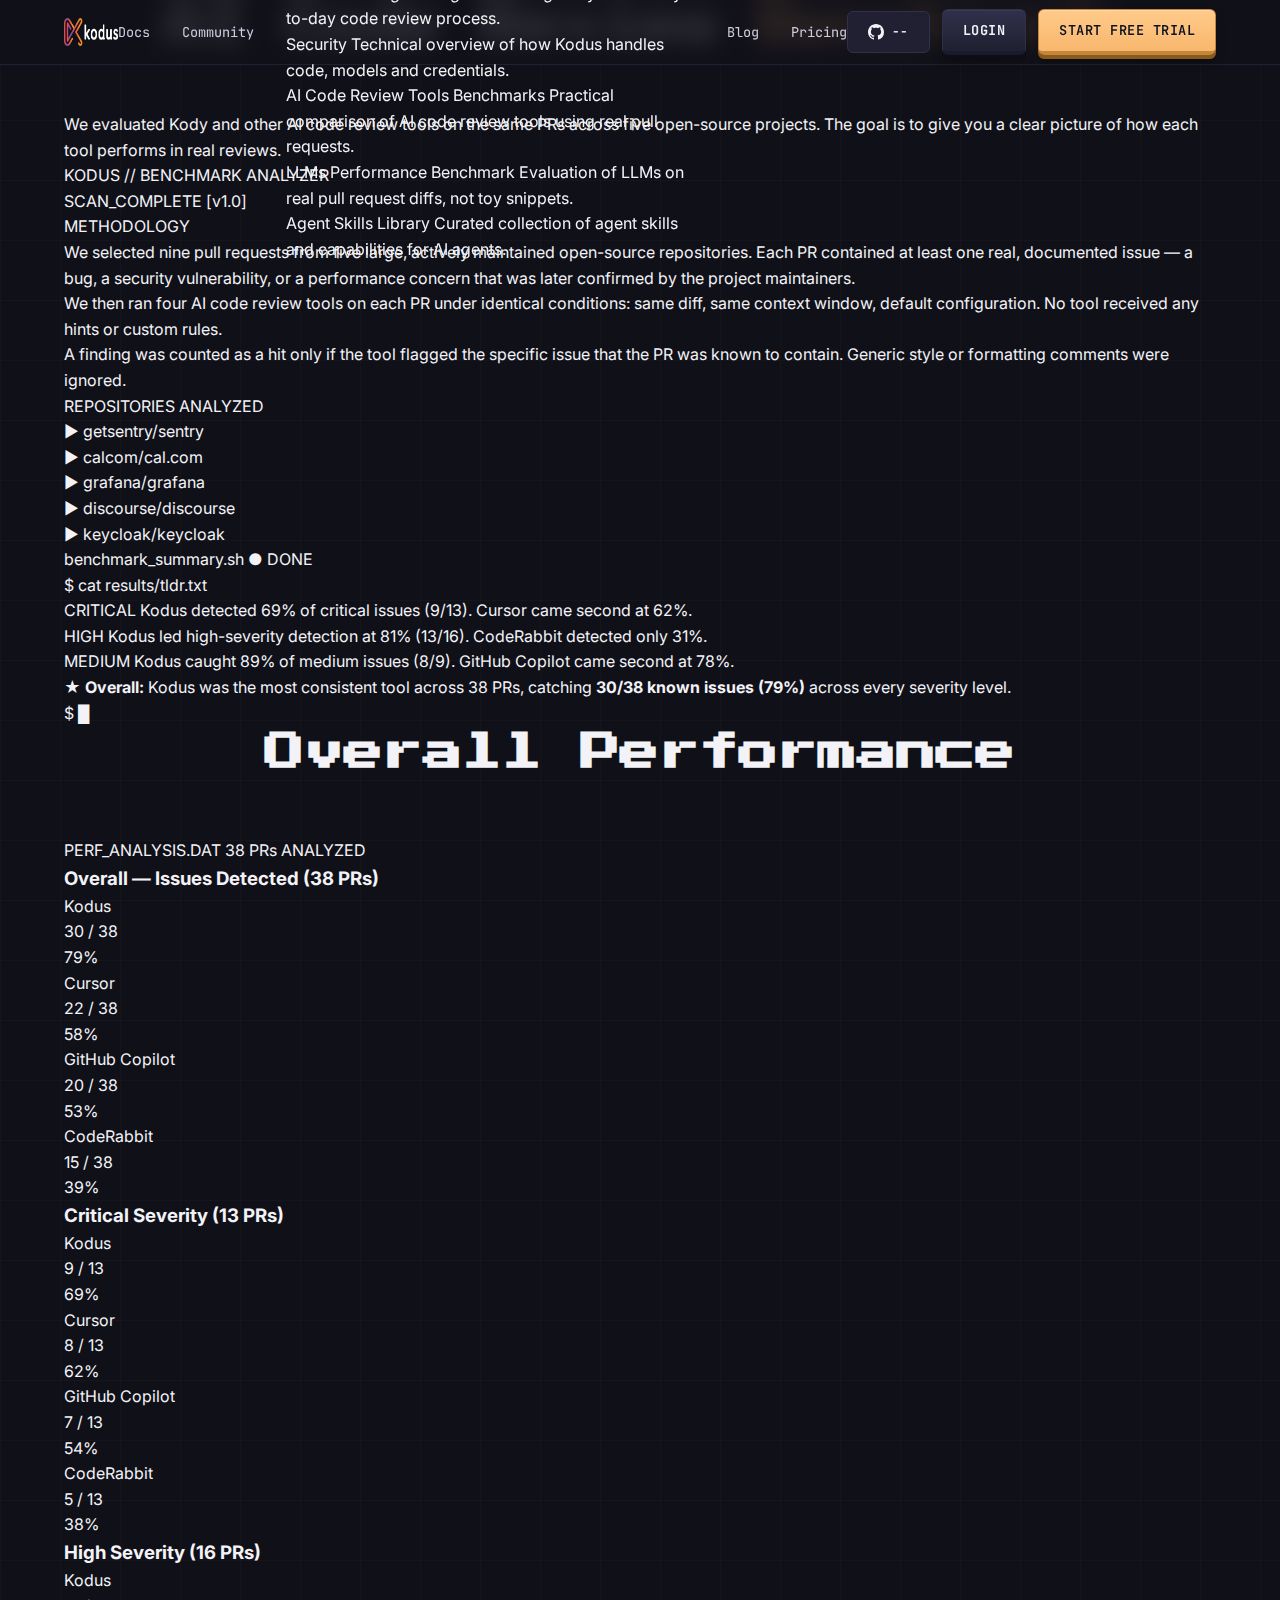
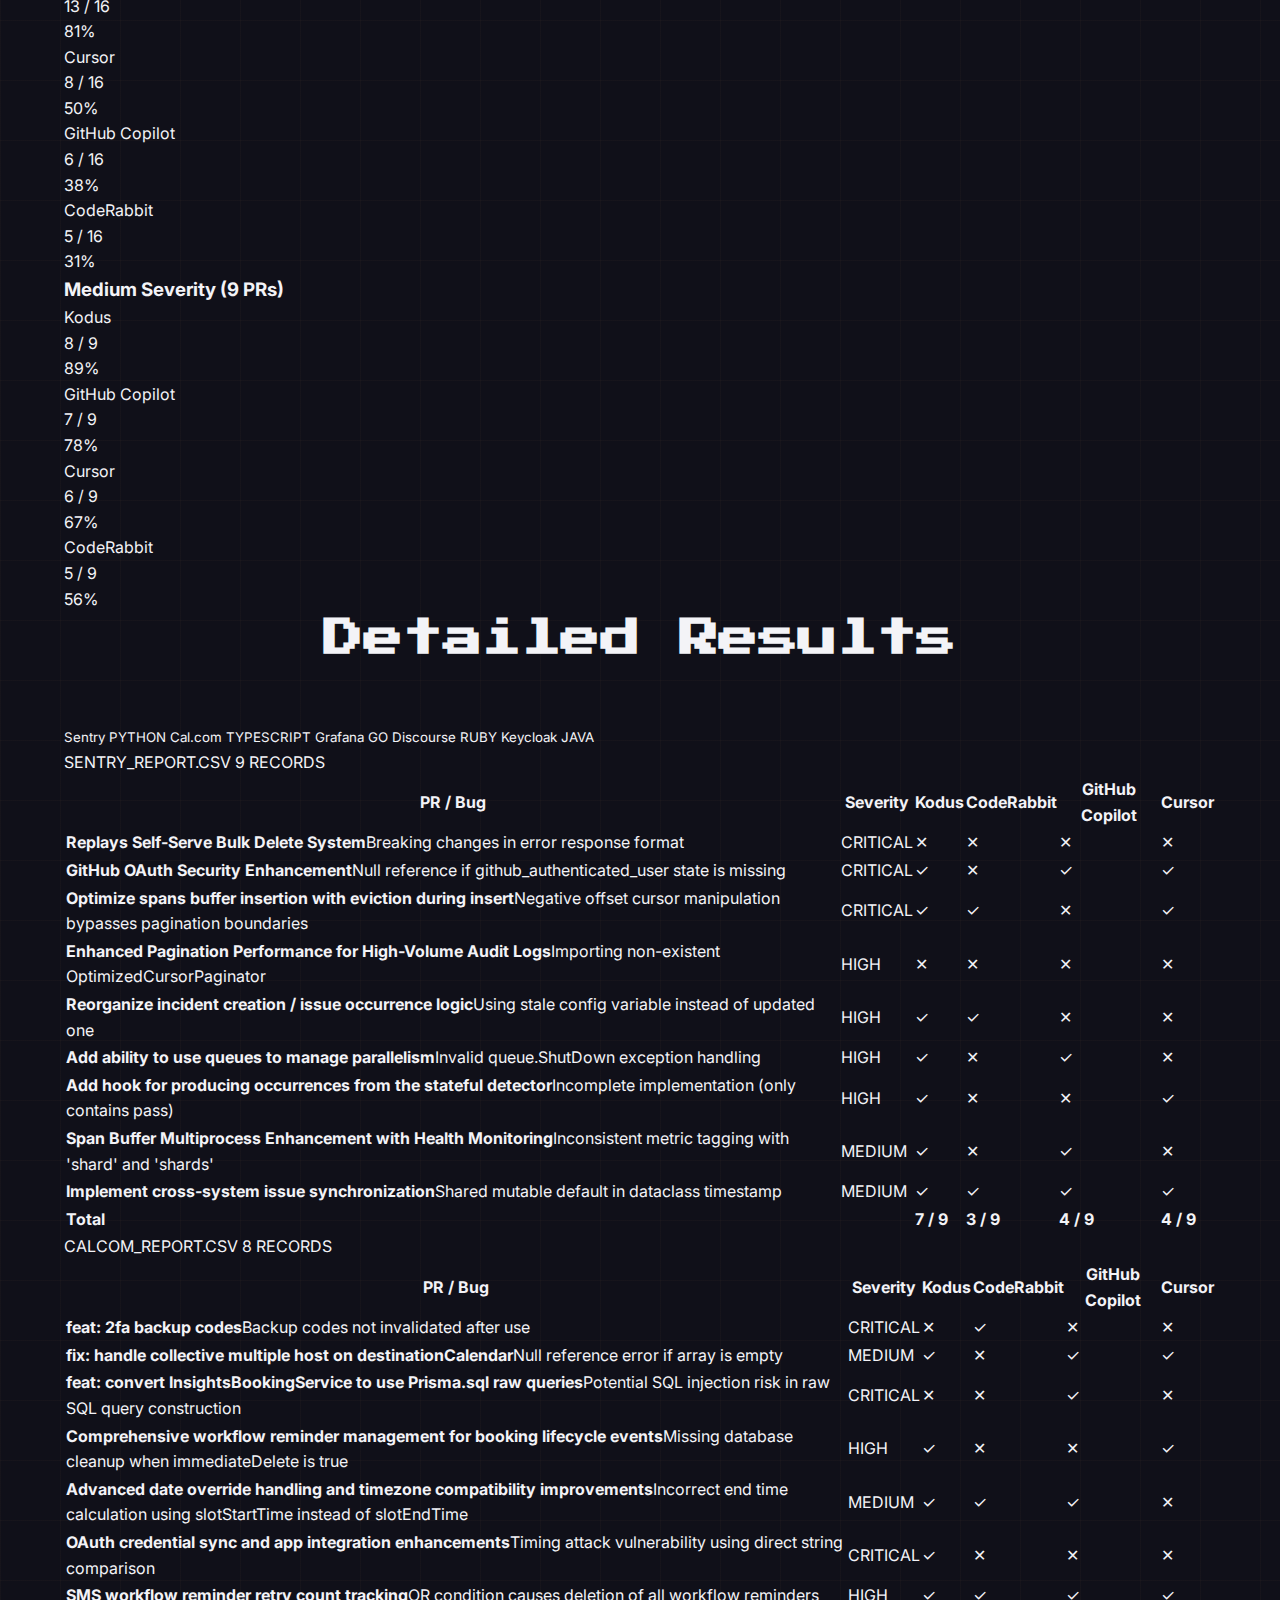
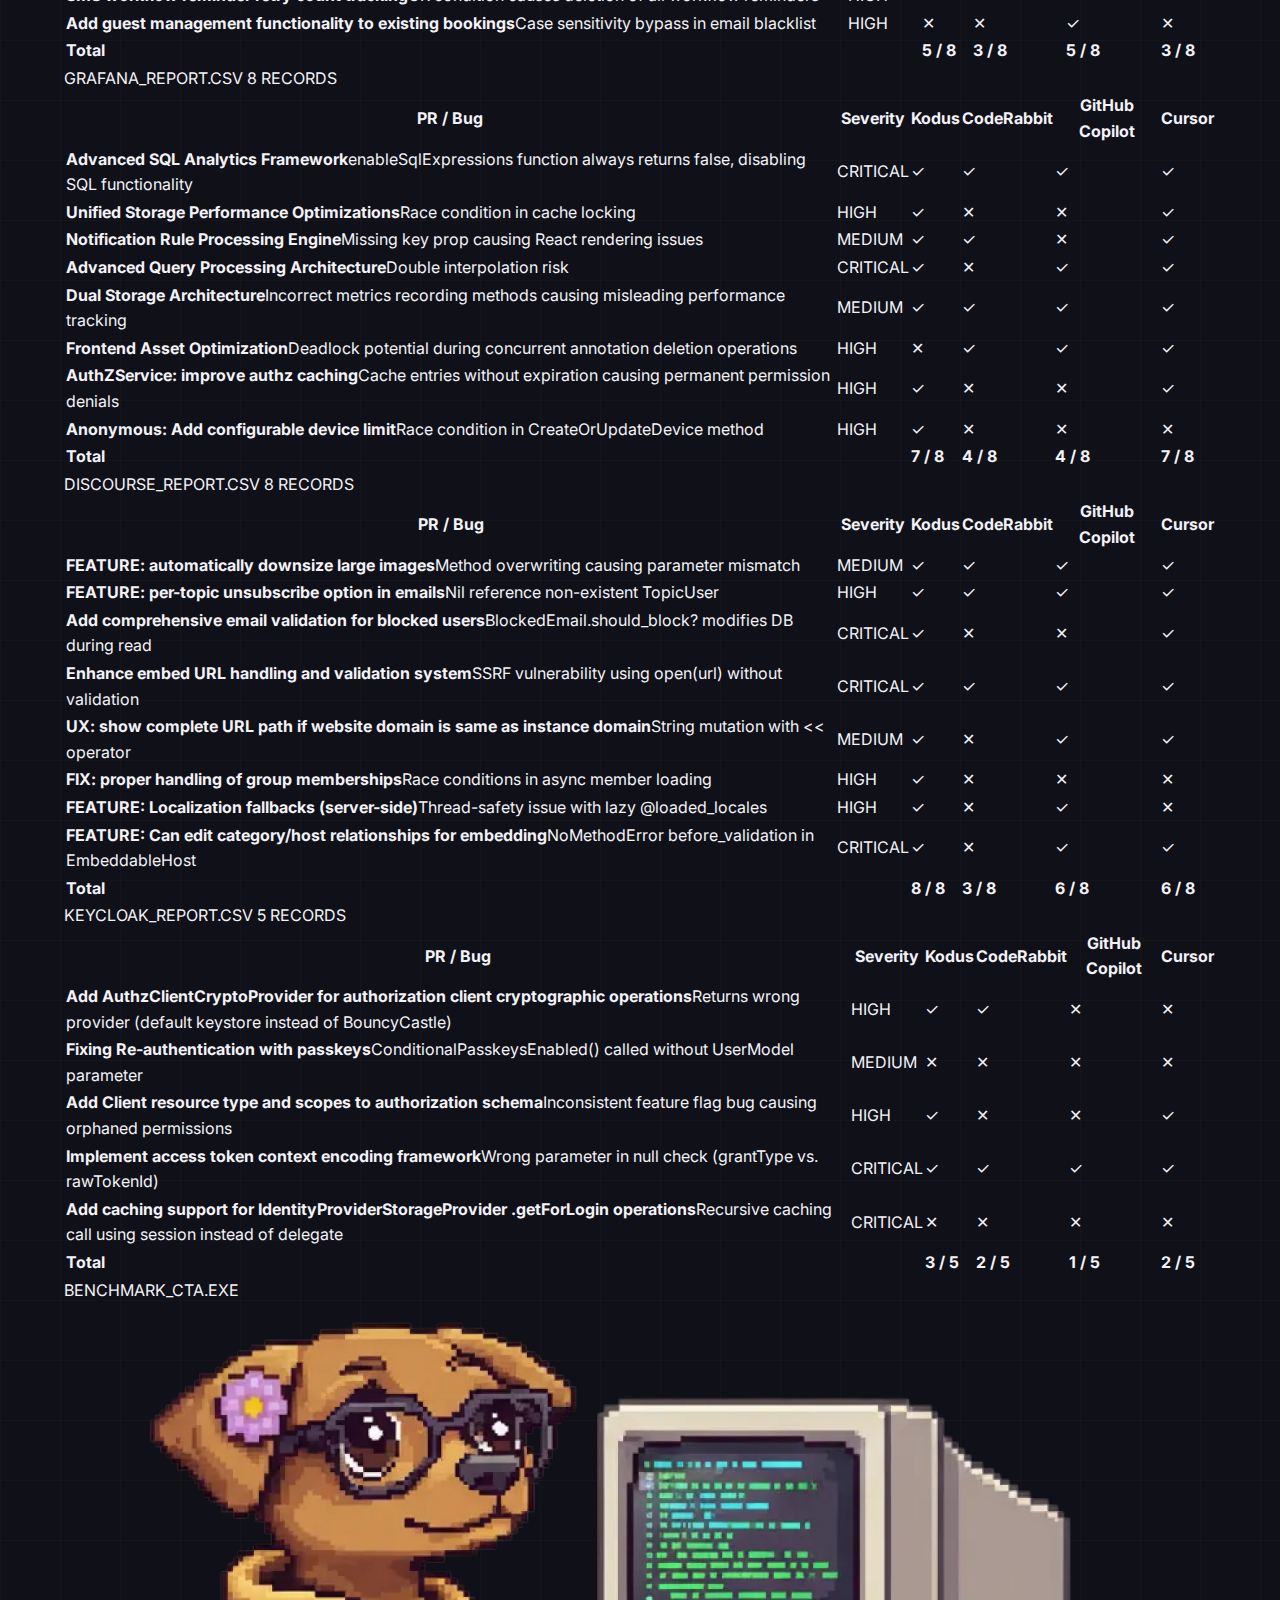
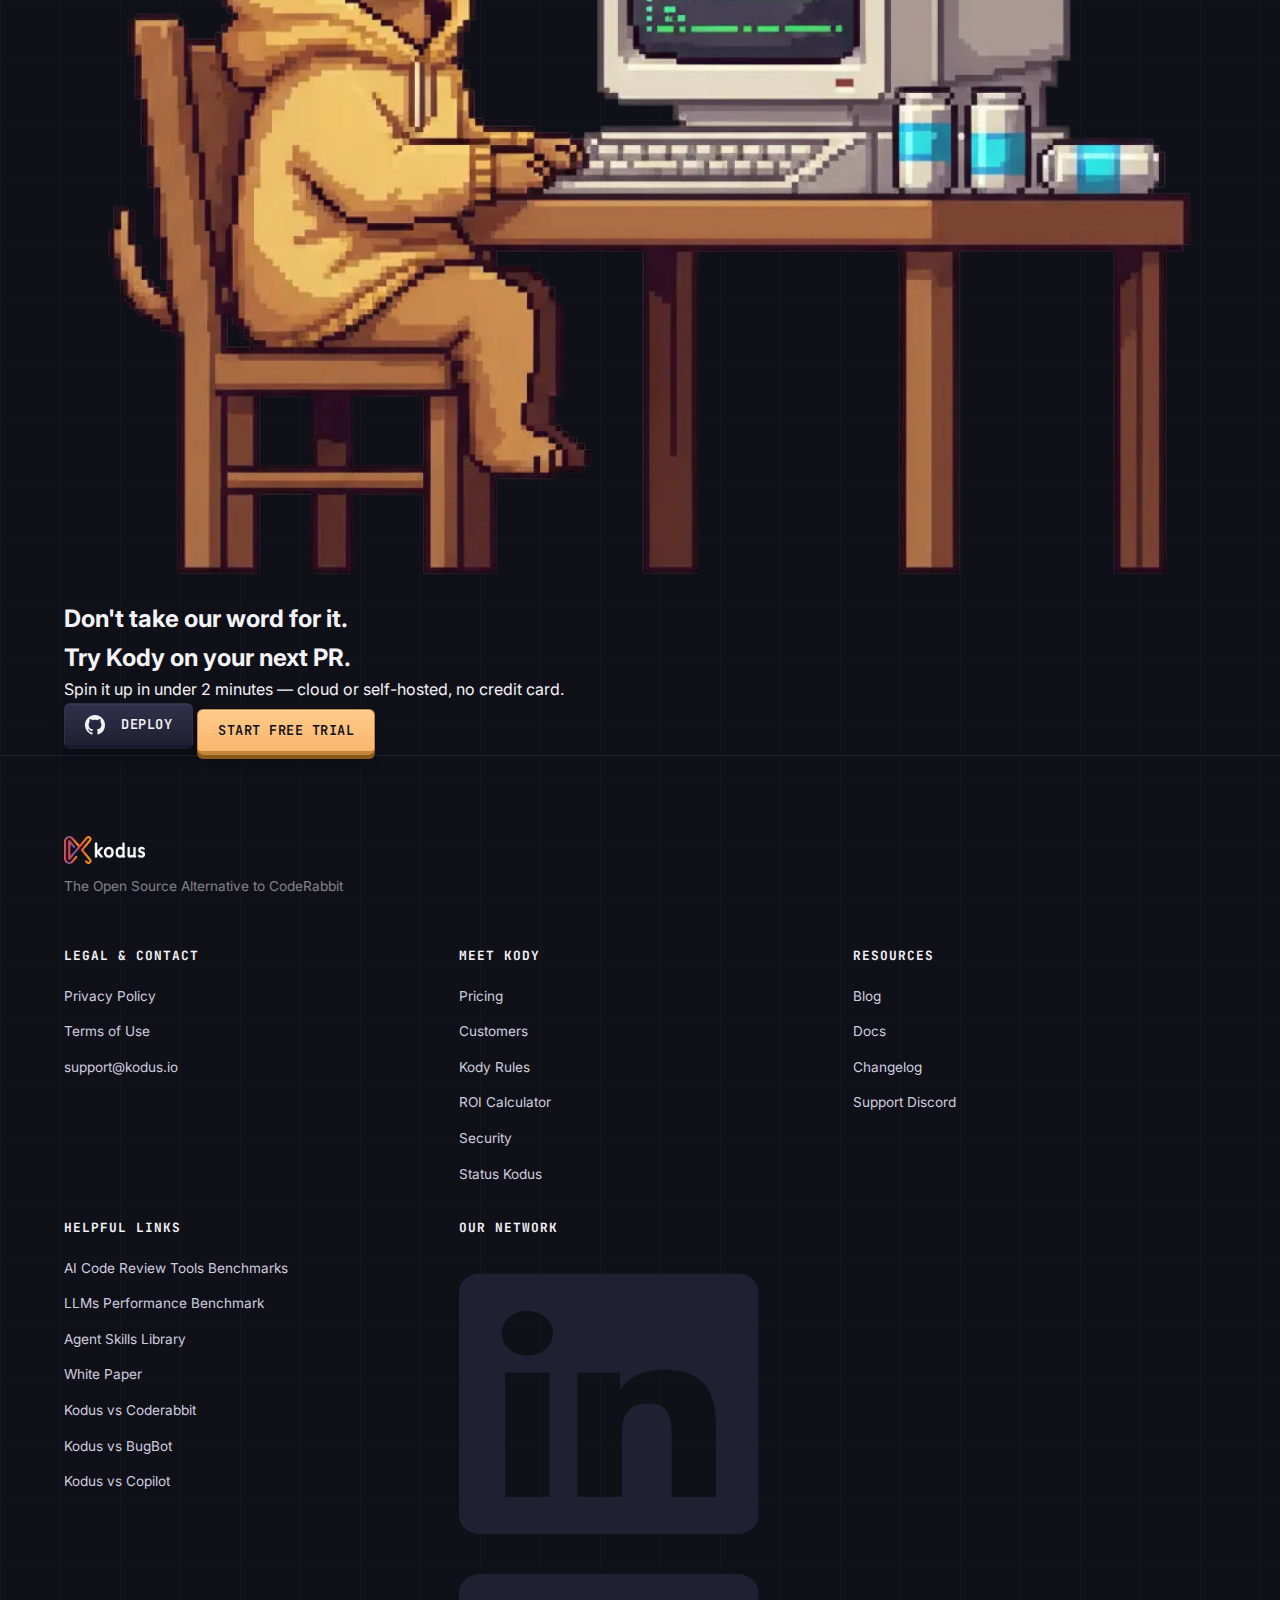
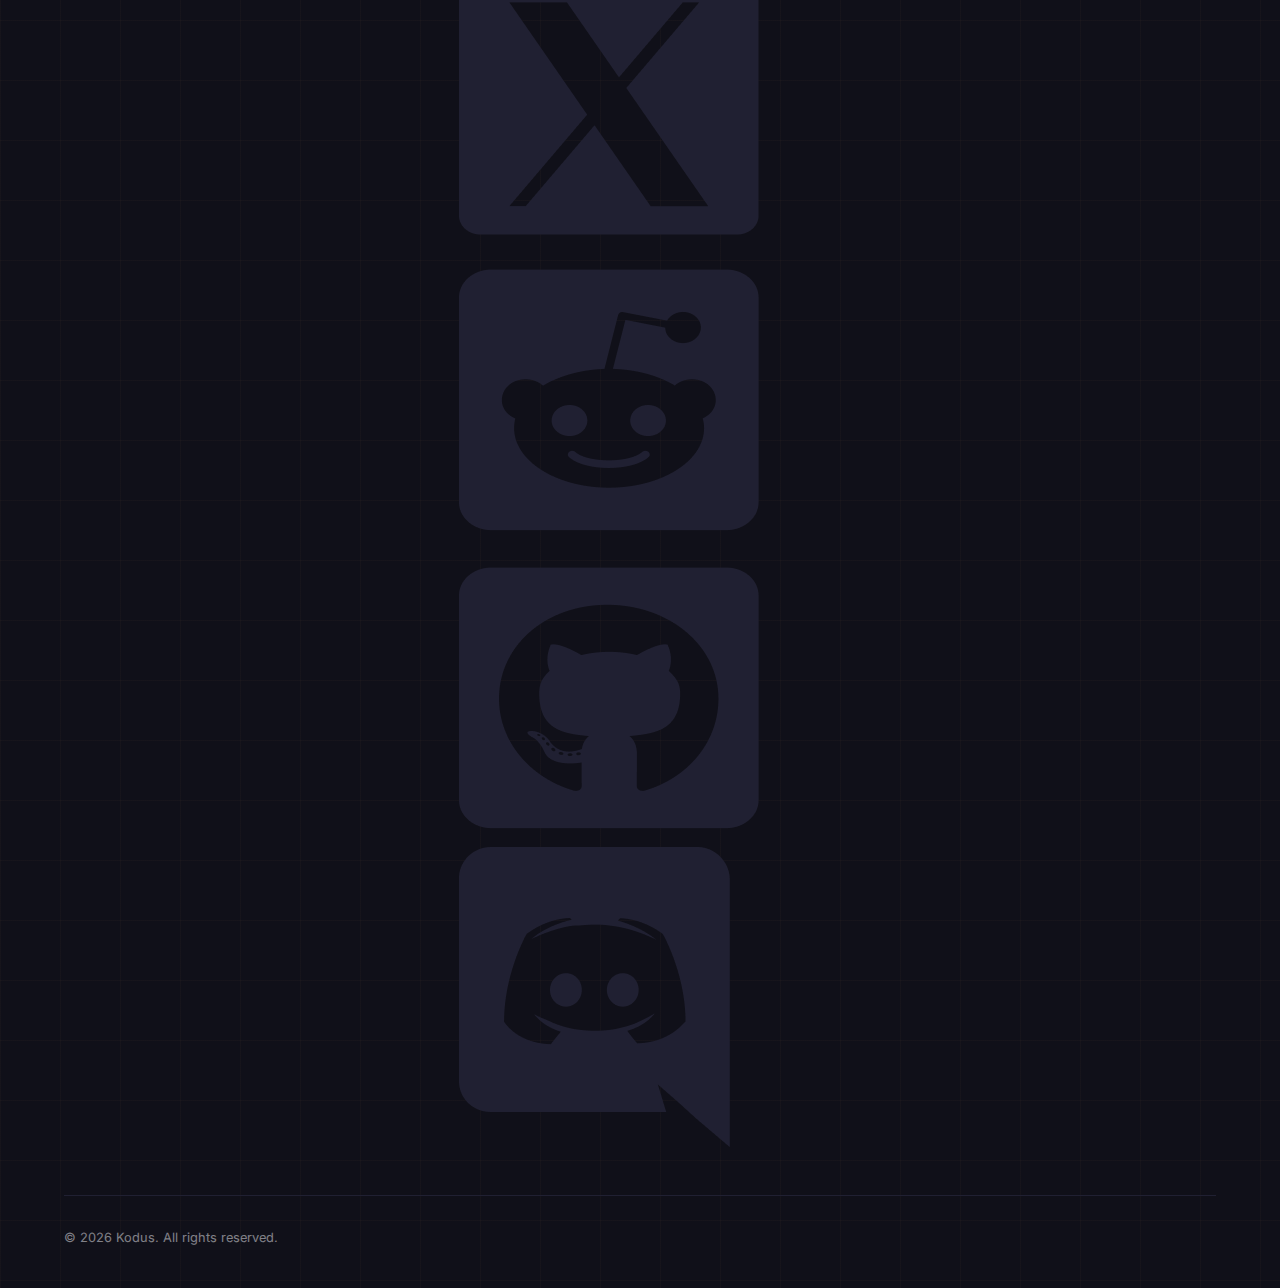
<file: benchmark.html>
<!DOCTYPE html>
<html lang="en">
<head>
  <meta charset="UTF-8">
  <meta name="viewport" content="width=device-width, initial-scale=1.0">
  <title>AI Code Review Benchmark — Kodus</title>
  <meta name="description" content="We evaluated Kody and other AI code review tools on the same PRs across five open-source projects. See how each tool performs in real reviews.">
  <meta name="keywords" content="AI Code Review, Coderabbit alternative, Open Source AI Code Review">
  <link rel="canonical" href="https://kodus.io/en/benchmark-ai-code-review/">
  <meta property="og:locale" content="en_US">
  <meta property="og:type" content="website">
  <meta property="og:site_name" content="Kodus">
  <meta property="og:title" content="AI Code Review Benchmark — Kodus">
  <meta property="og:description" content="We evaluated Kody and other AI code review tools on the same PRs across five open-source projects. See how each tool performs in real reviews.">
  <meta property="og:url" content="https://kodus.io/en/benchmark-ai-code-review/">
  <meta property="og:image" content="https://kodus.io/assets/img/kodus_dark.png">
  <meta property="og:image:alt" content="Kodus">
  <meta name="twitter:card" content="summary_large_image">
  <meta name="twitter:title" content="AI Code Review Benchmark — Kodus">
  <meta name="twitter:description" content="We evaluated Kody and other AI code review tools on the same PRs across five open-source projects. See how each tool performs in real reviews.">
  <meta name="twitter:image" content="https://kodus.io/assets/img/kodus_dark.png">
  <script type="application/ld+json">
    {
      "@context": "https://schema.org",
      "@type": "WebPage",
      "name": "AI Code Review Benchmark — Kodus",
      "description": "We evaluated Kody and other AI code review tools on the same PRs across five open-source projects. See how each tool performs in real reviews.",
      "url": "https://kodus.io/en/benchmark-ai-code-review/",
      "inLanguage": "en",
      "isPartOf": {
        "@type": "WebSite",
        "name": "Kodus",
        "url": "https://kodus.io/en/"
      }
    }
  </script>
  <link rel="stylesheet" href="styles.css">

  <link rel="preconnect" href="https://fonts.googleapis.com">
  <link rel="preconnect" href="https://fonts.gstatic.com" crossorigin>
  <link href="https://fonts.googleapis.com/css2?family=JetBrains+Mono:wght@400;500;600;700;800&family=Inter:wght@400;500;600;700&family=Press+Start+2P&display=swap" rel="stylesheet">
</head>
<body class="benchmark-page">

  <!-- ========== HEADER / NAV ========== -->
  <header class="header" id="header">
    <nav class="nav container">
      <a href="/" class="nav__logo">
        <img src="assets/img/kodus_dark.png" alt="Kodus" class="nav__logo-img">
      </a>

      <ul class="nav__links" id="navLinks">
        <li><a href="https://docs.kodus.io/how_to_use/en/overview" class="nav__link nav__link--external" target="_blank" rel="noopener">Docs</a></li>
        <li><a href="https://discord.gg/TFZBRk9fT6" class="nav__link nav__link--external" target="_blank" rel="noopener">Community</a></li>
        <li class="nav__dropdown">
          <a href="#" class="nav__link">Resources <span class="nav__chevron">&#9662;</span></a>
          <ul class="nav__dropdown-menu">
            <li>
              <a href="https://kodus.io/en/code-review-rules/">
                <span class="nav__item-title">Kody Rules</span>
                <span class="nav__item-desc">Library of production tested review rules for real world codebases.</span>
              </a>
            </li>
            <li>
              <a href="https://kodus.io/en/changelog-en/">
                <span class="nav__item-title">Changelog</span>
                <span class="nav__item-desc">Detailed release notes for every Kodus update.</span>
              </a>
            </li>
            <li>
              <a href="roi.html">
                <span class="nav__item-title">ROI Calculator</span>
                <span class="nav__item-desc">Model driven estimate of the impact of catching issues before they hit production.</span>
              </a>
            </li>
            <li>
              <a href="customers.html">
                <span class="nav__item-title">Customers</span>
                <span class="nav__item-desc">Engineering teams using Kody in their day-to-day code review process.</span>
              </a>
            </li>
            <li>
              <a href="https://docs.kodus.io/how_to_use/en/security/data_usage">
                <span class="nav__item-title">Security</span>
                <span class="nav__item-desc">Technical overview of how Kodus handles code, models and credentials.</span>
              </a>
            </li>
            <li>
              <a href="benchmark.html">
                <span class="nav__item-title">AI Code Review Tools Benchmarks</span>
                <span class="nav__item-desc">Practical comparison of AI code review tools using real pull requests.</span>
              </a>
            </li>
            <li>
              <a href="https://codereviewbench.com/">
                <span class="nav__item-title">LLMs Performance Benchmark</span>
                <span class="nav__item-desc">Evaluation of LLMs on real pull request diffs, not toy snippets.</span>
              </a>
            </li>
            <li>
              <a href="https://ai-skills.io/">
                <span class="nav__item-title">Agent Skills Library</span>
                <span class="nav__item-desc">Curated collection of agent skills and capabilities for AI agents.</span>
              </a>
            </li>
          </ul>
        </li>
        <li><a href="https://kodus.io/en/insights-en/" class="nav__link">Blog</a></li>
        <li><a href="pricing.html" class="nav__link">Pricing</a></li>
      </ul>

      <div class="nav__actions">
        <a href="#" class="btn btn--github">
          <svg width="16" height="16" viewBox="0 0 16 16" fill="currentColor"><path d="M8 0C3.58 0 0 3.58 0 8c0 3.54 2.29 6.53 5.47 7.59.4.07.55-.17.55-.38 0-.19-.01-.82-.01-1.49-2.01.37-2.53-.49-2.69-.94-.09-.23-.48-.94-.82-1.13-.28-.15-.68-.52-.01-.53.63-.01 1.08.58 1.23.82.72 1.21 1.87.87 2.33.66.07-.52.28-.87.51-1.07-1.78-.2-3.64-.89-3.64-3.95 0-.87.31-1.59.82-2.15-.08-.2-.36-1.02.08-2.12 0 0 .67-.21 2.2.82.64-.18 1.32-.27 2-.27.68 0 1.36.09 2 .27 1.53-1.04 2.2-.82 2.2-.82.44 1.1.16 1.92.08 2.12.51.56.82 1.27.82 2.15 0 3.07-1.87 3.75-3.65 3.95.29.25.54.73.54 1.48 0 1.07-.01 1.93-.01 2.2 0 .21.15.46.55.38A8.013 8.013 0 0016 8c0-4.42-3.58-8-8-8z"/></svg>
          <span id="ghStars">--</span>
        </a>
        <a href="https://app.kodus.io/sign-in" class="btn btn--outline-light">Login</a>
        <a href="https://app.kodus.io/sign-up" class="btn btn--primary">Start Free Trial</a>
      </div>

      <button class="nav__hamburger" id="navHamburger" aria-label="Toggle menu">
        <span></span><span></span><span></span>
      </button>
    </nav>
  </header>

  <main>

    <!-- ========== HERO ========== -->
    <section class="bench__hero">
      <div class="container">
        <h1 class="section-title">AI Code Review <span class="highlight">Benchmark</span></h1>
        <p class="bench__hero-sub">We evaluated Kody and other AI code review tools on the same PRs across five open-source projects. The goal is to give you a clear picture of how each tool performs in real reviews.</p>
      </div>
    </section>

    <!-- ========== METHODOLOGY (Industrial Frame) ========== -->
    <section class="bench__method">
      <div class="container">
        <div class="bench__frame">
          <!-- Screws -->
          <span class="bench__screw bench__screw--tl"></span>
          <span class="bench__screw bench__screw--tr"></span>
          <span class="bench__screw bench__screw--bl"></span>
          <span class="bench__screw bench__screw--br"></span>

          <!-- Header bar -->
          <div class="bench__frame-header">
            <div class="bench__frame-brand">
              <span class="bench__frame-logo">KODUS</span>
              <span class="bench__frame-sub">// BENCHMARK ANALYZER</span>
            </div>
            <div class="bench__frame-status">
              <span class="bench__led bench__led--green"></span>
              <span class="bench__frame-status-text">SCAN_COMPLETE [v1.0]</span>
            </div>
          </div>

          <!-- Content grid -->
          <div class="bench__method-grid">
            <!-- Left: methodology text -->
            <div class="bench__method-text">
              <div class="bench__label-bar">
                <span class="bench__label-bar-text">METHODOLOGY</span>
              </div>
              <p>We selected nine pull requests from five large, actively maintained open-source repositories. Each PR contained at least one real, documented issue — a bug, a security vulnerability, or a performance concern that was later confirmed by the project maintainers.</p>
              <p>We then ran four AI code review tools on each PR under identical conditions: same diff, same context window, default configuration. No tool received any hints or custom rules.</p>
              <p>A finding was counted as a hit only if the tool flagged the specific issue that the PR was known to contain. Generic style or formatting comments were ignored.</p>
            </div>

            <!-- Right: repos in monitor screen -->
            <div class="bench__repos-panel">
              <div class="bench__label-bar">
                <span class="bench__label-bar-text">REPOSITORIES ANALYZED</span>
              </div>
              <div class="bench__monitor">
                <div class="bench__monitor-screen">
                  <ul class="bench__repo-list">
                    <li><span class="bench__repo-bullet">&#9654;</span> <a href="https://github.com/getsentry/sentry" target="_blank" rel="noopener">getsentry/sentry</a></li>
                    <li><span class="bench__repo-bullet">&#9654;</span> <a href="https://github.com/calcom/cal.com" target="_blank" rel="noopener">calcom/cal.com</a></li>
                    <li><span class="bench__repo-bullet">&#9654;</span> <a href="https://github.com/grafana/grafana" target="_blank" rel="noopener">grafana/grafana</a></li>
                    <li><span class="bench__repo-bullet">&#9654;</span> <a href="https://github.com/discourse/discourse" target="_blank" rel="noopener">discourse/discourse</a></li>
                    <li><span class="bench__repo-bullet">&#9654;</span> <a href="https://github.com/keycloak/keycloak" target="_blank" rel="noopener">keycloak/keycloak</a></li>
                  </ul>
                  <!-- Scanlines -->
                  <div class="bench__scanlines"></div>
                </div>
              </div>
            </div>
          </div>
        </div>
      </div>
    </section>

    <!-- ========== TL;DR (Terminal Window) ========== -->
    <section class="bench__tldr">
      <div class="container">
        <div class="bench__terminal">
          <!-- Terminal bar -->
          <div class="bench__terminal-bar">
            <div class="bench__terminal-dots">
              <span class="bench__dot bench__dot--red"></span>
              <span class="bench__dot bench__dot--yellow"></span>
              <span class="bench__dot bench__dot--green"></span>
            </div>
            <span class="bench__terminal-title">benchmark_summary.sh</span>
            <span class="bench__terminal-status">&#9679; DONE</span>
          </div>

          <!-- Terminal body -->
          <div class="bench__terminal-body">
            <div class="bench__terminal-line">
              <span class="bench__prompt">$</span>
              <span class="bench__cmd">cat results/tldr.txt</span>
            </div>

            <div class="bench__tldr-output">
              <div class="bench__tldr-row">
                <span class="bench__sev bench__sev--critical">CRITICAL</span>
                <span class="bench__tldr-text">Kodus detected 69% of critical issues (9/13). Cursor came second at 62%.</span>
              </div>
              <div class="bench__tldr-row">
                <span class="bench__sev bench__sev--high">HIGH</span>
                <span class="bench__tldr-text">Kodus led high-severity detection at 81% (13/16). CodeRabbit detected only 31%.</span>
              </div>
              <div class="bench__tldr-row">
                <span class="bench__sev bench__sev--medium">MEDIUM</span>
                <span class="bench__tldr-text">Kodus caught 89% of medium issues (8/9). GitHub Copilot came second at 78%.</span>
              </div>
              <div class="bench__tldr-row">
                <span class="bench__tldr-highlight">&#9733;</span>
                <span class="bench__tldr-text"><strong>Overall:</strong> Kodus was the most consistent tool across 38 PRs, catching <strong>30/38 known issues (79%)</strong> across every severity level.</span>
              </div>
            </div>

            <div class="bench__terminal-line bench__terminal-line--end">
              <span class="bench__prompt">$</span>
              <span class="bench__cursor">&#9608;</span>
            </div>
          </div>
        </div>
      </div>
    </section>

    <!-- ========== PERFORMANCE CHARTS (Monitor Frame) ========== -->
    <section class="bench__charts">
      <div class="container">
        <h2 class="section-title">Overall Performance</h2>

        <div class="bench__charts-frame">
          <div class="bench__charts-bar">
            <div class="bench__terminal-dots">
              <span class="bench__dot bench__dot--red"></span>
              <span class="bench__dot bench__dot--yellow"></span>
              <span class="bench__dot bench__dot--green"></span>
            </div>
            <span class="bench__charts-bar-title">PERF_ANALYSIS.DAT</span>
            <span class="bench__charts-bar-status">38 PRs ANALYZED</span>
          </div>

          <div class="bench__charts-screen">
            <!-- Overall -->
            <div class="bench__chart-group">
              <h3 class="bench__chart-label">Overall — Issues Detected (38 PRs)</h3>
              <div class="bench__bar-row">
                <span class="bench__bar-name">Kodus</span>
                <div class="bench__bar-track"><div class="bench__bar bench__bar--kodus" style="width: 79%;"><span class="bench__bar-val">30 / 38</span></div></div>
                <span class="bench__bar-pct">79%</span>
              </div>
              <div class="bench__bar-row">
                <span class="bench__bar-name">Cursor</span>
                <div class="bench__bar-track"><div class="bench__bar bench__bar--other" style="width: 58%;"><span class="bench__bar-val">22 / 38</span></div></div>
                <span class="bench__bar-pct">58%</span>
              </div>
              <div class="bench__bar-row">
                <span class="bench__bar-name">GitHub Copilot</span>
                <div class="bench__bar-track"><div class="bench__bar bench__bar--other" style="width: 53%;"><span class="bench__bar-val">20 / 38</span></div></div>
                <span class="bench__bar-pct">53%</span>
              </div>
              <div class="bench__bar-row">
                <span class="bench__bar-name">CodeRabbit</span>
                <div class="bench__bar-track"><div class="bench__bar bench__bar--other" style="width: 39%;"><span class="bench__bar-val">15 / 38</span></div></div>
                <span class="bench__bar-pct">39%</span>
              </div>
            </div>

            <!-- Critical -->
            <div class="bench__chart-group">
              <h3 class="bench__chart-label">Critical Severity (13 PRs)</h3>
              <div class="bench__bar-row">
                <span class="bench__bar-name">Kodus</span>
                <div class="bench__bar-track"><div class="bench__bar bench__bar--kodus" style="width: 69%;"><span class="bench__bar-val">9 / 13</span></div></div>
                <span class="bench__bar-pct">69%</span>
              </div>
              <div class="bench__bar-row">
                <span class="bench__bar-name">Cursor</span>
                <div class="bench__bar-track"><div class="bench__bar bench__bar--other" style="width: 62%;"><span class="bench__bar-val">8 / 13</span></div></div>
                <span class="bench__bar-pct">62%</span>
              </div>
              <div class="bench__bar-row">
                <span class="bench__bar-name">GitHub Copilot</span>
                <div class="bench__bar-track"><div class="bench__bar bench__bar--other" style="width: 54%;"><span class="bench__bar-val">7 / 13</span></div></div>
                <span class="bench__bar-pct">54%</span>
              </div>
              <div class="bench__bar-row">
                <span class="bench__bar-name">CodeRabbit</span>
                <div class="bench__bar-track"><div class="bench__bar bench__bar--other" style="width: 38%;"><span class="bench__bar-val">5 / 13</span></div></div>
                <span class="bench__bar-pct">38%</span>
              </div>
            </div>

            <!-- High -->
            <div class="bench__chart-group">
              <h3 class="bench__chart-label">High Severity (16 PRs)</h3>
              <div class="bench__bar-row">
                <span class="bench__bar-name">Kodus</span>
                <div class="bench__bar-track"><div class="bench__bar bench__bar--kodus" style="width: 81%;"><span class="bench__bar-val">13 / 16</span></div></div>
                <span class="bench__bar-pct">81%</span>
              </div>
              <div class="bench__bar-row">
                <span class="bench__bar-name">Cursor</span>
                <div class="bench__bar-track"><div class="bench__bar bench__bar--other" style="width: 50%;"><span class="bench__bar-val">8 / 16</span></div></div>
                <span class="bench__bar-pct">50%</span>
              </div>
              <div class="bench__bar-row">
                <span class="bench__bar-name">GitHub Copilot</span>
                <div class="bench__bar-track"><div class="bench__bar bench__bar--other" style="width: 38%;"><span class="bench__bar-val">6 / 16</span></div></div>
                <span class="bench__bar-pct">38%</span>
              </div>
              <div class="bench__bar-row">
                <span class="bench__bar-name">CodeRabbit</span>
                <div class="bench__bar-track"><div class="bench__bar bench__bar--other" style="width: 31%;"><span class="bench__bar-val">5 / 16</span></div></div>
                <span class="bench__bar-pct">31%</span>
              </div>
            </div>

            <!-- Medium -->
            <div class="bench__chart-group">
              <h3 class="bench__chart-label">Medium Severity (9 PRs)</h3>
              <div class="bench__bar-row">
                <span class="bench__bar-name">Kodus</span>
                <div class="bench__bar-track"><div class="bench__bar bench__bar--kodus" style="width: 89%;"><span class="bench__bar-val">8 / 9</span></div></div>
                <span class="bench__bar-pct">89%</span>
              </div>
              <div class="bench__bar-row">
                <span class="bench__bar-name">GitHub Copilot</span>
                <div class="bench__bar-track"><div class="bench__bar bench__bar--other" style="width: 78%;"><span class="bench__bar-val">7 / 9</span></div></div>
                <span class="bench__bar-pct">78%</span>
              </div>
              <div class="bench__bar-row">
                <span class="bench__bar-name">Cursor</span>
                <div class="bench__bar-track"><div class="bench__bar bench__bar--other" style="width: 67%;"><span class="bench__bar-val">6 / 9</span></div></div>
                <span class="bench__bar-pct">67%</span>
              </div>
              <div class="bench__bar-row">
                <span class="bench__bar-name">CodeRabbit</span>
                <div class="bench__bar-track"><div class="bench__bar bench__bar--other" style="width: 56%;"><span class="bench__bar-val">5 / 9</span></div></div>
                <span class="bench__bar-pct">56%</span>
              </div>
            </div>

            <div class="bench__scanlines"></div>
          </div>
        </div>
      </div>
    </section>

    <!-- ========== DETAILED RESULTS (Tabbed) ========== -->
    <section class="bench__table-section">
      <div class="container">
        <h2 class="section-title">Detailed Results</h2>

        <!-- Tabs -->
        <div class="bench__tabs">
          <button class="bench__tab bench__tab--active" data-tab="sentry">Sentry <span class="bench__tab-lang">PYTHON</span></button>
          <button class="bench__tab" data-tab="calcom">Cal.com <span class="bench__tab-lang">TYPESCRIPT</span></button>
          <button class="bench__tab" data-tab="grafana">Grafana <span class="bench__tab-lang">GO</span></button>
          <button class="bench__tab" data-tab="discourse">Discourse <span class="bench__tab-lang">RUBY</span></button>
          <button class="bench__tab" data-tab="keycloak">Keycloak <span class="bench__tab-lang">JAVA</span></button>
        </div>

        <!-- ===== Sentry ===== -->
        <div class="bench__tab-panel bench__tab-panel--active" id="tab-sentry">
          <div class="bench__table-frame">
            <div class="bench__charts-bar">
              <div class="bench__terminal-dots">
                <span class="bench__dot bench__dot--red"></span>
                <span class="bench__dot bench__dot--yellow"></span>
                <span class="bench__dot bench__dot--green"></span>
              </div>
              <span class="bench__charts-bar-title">SENTRY_REPORT.CSV</span>
              <span class="bench__charts-bar-status">9 RECORDS</span>
            </div>
            <div class="bench__table-wrap">
              <table class="bench__table">
                <thead>
                  <tr>
                    <th class="bench__th-issue">PR / Bug</th>
                    <th class="bench__th-sev">Severity</th>
                    <th>Kodus</th>
                    <th>CodeRabbit</th>
                    <th>GitHub Copilot</th>
                    <th>Cursor</th>
                  </tr>
                </thead>
                <tbody>
                  <tr>
                    <td class="bench__td-issue"><strong>Replays Self-Serve Bulk Delete System</strong><span class="bench__td-desc">Breaking changes in error response format</span></td>
                    <td><span class="bench__sev bench__sev--critical">CRITICAL</span></td>
                    <td class="bench__td-check"><a href="https://github.com/edvaldofreitas/sentry-kodus-review/pull/10" target="_blank" rel="noopener" class="bench__td-link"><span class="bench__miss">&#10005;</span></a></td>
                    <td class="bench__td-check"><a href="https://github.com/ai-code-review-evaluation/sentry-cursor/pull/5" target="_blank" rel="noopener" class="bench__td-link"><span class="bench__miss">&#10005;</span></a></td>
                    <td class="bench__td-check"><a href="https://github.com/ai-code-review-evaluation/sentry-copilot/pull/4" target="_blank" rel="noopener" class="bench__td-link"><span class="bench__miss">&#10005;</span></a></td>
                    <td class="bench__td-check"><a href="https://github.com/ai-code-review-evaluation/sentry-cursor/pull/5" target="_blank" rel="noopener" class="bench__td-link"><span class="bench__miss">&#10005;</span></a></td>
                  </tr>
                  <tr>
                    <td class="bench__td-issue"><strong>GitHub OAuth Security Enhancement</strong><span class="bench__td-desc">Null reference if github_authenticated_user state is missing</span></td>
                    <td><span class="bench__sev bench__sev--critical">CRITICAL</span></td>
                    <td class="bench__td-check"><a href="https://github.com/edvaldofreitas/sentry-kodus-review/pull/9" target="_blank" rel="noopener" class="bench__td-link"><span class="bench__hit">&#10003;</span></a></td>
                    <td class="bench__td-check"><a href="https://github.com/ai-code-review-evaluation/sentry-coderabbit/pull/4" target="_blank" rel="noopener" class="bench__td-link"><span class="bench__miss">&#10005;</span></a></td>
                    <td class="bench__td-check"><a href="https://github.com/ai-code-review-evaluation/sentry-copilot/pull/3" target="_blank" rel="noopener" class="bench__td-link"><span class="bench__hit">&#10003;</span></a></td>
                    <td class="bench__td-check"><a href="https://github.com/ai-code-review-evaluation/sentry-cursor/pull/4" target="_blank" rel="noopener" class="bench__td-link"><span class="bench__hit">&#10003;</span></a></td>
                  </tr>
                  <tr>
                    <td class="bench__td-issue"><strong>Optimize spans buffer insertion with eviction during insert</strong><span class="bench__td-desc">Negative offset cursor manipulation bypasses pagination boundaries</span></td>
                    <td><span class="bench__sev bench__sev--critical">CRITICAL</span></td>
                    <td class="bench__td-check"><a href="https://github.com/kodustech/sentry-kodus/pull/7" target="_blank" rel="noopener" class="bench__td-link"><span class="bench__hit">&#10003;</span></a></td>
                    <td class="bench__td-check"><a href="https://github.com/ai-code-review-evaluation/sentry-coderabbit/pull/2" target="_blank" rel="noopener" class="bench__td-link"><span class="bench__hit">&#10003;</span></a></td>
                    <td class="bench__td-check"><a href="https://github.com/ai-code-review-evaluation/sentry-copilot/pull/10" target="_blank" rel="noopener" class="bench__td-link"><span class="bench__miss">&#10005;</span></a></td>
                    <td class="bench__td-check"><a href="https://github.com/ai-code-review-evaluation/sentry-cursor/pull/2" target="_blank" rel="noopener" class="bench__td-link"><span class="bench__hit">&#10003;</span></a></td>
                  </tr>
                  <tr>
                    <td class="bench__td-issue"><strong>Enhanced Pagination Performance for High-Volume Audit Logs</strong><span class="bench__td-desc">Importing non-existent OptimizedCursorPaginator</span></td>
                    <td><span class="bench__sev bench__sev--high">HIGH</span></td>
                    <td class="bench__td-check"><a href="https://github.com/edvaldofreitas/sentry-kodus-review/pull/1" target="_blank" rel="noopener" class="bench__td-link"><span class="bench__miss">&#10005;</span></a></td>
                    <td class="bench__td-check"><a href="https://github.com/ai-code-review-evaluation/sentry-coderabbit/pull/1" target="_blank" rel="noopener" class="bench__td-link"><span class="bench__miss">&#10005;</span></a></td>
                    <td class="bench__td-check"><a href="https://github.com/ai-code-review-evaluation/sentry-copilot/pull/1" target="_blank" rel="noopener" class="bench__td-link"><span class="bench__miss">&#10005;</span></a></td>
                    <td class="bench__td-check"><a href="https://github.com/ai-code-review-evaluation/sentry-cursor/pull/1" target="_blank" rel="noopener" class="bench__td-link"><span class="bench__miss">&#10005;</span></a></td>
                  </tr>
                  <tr>
                    <td class="bench__td-issue"><strong>Reorganize incident creation / issue occurrence logic</strong><span class="bench__td-desc">Using stale config variable instead of updated one</span></td>
                    <td><span class="bench__sev bench__sev--high">HIGH</span></td>
                    <td class="bench__td-check"><a href="https://github.com/edvaldofreitas/sentry-kodus/pull/27" target="_blank" rel="noopener" class="bench__td-link"><span class="bench__hit">&#10003;</span></a></td>
                    <td class="bench__td-check"><a href="https://github.com/ai-code-review-evaluation/sentry-coderabbit/pull/9" target="_blank" rel="noopener" class="bench__td-link"><span class="bench__hit">&#10003;</span></a></td>
                    <td class="bench__td-check"><a href="https://github.com/ai-code-review-evaluation/sentry-copilot/pull/7" target="_blank" rel="noopener" class="bench__td-link"><span class="bench__miss">&#10005;</span></a></td>
                    <td class="bench__td-check"><a href="https://github.com/ai-code-review-evaluation/sentry-cursor/pull/8" target="_blank" rel="noopener" class="bench__td-link"><span class="bench__miss">&#10005;</span></a></td>
                  </tr>
                  <tr>
                    <td class="bench__td-issue"><strong>Add ability to use queues to manage parallelism</strong><span class="bench__td-desc">Invalid queue.ShutDown exception handling</span></td>
                    <td><span class="bench__sev bench__sev--high">HIGH</span></td>
                    <td class="bench__td-check"><a href="https://github.com/edvaldofreitas/sentry-kodus-review/pull/12" target="_blank" rel="noopener" class="bench__td-link"><span class="bench__hit">&#10003;</span></a></td>
                    <td class="bench__td-check"><a href="https://github.com/ai-code-review-evaluation/sentry-coderabbit/pull/9" target="_blank" rel="noopener" class="bench__td-link"><span class="bench__miss">&#10005;</span></a></td>
                    <td class="bench__td-check"><a href="https://github.com/ai-code-review-evaluation/sentry-copilot/pull/9" target="_blank" rel="noopener" class="bench__td-link"><span class="bench__hit">&#10003;</span></a></td>
                    <td class="bench__td-check"><a href="https://github.com/ai-code-review-evaluation/sentry-cursor/pull/9" target="_blank" rel="noopener" class="bench__td-link"><span class="bench__miss">&#10005;</span></a></td>
                  </tr>
                  <tr>
                    <td class="bench__td-issue"><strong>Add hook for producing occurrences from the stateful detector</strong><span class="bench__td-desc">Incomplete implementation (only contains pass)</span></td>
                    <td><span class="bench__sev bench__sev--high">HIGH</span></td>
                    <td class="bench__td-check"><a href="https://github.com/edvaldofreitas/sentry-kodus-review/pull/13" target="_blank" rel="noopener" class="bench__td-link"><span class="bench__hit">&#10003;</span></a></td>
                    <td class="bench__td-check"><a href="https://github.com/ai-code-review-evaluation/sentry-coderabbit/pull/10" target="_blank" rel="noopener" class="bench__td-link"><span class="bench__miss">&#10005;</span></a></td>
                    <td class="bench__td-check"><a href="https://github.com/ai-code-review-evaluation/sentry-copilot/pull/9" target="_blank" rel="noopener" class="bench__td-link"><span class="bench__miss">&#10005;</span></a></td>
                    <td class="bench__td-check"><a href="https://github.com/ai-code-review-evaluation/sentry-cursor/pull/10" target="_blank" rel="noopener" class="bench__td-link"><span class="bench__hit">&#10003;</span></a></td>
                  </tr>
                  <tr>
                    <td class="bench__td-issue"><strong>Span Buffer Multiprocess Enhancement with Health Monitoring</strong><span class="bench__td-desc">Inconsistent metric tagging with &#x27;shard&#x27; and &#x27;shards&#x27;</span></td>
                    <td><span class="bench__sev bench__sev--medium">MEDIUM</span></td>
                    <td class="bench__td-check"><a href="https://github.com/kodustech/sentry-kodus/pull/9" target="_blank" rel="noopener" class="bench__td-link"><span class="bench__hit">&#10003;</span></a></td>
                    <td class="bench__td-check"><a href="https://github.com/ai-code-review-evaluation/sentry-coderabbit/pull/6" target="_blank" rel="noopener" class="bench__td-link"><span class="bench__miss">&#10005;</span></a></td>
                    <td class="bench__td-check"><a href="https://github.com/ai-code-review-evaluation/sentry-copilot/pull/5" target="_blank" rel="noopener" class="bench__td-link"><span class="bench__hit">&#10003;</span></a></td>
                    <td class="bench__td-check"><a href="https://github.com/ai-code-review-evaluation/sentry-cursor/pull/6" target="_blank" rel="noopener" class="bench__td-link"><span class="bench__miss">&#10005;</span></a></td>
                  </tr>
                  <tr>
                    <td class="bench__td-issue"><strong>Implement cross-system issue synchronization</strong><span class="bench__td-desc">Shared mutable default in dataclass timestamp</span></td>
                    <td><span class="bench__sev bench__sev--medium">MEDIUM</span></td>
                    <td class="bench__td-check"><a href="https://github.com/edvaldofreitas/sentry-kodus-review/pull/18" target="_blank" rel="noopener" class="bench__td-link"><span class="bench__hit">&#10003;</span></a></td>
                    <td class="bench__td-check"><a href="https://github.com/ai-code-review-evaluation/sentry-coderabbit/pull/7" target="_blank" rel="noopener" class="bench__td-link"><span class="bench__hit">&#10003;</span></a></td>
                    <td class="bench__td-check"><a href="https://github.com/ai-code-review-evaluation/sentry-copilot/pull/6" target="_blank" rel="noopener" class="bench__td-link"><span class="bench__hit">&#10003;</span></a></td>
                    <td class="bench__td-check"><a href="https://github.com/ai-code-review-evaluation/sentry-cursor/pull/7" target="_blank" rel="noopener" class="bench__td-link"><span class="bench__hit">&#10003;</span></a></td>
                  </tr>
                </tbody>
                <tfoot>
                  <tr class="bench__totals">
                    <td><strong>Total</strong></td>
                    <td></td>
                    <td><strong class="bench__total--kodus">7 / 9</strong></td>
                    <td><strong>3 / 9</strong></td>
                    <td><strong>4 / 9</strong></td>
                    <td><strong>4 / 9</strong></td>
                  </tr>
                </tfoot>
              </table>
            </div>
          </div>
        </div>

        <!-- ===== Cal.com ===== -->
        <div class="bench__tab-panel" id="tab-calcom">
          <div class="bench__table-frame">
            <div class="bench__charts-bar">
              <div class="bench__terminal-dots">
                <span class="bench__dot bench__dot--red"></span>
                <span class="bench__dot bench__dot--yellow"></span>
                <span class="bench__dot bench__dot--green"></span>
              </div>
              <span class="bench__charts-bar-title">CALCOM_REPORT.CSV</span>
              <span class="bench__charts-bar-status">8 RECORDS</span>
            </div>
            <div class="bench__table-wrap">
              <table class="bench__table">
                <thead>
                  <tr>
                    <th class="bench__th-issue">PR / Bug</th>
                    <th class="bench__th-sev">Severity</th>
                    <th>Kodus</th>
                    <th>CodeRabbit</th>
                    <th>GitHub Copilot</th>
                    <th>Cursor</th>
                  </tr>
                </thead>
                <tbody>
                  <tr>
                    <td class="bench__td-issue"><strong>feat: 2fa backup codes</strong><span class="bench__td-desc">Backup codes not invalidated after use</span></td>
                    <td><span class="bench__sev bench__sev--critical">CRITICAL</span></td>
                    <td class="bench__td-check"><a href="https://github.com/edvaldofreitas/cal.com-kodus/pull/6" target="_blank" rel="noopener" class="bench__td-link"><span class="bench__miss">&#10005;</span></a></td>
                    <td class="bench__td-check"><a href="https://github.com/ai-code-review-evaluation/cal.com-coderabbit/pull/3" target="_blank" rel="noopener" class="bench__td-link"><span class="bench__hit">&#10003;</span></a></td>
                    <td class="bench__td-check"><a href="https://github.com/ai-code-review-evaluation/cal.com-copilot/pull/3" target="_blank" rel="noopener" class="bench__td-link"><span class="bench__miss">&#10005;</span></a></td>
                    <td class="bench__td-check"><a href="https://github.com/ai-code-review-evaluation/cal.com-cursor/pull/3" target="_blank" rel="noopener" class="bench__td-link"><span class="bench__miss">&#10005;</span></a></td>
                  </tr>
                  <tr>
                    <td class="bench__td-issue"><strong>fix: handle collective multiple host on destinationCalendar</strong><span class="bench__td-desc">Null reference error if array is empty</span></td>
                    <td><span class="bench__sev bench__sev--medium">MEDIUM</span></td>
                    <td class="bench__td-check"><a href="https://github.com/edvaldofreitas/cal.com-kodus/pull/14" target="_blank" rel="noopener" class="bench__td-link"><span class="bench__hit">&#10003;</span></a></td>
                    <td class="bench__td-check"><a href="https://github.com/ai-code-review-evaluation/cal.com-coderabbit/pull/4" target="_blank" rel="noopener" class="bench__td-link"><span class="bench__miss">&#10005;</span></a></td>
                    <td class="bench__td-check"><a href="https://github.com/ai-code-review-evaluation/cal.com-copilot/pull/4" target="_blank" rel="noopener" class="bench__td-link"><span class="bench__hit">&#10003;</span></a></td>
                    <td class="bench__td-check"><a href="https://github.com/ai-code-review-evaluation/cal.com-cursor/pull/4" target="_blank" rel="noopener" class="bench__td-link"><span class="bench__hit">&#10003;</span></a></td>
                  </tr>
                  <tr>
                    <td class="bench__td-issue"><strong>feat: convert InsightsBookingService to use Prisma.sql raw queries</strong><span class="bench__td-desc">Potential SQL injection risk in raw SQL query construction</span></td>
                    <td><span class="bench__sev bench__sev--critical">CRITICAL</span></td>
                    <td class="bench__td-check"><a href="https://github.com/edvaldofreitas/cal.com-kodus/pull/8" target="_blank" rel="noopener" class="bench__td-link"><span class="bench__miss">&#10005;</span></a></td>
                    <td class="bench__td-check"><a href="https://github.com/ai-code-review-evaluation/cal.com-coderabbit/pull/5" target="_blank" rel="noopener" class="bench__td-link"><span class="bench__miss">&#10005;</span></a></td>
                    <td class="bench__td-check"><a href="https://github.com/ai-code-review-evaluation/cal.com-copilot/pull/5" target="_blank" rel="noopener" class="bench__td-link"><span class="bench__hit">&#10003;</span></a></td>
                    <td class="bench__td-check"><a href="https://github.com/ai-code-review-evaluation/cal.com-cursor/pull/5" target="_blank" rel="noopener" class="bench__td-link"><span class="bench__miss">&#10005;</span></a></td>
                  </tr>
                  <tr>
                    <td class="bench__td-issue"><strong>Comprehensive workflow reminder management for booking lifecycle events</strong><span class="bench__td-desc">Missing database cleanup when immediateDelete is true</span></td>
                    <td><span class="bench__sev bench__sev--high">HIGH</span></td>
                    <td class="bench__td-check"><a href="https://github.com/edvaldofreitas/cal.com-kodus/pull/9" target="_blank" rel="noopener" class="bench__td-link"><span class="bench__hit">&#10003;</span></a></td>
                    <td class="bench__td-check"><a href="https://github.com/ai-code-review-evaluation/cal.com-coderabbit/pull/6" target="_blank" rel="noopener" class="bench__td-link"><span class="bench__miss">&#10005;</span></a></td>
                    <td class="bench__td-check"><a href="https://github.com/ai-code-review-evaluation/cal.com-copilot/pull/6" target="_blank" rel="noopener" class="bench__td-link"><span class="bench__miss">&#10005;</span></a></td>
                    <td class="bench__td-check"><a href="https://github.com/ai-code-review-evaluation/cal.com-cursor/pull/6" target="_blank" rel="noopener" class="bench__td-link"><span class="bench__hit">&#10003;</span></a></td>
                  </tr>
                  <tr>
                    <td class="bench__td-issue"><strong>Advanced date override handling and timezone compatibility improvements</strong><span class="bench__td-desc">Incorrect end time calculation using slotStartTime instead of slotEndTime</span></td>
                    <td><span class="bench__sev bench__sev--medium">MEDIUM</span></td>
                    <td class="bench__td-check"><a href="https://github.com/edvaldofreitas/cal.com-kodus/pull/10" target="_blank" rel="noopener" class="bench__td-link"><span class="bench__hit">&#10003;</span></a></td>
                    <td class="bench__td-check"><a href="https://github.com/ai-code-review-evaluation/cal.com-coderabbit/pull/7" target="_blank" rel="noopener" class="bench__td-link"><span class="bench__hit">&#10003;</span></a></td>
                    <td class="bench__td-check"><a href="https://github.com/ai-code-review-evaluation/cal.com-copilot/pull/7" target="_blank" rel="noopener" class="bench__td-link"><span class="bench__hit">&#10003;</span></a></td>
                    <td class="bench__td-check"><a href="https://github.com/ai-code-review-evaluation/cal.com-cursor/pull/7" target="_blank" rel="noopener" class="bench__td-link"><span class="bench__miss">&#10005;</span></a></td>
                  </tr>
                  <tr>
                    <td class="bench__td-issue"><strong>OAuth credential sync and app integration enhancements</strong><span class="bench__td-desc">Timing attack vulnerability using direct string comparison</span></td>
                    <td><span class="bench__sev bench__sev--critical">CRITICAL</span></td>
                    <td class="bench__td-check"><a href="https://github.com/kodustech/cal.com-kodus/pull/1" target="_blank" rel="noopener" class="bench__td-link"><span class="bench__hit">&#10003;</span></a></td>
                    <td class="bench__td-check"><a href="https://github.com/ai-code-review-evaluation/cal.com-coderabbit/pull/8" target="_blank" rel="noopener" class="bench__td-link"><span class="bench__miss">&#10005;</span></a></td>
                    <td class="bench__td-check"><a href="https://github.com/ai-code-review-evaluation/cal.com-copilot/pull/8" target="_blank" rel="noopener" class="bench__td-link"><span class="bench__miss">&#10005;</span></a></td>
                    <td class="bench__td-check"><a href="https://github.com/ai-code-review-evaluation/cal.com-cursor/pull/8" target="_blank" rel="noopener" class="bench__td-link"><span class="bench__miss">&#10005;</span></a></td>
                  </tr>
                  <tr>
                    <td class="bench__td-issue"><strong>SMS workflow reminder retry count tracking</strong><span class="bench__td-desc">OR condition causes deletion of all workflow reminders</span></td>
                    <td><span class="bench__sev bench__sev--high">HIGH</span></td>
                    <td class="bench__td-check"><a href="https://github.com/edvaldofreitas/cal.com-kodus/pull/12" target="_blank" rel="noopener" class="bench__td-link"><span class="bench__hit">&#10003;</span></a></td>
                    <td class="bench__td-check"><a href="https://github.com/ai-code-review-evaluation/cal.com-coderabbit/pull/9" target="_blank" rel="noopener" class="bench__td-link"><span class="bench__hit">&#10003;</span></a></td>
                    <td class="bench__td-check"><a href="https://github.com/ai-code-review-evaluation/cal.com-copilot/pull/9" target="_blank" rel="noopener" class="bench__td-link"><span class="bench__hit">&#10003;</span></a></td>
                    <td class="bench__td-check"><a href="https://github.com/ai-code-review-evaluation/cal.com-cursor/pull/9" target="_blank" rel="noopener" class="bench__td-link"><span class="bench__hit">&#10003;</span></a></td>
                  </tr>
                  <tr>
                    <td class="bench__td-issue"><strong>Add guest management functionality to existing bookings</strong><span class="bench__td-desc">Case sensitivity bypass in email blacklist</span></td>
                    <td><span class="bench__sev bench__sev--high">HIGH</span></td>
                    <td class="bench__td-check"><a href="https://github.com/edvaldofreitas/cal.com-kodus/pull/13" target="_blank" rel="noopener" class="bench__td-link"><span class="bench__miss">&#10005;</span></a></td>
                    <td class="bench__td-check"><a href="https://github.com/ai-code-review-evaluation/cal.com-coderabbit/pull/10" target="_blank" rel="noopener" class="bench__td-link"><span class="bench__miss">&#10005;</span></a></td>
                    <td class="bench__td-check"><a href="https://github.com/ai-code-review-evaluation/cal.com-copilot/pull/10" target="_blank" rel="noopener" class="bench__td-link"><span class="bench__hit">&#10003;</span></a></td>
                    <td class="bench__td-check"><a href="https://github.com/ai-code-review-evaluation/cal.com-cursor/pull/10" target="_blank" rel="noopener" class="bench__td-link"><span class="bench__miss">&#10005;</span></a></td>
                  </tr>
                </tbody>
                <tfoot>
                  <tr class="bench__totals">
                    <td><strong>Total</strong></td>
                    <td></td>
                    <td><strong class="bench__total--kodus">5 / 8</strong></td>
                    <td><strong>3 / 8</strong></td>
                    <td><strong>5 / 8</strong></td>
                    <td><strong>3 / 8</strong></td>
                  </tr>
                </tfoot>
              </table>
            </div>
          </div>
        </div>

        <!-- ===== Grafana ===== -->
        <div class="bench__tab-panel" id="tab-grafana">
          <div class="bench__table-frame">
            <div class="bench__charts-bar">
              <div class="bench__terminal-dots">
                <span class="bench__dot bench__dot--red"></span>
                <span class="bench__dot bench__dot--yellow"></span>
                <span class="bench__dot bench__dot--green"></span>
              </div>
              <span class="bench__charts-bar-title">GRAFANA_REPORT.CSV</span>
              <span class="bench__charts-bar-status">8 RECORDS</span>
            </div>
            <div class="bench__table-wrap">
              <table class="bench__table">
                <thead>
                  <tr>
                    <th class="bench__th-issue">PR / Bug</th>
                    <th class="bench__th-sev">Severity</th>
                    <th>Kodus</th>
                    <th>CodeRabbit</th>
                    <th>GitHub Copilot</th>
                    <th>Cursor</th>
                  </tr>
                </thead>
                <tbody>
                  <tr>
                    <td class="bench__td-issue"><strong>Advanced SQL Analytics Framework</strong><span class="bench__td-desc">enableSqlExpressions function always returns false, disabling SQL functionality</span></td>
                    <td><span class="bench__sev bench__sev--critical">CRITICAL</span></td>
                    <td class="bench__td-check"><a href="https://github.com/edvaldofreitas/grafana-kodus/pull/14" target="_blank" rel="noopener" class="bench__td-link"><span class="bench__hit">&#10003;</span></a></td>
                    <td class="bench__td-check"><a href="https://github.com/ai-code-review-evaluation/grafana-coderabbit/pull/9" target="_blank" rel="noopener" class="bench__td-link"><span class="bench__hit">&#10003;</span></a></td>
                    <td class="bench__td-check"><a href="https://github.com/ai-code-review-evaluation/grafana-copilot/pull/9" target="_blank" rel="noopener" class="bench__td-link"><span class="bench__hit">&#10003;</span></a></td>
                    <td class="bench__td-check"><a href="https://github.com/ai-code-review-evaluation/grafana-cursor/pull/9" target="_blank" rel="noopener" class="bench__td-link"><span class="bench__hit">&#10003;</span></a></td>
                  </tr>
                  <tr>
                    <td class="bench__td-issue"><strong>Unified Storage Performance Optimizations</strong><span class="bench__td-desc">Race condition in cache locking</span></td>
                    <td><span class="bench__sev bench__sev--high">HIGH</span></td>
                    <td class="bench__td-check"><a href="https://github.com/edvaldofreitas/grafana-kodus/pull/15" target="_blank" rel="noopener" class="bench__td-link"><span class="bench__hit">&#10003;</span></a></td>
                    <td class="bench__td-check"><a href="https://github.com/ai-code-review-evaluation/grafana-coderabbit/pull/10" target="_blank" rel="noopener" class="bench__td-link"><span class="bench__miss">&#10005;</span></a></td>
                    <td class="bench__td-check"><a href="https://github.com/ai-code-review-evaluation/grafana-copilot/pull/10" target="_blank" rel="noopener" class="bench__td-link"><span class="bench__miss">&#10005;</span></a></td>
                    <td class="bench__td-check"><a href="https://github.com/ai-code-review-evaluation/grafana-cursor/pull/10" target="_blank" rel="noopener" class="bench__td-link"><span class="bench__hit">&#10003;</span></a></td>
                  </tr>
                  <tr>
                    <td class="bench__td-issue"><strong>Notification Rule Processing Engine</strong><span class="bench__td-desc">Missing key prop causing React rendering issues</span></td>
                    <td><span class="bench__sev bench__sev--medium">MEDIUM</span></td>
                    <td class="bench__td-check"><a href="https://github.com/edvaldofreitas/grafana-kodus/pull/11" target="_blank" rel="noopener" class="bench__td-link"><span class="bench__hit">&#10003;</span></a></td>
                    <td class="bench__td-check"><a href="https://github.com/ai-code-review-evaluation/grafana-coderabbit/pull/5" target="_blank" rel="noopener" class="bench__td-link"><span class="bench__hit">&#10003;</span></a></td>
                    <td class="bench__td-check"><a href="https://github.com/ai-code-review-evaluation/grafana-copilot/pull/5" target="_blank" rel="noopener" class="bench__td-link"><span class="bench__miss">&#10005;</span></a></td>
                    <td class="bench__td-check"><a href="https://github.com/ai-code-review-evaluation/grafana-cursor/pull/5" target="_blank" rel="noopener" class="bench__td-link"><span class="bench__hit">&#10003;</span></a></td>
                  </tr>
                  <tr>
                    <td class="bench__td-issue"><strong>Advanced Query Processing Architecture</strong><span class="bench__td-desc">Double interpolation risk</span></td>
                    <td><span class="bench__sev bench__sev--critical">CRITICAL</span></td>
                    <td class="bench__td-check"><a href="https://github.com/kodustech/grafana-kodus/pull/1" target="_blank" rel="noopener" class="bench__td-link"><span class="bench__hit">&#10003;</span></a></td>
                    <td class="bench__td-check"><a href="https://github.com/ai-code-review-evaluation/grafana-coderabbit/pull/4" target="_blank" rel="noopener" class="bench__td-link"><span class="bench__miss">&#10005;</span></a></td>
                    <td class="bench__td-check"><a href="https://github.com/ai-code-review-evaluation/grafana-copilot/pull/4" target="_blank" rel="noopener" class="bench__td-link"><span class="bench__hit">&#10003;</span></a></td>
                    <td class="bench__td-check"><a href="https://github.com/ai-code-review-evaluation/grafana-cursor/pull/4" target="_blank" rel="noopener" class="bench__td-link"><span class="bench__hit">&#10003;</span></a></td>
                  </tr>
                  <tr>
                    <td class="bench__td-issue"><strong>Dual Storage Architecture</strong><span class="bench__td-desc">Incorrect metrics recording methods causing misleading performance tracking</span></td>
                    <td><span class="bench__sev bench__sev--medium">MEDIUM</span></td>
                    <td class="bench__td-check"><a href="https://github.com/edvaldofreitas/grafana-kodus/pull/12" target="_blank" rel="noopener" class="bench__td-link"><span class="bench__hit">&#10003;</span></a></td>
                    <td class="bench__td-check"><a href="https://github.com/ai-code-review-evaluation/grafana-coderabbit/pull/6" target="_blank" rel="noopener" class="bench__td-link"><span class="bench__hit">&#10003;</span></a></td>
                    <td class="bench__td-check"><a href="https://github.com/ai-code-review-evaluation/grafana-copilot/pull/6" target="_blank" rel="noopener" class="bench__td-link"><span class="bench__hit">&#10003;</span></a></td>
                    <td class="bench__td-check"><a href="https://github.com/ai-code-review-evaluation/grafana-cursor/pull/6" target="_blank" rel="noopener" class="bench__td-link"><span class="bench__hit">&#10003;</span></a></td>
                  </tr>
                  <tr>
                    <td class="bench__td-issue"><strong>Frontend Asset Optimization</strong><span class="bench__td-desc">Deadlock potential during concurrent annotation deletion operations</span></td>
                    <td><span class="bench__sev bench__sev--high">HIGH</span></td>
                    <td class="bench__td-check"><a href="https://github.com/edvaldofreitas/grafana-kodus/pull/13" target="_blank" rel="noopener" class="bench__td-link"><span class="bench__miss">&#10005;</span></a></td>
                    <td class="bench__td-check"><a href="https://github.com/ai-code-review-evaluation/grafana-coderabbit/pull/8" target="_blank" rel="noopener" class="bench__td-link"><span class="bench__hit">&#10003;</span></a></td>
                    <td class="bench__td-check"><a href="https://github.com/ai-code-review-evaluation/grafana-copilot/pull/8" target="_blank" rel="noopener" class="bench__td-link"><span class="bench__hit">&#10003;</span></a></td>
                    <td class="bench__td-check"><a href="https://github.com/ai-code-review-evaluation/grafana-cursor/pull/8" target="_blank" rel="noopener" class="bench__td-link"><span class="bench__hit">&#10003;</span></a></td>
                  </tr>
                  <tr>
                    <td class="bench__td-issue"><strong>AuthZService: improve authz caching</strong><span class="bench__td-desc">Cache entries without expiration causing permanent permission denials</span></td>
                    <td><span class="bench__sev bench__sev--high">HIGH</span></td>
                    <td class="bench__td-check"><a href="https://github.com/edvaldofreitas/grafana-kodus/pull/8" target="_blank" rel="noopener" class="bench__td-link"><span class="bench__hit">&#10003;</span></a></td>
                    <td class="bench__td-check"><a href="https://github.com/ai-code-review-evaluation/grafana-coderabbit/pull/2" target="_blank" rel="noopener" class="bench__td-link"><span class="bench__miss">&#10005;</span></a></td>
                    <td class="bench__td-check"><a href="https://github.com/ai-code-review-evaluation/grafana-copilot/pull/2" target="_blank" rel="noopener" class="bench__td-link"><span class="bench__miss">&#10005;</span></a></td>
                    <td class="bench__td-check"><a href="https://github.com/ai-code-review-evaluation/grafana-cursor/pull/2" target="_blank" rel="noopener" class="bench__td-link"><span class="bench__hit">&#10003;</span></a></td>
                  </tr>
                  <tr>
                    <td class="bench__td-issue"><strong>Anonymous: Add configurable device limit</strong><span class="bench__td-desc">Race condition in CreateOrUpdateDevice method</span></td>
                    <td><span class="bench__sev bench__sev--high">HIGH</span></td>
                    <td class="bench__td-check"><a href="https://github.com/edvaldofreitas/grafana-kodus/pull/7" target="_blank" rel="noopener" class="bench__td-link"><span class="bench__hit">&#10003;</span></a></td>
                    <td class="bench__td-check"><a href="https://github.com/ai-code-review-evaluation/grafana-coderabbit/pull/1" target="_blank" rel="noopener" class="bench__td-link"><span class="bench__miss">&#10005;</span></a></td>
                    <td class="bench__td-check"><a href="https://github.com/ai-code-review-evaluation/grafana-copilot/pull/1" target="_blank" rel="noopener" class="bench__td-link"><span class="bench__miss">&#10005;</span></a></td>
                    <td class="bench__td-check"><a href="https://github.com/ai-code-review-evaluation/grafana-cursor/pull/1" target="_blank" rel="noopener" class="bench__td-link"><span class="bench__miss">&#10005;</span></a></td>
                  </tr>
                </tbody>
                <tfoot>
                  <tr class="bench__totals">
                    <td><strong>Total</strong></td>
                    <td></td>
                    <td><strong class="bench__total--kodus">7 / 8</strong></td>
                    <td><strong>4 / 8</strong></td>
                    <td><strong>4 / 8</strong></td>
                    <td><strong>7 / 8</strong></td>
                  </tr>
                </tfoot>
              </table>
            </div>
          </div>
        </div>

        <!-- ===== Discourse ===== -->
        <div class="bench__tab-panel" id="tab-discourse">
          <div class="bench__table-frame">
            <div class="bench__charts-bar">
              <div class="bench__terminal-dots">
                <span class="bench__dot bench__dot--red"></span>
                <span class="bench__dot bench__dot--yellow"></span>
                <span class="bench__dot bench__dot--green"></span>
              </div>
              <span class="bench__charts-bar-title">DISCOURSE_REPORT.CSV</span>
              <span class="bench__charts-bar-status">8 RECORDS</span>
            </div>
            <div class="bench__table-wrap">
              <table class="bench__table">
                <thead>
                  <tr>
                    <th class="bench__th-issue">PR / Bug</th>
                    <th class="bench__th-sev">Severity</th>
                    <th>Kodus</th>
                    <th>CodeRabbit</th>
                    <th>GitHub Copilot</th>
                    <th>Cursor</th>
                  </tr>
                </thead>
                <tbody>
                  <tr>
                    <td class="bench__td-issue"><strong>FEATURE: automatically downsize large images</strong><span class="bench__td-desc">Method overwriting causing parameter mismatch</span></td>
                    <td><span class="bench__sev bench__sev--medium">MEDIUM</span></td>
                    <td class="bench__td-check"><a href="https://github.com/edvaldofreitas/discourse-kodus/pull/1" target="_blank" rel="noopener" class="bench__td-link"><span class="bench__hit">&#10003;</span></a></td>
                    <td class="bench__td-check"><a href="https://github.com/ai-code-review-evaluation/discourse-coderabbit/pull/1" target="_blank" rel="noopener" class="bench__td-link"><span class="bench__hit">&#10003;</span></a></td>
                    <td class="bench__td-check"><a href="https://github.com/ai-code-review-evaluation/discourse-copilot/pull/1" target="_blank" rel="noopener" class="bench__td-link"><span class="bench__hit">&#10003;</span></a></td>
                    <td class="bench__td-check"><a href="https://github.com/ai-code-review-evaluation/discourse-cursor/pull/1" target="_blank" rel="noopener" class="bench__td-link"><span class="bench__hit">&#10003;</span></a></td>
                  </tr>
                  <tr>
                    <td class="bench__td-issue"><strong>FEATURE: per-topic unsubscribe option in emails</strong><span class="bench__td-desc">Nil reference non-existent TopicUser</span></td>
                    <td><span class="bench__sev bench__sev--high">HIGH</span></td>
                    <td class="bench__td-check"><a href="https://github.com/edvaldofreitas/discourse-kodus/pull/2" target="_blank" rel="noopener" class="bench__td-link"><span class="bench__hit">&#10003;</span></a></td>
                    <td class="bench__td-check"><a href="https://github.com/ai-code-review-evaluation/discourse-coderabbit/pull/2" target="_blank" rel="noopener" class="bench__td-link"><span class="bench__hit">&#10003;</span></a></td>
                    <td class="bench__td-check"><a href="https://github.com/ai-code-review-evaluation/discourse-copilot/pull/2" target="_blank" rel="noopener" class="bench__td-link"><span class="bench__hit">&#10003;</span></a></td>
                    <td class="bench__td-check"><a href="https://github.com/ai-code-review-evaluation/discourse-cursor/pull/2" target="_blank" rel="noopener" class="bench__td-link"><span class="bench__hit">&#10003;</span></a></td>
                  </tr>
                  <tr>
                    <td class="bench__td-issue"><strong>Add comprehensive email validation for blocked users</strong><span class="bench__td-desc">BlockedEmail.should_block? modifies DB during read</span></td>
                    <td><span class="bench__sev bench__sev--critical">CRITICAL</span></td>
                    <td class="bench__td-check"><a href="https://github.com/edvaldofreitas/discourse-kodus/pull/3" target="_blank" rel="noopener" class="bench__td-link"><span class="bench__hit">&#10003;</span></a></td>
                    <td class="bench__td-check"><a href="https://github.com/ai-code-review-evaluation/discourse-coderabbit/pull/3" target="_blank" rel="noopener" class="bench__td-link"><span class="bench__miss">&#10005;</span></a></td>
                    <td class="bench__td-check"><a href="https://github.com/ai-code-review-evaluation/discourse-copilot/pull/3" target="_blank" rel="noopener" class="bench__td-link"><span class="bench__miss">&#10005;</span></a></td>
                    <td class="bench__td-check"><a href="https://github.com/ai-code-review-evaluation/discourse-cursor/pull/3" target="_blank" rel="noopener" class="bench__td-link"><span class="bench__hit">&#10003;</span></a></td>
                  </tr>
                  <tr>
                    <td class="bench__td-issue"><strong>Enhance embed URL handling and validation system</strong><span class="bench__td-desc">SSRF vulnerability using open(url) without validation</span></td>
                    <td><span class="bench__sev bench__sev--critical">CRITICAL</span></td>
                    <td class="bench__td-check"><a href="https://github.com/kodustech/discourse-kodus/pull/1" target="_blank" rel="noopener" class="bench__td-link"><span class="bench__hit">&#10003;</span></a></td>
                    <td class="bench__td-check"><a href="https://github.com/ai-code-review-evaluation/discourse-coderabbit/pull/4" target="_blank" rel="noopener" class="bench__td-link"><span class="bench__hit">&#10003;</span></a></td>
                    <td class="bench__td-check"><a href="https://github.com/ai-code-review-evaluation/discourse-copilot/pull/4" target="_blank" rel="noopener" class="bench__td-link"><span class="bench__hit">&#10003;</span></a></td>
                    <td class="bench__td-check"><a href="https://github.com/ai-code-review-evaluation/discourse-cursor/pull/4" target="_blank" rel="noopener" class="bench__td-link"><span class="bench__hit">&#10003;</span></a></td>
                  </tr>
                  <tr>
                    <td class="bench__td-issue"><strong>UX: show complete URL path if website domain is same as instance domain</strong><span class="bench__td-desc">String mutation with &lt;&lt; operator</span></td>
                    <td><span class="bench__sev bench__sev--medium">MEDIUM</span></td>
                    <td class="bench__td-check"><a href="https://github.com/edvaldofreitas/discourse-kodus/pull/5" target="_blank" rel="noopener" class="bench__td-link"><span class="bench__hit">&#10003;</span></a></td>
                    <td class="bench__td-check"><a href="https://github.com/ai-code-review-evaluation/discourse-coderabbit/pull/6" target="_blank" rel="noopener" class="bench__td-link"><span class="bench__miss">&#10005;</span></a></td>
                    <td class="bench__td-check"><a href="https://github.com/ai-code-review-evaluation/discourse-copilot/pull/6" target="_blank" rel="noopener" class="bench__td-link"><span class="bench__hit">&#10003;</span></a></td>
                    <td class="bench__td-check"><a href="https://github.com/ai-code-review-evaluation/discourse-cursor/pull/6" target="_blank" rel="noopener" class="bench__td-link"><span class="bench__hit">&#10003;</span></a></td>
                  </tr>
                  <tr>
                    <td class="bench__td-issue"><strong>FIX: proper handling of group memberships</strong><span class="bench__td-desc">Race conditions in async member loading</span></td>
                    <td><span class="bench__sev bench__sev--high">HIGH</span></td>
                    <td class="bench__td-check"><a href="https://github.com/edvaldofreitas/discourse-kodus/pull/6" target="_blank" rel="noopener" class="bench__td-link"><span class="bench__hit">&#10003;</span></a></td>
                    <td class="bench__td-check"><a href="https://github.com/ai-code-review-evaluation/discourse-coderabbit/pull/8" target="_blank" rel="noopener" class="bench__td-link"><span class="bench__miss">&#10005;</span></a></td>
                    <td class="bench__td-check"><a href="https://github.com/ai-code-review-evaluation/discourse-copilot/pull/8" target="_blank" rel="noopener" class="bench__td-link"><span class="bench__miss">&#10005;</span></a></td>
                    <td class="bench__td-check"><a href="https://github.com/ai-code-review-evaluation/discourse-cursor/pull/8" target="_blank" rel="noopener" class="bench__td-link"><span class="bench__miss">&#10005;</span></a></td>
                  </tr>
                  <tr>
                    <td class="bench__td-issue"><strong>FEATURE: Localization fallbacks (server-side)</strong><span class="bench__td-desc">Thread-safety issue with lazy @loaded_locales</span></td>
                    <td><span class="bench__sev bench__sev--high">HIGH</span></td>
                    <td class="bench__td-check"><a href="https://github.com/edvaldofreitas/discourse-kodus/pull/7" target="_blank" rel="noopener" class="bench__td-link"><span class="bench__hit">&#10003;</span></a></td>
                    <td class="bench__td-check"><a href="https://github.com/ai-code-review-evaluation/discourse-coderabbit/pull/9" target="_blank" rel="noopener" class="bench__td-link"><span class="bench__miss">&#10005;</span></a></td>
                    <td class="bench__td-check"><a href="https://github.com/ai-code-review-evaluation/discourse-copilot/pull/9" target="_blank" rel="noopener" class="bench__td-link"><span class="bench__hit">&#10003;</span></a></td>
                    <td class="bench__td-check"><a href="https://github.com/ai-code-review-evaluation/discourse-cursor/pull/9" target="_blank" rel="noopener" class="bench__td-link"><span class="bench__miss">&#10005;</span></a></td>
                  </tr>
                  <tr>
                    <td class="bench__td-issue"><strong>FEATURE: Can edit category/host relationships for embedding</strong><span class="bench__td-desc">NoMethodError before_validation in EmbeddableHost</span></td>
                    <td><span class="bench__sev bench__sev--critical">CRITICAL</span></td>
                    <td class="bench__td-check"><a href="https://github.com/edvaldofreitas/discourse-kodus/pull/8" target="_blank" rel="noopener" class="bench__td-link"><span class="bench__hit">&#10003;</span></a></td>
                    <td class="bench__td-check"><a href="https://github.com/ai-code-review-evaluation/discourse-coderabbit/pull/10" target="_blank" rel="noopener" class="bench__td-link"><span class="bench__miss">&#10005;</span></a></td>
                    <td class="bench__td-check"><a href="https://github.com/ai-code-review-evaluation/discourse-copilot/pull/10" target="_blank" rel="noopener" class="bench__td-link"><span class="bench__hit">&#10003;</span></a></td>
                    <td class="bench__td-check"><a href="https://github.com/ai-code-review-evaluation/discourse-cursor/pull/10" target="_blank" rel="noopener" class="bench__td-link"><span class="bench__hit">&#10003;</span></a></td>
                  </tr>
                </tbody>
                <tfoot>
                  <tr class="bench__totals">
                    <td><strong>Total</strong></td>
                    <td></td>
                    <td><strong class="bench__total--kodus">8 / 8</strong></td>
                    <td><strong>3 / 8</strong></td>
                    <td><strong>6 / 8</strong></td>
                    <td><strong>6 / 8</strong></td>
                  </tr>
                </tfoot>
              </table>
            </div>
          </div>
        </div>

        <!-- ===== Keycloak ===== -->
        <div class="bench__tab-panel" id="tab-keycloak">
          <div class="bench__table-frame">
            <div class="bench__charts-bar">
              <div class="bench__terminal-dots">
                <span class="bench__dot bench__dot--red"></span>
                <span class="bench__dot bench__dot--yellow"></span>
                <span class="bench__dot bench__dot--green"></span>
              </div>
              <span class="bench__charts-bar-title">KEYCLOAK_REPORT.CSV</span>
              <span class="bench__charts-bar-status">5 RECORDS</span>
            </div>
            <div class="bench__table-wrap">
              <table class="bench__table">
                <thead>
                  <tr>
                    <th class="bench__th-issue">PR / Bug</th>
                    <th class="bench__th-sev">Severity</th>
                    <th>Kodus</th>
                    <th>CodeRabbit</th>
                    <th>GitHub Copilot</th>
                    <th>Cursor</th>
                  </tr>
                </thead>
                <tbody>
                  <tr>
                    <td class="bench__td-issue"><strong>Add AuthzClientCryptoProvider for authorization client cryptographic operations</strong><span class="bench__td-desc">Returns wrong provider (default keystore instead of BouncyCastle)</span></td>
                    <td><span class="bench__sev bench__sev--high">HIGH</span></td>
                    <td class="bench__td-check"><a href="https://github.com/edvaldofreitas/keycloak-kodus/pull/3" target="_blank" rel="noopener" class="bench__td-link"><span class="bench__hit">&#10003;</span></a></td>
                    <td class="bench__td-check"><a href="https://github.com/ai-code-review-evaluation/keycloak-coderabbit/pull/3" target="_blank" rel="noopener" class="bench__td-link"><span class="bench__hit">&#10003;</span></a></td>
                    <td class="bench__td-check"><a href="https://github.com/ai-code-review-evaluation/keycloak-copilot/pull/3" target="_blank" rel="noopener" class="bench__td-link"><span class="bench__miss">&#10005;</span></a></td>
                    <td class="bench__td-check"><a href="https://github.com/ai-code-review-evaluation/keycloak-cursor/pull/3" target="_blank" rel="noopener" class="bench__td-link"><span class="bench__miss">&#10005;</span></a></td>
                  </tr>
                  <tr>
                    <td class="bench__td-issue"><strong>Fixing Re-authentication with passkeys</strong><span class="bench__td-desc">ConditionalPasskeysEnabled() called without UserModel parameter</span></td>
                    <td><span class="bench__sev bench__sev--medium">MEDIUM</span></td>
                    <td class="bench__td-check"><a href="https://github.com/edvaldofreitas/keycloak-kodus/pull/1" target="_blank" rel="noopener" class="bench__td-link"><span class="bench__miss">&#10005;</span></a></td>
                    <td class="bench__td-check"><a href="https://github.com/ai-code-review-evaluation/keycloak-coderabbit/pull/1" target="_blank" rel="noopener" class="bench__td-link"><span class="bench__miss">&#10005;</span></a></td>
                    <td class="bench__td-check"><a href="https://github.com/ai-code-review-evaluation/keycloak-copilot/pull/1" target="_blank" rel="noopener" class="bench__td-link"><span class="bench__miss">&#10005;</span></a></td>
                    <td class="bench__td-check"><a href="https://github.com/ai-code-review-evaluation/keycloak-cursor/pull/1" target="_blank" rel="noopener" class="bench__td-link"><span class="bench__miss">&#10005;</span></a></td>
                  </tr>
                  <tr>
                    <td class="bench__td-issue"><strong>Add Client resource type and scopes to authorization schema</strong><span class="bench__td-desc">Inconsistent feature flag bug causing orphaned permissions</span></td>
                    <td><span class="bench__sev bench__sev--high">HIGH</span></td>
                    <td class="bench__td-check"><a href="https://github.com/edvaldofreitas/keycloak-kodus/pull/5" target="_blank" rel="noopener" class="bench__td-link"><span class="bench__hit">&#10003;</span></a></td>
                    <td class="bench__td-check"><a href="https://github.com/ai-code-review-evaluation/keycloak-coderabbit/pull/5" target="_blank" rel="noopener" class="bench__td-link"><span class="bench__miss">&#10005;</span></a></td>
                    <td class="bench__td-check"><a href="https://github.com/ai-code-review-evaluation/keycloak-copilot/pull/5" target="_blank" rel="noopener" class="bench__td-link"><span class="bench__miss">&#10005;</span></a></td>
                    <td class="bench__td-check"><a href="https://github.com/ai-code-review-evaluation/keycloak-cursor/pull/5" target="_blank" rel="noopener" class="bench__td-link"><span class="bench__hit">&#10003;</span></a></td>
                  </tr>
                  <tr>
                    <td class="bench__td-issue"><strong>Implement access token context encoding framework</strong><span class="bench__td-desc">Wrong parameter in null check (grantType vs. rawTokenId)</span></td>
                    <td><span class="bench__sev bench__sev--critical">CRITICAL</span></td>
                    <td class="bench__td-check"><a href="https://github.com/edvaldofreitas/keycloak-kodus/pull/6" target="_blank" rel="noopener" class="bench__td-link"><span class="bench__hit">&#10003;</span></a></td>
                    <td class="bench__td-check"><a href="https://github.com/ai-code-review-evaluation/keycloak-coderabbit/pull/8" target="_blank" rel="noopener" class="bench__td-link"><span class="bench__hit">&#10003;</span></a></td>
                    <td class="bench__td-check"><a href="https://github.com/ai-code-review-evaluation/keycloak-copilot/pull/8" target="_blank" rel="noopener" class="bench__td-link"><span class="bench__hit">&#10003;</span></a></td>
                    <td class="bench__td-check"><a href="https://github.com/ai-code-review-evaluation/keycloak-cursor/pull/8" target="_blank" rel="noopener" class="bench__td-link"><span class="bench__hit">&#10003;</span></a></td>
                  </tr>
                  <tr>
                    <td class="bench__td-issue"><strong>Add caching support for IdentityProviderStorageProvider .getForLogin operations</strong><span class="bench__td-desc">Recursive caching call using session instead of delegate</span></td>
                    <td><span class="bench__sev bench__sev--critical">CRITICAL</span></td>
                    <td class="bench__td-check"><a href="https://github.com/edvaldofreitas/keycloak-kodus/pull/2" target="_blank" rel="noopener" class="bench__td-link"><span class="bench__miss">&#10005;</span></a></td>
                    <td class="bench__td-check"><span class="bench__miss">&#10005;</span></td>
                    <td class="bench__td-check"><a href="https://github.com/ai-code-review-evaluation/keycloak-copilot/pull/2" target="_blank" rel="noopener" class="bench__td-link"><span class="bench__miss">&#10005;</span></a></td>
                    <td class="bench__td-check"><a href="https://github.com/ai-code-review-evaluation/keycloak-cursor/pull/2" target="_blank" rel="noopener" class="bench__td-link"><span class="bench__miss">&#10005;</span></a></td>
                  </tr>
                </tbody>
                <tfoot>
                  <tr class="bench__totals">
                    <td><strong>Total</strong></td>
                    <td></td>
                    <td><strong class="bench__total--kodus">3 / 5</strong></td>
                    <td><strong>2 / 5</strong></td>
                    <td><strong>1 / 5</strong></td>
                    <td><strong>2 / 5</strong></td>
                  </tr>
                </tfoot>
              </table>
            </div>
          </div>
        </div>


      </div>
    </section>

    <!-- ========== CTA ========== -->
    <section class="roi-cta">
      <div class="container">
        <div class="pixel-cta">
          <div class="pixel-cta__window">
            <div class="pixel-cta__bar">
              <span class="pixel-cta__bar-text">BENCHMARK_CTA.EXE</span>
            </div>
            <div class="pixel-cta__content">
              <div class="pixel-cta__media">
                <img src="assets/img/kody-review.png" alt="Kody Review" class="pixel-cta__kody">
              </div>
              <div class="pixel-cta__copy">
                <h2 class="pixel-cta__title">Don't take our word for it.<br>Try Kody on your next PR.</h2>
                <p class="pixel-cta__desc">Spin it up in under 2 minutes — cloud or self-hosted, no credit card.</p>
                <div class="pixel-cta__actions">
                  <a href="https://github.com/kodustech/kodus-ai" class="btn btn--outline-light pixel-cta__btn">
                    <svg width="20" height="20" viewBox="0 0 16 16" fill="currentColor" style="margin-right: 8px;"><path d="M8 0C3.58 0 0 3.58 0 8c0 3.54 2.29 6.53 5.47 7.59.4.07.55-.17.55-.38 0-.19-.01-.82-.01-1.49-2.01.37-2.53-.49-2.69-.94-.09-.23-.48-.94-.82-1.13-.28-.15-.68-.52-.01-.53.63-.01 1.08.58 1.23.82.72 1.21 1.87.87 2.33.66.07-.52.28-.87.51-1.07-1.78-.2-3.64-.89-3.64-3.95 0-.87.31-1.59.82-2.15-.08-.2-.36-1.02.08-2.12 0 0 .67-.21 2.2.82.64-.18 1.32-.27 2-.27.68 0 1.36.09 2 .27 1.53-1.04 2.2-.82 2.2-.82.44 1.1.16 1.92.08 2.12.51.56.82 1.27.82 2.15 0 3.07-1.87 3.75-3.65 3.95.29.25.54.73.54 1.48 0 1.07-.01 1.93-.01 2.2 0 .21.15.46.55.38A8.013 8.013 0 0016 8c0-4.42-3.58-8-8-8z"/></svg>
                    DEPLOY
                  </a>
                  <a href="https://app.kodus.io/sign-up" class="btn btn--primary pixel-cta__btn">
                    START FREE TRIAL
                  </a>
                </div>
              </div>
            </div>
          </div>
        </div>
      </div>
    </section>

  </main>

  <!-- ========== FOOTER ========== -->
  <footer class="footer">
    <div class="container footer__container">
      <div class="footer__brand">
        <a href="/" class="nav__logo">
          <img src="assets/img/kodus_dark.png" alt="Kodus" class="nav__logo-img">
        </a>
        <p class="footer__tagline">The Open Source Alternative to CodeRabbit</p>
      </div>
      <div class="footer__columns">
        <div class="footer__col">
          <h4 class="footer__col-title">Legal & Contact</h4>
          <ul class="footer__col-list">
            <li><a href="https://kodus.io/en/privacy-policy/">Privacy Policy</a></li>
            <li><a href="https://kodus.io/en/terms-of-use/">Terms of Use</a></li>
            <li><a href="mailto:support@kodus.io">support@kodus.io</a></li>
          </ul>
        </div>
        <div class="footer__col">
          <h4 class="footer__col-title">Meet Kody</h4>
          <ul class="footer__col-list">
            <li><a href="pricing.html">Pricing</a></li>
            <li><a href="customers.html">Customers</a></li>
            <li><a href="https://kodus.io/en/code-review-rules/">Kody Rules</a></li>
            <li><a href="roi.html">ROI Calculator</a></li>
            <li><a href="https://docs.kodus.io/how_to_use/en/security/data_usage">Security</a></li>
            <li><a href="https://status.kodus.io/">Status Kodus</a></li>
          </ul>
        </div>
        <div class="footer__col">
          <h4 class="footer__col-title">Resources</h4>
          <ul class="footer__col-list">
            <li><a href="https://kodus.io/en/insights-en/">Blog</a></li>
            <li><a href="https://docs.kodus.io/how_to_use/en/overview">Docs</a></li>
            <li><a href="https://kodus.io/en/changelog-en/">Changelog</a></li>
            <li><a href="https://discord.gg/TFZBRk9fT6">Support Discord</a></li>
          </ul>
        </div>
        <div class="footer__col">
          <h4 class="footer__col-title">Helpful Links</h4>
          <ul class="footer__col-list">
            <li><a href="benchmark.html">AI Code Review Tools Benchmarks</a></li>
            <li><a href="https://codereviewbench.com/">LLMs Performance Benchmark</a></li>
            <li><a href="https://ai-skills.io/">Agent Skills Library</a></li>
            <li><a href="https://kodus.io/en/how-software-engineering-teams-are-using-ai-to-be-more-effective/">White Paper</a></li>
            <li><a href="https://kodus.io/en/kodus-vs-coderabbit/">Kodus vs Coderabbit</a></li>
            <li><a href="https://kodus.io/en/kodus-vs-cursor-bugbot/">Kodus vs BugBot</a></li>
            <li><a href="https://kodus.io/en/kodus-vs-github-copilot/">Kodus vs Copilot</a></li>
          </ul>
        </div>
        <div class="footer__col">
          <h4 class="footer__col-title">Our Network</h4>
          <div class="footer__social">
            <a href="https://www.linkedin.com/company/kodustech/" target="_blank" rel="noopener noreferrer" class="footer__social-link" aria-label="LinkedIn">
              <img src="assets/img/linkedin.png" alt="LinkedIn" class="footer__social-icon">
            </a>
            <a href="https://twitter.com/kodustech" target="_blank" rel="noopener noreferrer" class="footer__social-link" aria-label="X (Twitter)">
              <img src="assets/img/x-1.png?v=2" alt="X (Twitter)" class="footer__social-icon">
            </a>
            <a href="https://www.reddit.com/r/Kodus/" target="_blank" rel="noopener noreferrer" class="footer__social-link" aria-label="Reddit">
              <img src="assets/img/reddit.png" alt="Reddit" class="footer__social-icon">
            </a>
            <a href="https://github.com/kodustech" target="_blank" rel="noopener noreferrer" class="footer__social-link" aria-label="GitHub">
              <img src="assets/img/github.png" alt="GitHub" class="footer__social-icon">
            </a>
            <div style="flex-basis: 100%; height: 0;"></div>
            <a href="https://discord.gg/TFZBRk9fT6" target="_blank" rel="noopener noreferrer" class="footer__social-link" aria-label="Discord">
              <img src="assets/img/discord.png" alt="Discord" class="footer__social-icon">
            </a>
          </div>
        </div>
      </div>
      <div class="footer__bottom">
        <p>&copy; 2026 Kodus. All rights reserved.</p>
      </div>
    </div>
  </footer>

  <script src="script.js"></script>
  <script>
    // Benchmark tabs
    document.querySelectorAll('.bench__tab').forEach(function(tab) {
      tab.addEventListener('click', function() {
        document.querySelectorAll('.bench__tab').forEach(function(t) { t.classList.remove('bench__tab--active'); });
        document.querySelectorAll('.bench__tab-panel').forEach(function(p) { p.classList.remove('bench__tab-panel--active'); });
        tab.classList.add('bench__tab--active');
        document.getElementById('tab-' + tab.dataset.tab).classList.add('bench__tab-panel--active');
      });
    });
  </script>
</body>
</html>
</file>
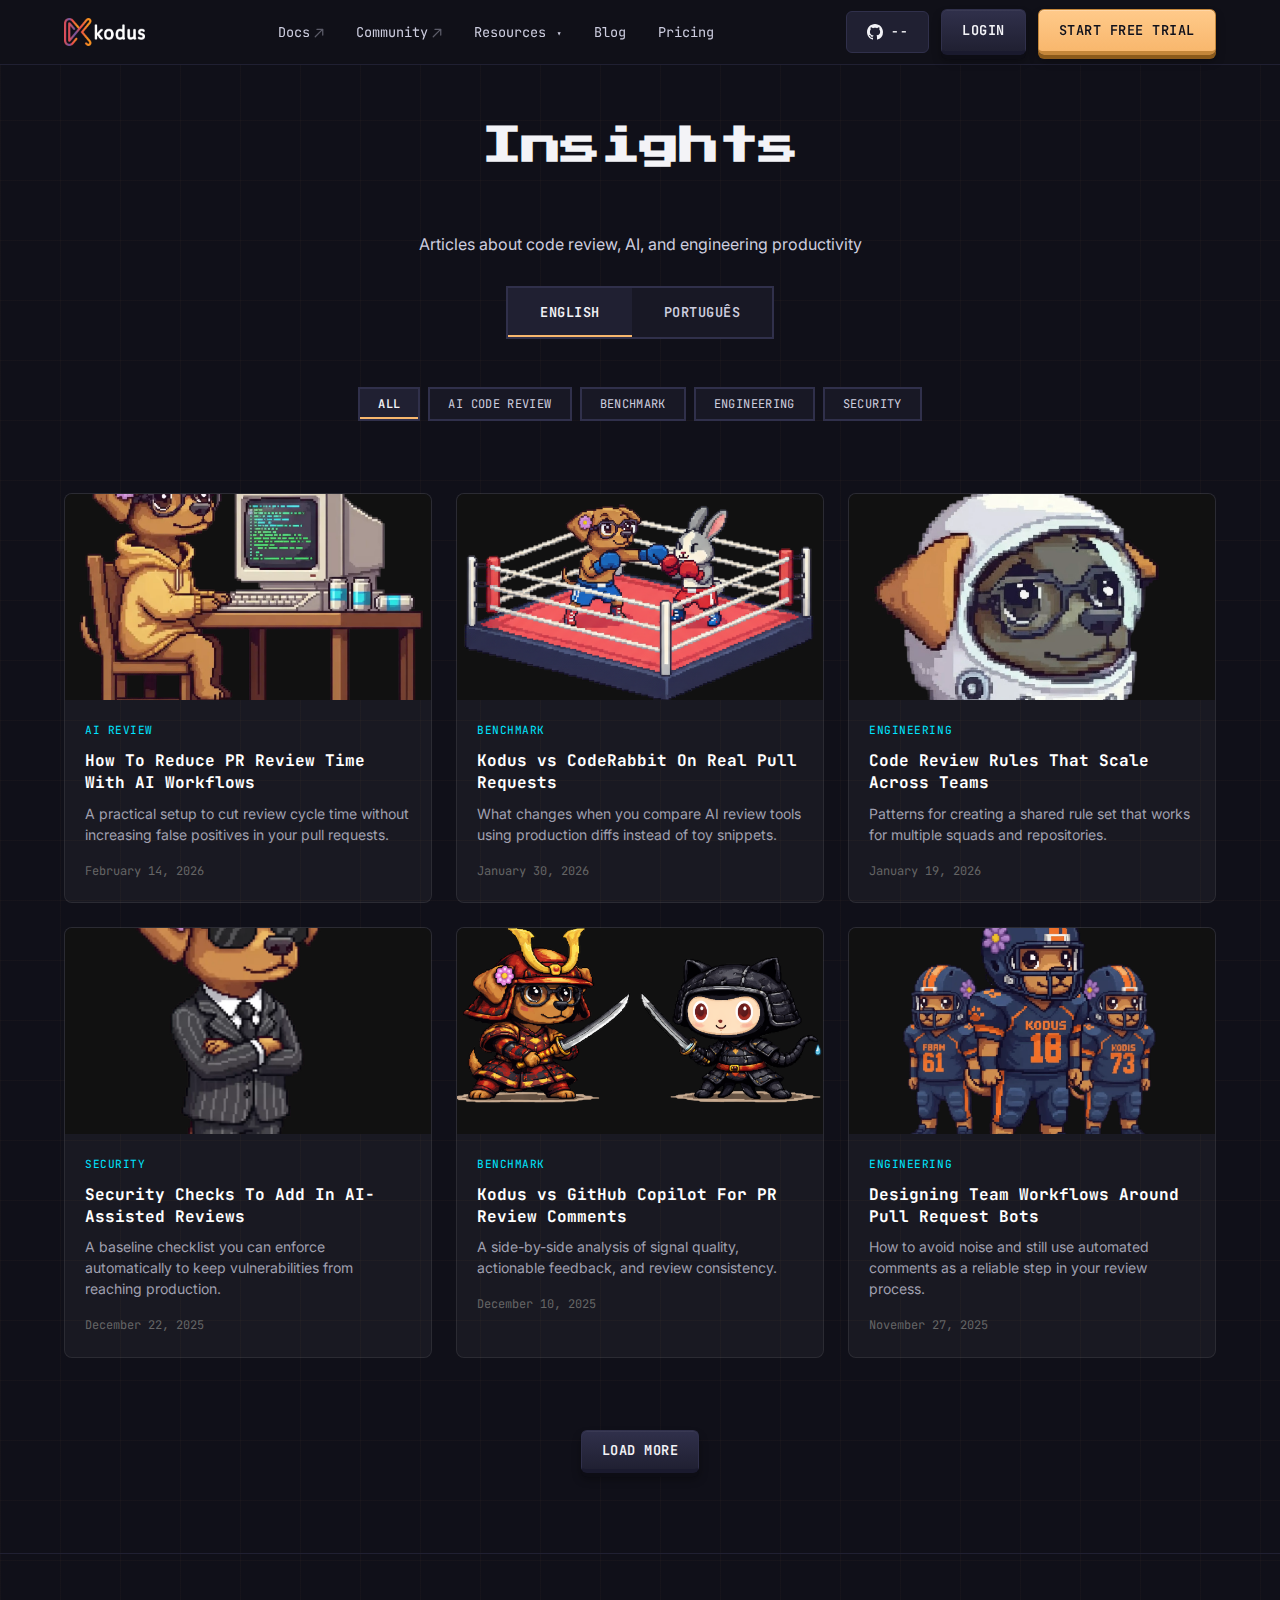
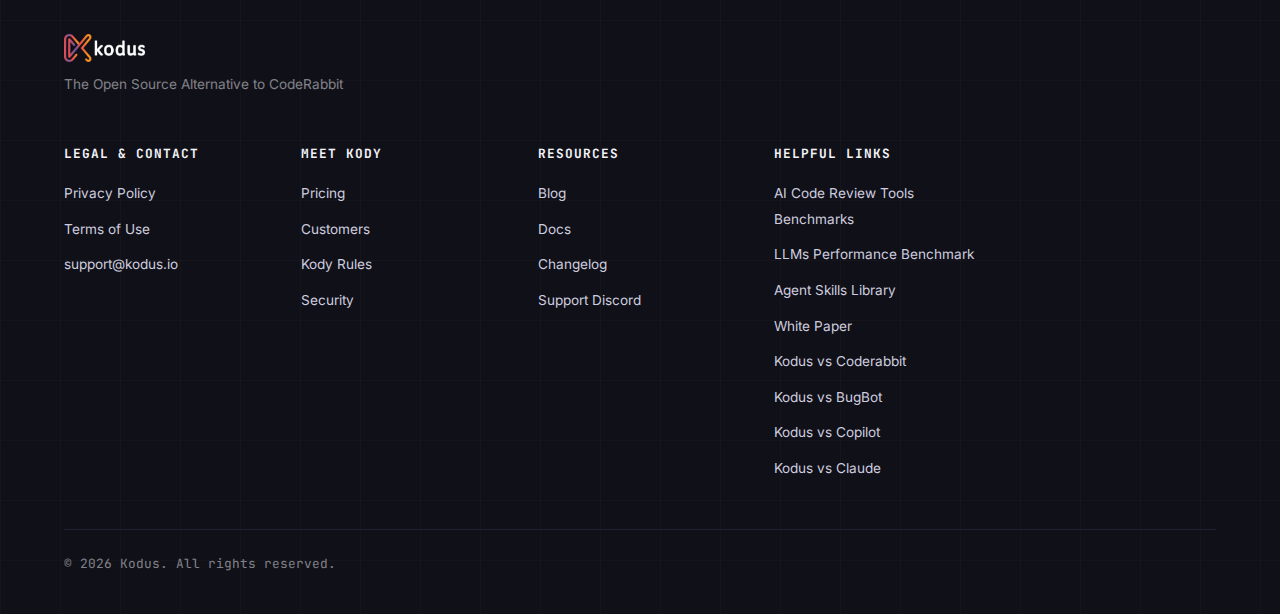
<file: blog.html>
<!DOCTYPE html>
<html lang="en">
<head>
  <meta charset="UTF-8">
  <meta name="viewport" content="width=device-width, initial-scale=1.0">
  <title>Kodus | Blog Preview</title>
  <link rel="preconnect" href="https://fonts.googleapis.com">
  <link rel="preconnect" href="https://fonts.gstatic.com" crossorigin>
  <link href="https://fonts.googleapis.com/css2?family=JetBrains+Mono:wght@400;600;700&family=Inter:wght@400;600;700&family=Press+Start+2P&display=swap" rel="stylesheet">
  <link rel="stylesheet" href="kodus-child/assets/css/kodus-retro.css">
  <style>
    .blog-card.is-hidden { display: none; }
  </style>
</head>
<body>
  <header class="header" id="header">
    <nav class="nav container">
      <a href="https://kodus.io/" class="nav__logo">
        <img src="kodus-child/assets/img/kodus_dark.webp" alt="Kodus" class="nav__logo-img">
      </a>

      <ul class="nav__links" id="navLinks">
        <li><a href="https://docs.kodus.io/how_to_use/en/overview" class="nav__link nav__link--external" target="_blank" rel="noopener">Docs</a></li>
        <li><a href="https://discord.gg/TFZBRk9fT6" class="nav__link nav__link--external" target="_blank" rel="noopener">Community</a></li>
        <li class="nav__dropdown">
          <a href="#" class="nav__link">Resources <span class="nav__chevron">&#9662;</span></a>
          <ul class="nav__dropdown-menu">
            <li><a href="https://kodus.io/code-review-rules/"><span class="nav__item-title">Kody Rules</span><span class="nav__item-desc">Library of production tested review rules for real world codebases.</span></a></li>
            <li><a href="https://kodus.io/changelog-en/"><span class="nav__item-title">Changelog</span><span class="nav__item-desc">Detailed release notes for every Kodus update.</span></a></li>
            <li><a href="https://kodus.io/customers/"><span class="nav__item-title">Customers</span><span class="nav__item-desc">Engineering teams using Kody in their day-to-day code review process.</span></a></li>
            <li><a href="https://docs.kodus.io/how_to_use/en/security/data_usage"><span class="nav__item-title">Security</span><span class="nav__item-desc">Technical overview of how Kodus handles code, models and credentials.</span></a></li>
            <li><a href="https://kodus.io/benchmark-ai-code-review/"><span class="nav__item-title">AI Code Review Tools Benchmarks</span><span class="nav__item-desc">Practical comparison of AI code review tools using real pull requests.</span></a></li>
            <li><a href="https://codereviewbench.com/"><span class="nav__item-title">LLMs Performance Benchmark</span><span class="nav__item-desc">Evaluation of LLMs on real pull request diffs, not toy snippets.</span></a></li>
            <li><a href="https://ai-skills.io/"><span class="nav__item-title">Agent Skills Library</span><span class="nav__item-desc">Curated collection of agent skills and capabilities for AI agents.</span></a></li>
          </ul>
        </li>
        <li><a href="https://kodus.io/en/insights-en/" class="nav__link">Blog</a></li>
        <li><a href="https://kodus.io/pricing/" class="nav__link">Pricing</a></li>
      </ul>

      <div class="nav__actions">
        <a href="https://github.com/kodustech/kodus-ai/stargazers" target="_blank" rel="noopener noreferrer" class="btn btn--github">
          <svg width="16" height="16" viewBox="0 0 16 16" fill="currentColor"><path d="M8 0C3.58 0 0 3.58 0 8c0 3.54 2.29 6.53 5.47 7.59.4.07.55-.17.55-.38 0-.19-.01-.82-.01-1.49-2.01.37-2.53-.49-2.69-.94-.09-.23-.48-.94-.82-1.13-.28-.15-.68-.52-.01-.53.63-.01 1.08.58 1.23.82.72 1.21 1.87.87 2.33.66.07-.52.28-.87.51-1.07-1.78-.2-3.64-.89-3.64-3.95 0-.87.31-1.59.82-2.15-.08-.2-.36-1.02.08-2.12 0 0 .67-.21 2.2.82.64-.18 1.32-.27 2-.27.68 0 1.36.09 2 .27 1.53-1.04 2.2-.82 2.2-.82.44 1.1.16 1.92.08 2.12.51.56.82 1.27.82 2.15 0 3.07-1.87 3.75-3.65 3.95.29.25.54.73.54 1.48 0 1.07-.01 1.93-.01 2.2 0 .21.15.46.55.38A8.013 8.013 0 0016 8c0-4.42-3.58-8-8-8z"/></svg>
          <span id="ghStars">--</span>
        </a>
        <a href="https://app.kodus.io/sign-in" class="btn btn--outline-light">Login</a>
        <a href="https://app.kodus.io/sign-up" class="btn btn--primary">Start Free Trial</a>
      </div>

      <button class="nav__hamburger" id="navHamburger" aria-label="Toggle menu">
        <span></span><span></span><span></span>
      </button>
    </nav>
  </header>

  <main>
    <section class="blog-page">
      <div class="container">
        <header class="blog-page__header">
          <h1 class="section-title">Insights</h1>
          <p class="blog-page__subtitle">Articles about code review, AI, and engineering productivity</p>
          <div class="blog-page__langs">
            <a href="#" class="hero__tab hero__tab--active" aria-current="page">English</a>
            <a href="#" class="hero__tab">Português</a>
          </div>
        </header>

        <nav class="blog-page__categories" aria-label="Categories">
          <button class="blog-cat-btn blog-cat-btn--active" data-cat="all">All</button>
          <button class="blog-cat-btn" data-cat="ai-review">AI Code Review</button>
          <button class="blog-cat-btn" data-cat="benchmark">Benchmark</button>
          <button class="blog-cat-btn" data-cat="engineering">Engineering</button>
          <button class="blog-cat-btn" data-cat="security">Security</button>
        </nav>

        <div class="blog-grid" id="blog-grid">
          <article class="blog-card" data-cat-list="ai-review,engineering">
            <a href="#" class="blog-card__thumb"><img src="kodus-child/assets/img/kody-review.webp" alt=""></a>
            <div class="blog-card__body">
              <span class="blog-card__category">AI Review</span>
              <h2 class="blog-card__title"><a href="#">How To Reduce PR Review Time With AI Workflows</a></h2>
              <p class="blog-card__excerpt">A practical setup to cut review cycle time without increasing false positives in your pull requests.</p>
              <time class="blog-card__date" datetime="2026-02-14">February 14, 2026</time>
            </div>
          </article>

          <article class="blog-card" data-cat-list="benchmark,ai-review">
            <a href="#" class="blog-card__thumb"><img src="kodus-child/assets/img/kody-coderabbit.png" alt=""></a>
            <div class="blog-card__body">
              <span class="blog-card__category">Benchmark</span>
              <h2 class="blog-card__title"><a href="#">Kodus vs CodeRabbit On Real Pull Requests</a></h2>
              <p class="blog-card__excerpt">What changes when you compare AI review tools using production diffs instead of toy snippets.</p>
              <time class="blog-card__date" datetime="2026-01-30">January 30, 2026</time>
            </div>
          </article>

          <article class="blog-card" data-cat-list="engineering">
            <a href="#" class="blog-card__thumb"><img src="kodus-child/assets/img/kody-space.webp" alt=""></a>
            <div class="blog-card__body">
              <span class="blog-card__category">Engineering</span>
              <h2 class="blog-card__title"><a href="#">Code Review Rules That Scale Across Teams</a></h2>
              <p class="blog-card__excerpt">Patterns for creating a shared rule set that works for multiple squads and repositories.</p>
              <time class="blog-card__date" datetime="2026-01-19">January 19, 2026</time>
            </div>
          </article>

          <article class="blog-card" data-cat-list="security,ai-review">
            <a href="#" class="blog-card__thumb"><img src="kodus-child/assets/img/kody-security.webp" alt=""></a>
            <div class="blog-card__body">
              <span class="blog-card__category">Security</span>
              <h2 class="blog-card__title"><a href="#">Security Checks To Add In AI-Assisted Reviews</a></h2>
              <p class="blog-card__excerpt">A baseline checklist you can enforce automatically to keep vulnerabilities from reaching production.</p>
              <time class="blog-card__date" datetime="2025-12-22">December 22, 2025</time>
            </div>
          </article>

          <article class="blog-card" data-cat-list="benchmark">
            <a href="#" class="blog-card__thumb"><img src="kodus-child/assets/img/kodyvsgithub.png" alt=""></a>
            <div class="blog-card__body">
              <span class="blog-card__category">Benchmark</span>
              <h2 class="blog-card__title"><a href="#">Kodus vs GitHub Copilot For PR Review Comments</a></h2>
              <p class="blog-card__excerpt">A side-by-side analysis of signal quality, actionable feedback, and review consistency.</p>
              <time class="blog-card__date" datetime="2025-12-10">December 10, 2025</time>
            </div>
          </article>

          <article class="blog-card" data-cat-list="engineering,ai-review">
            <a href="#" class="blog-card__thumb"><img src="kodus-child/assets/img/kody-team.webp" alt=""></a>
            <div class="blog-card__body">
              <span class="blog-card__category">Engineering</span>
              <h2 class="blog-card__title"><a href="#">Designing Team Workflows Around Pull Request Bots</a></h2>
              <p class="blog-card__excerpt">How to avoid noise and still use automated comments as a reliable step in your review process.</p>
              <time class="blog-card__date" datetime="2025-11-27">November 27, 2025</time>
            </div>
          </article>

          <article class="blog-card" data-cat-list="ai-review">
            <a href="#" class="blog-card__thumb"><img src="kodus-child/assets/img/kody-noise.webp" alt=""></a>
            <div class="blog-card__body">
              <span class="blog-card__category">AI Review</span>
              <h2 class="blog-card__title"><a href="#">Reducing False Positives In Automated PR Reviews</a></h2>
              <p class="blog-card__excerpt">A calibration flow to improve precision while preserving coverage in large codebases.</p>
              <time class="blog-card__date" datetime="2025-11-18">November 18, 2025</time>
            </div>
          </article>

          <article class="blog-card" data-cat-list="security,engineering">
            <a href="#" class="blog-card__thumb"><img src="kodus-child/assets/img/kody-guard.webp" alt=""></a>
            <div class="blog-card__body">
              <span class="blog-card__category">Security</span>
              <h2 class="blog-card__title"><a href="#">Secure Defaults For Multi-Repo Review Automation</a></h2>
              <p class="blog-card__excerpt">Configuration defaults that prevent accidental exposure of sensitive code and credentials.</p>
              <time class="blog-card__date" datetime="2025-11-04">November 4, 2025</time>
            </div>
          </article>

          <article class="blog-card" data-cat-list="benchmark,engineering">
            <a href="#" class="blog-card__thumb"><img src="kodus-child/assets/img/kody-money.webp" alt=""></a>
            <div class="blog-card__body">
              <span class="blog-card__category">Benchmark</span>
              <h2 class="blog-card__title"><a href="#">Cost Analysis: AI Review Tooling At Scale</a></h2>
              <p class="blog-card__excerpt">A model-by-model breakdown of operating costs for teams reviewing thousands of PRs per month.</p>
              <time class="blog-card__date" datetime="2025-10-28">October 28, 2025</time>
            </div>
          </article>
        </div>

        <p class="no-results" id="blog-no-results" style="display:none;">No posts found for this category.</p>

        <div class="blog-page__load-more">
          <button class="btn btn--outline-light" id="blog-load-more">Load More</button>
        </div>
      </div>
    </section>
  </main>

  <footer class="footer">
    <div class="container footer__container">
      <div class="footer__brand">
        <a href="https://kodus.io/" class="nav__logo">
          <img src="kodus-child/assets/img/kodus_dark.webp" alt="Kodus" class="nav__logo-img">
        </a>
        <p class="footer__tagline">The Open Source Alternative to CodeRabbit</p>
      </div>
      <div class="footer__columns">
        <div class="footer__col">
          <h4 class="footer__col-title">Legal & Contact</h4>
          <ul class="footer__col-list">
            <li><a href="https://kodus.io/privacy-policy/">Privacy Policy</a></li>
            <li><a href="https://kodus.io/terms-of-use/">Terms of Use</a></li>
            <li><a href="mailto:support@kodus.io">support@kodus.io</a></li>
          </ul>
        </div>
        <div class="footer__col">
          <h4 class="footer__col-title">Meet Kody</h4>
          <ul class="footer__col-list">
            <li><a href="https://kodus.io/pricing/">Pricing</a></li>
            <li><a href="https://kodus.io/customers/">Customers</a></li>
            <li><a href="https://kodus.io/code-review-rules/">Kody Rules</a></li>
            <li><a href="https://docs.kodus.io/how_to_use/en/security/data_usage">Security</a></li>
          </ul>
        </div>
        <div class="footer__col">
          <h4 class="footer__col-title">Resources</h4>
          <ul class="footer__col-list">
            <li><a href="https://kodus.io/en/insights-en/">Blog</a></li>
            <li><a href="https://docs.kodus.io/how_to_use/en/overview">Docs</a></li>
            <li><a href="https://kodus.io/changelog-en/">Changelog</a></li>
            <li><a href="https://discord.gg/TFZBRk9fT6">Support Discord</a></li>
          </ul>
        </div>
        <div class="footer__col">
          <h4 class="footer__col-title">Helpful Links</h4>
          <ul class="footer__col-list">
            <li><a href="https://kodus.io/benchmark-ai-code-review/">AI Code Review Tools Benchmarks</a></li>
            <li><a href="https://codereviewbench.com/">LLMs Performance Benchmark</a></li>
            <li><a href="https://ai-skills.io/">Agent Skills Library</a></li>
            <li><a href="https://kodus.io/how-software-engineering-teams-are-using-ai-to-be-more-effective/">White Paper</a></li>
            <li><a href="https://kodus.io/kodus-vs-coderabbit/">Kodus vs Coderabbit</a></li>
            <li><a href="https://kodus.io/kodus-vs-cursor-bugbot/">Kodus vs BugBot</a></li>
            <li><a href="https://kodus.io/kodus-vs-github-copilot/">Kodus vs Copilot</a></li>
            <li><a href="https://kodus.io/kodus-vs-claude/">Kodus vs Claude</a></li>
          </ul>
        </div>
      </div>
      <div class="footer__bottom">
        <p>&copy; 2026 Kodus. All rights reserved.</p>
      </div>
    </div>
  </footer>

  <script>
    (function () {
      const perPage = 6;
      let visibleCount = perPage;
      let activeCat = 'all';

      const cards = Array.from(document.querySelectorAll('#blog-grid .blog-card'));
      const catBtns = Array.from(document.querySelectorAll('.blog-cat-btn'));
      const loadMoreBtn = document.getElementById('blog-load-more');
      const noResults = document.getElementById('blog-no-results');

      function cardMatches(card, cat) {
        if (cat === 'all') return true;
        const list = (card.getAttribute('data-cat-list') || '').split(',').map(v => v.trim());
        return list.includes(cat);
      }

      function render() {
        const filtered = cards.filter(card => cardMatches(card, activeCat));
        cards.forEach(card => card.classList.add('is-hidden'));
        filtered.slice(0, visibleCount).forEach(card => card.classList.remove('is-hidden'));

        noResults.style.display = filtered.length ? 'none' : 'block';
        loadMoreBtn.style.display = filtered.length > visibleCount ? '' : 'none';
      }

      catBtns.forEach(btn => {
        btn.addEventListener('click', function () {
          catBtns.forEach(b => b.classList.remove('blog-cat-btn--active'));
          this.classList.add('blog-cat-btn--active');
          activeCat = this.getAttribute('data-cat') || 'all';
          visibleCount = perPage;
          render();
        });
      });

      loadMoreBtn.addEventListener('click', function () {
        visibleCount += perPage;
        render();
      });

      render();
    })();
  </script>
  <script src="kodus-child/assets/js/kodus-retro.js"></script>
</body>
</html>
</file>
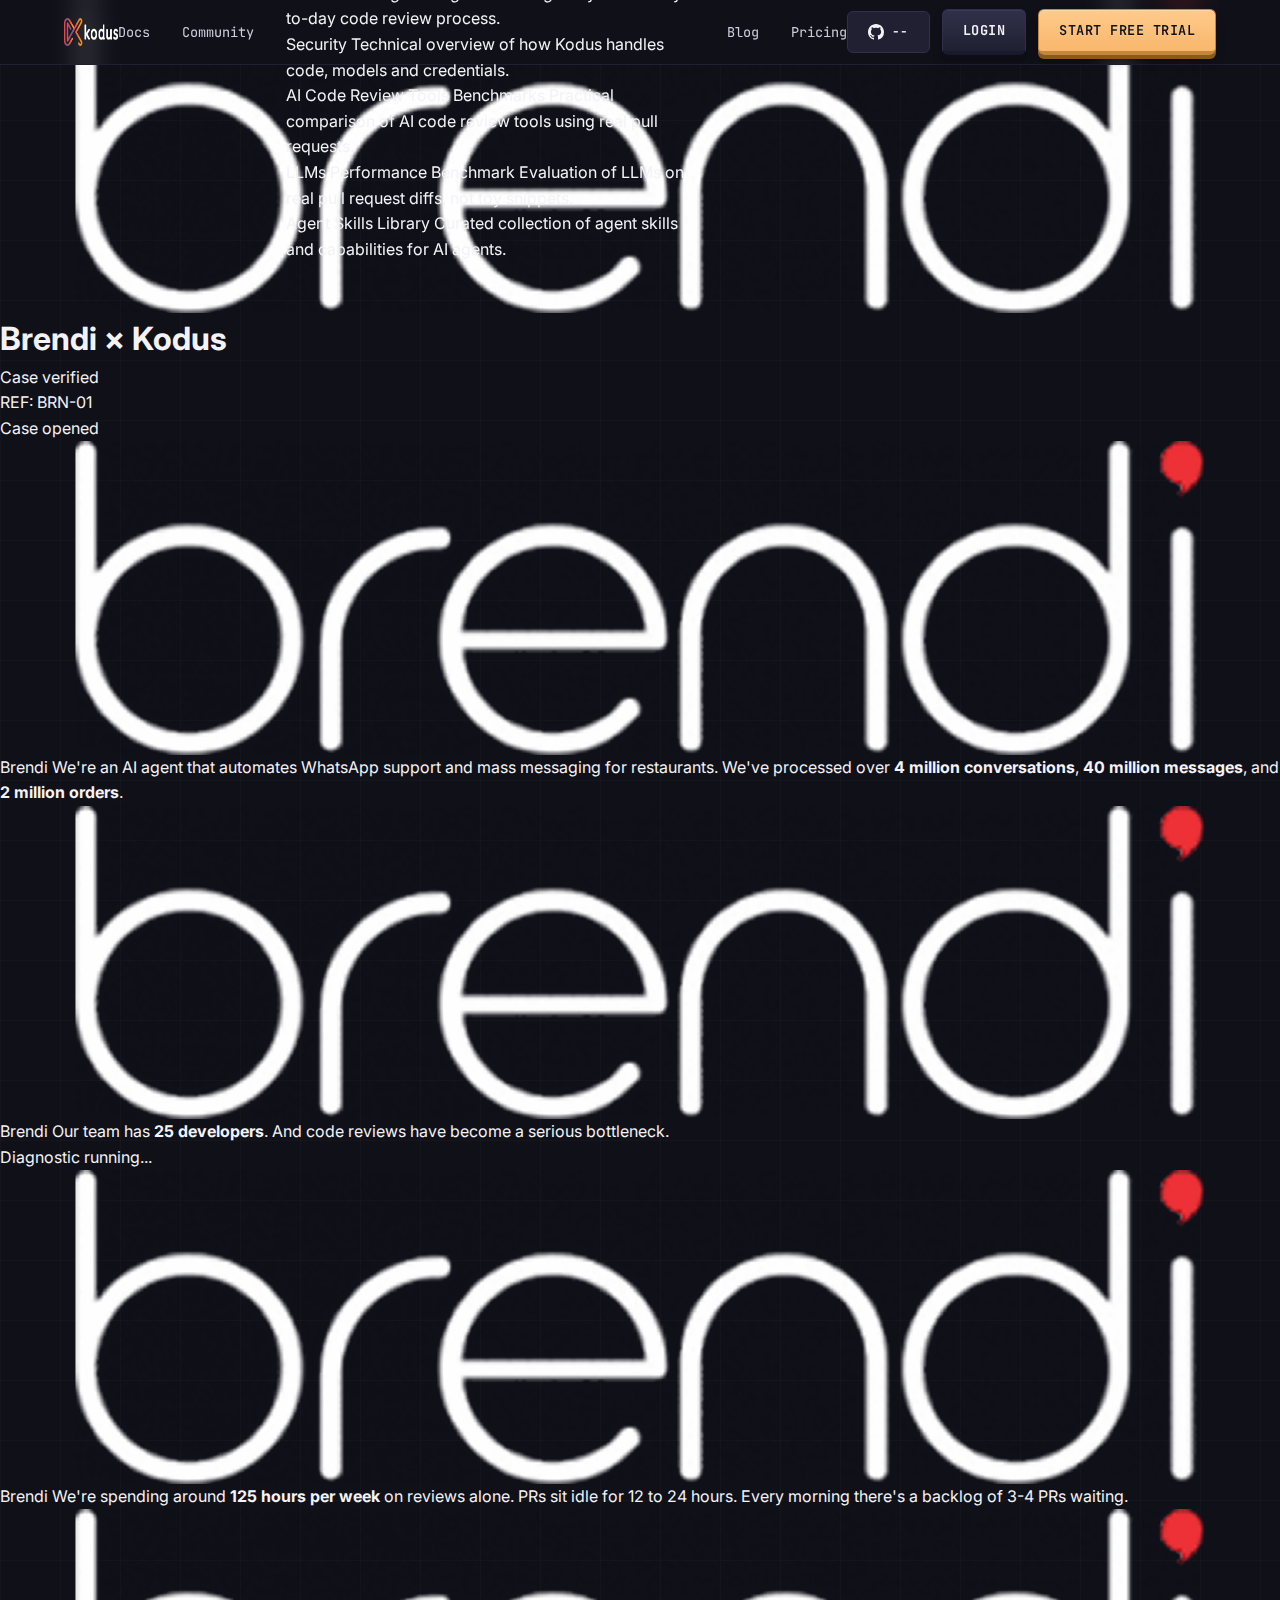
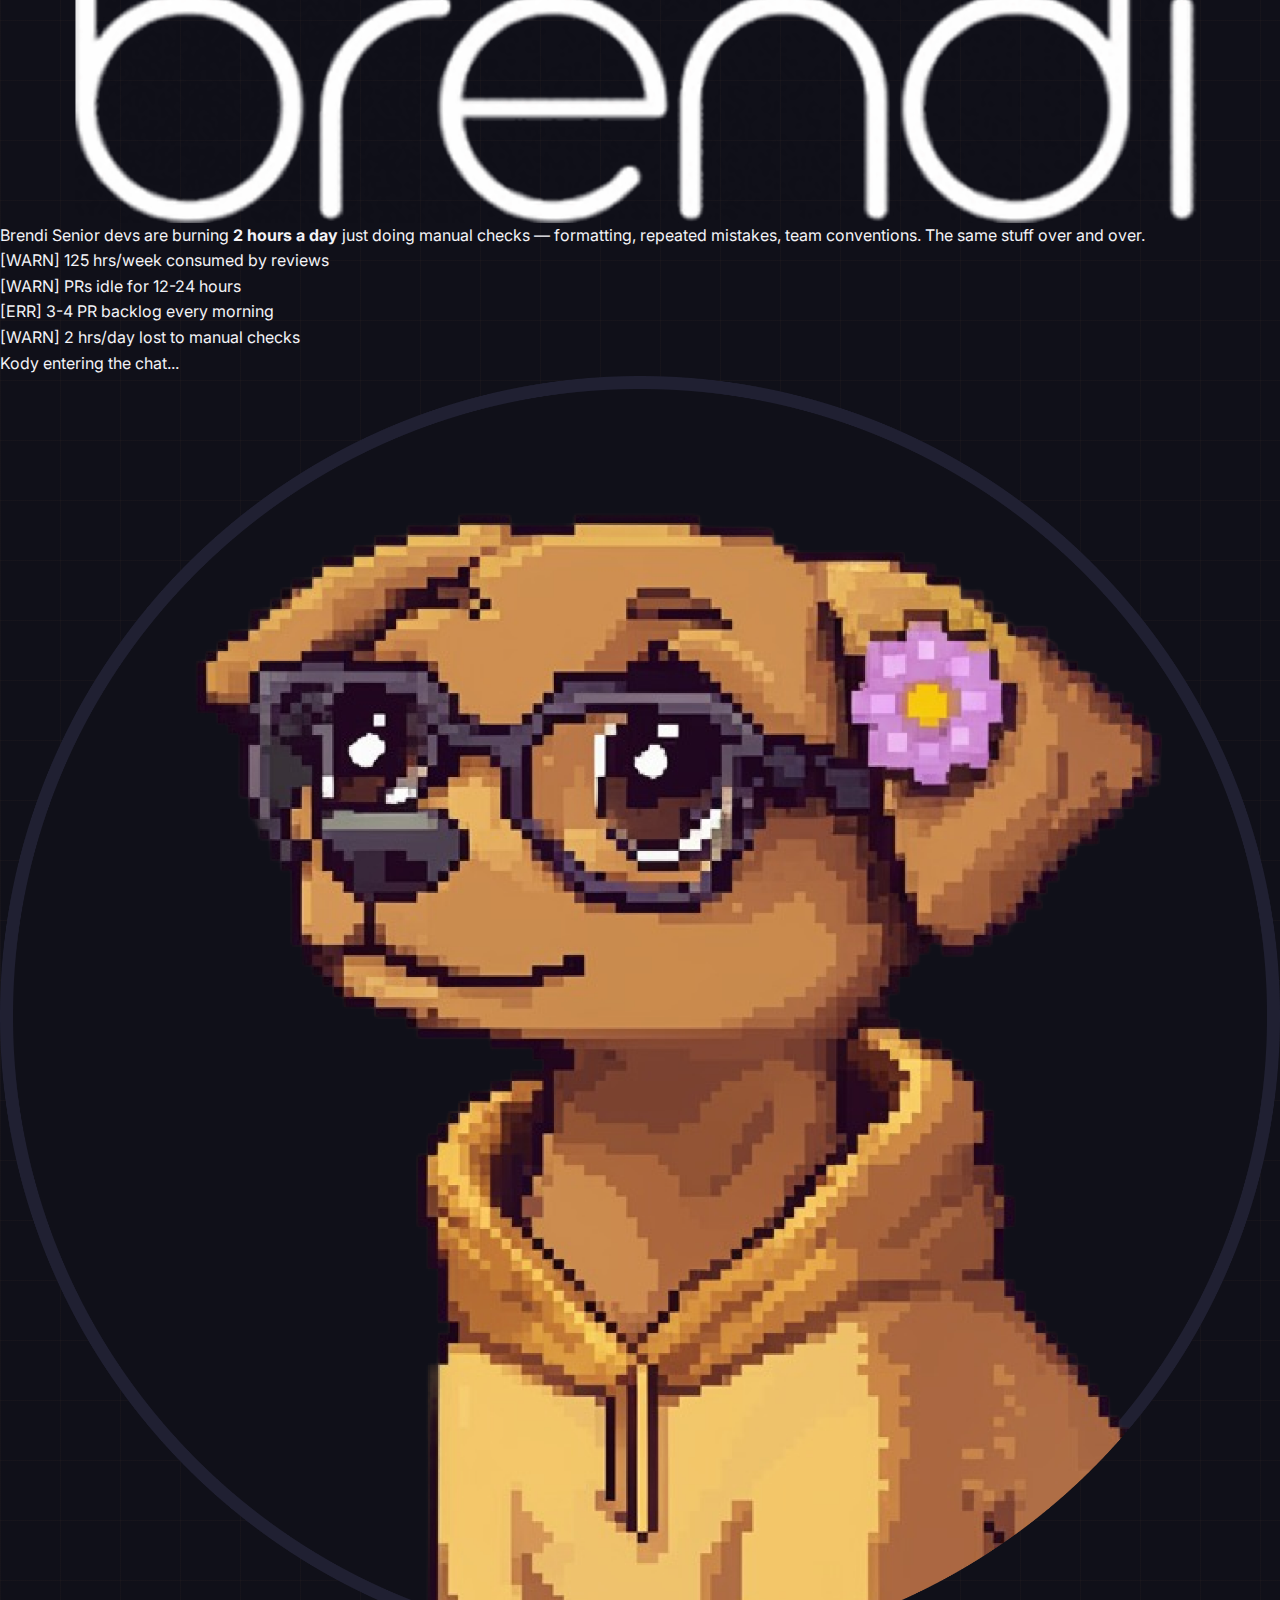
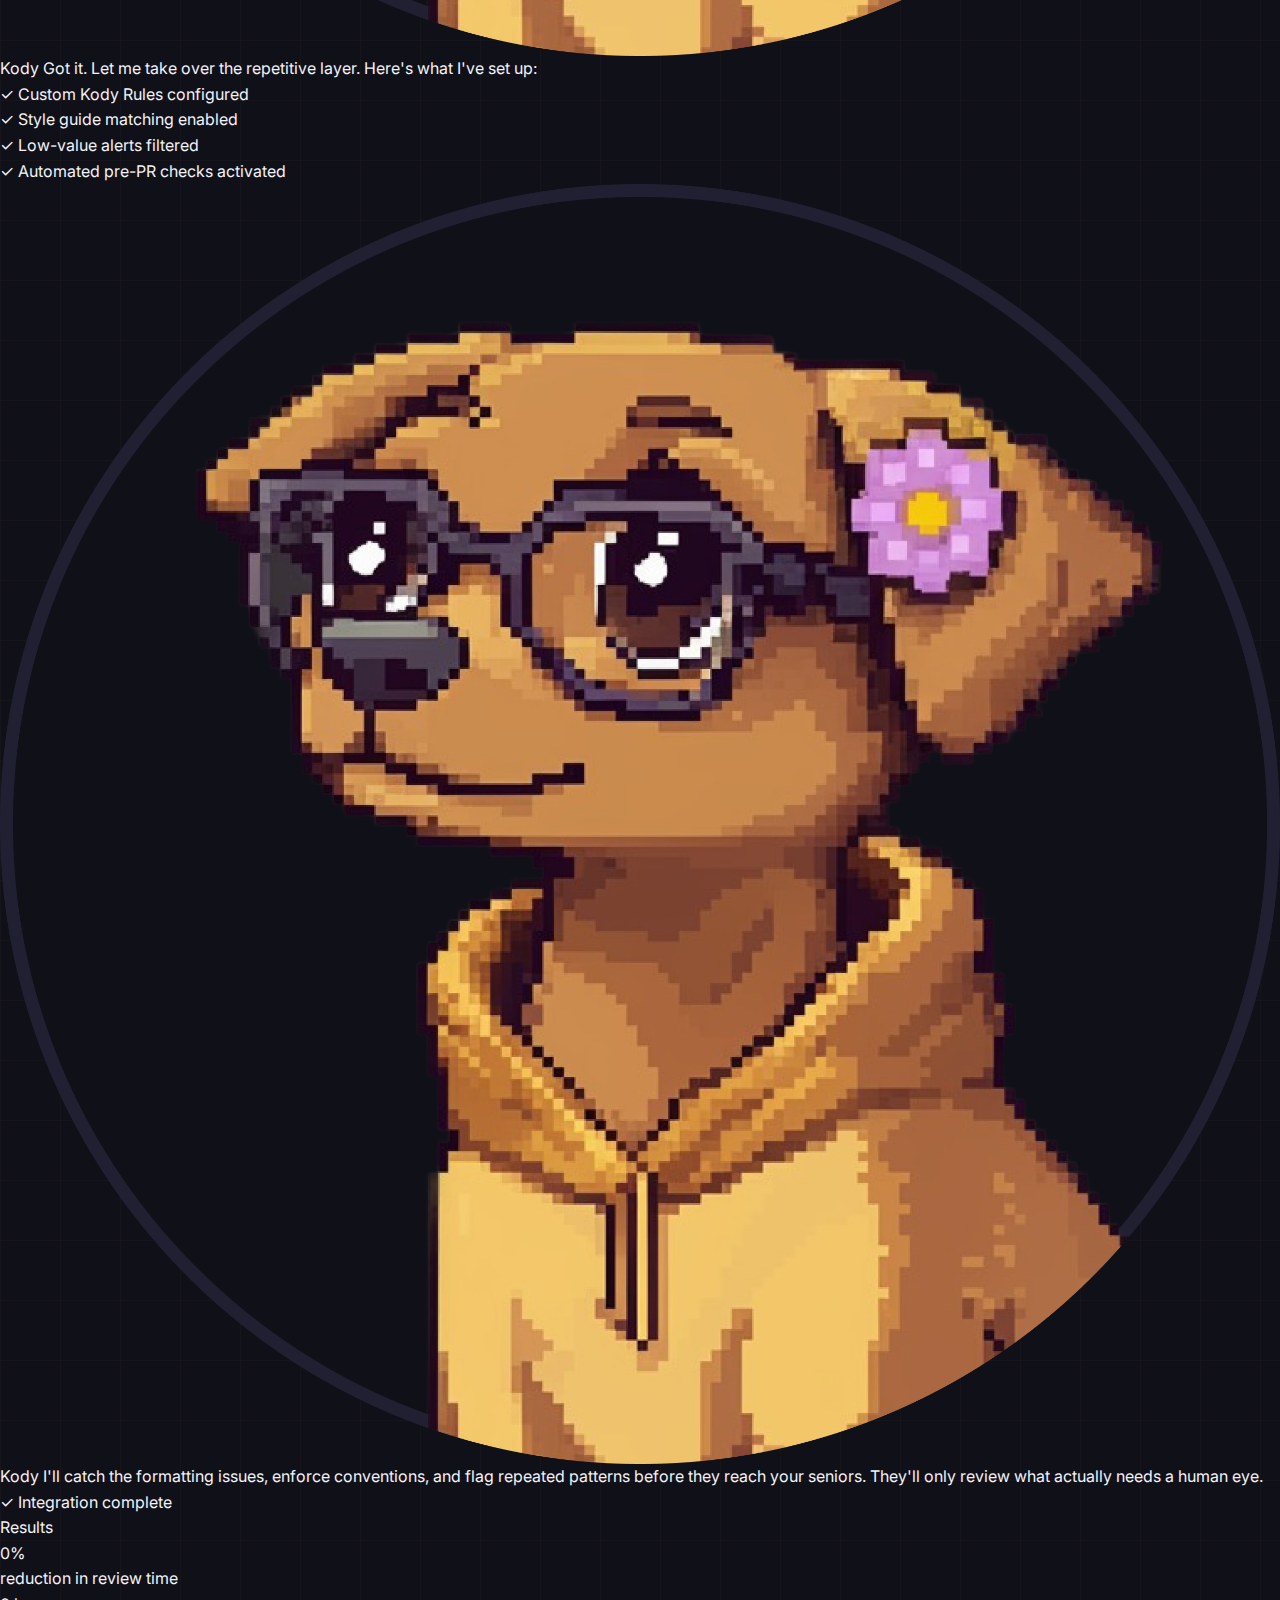
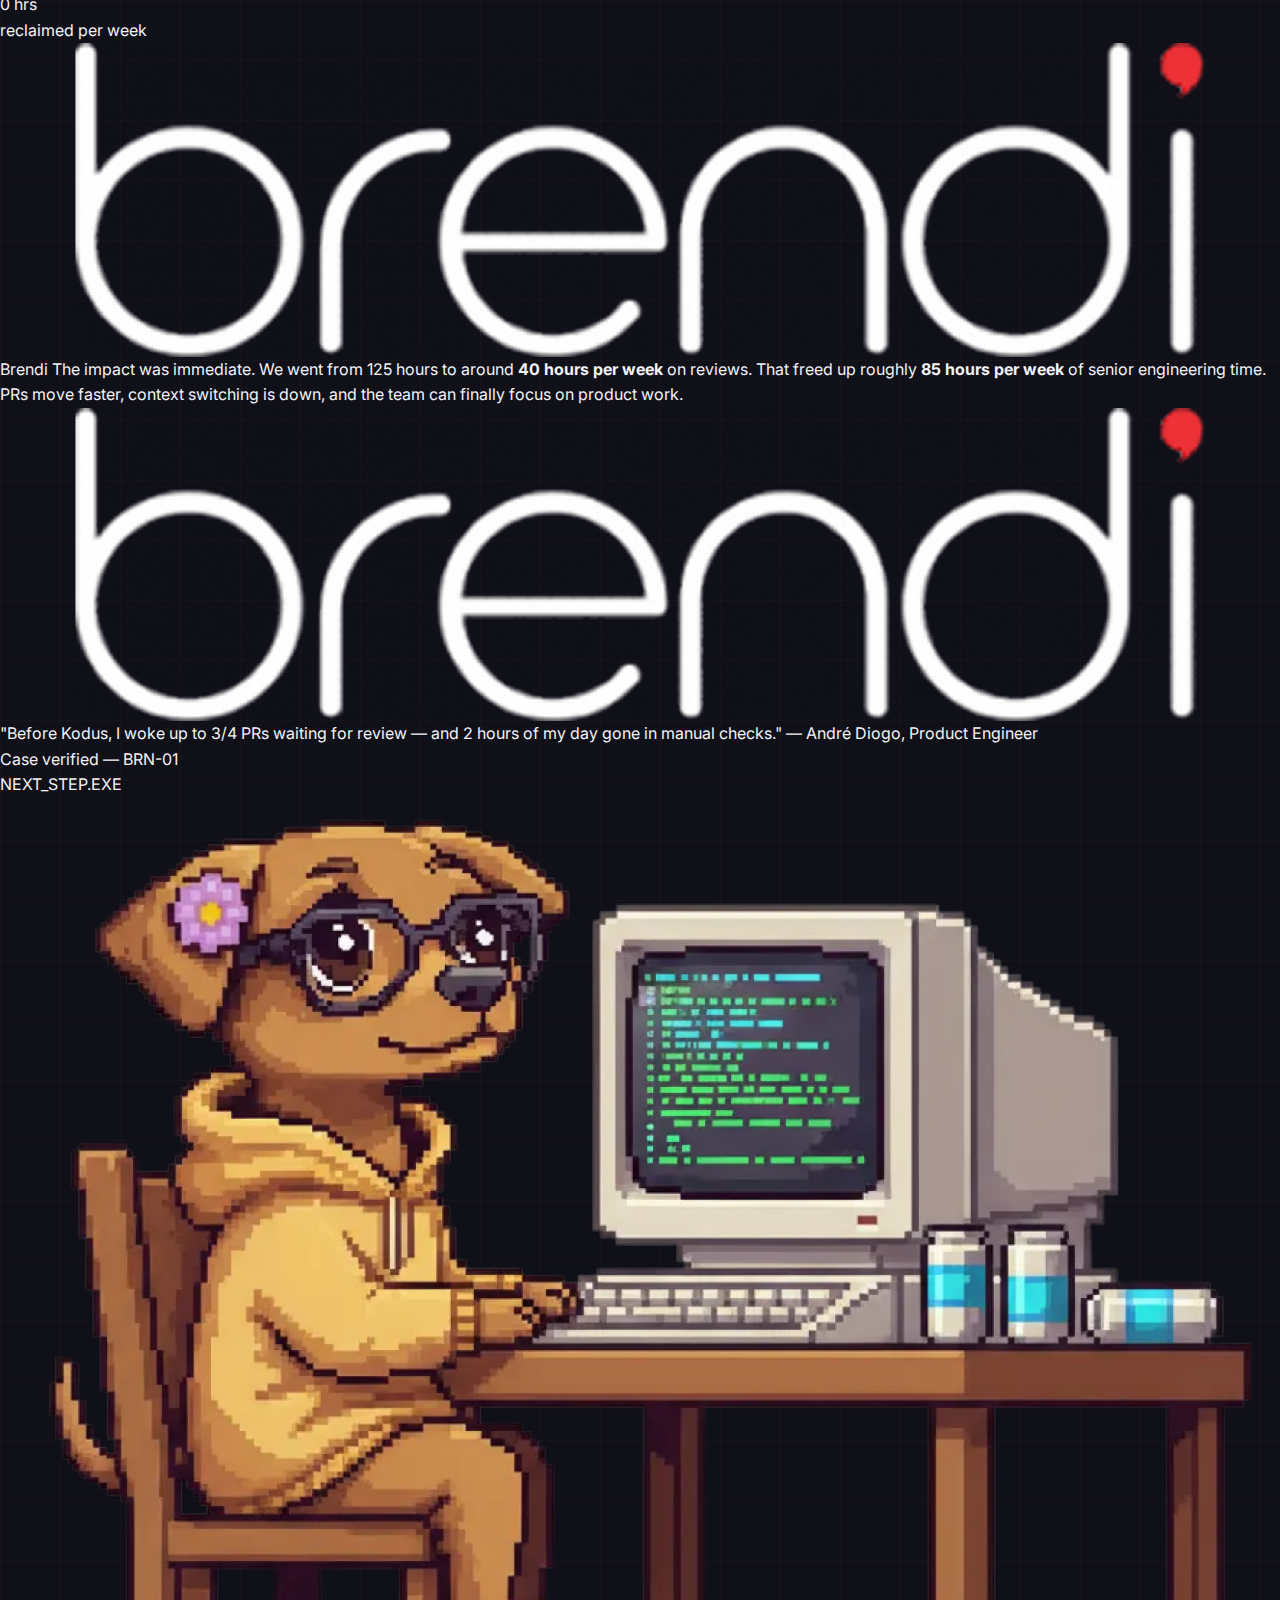
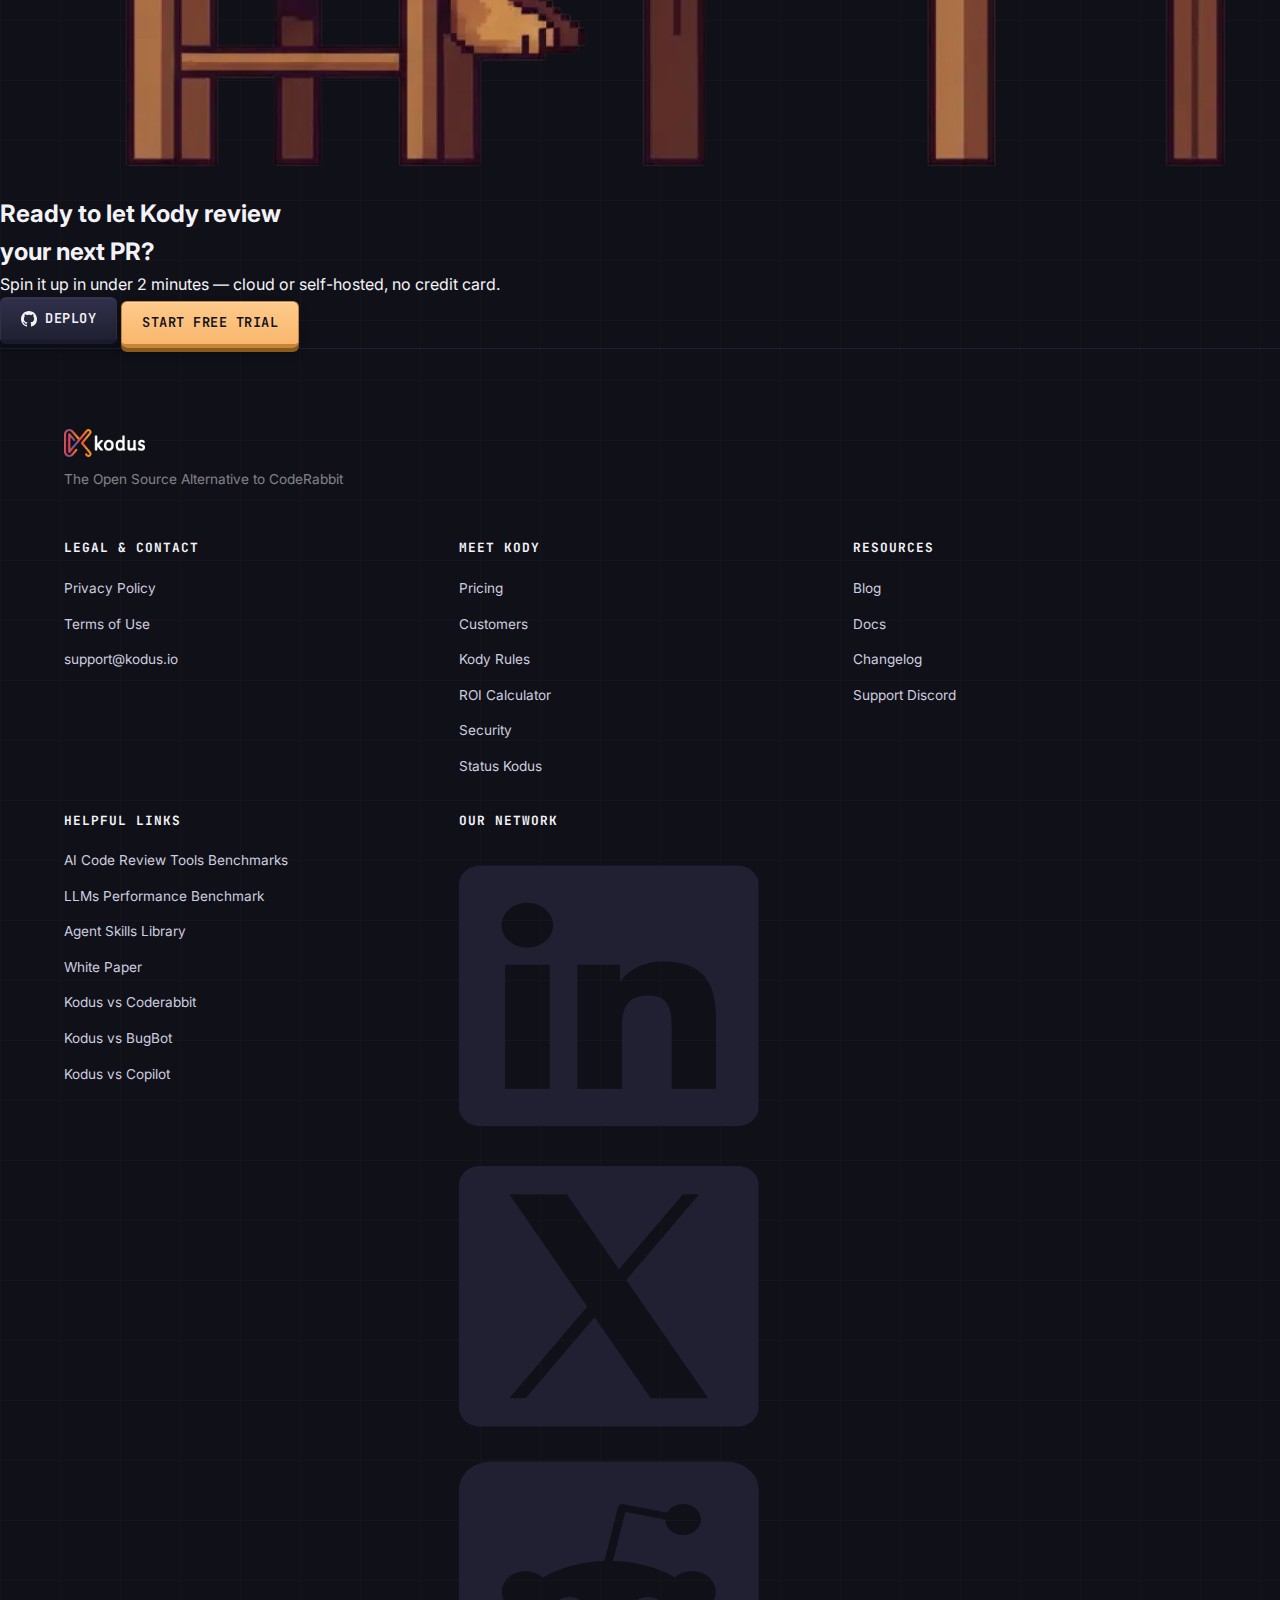
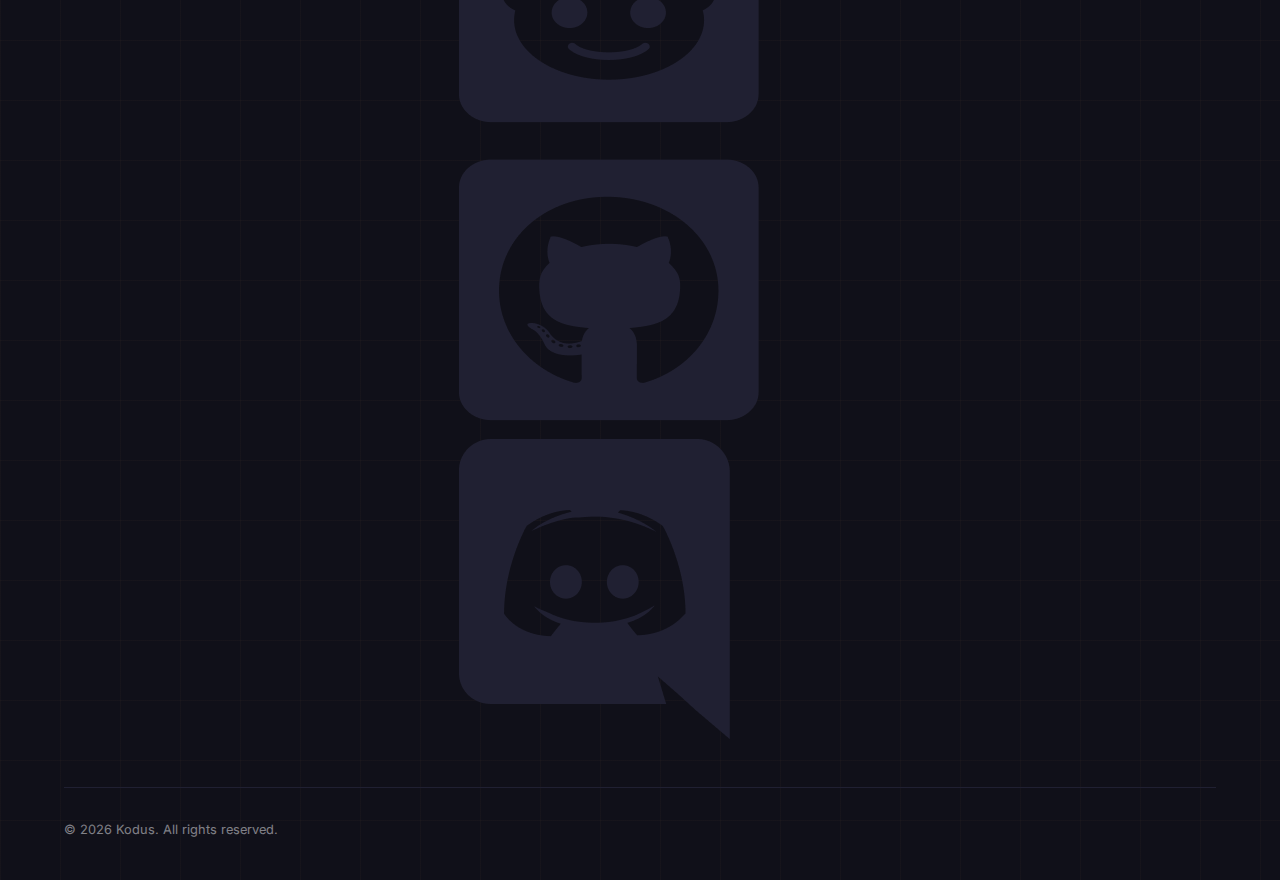
<file: case-brendi.html>
<!DOCTYPE html>
<html lang="en">
<head>
  <meta charset="UTF-8">
  <meta name="viewport" content="width=device-width, initial-scale=1.0">
  <title>Case Study: Brendi — Kodus</title>
  <meta name="description" content="How Brendi cut code review time by 70% with Kodus. From 125 hours per week to around 40, freeing senior engineers to focus on product work.">
  <meta name="keywords" content="AI Code Review, Coderabbit alternative, Open Source AI Code Review">
  <link rel="canonical" href="https://kodus.io/en/case-brendi/">
  <meta property="og:locale" content="en_US">
  <meta property="og:type" content="website">
  <meta property="og:site_name" content="Kodus">
  <meta property="og:title" content="Case Study: Brendi — Kodus">
  <meta property="og:description" content="How Brendi cut code review time by 70% with Kodus. From 125 hours per week to around 40, freeing senior engineers to focus on product work.">
  <meta property="og:url" content="https://kodus.io/en/case-brendi/">
  <meta property="og:image" content="https://kodus.io/assets/img/kodus_dark.png">
  <meta property="og:image:alt" content="Kodus">
  <meta name="twitter:card" content="summary_large_image">
  <meta name="twitter:title" content="Case Study: Brendi — Kodus">
  <meta name="twitter:description" content="How Brendi cut code review time by 70% with Kodus. From 125 hours per week to around 40, freeing senior engineers to focus on product work.">
  <meta name="twitter:image" content="https://kodus.io/assets/img/kodus_dark.png">
  <script type="application/ld+json">
    {
      "@context": "https://schema.org",
      "@type": "WebPage",
      "name": "Case Study: Brendi — Kodus",
      "description": "How Brendi cut code review time by 70% with Kodus. From 125 hours per week to around 40, freeing senior engineers to focus on product work.",
      "url": "https://kodus.io/en/case-brendi/",
      "inLanguage": "en",
      "isPartOf": {
        "@type": "WebSite",
        "name": "Kodus",
        "url": "https://kodus.io/en/"
      }
    }
  </script>
  <link rel="stylesheet" href="styles.css">

  <link rel="preconnect" href="https://fonts.googleapis.com">
  <link rel="preconnect" href="https://fonts.gstatic.com" crossorigin>
  <link href="https://fonts.googleapis.com/css2?family=JetBrains+Mono:wght@400;500;600;700;800&family=Inter:wght@400;500;600;700&family=Press+Start+2P&display=swap" rel="stylesheet">
</head>
<body class="benchmark-page">

  <!-- ========== HEADER / NAV ========== -->
  <header class="header" id="header">
    <nav class="nav container">
      <a href="/" class="nav__logo">
        <img src="assets/img/kodus_dark.png" alt="Kodus" class="nav__logo-img">
      </a>

      <ul class="nav__links" id="navLinks">
        <li><a href="https://docs.kodus.io/how_to_use/en/overview" class="nav__link nav__link--external" target="_blank" rel="noopener">Docs</a></li>
        <li><a href="https://discord.gg/TFZBRk9fT6" class="nav__link nav__link--external" target="_blank" rel="noopener">Community</a></li>
        <li class="nav__dropdown">
          <a href="#" class="nav__link">Resources <span class="nav__chevron">&#9662;</span></a>
          <ul class="nav__dropdown-menu">
            <li>
              <a href="https://kodus.io/en/code-review-rules/">
                <span class="nav__item-title">Kody Rules</span>
                <span class="nav__item-desc">Library of production tested review rules for real world codebases.</span>
              </a>
            </li>
            <li>
              <a href="https://kodus.io/en/changelog-en/">
                <span class="nav__item-title">Changelog</span>
                <span class="nav__item-desc">Detailed release notes for every Kodus update.</span>
              </a>
            </li>
            <li>
              <a href="roi.html">
                <span class="nav__item-title">ROI Calculator</span>
                <span class="nav__item-desc">Model driven estimate of the impact of catching issues before they hit production.</span>
              </a>
            </li>
            <li>
              <a href="customers.html">
                <span class="nav__item-title">Customers</span>
                <span class="nav__item-desc">Engineering teams using Kody in their day-to-day code review process.</span>
              </a>
            </li>
            <li>
              <a href="https://docs.kodus.io/how_to_use/en/security/data_usage">
                <span class="nav__item-title">Security</span>
                <span class="nav__item-desc">Technical overview of how Kodus handles code, models and credentials.</span>
              </a>
            </li>
            <li>
              <a href="benchmark.html">
                <span class="nav__item-title">AI Code Review Tools Benchmarks</span>
                <span class="nav__item-desc">Practical comparison of AI code review tools using real pull requests.</span>
              </a>
            </li>
            <li>
              <a href="https://codereviewbench.com/">
                <span class="nav__item-title">LLMs Performance Benchmark</span>
                <span class="nav__item-desc">Evaluation of LLMs on real pull request diffs, not toy snippets.</span>
              </a>
            </li>
            <li>
              <a href="https://ai-skills.io/">
                <span class="nav__item-title">Agent Skills Library</span>
                <span class="nav__item-desc">Curated collection of agent skills and capabilities for AI agents.</span>
              </a>
            </li>
          </ul>
        </li>
        <li><a href="https://kodus.io/en/insights-en/" class="nav__link">Blog</a></li>
        <li><a href="pricing.html" class="nav__link">Pricing</a></li>
      </ul>

      <div class="nav__actions">
        <a href="#" class="btn btn--github">
          <svg width="16" height="16" viewBox="0 0 16 16" fill="currentColor"><path d="M8 0C3.58 0 0 3.58 0 8c0 3.54 2.29 6.53 5.47 7.59.4.07.55-.17.55-.38 0-.19-.01-.82-.01-1.49-2.01.37-2.53-.49-2.69-.94-.09-.23-.48-.94-.82-1.13-.28-.15-.68-.52-.01-.53.63-.01 1.08.58 1.23.82.72 1.21 1.87.87 2.33.66.07-.52.28-.87.51-1.07-1.78-.2-3.64-.89-3.64-3.95 0-.87.31-1.59.82-2.15-.08-.2-.36-1.02.08-2.12 0 0 .67-.21 2.2.82.64-.18 1.32-.27 2-.27.68 0 1.36.09 2 .27 1.53-1.04 2.2-.82 2.2-.82.44 1.1.16 1.92.08 2.12.51.56.82 1.27.82 2.15 0 3.07-1.87 3.75-3.65 3.95.29.25.54.73.54 1.48 0 1.07-.01 1.93-.01 2.2 0 .21.15.46.55.38A8.013 8.013 0 0016 8c0-4.42-3.58-8-8-8z"/></svg>
          <span id="ghStars">--</span>
        </a>
        <a href="https://app.kodus.io/sign-in" class="btn btn--outline-light">Login</a>
        <a href="https://app.kodus.io/sign-up" class="btn btn--primary">Start Free Trial</a>
      </div>

      <button class="nav__hamburger" id="navHamburger" aria-label="Toggle menu">
        <span></span><span></span><span></span>
      </button>
    </nav>
  </header>

  <main class="chat">

    <!-- Chat Header -->
    <div class="chat__header">
      <img src="assets/img/logos_new/brendi1.png" alt="Brendi" class="chat__header-avatar">
      <div class="chat__header-info">
        <h1 class="chat__header-name">Brendi &times; Kodus</h1>
        <div class="chat__header-status">
          <span class="chat__header-dot"></span> Case verified
        </div>
      </div>
      <span class="chat__header-ref">REF: BRN-01</span>
    </div>

    <!-- Chat Thread -->
    <div class="chat__thread">

      <!-- System: Case opened -->
      <div class="chat__system chat__system--divider">Case opened</div>

      <!-- Client: Who they are -->
      <div class="chat__msg chat__msg--client">
        <img src="assets/img/logos_new/brendi1.png" alt="Brendi" class="chat__avatar">
        <div class="chat__bubble">
          <span class="chat__bubble-name">Brendi</span>
          We're an AI agent that automates WhatsApp support and mass messaging for restaurants. We've processed over <strong>4 million conversations</strong>, <strong>40 million messages</strong>, and <strong>2 million orders</strong>.
        </div>
      </div>

      <div class="chat__msg chat__msg--client">
        <img src="assets/img/logos_new/brendi1.png" alt="Brendi" class="chat__avatar">
        <div class="chat__bubble">
          <span class="chat__bubble-name">Brendi</span>
          Our team has <strong>25 developers</strong>. And code reviews have become a serious bottleneck.
        </div>
      </div>

      <!-- System: Diagnostic -->
      <div class="chat__system chat__system--divider">Diagnostic running...</div>

      <!-- Client: Pain points -->
      <div class="chat__msg chat__msg--client">
        <img src="assets/img/logos_new/brendi1.png" alt="Brendi" class="chat__avatar">
        <div class="chat__bubble">
          <span class="chat__bubble-name">Brendi</span>
          We're spending around <strong>125 hours per week</strong> on reviews alone. PRs sit idle for 12 to 24 hours. Every morning there's a backlog of 3-4 PRs waiting.
        </div>
      </div>

      <div class="chat__msg chat__msg--client">
        <img src="assets/img/logos_new/brendi1.png" alt="Brendi" class="chat__avatar">
        <div class="chat__bubble">
          <span class="chat__bubble-name">Brendi</span>
          Senior devs are burning <strong>2 hours a day</strong> just doing manual checks &mdash; formatting, repeated mistakes, team conventions. The same stuff over and over.
        </div>
      </div>

      <!-- System: Warnings -->
      <div class="chat__system chat__system--warn">[WARN] 125 hrs/week consumed by reviews</div>
      <div class="chat__system chat__system--warn">[WARN] PRs idle for 12-24 hours</div>
      <div class="chat__system chat__system--err">[ERR] 3-4 PR backlog every morning</div>
      <div class="chat__system chat__system--warn">[WARN] 2 hrs/day lost to manual checks</div>

      <!-- System: Divider -->
      <div class="chat__system chat__system--divider">Kody entering the chat...</div>

      <!-- Kody: Solution -->
      <div class="chat__msg chat__msg--kody">
        <img src="assets/img/kody_profile.png" alt="Kody" class="chat__avatar">
        <div class="chat__bubble">
          <span class="chat__bubble-name">Kody</span>
          Got it. Let me take over the repetitive layer. Here's what I've set up:
          <ul class="chat__checklist">
            <li><span class="chat__check">&#10003;</span> Custom Kody Rules configured</li>
            <li><span class="chat__check">&#10003;</span> Style guide matching enabled</li>
            <li><span class="chat__check">&#10003;</span> Low-value alerts filtered</li>
            <li><span class="chat__check">&#10003;</span> Automated pre-PR checks activated</li>
          </ul>
        </div>
      </div>

      <div class="chat__msg chat__msg--kody">
        <img src="assets/img/kody_profile.png" alt="Kody" class="chat__avatar">
        <div class="chat__bubble">
          <span class="chat__bubble-name">Kody</span>
          I'll catch the formatting issues, enforce conventions, and flag repeated patterns before they reach your seniors. They'll only review what actually needs a human eye.
        </div>
      </div>

      <!-- System: Integration complete -->
      <div class="chat__system chat__system--ok">&#10003; Integration complete</div>

      <!-- System: Divider -->
      <div class="chat__system chat__system--divider">Results</div>

      <!-- Metric cards -->
      <div class="chat__metrics">
        <div class="chat__metric">
          <div class="chat__metric-value" data-countup="70">0%</div>
          <div class="chat__metric-label">reduction in review time</div>
        </div>
        <div class="chat__metric">
          <div class="chat__metric-value" data-countup="85">0 hrs</div>
          <div class="chat__metric-label">reclaimed per week</div>
        </div>
      </div>

      <!-- Client: Impact -->
      <div class="chat__msg chat__msg--client">
        <img src="assets/img/logos_new/brendi1.png" alt="Brendi" class="chat__avatar">
        <div class="chat__bubble">
          <span class="chat__bubble-name">Brendi</span>
          The impact was immediate. We went from 125 hours to around <strong>40 hours per week</strong> on reviews. That freed up roughly <strong>85 hours per week</strong> of senior engineering time. PRs move faster, context switching is down, and the team can finally focus on product work.
        </div>
      </div>

      <!-- Quote -->
      <div class="chat__msg chat__msg--client chat__msg--quote">
        <img src="assets/img/logos_new/brendi1.png" alt="Brendi" class="chat__avatar">
        <div class="chat__bubble">
          <span class="chat__quote-text">"Before Kodus, I woke up to 3/4 PRs waiting for review &mdash; and 2 hours of my day gone in manual checks."</span>
          <span class="chat__quote-author">&mdash; Andr&eacute; Diogo, Product Engineer</span>
        </div>
      </div>

      <!-- System: Case verified -->
      <div class="chat__system chat__system--divider">Case verified &mdash; BRN-01</div>

    </div>

  </main>

  <!-- CTA -->
  <div class="chat__cta">
    <div class="pixel-cta">
        <div class="pixel-cta__window">
          <div class="pixel-cta__bar">
            <span class="pixel-cta__bar-text">NEXT_STEP.EXE</span>
          </div>
          <div class="pixel-cta__content">
            <div class="pixel-cta__media">
              <img src="assets/img/kody-review.png" alt="Kody Review" class="pixel-cta__kody">
            </div>
            <div class="pixel-cta__copy">
              <h2 class="pixel-cta__title">Ready to let Kody review<br>your next PR?</h2>
              <p class="pixel-cta__desc">Spin it up in under 2 minutes &mdash; cloud or self-hosted, no credit card.</p>
              <div class="pixel-cta__actions">
                <a href="https://github.com/kodustech/kodus-ai" class="btn btn--outline-light pixel-cta__btn">
                  <svg width="16" height="16" viewBox="0 0 16 16" fill="currentColor"><path d="M8 0C3.58 0 0 3.58 0 8c0 3.54 2.29 6.53 5.47 7.59.4.07.55-.17.55-.38 0-.19-.01-.82-.01-1.49-2.01.37-2.53-.49-2.69-.94-.09-.23-.48-.94-.82-1.13-.28-.15-.68-.52-.01-.53.63-.01 1.08.58 1.23.82.72 1.21 1.87.87 2.33.66.07-.52.28-.87.51-1.07-1.78-.2-3.64-.89-3.64-3.95 0-.87.31-1.59.82-2.15-.08-.2-.36-1.02.08-2.12 0 0 .67-.21 2.2.82.64-.18 1.32-.27 2-.27.68 0 1.36.09 2 .27 1.53-1.04 2.2-.82 2.2-.82.44 1.1.16 1.92.08 2.12.51.56.82 1.27.82 2.15 0 3.07-1.87 3.75-3.65 3.95.29.25.54.73.54 1.48 0 1.07-.01 1.93-.01 2.2 0 .21.15.46.55.38A8.013 8.013 0 0016 8c0-4.42-3.58-8-8-8z"/></svg>
                  DEPLOY
                </a>
                <a href="https://app.kodus.io/sign-up" class="btn btn--primary pixel-cta__btn">
                  START FREE TRIAL
                </a>
              </div>
            </div>
          </div>
        </div>
    </div>
  </div>

  <!-- ========== FOOTER ========== -->
  <footer class="footer">
    <div class="container footer__container">
      <div class="footer__brand">
        <a href="/" class="nav__logo">
          <img src="assets/img/kodus_dark.png" alt="Kodus" class="nav__logo-img">
        </a>
        <p class="footer__tagline">The Open Source Alternative to CodeRabbit</p>
      </div>
      <div class="footer__columns">
        <div class="footer__col">
          <h4 class="footer__col-title">Legal & Contact</h4>
          <ul class="footer__col-list">
            <li><a href="https://kodus.io/en/privacy-policy/">Privacy Policy</a></li>
            <li><a href="https://kodus.io/en/terms-of-use/">Terms of Use</a></li>
            <li><a href="mailto:support@kodus.io">support@kodus.io</a></li>
          </ul>
        </div>
        <div class="footer__col">
          <h4 class="footer__col-title">Meet Kody</h4>
          <ul class="footer__col-list">
            <li><a href="pricing.html">Pricing</a></li>
            <li><a href="customers.html">Customers</a></li>
            <li><a href="https://kodus.io/en/code-review-rules/">Kody Rules</a></li>
            <li><a href="roi.html">ROI Calculator</a></li>
            <li><a href="https://docs.kodus.io/how_to_use/en/security/data_usage">Security</a></li>
            <li><a href="https://status.kodus.io/">Status Kodus</a></li>
          </ul>
        </div>
        <div class="footer__col">
          <h4 class="footer__col-title">Resources</h4>
          <ul class="footer__col-list">
            <li><a href="https://kodus.io/en/insights-en/">Blog</a></li>
            <li><a href="https://docs.kodus.io/how_to_use/en/overview">Docs</a></li>
            <li><a href="https://kodus.io/en/changelog-en/">Changelog</a></li>
            <li><a href="https://discord.gg/TFZBRk9fT6">Support Discord</a></li>
          </ul>
        </div>
        <div class="footer__col">
          <h4 class="footer__col-title">Helpful Links</h4>
          <ul class="footer__col-list">
            <li><a href="benchmark.html">AI Code Review Tools Benchmarks</a></li>
            <li><a href="https://codereviewbench.com/">LLMs Performance Benchmark</a></li>
            <li><a href="https://ai-skills.io/">Agent Skills Library</a></li>
            <li><a href="https://kodus.io/en/how-software-engineering-teams-are-using-ai-to-be-more-effective/">White Paper</a></li>
            <li><a href="https://kodus.io/en/kodus-vs-coderabbit/">Kodus vs Coderabbit</a></li>
            <li><a href="https://kodus.io/en/kodus-vs-cursor-bugbot/">Kodus vs BugBot</a></li>
            <li><a href="https://kodus.io/en/kodus-vs-github-copilot/">Kodus vs Copilot</a></li>
          </ul>
        </div>
        <div class="footer__col">
          <h4 class="footer__col-title">Our Network</h4>
          <div class="footer__social">
            <a href="https://www.linkedin.com/company/kodustech/" target="_blank" rel="noopener noreferrer" class="footer__social-link" aria-label="LinkedIn">
              <img src="assets/img/linkedin.png" alt="LinkedIn" class="footer__social-icon">
            </a>
            <a href="https://twitter.com/kodustech" target="_blank" rel="noopener noreferrer" class="footer__social-link" aria-label="X (Twitter)">
              <img src="assets/img/x-1.png?v=2" alt="X (Twitter)" class="footer__social-icon">
            </a>
            <a href="https://www.reddit.com/r/Kodus/" target="_blank" rel="noopener noreferrer" class="footer__social-link" aria-label="Reddit">
              <img src="assets/img/reddit.png" alt="Reddit" class="footer__social-icon">
            </a>
            <a href="https://github.com/kodustech" target="_blank" rel="noopener noreferrer" class="footer__social-link" aria-label="GitHub">
              <img src="assets/img/github.png" alt="GitHub" class="footer__social-icon">
            </a>
            <div style="flex-basis: 100%; height: 0;"></div>
            <a href="https://discord.gg/TFZBRk9fT6" target="_blank" rel="noopener noreferrer" class="footer__social-link" aria-label="Discord">
              <img src="assets/img/discord.png" alt="Discord" class="footer__social-icon">
            </a>
          </div>
        </div>
      </div>
      <div class="footer__bottom">
        <p>&copy; 2026 Kodus. All rights reserved.</p>
      </div>
    </div>
  </footer>

  <script src="script.js"></script>
</body>
</html>
</file>
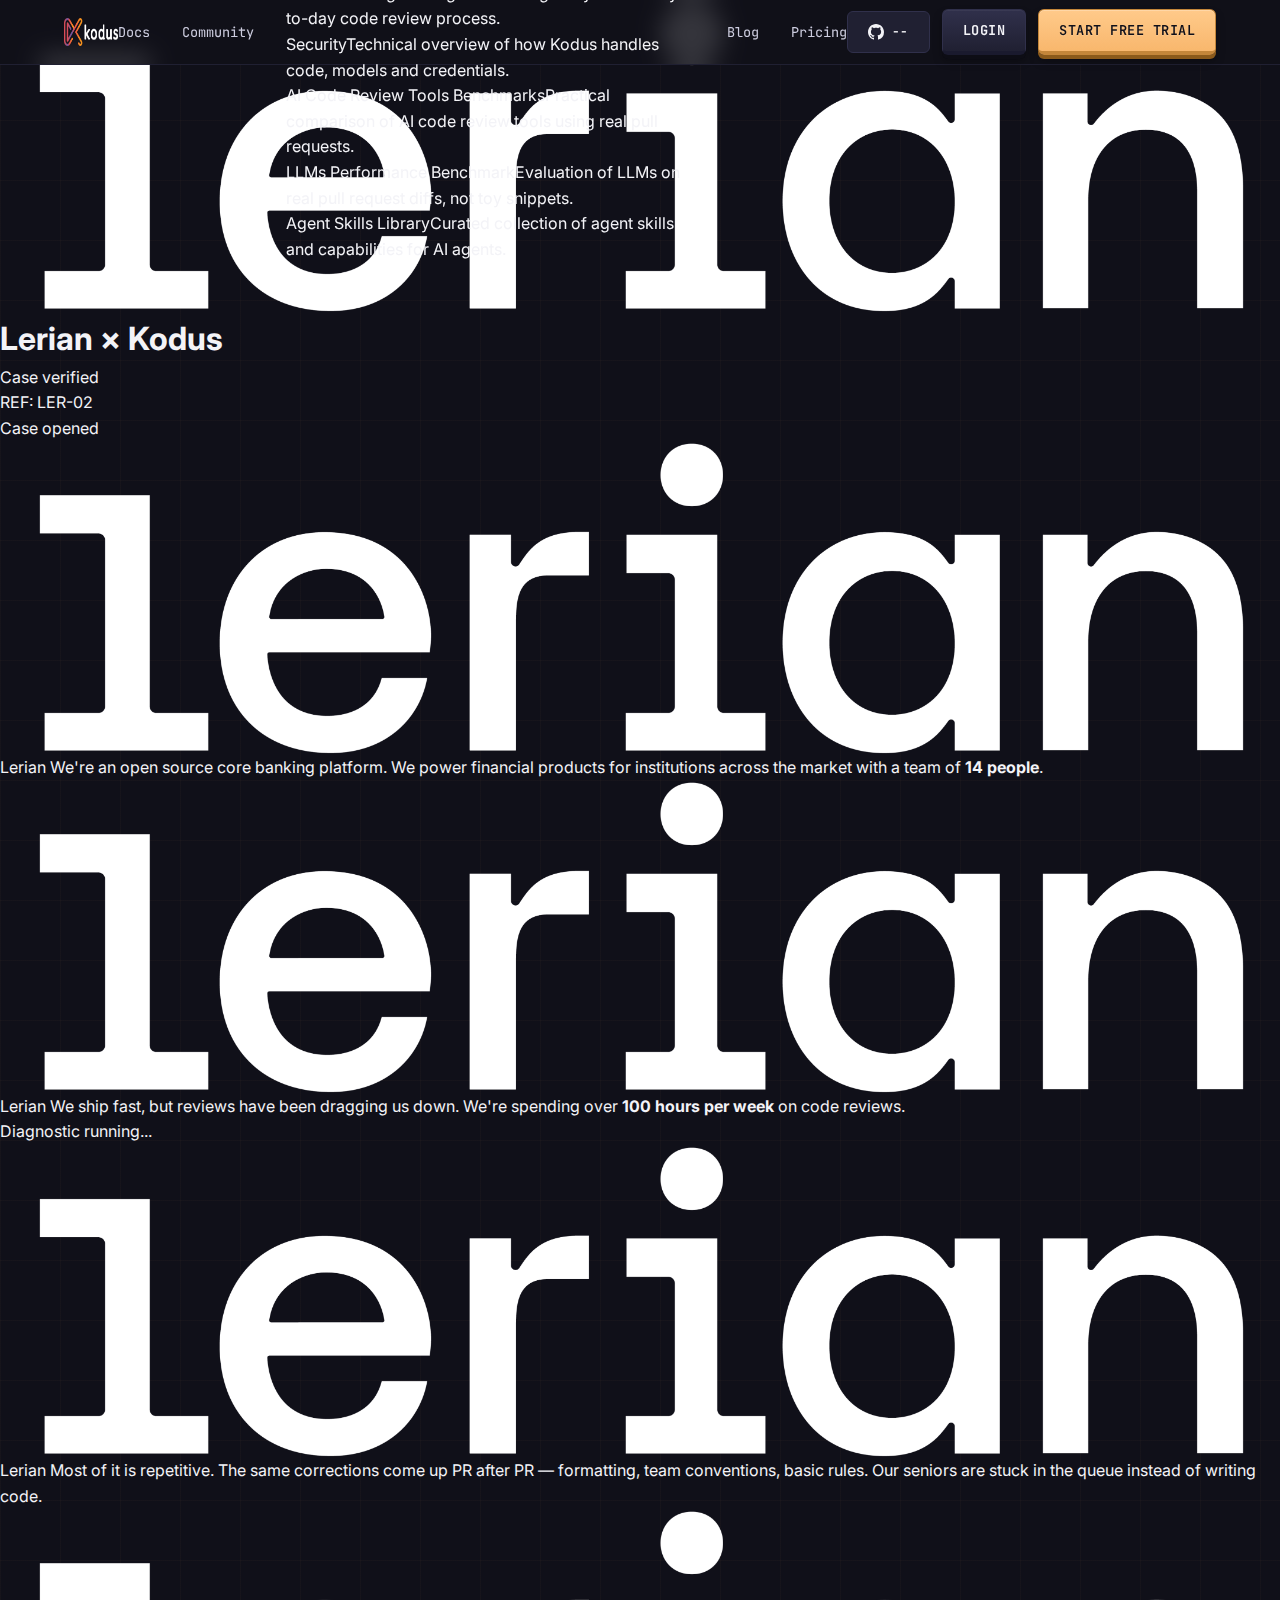
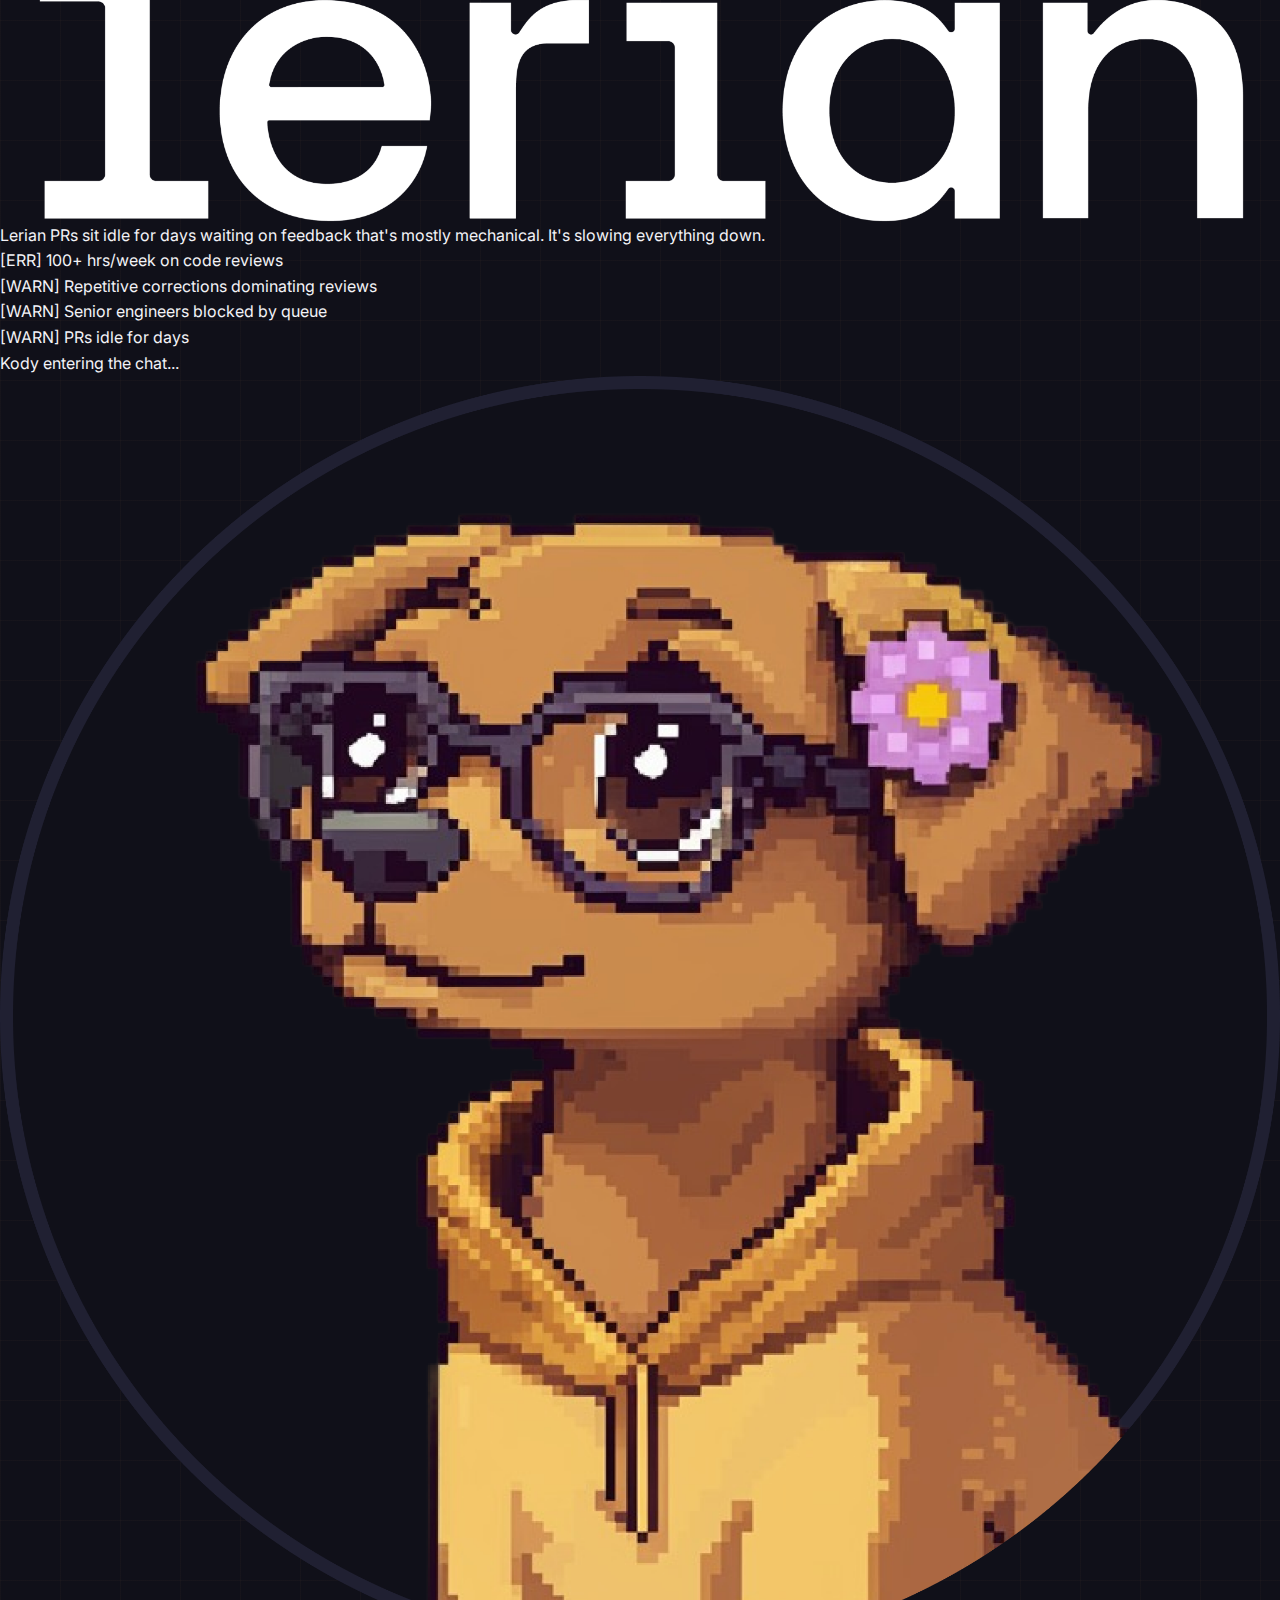
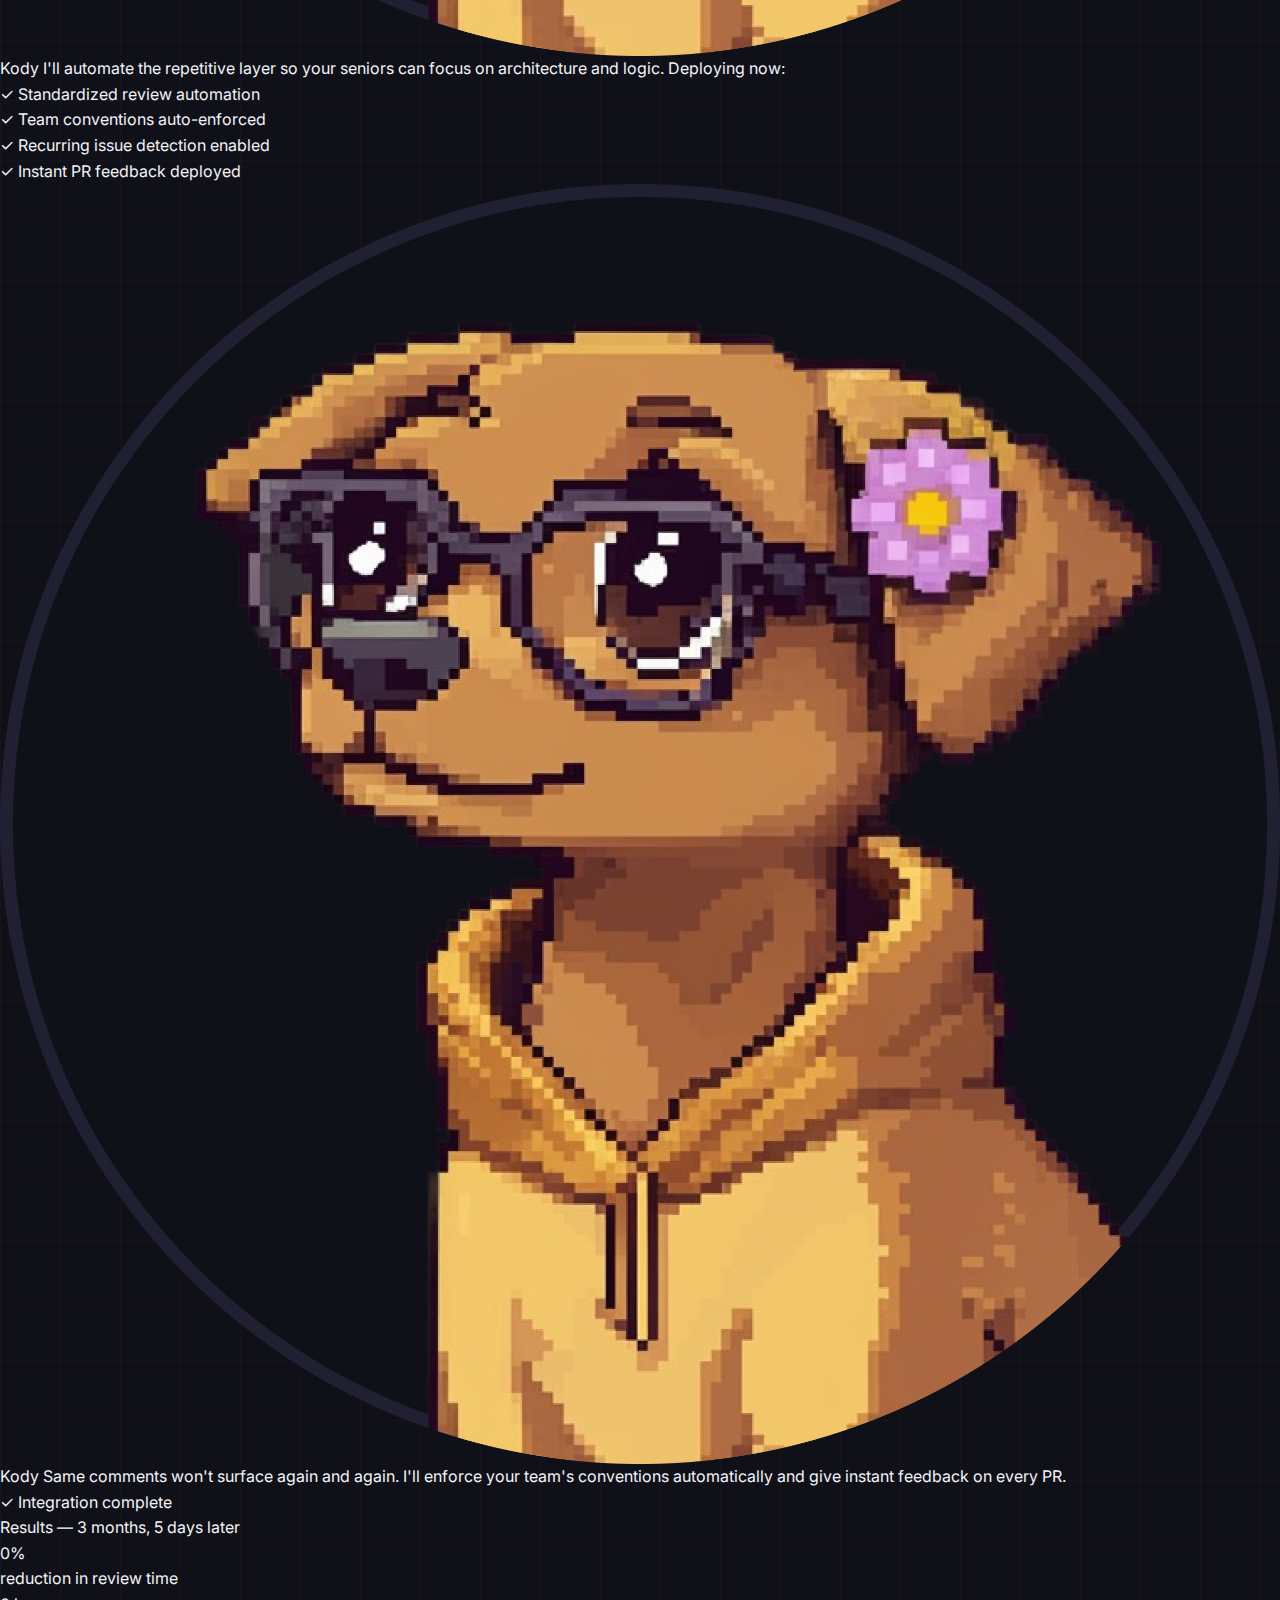
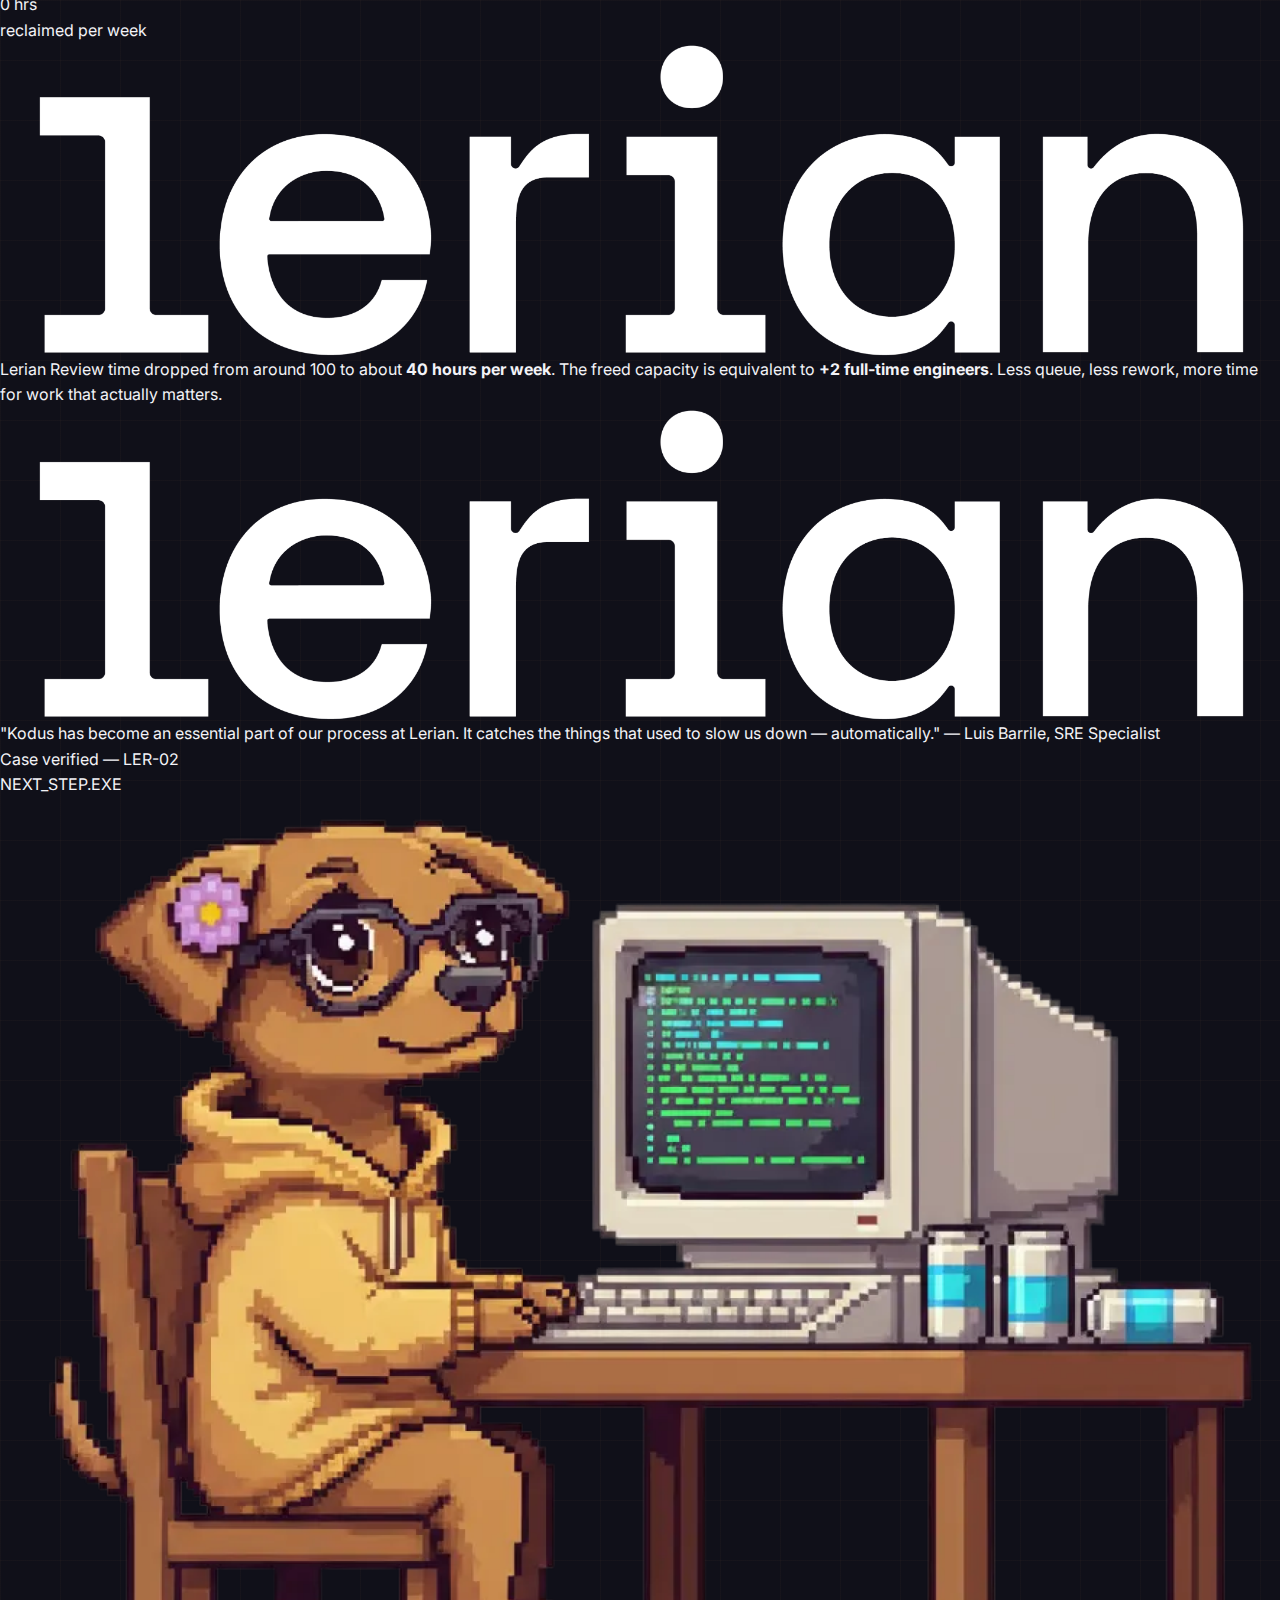
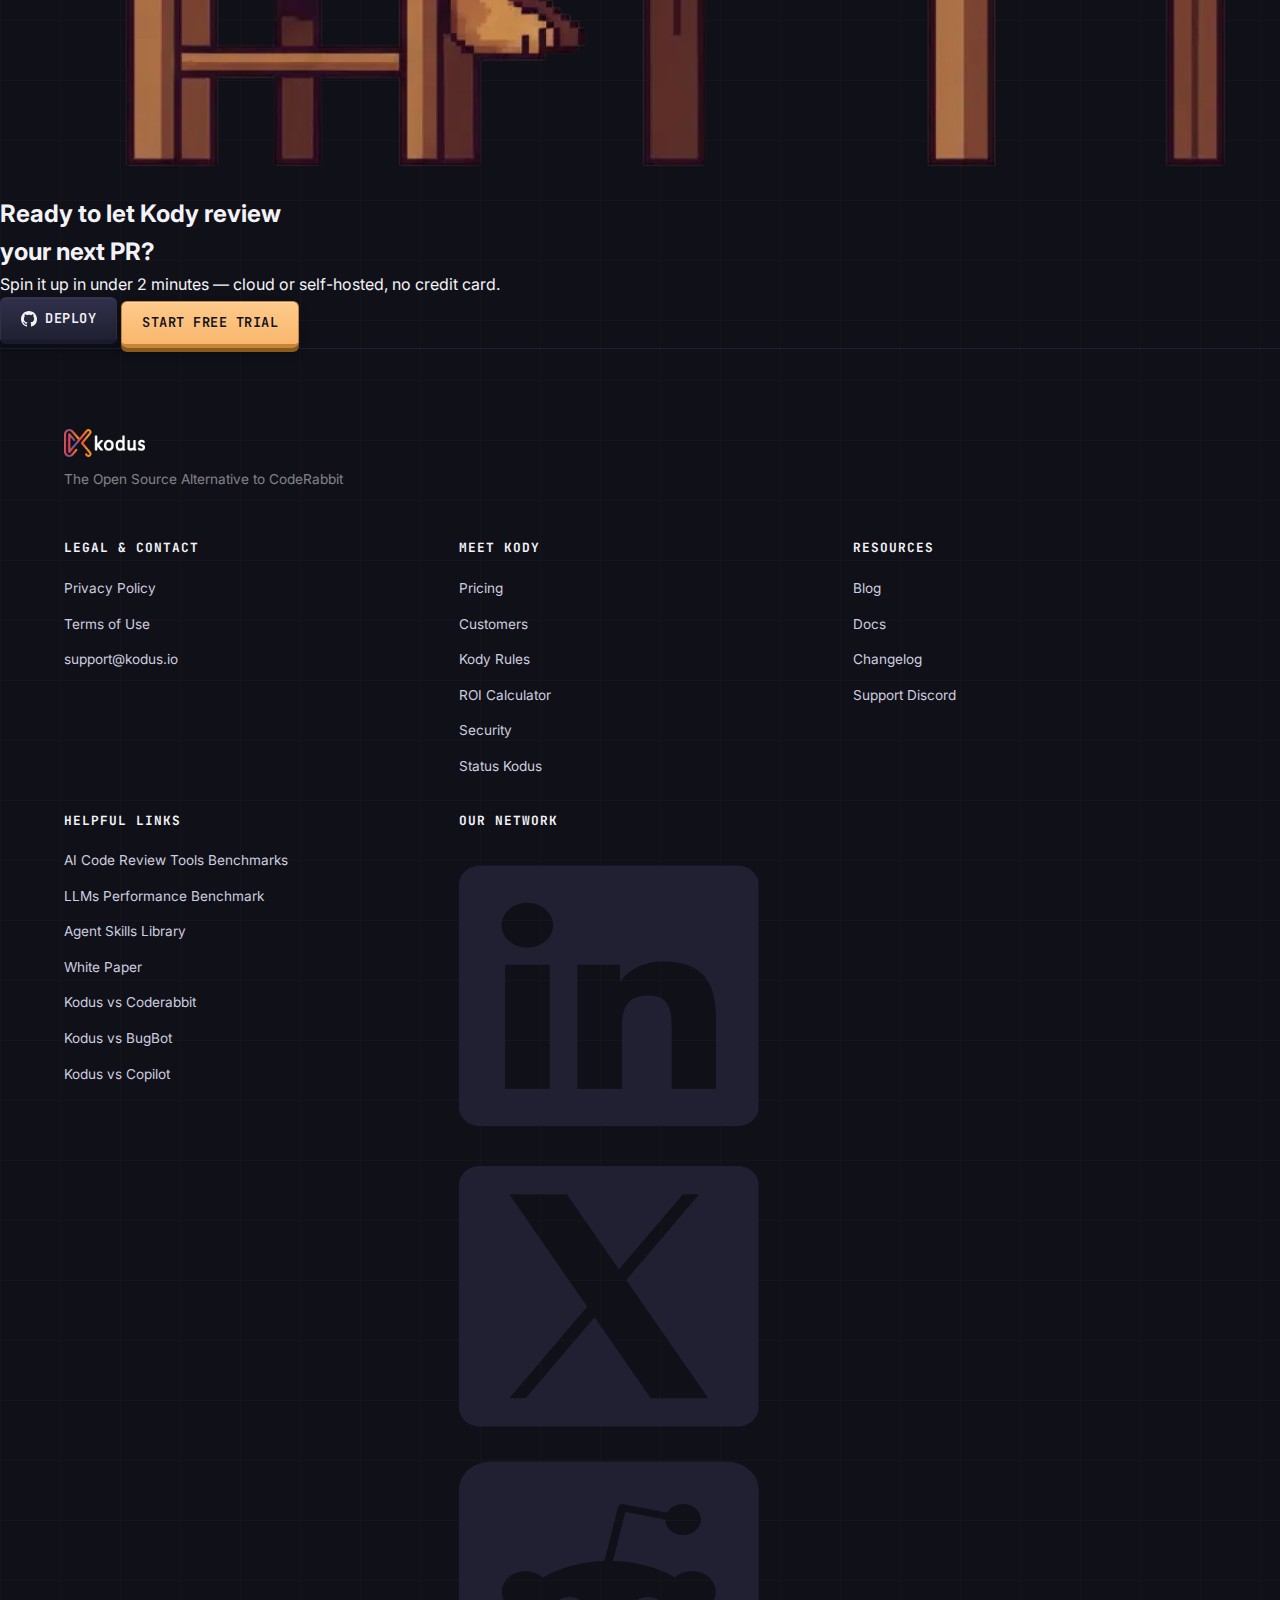
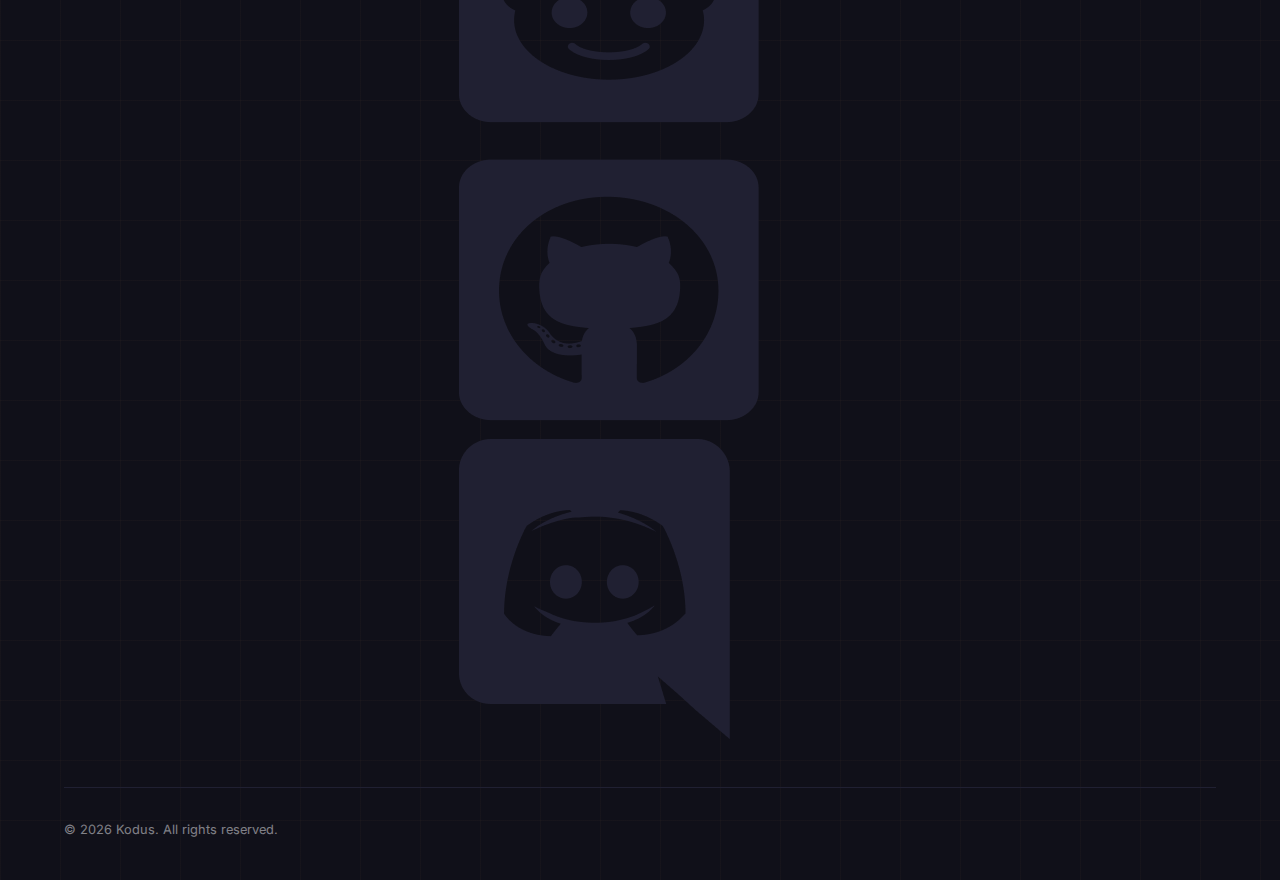
<file: case-lerian.html>
<!DOCTYPE html>
<html lang="en">
<head>
  <meta charset="UTF-8">
  <meta name="viewport" content="width=device-width, initial-scale=1.0">
  <title>Case Study: Lerian — Kodus</title>
  <meta name="description" content="From 100 hours to 40: how Lerian cut code review time by 60% with Kodus, freeing the equivalent of 2 full-time engineers.">
  <meta name="keywords" content="AI Code Review, Coderabbit alternative, Open Source AI Code Review">
  <link rel="canonical" href="https://kodus.io/en/case-lerian/">
  <meta property="og:locale" content="en_US">
  <meta property="og:type" content="website">
  <meta property="og:site_name" content="Kodus">
  <meta property="og:title" content="Case Study: Lerian — Kodus">
  <meta property="og:description" content="From 100 hours to 40: how Lerian cut code review time by 60% with Kodus, freeing the equivalent of 2 full-time engineers.">
  <meta property="og:url" content="https://kodus.io/en/case-lerian/">
  <meta property="og:image" content="https://kodus.io/assets/img/kodus_dark.png">
  <meta property="og:image:alt" content="Kodus">
  <meta name="twitter:card" content="summary_large_image">
  <meta name="twitter:title" content="Case Study: Lerian — Kodus">
  <meta name="twitter:description" content="From 100 hours to 40: how Lerian cut code review time by 60% with Kodus, freeing the equivalent of 2 full-time engineers.">
  <meta name="twitter:image" content="https://kodus.io/assets/img/kodus_dark.png">
  <script type="application/ld+json">
    {
      "@context": "https://schema.org",
      "@type": "WebPage",
      "name": "Case Study: Lerian — Kodus",
      "description": "From 100 hours to 40: how Lerian cut code review time by 60% with Kodus, freeing the equivalent of 2 full-time engineers.",
      "url": "https://kodus.io/en/case-lerian/",
      "inLanguage": "en",
      "isPartOf": {
        "@type": "WebSite",
        "name": "Kodus",
        "url": "https://kodus.io/en/"
      }
    }
  </script>
  <link rel="stylesheet" href="styles.css">

  <link rel="preconnect" href="https://fonts.googleapis.com">
  <link rel="preconnect" href="https://fonts.gstatic.com" crossorigin>
  <link href="https://fonts.googleapis.com/css2?family=JetBrains+Mono:wght@400;500;600;700;800&family=Inter:wght@400;500;600;700&family=Press+Start+2P&display=swap" rel="stylesheet">
</head>
<body class="benchmark-page">

  <!-- ========== HEADER / NAV ========== -->
  <header class="header" id="header">
    <nav class="nav container">
      <a href="/" class="nav__logo">
        <img src="assets/img/kodus_dark.png" alt="Kodus" class="nav__logo-img">
      </a>

      <ul class="nav__links" id="navLinks">
        <li><a href="https://docs.kodus.io/how_to_use/en/overview" class="nav__link nav__link--external" target="_blank" rel="noopener">Docs</a></li>
        <li><a href="https://discord.gg/TFZBRk9fT6" class="nav__link nav__link--external" target="_blank" rel="noopener">Community</a></li>
        <li class="nav__dropdown">
          <a href="#" class="nav__link">Resources <span class="nav__chevron">&#9662;</span></a>
          <ul class="nav__dropdown-menu">
            <li><a href="https://kodus.io/en/code-review-rules/"><span class="nav__item-title">Kody Rules</span><span class="nav__item-desc">Library of production tested review rules for real world codebases.</span></a></li>
            <li><a href="https://kodus.io/en/changelog-en/"><span class="nav__item-title">Changelog</span><span class="nav__item-desc">Detailed release notes for every Kodus update.</span></a></li>
            <li><a href="roi.html"><span class="nav__item-title">ROI Calculator</span><span class="nav__item-desc">Model driven estimate of the impact of catching issues before they hit production.</span></a></li>
            <li><a href="customers.html"><span class="nav__item-title">Customers</span><span class="nav__item-desc">Engineering teams using Kody in their day-to-day code review process.</span></a></li>
            <li><a href="https://docs.kodus.io/how_to_use/en/security/data_usage"><span class="nav__item-title">Security</span><span class="nav__item-desc">Technical overview of how Kodus handles code, models and credentials.</span></a></li>
            <li><a href="benchmark.html"><span class="nav__item-title">AI Code Review Tools Benchmarks</span><span class="nav__item-desc">Practical comparison of AI code review tools using real pull requests.</span></a></li>
            <li><a href="https://codereviewbench.com/"><span class="nav__item-title">LLMs Performance Benchmark</span><span class="nav__item-desc">Evaluation of LLMs on real pull request diffs, not toy snippets.</span></a></li>
            <li><a href="https://ai-skills.io/"><span class="nav__item-title">Agent Skills Library</span><span class="nav__item-desc">Curated collection of agent skills and capabilities for AI agents.</span></a></li>
          </ul>
        </li>
        <li><a href="https://kodus.io/en/insights-en/" class="nav__link">Blog</a></li>
        <li><a href="pricing.html" class="nav__link">Pricing</a></li>
      </ul>

      <div class="nav__actions">
        <a href="#" class="btn btn--github">
          <svg width="16" height="16" viewBox="0 0 16 16" fill="currentColor"><path d="M8 0C3.58 0 0 3.58 0 8c0 3.54 2.29 6.53 5.47 7.59.4.07.55-.17.55-.38 0-.19-.01-.82-.01-1.49-2.01.37-2.53-.49-2.69-.94-.09-.23-.48-.94-.82-1.13-.28-.15-.68-.52-.01-.53.63-.01 1.08.58 1.23.82.72 1.21 1.87.87 2.33.66.07-.52.28-.87.51-1.07-1.78-.2-3.64-.89-3.64-3.95 0-.87.31-1.59.82-2.15-.08-.2-.36-1.02.08-2.12 0 0 .67-.21 2.2.82.64-.18 1.32-.27 2-.27.68 0 1.36.09 2 .27 1.53-1.04 2.2-.82 2.2-.82.44 1.1.16 1.92.08 2.12.51.56.82 1.27.82 2.15 0 3.07-1.87 3.75-3.65 3.95.29.25.54.73.54 1.48 0 1.07-.01 1.93-.01 2.2 0 .21.15.46.55.38A8.013 8.013 0 0016 8c0-4.42-3.58-8-8-8z"/></svg>
          <span id="ghStars">--</span>
        </a>
        <a href="https://app.kodus.io/sign-in" class="btn btn--outline-light">Login</a>
        <a href="https://app.kodus.io/sign-up" class="btn btn--primary">Start Free Trial</a>
      </div>

      <button class="nav__hamburger" id="navHamburger" aria-label="Toggle menu">
        <span></span><span></span><span></span>
      </button>
    </nav>
  </header>

  <main class="chat">

    <!-- Chat Header -->
    <div class="chat__header">
      <img src="assets/img/logos_new/lerian1.png" alt="Lerian" class="chat__header-avatar">
      <div class="chat__header-info">
        <h1 class="chat__header-name">Lerian &times; Kodus</h1>
        <div class="chat__header-status">
          <span class="chat__header-dot"></span> Case verified
        </div>
      </div>
      <span class="chat__header-ref">REF: LER-02</span>
    </div>

    <!-- Chat Thread -->
    <div class="chat__thread">

      <div class="chat__system chat__system--divider">Case opened</div>

      <!-- Client: Who they are -->
      <div class="chat__msg chat__msg--client">
        <img src="assets/img/logos_new/lerian1.png" alt="Lerian" class="chat__avatar">
        <div class="chat__bubble">
          <span class="chat__bubble-name">Lerian</span>
          We're an open source core banking platform. We power financial products for institutions across the market with a team of <strong>14 people</strong>.
        </div>
      </div>

      <div class="chat__msg chat__msg--client">
        <img src="assets/img/logos_new/lerian1.png" alt="Lerian" class="chat__avatar">
        <div class="chat__bubble">
          <span class="chat__bubble-name">Lerian</span>
          We ship fast, but reviews have been dragging us down. We're spending over <strong>100 hours per week</strong> on code reviews.
        </div>
      </div>

      <div class="chat__system chat__system--divider">Diagnostic running...</div>

      <div class="chat__msg chat__msg--client">
        <img src="assets/img/logos_new/lerian1.png" alt="Lerian" class="chat__avatar">
        <div class="chat__bubble">
          <span class="chat__bubble-name">Lerian</span>
          Most of it is repetitive. The same corrections come up PR after PR &mdash; formatting, team conventions, basic rules. Our seniors are stuck in the queue instead of writing code.
        </div>
      </div>

      <div class="chat__msg chat__msg--client">
        <img src="assets/img/logos_new/lerian1.png" alt="Lerian" class="chat__avatar">
        <div class="chat__bubble">
          <span class="chat__bubble-name">Lerian</span>
          PRs sit idle for days waiting on feedback that's mostly mechanical. It's slowing everything down.
        </div>
      </div>

      <!-- System: Warnings -->
      <div class="chat__system chat__system--err">[ERR] 100+ hrs/week on code reviews</div>
      <div class="chat__system chat__system--warn">[WARN] Repetitive corrections dominating reviews</div>
      <div class="chat__system chat__system--warn">[WARN] Senior engineers blocked by queue</div>
      <div class="chat__system chat__system--warn">[WARN] PRs idle for days</div>

      <div class="chat__system chat__system--divider">Kody entering the chat...</div>

      <!-- Kody: Solution -->
      <div class="chat__msg chat__msg--kody">
        <img src="assets/img/kody_profile.png" alt="Kody" class="chat__avatar">
        <div class="chat__bubble">
          <span class="chat__bubble-name">Kody</span>
          I'll automate the repetitive layer so your seniors can focus on architecture and logic. Deploying now:
          <ul class="chat__checklist">
            <li><span class="chat__check">&#10003;</span> Standardized review automation</li>
            <li><span class="chat__check">&#10003;</span> Team conventions auto-enforced</li>
            <li><span class="chat__check">&#10003;</span> Recurring issue detection enabled</li>
            <li><span class="chat__check">&#10003;</span> Instant PR feedback deployed</li>
          </ul>
        </div>
      </div>

      <div class="chat__msg chat__msg--kody">
        <img src="assets/img/kody_profile.png" alt="Kody" class="chat__avatar">
        <div class="chat__bubble">
          <span class="chat__bubble-name">Kody</span>
          Same comments won't surface again and again. I'll enforce your team's conventions automatically and give instant feedback on every PR.
        </div>
      </div>

      <div class="chat__system chat__system--ok">&#10003; Integration complete</div>

      <div class="chat__system chat__system--divider">Results &mdash; 3 months, 5 days later</div>

      <!-- Metrics -->
      <div class="chat__metrics">
        <div class="chat__metric">
          <div class="chat__metric-value" data-countup="60">0%</div>
          <div class="chat__metric-label">reduction in review time</div>
        </div>
        <div class="chat__metric">
          <div class="chat__metric-value" data-countup="40">0 hrs</div>
          <div class="chat__metric-label">reclaimed per week</div>
        </div>
      </div>

      <!-- Client: Impact -->
      <div class="chat__msg chat__msg--client">
        <img src="assets/img/logos_new/lerian1.png" alt="Lerian" class="chat__avatar">
        <div class="chat__bubble">
          <span class="chat__bubble-name">Lerian</span>
          Review time dropped from around 100 to about <strong>40 hours per week</strong>. The freed capacity is equivalent to <strong>+2 full-time engineers</strong>. Less queue, less rework, more time for work that actually matters.
        </div>
      </div>

      <!-- Quote -->
      <div class="chat__msg chat__msg--client chat__msg--quote">
        <img src="assets/img/logos_new/lerian1.png" alt="Lerian" class="chat__avatar">
        <div class="chat__bubble">
          <span class="chat__quote-text">"Kodus has become an essential part of our process at Lerian. It catches the things that used to slow us down &mdash; automatically."</span>
          <span class="chat__quote-author">&mdash; Luis Barrile, SRE Specialist</span>
        </div>
      </div>

      <div class="chat__system chat__system--divider">Case verified &mdash; LER-02</div>

    </div>

  </main>

  <!-- CTA -->
  <div class="chat__cta">
    <div class="pixel-cta">
      <div class="pixel-cta__window">
        <div class="pixel-cta__bar">
          <span class="pixel-cta__bar-text">NEXT_STEP.EXE</span>
        </div>
        <div class="pixel-cta__content">
          <div class="pixel-cta__media">
            <img src="assets/img/kody-review.png" alt="Kody Review" class="pixel-cta__kody">
          </div>
          <div class="pixel-cta__copy">
            <h2 class="pixel-cta__title">Ready to let Kody review<br>your next PR?</h2>
            <p class="pixel-cta__desc">Spin it up in under 2 minutes &mdash; cloud or self-hosted, no credit card.</p>
            <div class="pixel-cta__actions">
              <a href="https://github.com/kodustech/kodus-ai" class="btn btn--outline-light pixel-cta__btn">
                <svg width="16" height="16" viewBox="0 0 16 16" fill="currentColor"><path d="M8 0C3.58 0 0 3.58 0 8c0 3.54 2.29 6.53 5.47 7.59.4.07.55-.17.55-.38 0-.19-.01-.82-.01-1.49-2.01.37-2.53-.49-2.69-.94-.09-.23-.48-.94-.82-1.13-.28-.15-.68-.52-.01-.53.63-.01 1.08.58 1.23.82.72 1.21 1.87.87 2.33.66.07-.52.28-.87.51-1.07-1.78-.2-3.64-.89-3.64-3.95 0-.87.31-1.59.82-2.15-.08-.2-.36-1.02.08-2.12 0 0 .67-.21 2.2.82.64-.18 1.32-.27 2-.27.68 0 1.36.09 2 .27 1.53-1.04 2.2-.82 2.2-.82.44 1.1.16 1.92.08 2.12.51.56.82 1.27.82 2.15 0 3.07-1.87 3.75-3.65 3.95.29.25.54.73.54 1.48 0 1.07-.01 1.93-.01 2.2 0 .21.15.46.55.38A8.013 8.013 0 0016 8c0-4.42-3.58-8-8-8z"/></svg>
                DEPLOY
              </a>
              <a href="https://app.kodus.io/sign-up" class="btn btn--primary pixel-cta__btn">
                START FREE TRIAL
              </a>
            </div>
          </div>
        </div>
      </div>
    </div>
  </div>

  <!-- ========== FOOTER ========== -->
  <footer class="footer">
    <div class="container footer__container">
      <div class="footer__brand">
        <a href="/" class="nav__logo">
          <img src="assets/img/kodus_dark.png" alt="Kodus" class="nav__logo-img">
        </a>
        <p class="footer__tagline">The Open Source Alternative to CodeRabbit</p>
      </div>
      <div class="footer__columns">
        <div class="footer__col">
          <h4 class="footer__col-title">Legal & Contact</h4>
          <ul class="footer__col-list">
            <li><a href="https://kodus.io/en/privacy-policy/">Privacy Policy</a></li>
            <li><a href="https://kodus.io/en/terms-of-use/">Terms of Use</a></li>
            <li><a href="mailto:support@kodus.io">support@kodus.io</a></li>
          </ul>
        </div>
        <div class="footer__col">
          <h4 class="footer__col-title">Meet Kody</h4>
          <ul class="footer__col-list">
            <li><a href="pricing.html">Pricing</a></li>
            <li><a href="customers.html">Customers</a></li>
            <li><a href="https://kodus.io/en/code-review-rules/">Kody Rules</a></li>
            <li><a href="roi.html">ROI Calculator</a></li>
            <li><a href="https://docs.kodus.io/how_to_use/en/security/data_usage">Security</a></li>
            <li><a href="https://status.kodus.io/">Status Kodus</a></li>
          </ul>
        </div>
        <div class="footer__col">
          <h4 class="footer__col-title">Resources</h4>
          <ul class="footer__col-list">
            <li><a href="https://kodus.io/en/insights-en/">Blog</a></li>
            <li><a href="https://docs.kodus.io/how_to_use/en/overview">Docs</a></li>
            <li><a href="https://kodus.io/en/changelog-en/">Changelog</a></li>
            <li><a href="https://discord.gg/TFZBRk9fT6">Support Discord</a></li>
          </ul>
        </div>
        <div class="footer__col">
          <h4 class="footer__col-title">Helpful Links</h4>
          <ul class="footer__col-list">
            <li><a href="benchmark.html">AI Code Review Tools Benchmarks</a></li>
            <li><a href="https://codereviewbench.com/">LLMs Performance Benchmark</a></li>
            <li><a href="https://ai-skills.io/">Agent Skills Library</a></li>
            <li><a href="https://kodus.io/en/how-software-engineering-teams-are-using-ai-to-be-more-effective/">White Paper</a></li>
            <li><a href="https://kodus.io/en/kodus-vs-coderabbit/">Kodus vs Coderabbit</a></li>
            <li><a href="https://kodus.io/en/kodus-vs-cursor-bugbot/">Kodus vs BugBot</a></li>
            <li><a href="https://kodus.io/en/kodus-vs-github-copilot/">Kodus vs Copilot</a></li>
          </ul>
        </div>
        <div class="footer__col">
          <h4 class="footer__col-title">Our Network</h4>
          <div class="footer__social">
            <a href="https://www.linkedin.com/company/kodustech/" target="_blank" rel="noopener noreferrer" class="footer__social-link" aria-label="LinkedIn"><img src="assets/img/linkedin.png" alt="LinkedIn" class="footer__social-icon"></a>
            <a href="https://twitter.com/kodustech" target="_blank" rel="noopener noreferrer" class="footer__social-link" aria-label="X (Twitter)"><img src="assets/img/x-1.png?v=2" alt="X (Twitter)" class="footer__social-icon"></a>
            <a href="https://www.reddit.com/r/Kodus/" target="_blank" rel="noopener noreferrer" class="footer__social-link" aria-label="Reddit"><img src="assets/img/reddit.png" alt="Reddit" class="footer__social-icon"></a>
            <a href="https://github.com/kodustech" target="_blank" rel="noopener noreferrer" class="footer__social-link" aria-label="GitHub"><img src="assets/img/github.png" alt="GitHub" class="footer__social-icon"></a>
            <div style="flex-basis: 100%; height: 0;"></div>
            <a href="https://discord.gg/TFZBRk9fT6" target="_blank" rel="noopener noreferrer" class="footer__social-link" aria-label="Discord"><img src="assets/img/discord.png" alt="Discord" class="footer__social-icon"></a>
          </div>
        </div>
      </div>
      <div class="footer__bottom">
        <p>&copy; 2026 Kodus. All rights reserved.</p>
      </div>
    </div>
  </footer>

  <script src="script.js"></script>
</body>
</html>
</file>
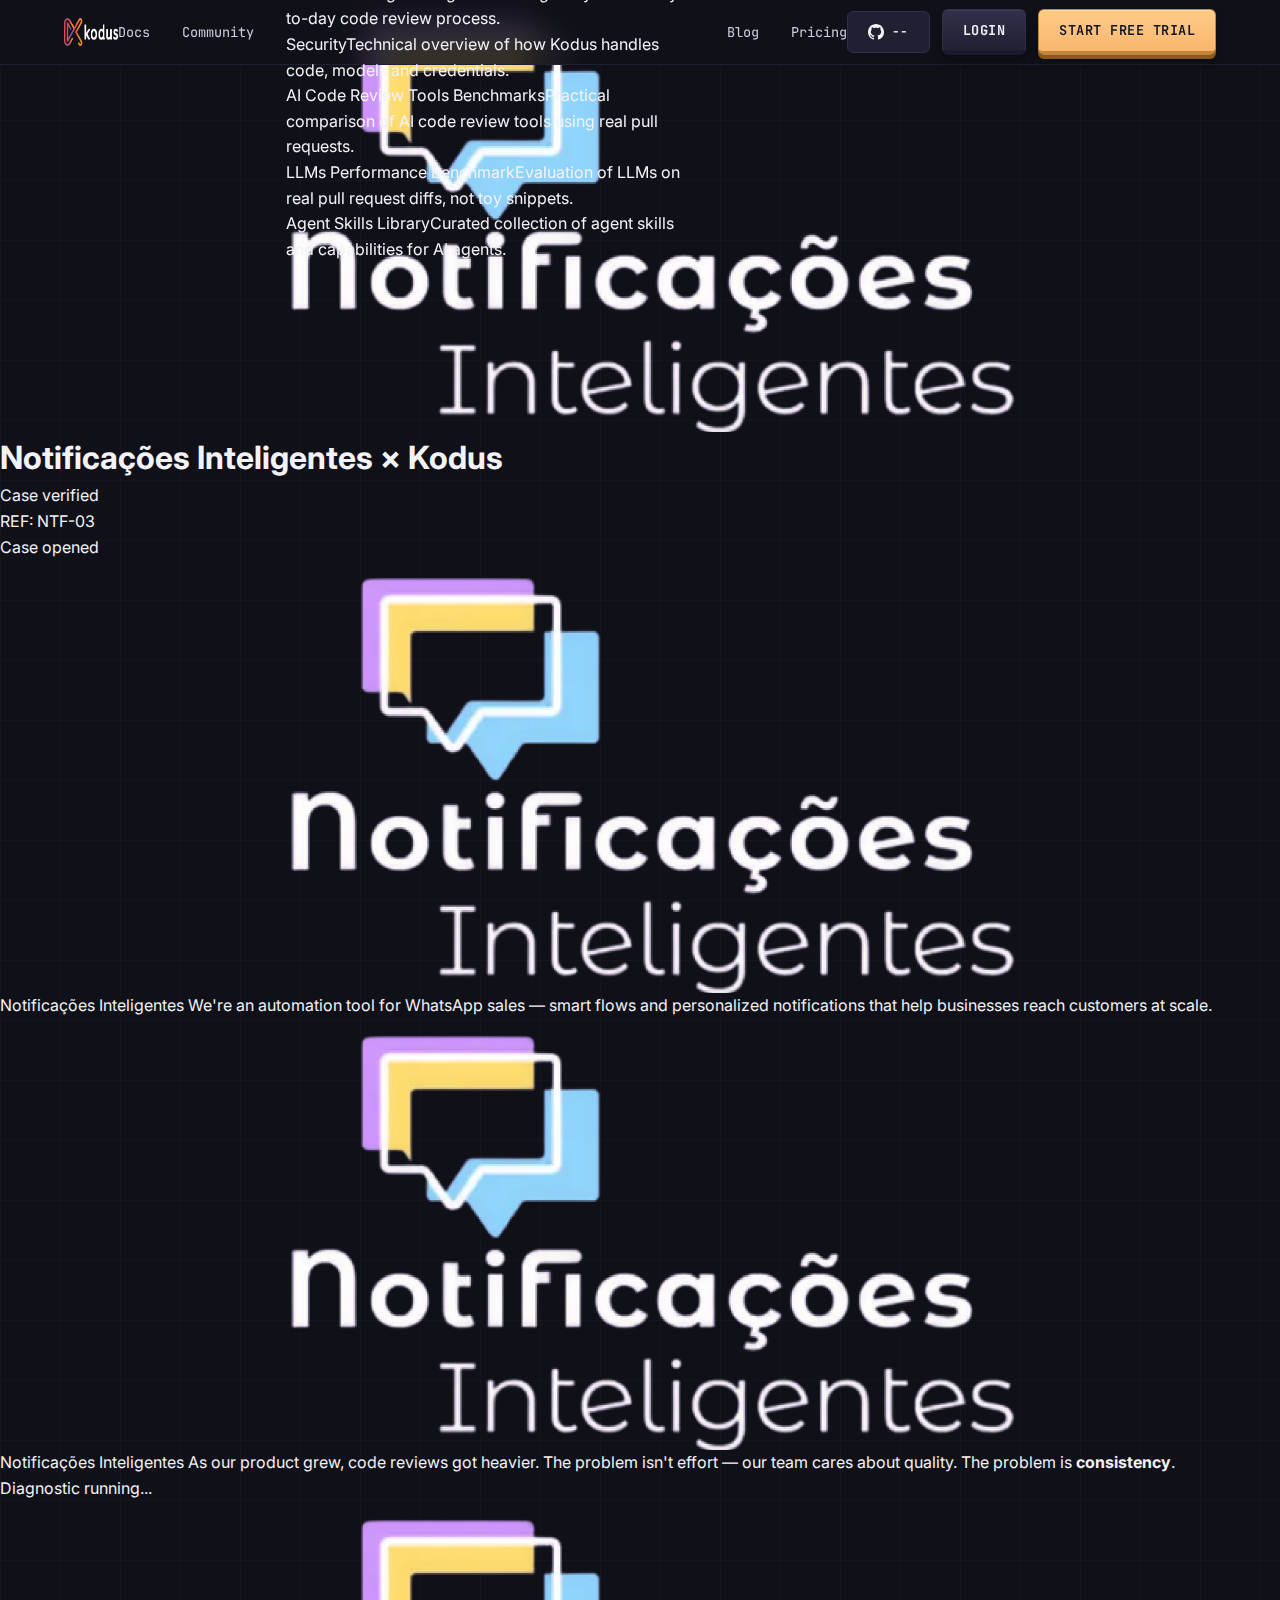
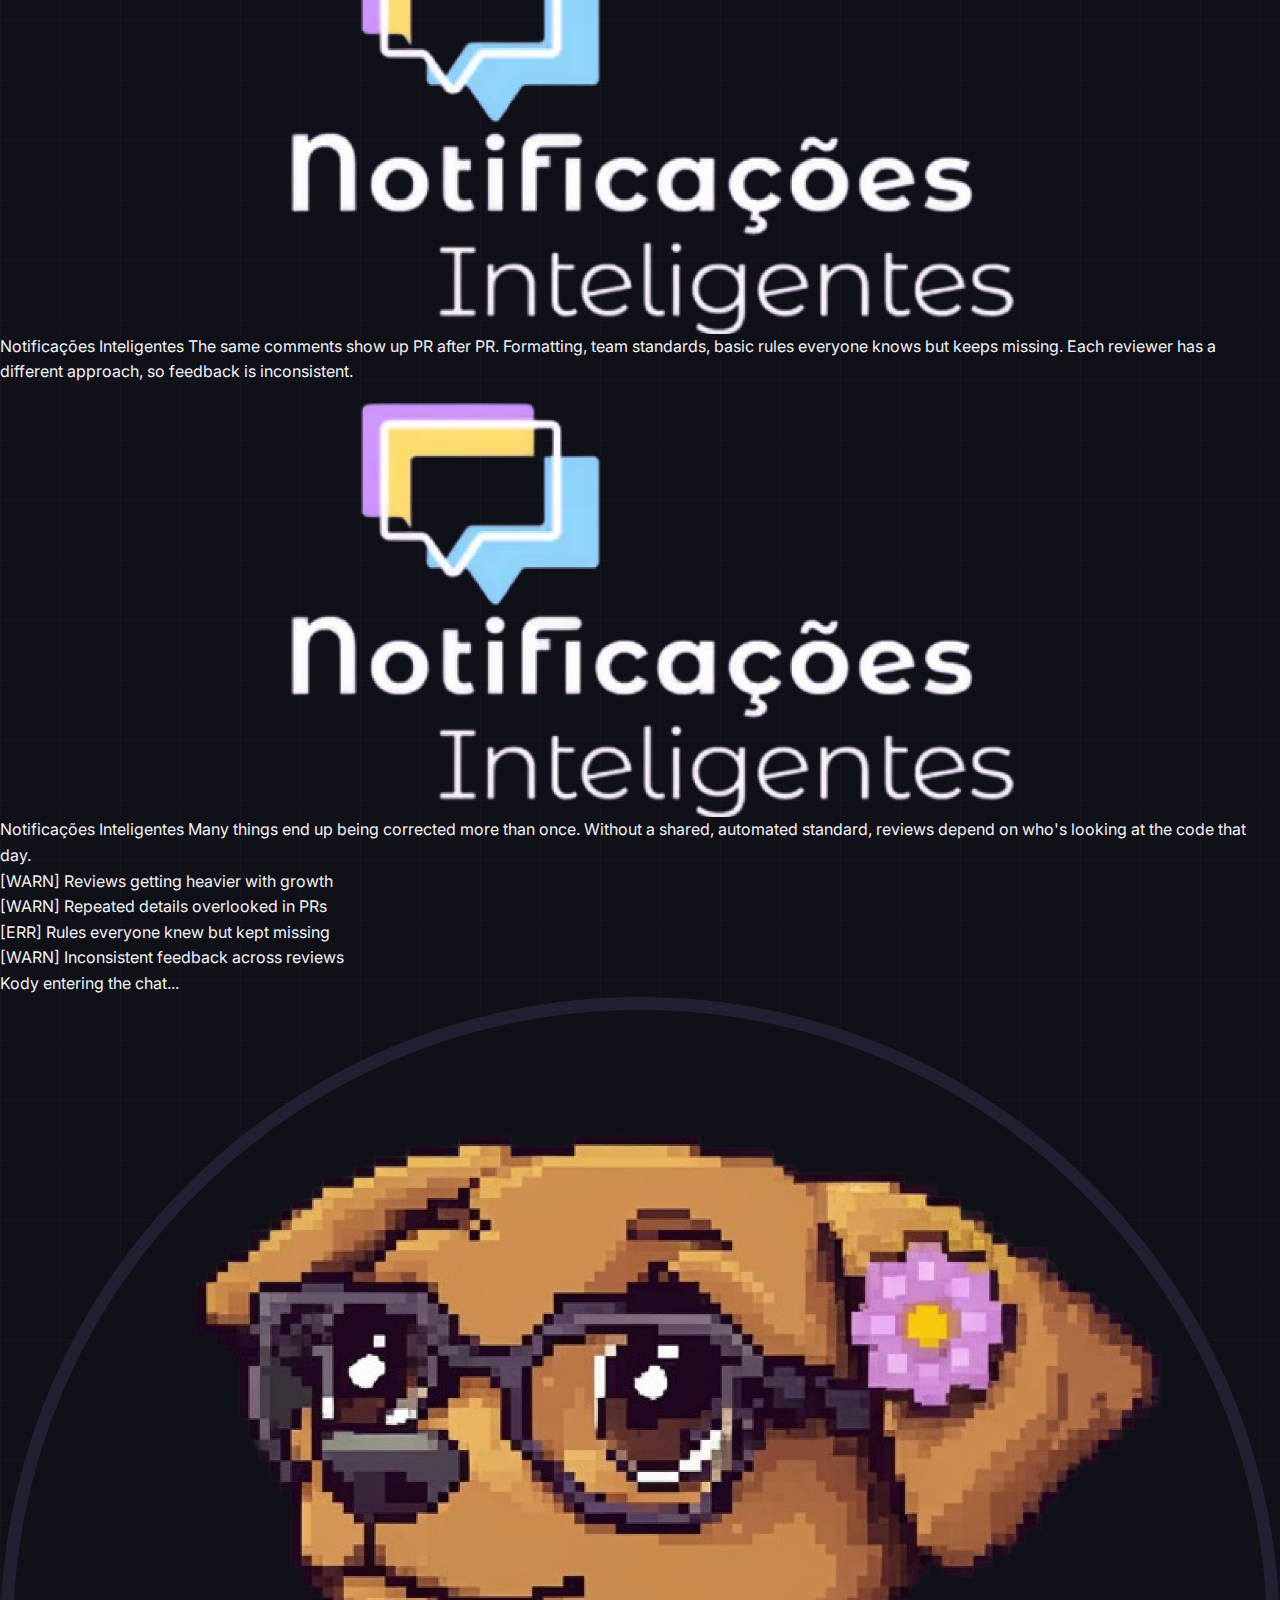
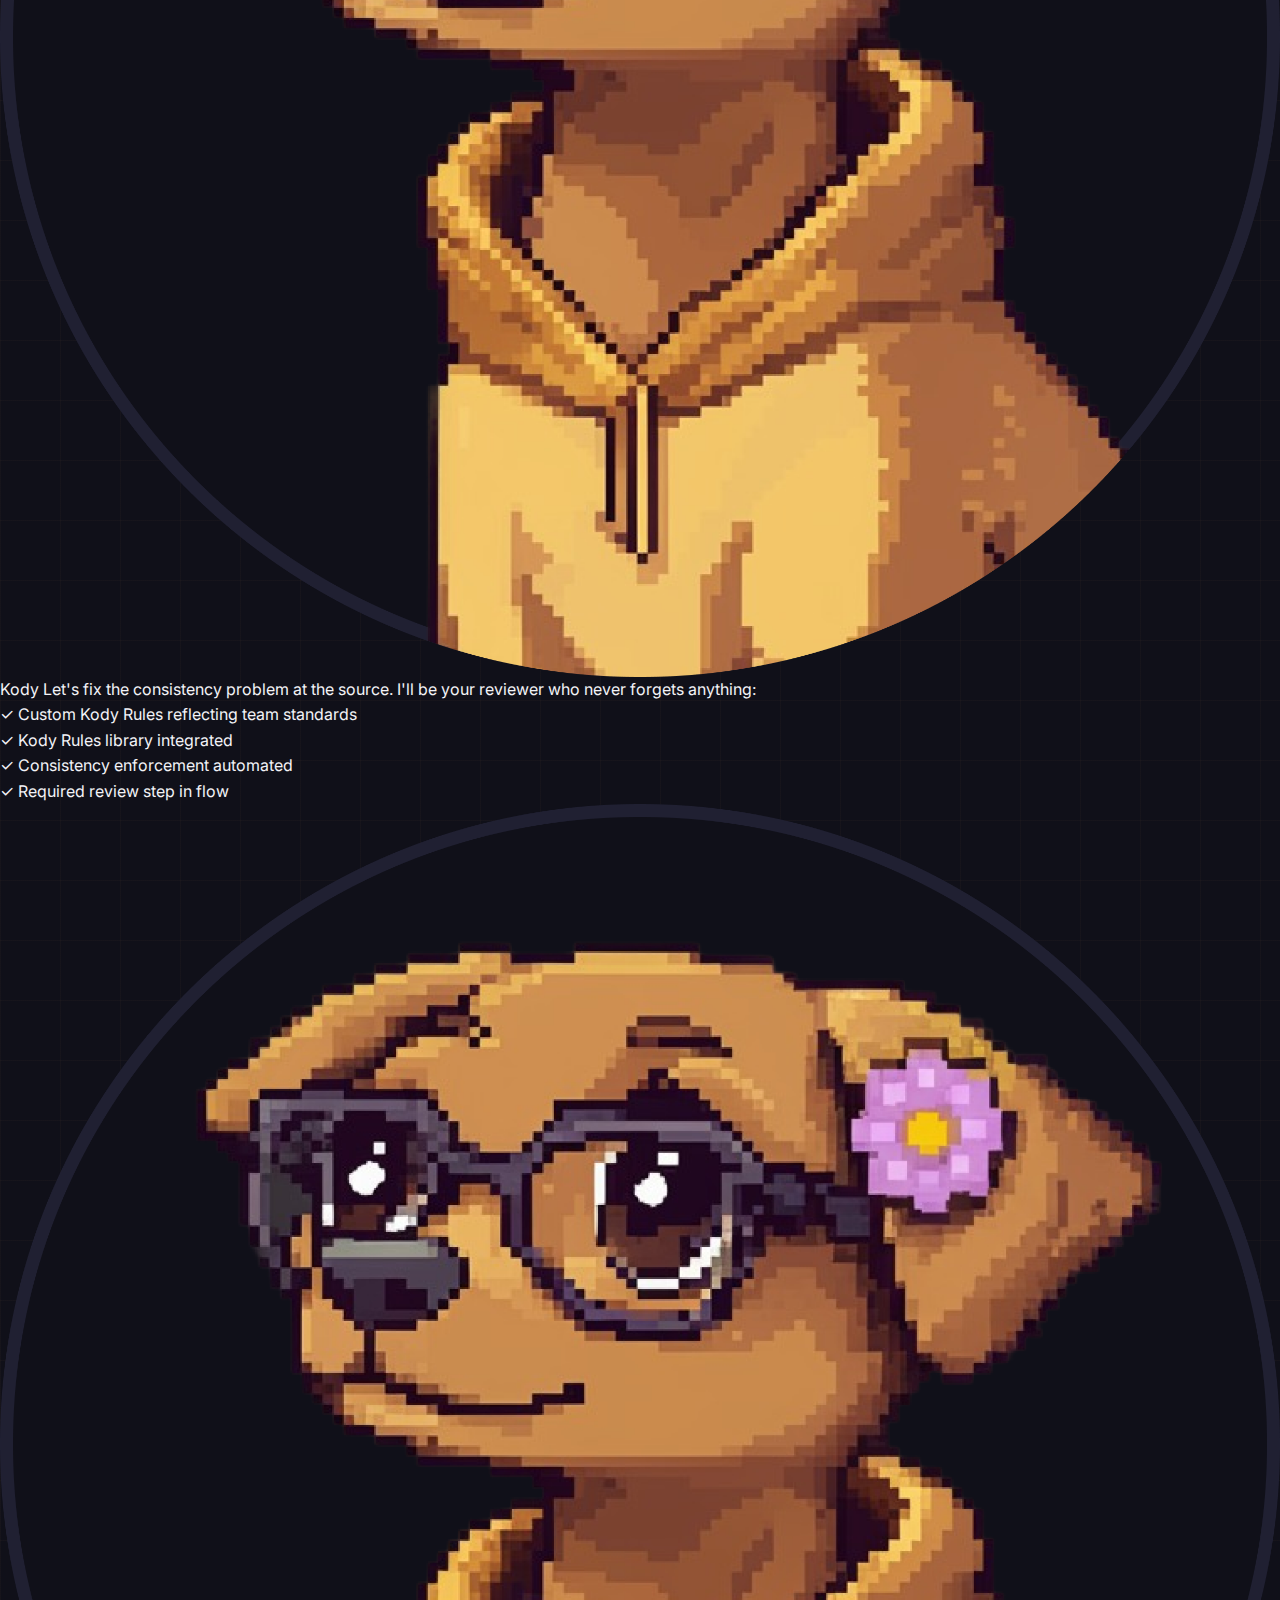
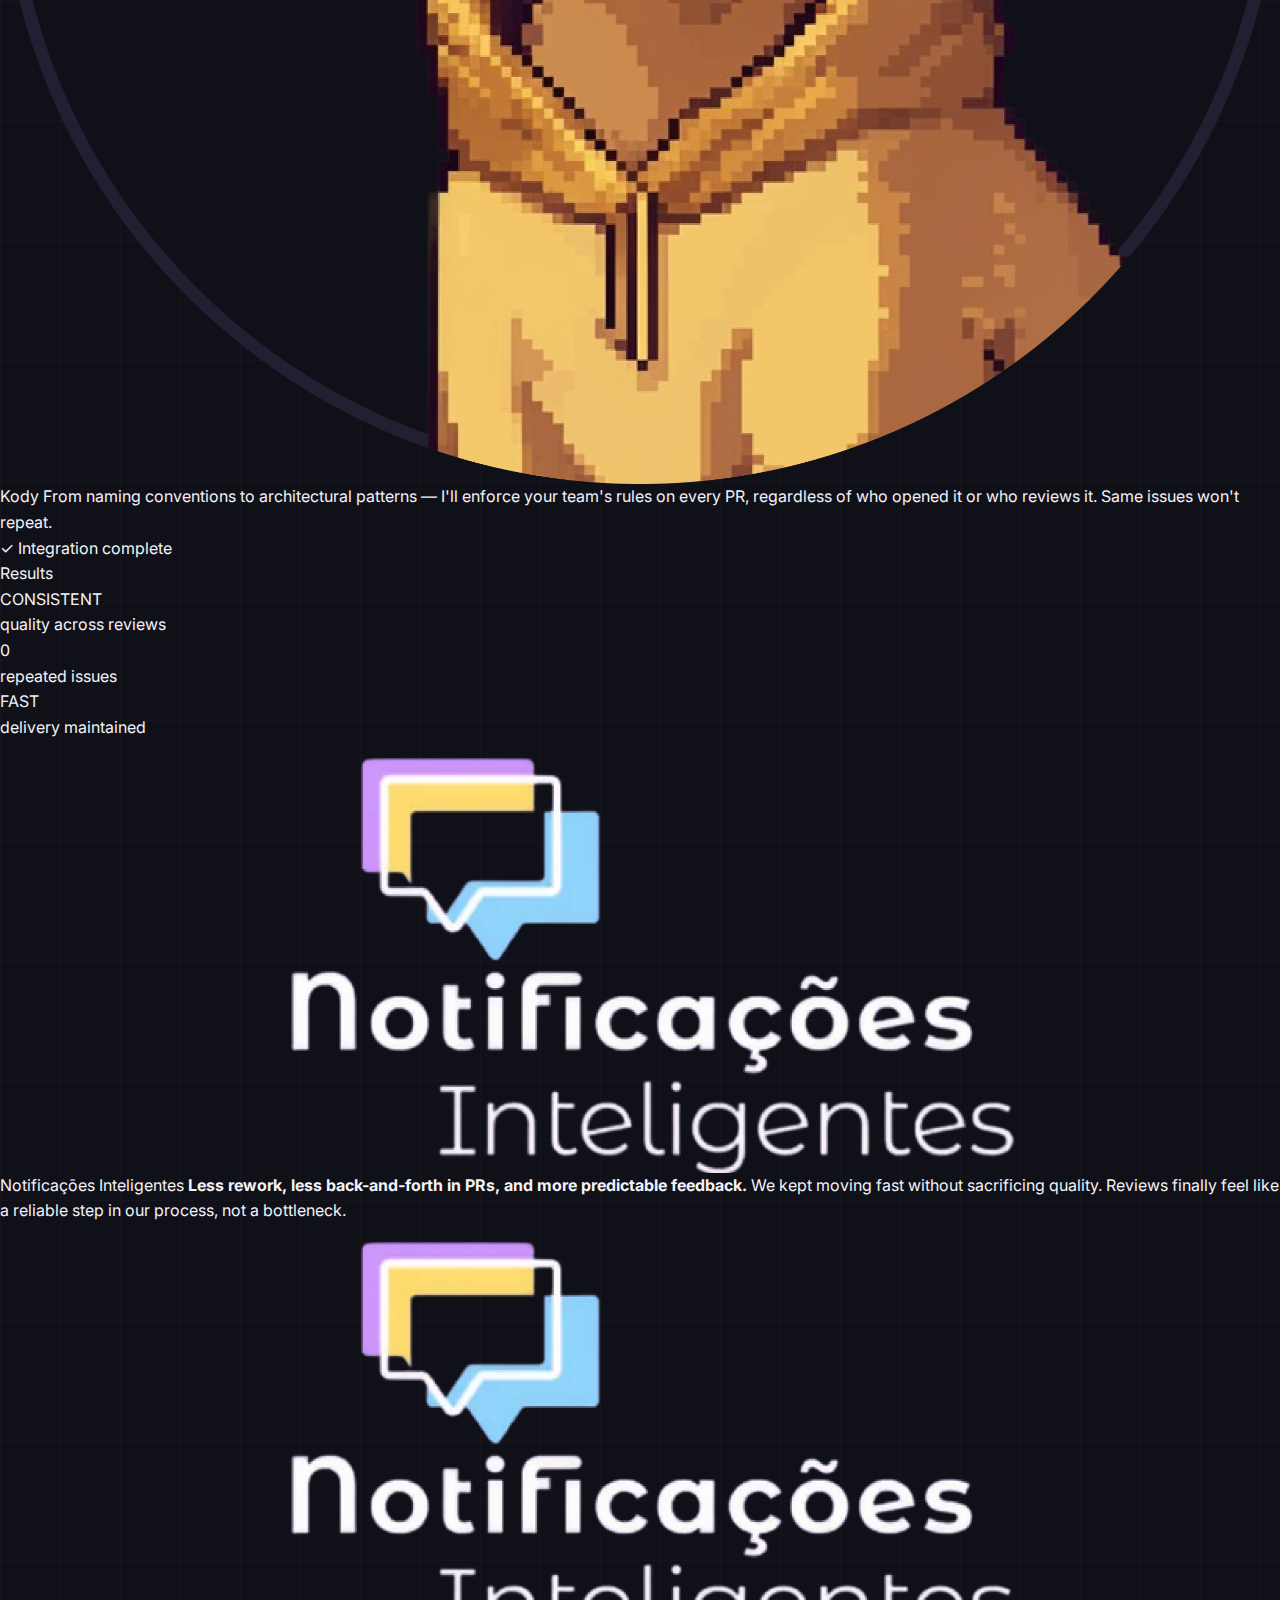
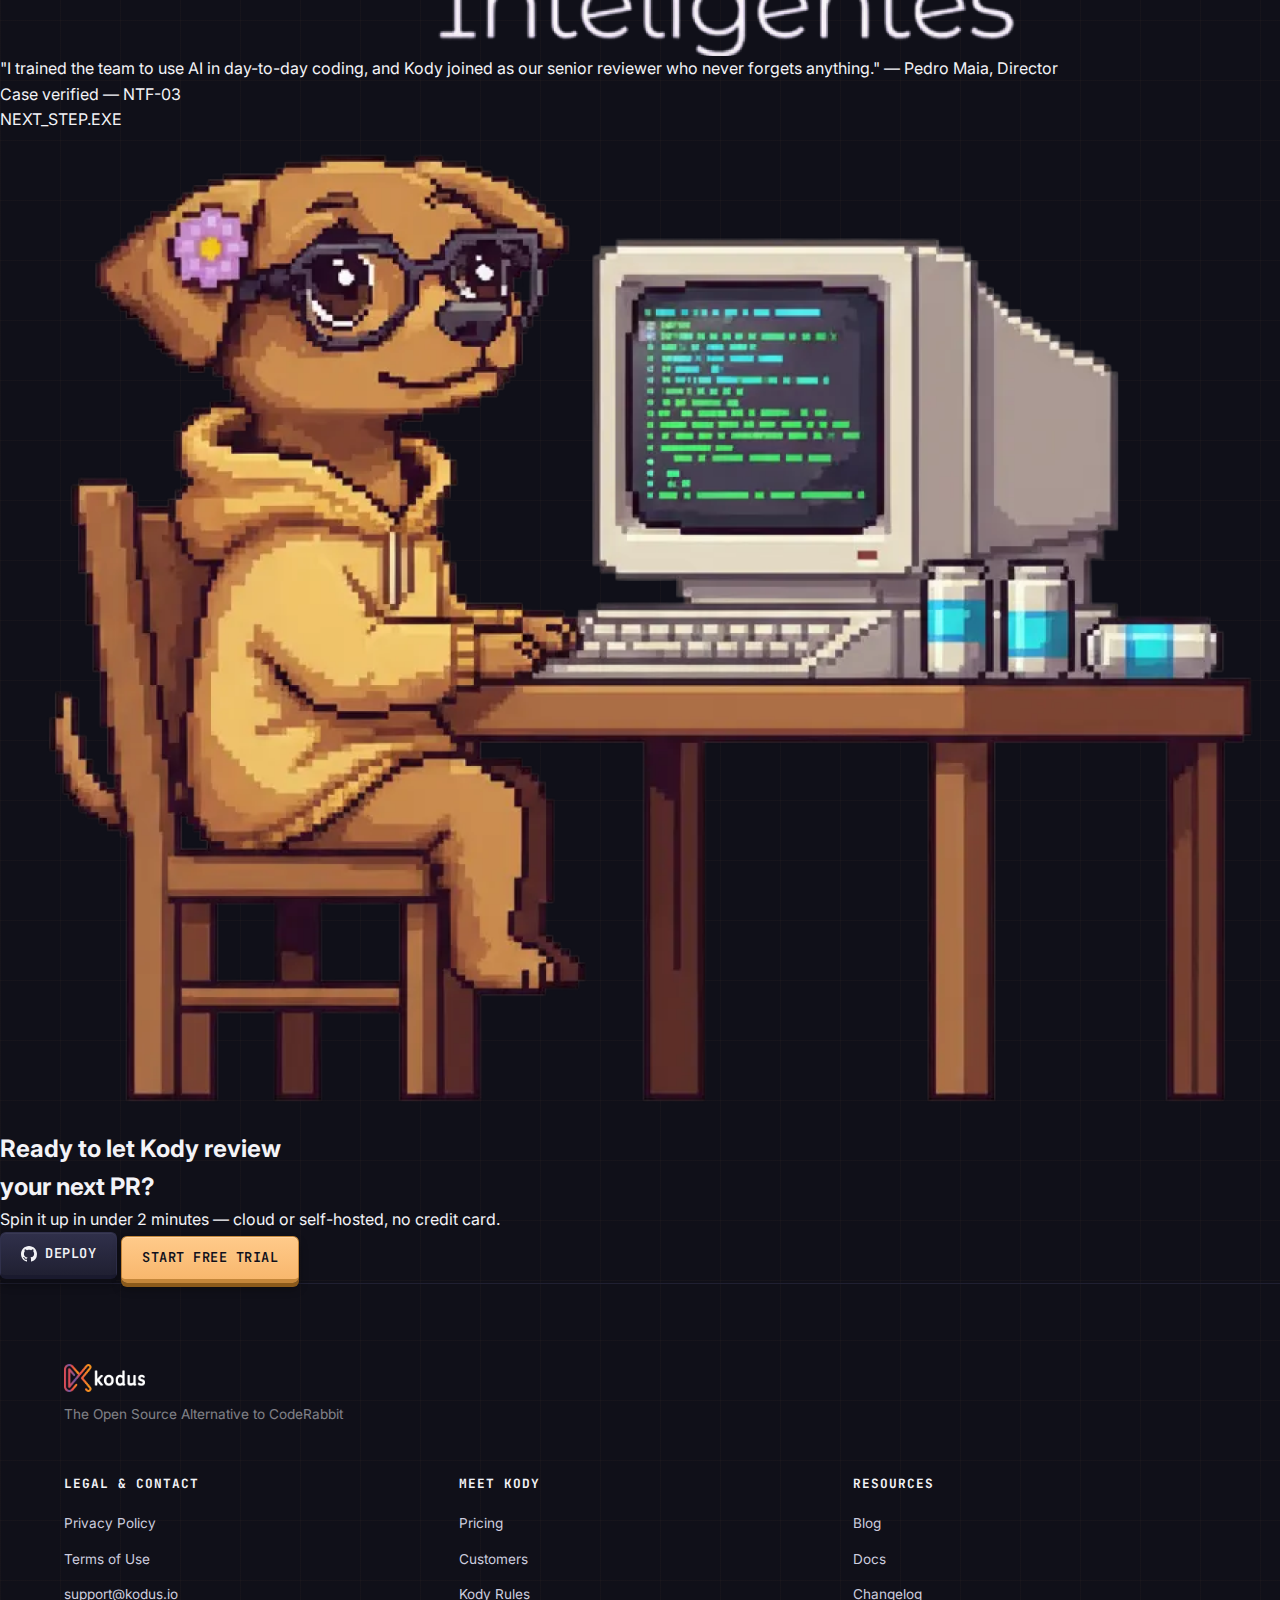
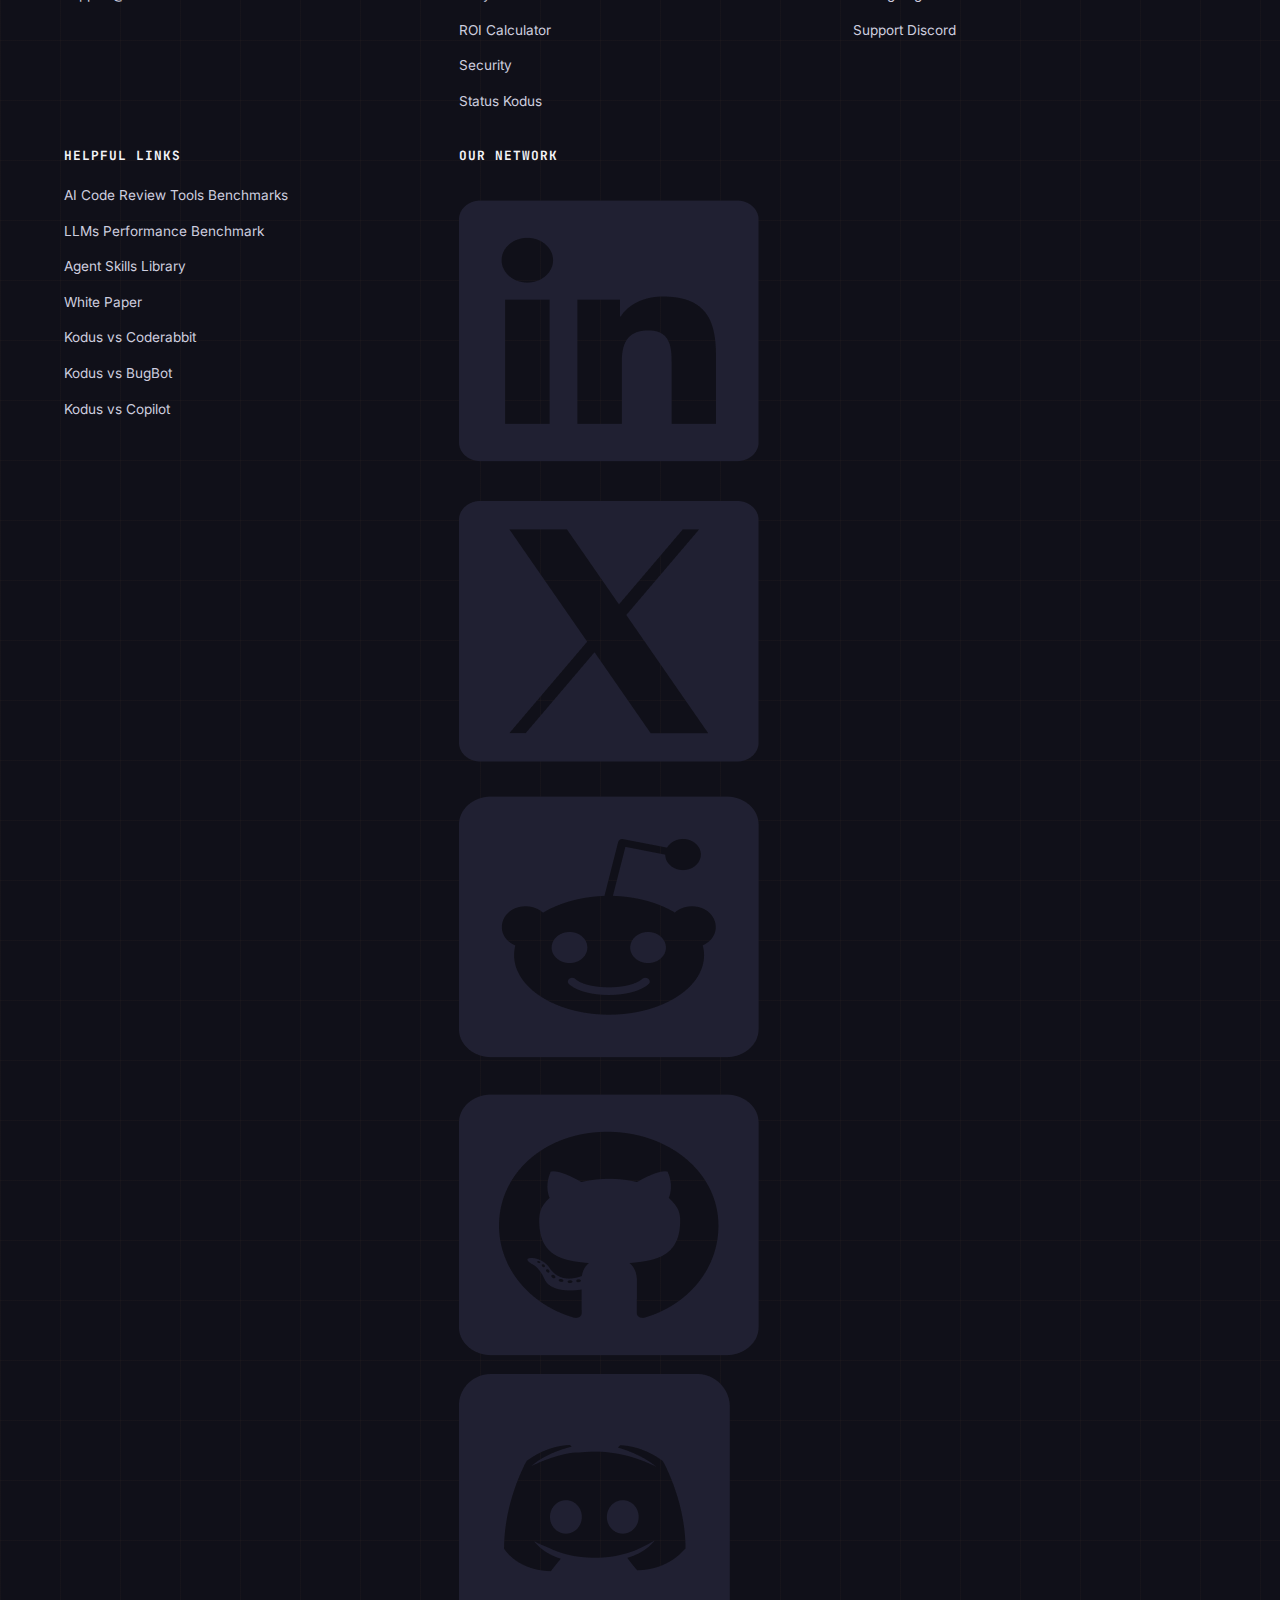
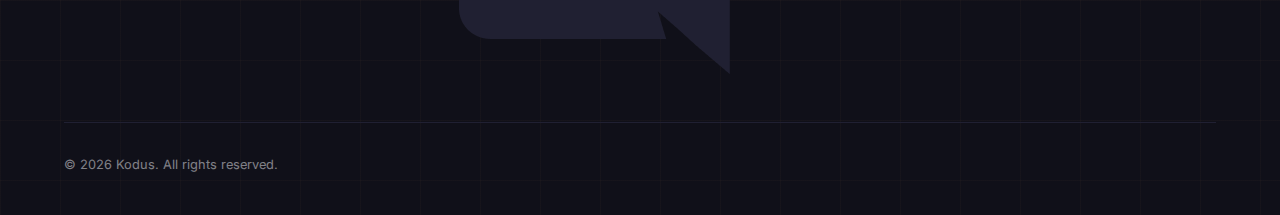
<file: case-notificacoes.html>
<!DOCTYPE html>
<html lang="en">
<head>
  <meta charset="UTF-8">
  <meta name="viewport" content="width=device-width, initial-scale=1.0">
  <title>Case Study: Notifica&ccedil;&otilde;es Inteligentes — Kodus</title>
  <meta name="description" content="How Notificações Inteligentes made code reviews consistent and reliable with Kodus. Custom rules, zero repeated issues, fast delivery maintained.">
  <meta name="keywords" content="AI Code Review, Coderabbit alternative, Open Source AI Code Review">
  <link rel="canonical" href="https://kodus.io/en/case-notificacoes/">
  <meta property="og:locale" content="en_US">
  <meta property="og:type" content="website">
  <meta property="og:site_name" content="Kodus">
  <meta property="og:title" content="Case Study: Notificações Inteligentes — Kodus">
  <meta property="og:description" content="How Notificações Inteligentes made code reviews consistent and reliable with Kodus. Custom rules, zero repeated issues, fast delivery maintained.">
  <meta property="og:url" content="https://kodus.io/en/case-notificacoes/">
  <meta property="og:image" content="https://kodus.io/assets/img/kodus_dark.png">
  <meta property="og:image:alt" content="Kodus">
  <meta name="twitter:card" content="summary_large_image">
  <meta name="twitter:title" content="Case Study: Notificações Inteligentes — Kodus">
  <meta name="twitter:description" content="How Notificações Inteligentes made code reviews consistent and reliable with Kodus. Custom rules, zero repeated issues, fast delivery maintained.">
  <meta name="twitter:image" content="https://kodus.io/assets/img/kodus_dark.png">
  <script type="application/ld+json">
    {
      "@context": "https://schema.org",
      "@type": "WebPage",
      "name": "Case Study: Notificações Inteligentes — Kodus",
      "description": "How Notificações Inteligentes made code reviews consistent and reliable with Kodus. Custom rules, zero repeated issues, fast delivery maintained.",
      "url": "https://kodus.io/en/case-notificacoes/",
      "inLanguage": "en",
      "isPartOf": {
        "@type": "WebSite",
        "name": "Kodus",
        "url": "https://kodus.io/en/"
      }
    }
  </script>
  <link rel="stylesheet" href="styles.css">

  <link rel="preconnect" href="https://fonts.googleapis.com">
  <link rel="preconnect" href="https://fonts.gstatic.com" crossorigin>
  <link href="https://fonts.googleapis.com/css2?family=JetBrains+Mono:wght@400;500;600;700;800&family=Inter:wght@400;500;600;700&family=Press+Start+2P&display=swap" rel="stylesheet">
</head>
<body class="benchmark-page">

  <!-- ========== HEADER / NAV ========== -->
  <header class="header" id="header">
    <nav class="nav container">
      <a href="/" class="nav__logo">
        <img src="assets/img/kodus_dark.png" alt="Kodus" class="nav__logo-img">
      </a>

      <ul class="nav__links" id="navLinks">
        <li><a href="https://docs.kodus.io/how_to_use/en/overview" class="nav__link nav__link--external" target="_blank" rel="noopener">Docs</a></li>
        <li><a href="https://discord.gg/TFZBRk9fT6" class="nav__link nav__link--external" target="_blank" rel="noopener">Community</a></li>
        <li class="nav__dropdown">
          <a href="#" class="nav__link">Resources <span class="nav__chevron">&#9662;</span></a>
          <ul class="nav__dropdown-menu">
            <li><a href="https://kodus.io/en/code-review-rules/"><span class="nav__item-title">Kody Rules</span><span class="nav__item-desc">Library of production tested review rules for real world codebases.</span></a></li>
            <li><a href="https://kodus.io/en/changelog-en/"><span class="nav__item-title">Changelog</span><span class="nav__item-desc">Detailed release notes for every Kodus update.</span></a></li>
            <li><a href="roi.html"><span class="nav__item-title">ROI Calculator</span><span class="nav__item-desc">Model driven estimate of the impact of catching issues before they hit production.</span></a></li>
            <li><a href="customers.html"><span class="nav__item-title">Customers</span><span class="nav__item-desc">Engineering teams using Kody in their day-to-day code review process.</span></a></li>
            <li><a href="https://docs.kodus.io/how_to_use/en/security/data_usage"><span class="nav__item-title">Security</span><span class="nav__item-desc">Technical overview of how Kodus handles code, models and credentials.</span></a></li>
            <li><a href="benchmark.html"><span class="nav__item-title">AI Code Review Tools Benchmarks</span><span class="nav__item-desc">Practical comparison of AI code review tools using real pull requests.</span></a></li>
            <li><a href="https://codereviewbench.com/"><span class="nav__item-title">LLMs Performance Benchmark</span><span class="nav__item-desc">Evaluation of LLMs on real pull request diffs, not toy snippets.</span></a></li>
            <li><a href="https://ai-skills.io/"><span class="nav__item-title">Agent Skills Library</span><span class="nav__item-desc">Curated collection of agent skills and capabilities for AI agents.</span></a></li>
          </ul>
        </li>
        <li><a href="https://kodus.io/en/insights-en/" class="nav__link">Blog</a></li>
        <li><a href="pricing.html" class="nav__link">Pricing</a></li>
      </ul>

      <div class="nav__actions">
        <a href="#" class="btn btn--github">
          <svg width="16" height="16" viewBox="0 0 16 16" fill="currentColor"><path d="M8 0C3.58 0 0 3.58 0 8c0 3.54 2.29 6.53 5.47 7.59.4.07.55-.17.55-.38 0-.19-.01-.82-.01-1.49-2.01.37-2.53-.49-2.69-.94-.09-.23-.48-.94-.82-1.13-.28-.15-.68-.52-.01-.53.63-.01 1.08.58 1.23.82.72 1.21 1.87.87 2.33.66.07-.52.28-.87.51-1.07-1.78-.2-3.64-.89-3.64-3.95 0-.87.31-1.59.82-2.15-.08-.2-.36-1.02.08-2.12 0 0 .67-.21 2.2.82.64-.18 1.32-.27 2-.27.68 0 1.36.09 2 .27 1.53-1.04 2.2-.82 2.2-.82.44 1.1.16 1.92.08 2.12.51.56.82 1.27.82 2.15 0 3.07-1.87 3.75-3.65 3.95.29.25.54.73.54 1.48 0 1.07-.01 1.93-.01 2.2 0 .21.15.46.55.38A8.013 8.013 0 0016 8c0-4.42-3.58-8-8-8z"/></svg>
          <span id="ghStars">--</span>
        </a>
        <a href="https://app.kodus.io/sign-in" class="btn btn--outline-light">Login</a>
        <a href="https://app.kodus.io/sign-up" class="btn btn--primary">Start Free Trial</a>
      </div>

      <button class="nav__hamburger" id="navHamburger" aria-label="Toggle menu">
        <span></span><span></span><span></span>
      </button>
    </nav>
  </header>

  <main class="chat">

    <!-- Chat Header -->
    <div class="chat__header">
      <img src="assets/img/logos_new/notifica1.png" alt="Notifica&ccedil;&otilde;es Inteligentes" class="chat__header-avatar">
      <div class="chat__header-info">
        <h1 class="chat__header-name">Notifica&ccedil;&otilde;es Inteligentes &times; Kodus</h1>
        <div class="chat__header-status">
          <span class="chat__header-dot"></span> Case verified
        </div>
      </div>
      <span class="chat__header-ref">REF: NTF-03</span>
    </div>

    <!-- Chat Thread -->
    <div class="chat__thread">

      <div class="chat__system chat__system--divider">Case opened</div>

      <!-- Client: Who they are -->
      <div class="chat__msg chat__msg--client">
        <img src="assets/img/logos_new/notifica1.png" alt="NI" class="chat__avatar">
        <div class="chat__bubble">
          <span class="chat__bubble-name">Notifica&ccedil;&otilde;es Inteligentes</span>
          We're an automation tool for WhatsApp sales &mdash; smart flows and personalized notifications that help businesses reach customers at scale.
        </div>
      </div>

      <div class="chat__msg chat__msg--client">
        <img src="assets/img/logos_new/notifica1.png" alt="NI" class="chat__avatar">
        <div class="chat__bubble">
          <span class="chat__bubble-name">Notifica&ccedil;&otilde;es Inteligentes</span>
          As our product grew, code reviews got heavier. The problem isn't effort &mdash; our team cares about quality. The problem is <strong>consistency</strong>.
        </div>
      </div>

      <div class="chat__system chat__system--divider">Diagnostic running...</div>

      <div class="chat__msg chat__msg--client">
        <img src="assets/img/logos_new/notifica1.png" alt="NI" class="chat__avatar">
        <div class="chat__bubble">
          <span class="chat__bubble-name">Notifica&ccedil;&otilde;es Inteligentes</span>
          The same comments show up PR after PR. Formatting, team standards, basic rules everyone knows but keeps missing. Each reviewer has a different approach, so feedback is inconsistent.
        </div>
      </div>

      <div class="chat__msg chat__msg--client">
        <img src="assets/img/logos_new/notifica1.png" alt="NI" class="chat__avatar">
        <div class="chat__bubble">
          <span class="chat__bubble-name">Notifica&ccedil;&otilde;es Inteligentes</span>
          Many things end up being corrected more than once. Without a shared, automated standard, reviews depend on who's looking at the code that day.
        </div>
      </div>

      <!-- System: Warnings -->
      <div class="chat__system chat__system--warn">[WARN] Reviews getting heavier with growth</div>
      <div class="chat__system chat__system--warn">[WARN] Repeated details overlooked in PRs</div>
      <div class="chat__system chat__system--err">[ERR] Rules everyone knew but kept missing</div>
      <div class="chat__system chat__system--warn">[WARN] Inconsistent feedback across reviews</div>

      <div class="chat__system chat__system--divider">Kody entering the chat...</div>

      <!-- Kody: Solution -->
      <div class="chat__msg chat__msg--kody">
        <img src="assets/img/kody_profile.png" alt="Kody" class="chat__avatar">
        <div class="chat__bubble">
          <span class="chat__bubble-name">Kody</span>
          Let's fix the consistency problem at the source. I'll be your reviewer who never forgets anything:
          <ul class="chat__checklist">
            <li><span class="chat__check">&#10003;</span> Custom Kody Rules reflecting team standards</li>
            <li><span class="chat__check">&#10003;</span> Kody Rules library integrated</li>
            <li><span class="chat__check">&#10003;</span> Consistency enforcement automated</li>
            <li><span class="chat__check">&#10003;</span> Required review step in flow</li>
          </ul>
        </div>
      </div>

      <div class="chat__msg chat__msg--kody">
        <img src="assets/img/kody_profile.png" alt="Kody" class="chat__avatar">
        <div class="chat__bubble">
          <span class="chat__bubble-name">Kody</span>
          From naming conventions to architectural patterns &mdash; I'll enforce your team's rules on every PR, regardless of who opened it or who reviews it. Same issues won't repeat.
        </div>
      </div>

      <div class="chat__system chat__system--ok">&#10003; Integration complete</div>

      <div class="chat__system chat__system--divider">Results</div>

      <!-- Metrics (qualitative) -->
      <div class="chat__metrics chat__metrics--notifica">
        <div class="chat__metric">
          <div class="chat__metric-value chat__metric-value--text chat__metric-value--long">CONSISTENT</div>
          <div class="chat__metric-label">quality across reviews</div>
        </div>
        <div class="chat__metric">
          <div class="chat__metric-value" data-countup="0">0</div>
          <div class="chat__metric-label">repeated issues</div>
        </div>
        <div class="chat__metric">
          <div class="chat__metric-value chat__metric-value--text">FAST</div>
          <div class="chat__metric-label">delivery maintained</div>
        </div>
      </div>

      <!-- Client: Impact -->
      <div class="chat__msg chat__msg--client">
        <img src="assets/img/logos_new/notifica1.png" alt="NI" class="chat__avatar">
        <div class="chat__bubble">
          <span class="chat__bubble-name">Notifica&ccedil;&otilde;es Inteligentes</span>
          <strong>Less rework, less back-and-forth in PRs, and more predictable feedback.</strong> We kept moving fast without sacrificing quality. Reviews finally feel like a reliable step in our process, not a bottleneck.
        </div>
      </div>

      <!-- Quote -->
      <div class="chat__msg chat__msg--client chat__msg--quote">
        <img src="assets/img/logos_new/notifica1.png" alt="NI" class="chat__avatar">
        <div class="chat__bubble">
          <span class="chat__quote-text">"I trained the team to use AI in day-to-day coding, and Kody joined as our senior reviewer who never forgets anything."</span>
          <span class="chat__quote-author">&mdash; Pedro Maia, Director</span>
        </div>
      </div>

      <div class="chat__system chat__system--divider">Case verified &mdash; NTF-03</div>

    </div>

  </main>

  <!-- CTA -->
  <div class="chat__cta">
    <div class="pixel-cta">
      <div class="pixel-cta__window">
        <div class="pixel-cta__bar">
          <span class="pixel-cta__bar-text">NEXT_STEP.EXE</span>
        </div>
        <div class="pixel-cta__content">
          <div class="pixel-cta__media">
            <img src="assets/img/kody-review.png" alt="Kody Review" class="pixel-cta__kody">
          </div>
          <div class="pixel-cta__copy">
            <h2 class="pixel-cta__title">Ready to let Kody review<br>your next PR?</h2>
            <p class="pixel-cta__desc">Spin it up in under 2 minutes &mdash; cloud or self-hosted, no credit card.</p>
            <div class="pixel-cta__actions">
              <a href="https://github.com/kodustech/kodus-ai" class="btn btn--outline-light pixel-cta__btn">
                <svg width="16" height="16" viewBox="0 0 16 16" fill="currentColor"><path d="M8 0C3.58 0 0 3.58 0 8c0 3.54 2.29 6.53 5.47 7.59.4.07.55-.17.55-.38 0-.19-.01-.82-.01-1.49-2.01.37-2.53-.49-2.69-.94-.09-.23-.48-.94-.82-1.13-.28-.15-.68-.52-.01-.53.63-.01 1.08.58 1.23.82.72 1.21 1.87.87 2.33.66.07-.52.28-.87.51-1.07-1.78-.2-3.64-.89-3.64-3.95 0-.87.31-1.59.82-2.15-.08-.2-.36-1.02.08-2.12 0 0 .67-.21 2.2.82.64-.18 1.32-.27 2-.27.68 0 1.36.09 2 .27 1.53-1.04 2.2-.82 2.2-.82.44 1.1.16 1.92.08 2.12.51.56.82 1.27.82 2.15 0 3.07-1.87 3.75-3.65 3.95.29.25.54.73.54 1.48 0 1.07-.01 1.93-.01 2.2 0 .21.15.46.55.38A8.013 8.013 0 0016 8c0-4.42-3.58-8-8-8z"/></svg>
                DEPLOY
              </a>
              <a href="https://app.kodus.io/sign-up" class="btn btn--primary pixel-cta__btn">
                START FREE TRIAL
              </a>
            </div>
          </div>
        </div>
      </div>
    </div>
  </div>

  <!-- ========== FOOTER ========== -->
  <footer class="footer">
    <div class="container footer__container">
      <div class="footer__brand">
        <a href="/" class="nav__logo">
          <img src="assets/img/kodus_dark.png" alt="Kodus" class="nav__logo-img">
        </a>
        <p class="footer__tagline">The Open Source Alternative to CodeRabbit</p>
      </div>
      <div class="footer__columns">
        <div class="footer__col">
          <h4 class="footer__col-title">Legal & Contact</h4>
          <ul class="footer__col-list">
            <li><a href="https://kodus.io/en/privacy-policy/">Privacy Policy</a></li>
            <li><a href="https://kodus.io/en/terms-of-use/">Terms of Use</a></li>
            <li><a href="mailto:support@kodus.io">support@kodus.io</a></li>
          </ul>
        </div>
        <div class="footer__col">
          <h4 class="footer__col-title">Meet Kody</h4>
          <ul class="footer__col-list">
            <li><a href="pricing.html">Pricing</a></li>
            <li><a href="customers.html">Customers</a></li>
            <li><a href="https://kodus.io/en/code-review-rules/">Kody Rules</a></li>
            <li><a href="roi.html">ROI Calculator</a></li>
            <li><a href="https://docs.kodus.io/how_to_use/en/security/data_usage">Security</a></li>
            <li><a href="https://status.kodus.io/">Status Kodus</a></li>
          </ul>
        </div>
        <div class="footer__col">
          <h4 class="footer__col-title">Resources</h4>
          <ul class="footer__col-list">
            <li><a href="https://kodus.io/en/insights-en/">Blog</a></li>
            <li><a href="https://docs.kodus.io/how_to_use/en/overview">Docs</a></li>
            <li><a href="https://kodus.io/en/changelog-en/">Changelog</a></li>
            <li><a href="https://discord.gg/TFZBRk9fT6">Support Discord</a></li>
          </ul>
        </div>
        <div class="footer__col">
          <h4 class="footer__col-title">Helpful Links</h4>
          <ul class="footer__col-list">
            <li><a href="benchmark.html">AI Code Review Tools Benchmarks</a></li>
            <li><a href="https://codereviewbench.com/">LLMs Performance Benchmark</a></li>
            <li><a href="https://ai-skills.io/">Agent Skills Library</a></li>
            <li><a href="https://kodus.io/en/how-software-engineering-teams-are-using-ai-to-be-more-effective/">White Paper</a></li>
            <li><a href="https://kodus.io/en/kodus-vs-coderabbit/">Kodus vs Coderabbit</a></li>
            <li><a href="https://kodus.io/en/kodus-vs-cursor-bugbot/">Kodus vs BugBot</a></li>
            <li><a href="https://kodus.io/en/kodus-vs-github-copilot/">Kodus vs Copilot</a></li>
          </ul>
        </div>
        <div class="footer__col">
          <h4 class="footer__col-title">Our Network</h4>
          <div class="footer__social">
            <a href="https://www.linkedin.com/company/kodustech/" target="_blank" rel="noopener noreferrer" class="footer__social-link" aria-label="LinkedIn"><img src="assets/img/linkedin.png" alt="LinkedIn" class="footer__social-icon"></a>
            <a href="https://twitter.com/kodustech" target="_blank" rel="noopener noreferrer" class="footer__social-link" aria-label="X (Twitter)"><img src="assets/img/x-1.png?v=2" alt="X (Twitter)" class="footer__social-icon"></a>
            <a href="https://www.reddit.com/r/Kodus/" target="_blank" rel="noopener noreferrer" class="footer__social-link" aria-label="Reddit"><img src="assets/img/reddit.png" alt="Reddit" class="footer__social-icon"></a>
            <a href="https://github.com/kodustech" target="_blank" rel="noopener noreferrer" class="footer__social-link" aria-label="GitHub"><img src="assets/img/github.png" alt="GitHub" class="footer__social-icon"></a>
            <div style="flex-basis: 100%; height: 0;"></div>
            <a href="https://discord.gg/TFZBRk9fT6" target="_blank" rel="noopener noreferrer" class="footer__social-link" aria-label="Discord"><img src="assets/img/discord.png" alt="Discord" class="footer__social-icon"></a>
          </div>
        </div>
      </div>
      <div class="footer__bottom">
        <p>&copy; 2026 Kodus. All rights reserved.</p>
      </div>
    </div>
  </footer>

  <script src="script.js"></script>
</body>
</html>
</file>
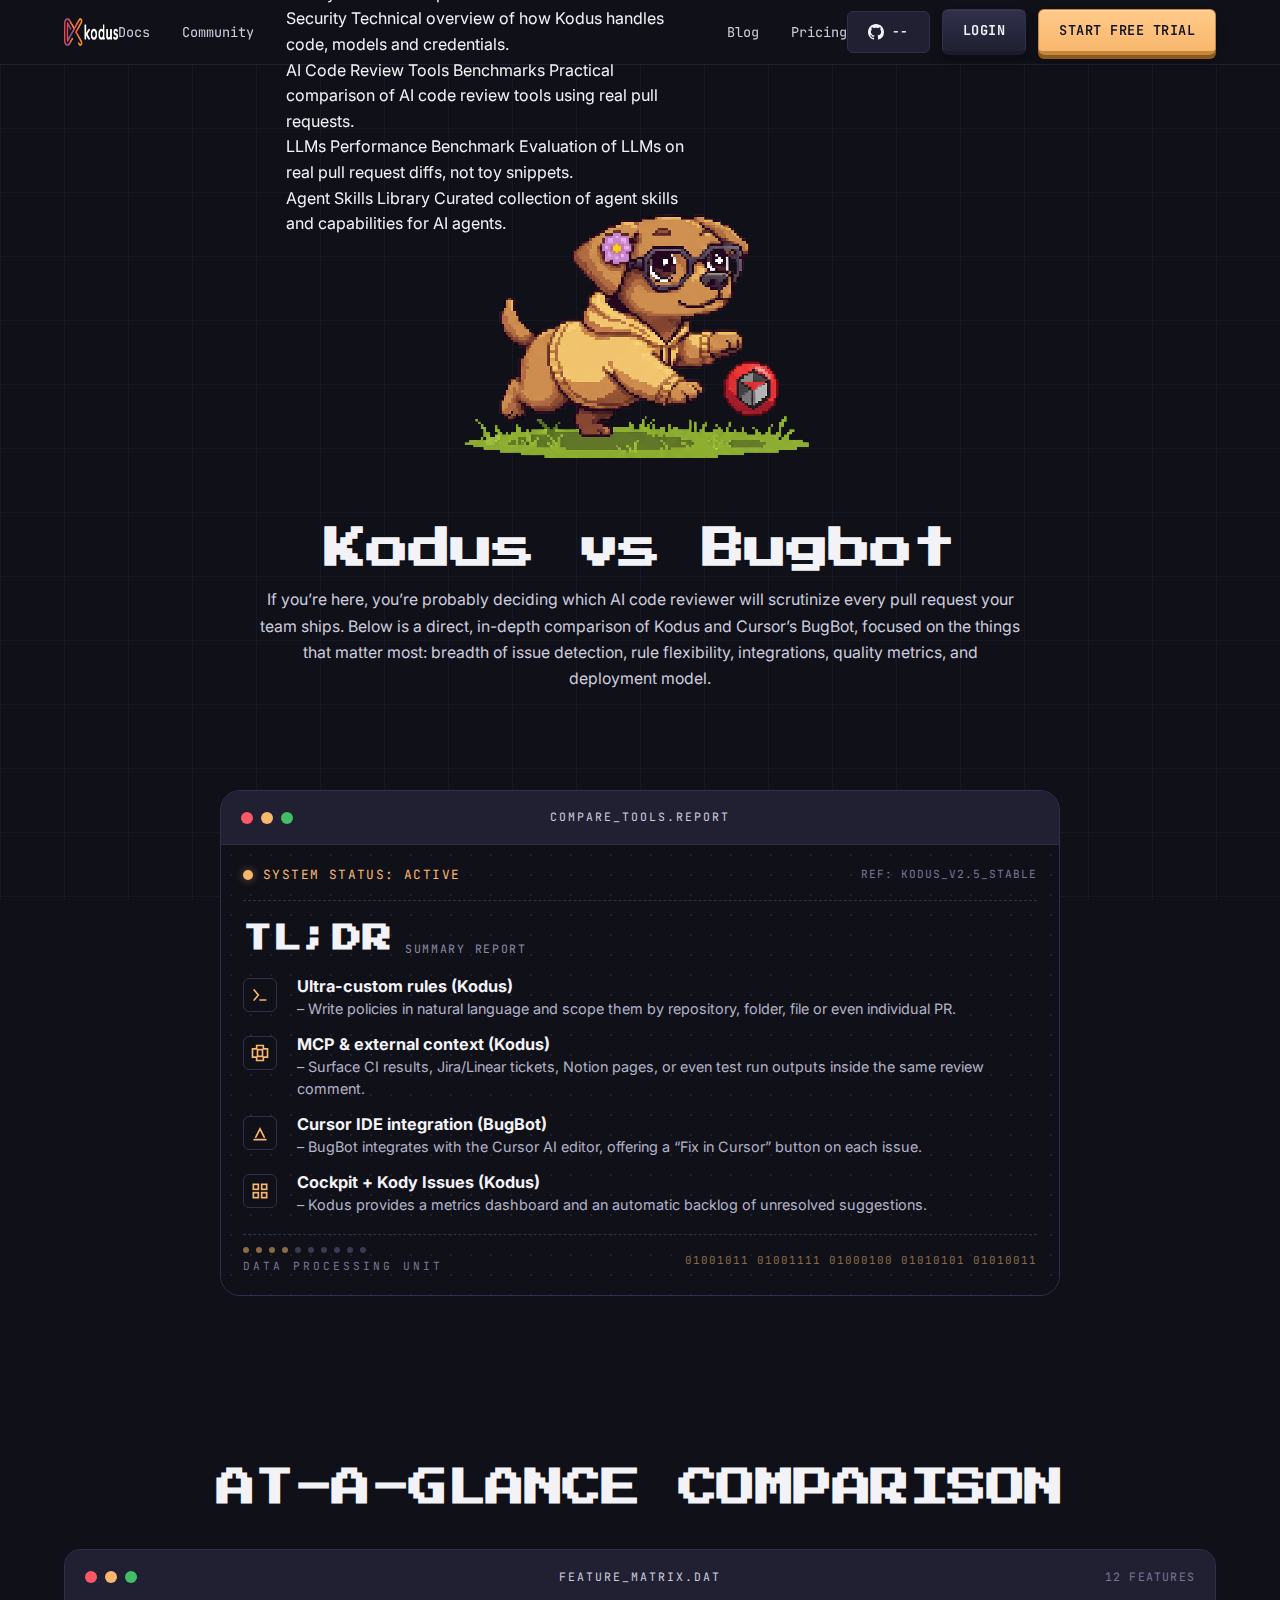
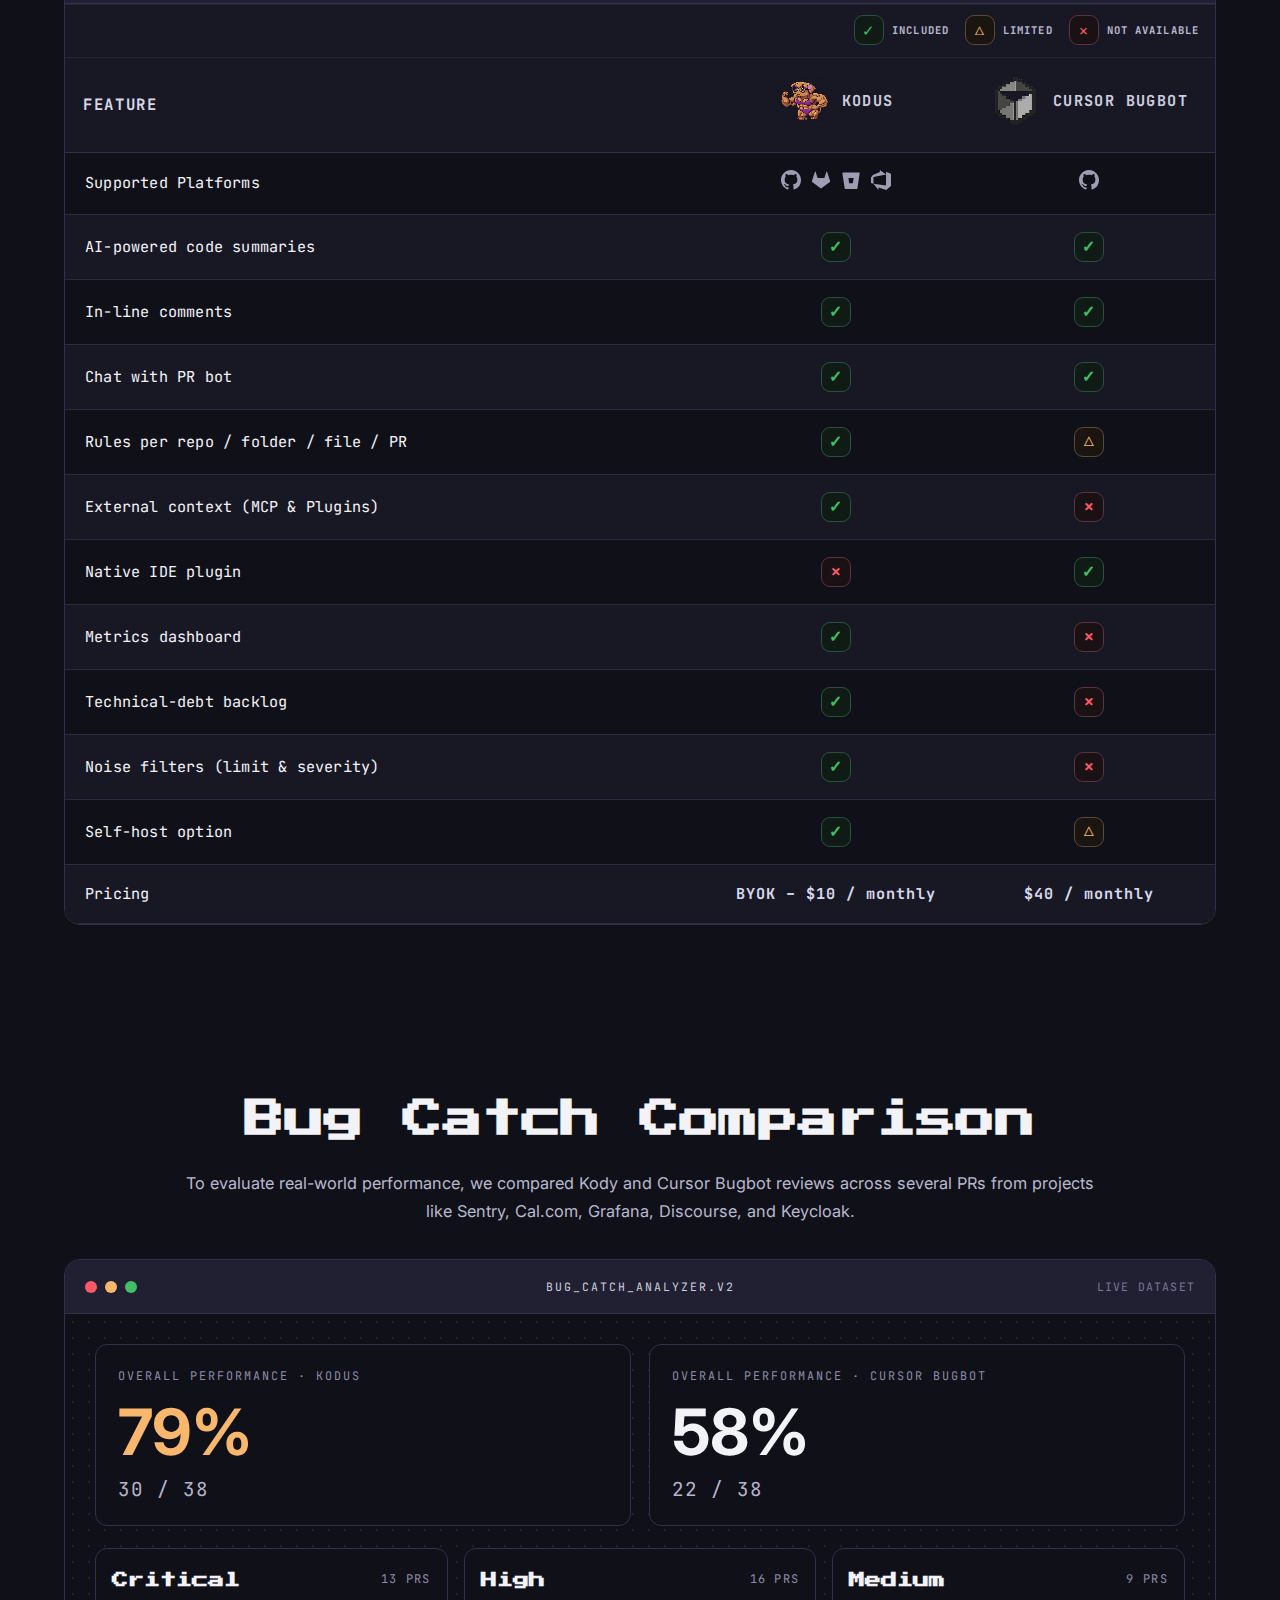
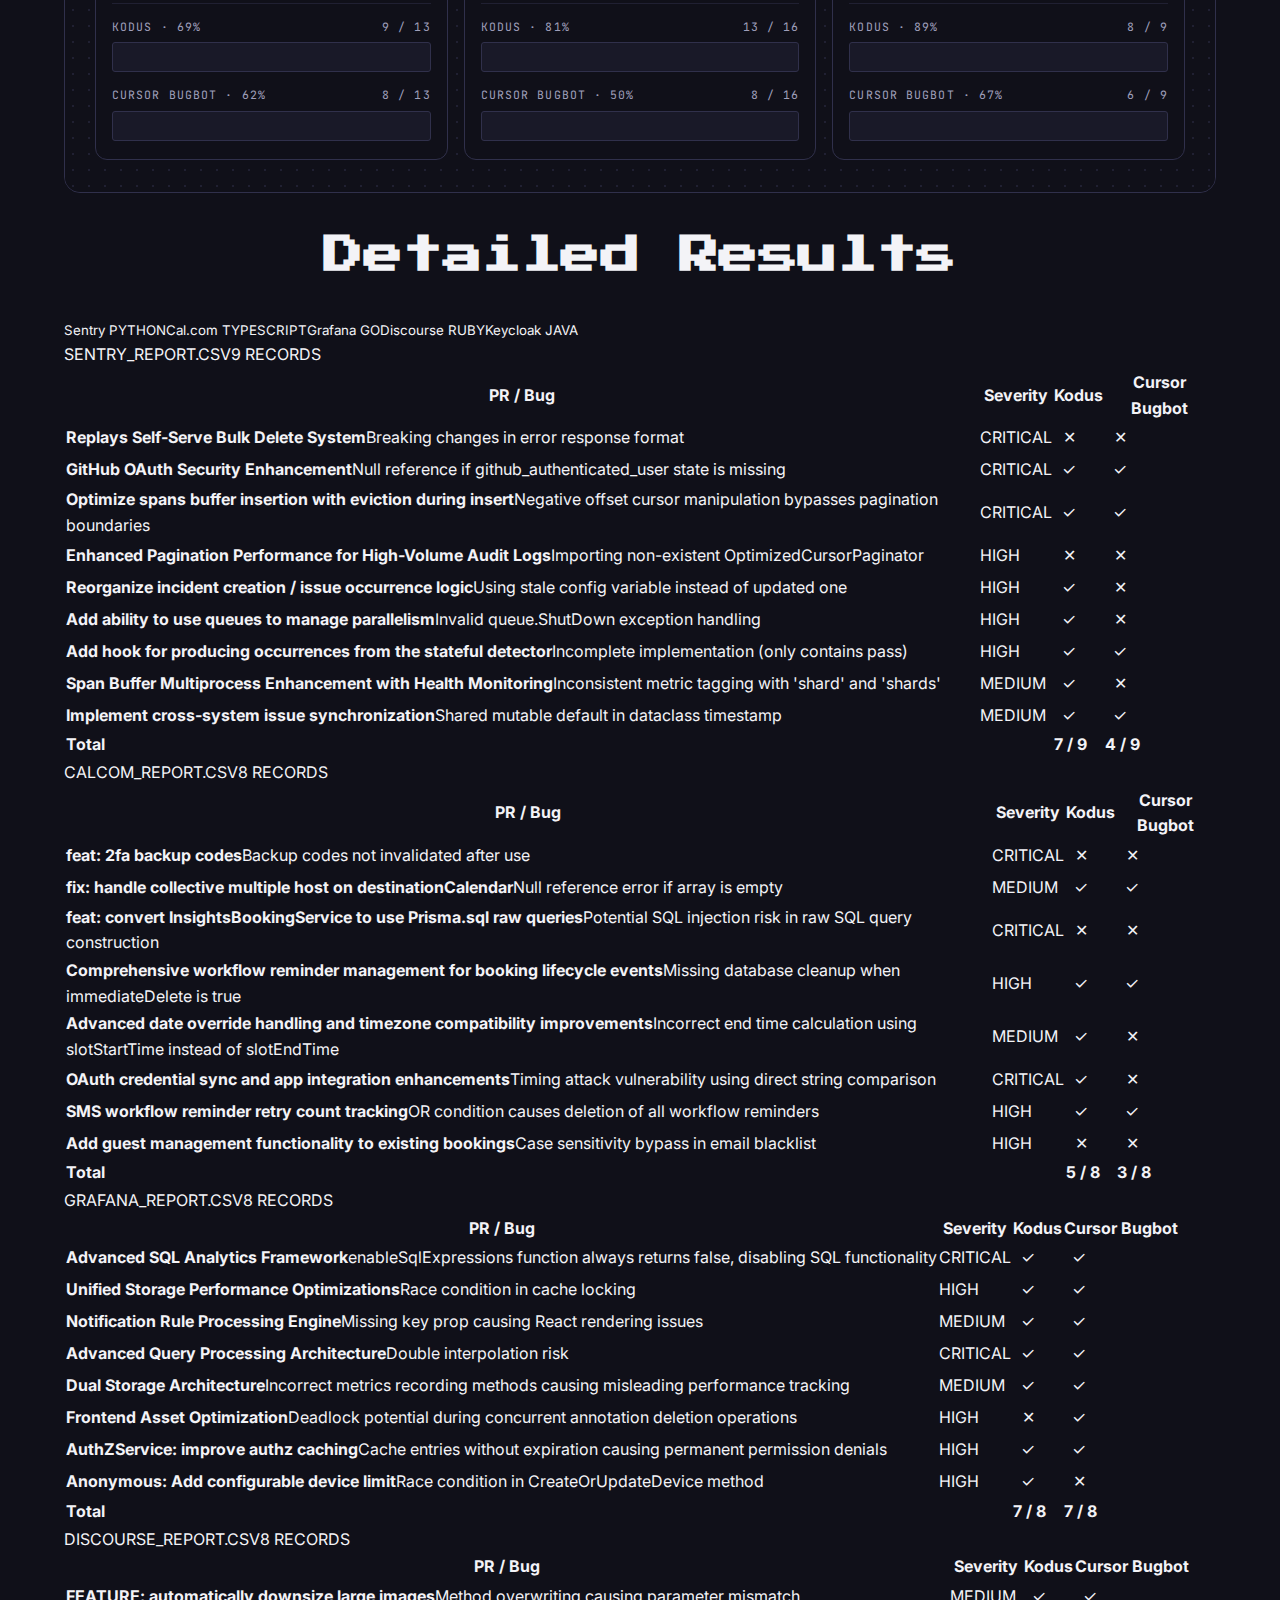
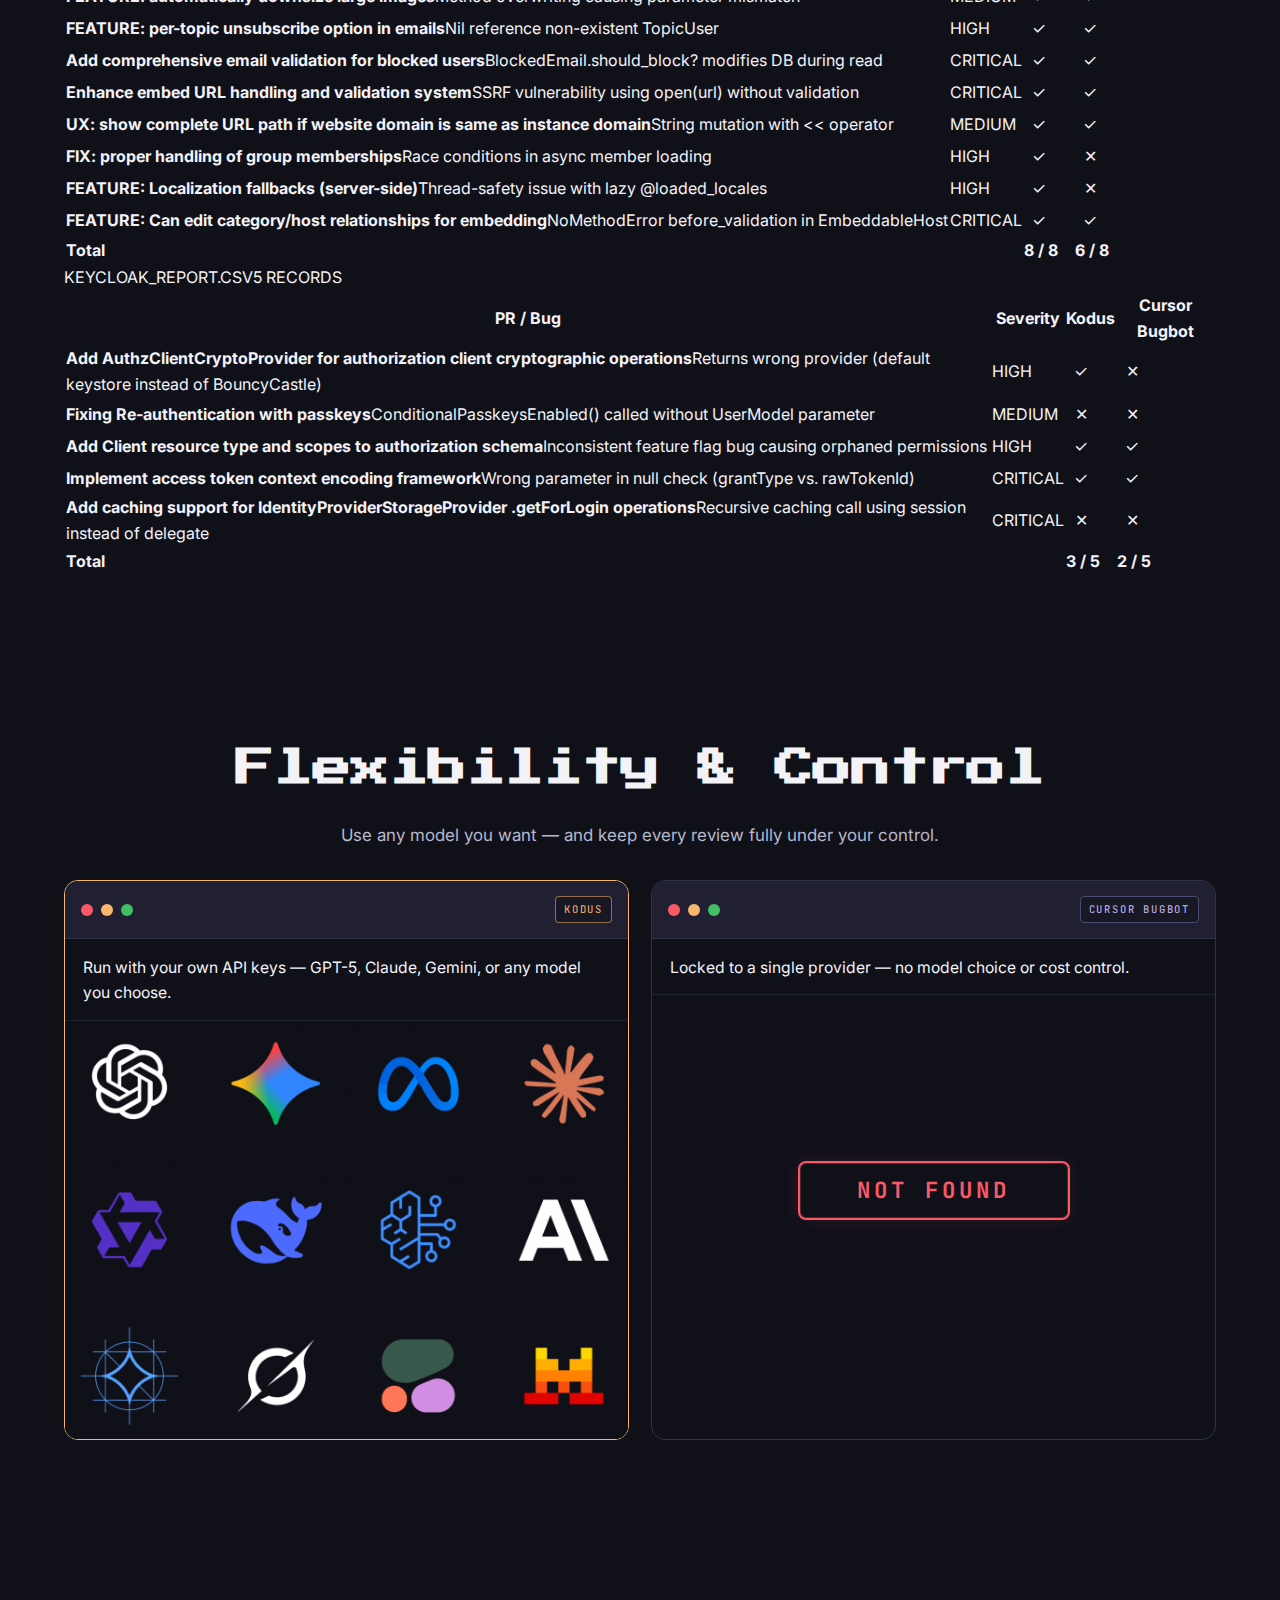
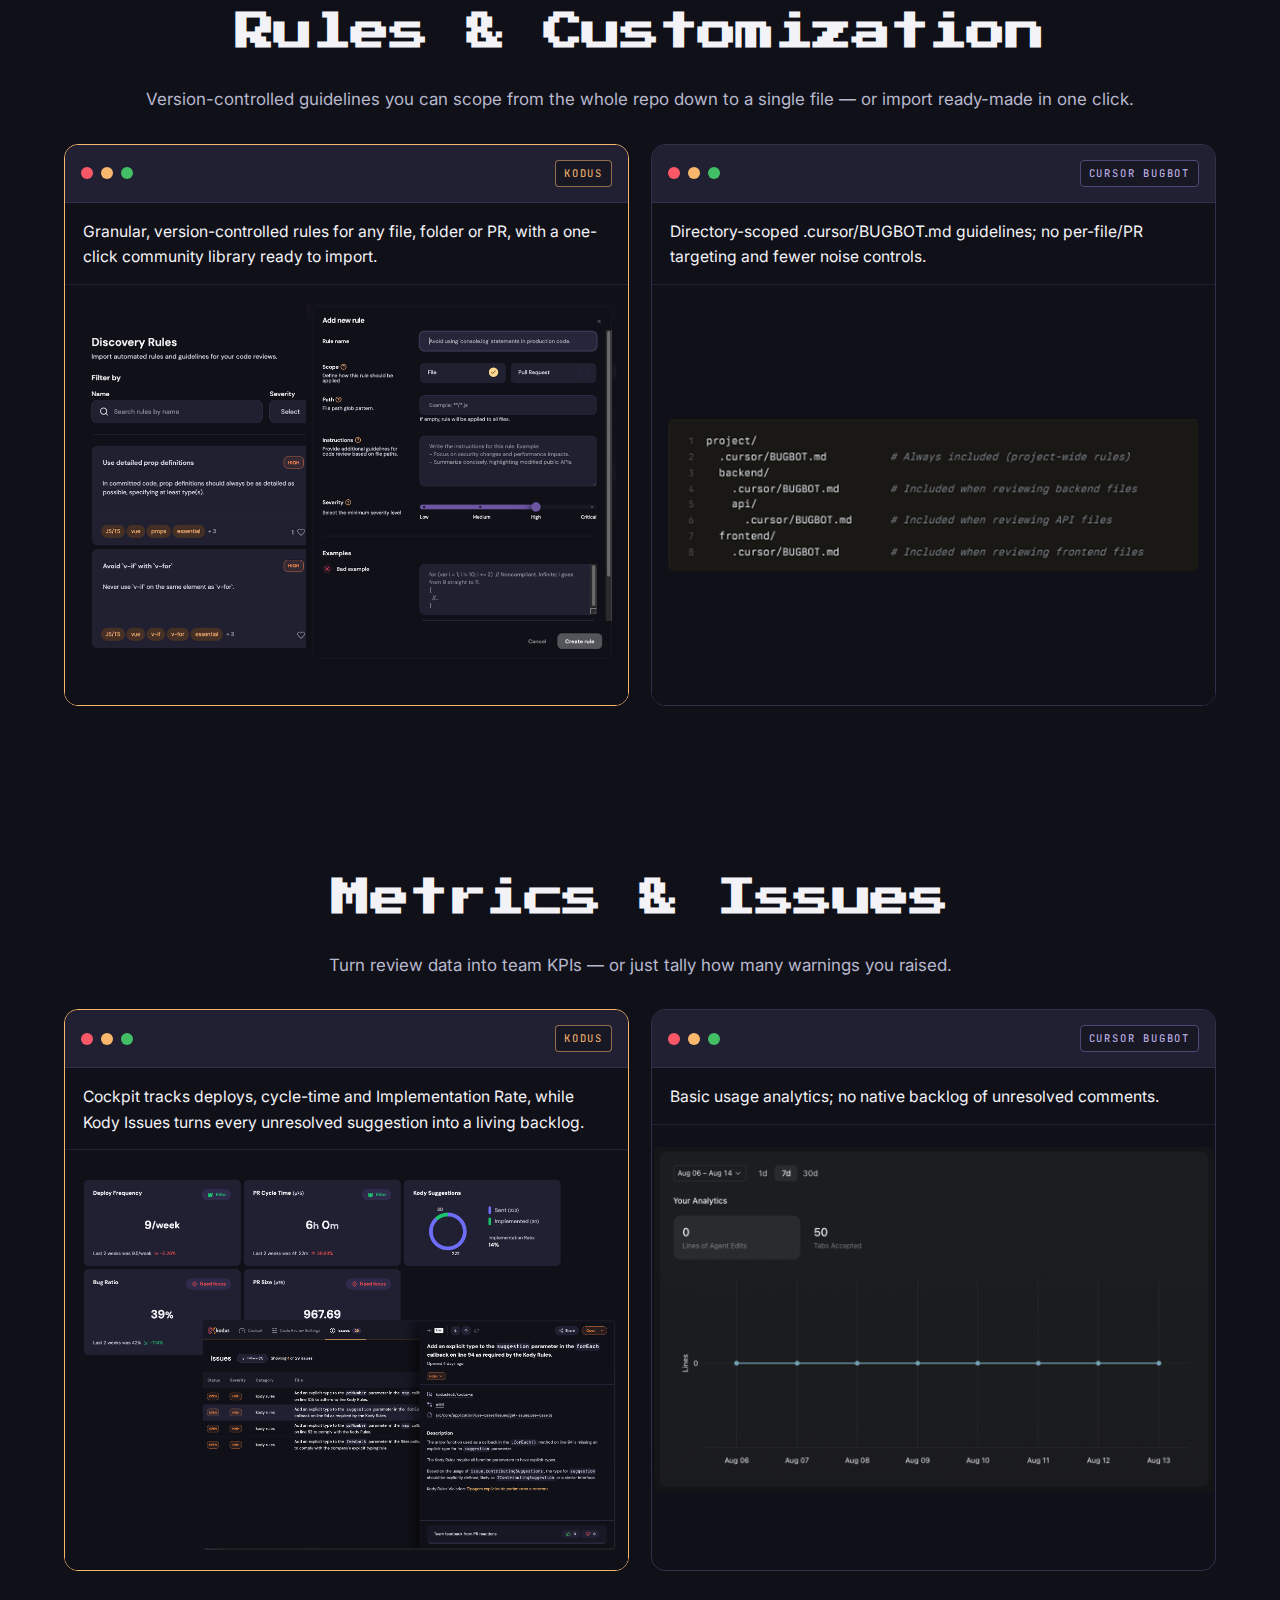
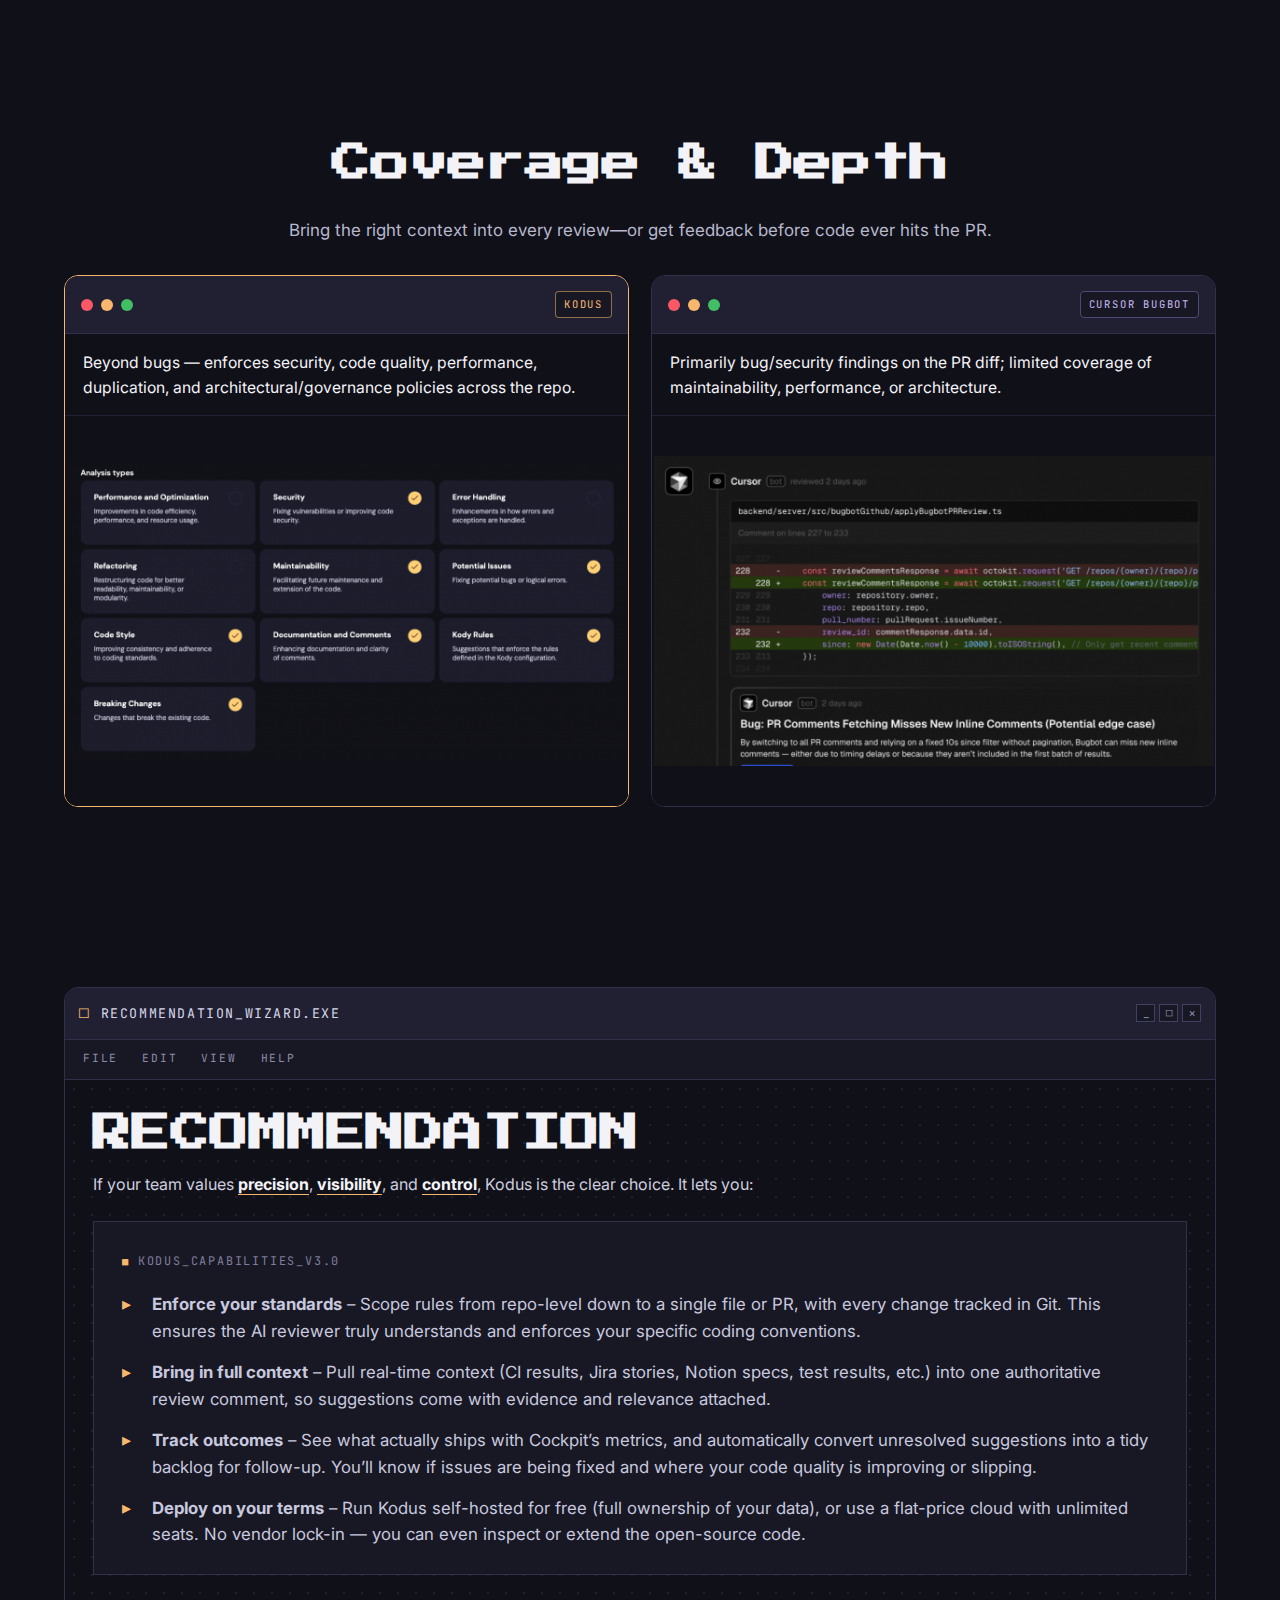
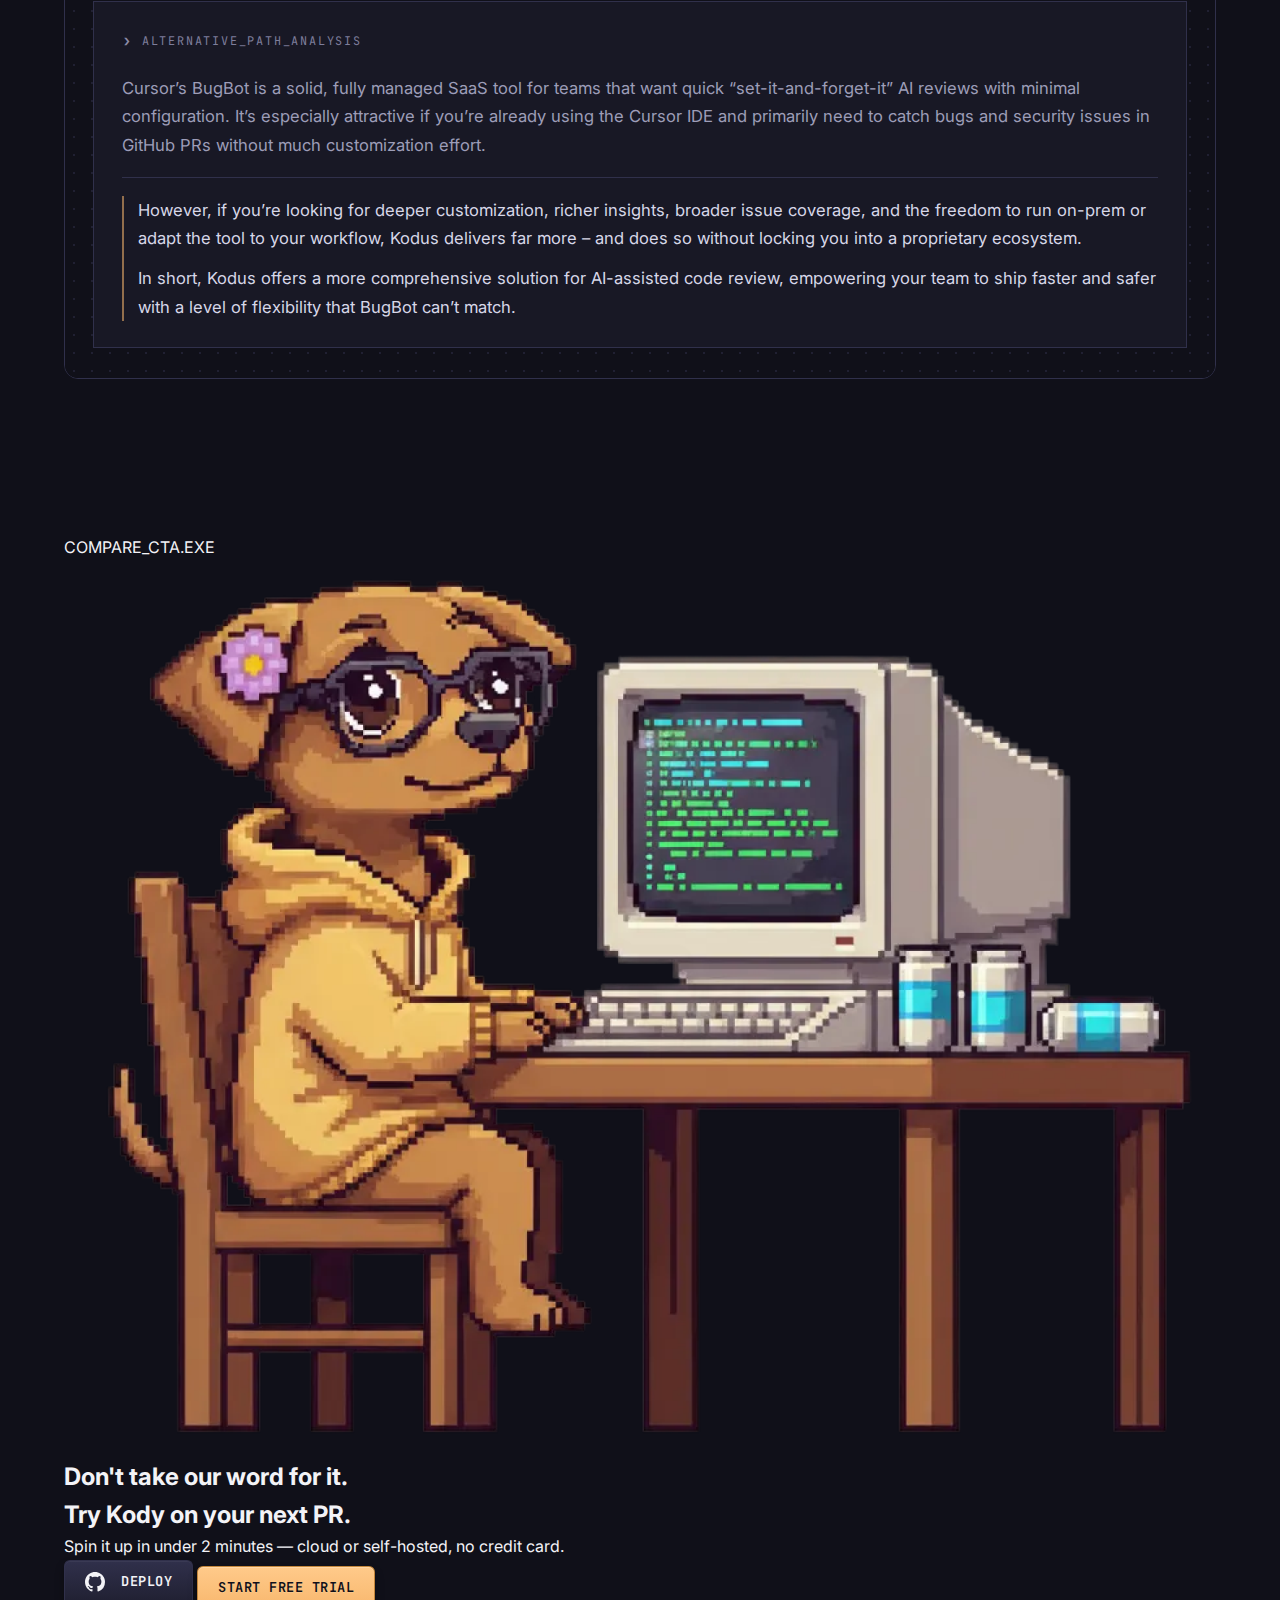
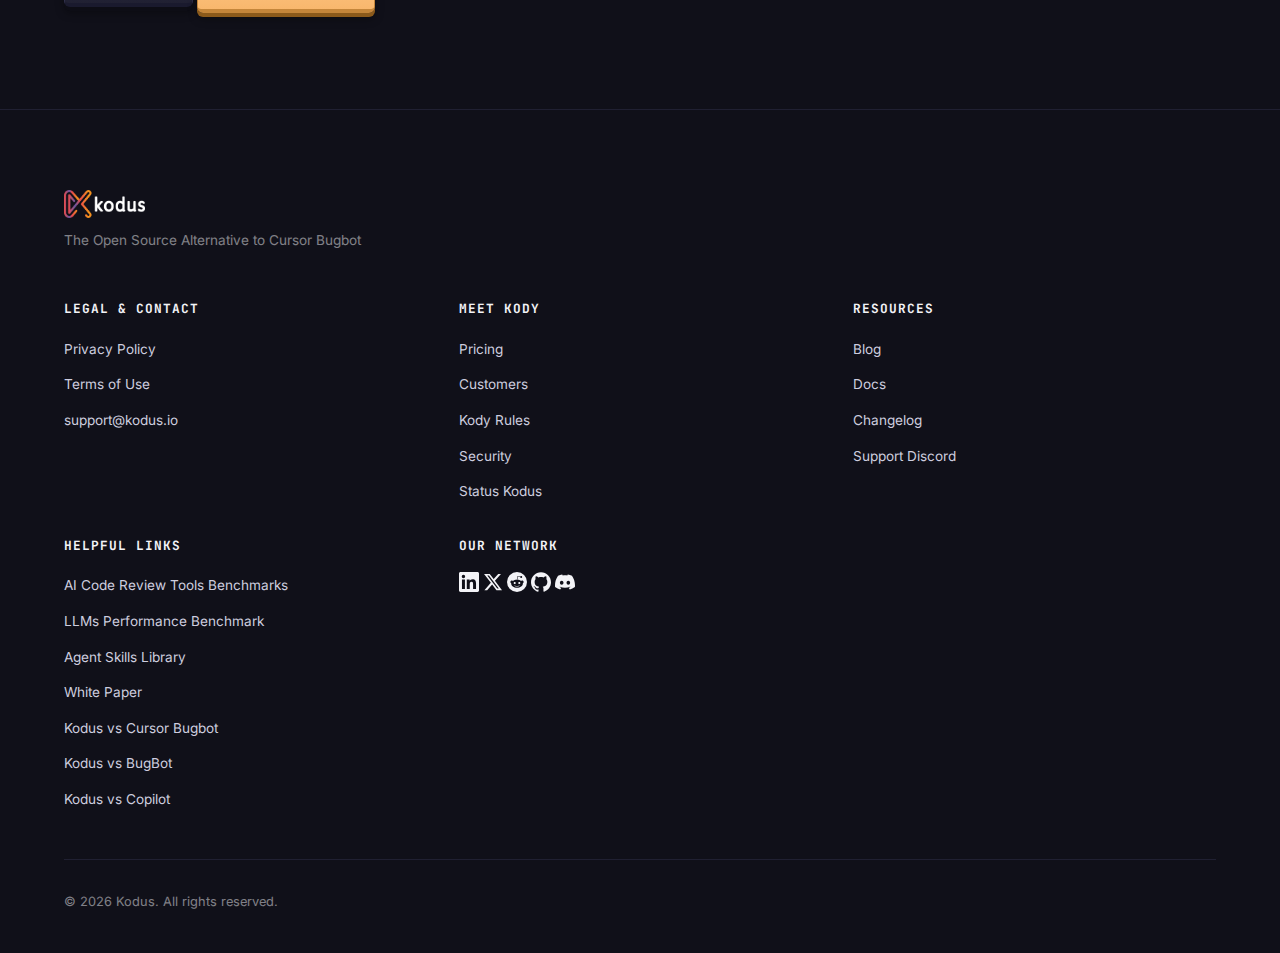
<file: kodus-vs-bugbot.html>
<!DOCTYPE html>
<html lang="en">
<head>
  <meta charset="UTF-8">
  <meta name="viewport" content="width=device-width, initial-scale=1.0">
  <title>Kodus vs Cursor Bugbot — In-Depth Comparison</title>
  <meta name="description" content="Direct comparison between Kodus and Cursor Bugbot across flexibility, context integrations, metrics, pricing and bug-catch performance.">
  <meta name="keywords" content="Kodus vs Cursor Bugbot, AI code review, code review tool comparison">
  <link rel="canonical" href="https://kodus.io/en/kodus-vs-coderabbit/">
  <meta property="og:locale" content="en_US">
  <meta property="og:type" content="website">
  <meta property="og:site_name" content="Kodus">
  <meta property="og:title" content="Kodus vs Cursor Bugbot — In-Depth Comparison">
  <meta property="og:description" content="Compare Kodus and Cursor Bugbot on flexibility, integrations, metrics and bug detection on real PR datasets.">
  <meta property="og:url" content="https://kodus.io/en/kodus-vs-coderabbit/">
  <meta property="og:image" content="https://kodus.io/assets/img/kodus_dark.png">
  <meta name="twitter:card" content="summary_large_image">
  <meta name="twitter:title" content="Kodus vs Cursor Bugbot — In-Depth Comparison">
  <meta name="twitter:description" content="Compare Kodus and Cursor Bugbot on flexibility, integrations, metrics and bug detection on real PR datasets.">
  <meta name="twitter:image" content="https://kodus.io/assets/img/kodus_dark.png">
  <link rel="stylesheet" href="styles.css">

  <link rel="preconnect" href="https://fonts.googleapis.com">
  <link rel="preconnect" href="https://fonts.gstatic.com" crossorigin>
  <link href="https://fonts.googleapis.com/css2?family=JetBrains+Mono:wght@400;500;600;700;800&family=Inter:wght@400;500;600;700&family=Press+Start+2P&display=swap" rel="stylesheet">

  <style>
    body.kvc-page {
      background-color: #101019;
      background-image:
        linear-gradient(rgba(32, 32, 50, 0.45) 1px, transparent 1px),
        linear-gradient(90deg, rgba(32, 32, 50, 0.45) 1px, transparent 1px);
      background-size: 64px 64px;
      background-attachment: fixed;
    }

    body.kvc-page::before {
      display: none;
    }

    body.kvc-page main {
      padding-top: 106px;
    }

    .kvc-section {
      padding: 84px 0;
    }

    .kvc-hero {
      padding: 48px 0 34px;
      text-align: center;
    }

    .kvc-hero__layout {
      max-width: 980px;
      margin: 0 auto;
      display: flex;
      flex-direction: column;
      align-items: center;
      gap: 12px;
    }

    .kvc-hero__text {
      min-width: 0;
      max-width: 900px;
    }

    .kvc-hero .section-title {
      margin-bottom: 0;
      font-size: clamp(1.7rem, 4vw, 2.65rem);
      letter-spacing: 0;
      line-height: 1.12;
      white-space: normal;
      text-align: center;
    }

    .kvc-hero__art {
      order: -1;
      width: clamp(240px, 30vw, 360px);
      height: auto;
      object-fit: contain;
      image-rendering: pixelated;
      flex-shrink: 0;
    }

    .kvc-hero__copy {
      max-width: 760px;
      margin: 14px auto 0;
      color: var(--color-text-muted);
      font-size: 0.99rem;
      line-height: 1.65;
      text-align: center;
    }

    .kvc-label {
      font-family: var(--font-mono);
      text-transform: uppercase;
      letter-spacing: 2px;
      color: #8b8ba7;
      font-size: 0.72rem;
      margin-bottom: 18px;
      text-align: center;
    }

    .kvc-window {
      background: #181825;
      border: 1px solid #30304b;
      border-radius: 16px;
      overflow: hidden;
      box-shadow: none;
    }

    .kvc-window__bar {
      height: 54px;
      background: #202032;
      border-bottom: 1px solid #30304b;
      display: flex;
      align-items: center;
      justify-content: center;
      position: relative;
      padding: 0 20px;
    }

    .kvc-window__dots {
      position: absolute;
      left: 20px;
      top: 50%;
      transform: translateY(-50%);
      display: flex;
      gap: 8px;
    }

    .kvc-window__dot {
      width: 12px;
      height: 12px;
      border-radius: 50%;
      display: block;
    }

    .kvc-window__dot--red { background: #fa5867; }
    .kvc-window__dot--yellow { background: #f8b76d; }
    .kvc-window__dot--green { background: #42be65; }

    .kvc-window__title {
      font-family: var(--font-mono);
      text-transform: uppercase;
      letter-spacing: 2px;
      font-size: 0.72rem;
      color: #cdcddf;
    }

    .kvc-window__meta {
      position: absolute;
      right: 20px;
      top: 50%;
      transform: translateY(-50%);
      color: #767695;
      font-family: var(--font-mono);
      font-size: 0.72rem;
      letter-spacing: 1.2px;
      text-transform: uppercase;
    }

    .kvc-dotted-bg {
      background-color: #181825;
      background-image: radial-gradient(#202032 1px, transparent 1px);
      background-size: 18px 18px;
    }

    .kvc-status-line {
      display: flex;
      align-items: center;
      justify-content: space-between;
      border-bottom: 1px dashed #30304b;
      padding-bottom: 14px;
      margin-bottom: 20px;
    }

    .kvc-status-line__left {
      display: inline-flex;
      align-items: center;
      gap: 10px;
      font-family: var(--font-mono);
      text-transform: uppercase;
      letter-spacing: 1.4px;
      font-size: 0.8rem;
      color: #f8b76d;
    }

    .kvc-status-line__dot {
      width: 10px;
      height: 10px;
      border-radius: 50%;
      background: #f8b76d;
      box-shadow: 0 0 8px rgba(248, 183, 109, 0.45);
    }

    .kvc-status-line__right {
      font-family: var(--font-mono);
      color: #767695;
      text-transform: uppercase;
      font-size: 0.7rem;
      letter-spacing: 1px;
    }

    .kvc-tldr {
      padding-top: 34px;
    }

    .kvc-tldr .kvc-window {
      max-width: 840px;
      margin: 0 auto;
      border-radius: 20px;
    }

    .kvc-tldr__body {
      padding: 20px 22px;
      background-color: #101019;
      background-image: radial-gradient(#202032 1px, transparent 1px);
      background-size: 20px 20px;
    }

    .kvc-tldr__headline {
      display: flex;
      align-items: baseline;
      gap: 12px;
      margin-bottom: 18px;
    }

    .kvc-tldr__headline h2 {
      font-family: var(--font-pixel);
      font-size: clamp(1.25rem, 2.8vw, 1.85rem);
      color: #f3f3f7;
      line-height: 1.15;
    }

    .kvc-tldr__headline span {
      font-family: var(--font-mono);
      text-transform: uppercase;
      letter-spacing: 1.7px;
      font-size: 0.72rem;
      color: #8b8ba7;
    }

    .kvc-tldr__list {
      display: grid;
      gap: 14px;
      margin-bottom: 18px;
    }

    .kvc-tldr__item {
      display: grid;
      grid-template-columns: 42px 1fr;
      gap: 12px;
      align-items: start;
    }

    .kvc-tldr__icon {
      width: 34px;
      height: 34px;
      border: 1px solid #30304b;
      border-radius: 6px;
      background: #101019;
      color: #f8b76d;
      display: inline-flex;
      align-items: center;
      justify-content: center;
      transition: border-color 0.2s ease;
      margin-top: 2px;
    }

    .kvc-tldr__item h4 {
      font-size: 1.02rem;
      line-height: 1.25;
      font-weight: 700;
      margin: 0 0 2px;
      transition: color 0.2s ease;
      color: #f3f3f7;
    }

    .kvc-tldr__item p {
      color: #b4b4c9;
      font-size: 0.9rem;
      line-height: 1.5;
      margin: 0;
    }

    .kvc-tldr__item:hover h4 {
      color: #f8b76d;
    }

    .kvc-tldr__item:hover .kvc-tldr__icon {
      border-color: #f8b76d;
    }

    .kvc-tldr__footer {
      border-top: 1px dashed #30304b;
      margin-top: 8px;
      padding-top: 12px;
      display: flex;
      align-items: center;
      justify-content: space-between;
    }

    .kvc-tldr__footer-left {
      display: flex;
      flex-direction: column;
      gap: 5px;
    }

    .kvc-dots {
      display: inline-flex;
      gap: 7px;
    }

    .kvc-dots span {
      width: 6px;
      height: 6px;
      border-radius: 50%;
      background: #3a3a52;
    }

    .kvc-dots span:nth-child(-n + 4) {
      background: #8a6a45;
    }

    .kvc-tldr__footer small {
      font-family: var(--font-mono);
      text-transform: uppercase;
      letter-spacing: 3px;
      color: #767695;
      font-size: 0.7rem;
    }

    .kvc-tldr__bits {
      font-family: var(--font-mono);
      color: #8a6a45;
      letter-spacing: 1px;
      font-size: 0.68rem;
    }

    .kvc-matrix .kvc-window {
      max-width: 1320px;
      margin: 0 auto;
    }

    .kvc-matrix .section-title {
      text-align: center;
      margin-bottom: 34px;
      font-size: clamp(1.55rem, 4vw, 2.45rem);
    }

    .kvc-matrix-table {
      width: 100%;
      border-collapse: collapse;
      min-width: 760px;
      font-family: var(--font-mono);
      background: #181825;
    }

    .kvc-matrix-wrap {
      overflow-x: auto;
      -webkit-overflow-scrolling: touch;
      background: #101019;
    }

    .kvc-matrix-table thead th {
      border-bottom: 1px solid #30304b;
      color: #cdcddf;
      font-size: 0.98rem;
      text-transform: uppercase;
      letter-spacing: 1.7px;
      padding: 16px 18px;
      text-align: left;
      vertical-align: middle;
      background: #181825;
    }

    .kvc-matrix-table thead th:first-child {
      width: 56%;
      color: #d6d6e8;
    }

    .kvc-matrix-table thead th:nth-child(2),
    .kvc-matrix-table thead th:nth-child(3) {
      text-align: center;
      width: 22%;
    }

    .kvc-matrix-table tbody td {
      border-bottom: 1px solid rgba(48, 48, 75, 0.75);
      padding: 17px 20px;
      color: #f3f3f7;
      font-size: 0.95rem;
      letter-spacing: 0.2px;
      background: #101019;
    }

    .kvc-matrix-table tbody tr:nth-child(even) td {
      background: #181825;
    }

    .kvc-matrix-table tbody td:nth-child(2),
    .kvc-matrix-table tbody td:nth-child(3) {
      text-align: center;
      font-size: 0.95rem;
      text-transform: none;
      letter-spacing: 0.2px;
    }

    .kvc-matrix-colhead {
      display: inline-flex;
      flex-direction: row;
      align-items: center;
      justify-content: center;
      gap: 10px;
    }

    .kvc-matrix-colhead img {
      width: 54px;
      height: 54px;
      object-fit: contain;
      image-rendering: pixelated;
    }

    .kvc-matrix-colhead span {
      font-size: 0.95rem;
      letter-spacing: 1.4px;
      text-transform: uppercase;
    }

    .kvc-status {
      display: inline-flex;
      align-items: center;
      justify-content: center;
      min-width: 0;
      border-radius: 0;
      border: none;
      padding: 0;
      font-weight: 700;
      letter-spacing: 0;
      background: transparent;
      color: #c8c8dd;
      gap: 0;
      font-size: 0.92rem;
      text-transform: none;
      line-height: 1.2;
    }

    .kvc-status--ok { color: #d8d8eb; }
    .kvc-status--lim { color: #d8d8eb; }
    .kvc-status--no { color: #d8d8eb; }

    .kvc-status em {
      font-style: normal;
      opacity: 0.85;
      font-size: 0.84em;
    }

    .kvc-status__glyph {
      font-size: 1rem;
      width: 30px;
      height: 30px;
      border: 1px solid #30304b;
      border-radius: 9px;
      background: #101019;
      display: inline-flex;
      align-items: center;
      justify-content: center;
      flex-shrink: 0;
      transition: border-color 0.2s ease;
      box-shadow: none;
    }

    .kvc-status--ok .kvc-status__glyph {
      color: #42be65;
      border-color: #2a5040;
      background: #101b16;
    }

    .kvc-status--lim .kvc-status__glyph {
      color: #f8b76d;
      border-color: #5a4a35;
      background: #1a1510;
    }

    .kvc-status--no .kvc-status__glyph {
      color: #fa5867;
      border-color: #5a3440;
      background: #1a1115;
    }

    .kvc-status__text {
      display: none;
    }

    .kvc-status--lim .kvc-status__glyph {
      width: 30px;
      height: 30px;
      border-radius: 9px;
      border: 1px solid #5a4a35;
      background: #1a1510;
      color: #f8b76d;
      font-weight: 700;
      font-size: 1rem;
      line-height: 1;
    }

    .kvc-matrix-value {
      font-family: var(--font-sans);
      font-size: 0.96rem;
      letter-spacing: 0;
      color: #d6d6e8;
      font-weight: 500;
      text-transform: none;
    }

    .kvc-price-value {
      font-family: var(--font-mono);
      font-size: 0.95rem;
      color: #d8d8eb;
      letter-spacing: 1px;
      text-transform: none;
      font-weight: 700;
    }

    .kvc-matrix-legend {
      display: flex;
      justify-content: flex-end;
      gap: 16px;
      padding: 10px 16px 12px;
      background: #181825;
      border-top: 1px solid rgba(48, 48, 75, 0.55);
      border-bottom: 1px solid rgba(48, 48, 75, 0.55);
      flex-wrap: wrap;
    }

    .kvc-legend-chip {
      display: inline-flex;
      align-items: center;
      gap: 8px;
      color: #9e9ebb;
      font-family: var(--font-mono);
      font-size: 0.66rem;
      letter-spacing: 1.1px;
      text-transform: uppercase;
      white-space: nowrap;
    }

    .kvc-legend-chip strong {
      color: #b8b8cf;
      font-weight: 700;
    }

    .kvc-legend-chip .kvc-status__glyph {
      width: 30px;
      height: 30px;
      border-radius: 9px;
      font-size: 0.92rem;
    }

    .kvc-legend-chip--ok .kvc-status__glyph {
      color: #42be65;
      border-color: #2a5040;
      background: #101b16;
    }

    .kvc-legend-chip--lim .kvc-status__glyph {
      color: #f8b76d;
      border-color: #5a4a35;
      background: #1a1510;
    }

    .kvc-legend-chip--no .kvc-status__glyph {
      color: #fa5867;
      border-color: #5a3440;
      background: #1a1115;
    }

    .kvc-platform-icons {
      display: inline-flex;
      align-items: center;
      justify-content: center;
      gap: 10px;
      flex-wrap: nowrap;
      color: #a5a5bc;
    }

    .kvc-platform-icons .hero__provider {
      display: inline-flex;
      align-items: center;
      justify-content: center;
      color: inherit;
      opacity: 0.95;
    }

    .kvc-platform-icons .hero__provider svg {
      width: 20px;
      height: 20px;
      display: block;
    }

    .kvc-matrix-table tbody tr:hover td {
      background: #202032;
    }

    .kvc-bug-analyzer .kvc-window {
      max-width: 1320px;
      margin: 0 auto;
    }

    .kvc-bug-analyzer .section-title {
      margin-bottom: 24px;
    }

    .kvc-bug-analyzer {
      padding-bottom: 18px;
    }

    .kvc-bug-analyzer__sub {
      text-align: center;
      color: #b8b8cd;
      max-width: 920px;
      margin: 0 auto 34px;
      font-size: 1.02rem;
      line-height: 1.72;
    }

    .kvc-bug-body {
      padding: 30px 30px 32px;
      background-color: #101019;
      background-image: radial-gradient(#202032 1px, transparent 1px);
      background-size: 16px 16px;
    }

    .kvc-overall-grid {
      display: grid;
      grid-template-columns: repeat(2, minmax(0, 1fr));
      gap: 18px;
      margin-bottom: 22px;
    }

    .kvc-overall-card {
      border: 1px solid #30304b;
      border-radius: 12px;
      padding: 22px 22px 20px;
      background: #101019;
    }

    .kvc-overall-card__label {
      font-family: var(--font-mono);
      font-size: 0.74rem;
      letter-spacing: 2px;
      text-transform: uppercase;
      color: #8b8ba7;
      margin-bottom: 14px;
    }

    .kvc-overall-card__value {
      font-family: var(--font-sans);
      font-size: clamp(2.2rem, 6vw, 4rem);
      font-weight: 700;
      line-height: 1;
      margin: 0 0 10px;
      color: #f3f3f7;
    }

    .kvc-overall-card--kodus .kvc-overall-card__value {
      color: #f8b76d;
    }

    .kvc-overall-card__meta {
      font-family: var(--font-mono);
      font-size: 1.2rem;
      letter-spacing: 1px;
      color: #b6b6cc;
    }

    .kvc-severity-grid {
      display: grid;
      grid-template-columns: repeat(3, minmax(0, 1fr));
      gap: 16px;
    }

    .kvc-sev-card {
      background: #101019;
      border: 1px solid #30304b;
      border-radius: 12px;
      padding: 18px 16px;
    }

    .kvc-sev-card__head {
      display: flex;
      justify-content: space-between;
      align-items: center;
      margin-bottom: 14px;
      border-bottom: 1px solid rgba(48, 48, 75, 0.5);
      padding-bottom: 10px;
    }

    .kvc-sev-card__head h4 {
      font-family: var(--font-pixel);
      font-size: 1.02rem;
      color: #f3f3f7;
      letter-spacing: 0;
    }

    .kvc-sev-card__head span {
      font-family: var(--font-mono);
      color: #8b8ba7;
      text-transform: uppercase;
      font-size: 0.75rem;
      letter-spacing: 1.3px;
    }

    .kvc-sev-row {
      margin-bottom: 14px;
    }

    .kvc-sev-row:last-child {
      margin-bottom: 0;
    }

    .kvc-sev-row__meta {
      display: flex;
      justify-content: space-between;
      align-items: center;
      margin-bottom: 6px;
      font-family: var(--font-mono);
      text-transform: uppercase;
      letter-spacing: 1.1px;
      font-size: 0.72rem;
      color: #9f9fba;
    }

    .kvc-sev-row__track {
      height: 30px;
      background: rgba(32, 32, 50, 0.6);
      border: 1px solid #30304b;
      border-radius: 3px;
      overflow: hidden;
      position: relative;
    }

    .kvc-sev-row__fill {
      width: 0;
      height: 100%;
      display: block;
      transition: width 1.2s cubic-bezier(0.2, 0.65, 0.22, 1);
      border-radius: 2px;
    }

    .kvc-sev-row__fill--kodus {
      background: linear-gradient(90deg, rgba(248, 183, 109, 0.25) 0%, #f8b76d 100%);
      box-shadow: 0 0 10px rgba(248, 183, 109, 0.16);
    }

    .kvc-sev-row__fill--coderabbit {
      background: linear-gradient(90deg, rgba(48, 48, 75, 0.5) 0%, #30304b 100%);
    }

    .kvc-sev-foot {
      margin-top: 13px;
      border: 1px solid #30304b;
      border-radius: 6px;
      padding: 5px 8px;
      font-family: var(--font-mono);
      font-size: 0.68rem;
      text-transform: uppercase;
      letter-spacing: 1px;
      display: inline-flex;
      color: #8f8fac;
      background: #101019;
    }

    .kvc-sev-foot--win {
      border-color: rgba(248, 183, 109, 0.6);
      color: #f8b76d;
    }

    .kvc-bug-compare {
      padding-top: 18px;
    }

    .kvc-bug-compare .section-title {
      margin-bottom: 36px;
    }

    .kvc-bug-compare .bench__tabs,
    .kvc-bug-compare .bench__tab-panel,
    .kvc-bug-compare .bench__table-frame {
      max-width: 1240px;
      margin-left: auto;
      margin-right: auto;
    }

    .kvc-bug-compare .bench__tabs {
      margin-bottom: 0;
    }

    .kvc-bug-compare .bench__tab-panel .bench__table-frame {
      border-top: none;
      border-radius: 0 0 12px 12px;
    }

    .kvc-bug-compare .bench__table {
      min-width: 960px;
    }

    .kvc-bug-compare .bench__th-issue {
      min-width: 460px;
    }

    .kvc-bug-compare .bench__td-check {
      font-size: 1rem;
    }

    .kvc-bug-compare .bench__td-link {
      width: 30px;
      height: 30px;
      display: inline-flex;
      align-items: center;
      justify-content: center;
      border-radius: 7px;
      background: transparent;
      border: 1px solid transparent;
      transition: border-color 0.16s ease, background-color 0.16s ease, transform 0.16s ease, box-shadow 0.16s ease;
      cursor: pointer;
      text-decoration: none;
    }

    .kvc-bug-compare .bench__td-link:hover,
    .kvc-bug-compare .bench__td-link:focus-visible {
      border-color: #30304b;
      background: rgba(32, 32, 50, 0.5);
      box-shadow: inset 0 0 0 1px rgba(248, 183, 109, 0.18);
      transform: translateY(-1px);
      outline: none;
      text-decoration: none;
    }

    .kvc-bug-compare .bench__td-link:hover .bench__hit,
    .kvc-bug-compare .bench__td-link:focus-visible .bench__hit,
    .kvc-bug-compare .bench__td-link:hover .bench__miss,
    .kvc-bug-compare .bench__td-link:focus-visible .bench__miss {
      text-shadow: 0 0 8px currentColor;
    }

    .kvc-pair-section .section-title {
      margin-bottom: 26px;
      font-size: clamp(1.55rem, 4vw, 2.45rem);
    }

    .kvc-pair-section__sub {
      text-align: center;
      color: #b8b8cd;
      max-width: 920px;
      margin: 0 auto 30px;
      font-size: 1.06rem;
      line-height: 1.7;
    }

    .kvc-pair-section__sub--wide {
      max-width: 1180px;
      text-wrap: pretty;
    }

    .kvc-pair-grid {
      max-width: 1320px;
      margin: 0 auto;
      display: grid;
      grid-template-columns: repeat(2, minmax(0, 1fr));
      gap: 22px;
    }

    .kvc-pair-card {
      background: #101019;
      border: 1px solid #30304b;
      border-radius: 14px;
      overflow: hidden;
      position: relative;
    }

    .kvc-pair-card--kodus {
      border-color: #f8b76d;
      box-shadow: inset 0 0 0 1px rgba(248, 183, 109, 0.16);
    }

    .kvc-pair-card__bar {
      height: 58px;
      border-bottom: 1px solid #30304b;
      background: #202032;
      display: flex;
      align-items: center;
      justify-content: space-between;
      padding: 0 16px;
    }

    .kvc-pair-card__bar .kvc-window__dots {
      position: static;
      transform: none;
    }

    .kvc-pair-card__tag {
      border: 1px solid #30304b;
      background: #181825;
      color: #c7c7dc;
      text-transform: uppercase;
      letter-spacing: 1.8px;
      font-family: var(--font-mono);
      font-size: 0.66rem;
      border-radius: 4px;
      padding: 4px 8px;
    }

    .kvc-pair-card--kodus .kvc-pair-card__tag {
      border-color: rgba(248, 183, 109, 0.55);
      color: #f8b76d;
    }

    .kvc-pair-card--coderabbit .kvc-pair-card__tag {
      border-color: #4a4a74;
      color: #c9bbf2;
    }

    .kvc-pair-card__body {
      padding: 0;
      background: #101019;
    }

    .kvc-pair-card__copy {
      color: #f3f3f7;
      font-size: 0.98rem;
      line-height: 1.62;
      margin: 0;
      min-height: 0;
      padding: 16px 18px 14px;
      border-bottom: 1px solid rgba(48, 48, 75, 0.55);
      background: #101019;
    }

    .kvc-pair-card__copy strong {
      color: #f8b76d;
      font-weight: 700;
    }

    .kvc-pair-card__media {
      margin: 0;
      background: #101019;
      border: none;
      border-radius: 0;
      overflow: hidden;
      min-height: 390px;
      padding: 0;
      display: flex;
      align-items: center;
      justify-content: center;
      position: relative;
    }

    .kvc-pair-card__media::before {
      display: none;
    }

    .kvc-pair-card__media::after {
      display: none;
    }

    .kvc-pair-card__media img {
      width: min(100%, 560px);
      max-width: 560px;
      height: auto;
      max-height: none;
      display: block;
      object-fit: contain;
      position: relative;
      z-index: 1;
      border: none;
      border-radius: 0;
      background: transparent;
      filter: none;
      image-rendering: auto;
      margin: 0 auto;
    }

    .kvc-pair-card__media--notfound {
      display: flex;
      align-items: center;
      justify-content: center;
      padding: 20px 14px;
    }

    .kvc-notfound-pill {
      display: inline-flex;
      align-items: center;
      justify-content: center;
      align-self: center;
      padding: 16px 26px;
      min-width: 272px;
      border: 2px solid #fa5867;
      border-radius: 8px;
      background: #101019;
      color: #fa5867;
      font-family: var(--font-mono);
      text-transform: uppercase;
      letter-spacing: 4px;
      font-size: clamp(1.05rem, 2vw, 1.4rem);
      font-weight: 700;
      line-height: 1;
      box-shadow: inset 0 0 0 1px rgba(250, 88, 103, 0.3), 0 0 18px rgba(250, 88, 103, 0.12);
      animation: kvc-notfound-blink 1.1s steps(2, end) infinite, kvc-notfound-pulse 1.8s ease-in-out infinite;
    }

    @keyframes kvc-notfound-blink {
      0%, 49% { opacity: 1; }
      50%, 100% { opacity: 0.42; }
    }

    @keyframes kvc-notfound-pulse {
      0%, 100% { transform: scale(1); }
      50% { transform: scale(1.04); }
    }

    .kvc-reco {
      padding-top: 96px;
    }

    body.kvc-page .roi-cta {
      padding-top: 72px;
      padding-bottom: 96px;
    }

    .kvc-reco-window {
      max-width: 1180px;
      margin: 0 auto;
      border: 1px solid #30304b;
      border-radius: 14px;
      overflow: hidden;
      background: #101019;
    }

    .kvc-reco-top {
      height: 52px;
      background: #202032;
      border-bottom: 1px solid #30304b;
      padding: 0 14px;
      display: flex;
      align-items: center;
      justify-content: space-between;
    }

    .kvc-reco-top__left {
      display: flex;
      align-items: center;
      gap: 10px;
      font-family: var(--font-mono);
      text-transform: uppercase;
      letter-spacing: 1.6px;
      font-size: 0.83rem;
      color: #d6d6e8;
    }

    .kvc-reco-top__left span:first-child {
      color: #f8b76d;
      font-size: 1rem;
    }

    .kvc-reco-top__ctrls {
      display: flex;
      gap: 4px;
    }

    .kvc-reco-top__ctrls span {
      width: 19px;
      height: 18px;
      border: 1px solid #404062;
      display: inline-flex;
      align-items: center;
      justify-content: center;
      font-family: var(--font-mono);
      font-size: 0.66rem;
      color: #9d9dba;
      line-height: 1;
      background: #181825;
    }

    .kvc-reco-menu {
      height: 40px;
      border-bottom: 1px solid #30304b;
      padding: 0 18px;
      display: flex;
      align-items: center;
      gap: 24px;
      font-family: var(--font-mono);
      text-transform: uppercase;
      letter-spacing: 1.8px;
      color: #8b8ba7;
      font-size: 0.7rem;
      background: #181825;
    }

    .kvc-reco-body {
      padding: 30px 28px 30px;
      background-color: #101019;
      background-image: radial-gradient(#202032 1px, transparent 1px);
      background-size: 18px 18px;
    }

    .kvc-reco-headline {
      display: block;
      margin-bottom: 16px;
    }

    .kvc-reco-headline h2 {
      font-family: var(--font-pixel);
      font-size: clamp(1.45rem, 3.2vw, 2.45rem);
      line-height: 1.2;
      margin: 0;
      color: #f3f3f7;
    }

    .kvc-reco-intro {
      font-size: clamp(0.92rem, 1.25vw, 1.12rem);
      line-height: 1.48;
      margin-bottom: 24px;
      color: #cdcddf;
      max-width: 920px;
    }

    .kvc-reco-intro strong {
      color: #f3f3f7;
      text-decoration: underline;
      text-decoration-color: #f8b76d;
      text-underline-offset: 4px;
    }

    .kvc-reco-panel,
    .kvc-reco-alt {
      border: 1px solid #30304b;
      background: #181825;
      padding: 26px 28px;
    }

    .kvc-reco-panel {
      margin-bottom: 26px;
    }

    .kvc-reco-panel__label,
    .kvc-reco-alt__label {
      display: inline-flex;
      align-items: center;
      gap: 8px;
      margin-bottom: 20px;
      font-family: var(--font-mono);
      text-transform: uppercase;
      letter-spacing: 1.8px;
      color: #7e7e9c;
      font-size: 0.74rem;
    }

    .kvc-reco-panel__label::before {
      content: "■";
      color: #f8b76d;
      font-size: 0.65rem;
    }

    .kvc-reco-list {
      display: grid;
      gap: 14px;
    }

    .kvc-reco-list li {
      position: relative;
      padding-left: 30px;
      color: #c8c8de;
      font-size: 1.05rem;
      line-height: 1.6;
    }

    .kvc-reco-list li::before {
      content: "▸";
      position: absolute;
      left: 0;
      top: 0;
      color: #f8b76d;
      font-size: 1.05em;
      line-height: 1.45;
    }

    .kvc-reco-alt__label::before {
      content: "›";
      color: #8b8ba7;
      font-weight: 700;
      font-size: 1rem;
    }

    .kvc-reco-alt p {
      color: #9d9db8;
      font-size: 1.04rem;
      line-height: 1.7;
      margin: 0;
    }

    .kvc-reco-alt .kvc-reco-alt__emphasis {
      border-left: 2px solid rgba(248, 183, 109, 0.55);
      padding-left: 14px;
      border-radius: 0 6px 6px 0;
      background: transparent;
      margin-top: 8px;
    }

    .kvc-reco-alt .kvc-reco-alt__emphasis p {
      color: #d7d7e8;
      margin: 0;
    }

    .kvc-reco-alt .kvc-reco-alt__emphasis p + p {
      margin-top: 12px;
    }

    .kvc-reco-alt .kvc-reco-alt__emphasis strong {
      color: #f8b76d;
      font-weight: 700;
    }

    .kvc-reco-alt hr {
      border: 0;
      border-top: 1px solid #30304b;
      margin: 18px 0;
    }

    .kvc-reco-alt strong {
      color: #f8b76d;
    }

    .kvc-sep-tight {
      padding-top: 64px;
    }

    @media (max-width: 1120px) {
      .kvc-severity-grid {
        grid-template-columns: 1fr;
      }

      .kvc-pair-grid {
        grid-template-columns: 1fr;
      }

      .kvc-overall-grid {
        grid-template-columns: 1fr;
      }

      .kvc-status-line {
        flex-direction: column;
        gap: 10px;
        align-items: flex-start;
      }

      .kvc-status-line__right {
        padding-left: 20px;
      }

      .kvc-reco-headline {
        margin-bottom: 14px;
      }
    }

    @media (max-width: 768px) {
      .kvc-section {
        padding: 68px 0;
      }

      .kvc-hero {
        padding-top: 36px;
      }

      .kvc-hero__layout {
        gap: 10px;
      }

      .kvc-hero__art {
        width: min(72vw, 270px);
      }

      .kvc-hero .section-title {
        white-space: normal;
        font-size: clamp(1.6rem, 8vw, 2.2rem);
        line-height: 1.25;
        text-align: center;
      }

      .kvc-hero__copy {
        font-size: 1rem;
        text-align: center;
        margin: 10px auto 0;
      }

      .kvc-tldr__body,
      .kvc-bug-body,
      .kvc-reco-body {
        padding: 20px 16px 20px;
      }

      .kvc-tldr__headline {
        flex-direction: column;
        gap: 10px;
      }

      .kvc-tldr__headline span {
        font-size: 0.66rem;
        letter-spacing: 1.4px;
      }

      .kvc-tldr__item {
        grid-template-columns: 1fr;
        gap: 8px;
      }

      .kvc-tldr__icon {
        width: 32px;
        height: 32px;
      }

      .kvc-tldr__item h4 {
        font-size: 1rem;
      }

      .kvc-tldr__item p {
        font-size: 0.88rem;
      }

      .kvc-tldr__footer {
        flex-direction: column;
        align-items: flex-start;
        gap: 10px;
      }

      .kvc-matrix-table thead th,
      .kvc-matrix-table tbody td {
        font-size: 0.86rem;
        padding: 13px 12px;
      }

      .kvc-matrix-colhead img {
        width: 42px;
        height: 42px;
      }

      .kvc-matrix-colhead {
        flex-direction: column;
        gap: 6px;
      }

      .kvc-status {
        min-width: 0;
        font-size: 0.72rem;
        padding: 0;
      }

      .kvc-overall-card__meta {
        font-size: 1rem;
      }

      .kvc-sev-card__head h4 {
        font-size: 0.86rem;
      }

      .kvc-pair-card__copy {
        font-size: 0.92rem;
        padding: 14px 14px 12px;
      }

      .kvc-pair-card__media {
        min-height: 290px;
        padding: 0;
      }

      .kvc-pair-card__media img {
        width: min(100%, 520px);
        max-width: 520px;
      }

      .kvc-pair-card__media--notfound {
        justify-content: center;
        padding: 10px;
      }

      .kvc-notfound-pill {
        min-width: 220px;
        padding: 14px 18px;
        font-size: 0.98rem;
        letter-spacing: 2.8px;
      }

      .kvc-window__meta {
        display: none;
      }

      .kvc-reco-top {
        padding: 0 10px;
      }

      .kvc-reco-menu {
        gap: 14px;
        font-size: 0.62rem;
        padding: 0 10px;
      }

      .kvc-reco-headline {
        margin-bottom: 12px;
      }

      .kvc-reco-list li {
        padding-left: 24px;
      }
    }
  </style>
</head>
<body class="kvc-page">

  <header class="header" id="header">
    <nav class="nav container">
      <a href="/" class="nav__logo">
        <img src="assets/img/kodus_dark.png" alt="Kodus" class="nav__logo-img">
      </a>

      <ul class="nav__links" id="navLinks">
        <li><a href="https://docs.kodus.io/how_to_use/en/overview" class="nav__link nav__link--external" target="_blank" rel="noopener">Docs</a></li>
        <li><a href="https://discord.gg/TFZBRk9fT6" class="nav__link nav__link--external" target="_blank" rel="noopener">Community</a></li>
        <li class="nav__dropdown">
          <a href="#" class="nav__link">Resources <span class="nav__chevron">&#9662;</span></a>
          <ul class="nav__dropdown-menu">
            <li>
              <a href="https://kodus.io/en/code-review-rules/">
                <span class="nav__item-title">Kody Rules</span>
                <span class="nav__item-desc">Library of production tested review rules for real world codebases.</span>
              </a>
            </li>
            <li>
              <a href="https://kodus.io/en/changelog-en/">
                <span class="nav__item-title">Changelog</span>
                <span class="nav__item-desc">Detailed release notes for every Kodus update.</span>
              </a>
            </li>
            <li>
              <a href="customers.html">
                <span class="nav__item-title">Customers</span>
                <span class="nav__item-desc">Engineering teams using Kody in their day-to-day code review process.</span>
              </a>
            </li>
            <li>
              <a href="https://docs.kodus.io/how_to_use/en/security/data_usage">
                <span class="nav__item-title">Security</span>
                <span class="nav__item-desc">Technical overview of how Kodus handles code, models and credentials.</span>
              </a>
            </li>
            <li>
              <a href="benchmark.html">
                <span class="nav__item-title">AI Code Review Tools Benchmarks</span>
                <span class="nav__item-desc">Practical comparison of AI code review tools using real pull requests.</span>
              </a>
            </li>
            <li>
              <a href="https://codereviewbench.com/">
                <span class="nav__item-title">LLMs Performance Benchmark</span>
                <span class="nav__item-desc">Evaluation of LLMs on real pull request diffs, not toy snippets.</span>
              </a>
            </li>
            <li>
              <a href="https://ai-skills.io/">
                <span class="nav__item-title">Agent Skills Library</span>
                <span class="nav__item-desc">Curated collection of agent skills and capabilities for AI agents.</span>
              </a>
            </li>
          </ul>
        </li>
        <li><a href="https://kodus.io/en/insights-en/" class="nav__link">Blog</a></li>
        <li><a href="pricing.html" class="nav__link">Pricing</a></li>
      </ul>

      <div class="nav__actions">
        <a href="#" class="btn btn--github">
          <svg width="16" height="16" viewBox="0 0 16 16" fill="currentColor"><path d="M8 0C3.58 0 0 3.58 0 8c0 3.54 2.29 6.53 5.47 7.59.4.07.55-.17.55-.38 0-.19-.01-.82-.01-1.49-2.01.37-2.53-.49-2.69-.94-.09-.23-.48-.94-.82-1.13-.28-.15-.68-.52-.01-.53.63-.01 1.08.58 1.23.82.72 1.21 1.87.87 2.33.66.07-.52.28-.87.51-1.07-1.78-.2-3.64-.89-3.64-3.95 0-.87.31-1.59.82-2.15-.08-.2-.36-1.02.08-2.12 0 0 .67-.21 2.2.82.64-.18 1.32-.27 2-.27.68 0 1.36.09 2 .27 1.53-1.04 2.2-.82 2.2-.82.44 1.1.16 1.92.08 2.12.51.56.82 1.27.82 2.15 0 3.07-1.87 3.75-3.65 3.95.29.25.54.73.54 1.48 0 1.07-.01 1.93-.01 2.2 0 .21.15.46.55.38A8.013 8.013 0 0016 8c0-4.42-3.58-8-8-8z"/></svg>
          <span id="ghStars">--</span>
        </a>
        <a href="https://app.kodus.io/sign-in" class="btn btn--outline-light">Login</a>
        <a href="https://app.kodus.io/sign-up" class="btn btn--primary">Start Free Trial</a>
      </div>

      <button class="nav__hamburger" id="navHamburger" aria-label="Toggle menu">
        <span></span><span></span><span></span>
      </button>
    </nav>
  </header>

  <main>
    <section class="kvc-hero">
      <div class="container">
        <div class="kvc-hero__layout">
          <div class="kvc-hero__text">
            <h1 class="section-title">Kodus vs Bugbot</h1>
            <p class="kvc-hero__copy">If you&rsquo;re here, you&rsquo;re probably deciding which AI code reviewer will scrutinize every pull request your team ships. Below is a direct, in-depth comparison of Kodus and Cursor&rsquo;s BugBot, focused on the things that matter most: breadth of issue detection, rule flexibility, integrations, quality metrics, and deployment model.</p>
          </div>
          <img class="kvc-hero__art" src="assets/img/kody%20vs%20cursor.png" alt="Kody vs Cursor Bugbot">
        </div>
      </div>
    </section>

    <section class="kvc-section kvc-sep-tight kvc-tldr">
      <div class="container">
        <div class="kvc-window">
          <div class="kvc-window__bar">
            <div class="kvc-window__dots">
              <span class="kvc-window__dot kvc-window__dot--red"></span>
              <span class="kvc-window__dot kvc-window__dot--yellow"></span>
              <span class="kvc-window__dot kvc-window__dot--green"></span>
            </div>
            <span class="kvc-window__title">COMPARE_TOOLS.REPORT</span>
          </div>

          <div class="kvc-tldr__body">
            <div class="kvc-status-line">
              <div class="kvc-status-line__left"><span class="kvc-status-line__dot"></span><span>System Status: Active</span></div>
              <div class="kvc-status-line__right">Ref: KODUS_V2.5_STABLE</div>
            </div>

            <div class="kvc-tldr__headline">
              <h2>TL;DR</h2>
              <span>Summary Report</span>
            </div>

            <div class="kvc-tldr__list">
              <article class="kvc-tldr__item">
                <div class="kvc-tldr__icon" aria-hidden="true">
                  <svg width="20" height="20" viewBox="0 0 24 24" fill="none" xmlns="http://www.w3.org/2000/svg"><path d="M5 6L10 12L5 18" stroke="currentColor" stroke-width="2" stroke-linecap="round"/><path d="M12 18H19" stroke="currentColor" stroke-width="2" stroke-linecap="round"/></svg>
                </div>
                <div>
                  <h4>Ultra-custom rules (Kodus)</h4>
                  <p>&ndash; Write policies in natural language and scope them by repository, folder, file or even individual PR.</p>
                </div>
              </article>

              <article class="kvc-tldr__item">
                <div class="kvc-tldr__icon" aria-hidden="true">
                  <svg width="20" height="20" viewBox="0 0 24 24" fill="none" xmlns="http://www.w3.org/2000/svg"><path d="M8 3H16V7H21V17H16V21H8V17H3V7H8V3Z" stroke="currentColor" stroke-width="2"/><path d="M9 8H15V16H9V8Z" stroke="currentColor" stroke-width="2"/></svg>
                </div>
                <div>
                  <h4>MCP &amp; external context (Kodus)</h4>
                  <p>&ndash; Surface CI results, Jira/Linear tickets, Notion pages, or even test run outputs inside the same review comment.</p>
                </div>
              </article>

              <article class="kvc-tldr__item">
                <div class="kvc-tldr__icon" aria-hidden="true">
                  <svg width="20" height="20" viewBox="0 0 24 24" fill="none" xmlns="http://www.w3.org/2000/svg"><path d="M7 17L12 7L17 17" stroke="currentColor" stroke-width="2" stroke-linecap="round"/><path d="M5 20H19" stroke="currentColor" stroke-width="2" stroke-linecap="round"/></svg>
                </div>
                <div>
                  <h4>Cursor IDE integration (BugBot)</h4>
                  <p>&ndash; BugBot integrates with the Cursor AI editor, offering a &ldquo;Fix in Cursor&rdquo; button on each issue.</p>
                </div>
              </article>

              <article class="kvc-tldr__item">
                <div class="kvc-tldr__icon" aria-hidden="true">
                  <svg width="20" height="20" viewBox="0 0 24 24" fill="none" xmlns="http://www.w3.org/2000/svg"><rect x="4" y="4" width="6" height="6" stroke="currentColor" stroke-width="2"/><rect x="14" y="4" width="6" height="6" stroke="currentColor" stroke-width="2"/><rect x="4" y="14" width="6" height="6" stroke="currentColor" stroke-width="2"/><rect x="14" y="14" width="6" height="6" stroke="currentColor" stroke-width="2"/></svg>
                </div>
                <div>
                  <h4>Cockpit + Kody Issues (Kodus)</h4>
                  <p>&ndash; Kodus provides a metrics dashboard and an automatic backlog of unresolved suggestions.</p>
                </div>
              </article>
            </div>

            <div class="kvc-tldr__footer">
              <div class="kvc-tldr__footer-left">
                <span class="kvc-dots"><span></span><span></span><span></span><span></span><span></span><span></span><span></span><span></span><span></span><span></span></span>
                <small>Data Processing Unit</small>
              </div>
              <span class="kvc-tldr__bits">01001011 01001111 01000100 01010101 01010011</span>
            </div>
          </div>
        </div>
      </div>
    </section>

    <section class="kvc-section kvc-matrix">
      <div class="container">
        <h2 class="section-title">AT-A-GLANCE COMPARISON</h2>
        <div class="kvc-window">
          <div class="kvc-window__bar">
            <div class="kvc-window__dots">
              <span class="kvc-window__dot kvc-window__dot--red"></span>
              <span class="kvc-window__dot kvc-window__dot--yellow"></span>
              <span class="kvc-window__dot kvc-window__dot--green"></span>
            </div>
            <span class="kvc-window__title">FEATURE_MATRIX.DAT</span>
            <span class="kvc-window__meta">12 FEATURES</span>
          </div>

          <div class="kvc-matrix-legend">
            <span class="kvc-legend-chip kvc-legend-chip--ok"><span class="kvc-status__glyph">&#10003;</span><strong>Included</strong></span>
            <span class="kvc-legend-chip kvc-legend-chip--lim"><span class="kvc-status__glyph">&#9651;</span><strong>Limited</strong></span>
            <span class="kvc-legend-chip kvc-legend-chip--no"><span class="kvc-status__glyph">&#10005;</span><strong>Not Available</strong></span>
          </div>

          <div class="kvc-matrix-wrap">
            <table class="kvc-matrix-table">
              <thead>
                <tr>
                  <th>Feature</th>
                  <th>
                    <div class="kvc-matrix-colhead">
                      <img src="assets/img/kody-maromba.png" alt="Kodus">
                      <span>Kodus</span>
                    </div>
                  </th>
                  <th>
                    <div class="kvc-matrix-colhead">
                      <img src="assets/img/bugbot.png" alt="Cursor Bugbot">
                      <span>Cursor Bugbot</span>
                    </div>
                  </th>
                </tr>
              </thead>
              <tbody>
                <tr>
                  <td>Supported Platforms</td>
                  <td>
                    <span class="kvc-platform-icons" aria-label="GitHub, GitLab, Bitbucket and Azure DevOps">
                      <span class="hero__provider" aria-label="GitHub">
                        <svg viewBox="0 0 16 16" fill="currentColor"><path d="M8 0C3.58 0 0 3.58 0 8c0 3.54 2.29 6.53 5.47 7.59.4.07.55-.17.55-.38 0-.19-.01-.82-.01-1.49-2.01.37-2.53-.49-2.69-.94-.09-.23-.48-.94-.82-1.13-.28-.15-.68-.52-.01-.53.63-.01 1.08.58 1.23.82.72 1.21 1.87.87 2.33.66.07-.52.28-.87.51-1.07-1.78-.2-3.64-.89-3.64-3.95 0-.87.31-1.59.82-2.15-.08-.2-.36-1.02.08-2.12 0 0 .67-.21 2.2.82.64-.18 1.32-.27 2-.27.68 0 1.36.09 2 .27 1.53-1.04 2.2-.82 2.2-.82.44 1.1.16 1.92.08 2.12.51.56.82 1.27.82 2.15 0 3.07-1.87 3.75-3.65 3.95.29.25.54.73.54 1.48 0 1.07-.01 1.93-.01 2.2 0 .21.15.46.55.38A8.013 8.013 0 0016 8c0-4.42-3.58-8-8-8z"/></svg>
                      </span>
                      <span class="hero__provider" aria-label="GitLab">
                        <svg viewBox="0 0 24 24" fill="currentColor"><path d="M22.65 14.39L12 22.13 1.35 14.39a.84.84 0 01-.3-.94l1.22-3.78 2.44-7.51A.42.42 0 014.82 2a.43.43 0 01.58 0 .42.42 0 01.11.18l2.44 7.49h8.1l2.44-7.51A.42.42 0 0118.6 2a.43.43 0 01.58 0 .42.42 0 01.11.18l2.44 7.51L23 13.45a.84.84 0 01-.35.94z"/></svg>
                      </span>
                      <span class="hero__provider" aria-label="Bitbucket">
                        <svg viewBox="0 0 24 24" fill="currentColor"><path d="M2.65 3A1 1 0 001.66 4.18l2.75 17.63a1.36 1.36 0 001.33 1.14h12.9a1 1 0 001-.85l2.75-17.92A1 1 0 0021.35 3zm11.59 12.83H9.84L8.9 9.57h6.28z"/></svg>
                      </span>
                      <span class="hero__provider" aria-label="Azure DevOps">
                        <svg viewBox="0 0 24 24" fill="currentColor"><path d="M0 8.877L2.247 5.91l8.405-3.416V.022l7.37 5.393L2.966 8.338v8.225L0 15.707zm24-4.45v14.651l-5.753 4.9-9.303-3.057v3.056l-5.978-7.416 15.057 1.98V2.244z"/></svg>
                      </span>
                    </span>
                  </td>
                  <td>
                    <span class="kvc-platform-icons" aria-label="GitHub">
                      <span class="hero__provider" aria-label="GitHub">
                        <svg viewBox="0 0 16 16" fill="currentColor"><path d="M8 0C3.58 0 0 3.58 0 8c0 3.54 2.29 6.53 5.47 7.59.4.07.55-.17.55-.38 0-.19-.01-.82-.01-1.49-2.01.37-2.53-.49-2.69-.94-.09-.23-.48-.94-.82-1.13-.28-.15-.68-.52-.01-.53.63-.01 1.08.58 1.23.82.72 1.21 1.87.87 2.33.66.07-.52.28-.87.51-1.07-1.78-.2-3.64-.89-3.64-3.95 0-.87.31-1.59.82-2.15-.08-.2-.36-1.02.08-2.12 0 0 .67-.21 2.2.82.64-.18 1.32-.27 2-.27.68 0 1.36.09 2 .27 1.53-1.04 2.2-.82 2.2-.82.44 1.1.16 1.92.08 2.12.51.56.82 1.27.82 2.15 0 3.07-1.87 3.75-3.65 3.95.29.25.54.73.54 1.48 0 1.07-.01 1.93-.01 2.2 0 .21.15.46.55.38A8.013 8.013 0 0016 8c0-4.42-3.58-8-8-8z"/></svg>
                      </span>
                    </span>
                  </td>
                </tr>
                <tr>
                  <td>AI-powered code summaries</td>
                  <td><span class="kvc-status kvc-status--ok"><span class="kvc-status__glyph">&#10003;</span></span></td>
                  <td><span class="kvc-status kvc-status--ok"><span class="kvc-status__glyph">&#10003;</span></span></td>
                </tr>
                <tr>
                  <td>In-line comments</td>
                  <td><span class="kvc-status kvc-status--ok"><span class="kvc-status__glyph">&#10003;</span></span></td>
                  <td><span class="kvc-status kvc-status--ok"><span class="kvc-status__glyph">&#10003;</span></span></td>
                </tr>
                <tr>
                  <td>Chat with PR bot</td>
                  <td><span class="kvc-status kvc-status--ok"><span class="kvc-status__glyph">&#10003;</span></span></td>
                  <td><span class="kvc-status kvc-status--ok"><span class="kvc-status__glyph">&#10003;</span></span></td>
                </tr>
                <tr>
                  <td>Rules per repo / folder / file / PR</td>
                  <td><span class="kvc-status kvc-status--ok"><span class="kvc-status__glyph">&#10003;</span></span></td>
                  <td><span class="kvc-status kvc-status--lim"><span class="kvc-status__glyph">&#9651;</span></span></td>
                </tr>
                <tr>
                  <td>External context (MCP &amp; Plugins)</td>
                  <td><span class="kvc-status kvc-status--ok"><span class="kvc-status__glyph">&#10003;</span></span></td>
                  <td><span class="kvc-status kvc-status--no"><span class="kvc-status__glyph">&#10005;</span></span></td>
                </tr>
                <tr>
                  <td>Native IDE plugin</td>
                  <td><span class="kvc-status kvc-status--no"><span class="kvc-status__glyph">&#10005;</span></span></td>
                  <td><span class="kvc-status kvc-status--ok"><span class="kvc-status__glyph">&#10003;</span></span></td>
                </tr>
                <tr>
                  <td>Metrics dashboard</td>
                  <td><span class="kvc-status kvc-status--ok"><span class="kvc-status__glyph">&#10003;</span></span></td>
                  <td><span class="kvc-status kvc-status--no"><span class="kvc-status__glyph">&#10005;</span></span></td>
                </tr>
                <tr>
                  <td>Technical-debt backlog</td>
                  <td><span class="kvc-status kvc-status--ok"><span class="kvc-status__glyph">&#10003;</span></span></td>
                  <td><span class="kvc-status kvc-status--no"><span class="kvc-status__glyph">&#10005;</span></span></td>
                </tr>
                <tr>
                  <td>Noise filters (limit &amp; severity)</td>
                  <td><span class="kvc-status kvc-status--ok"><span class="kvc-status__glyph">&#10003;</span></span></td>
                  <td><span class="kvc-status kvc-status--no"><span class="kvc-status__glyph">&#10005;</span></span></td>
                </tr>
                <tr>
                  <td>Self-host option</td>
                  <td><span class="kvc-status kvc-status--ok"><span class="kvc-status__glyph">&#10003;</span></span></td>
                  <td><span class="kvc-status kvc-status--lim"><span class="kvc-status__glyph">&#9651;</span></span></td>
                </tr>
                <tr>
                  <td>Pricing</td>
                  <td><span class="kvc-price-value">BYOK &ndash; $10 / monthly</span></td>
                  <td><span class="kvc-price-value">$40 / monthly</span></td>
                </tr>
              </tbody>
            </table>
          </div>

        </div>
      </div>
    </section>

    <section class="kvc-section kvc-bug-analyzer">
      <div class="container">
        <h2 class="section-title">Bug Catch Comparison</h2>
        <p class="kvc-bug-analyzer__sub">To evaluate real-world performance, we compared Kody and Cursor Bugbot reviews across several PRs from projects like Sentry, Cal.com, Grafana, Discourse, and Keycloak.</p>
        <div class="kvc-window">
          <div class="kvc-window__bar">
            <div class="kvc-window__dots">
              <span class="kvc-window__dot kvc-window__dot--red"></span>
              <span class="kvc-window__dot kvc-window__dot--yellow"></span>
              <span class="kvc-window__dot kvc-window__dot--green"></span>
            </div>
            <span class="kvc-window__title">BUG_CATCH_ANALYZER.V2</span>
            <span class="kvc-window__meta">LIVE DATASET</span>
          </div>

          <div class="kvc-bug-body">
            <div class="kvc-overall-grid">
              <article class="kvc-overall-card kvc-overall-card--kodus">
                <p class="kvc-overall-card__label">Overall Performance · Kodus</p>
                <h3 class="kvc-overall-card__value">79%</h3>
                <p class="kvc-overall-card__meta">30 / 38</p>
              </article>
              <article class="kvc-overall-card">
                <p class="kvc-overall-card__label">Overall Performance · Cursor Bugbot</p>
                <h3 class="kvc-overall-card__value">58%</h3>
                <p class="kvc-overall-card__meta">22 / 38</p>
              </article>
            </div>

            <div class="kvc-severity-grid" id="kvcSeverityGrid">
              <article class="kvc-sev-card">
                <div class="kvc-sev-card__head">
                  <h4>Critical</h4>
                  <span>13 PRs</span>
                </div>
                <div class="kvc-sev-row">
                  <div class="kvc-sev-row__meta"><span>Kodus · 69%</span><span>9 / 13</span></div>
                  <div class="kvc-sev-row__track"><div class="kvc-sev-row__fill kvc-sev-row__fill--kodus" data-target="69"></div></div>
                </div>
                <div class="kvc-sev-row">
                  <div class="kvc-sev-row__meta"><span>Cursor Bugbot · 62%</span><span>8 / 13</span></div>
                  <div class="kvc-sev-row__track"><div class="kvc-sev-row__fill kvc-sev-row__fill--coderabbit" data-target="62"></div></div>
                </div>
              </article>

              <article class="kvc-sev-card">
                <div class="kvc-sev-card__head">
                  <h4>High</h4>
                  <span>16 PRs</span>
                </div>
                <div class="kvc-sev-row">
                  <div class="kvc-sev-row__meta"><span>Kodus · 81%</span><span>13 / 16</span></div>
                  <div class="kvc-sev-row__track"><div class="kvc-sev-row__fill kvc-sev-row__fill--kodus" data-target="81"></div></div>
                </div>
                <div class="kvc-sev-row">
                  <div class="kvc-sev-row__meta"><span>Cursor Bugbot · 50%</span><span>8 / 16</span></div>
                  <div class="kvc-sev-row__track"><div class="kvc-sev-row__fill kvc-sev-row__fill--coderabbit" data-target="50"></div></div>
                </div>
              </article>

              <article class="kvc-sev-card">
                <div class="kvc-sev-card__head">
                  <h4>Medium</h4>
                  <span>9 PRs</span>
                </div>
                <div class="kvc-sev-row">
                  <div class="kvc-sev-row__meta"><span>Kodus · 89%</span><span>8 / 9</span></div>
                  <div class="kvc-sev-row__track"><div class="kvc-sev-row__fill kvc-sev-row__fill--kodus" data-target="89"></div></div>
                </div>
                <div class="kvc-sev-row">
                  <div class="kvc-sev-row__meta"><span>Cursor Bugbot · 67%</span><span>6 / 9</span></div>
                  <div class="kvc-sev-row__track"><div class="kvc-sev-row__fill kvc-sev-row__fill--coderabbit" data-target="67"></div></div>
                </div>
              </article>
            </div>
          </div>
        </div>
      </div>
    </section>

    <section class="kvc-section kvc-bug-compare">
      <div class="container">
        <h2 class="section-title">Detailed Results</h2>
        <div id="kvcBugCompareMount"></div>
      </div>
    </section>

    <section class="kvc-section kvc-pair-section">
      <div class="container">
        <h2 class="section-title">Flexibility &amp; Control</h2>
        <p class="kvc-pair-section__sub">Use any model you want &mdash; and keep every review fully under your control.</p>

        <div class="kvc-pair-grid">
          <article class="kvc-pair-card kvc-pair-card--kodus">
            <div class="kvc-pair-card__bar">
              <div class="kvc-window__dots">
                <span class="kvc-window__dot kvc-window__dot--red"></span>
                <span class="kvc-window__dot kvc-window__dot--yellow"></span>
                <span class="kvc-window__dot kvc-window__dot--green"></span>
              </div>
              <span class="kvc-pair-card__tag">Kodus</span>
            </div>
            <div class="kvc-pair-card__body">
              <p class="kvc-pair-card__copy">Run with your own API keys &mdash; GPT-5, Claude, Gemini, or any model you choose.</p>
              <div class="kvc-pair-card__media">
                <img src="assets/img/admin-ajax%20%282%29.png" alt="Kodus model flexibility">
              </div>
            </div>
          </article>

          <article class="kvc-pair-card kvc-pair-card--coderabbit">
            <div class="kvc-pair-card__bar">
              <div class="kvc-window__dots">
                <span class="kvc-window__dot kvc-window__dot--red"></span>
                <span class="kvc-window__dot kvc-window__dot--yellow"></span>
                <span class="kvc-window__dot kvc-window__dot--green"></span>
              </div>
              <span class="kvc-pair-card__tag">Cursor Bugbot</span>
            </div>
            <div class="kvc-pair-card__body">
              <p class="kvc-pair-card__copy">Locked to a single provider &mdash; no model choice or cost control.</p>
              <div class="kvc-pair-card__media kvc-pair-card__media--notfound">
                <span class="kvc-notfound-pill">Not Found</span>
              </div>
            </div>
          </article>
        </div>
      </div>
    </section>

    <section class="kvc-section kvc-pair-section">
      <div class="container">
        <h2 class="section-title">Rules &amp; Customization</h2>
        <p class="kvc-pair-section__sub kvc-pair-section__sub--wide">Version-controlled guidelines you can scope from the whole repo down to a single file &mdash; or import ready-made in one&nbsp;click.</p>

        <div class="kvc-pair-grid">
          <article class="kvc-pair-card kvc-pair-card--kodus">
            <div class="kvc-pair-card__bar">
              <div class="kvc-window__dots">
                <span class="kvc-window__dot kvc-window__dot--red"></span>
                <span class="kvc-window__dot kvc-window__dot--yellow"></span>
                <span class="kvc-window__dot kvc-window__dot--green"></span>
              </div>
              <span class="kvc-pair-card__tag">Kodus</span>
            </div>
            <div class="kvc-pair-card__body">
              <p class="kvc-pair-card__copy">Granular, version-controlled rules for any file, folder or PR, with a one-click community library ready to import.</p>
              <div class="kvc-pair-card__media">
                <img src="assets/img/rules1.png" alt="Kodus rules library">
              </div>
            </div>
          </article>

          <article class="kvc-pair-card kvc-pair-card--coderabbit">
            <div class="kvc-pair-card__bar">
              <div class="kvc-window__dots">
                <span class="kvc-window__dot kvc-window__dot--red"></span>
                <span class="kvc-window__dot kvc-window__dot--yellow"></span>
                <span class="kvc-window__dot kvc-window__dot--green"></span>
              </div>
              <span class="kvc-pair-card__tag">Cursor Bugbot</span>
            </div>
            <div class="kvc-pair-card__body">
              <p class="kvc-pair-card__copy">Directory-scoped .cursor/BUGBOT.md guidelines; no per-file/PR targeting and fewer noise controls.</p>
              <div class="kvc-pair-card__media">
                <img src="assets/img/admin-ajax%20%2812%29.png" alt="Cursor Bugbot rule customization">
              </div>
            </div>
          </article>
        </div>
      </div>
    </section>

    <section class="kvc-section kvc-pair-section">
      <div class="container">
        <h2 class="section-title">Metrics &amp; Issues</h2>
        <p class="kvc-pair-section__sub">Turn review data into team KPIs &mdash; or just tally how many warnings you raised.</p>

        <div class="kvc-pair-grid">
          <article class="kvc-pair-card kvc-pair-card--kodus">
            <div class="kvc-pair-card__bar">
              <div class="kvc-window__dots">
                <span class="kvc-window__dot kvc-window__dot--red"></span>
                <span class="kvc-window__dot kvc-window__dot--yellow"></span>
                <span class="kvc-window__dot kvc-window__dot--green"></span>
              </div>
              <span class="kvc-pair-card__tag">Kodus</span>
            </div>
            <div class="kvc-pair-card__body">
              <p class="kvc-pair-card__copy">Cockpit tracks deploys, cycle-time and Implementation Rate, while Kody Issues turns every unresolved suggestion into a living backlog.</p>
              <div class="kvc-pair-card__media">
                <img src="assets/img/cockpit12.png" alt="Kodus cockpit and kody issues">
              </div>
            </div>
          </article>

          <article class="kvc-pair-card kvc-pair-card--coderabbit">
            <div class="kvc-pair-card__bar">
              <div class="kvc-window__dots">
                <span class="kvc-window__dot kvc-window__dot--red"></span>
                <span class="kvc-window__dot kvc-window__dot--yellow"></span>
                <span class="kvc-window__dot kvc-window__dot--green"></span>
              </div>
              <span class="kvc-pair-card__tag">Cursor Bugbot</span>
            </div>
            <div class="kvc-pair-card__body">
              <p class="kvc-pair-card__copy">Basic usage analytics; no native backlog of unresolved comments.</p>
              <div class="kvc-pair-card__media">
                <img src="assets/img/admin-ajax%20%2813%29.png" alt="Cursor Bugbot metrics dashboard">
              </div>
            </div>
          </article>
        </div>
      </div>
    </section>

    <section class="kvc-section kvc-pair-section">
      <div class="container">
        <h2 class="section-title">Coverage &amp; Depth</h2>
        <p class="kvc-pair-section__sub">Bring the right context into every review—or get feedback before code ever hits the PR.</p>

        <div class="kvc-pair-grid">
          <article class="kvc-pair-card kvc-pair-card--kodus">
            <div class="kvc-pair-card__bar">
              <div class="kvc-window__dots">
                <span class="kvc-window__dot kvc-window__dot--red"></span>
                <span class="kvc-window__dot kvc-window__dot--yellow"></span>
                <span class="kvc-window__dot kvc-window__dot--green"></span>
              </div>
              <span class="kvc-pair-card__tag">Kodus</span>
            </div>
            <div class="kvc-pair-card__body">
              <p class="kvc-pair-card__copy">Beyond bugs &mdash; enforces security, code quality, performance, duplication, and architectural/governance policies across the repo.</p>
              <div class="kvc-pair-card__media">
                <img src="assets/img/admin-ajax%20%2815%29.png" alt="Kodus coverage depth">
              </div>
            </div>
          </article>

          <article class="kvc-pair-card kvc-pair-card--coderabbit">
            <div class="kvc-pair-card__bar">
              <div class="kvc-window__dots">
                <span class="kvc-window__dot kvc-window__dot--red"></span>
                <span class="kvc-window__dot kvc-window__dot--yellow"></span>
                <span class="kvc-window__dot kvc-window__dot--green"></span>
              </div>
              <span class="kvc-pair-card__tag">Cursor Bugbot</span>
            </div>
            <div class="kvc-pair-card__body">
              <p class="kvc-pair-card__copy">Primarily bug/security findings on the PR diff; limited coverage of maintainability, performance, or architecture.</p>
              <div class="kvc-pair-card__media">
                <img src="assets/img/admin-ajax%20%2814%29.png" alt="Cursor Bugbot coverage depth">
              </div>
            </div>
          </article>
        </div>
      </div>
    </section>

    <section class="kvc-section kvc-reco">
      <div class="container">
        <div class="kvc-reco-window">
          <div class="kvc-reco-top">
            <div class="kvc-reco-top__left">
              <span>&#9633;</span>
              <span>RECOMMENDATION_WIZARD.EXE</span>
            </div>
            <div class="kvc-reco-top__ctrls" aria-hidden="true">
              <span>_</span>
              <span>&#9633;</span>
              <span>&#10005;</span>
            </div>
          </div>

          <div class="kvc-reco-menu"><span>File</span><span>Edit</span><span>View</span><span>Help</span></div>

          <div class="kvc-reco-body">
            <div class="kvc-reco-headline">
              <h2>RECOMMENDATION</h2>
            </div>

            <p class="kvc-reco-intro">If your team values <strong>precision</strong>, <strong>visibility</strong>, and <strong>control</strong>, Kodus is the clear choice. It lets you:</p>

            <div class="kvc-reco-panel">
              <span class="kvc-reco-panel__label">KODUS_CAPABILITIES_V3.0</span>
              <ul class="kvc-reco-list">
                <li><strong>Enforce your standards</strong> &ndash; Scope rules from repo-level down to a single file or PR, with every change tracked in Git. This ensures the AI reviewer truly understands and enforces your specific coding conventions.</li>
                <li><strong>Bring in full context</strong> &ndash; Pull real-time context (CI results, Jira stories, Notion specs, test results, etc.) into one authoritative review comment, so suggestions come with evidence and relevance attached.</li>
                <li><strong>Track outcomes</strong> &ndash; See what actually ships with Cockpit&rsquo;s metrics, and automatically convert unresolved suggestions into a tidy backlog for follow-up. You&rsquo;ll know if issues are being fixed and where your code quality is improving or slipping.</li>
                <li><strong>Deploy on your terms</strong> &ndash; Run Kodus self-hosted for free (full ownership of your data), or use a flat-price cloud with unlimited seats. No vendor lock-in &mdash; you can even inspect or extend the open-source code.</li>
              </ul>
            </div>

            <div class="kvc-reco-alt">
              <span class="kvc-reco-alt__label">ALTERNATIVE_PATH_ANALYSIS</span>
              <p>Cursor&rsquo;s BugBot is a solid, fully managed SaaS tool for teams that want quick &ldquo;set-it-and-forget-it&rdquo; AI reviews with minimal configuration. It&rsquo;s especially attractive if you&rsquo;re already using the Cursor IDE and primarily need to catch bugs and security issues in GitHub PRs without much customization effort.</p>
              <hr>
              <div class="kvc-reco-alt__emphasis">
                <p>However, if you&rsquo;re looking for deeper customization, richer insights, broader issue coverage, and the freedom to run on-prem or adapt the tool to your workflow, Kodus delivers far more &ndash; and does so without locking you into a proprietary ecosystem.</p>
                <p>In short, Kodus offers a more comprehensive solution for AI-assisted code review, empowering your team to ship faster and safer with a level of flexibility that BugBot can&rsquo;t match.</p>
              </div>
            </div>
          </div>
        </div>
      </div>
    </section>

    <section class="roi-cta">
      <div class="container">
        <div class="pixel-cta">
          <div class="pixel-cta__window">
            <div class="pixel-cta__bar">
              <span class="pixel-cta__bar-text">COMPARE_CTA.EXE</span>
            </div>
            <div class="pixel-cta__content">
              <div class="pixel-cta__media">
                <img src="assets/img/kody-review.png" alt="Kody Review" class="pixel-cta__kody">
              </div>
              <div class="pixel-cta__copy">
                <h2 class="pixel-cta__title">Don't take our word for it.<br>Try Kody on your next PR.</h2>
                <p class="pixel-cta__desc">Spin it up in under 2 minutes &mdash; cloud or self-hosted, no credit card.</p>
                <div class="pixel-cta__actions">
                  <a href="https://github.com/kodustech/kodus-ai" class="btn btn--outline-light pixel-cta__btn">
                    <svg width="20" height="20" viewBox="0 0 16 16" fill="currentColor" style="margin-right: 8px;"><path d="M8 0C3.58 0 0 3.58 0 8c0 3.54 2.29 6.53 5.47 7.59.4.07.55-.17.55-.38 0-.19-.01-.82-.01-1.49-2.01.37-2.53-.49-2.69-.94-.09-.23-.48-.94-.82-1.13-.28-.15-.68-.52-.01-.53.63-.01 1.08.58 1.23.82.72 1.21 1.87.87 2.33.66.07-.52.28-.87.51-1.07-1.78-.2-3.64-.89-3.64-3.95 0-.87.31-1.59.82-2.15-.08-.2-.36-1.02.08-2.12 0 0 .67-.21 2.2.82.64-.18 1.32-.27 2-.27.68 0 1.36.09 2 .27 1.53-1.04 2.2-.82 2.2-.82.44 1.1.16 1.92.08 2.12.51.56.82 1.27.82 2.15 0 3.07-1.87 3.75-3.65 3.95.29.25.54.73.54 1.48 0 1.07-.01 1.93-.01 2.2 0 .21.15.46.55.38A8.013 8.013 0 0016 8c0-4.42-3.58-8-8-8z"/></svg>
                    DEPLOY
                  </a>
                  <a href="https://app.kodus.io/sign-up" class="btn btn--primary pixel-cta__btn">
                    START FREE TRIAL
                  </a>
                </div>
              </div>
            </div>
          </div>
        </div>
      </div>
    </section>
  </main>

  <footer class="footer">
    <div class="container footer__container">
      <div class="footer__brand">
        <a href="/" class="nav__logo">
          <img src="assets/img/kodus_dark.png" alt="Kodus" class="nav__logo-img">
        </a>
        <p class="footer__tagline">The Open Source Alternative to Cursor Bugbot</p>
      </div>
      <div class="footer__columns">
        <div class="footer__col">
          <h4 class="footer__col-title">Legal & Contact</h4>
          <ul class="footer__col-list">
            <li><a href="https://kodus.io/en/privacy-policy/">Privacy Policy</a></li>
            <li><a href="https://kodus.io/en/terms-of-use/">Terms of Use</a></li>
            <li><a href="mailto:support@kodus.io">support@kodus.io</a></li>
          </ul>
        </div>
        <div class="footer__col">
          <h4 class="footer__col-title">Meet Kody</h4>
          <ul class="footer__col-list">
            <li><a href="pricing.html">Pricing</a></li>
            <li><a href="customers.html">Customers</a></li>
            <li><a href="https://kodus.io/en/code-review-rules/">Kody Rules</a></li>
            <li><a href="https://docs.kodus.io/how_to_use/en/security/data_usage">Security</a></li>
            <li><a href="https://status.kodus.io/">Status Kodus</a></li>
          </ul>
        </div>
        <div class="footer__col">
          <h4 class="footer__col-title">Resources</h4>
          <ul class="footer__col-list">
            <li><a href="https://kodus.io/en/insights-en/">Blog</a></li>
            <li><a href="https://docs.kodus.io/how_to_use/en/overview">Docs</a></li>
            <li><a href="https://kodus.io/en/changelog-en/">Changelog</a></li>
            <li><a href="https://discord.gg/TFZBRk9fT6">Support Discord</a></li>
          </ul>
        </div>
        <div class="footer__col">
          <h4 class="footer__col-title">Helpful Links</h4>
          <ul class="footer__col-list">
            <li><a href="benchmark.html">AI Code Review Tools Benchmarks</a></li>
            <li><a href="https://codereviewbench.com/">LLMs Performance Benchmark</a></li>
            <li><a href="https://ai-skills.io/">Agent Skills Library</a></li>
            <li><a href="https://kodus.io/en/how-software-engineering-teams-are-using-ai-to-be-more-effective/">White Paper</a></li>
            <li><a href="https://kodus.io/en/kodus-vs-coderabbit/">Kodus vs Cursor Bugbot</a></li>
            <li><a href="https://kodus.io/en/kodus-vs-cursor-bugbot/">Kodus vs BugBot</a></li>
            <li><a href="https://kodus.io/en/kodus-vs-github-copilot/">Kodus vs Copilot</a></li>
          </ul>
        </div>
        <div class="footer__col">
          <h4 class="footer__col-title">Our Network</h4>
          <div class="footer__social">
            <a href="https://www.linkedin.com/company/kodustech/" target="_blank" rel="noopener noreferrer" class="footer__social-link" aria-label="LinkedIn">
              <svg width="20" height="20" viewBox="0 0 24 24" fill="currentColor"><path d="M20.447 20.452h-3.554v-5.569c0-1.328-.027-3.037-1.852-3.037-1.853 0-2.136 1.445-2.136 2.939v5.667H9.351V9h3.414v1.561h.046c.477-.9 1.637-1.85 3.37-1.85 3.601 0 4.267 2.37 4.267 5.455v6.286zM5.337 7.433a2.062 2.062 0 01-2.063-2.065 2.064 2.064 0 112.063 2.065zm1.782 13.019H3.555V9h3.564v11.452zM22.225 0H1.771C.792 0 0 .774 0 1.729v20.542C0 23.227.792 24 1.771 24h20.451C23.2 24 24 23.227 24 22.271V1.729C24 .774 23.2 0 22.222 0h.003z"/></svg>
            </a>
            <a href="https://twitter.com/kodustech" target="_blank" rel="noopener noreferrer" class="footer__social-link" aria-label="X (Twitter)">
              <svg width="20" height="20" viewBox="0 0 24 24" fill="currentColor"><path d="M18.244 2.25h3.308l-7.227 8.26 8.502 11.24H16.17l-5.214-6.817L4.99 21.75H1.68l7.73-8.835L1.254 2.25H8.08l4.713 6.231zm-1.161 17.52h1.833L7.084 4.126H5.117z"/></svg>
            </a>
            <a href="https://www.reddit.com/r/Kodus/" target="_blank" rel="noopener noreferrer" class="footer__social-link" aria-label="Reddit">
              <svg width="20" height="20" viewBox="0 0 24 24" fill="currentColor"><path d="M12 0A12 12 0 000 12a12 12 0 0012 12 12 12 0 0012-12A12 12 0 0012 0zm5.01 4.744c.688 0 1.25.561 1.25 1.249a1.25 1.25 0 01-2.498.056l-2.597-.547-.8 3.747c1.824.07 3.48.632 4.674 1.488.308-.309.73-.491 1.207-.491.968 0 1.754.786 1.754 1.754 0 .716-.435 1.333-1.01 1.614a3.111 3.111 0 01.042.52c0 2.694-3.13 4.87-7.004 4.87-3.874 0-7.004-2.176-7.004-4.87 0-.183.015-.366.043-.534A1.748 1.748 0 014.028 12c0-.968.786-1.754 1.754-1.754.463 0 .898.196 1.207.49 1.207-.883 2.878-1.43 4.744-1.487l.885-4.182a.342.342 0 01.14-.197.35.35 0 01.238-.042l2.906.617a1.214 1.214 0 011.108-.701zM9.25 12C8.561 12 8 12.562 8 13.25c0 .687.561 1.248 1.25 1.248.687 0 1.248-.561 1.248-1.249 0-.688-.561-1.249-1.249-1.249zm5.5 0c-.687 0-1.248.561-1.248 1.25 0 .687.561 1.248 1.249 1.248.688 0 1.249-.561 1.249-1.249 0-.687-.562-1.249-1.25-1.249zm-5.466 3.99a.327.327 0 00-.231.094.33.33 0 000 .463c.842.842 2.484.913 2.961.913.477 0 2.105-.056 2.961-.913a.361.361 0 000-.463.327.327 0 00-.462 0c-.545.533-1.684.73-2.512.73-.828 0-1.979-.196-2.512-.73a.326.326 0 00-.205-.094z"/></svg>
            </a>
            <a href="https://github.com/kodustech" target="_blank" rel="noopener noreferrer" class="footer__social-link" aria-label="GitHub">
              <svg width="20" height="20" viewBox="0 0 24 24" fill="currentColor"><path d="M12 .297c-6.63 0-12 5.373-12 12 0 5.303 3.438 9.8 8.205 11.385.6.113.82-.258.82-.577 0-.285-.01-1.04-.015-2.04-3.338.724-4.042-1.61-4.042-1.61C4.422 18.07 3.633 17.7 3.633 17.7c-1.087-.744.084-.729.084-.729 1.205.084 1.838 1.236 1.838 1.236 1.07 1.835 2.809 1.305 3.495.998.108-.776.417-1.305.76-1.605-2.665-.3-5.466-1.332-5.466-5.93 0-1.31.465-2.38 1.235-3.22-.135-.303-.54-1.523.105-3.176 0 0 1.005-.322 3.3 1.23.96-.267 1.98-.399 3-.405 1.02.006 2.04.138 3 .405 2.28-1.552 3.285-1.23 3.285-1.23.645 1.653.24 2.873.12 3.176.765.84 1.23 1.91 1.23 3.22 0 4.61-2.805 5.625-5.475 5.92.42.36.81 1.096.81 2.22 0 1.606-.015 2.896-.015 3.286 0 .315.21.69.825.57C20.565 22.092 24 17.592 24 12.297c0-6.627-5.373-12-12-12"/></svg>
            </a>
            <a href="https://discord.gg/TFZBRk9fT6" target="_blank" rel="noopener noreferrer" class="footer__social-link" aria-label="Discord">
              <svg width="20" height="20" viewBox="0 0 24 24" fill="currentColor"><path d="M20.317 4.3698a19.7913 19.7913 0 00-4.8851-1.5152.0741.0741 0 00-.0785.0371c-.211.3753-.4447.8648-.6083 1.2495-1.8447-.2762-3.68-.2762-5.4868 0-.1636-.3933-.4058-.8742-.6177-1.2495a.077.077 0 00-.0785-.037 19.7363 19.7363 0 00-4.8852 1.515.0699.0699 0 00-.0321.0277C.5334 9.0458-.319 13.5799.0992 18.0578a.0824.0824 0 00.0312.0561c2.0528 1.5076 4.0413 2.4228 5.9929 3.0294a.0777.0777 0 00.0842-.0276c.4616-.6304.8731-1.2952 1.226-1.9942a.076.076 0 00-.0416-.1057c-.6528-.2476-1.2743-.5495-1.8722-.8923a.077.077 0 01-.0076-.1277c.1258-.0943.2517-.1923.3718-.2914a.0743.0743 0 01.0776-.0105c3.9278 1.7933 8.18 1.7933 12.0614 0a.0739.0739 0 01.0785.0095c.1202.099.246.1981.3728.2924a.077.077 0 01-.0066.1276 12.2986 12.2986 0 01-1.873.8914.0766.0766 0 00-.0407.1067c.3604.698.7719 1.3628 1.225 1.9932a.076.076 0 00.0842.0286c1.961-.6067 3.9495-1.5219 6.0023-3.0294a.077.077 0 00.0313-.0552c.5004-5.177-.8382-9.6739-3.5485-13.6604a.061.061 0 00-.0312-.0286zM8.02 15.3312c-1.1825 0-2.1569-1.0857-2.1569-2.419 0-1.3332.9555-2.4189 2.157-2.4189 1.2108 0 2.1757 1.0952 2.1568 2.419 0 1.3332-.9555 2.4189-2.1569 2.4189zm7.9748 0c-1.1825 0-2.1569-1.0857-2.1569-2.419 0-1.3332.9554-2.4189 2.1569-2.4189 1.2108 0 2.1757 1.0952 2.1568 2.419 0 1.3332-.946 2.4189-2.1568 2.4189z"/></svg>
            </a>
          </div>
        </div>
      </div>
      <div class="footer__bottom">
        <p>&copy; 2026 Kodus. All rights reserved.</p>
      </div>
    </div>
  </footer>

  <script src="script.js"></script>
  <script>
    const BUG_DATA = {
    "Sentry": [
        {
            "title": "Replays Self-Serve Bulk Delete System",
            "desc": "Breaking changes in error response format",
            "severity": "Critical",
            "kodusHit": false,
            "coderabbitHit": false,
            "kodusUrl": "https://github.com/edvaldofreitas/sentry-kodus-review/pull/10",
            "coderabbitUrl": "https://github.com/ai-code-review-evaluation/sentry-cursor/pull/5"
        },
        {
            "title": "GitHub OAuth Security Enhancement",
            "desc": "Null reference if github_authenticated_user state is missing",
            "severity": "Critical",
            "kodusHit": true,
            "coderabbitHit": true,
            "kodusUrl": "https://github.com/edvaldofreitas/sentry-kodus-review/pull/9",
            "coderabbitUrl": "https://github.com/ai-code-review-evaluation/sentry-cursor/pull/4"
        },
        {
            "title": "Optimize spans buffer insertion with eviction during insert",
            "desc": "Negative offset cursor manipulation bypasses pagination boundaries",
            "severity": "Critical",
            "kodusHit": true,
            "coderabbitHit": true,
            "kodusUrl": "https://github.com/kodustech/sentry-kodus/pull/7",
            "coderabbitUrl": "https://github.com/ai-code-review-evaluation/sentry-cursor/pull/2"
        },
        {
            "title": "Enhanced Pagination Performance for High-Volume Audit Logs",
            "desc": "Importing non-existent OptimizedCursorPaginator",
            "severity": "High",
            "kodusHit": false,
            "coderabbitHit": false,
            "kodusUrl": "https://github.com/edvaldofreitas/sentry-kodus-review/pull/1",
            "coderabbitUrl": "https://github.com/ai-code-review-evaluation/sentry-cursor/pull/1"
        },
        {
            "title": "Reorganize incident creation / issue occurrence logic",
            "desc": "Using stale config variable instead of updated one",
            "severity": "High",
            "kodusHit": true,
            "coderabbitHit": false,
            "kodusUrl": "https://github.com/edvaldofreitas/sentry-kodus/pull/27",
            "coderabbitUrl": "https://github.com/ai-code-review-evaluation/sentry-cursor/pull/8"
        },
        {
            "title": "Add ability to use queues to manage parallelism",
            "desc": "Invalid queue.ShutDown exception handling",
            "severity": "High",
            "kodusHit": true,
            "coderabbitHit": false,
            "kodusUrl": "https://github.com/edvaldofreitas/sentry-kodus-review/pull/12",
            "coderabbitUrl": "https://github.com/ai-code-review-evaluation/sentry-cursor/pull/9"
        },
        {
            "title": "Add hook for producing occurrences from the stateful detector",
            "desc": "Incomplete implementation (only contains pass)",
            "severity": "High",
            "kodusHit": true,
            "coderabbitHit": true,
            "kodusUrl": "https://github.com/edvaldofreitas/sentry-kodus-review/pull/13",
            "coderabbitUrl": "https://github.com/ai-code-review-evaluation/sentry-cursor/pull/10"
        },
        {
            "title": "Span Buffer Multiprocess Enhancement with Health Monitoring",
            "desc": "Inconsistent metric tagging with 'shard' and 'shards'",
            "severity": "Medium",
            "kodusHit": true,
            "coderabbitHit": false,
            "kodusUrl": "https://github.com/kodustech/sentry-kodus/pull/9",
            "coderabbitUrl": "https://github.com/ai-code-review-evaluation/sentry-cursor/pull/6"
        },
        {
            "title": "Implement cross-system issue synchronization",
            "desc": "Shared mutable default in dataclass timestamp",
            "severity": "Medium",
            "kodusHit": true,
            "coderabbitHit": true,
            "kodusUrl": "https://github.com/edvaldofreitas/sentry-kodus-review/pull/18",
            "coderabbitUrl": "https://github.com/ai-code-review-evaluation/sentry-cursor/pull/7"
        }
    ],
    "Cal.com": [
        {
            "title": "feat: 2fa backup codes",
            "desc": "Backup codes not invalidated after use",
            "severity": "Critical",
            "kodusHit": false,
            "coderabbitHit": false,
            "kodusUrl": "https://github.com/edvaldofreitas/cal.com-kodus/pull/6",
            "coderabbitUrl": "https://github.com/ai-code-review-evaluation/cal.com-cursor/pull/3"
        },
        {
            "title": "fix: handle collective multiple host on destinationCalendar",
            "desc": "Null reference error if array is empty",
            "severity": "Medium",
            "kodusHit": true,
            "coderabbitHit": true,
            "kodusUrl": "https://github.com/edvaldofreitas/cal.com-kodus/pull/14",
            "coderabbitUrl": "https://github.com/ai-code-review-evaluation/cal.com-cursor/pull/4"
        },
        {
            "title": "feat: convert InsightsBookingService to use Prisma.sql raw queries",
            "desc": "Potential SQL injection risk in raw SQL query construction",
            "severity": "Critical",
            "kodusHit": false,
            "coderabbitHit": false,
            "kodusUrl": "https://github.com/edvaldofreitas/cal.com-kodus/pull/8",
            "coderabbitUrl": "https://github.com/ai-code-review-evaluation/cal.com-cursor/pull/5"
        },
        {
            "title": "Comprehensive workflow reminder management for booking lifecycle events",
            "desc": "Missing database cleanup when immediateDelete is true",
            "severity": "High",
            "kodusHit": true,
            "coderabbitHit": true,
            "kodusUrl": "https://github.com/edvaldofreitas/cal.com-kodus/pull/9",
            "coderabbitUrl": "https://github.com/ai-code-review-evaluation/cal.com-cursor/pull/6"
        },
        {
            "title": "Advanced date override handling and timezone compatibility improvements",
            "desc": "Incorrect end time calculation using slotStartTime instead of slotEndTime",
            "severity": "Medium",
            "kodusHit": true,
            "coderabbitHit": false,
            "kodusUrl": "https://github.com/edvaldofreitas/cal.com-kodus/pull/10",
            "coderabbitUrl": "https://github.com/ai-code-review-evaluation/cal.com-cursor/pull/7"
        },
        {
            "title": "OAuth credential sync and app integration enhancements",
            "desc": "Timing attack vulnerability using direct string comparison",
            "severity": "Critical",
            "kodusHit": true,
            "coderabbitHit": false,
            "kodusUrl": "https://github.com/kodustech/cal.com-kodus/pull/1",
            "coderabbitUrl": "https://github.com/ai-code-review-evaluation/cal.com-cursor/pull/8"
        },
        {
            "title": "SMS workflow reminder retry count tracking",
            "desc": "OR condition causes deletion of all workflow reminders",
            "severity": "High",
            "kodusHit": true,
            "coderabbitHit": true,
            "kodusUrl": "https://github.com/edvaldofreitas/cal.com-kodus/pull/12",
            "coderabbitUrl": "https://github.com/ai-code-review-evaluation/cal.com-cursor/pull/9"
        },
        {
            "title": "Add guest management functionality to existing bookings",
            "desc": "Case sensitivity bypass in email blacklist",
            "severity": "High",
            "kodusHit": false,
            "coderabbitHit": false,
            "kodusUrl": "https://github.com/edvaldofreitas/cal.com-kodus/pull/13",
            "coderabbitUrl": "https://github.com/ai-code-review-evaluation/cal.com-cursor/pull/10"
        }
    ],
    "Grafana": [
        {
            "title": "Advanced SQL Analytics Framework",
            "desc": "enableSqlExpressions function always returns false, disabling SQL functionality",
            "severity": "Critical",
            "kodusHit": true,
            "coderabbitHit": true,
            "kodusUrl": "https://github.com/edvaldofreitas/grafana-kodus/pull/14",
            "coderabbitUrl": "https://github.com/ai-code-review-evaluation/grafana-cursor/pull/9"
        },
        {
            "title": "Unified Storage Performance Optimizations",
            "desc": "Race condition in cache locking",
            "severity": "High",
            "kodusHit": true,
            "coderabbitHit": true,
            "kodusUrl": "https://github.com/edvaldofreitas/grafana-kodus/pull/15",
            "coderabbitUrl": "https://github.com/ai-code-review-evaluation/grafana-cursor/pull/10"
        },
        {
            "title": "Notification Rule Processing Engine",
            "desc": "Missing key prop causing React rendering issues",
            "severity": "Medium",
            "kodusHit": true,
            "coderabbitHit": true,
            "kodusUrl": "https://github.com/edvaldofreitas/grafana-kodus/pull/11",
            "coderabbitUrl": "https://github.com/ai-code-review-evaluation/grafana-cursor/pull/5"
        },
        {
            "title": "Advanced Query Processing Architecture",
            "desc": "Double interpolation risk",
            "severity": "Critical",
            "kodusHit": true,
            "coderabbitHit": true,
            "kodusUrl": "https://github.com/kodustech/grafana-kodus/pull/1",
            "coderabbitUrl": "https://github.com/ai-code-review-evaluation/grafana-cursor/pull/4"
        },
        {
            "title": "Dual Storage Architecture",
            "desc": "Incorrect metrics recording methods causing misleading performance tracking",
            "severity": "Medium",
            "kodusHit": true,
            "coderabbitHit": true,
            "kodusUrl": "https://github.com/edvaldofreitas/grafana-kodus/pull/12",
            "coderabbitUrl": "https://github.com/ai-code-review-evaluation/grafana-cursor/pull/6"
        },
        {
            "title": "Frontend Asset Optimization",
            "desc": "Deadlock potential during concurrent annotation deletion operations",
            "severity": "High",
            "kodusHit": false,
            "coderabbitHit": true,
            "kodusUrl": "https://github.com/edvaldofreitas/grafana-kodus/pull/13",
            "coderabbitUrl": "https://github.com/ai-code-review-evaluation/grafana-cursor/pull/8"
        },
        {
            "title": "AuthZService: improve authz caching",
            "desc": "Cache entries without expiration causing permanent permission denials",
            "severity": "High",
            "kodusHit": true,
            "coderabbitHit": true,
            "kodusUrl": "https://github.com/edvaldofreitas/grafana-kodus/pull/8",
            "coderabbitUrl": "https://github.com/ai-code-review-evaluation/grafana-cursor/pull/2"
        },
        {
            "title": "Anonymous: Add configurable device limit",
            "desc": "Race condition in CreateOrUpdateDevice method",
            "severity": "High",
            "kodusHit": true,
            "coderabbitHit": false,
            "kodusUrl": "https://github.com/edvaldofreitas/grafana-kodus/pull/7",
            "coderabbitUrl": "https://github.com/ai-code-review-evaluation/grafana-cursor/pull/1"
        }
    ],
    "Discourse": [
        {
            "title": "FEATURE: automatically downsize large images",
            "desc": "Method overwriting causing parameter mismatch",
            "severity": "Medium",
            "kodusHit": true,
            "coderabbitHit": true,
            "kodusUrl": "https://github.com/edvaldofreitas/discourse-kodus/pull/1",
            "coderabbitUrl": "https://github.com/ai-code-review-evaluation/discourse-cursor/pull/1"
        },
        {
            "title": "FEATURE: per-topic unsubscribe option in emails",
            "desc": "Nil reference non-existent TopicUser",
            "severity": "High",
            "kodusHit": true,
            "coderabbitHit": true,
            "kodusUrl": "https://github.com/edvaldofreitas/discourse-kodus/pull/2",
            "coderabbitUrl": "https://github.com/ai-code-review-evaluation/discourse-cursor/pull/2"
        },
        {
            "title": "Add comprehensive email validation for blocked users",
            "desc": "BlockedEmail.should_block? modifies DB during read",
            "severity": "Critical",
            "kodusHit": true,
            "coderabbitHit": true,
            "kodusUrl": "https://github.com/edvaldofreitas/discourse-kodus/pull/3",
            "coderabbitUrl": "https://github.com/ai-code-review-evaluation/discourse-cursor/pull/3"
        },
        {
            "title": "Enhance embed URL handling and validation system",
            "desc": "SSRF vulnerability using open(url) without validation",
            "severity": "Critical",
            "kodusHit": true,
            "coderabbitHit": true,
            "kodusUrl": "https://github.com/kodustech/discourse-kodus/pull/1",
            "coderabbitUrl": "https://github.com/ai-code-review-evaluation/discourse-cursor/pull/4"
        },
        {
            "title": "UX: show complete URL path if website domain is same as instance domain",
            "desc": "String mutation with << operator",
            "severity": "Medium",
            "kodusHit": true,
            "coderabbitHit": true,
            "kodusUrl": "https://github.com/edvaldofreitas/discourse-kodus/pull/5",
            "coderabbitUrl": "https://github.com/ai-code-review-evaluation/discourse-cursor/pull/6"
        },
        {
            "title": "FIX: proper handling of group memberships",
            "desc": "Race conditions in async member loading",
            "severity": "High",
            "kodusHit": true,
            "coderabbitHit": false,
            "kodusUrl": "https://github.com/edvaldofreitas/discourse-kodus/pull/6",
            "coderabbitUrl": "https://github.com/ai-code-review-evaluation/discourse-cursor/pull/8"
        },
        {
            "title": "FEATURE: Localization fallbacks (server-side)",
            "desc": "Thread-safety issue with lazy @loaded_locales",
            "severity": "High",
            "kodusHit": true,
            "coderabbitHit": false,
            "kodusUrl": "https://github.com/edvaldofreitas/discourse-kodus/pull/7",
            "coderabbitUrl": "https://github.com/ai-code-review-evaluation/discourse-cursor/pull/9"
        },
        {
            "title": "FEATURE: Can edit category/host relationships for embedding",
            "desc": "NoMethodError before_validation in EmbeddableHost",
            "severity": "Critical",
            "kodusHit": true,
            "coderabbitHit": true,
            "kodusUrl": "https://github.com/edvaldofreitas/discourse-kodus/pull/8",
            "coderabbitUrl": "https://github.com/ai-code-review-evaluation/discourse-cursor/pull/10"
        }
    ],
    "Keycloak": [
        {
            "title": "Add AuthzClientCryptoProvider for authorization client cryptographic operations",
            "desc": "Returns wrong provider (default keystore instead of BouncyCastle)",
            "severity": "High",
            "kodusHit": true,
            "coderabbitHit": false,
            "kodusUrl": "https://github.com/edvaldofreitas/keycloak-kodus/pull/3",
            "coderabbitUrl": "https://github.com/ai-code-review-evaluation/keycloak-cursor/pull/3"
        },
        {
            "title": "Fixing Re-authentication with passkeys",
            "desc": "ConditionalPasskeysEnabled() called without UserModel parameter",
            "severity": "Medium",
            "kodusHit": false,
            "coderabbitHit": false,
            "kodusUrl": "https://github.com/edvaldofreitas/keycloak-kodus/pull/1",
            "coderabbitUrl": "https://github.com/ai-code-review-evaluation/keycloak-cursor/pull/1"
        },
        {
            "title": "Add Client resource type and scopes to authorization schema",
            "desc": "Inconsistent feature flag bug causing orphaned permissions",
            "severity": "High",
            "kodusHit": true,
            "coderabbitHit": true,
            "kodusUrl": "https://github.com/edvaldofreitas/keycloak-kodus/pull/5",
            "coderabbitUrl": "https://github.com/ai-code-review-evaluation/keycloak-cursor/pull/5"
        },
        {
            "title": "Implement access token context encoding framework",
            "desc": "Wrong parameter in null check (grantType vs. rawTokenId)",
            "severity": "Critical",
            "kodusHit": true,
            "coderabbitHit": true,
            "kodusUrl": "https://github.com/edvaldofreitas/keycloak-kodus/pull/6",
            "coderabbitUrl": "https://github.com/ai-code-review-evaluation/keycloak-cursor/pull/8"
        },
        {
            "title": "Add caching support for IdentityProviderStorageProvider .getForLogin operations",
            "desc": "Recursive caching call using session instead of delegate",
            "severity": "Critical",
            "kodusHit": false,
            "coderabbitHit": false,
            "kodusUrl": "https://github.com/edvaldofreitas/keycloak-kodus/pull/2",
            "coderabbitUrl": "https://github.com/ai-code-review-evaluation/keycloak-cursor/pull/2"
        }
    ]
};

    const TAB_META = {
    "Sentry": {
        "slug": "sentry",
        "lang": "PYTHON",
        "file": "SENTRY_REPORT.CSV"
    },
    "Cal.com": {
        "slug": "calcom",
        "lang": "TYPESCRIPT",
        "file": "CALCOM_REPORT.CSV"
    },
    "Grafana": {
        "slug": "grafana",
        "lang": "GO",
        "file": "GRAFANA_REPORT.CSV"
    },
    "Discourse": {
        "slug": "discourse",
        "lang": "RUBY",
        "file": "DISCOURSE_REPORT.CSV"
    },
    "Keycloak": {
        "slug": "keycloak",
        "lang": "JAVA",
        "file": "KEYCLOAK_REPORT.CSV"
    }
};

    function sevClass(sev) {
      const s = String(sev).toLowerCase();
      if (s === 'critical') return 'bench__sev bench__sev--critical';
      if (s === 'high') return 'bench__sev bench__sev--high';
      return 'bench__sev bench__sev--medium';
    }

    function boolCell(hit, url) {
      const mark = hit ? '<span class="bench__hit">&#10003;</span>' : '<span class="bench__miss">&#10005;</span>';
      if (url) {
        return '<a href="' + url + '" target="_blank" rel="noopener" class="bench__td-link" title="Open PR link" aria-label="Open PR link">' + mark + '</a>';
      }
      return '<span>' + mark + '</span>';
    }

    function buildBugComparison() {
      const mount = document.getElementById('kvcBugCompareMount');
      if (!mount) return;

      const repos = Object.keys(BUG_DATA);

      const tabsHtml = '<div class="bench__tabs">' + repos.map((name, idx) => {
        const meta = TAB_META[name];
        return '<button class="bench__tab' + (idx === 0 ? ' bench__tab--active' : '') + '" data-tab="' + meta.slug + '">' + name + ' <span class="bench__tab-lang">' + meta.lang + '</span></button>';
      }).join('') + '</div>';

      const panelsHtml = repos.map((name, idx) => {
        const meta = TAB_META[name];
        const rows = BUG_DATA[name];
        const total = rows.length;
        const kodusHits = rows.filter(r => r.kodusHit).length;
        const coderabbitHits = rows.filter(r => r.coderabbitHit).length;

        const bodyRows = rows.map(row => {
          return '<tr>' +
            '<td class="bench__td-issue"><strong>' + row.title + '</strong><span class="bench__td-desc">' + row.desc + '</span></td>' +
            '<td><span class="' + sevClass(row.severity) + '">' + row.severity.toUpperCase() + '</span></td>' +
            '<td class="bench__td-check">' + boolCell(row.kodusHit, row.kodusUrl) + '</td>' +
            '<td class="bench__td-check">' + boolCell(row.coderabbitHit, row.coderabbitUrl) + '</td>' +
          '</tr>';
        }).join('');

        return '<div class="bench__tab-panel' + (idx === 0 ? ' bench__tab-panel--active' : '') + '" id="kvc-tab-' + meta.slug + '">' +
          '<div class="bench__table-frame">' +
            '<div class="bench__charts-bar">' +
              '<div class="bench__terminal-dots">' +
                '<span class="bench__dot bench__dot--red"></span>' +
                '<span class="bench__dot bench__dot--yellow"></span>' +
                '<span class="bench__dot bench__dot--green"></span>' +
              '</div>' +
              '<span class="bench__charts-bar-title">' + meta.file + '</span>' +
              '<span class="bench__charts-bar-status">' + total + ' RECORDS</span>' +
            '</div>' +
            '<div class="bench__table-wrap">' +
              '<table class="bench__table">' +
                '<thead><tr><th class="bench__th-issue">PR / Bug</th><th class="bench__th-sev">Severity</th><th>Kodus</th><th>Cursor Bugbot</th></tr></thead>' +
                '<tbody>' + bodyRows + '</tbody>' +
                '<tfoot><tr class="bench__totals"><td><strong>Total</strong></td><td></td><td><strong class="bench__total--kodus">' + kodusHits + ' / ' + total + '</strong></td><td><strong>' + coderabbitHits + ' / ' + total + '</strong></td></tr></tfoot>' +
              '</table>' +
            '</div>' +
          '</div>' +
        '</div>';
      }).join('');

      mount.innerHTML = tabsHtml + panelsHtml;

      const tabs = mount.querySelectorAll('.bench__tab');
      tabs.forEach(tab => {
        tab.addEventListener('click', () => {
          tabs.forEach(t => t.classList.remove('bench__tab--active'));
          mount.querySelectorAll('.bench__tab-panel').forEach(p => p.classList.remove('bench__tab-panel--active'));
          tab.classList.add('bench__tab--active');
          const panel = mount.querySelector('#kvc-tab-' + tab.dataset.tab);
          if (panel) panel.classList.add('bench__tab-panel--active');
        });
      });
    }

    function animateSeverityBars() {
      const grid = document.getElementById('kvcSeverityGrid');
      if (!grid) return;

      const fills = Array.from(grid.querySelectorAll('.kvc-sev-row__fill'));
      if (!fills.length) return;

      let played = false;
      const run = () => {
        if (played) return;
        played = true;
        fills.forEach((el, idx) => {
          const target = Number(el.dataset.target || 0);
          setTimeout(() => {
            el.style.width = Math.max(0, Math.min(100, target)) + '%';
          }, idx * 110);
        });
      };

      const io = new IntersectionObserver((entries) => {
        entries.forEach(entry => {
          if (entry.isIntersecting) {
            run();
            io.disconnect();
          }
        });
      }, { threshold: 0.28 });

      io.observe(grid);
    }

    buildBugComparison();
    animateSeverityBars();
  </script>
</body>
</html>
</file>
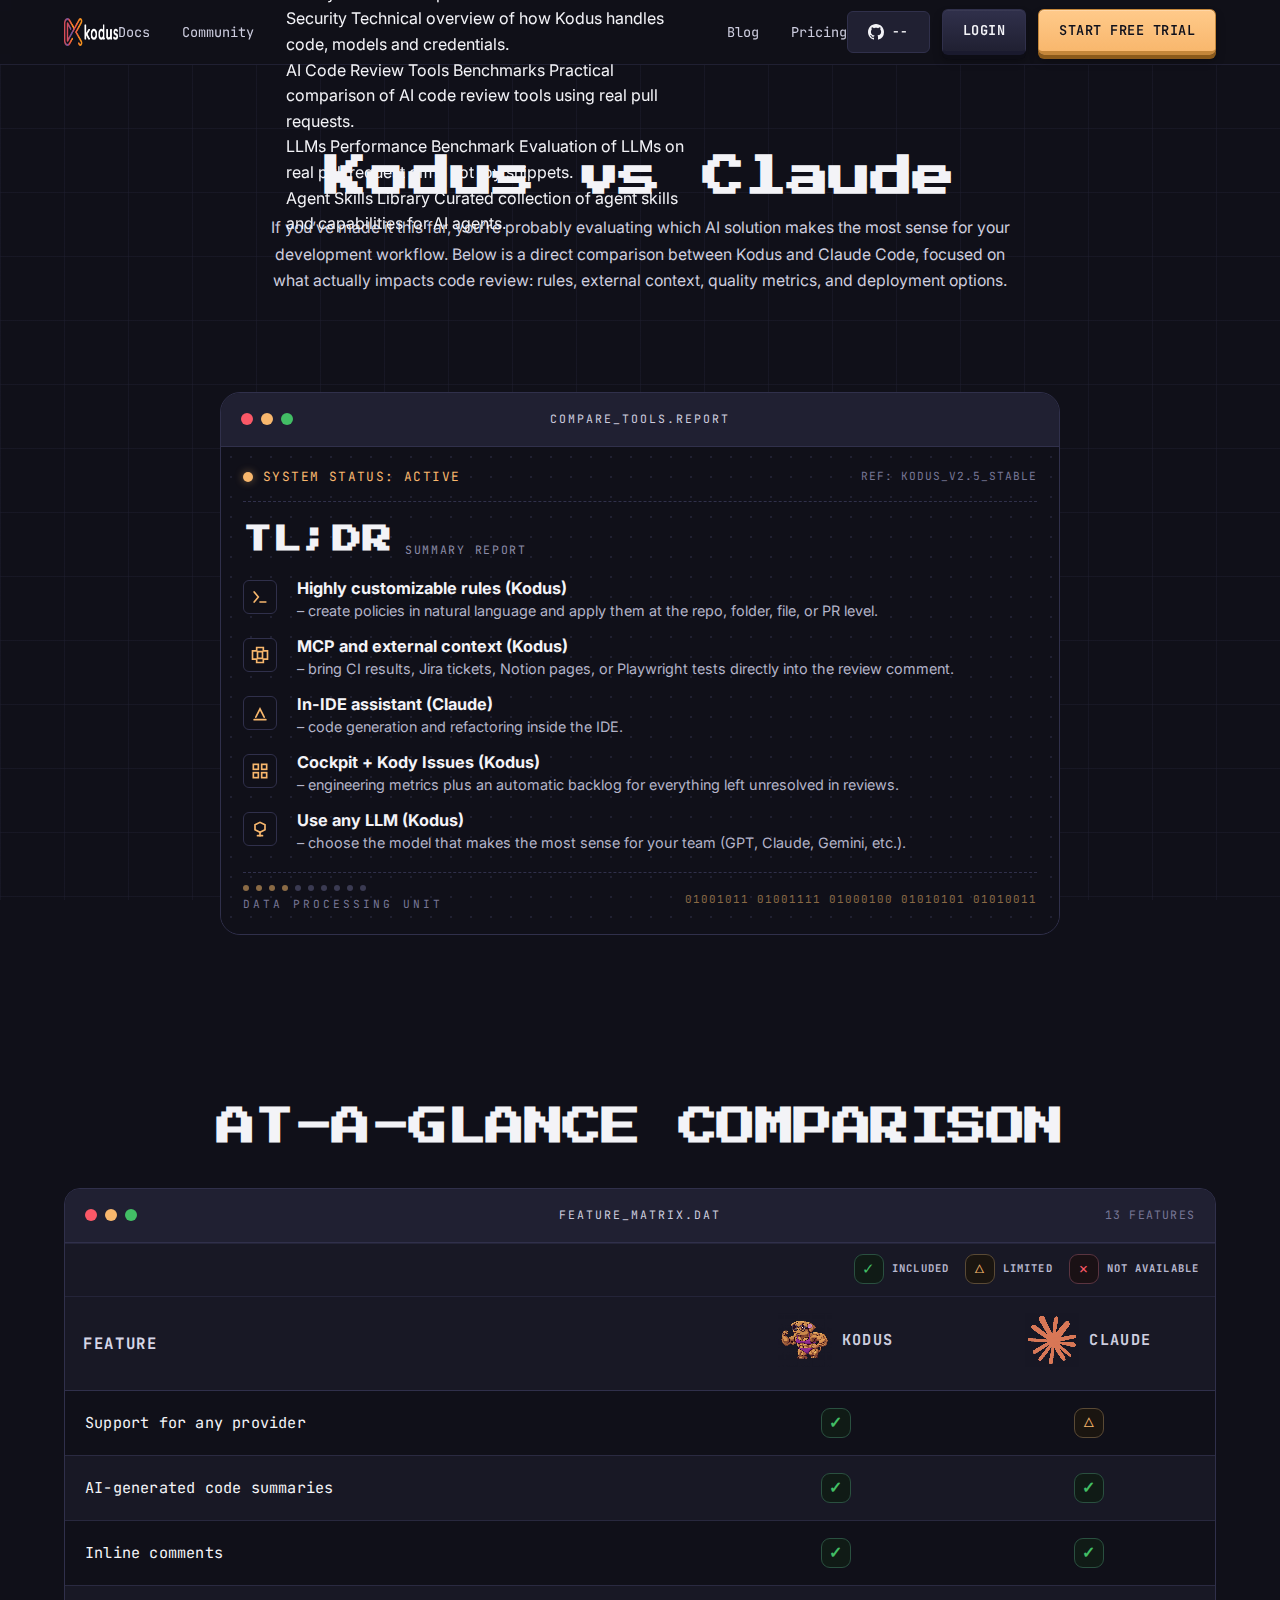
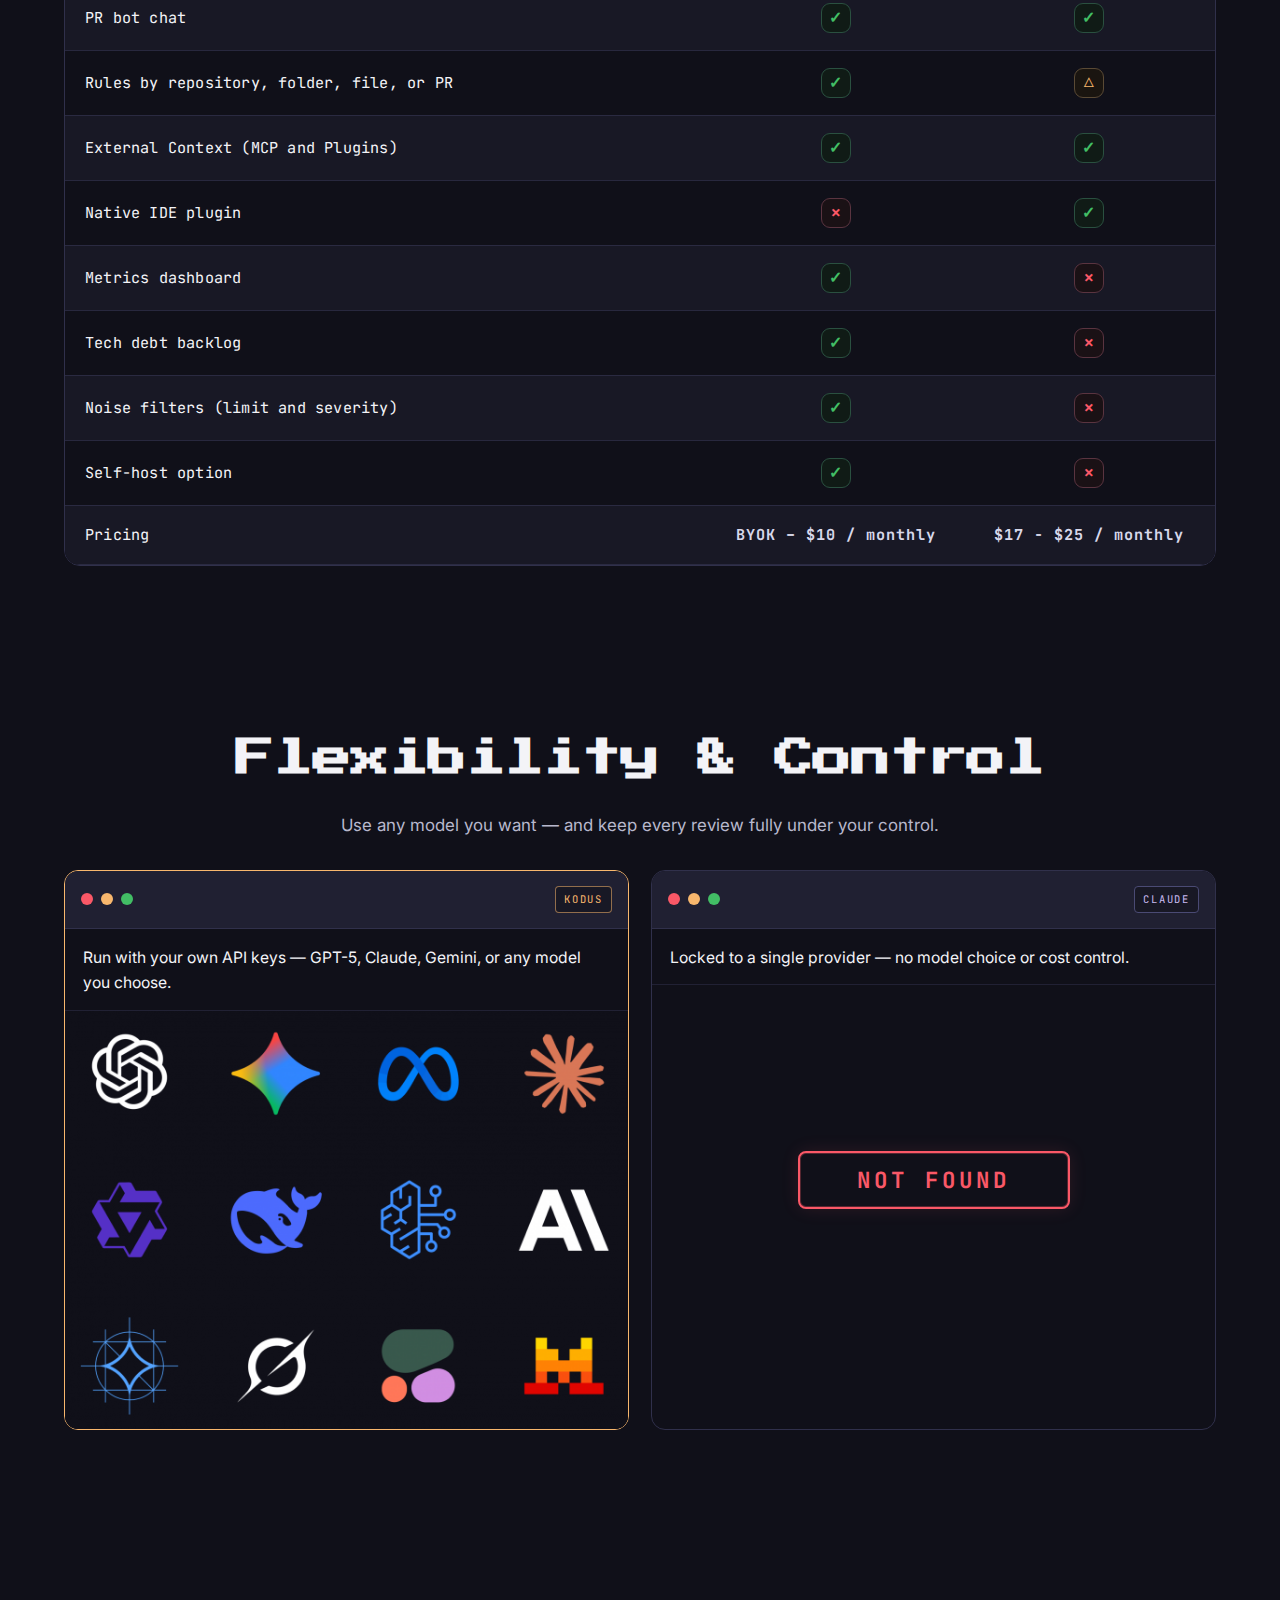
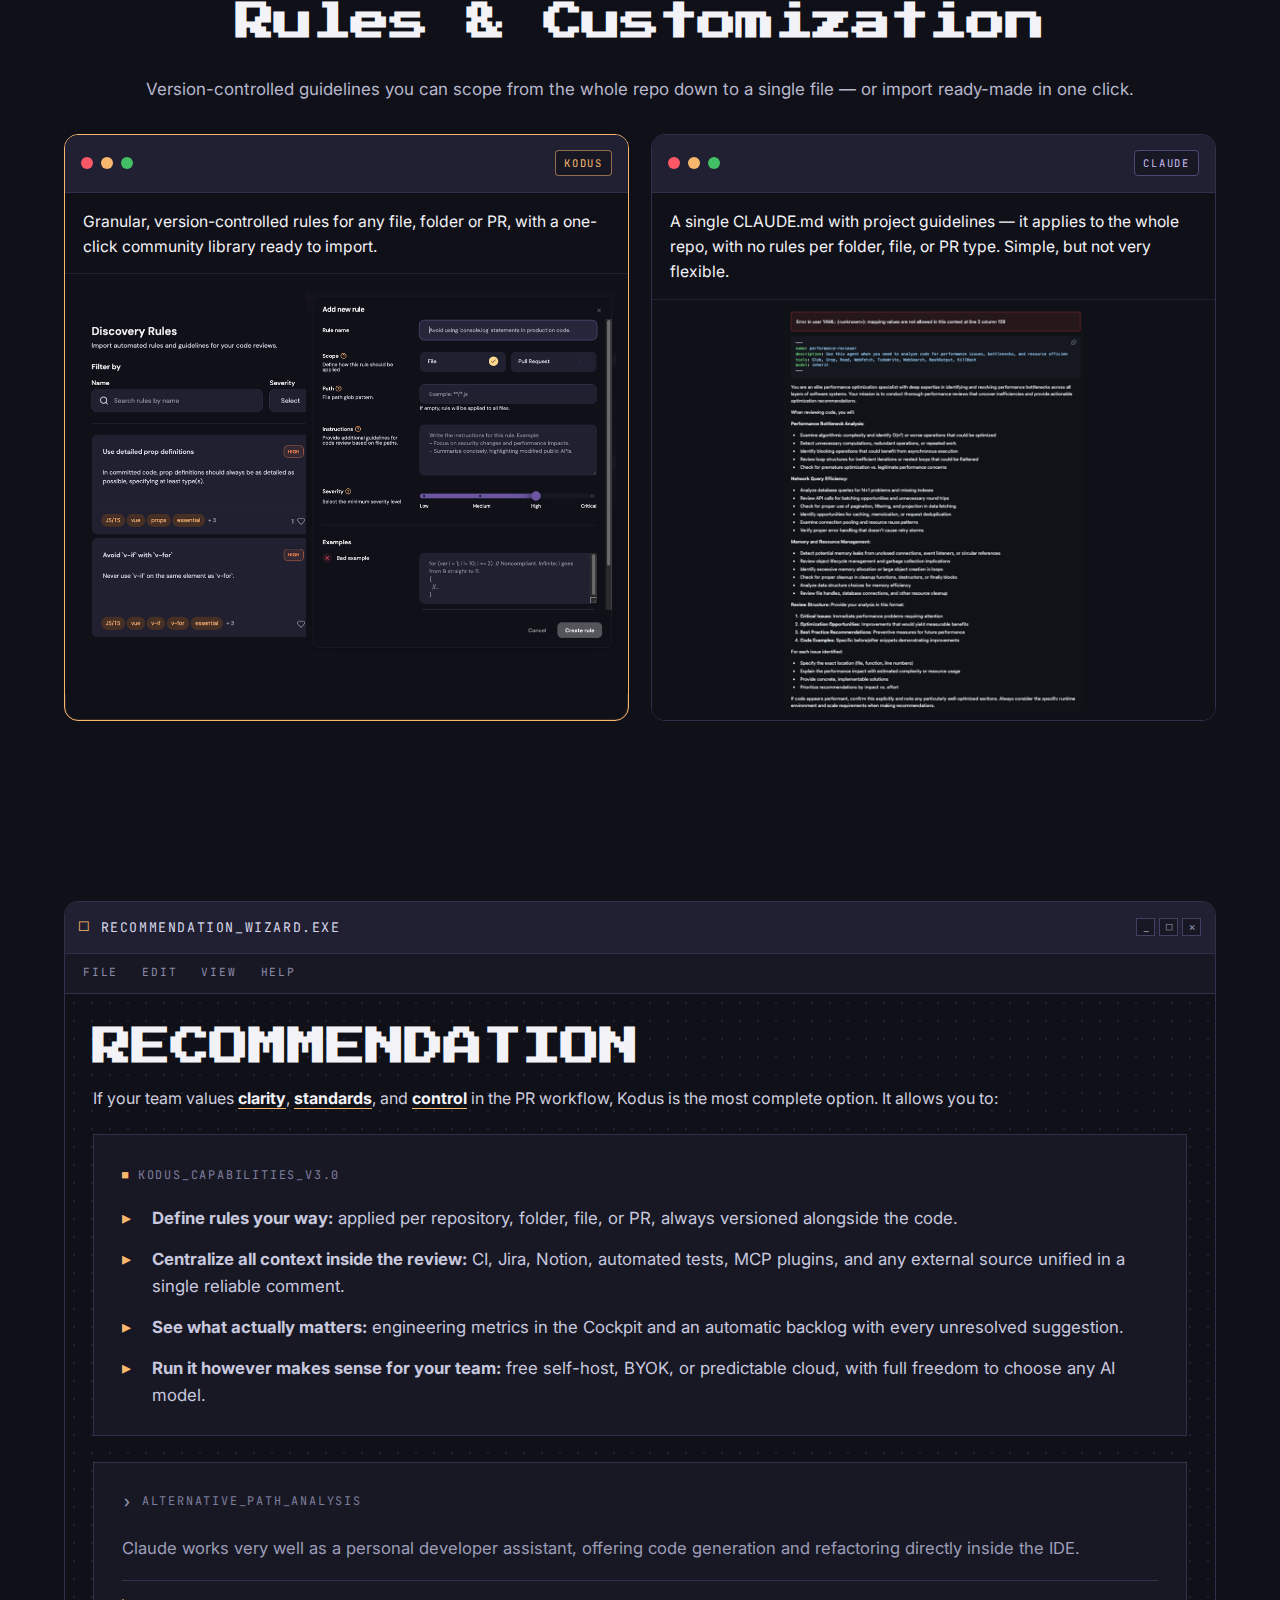
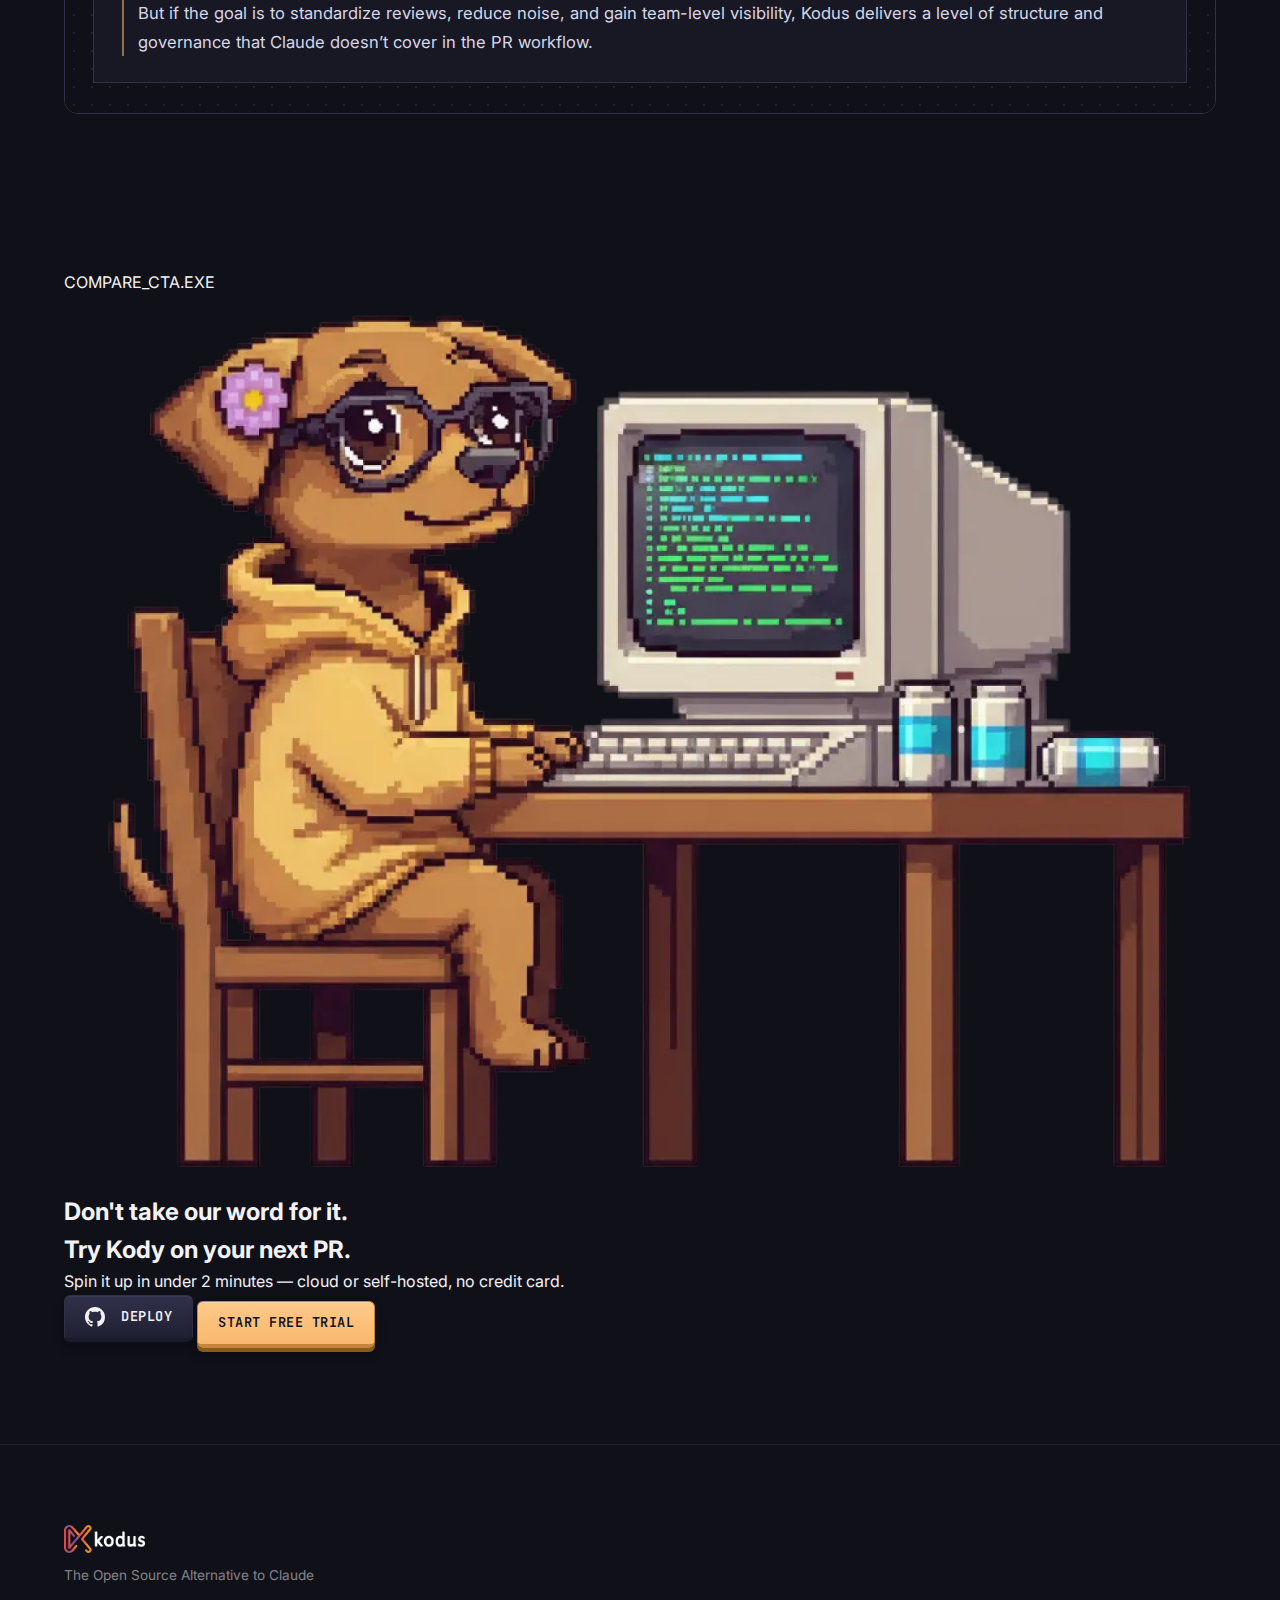
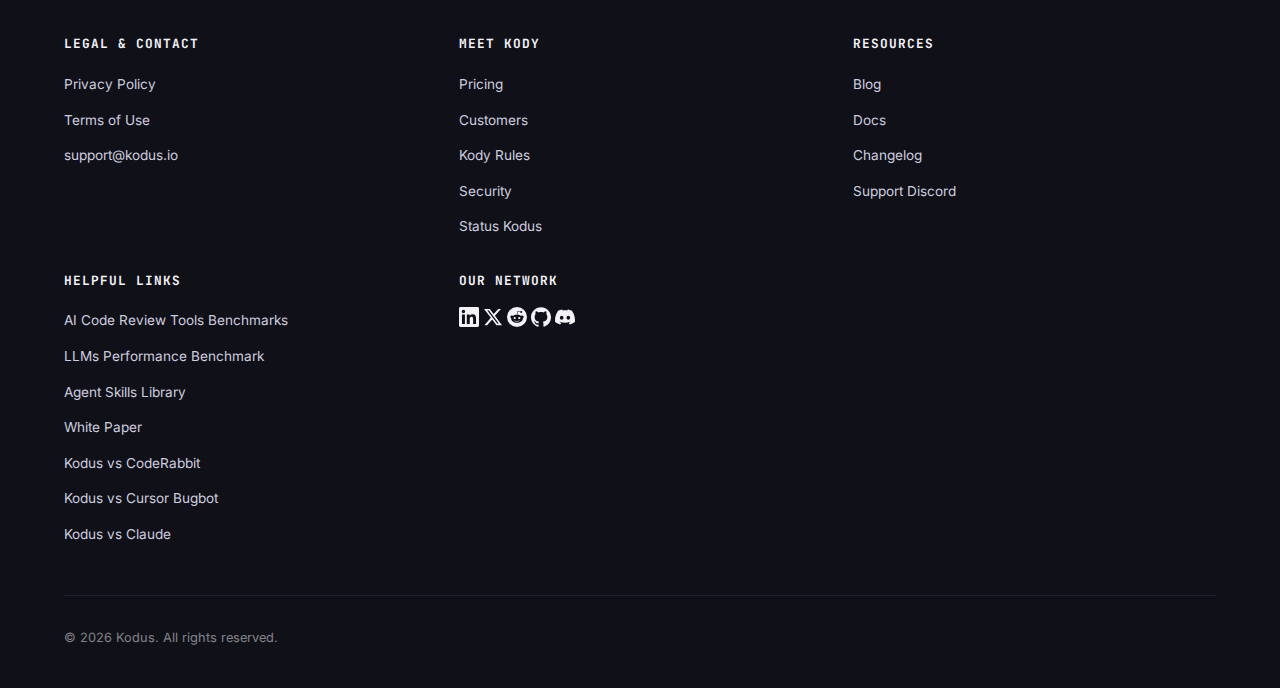
<file: kodus-vs-claude.html>
<!DOCTYPE html>
<html lang="en">
<head>
  <meta charset="UTF-8">
  <meta name="viewport" content="width=device-width, initial-scale=1.0">
  <title>Kodus vs Claude — In-Depth Comparison</title>
  <meta name="description" content="Direct comparison between Kodus and Claude Code across flexibility, context integrations, metrics, pricing and bug-catch performance.">
  <meta name="keywords" content="Kodus vs Claude, AI code review, code review tool comparison">
  <link rel="canonical" href="https://kodus.io/en/kodus-vs-coderabbit/">
  <meta property="og:locale" content="en_US">
  <meta property="og:type" content="website">
  <meta property="og:site_name" content="Kodus">
  <meta property="og:title" content="Kodus vs Claude — In-Depth Comparison">
  <meta property="og:description" content="Compare Kodus and Claude Code on flexibility, integrations, metrics and bug detection on real PR datasets.">
  <meta property="og:url" content="https://kodus.io/en/kodus-vs-coderabbit/">
  <meta property="og:image" content="https://kodus.io/assets/img/kodus_dark.png">
  <meta name="twitter:card" content="summary_large_image">
  <meta name="twitter:title" content="Kodus vs Claude — In-Depth Comparison">
  <meta name="twitter:description" content="Compare Kodus and Claude Code on flexibility, integrations, metrics and bug detection on real PR datasets.">
  <meta name="twitter:image" content="https://kodus.io/assets/img/kodus_dark.png">
  <link rel="stylesheet" href="styles.css">

  <link rel="preconnect" href="https://fonts.googleapis.com">
  <link rel="preconnect" href="https://fonts.gstatic.com" crossorigin>
  <link href="https://fonts.googleapis.com/css2?family=JetBrains+Mono:wght@400;500;600;700;800&family=Inter:wght@400;500;600;700&family=Press+Start+2P&display=swap" rel="stylesheet">

  <style>
    body.kvc-page {
      background-color: #101019;
      background-image:
        linear-gradient(rgba(32, 32, 50, 0.45) 1px, transparent 1px),
        linear-gradient(90deg, rgba(32, 32, 50, 0.45) 1px, transparent 1px);
      background-size: 64px 64px;
      background-attachment: fixed;
    }

    body.kvc-page::before {
      display: none;
    }

    body.kvc-page main {
      padding-top: 106px;
    }

    .kvc-section {
      padding: 84px 0;
    }

    .kvc-hero {
      padding: 48px 0 34px;
      text-align: center;
    }

    .kvc-hero__layout {
      max-width: 980px;
      margin: 0 auto;
      display: flex;
      flex-direction: column;
      align-items: center;
      gap: 12px;
    }

    .kvc-hero__text {
      min-width: 0;
      max-width: 900px;
    }

    .kvc-hero .section-title {
      margin-bottom: 0;
      font-size: clamp(1.7rem, 4vw, 2.65rem);
      letter-spacing: 0;
      line-height: 1.12;
      white-space: normal;
      text-align: center;
    }

    .kvc-hero__art {
      order: -1;
      width: clamp(240px, 30vw, 360px);
      height: auto;
      object-fit: contain;
      image-rendering: pixelated;
      flex-shrink: 0;
      transform: translateY(-10px);
    }

    .kvc-hero__copy {
      max-width: 760px;
      margin: 14px auto 0;
      color: var(--color-text-muted);
      font-size: 0.99rem;
      line-height: 1.65;
      text-align: center;
    }

    .kvc-label {
      font-family: var(--font-mono);
      text-transform: uppercase;
      letter-spacing: 2px;
      color: #8b8ba7;
      font-size: 0.72rem;
      margin-bottom: 18px;
      text-align: center;
    }

    .kvc-window {
      background: #181825;
      border: 1px solid #30304b;
      border-radius: 16px;
      overflow: hidden;
      box-shadow: none;
    }

    .kvc-window__bar {
      height: 54px;
      background: #202032;
      border-bottom: 1px solid #30304b;
      display: flex;
      align-items: center;
      justify-content: center;
      position: relative;
      padding: 0 20px;
    }

    .kvc-window__dots {
      position: absolute;
      left: 20px;
      top: 50%;
      transform: translateY(-50%);
      display: flex;
      gap: 8px;
    }

    .kvc-window__dot {
      width: 12px;
      height: 12px;
      border-radius: 50%;
      display: block;
    }

    .kvc-window__dot--red { background: #fa5867; }
    .kvc-window__dot--yellow { background: #f8b76d; }
    .kvc-window__dot--green { background: #42be65; }

    .kvc-window__title {
      font-family: var(--font-mono);
      text-transform: uppercase;
      letter-spacing: 2px;
      font-size: 0.72rem;
      color: #cdcddf;
    }

    .kvc-window__meta {
      position: absolute;
      right: 20px;
      top: 50%;
      transform: translateY(-50%);
      color: #767695;
      font-family: var(--font-mono);
      font-size: 0.72rem;
      letter-spacing: 1.2px;
      text-transform: uppercase;
    }

    .kvc-dotted-bg {
      background-color: #181825;
      background-image: radial-gradient(#202032 1px, transparent 1px);
      background-size: 18px 18px;
    }

    .kvc-status-line {
      display: flex;
      align-items: center;
      justify-content: space-between;
      border-bottom: 1px dashed #30304b;
      padding-bottom: 14px;
      margin-bottom: 20px;
    }

    .kvc-status-line__left {
      display: inline-flex;
      align-items: center;
      gap: 10px;
      font-family: var(--font-mono);
      text-transform: uppercase;
      letter-spacing: 1.4px;
      font-size: 0.8rem;
      color: #f8b76d;
    }

    .kvc-status-line__dot {
      width: 10px;
      height: 10px;
      border-radius: 50%;
      background: #f8b76d;
      box-shadow: 0 0 8px rgba(248, 183, 109, 0.45);
    }

    .kvc-status-line__right {
      font-family: var(--font-mono);
      color: #767695;
      text-transform: uppercase;
      font-size: 0.7rem;
      letter-spacing: 1px;
    }

    .kvc-tldr {
      padding-top: 34px;
    }

    .kvc-tldr .kvc-window {
      max-width: 840px;
      margin: 0 auto;
      border-radius: 20px;
    }

    .kvc-tldr__body {
      padding: 20px 22px;
      background-color: #101019;
      background-image: radial-gradient(#202032 1px, transparent 1px);
      background-size: 20px 20px;
    }

    .kvc-tldr__headline {
      display: flex;
      align-items: baseline;
      gap: 12px;
      margin-bottom: 18px;
    }

    .kvc-tldr__headline h2 {
      font-family: var(--font-pixel);
      font-size: clamp(1.25rem, 2.8vw, 1.85rem);
      color: #f3f3f7;
      line-height: 1.15;
    }

    .kvc-tldr__headline span {
      font-family: var(--font-mono);
      text-transform: uppercase;
      letter-spacing: 1.7px;
      font-size: 0.72rem;
      color: #8b8ba7;
    }

    .kvc-tldr__list {
      display: grid;
      gap: 14px;
      margin-bottom: 18px;
    }

    .kvc-tldr__item {
      display: grid;
      grid-template-columns: 42px 1fr;
      gap: 12px;
      align-items: start;
    }

    .kvc-tldr__icon {
      width: 34px;
      height: 34px;
      border: 1px solid #30304b;
      border-radius: 6px;
      background: #101019;
      color: #f8b76d;
      display: inline-flex;
      align-items: center;
      justify-content: center;
      transition: border-color 0.2s ease;
      margin-top: 2px;
    }

    .kvc-tldr__item h4 {
      font-size: 1.02rem;
      line-height: 1.25;
      font-weight: 700;
      margin: 0 0 2px;
      transition: color 0.2s ease;
      color: #f3f3f7;
    }

    .kvc-tldr__item p {
      color: #b4b4c9;
      font-size: 0.9rem;
      line-height: 1.5;
      margin: 0;
    }

    .kvc-tldr__item:hover h4 {
      color: #f8b76d;
    }

    .kvc-tldr__item:hover .kvc-tldr__icon {
      border-color: #f8b76d;
    }

    .kvc-tldr__footer {
      border-top: 1px dashed #30304b;
      margin-top: 8px;
      padding-top: 12px;
      display: flex;
      align-items: center;
      justify-content: space-between;
    }

    .kvc-tldr__footer-left {
      display: flex;
      flex-direction: column;
      gap: 5px;
    }

    .kvc-dots {
      display: inline-flex;
      gap: 7px;
    }

    .kvc-dots span {
      width: 6px;
      height: 6px;
      border-radius: 50%;
      background: #3a3a52;
    }

    .kvc-dots span:nth-child(-n + 4) {
      background: #8a6a45;
    }

    .kvc-tldr__footer small {
      font-family: var(--font-mono);
      text-transform: uppercase;
      letter-spacing: 3px;
      color: #767695;
      font-size: 0.7rem;
    }

    .kvc-tldr__bits {
      font-family: var(--font-mono);
      color: #8a6a45;
      letter-spacing: 1px;
      font-size: 0.68rem;
    }

    .kvc-matrix .kvc-window {
      max-width: 1320px;
      margin: 0 auto;
    }

    .kvc-matrix .section-title {
      text-align: center;
      margin-bottom: 34px;
      font-size: clamp(1.55rem, 4vw, 2.45rem);
    }

    .kvc-matrix-table {
      width: 100%;
      border-collapse: collapse;
      min-width: 760px;
      font-family: var(--font-mono);
      background: #181825;
    }

    .kvc-matrix-wrap {
      overflow-x: auto;
      -webkit-overflow-scrolling: touch;
      background: #101019;
    }

    .kvc-matrix-table thead th {
      border-bottom: 1px solid #30304b;
      color: #cdcddf;
      font-size: 0.98rem;
      text-transform: uppercase;
      letter-spacing: 1.7px;
      padding: 16px 18px;
      text-align: left;
      vertical-align: middle;
      background: #181825;
    }

    .kvc-matrix-table thead th:first-child {
      width: 56%;
      color: #d6d6e8;
    }

    .kvc-matrix-table thead th:nth-child(2),
    .kvc-matrix-table thead th:nth-child(3) {
      text-align: center;
      width: 22%;
    }

    .kvc-matrix-table tbody td {
      border-bottom: 1px solid rgba(48, 48, 75, 0.75);
      padding: 17px 20px;
      color: #f3f3f7;
      font-size: 0.95rem;
      letter-spacing: 0.2px;
      background: #101019;
    }

    .kvc-matrix-table tbody tr:nth-child(even) td {
      background: #181825;
    }

    .kvc-matrix-table tbody td:nth-child(2),
    .kvc-matrix-table tbody td:nth-child(3) {
      text-align: center;
      font-size: 0.95rem;
      text-transform: none;
      letter-spacing: 0.2px;
    }

    .kvc-matrix-colhead {
      display: inline-flex;
      flex-direction: row;
      align-items: center;
      justify-content: center;
      gap: 10px;
    }

    .kvc-matrix-colhead img {
      width: 54px;
      height: 54px;
      object-fit: contain;
      image-rendering: pixelated;
    }

    .kvc-matrix-colhead span {
      font-size: 0.95rem;
      letter-spacing: 1.4px;
      text-transform: uppercase;
    }

    .kvc-status {
      display: inline-flex;
      align-items: center;
      justify-content: center;
      min-width: 0;
      border-radius: 0;
      border: none;
      padding: 0;
      font-weight: 700;
      letter-spacing: 0;
      background: transparent;
      color: #c8c8dd;
      gap: 0;
      font-size: 0.92rem;
      text-transform: none;
      line-height: 1.2;
    }

    .kvc-status--ok { color: #d8d8eb; }
    .kvc-status--lim { color: #d8d8eb; }
    .kvc-status--no { color: #d8d8eb; }

    .kvc-status em {
      font-style: normal;
      opacity: 0.85;
      font-size: 0.84em;
    }

    .kvc-status__glyph {
      font-size: 1rem;
      width: 30px;
      height: 30px;
      border: 1px solid #30304b;
      border-radius: 9px;
      background: #101019;
      display: inline-flex;
      align-items: center;
      justify-content: center;
      flex-shrink: 0;
      transition: border-color 0.2s ease;
      box-shadow: none;
    }

    .kvc-status--ok .kvc-status__glyph {
      color: #42be65;
      border-color: #2a5040;
      background: #101b16;
    }

    .kvc-status--lim .kvc-status__glyph {
      color: #f8b76d;
      border-color: #5a4a35;
      background: #1a1510;
    }

    .kvc-status--no .kvc-status__glyph {
      color: #fa5867;
      border-color: #5a3440;
      background: #1a1115;
    }

    .kvc-status__text {
      display: none;
    }

    .kvc-status--lim .kvc-status__glyph {
      width: 30px;
      height: 30px;
      border-radius: 9px;
      border: 1px solid #5a4a35;
      background: #1a1510;
      color: #f8b76d;
      font-weight: 700;
      font-size: 1rem;
      line-height: 1;
    }

    .kvc-matrix-value {
      font-family: var(--font-sans);
      font-size: 0.96rem;
      letter-spacing: 0;
      color: #d6d6e8;
      font-weight: 500;
      text-transform: none;
    }

    .kvc-price-value {
      font-family: var(--font-mono);
      font-size: 0.95rem;
      color: #d8d8eb;
      letter-spacing: 1px;
      text-transform: none;
      font-weight: 700;
    }

    .kvc-matrix-legend {
      display: flex;
      justify-content: flex-end;
      gap: 16px;
      padding: 10px 16px 12px;
      background: #181825;
      border-top: 1px solid rgba(48, 48, 75, 0.55);
      border-bottom: 1px solid rgba(48, 48, 75, 0.55);
      flex-wrap: wrap;
    }

    .kvc-legend-chip {
      display: inline-flex;
      align-items: center;
      gap: 8px;
      color: #9e9ebb;
      font-family: var(--font-mono);
      font-size: 0.66rem;
      letter-spacing: 1.1px;
      text-transform: uppercase;
      white-space: nowrap;
    }

    .kvc-legend-chip strong {
      color: #b8b8cf;
      font-weight: 700;
    }

    .kvc-legend-chip .kvc-status__glyph {
      width: 30px;
      height: 30px;
      border-radius: 9px;
      font-size: 0.92rem;
    }

    .kvc-legend-chip--ok .kvc-status__glyph {
      color: #42be65;
      border-color: #2a5040;
      background: #101b16;
    }

    .kvc-legend-chip--lim .kvc-status__glyph {
      color: #f8b76d;
      border-color: #5a4a35;
      background: #1a1510;
    }

    .kvc-legend-chip--no .kvc-status__glyph {
      color: #fa5867;
      border-color: #5a3440;
      background: #1a1115;
    }

    .kvc-platform-icons {
      display: inline-flex;
      align-items: center;
      justify-content: center;
      gap: 10px;
      flex-wrap: nowrap;
      color: #a5a5bc;
    }

    .kvc-platform-icons .hero__provider {
      display: inline-flex;
      align-items: center;
      justify-content: center;
      color: inherit;
      opacity: 0.95;
    }

    .kvc-platform-icons .hero__provider svg {
      width: 20px;
      height: 20px;
      display: block;
    }

    .kvc-matrix-table tbody tr:hover td {
      background: #202032;
    }

    .kvc-bug-analyzer .kvc-window {
      max-width: 1320px;
      margin: 0 auto;
    }

    .kvc-bug-analyzer .section-title {
      margin-bottom: 24px;
    }

    .kvc-bug-analyzer {
      padding-bottom: 18px;
    }

    .kvc-bug-analyzer__sub {
      text-align: center;
      color: #b8b8cd;
      max-width: 920px;
      margin: 0 auto 34px;
      font-size: 1.02rem;
      line-height: 1.72;
    }

    .kvc-bug-body {
      padding: 30px 30px 32px;
      background-color: #101019;
      background-image: radial-gradient(#202032 1px, transparent 1px);
      background-size: 16px 16px;
    }

    .kvc-overall-grid {
      display: grid;
      grid-template-columns: repeat(2, minmax(0, 1fr));
      gap: 18px;
      margin-bottom: 22px;
    }

    .kvc-overall-card {
      border: 1px solid #30304b;
      border-radius: 12px;
      padding: 22px 22px 20px;
      background: #101019;
    }

    .kvc-overall-card__label {
      font-family: var(--font-mono);
      font-size: 0.74rem;
      letter-spacing: 2px;
      text-transform: uppercase;
      color: #8b8ba7;
      margin-bottom: 14px;
    }

    .kvc-overall-card__value {
      font-family: var(--font-sans);
      font-size: clamp(2.2rem, 6vw, 4rem);
      font-weight: 700;
      line-height: 1;
      margin: 0 0 10px;
      color: #f3f3f7;
    }

    .kvc-overall-card--kodus .kvc-overall-card__value {
      color: #f8b76d;
    }

    .kvc-overall-card__meta {
      font-family: var(--font-mono);
      font-size: 1.2rem;
      letter-spacing: 1px;
      color: #b6b6cc;
    }

    .kvc-severity-grid {
      display: grid;
      grid-template-columns: repeat(3, minmax(0, 1fr));
      gap: 16px;
    }

    .kvc-sev-card {
      background: #101019;
      border: 1px solid #30304b;
      border-radius: 12px;
      padding: 18px 16px;
    }

    .kvc-sev-card__head {
      display: flex;
      justify-content: space-between;
      align-items: center;
      margin-bottom: 14px;
      border-bottom: 1px solid rgba(48, 48, 75, 0.5);
      padding-bottom: 10px;
    }

    .kvc-sev-card__head h4 {
      font-family: var(--font-pixel);
      font-size: 1.02rem;
      color: #f3f3f7;
      letter-spacing: 0;
    }

    .kvc-sev-card__head span {
      font-family: var(--font-mono);
      color: #8b8ba7;
      text-transform: uppercase;
      font-size: 0.75rem;
      letter-spacing: 1.3px;
    }

    .kvc-sev-row {
      margin-bottom: 14px;
    }

    .kvc-sev-row:last-child {
      margin-bottom: 0;
    }

    .kvc-sev-row__meta {
      display: flex;
      justify-content: space-between;
      align-items: center;
      margin-bottom: 6px;
      font-family: var(--font-mono);
      text-transform: uppercase;
      letter-spacing: 1.1px;
      font-size: 0.72rem;
      color: #9f9fba;
    }

    .kvc-sev-row__track {
      height: 30px;
      background: rgba(32, 32, 50, 0.6);
      border: 1px solid #30304b;
      border-radius: 3px;
      overflow: hidden;
      position: relative;
    }

    .kvc-sev-row__fill {
      width: 0;
      height: 100%;
      display: block;
      transition: width 1.2s cubic-bezier(0.2, 0.65, 0.22, 1);
      border-radius: 2px;
    }

    .kvc-sev-row__fill--kodus {
      background: linear-gradient(90deg, rgba(248, 183, 109, 0.25) 0%, #f8b76d 100%);
      box-shadow: 0 0 10px rgba(248, 183, 109, 0.16);
    }

    .kvc-sev-row__fill--coderabbit {
      background: linear-gradient(90deg, rgba(48, 48, 75, 0.5) 0%, #30304b 100%);
    }

    .kvc-sev-foot {
      margin-top: 13px;
      border: 1px solid #30304b;
      border-radius: 6px;
      padding: 5px 8px;
      font-family: var(--font-mono);
      font-size: 0.68rem;
      text-transform: uppercase;
      letter-spacing: 1px;
      display: inline-flex;
      color: #8f8fac;
      background: #101019;
    }

    .kvc-sev-foot--win {
      border-color: rgba(248, 183, 109, 0.6);
      color: #f8b76d;
    }

    .kvc-bug-compare {
      padding-top: 18px;
    }

    .kvc-bug-compare .section-title {
      margin-bottom: 36px;
    }

    .kvc-bug-compare .bench__tabs,
    .kvc-bug-compare .bench__tab-panel,
    .kvc-bug-compare .bench__table-frame {
      max-width: 1240px;
      margin-left: auto;
      margin-right: auto;
    }

    .kvc-bug-compare .bench__tabs {
      margin-bottom: 0;
    }

    .kvc-bug-compare .bench__tab-panel .bench__table-frame {
      border-top: none;
      border-radius: 0 0 12px 12px;
    }

    .kvc-bug-compare .bench__table {
      min-width: 960px;
    }

    .kvc-bug-compare .bench__th-issue {
      min-width: 460px;
    }

    .kvc-bug-compare .bench__td-check {
      font-size: 1rem;
    }

    .kvc-bug-compare .bench__td-link {
      width: 30px;
      height: 30px;
      display: inline-flex;
      align-items: center;
      justify-content: center;
      border-radius: 7px;
      background: transparent;
      border: 1px solid transparent;
      transition: border-color 0.16s ease, background-color 0.16s ease, transform 0.16s ease, box-shadow 0.16s ease;
      cursor: pointer;
      text-decoration: none;
    }

    .kvc-bug-compare .bench__td-link:hover,
    .kvc-bug-compare .bench__td-link:focus-visible {
      border-color: #30304b;
      background: rgba(32, 32, 50, 0.5);
      box-shadow: inset 0 0 0 1px rgba(248, 183, 109, 0.18);
      transform: translateY(-1px);
      outline: none;
      text-decoration: none;
    }

    .kvc-bug-compare .bench__td-link:hover .bench__hit,
    .kvc-bug-compare .bench__td-link:focus-visible .bench__hit,
    .kvc-bug-compare .bench__td-link:hover .bench__miss,
    .kvc-bug-compare .bench__td-link:focus-visible .bench__miss {
      text-shadow: 0 0 8px currentColor;
    }

    .kvc-pair-section .section-title {
      margin-bottom: 26px;
      font-size: clamp(1.55rem, 4vw, 2.45rem);
    }

    .kvc-pair-section__sub {
      text-align: center;
      color: #b8b8cd;
      max-width: 920px;
      margin: 0 auto 30px;
      font-size: 1.06rem;
      line-height: 1.7;
    }

    .kvc-pair-section__sub--wide {
      max-width: 1180px;
      text-wrap: pretty;
    }

    .kvc-pair-grid {
      max-width: 1320px;
      margin: 0 auto;
      display: grid;
      grid-template-columns: repeat(2, minmax(0, 1fr));
      gap: 22px;
    }

    .kvc-pair-card {
      background: #101019;
      border: 1px solid #30304b;
      border-radius: 14px;
      overflow: hidden;
      position: relative;
    }

    .kvc-pair-card--kodus {
      border-color: #f8b76d;
      box-shadow: inset 0 0 0 1px rgba(248, 183, 109, 0.16);
    }

    .kvc-pair-card__bar {
      height: 58px;
      border-bottom: 1px solid #30304b;
      background: #202032;
      display: flex;
      align-items: center;
      justify-content: space-between;
      padding: 0 16px;
    }

    .kvc-pair-card__bar .kvc-window__dots {
      position: static;
      transform: none;
    }

    .kvc-pair-card__tag {
      border: 1px solid #30304b;
      background: #181825;
      color: #c7c7dc;
      text-transform: uppercase;
      letter-spacing: 1.8px;
      font-family: var(--font-mono);
      font-size: 0.66rem;
      border-radius: 4px;
      padding: 4px 8px;
    }

    .kvc-pair-card--kodus .kvc-pair-card__tag {
      border-color: rgba(248, 183, 109, 0.55);
      color: #f8b76d;
    }

    .kvc-pair-card--coderabbit .kvc-pair-card__tag {
      border-color: #4a4a74;
      color: #c9bbf2;
    }

    .kvc-pair-card__body {
      padding: 0;
      background: #101019;
    }

    .kvc-pair-card__copy {
      color: #f3f3f7;
      font-size: 0.98rem;
      line-height: 1.62;
      margin: 0;
      min-height: 0;
      padding: 16px 18px 14px;
      border-bottom: 1px solid rgba(48, 48, 75, 0.55);
      background: #101019;
    }

    .kvc-pair-card__copy strong {
      color: #f8b76d;
      font-weight: 700;
    }

    .kvc-pair-card__media {
      margin: 0;
      background: #101019;
      border: none;
      border-radius: 0;
      overflow: hidden;
      min-height: 390px;
      padding: 0;
      display: flex;
      align-items: center;
      justify-content: center;
      position: relative;
    }

    .kvc-pair-card__media::before {
      display: none;
    }

    .kvc-pair-card__media::after {
      display: none;
    }

    .kvc-pair-card__media img {
      width: min(100%, 560px);
      max-width: 560px;
      height: auto;
      max-height: none;
      display: block;
      object-fit: contain;
      position: relative;
      z-index: 1;
      border: none;
      border-radius: 0;
      background: transparent;
      filter: none;
      image-rendering: auto;
      margin: 0 auto;
    }

    .kvc-pair-card__media--notfound {
      display: flex;
      align-items: center;
      justify-content: center;
      padding: 20px 14px;
    }

    .kvc-notfound-pill {
      display: inline-flex;
      align-items: center;
      justify-content: center;
      align-self: center;
      padding: 16px 26px;
      min-width: 272px;
      border: 2px solid #fa5867;
      border-radius: 8px;
      background: #101019;
      color: #fa5867;
      font-family: var(--font-mono);
      text-transform: uppercase;
      letter-spacing: 4px;
      font-size: clamp(1.05rem, 2vw, 1.4rem);
      font-weight: 700;
      line-height: 1;
      box-shadow: inset 0 0 0 1px rgba(250, 88, 103, 0.3), 0 0 18px rgba(250, 88, 103, 0.12);
      animation: kvc-notfound-blink 1.1s steps(2, end) infinite, kvc-notfound-pulse 1.8s ease-in-out infinite;
    }

    @keyframes kvc-notfound-blink {
      0%, 49% { opacity: 1; }
      50%, 100% { opacity: 0.42; }
    }

    @keyframes kvc-notfound-pulse {
      0%, 100% { transform: scale(1); }
      50% { transform: scale(1.04); }
    }

    .kvc-reco {
      padding-top: 96px;
    }

    body.kvc-page .roi-cta {
      padding-top: 72px;
      padding-bottom: 96px;
    }

    .kvc-reco-window {
      max-width: 1180px;
      margin: 0 auto;
      border: 1px solid #30304b;
      border-radius: 14px;
      overflow: hidden;
      background: #101019;
    }

    .kvc-reco-top {
      height: 52px;
      background: #202032;
      border-bottom: 1px solid #30304b;
      padding: 0 14px;
      display: flex;
      align-items: center;
      justify-content: space-between;
    }

    .kvc-reco-top__left {
      display: flex;
      align-items: center;
      gap: 10px;
      font-family: var(--font-mono);
      text-transform: uppercase;
      letter-spacing: 1.6px;
      font-size: 0.83rem;
      color: #d6d6e8;
    }

    .kvc-reco-top__left span:first-child {
      color: #f8b76d;
      font-size: 1rem;
    }

    .kvc-reco-top__ctrls {
      display: flex;
      gap: 4px;
    }

    .kvc-reco-top__ctrls span {
      width: 19px;
      height: 18px;
      border: 1px solid #404062;
      display: inline-flex;
      align-items: center;
      justify-content: center;
      font-family: var(--font-mono);
      font-size: 0.66rem;
      color: #9d9dba;
      line-height: 1;
      background: #181825;
    }

    .kvc-reco-menu {
      height: 40px;
      border-bottom: 1px solid #30304b;
      padding: 0 18px;
      display: flex;
      align-items: center;
      gap: 24px;
      font-family: var(--font-mono);
      text-transform: uppercase;
      letter-spacing: 1.8px;
      color: #8b8ba7;
      font-size: 0.7rem;
      background: #181825;
    }

    .kvc-reco-body {
      padding: 30px 28px 30px;
      background-color: #101019;
      background-image: radial-gradient(#202032 1px, transparent 1px);
      background-size: 18px 18px;
    }

    .kvc-reco-headline {
      display: block;
      margin-bottom: 16px;
    }

    .kvc-reco-headline h2 {
      font-family: var(--font-pixel);
      font-size: clamp(1.45rem, 3.2vw, 2.45rem);
      line-height: 1.2;
      margin: 0;
      color: #f3f3f7;
    }

    .kvc-reco-intro {
      font-size: clamp(0.92rem, 1.25vw, 1.12rem);
      line-height: 1.48;
      margin-bottom: 24px;
      color: #cdcddf;
      max-width: 920px;
    }

    .kvc-reco-intro strong {
      color: #f3f3f7;
      text-decoration: underline;
      text-decoration-color: #f8b76d;
      text-underline-offset: 4px;
    }

    .kvc-reco-panel,
    .kvc-reco-alt {
      border: 1px solid #30304b;
      background: #181825;
      padding: 26px 28px;
    }

    .kvc-reco-panel {
      margin-bottom: 26px;
    }

    .kvc-reco-panel__label,
    .kvc-reco-alt__label {
      display: inline-flex;
      align-items: center;
      gap: 8px;
      margin-bottom: 20px;
      font-family: var(--font-mono);
      text-transform: uppercase;
      letter-spacing: 1.8px;
      color: #7e7e9c;
      font-size: 0.74rem;
    }

    .kvc-reco-panel__label::before {
      content: "■";
      color: #f8b76d;
      font-size: 0.65rem;
    }

    .kvc-reco-list {
      display: grid;
      gap: 14px;
    }

    .kvc-reco-list li {
      position: relative;
      padding-left: 30px;
      color: #c8c8de;
      font-size: 1.05rem;
      line-height: 1.6;
    }

    .kvc-reco-list li::before {
      content: "▸";
      position: absolute;
      left: 0;
      top: 0;
      color: #f8b76d;
      font-size: 1.05em;
      line-height: 1.45;
    }

    .kvc-reco-alt__label::before {
      content: "›";
      color: #8b8ba7;
      font-weight: 700;
      font-size: 1rem;
    }

    .kvc-reco-alt p {
      color: #9d9db8;
      font-size: 1.04rem;
      line-height: 1.7;
      margin: 0;
    }

    .kvc-reco-alt .kvc-reco-alt__emphasis {
      border-left: 2px solid rgba(248, 183, 109, 0.55);
      padding-left: 14px;
      border-radius: 0 6px 6px 0;
      background: transparent;
      margin-top: 8px;
    }

    .kvc-reco-alt .kvc-reco-alt__emphasis p {
      color: #d7d7e8;
      margin: 0;
    }

    .kvc-reco-alt .kvc-reco-alt__emphasis p + p {
      margin-top: 12px;
    }

    .kvc-reco-alt .kvc-reco-alt__emphasis strong {
      color: #f8b76d;
      font-weight: 700;
    }

    .kvc-reco-alt hr {
      border: 0;
      border-top: 1px solid #30304b;
      margin: 18px 0;
    }

    .kvc-reco-alt strong {
      color: #f8b76d;
    }

    .kvc-sep-tight {
      padding-top: 64px;
    }

    @media (max-width: 1120px) {
      .kvc-severity-grid {
        grid-template-columns: 1fr;
      }

      .kvc-pair-grid {
        grid-template-columns: 1fr;
      }

      .kvc-overall-grid {
        grid-template-columns: 1fr;
      }

      .kvc-status-line {
        flex-direction: column;
        gap: 10px;
        align-items: flex-start;
      }

      .kvc-status-line__right {
        padding-left: 20px;
      }

      .kvc-reco-headline {
        margin-bottom: 14px;
      }
    }

    @media (max-width: 768px) {
      .kvc-section {
        padding: 68px 0;
      }

      .kvc-hero {
        padding-top: 36px;
      }

      .kvc-hero__layout {
        gap: 10px;
      }

      .kvc-hero__art {
        width: min(72vw, 270px);
      }

      .kvc-hero .section-title {
        white-space: normal;
        font-size: clamp(1.6rem, 8vw, 2.2rem);
        line-height: 1.25;
        text-align: center;
      }

      .kvc-hero__copy {
        font-size: 1rem;
        text-align: center;
        margin: 10px auto 0;
      }

      .kvc-tldr__body,
      .kvc-bug-body,
      .kvc-reco-body {
        padding: 20px 16px 20px;
      }

      .kvc-tldr__headline {
        flex-direction: column;
        gap: 10px;
      }

      .kvc-tldr__headline span {
        font-size: 0.66rem;
        letter-spacing: 1.4px;
      }

      .kvc-tldr__item {
        grid-template-columns: 1fr;
        gap: 8px;
      }

      .kvc-tldr__icon {
        width: 32px;
        height: 32px;
      }

      .kvc-tldr__item h4 {
        font-size: 1rem;
      }

      .kvc-tldr__item p {
        font-size: 0.88rem;
      }

      .kvc-tldr__footer {
        flex-direction: column;
        align-items: flex-start;
        gap: 10px;
      }

      .kvc-matrix-table thead th,
      .kvc-matrix-table tbody td {
        font-size: 0.86rem;
        padding: 13px 12px;
      }

      .kvc-matrix-colhead img {
        width: 42px;
        height: 42px;
      }

      .kvc-matrix-colhead {
        flex-direction: column;
        gap: 6px;
      }

      .kvc-status {
        min-width: 0;
        font-size: 0.72rem;
        padding: 0;
      }

      .kvc-overall-card__meta {
        font-size: 1rem;
      }

      .kvc-sev-card__head h4 {
        font-size: 0.86rem;
      }

      .kvc-pair-card__copy {
        font-size: 0.92rem;
        padding: 14px 14px 12px;
      }

      .kvc-pair-card__media {
        min-height: 290px;
        padding: 0;
      }

      .kvc-pair-card__media img {
        width: min(100%, 520px);
        max-width: 520px;
      }

      .kvc-pair-card__media--notfound {
        justify-content: center;
        padding: 10px;
      }

      .kvc-notfound-pill {
        min-width: 220px;
        padding: 14px 18px;
        font-size: 0.98rem;
        letter-spacing: 2.8px;
      }

      .kvc-window__meta {
        display: none;
      }

      .kvc-reco-top {
        padding: 0 10px;
      }

      .kvc-reco-menu {
        gap: 14px;
        font-size: 0.62rem;
        padding: 0 10px;
      }

      .kvc-reco-headline {
        margin-bottom: 12px;
      }

      .kvc-reco-list li {
        padding-left: 24px;
      }
    }
  </style>
</head>
<body class="kvc-page">

  <header class="header" id="header">
    <nav class="nav container">
      <a href="/" class="nav__logo">
        <img src="assets/img/kodus_dark.png" alt="Kodus" class="nav__logo-img">
      </a>

      <ul class="nav__links" id="navLinks">
        <li><a href="https://docs.kodus.io/how_to_use/en/overview" class="nav__link nav__link--external" target="_blank" rel="noopener">Docs</a></li>
        <li><a href="https://discord.gg/TFZBRk9fT6" class="nav__link nav__link--external" target="_blank" rel="noopener">Community</a></li>
        <li class="nav__dropdown">
          <a href="#" class="nav__link">Resources <span class="nav__chevron">&#9662;</span></a>
          <ul class="nav__dropdown-menu">
            <li>
              <a href="https://kodus.io/en/code-review-rules/">
                <span class="nav__item-title">Kody Rules</span>
                <span class="nav__item-desc">Library of production tested review rules for real world codebases.</span>
              </a>
            </li>
            <li>
              <a href="https://kodus.io/en/changelog-en/">
                <span class="nav__item-title">Changelog</span>
                <span class="nav__item-desc">Detailed release notes for every Kodus update.</span>
              </a>
            </li>
            <li>
              <a href="customers.html">
                <span class="nav__item-title">Customers</span>
                <span class="nav__item-desc">Engineering teams using Kody in their day-to-day code review process.</span>
              </a>
            </li>
            <li>
              <a href="https://docs.kodus.io/how_to_use/en/security/data_usage">
                <span class="nav__item-title">Security</span>
                <span class="nav__item-desc">Technical overview of how Kodus handles code, models and credentials.</span>
              </a>
            </li>
            <li>
              <a href="benchmark.html">
                <span class="nav__item-title">AI Code Review Tools Benchmarks</span>
                <span class="nav__item-desc">Practical comparison of AI code review tools using real pull requests.</span>
              </a>
            </li>
            <li>
              <a href="https://codereviewbench.com/">
                <span class="nav__item-title">LLMs Performance Benchmark</span>
                <span class="nav__item-desc">Evaluation of LLMs on real pull request diffs, not toy snippets.</span>
              </a>
            </li>
            <li>
              <a href="https://ai-skills.io/">
                <span class="nav__item-title">Agent Skills Library</span>
                <span class="nav__item-desc">Curated collection of agent skills and capabilities for AI agents.</span>
              </a>
            </li>
          </ul>
        </li>
        <li><a href="https://kodus.io/en/insights-en/" class="nav__link">Blog</a></li>
        <li><a href="pricing.html" class="nav__link">Pricing</a></li>
      </ul>

      <div class="nav__actions">
        <a href="#" class="btn btn--github">
          <svg width="16" height="16" viewBox="0 0 16 16" fill="currentColor"><path d="M8 0C3.58 0 0 3.58 0 8c0 3.54 2.29 6.53 5.47 7.59.4.07.55-.17.55-.38 0-.19-.01-.82-.01-1.49-2.01.37-2.53-.49-2.69-.94-.09-.23-.48-.94-.82-1.13-.28-.15-.68-.52-.01-.53.63-.01 1.08.58 1.23.82.72 1.21 1.87.87 2.33.66.07-.52.28-.87.51-1.07-1.78-.2-3.64-.89-3.64-3.95 0-.87.31-1.59.82-2.15-.08-.2-.36-1.02.08-2.12 0 0 .67-.21 2.2.82.64-.18 1.32-.27 2-.27.68 0 1.36.09 2 .27 1.53-1.04 2.2-.82 2.2-.82.44 1.1.16 1.92.08 2.12.51.56.82 1.27.82 2.15 0 3.07-1.87 3.75-3.65 3.95.29.25.54.73.54 1.48 0 1.07-.01 1.93-.01 2.2 0 .21.15.46.55.38A8.013 8.013 0 0016 8c0-4.42-3.58-8-8-8z"/></svg>
          <span id="ghStars">--</span>
        </a>
        <a href="https://app.kodus.io/sign-in" class="btn btn--outline-light">Login</a>
        <a href="https://app.kodus.io/sign-up" class="btn btn--primary">Start Free Trial</a>
      </div>

      <button class="nav__hamburger" id="navHamburger" aria-label="Toggle menu">
        <span></span><span></span><span></span>
      </button>
    </nav>
  </header>

  <main>
    <section class="kvc-hero">
      <div class="container">
        <div class="kvc-hero__layout">
          <div class="kvc-hero__text">
            <h1 class="section-title">Kodus vs Claude</h1>
            <p class="kvc-hero__copy">If you&rsquo;ve made it this far, you&rsquo;re probably evaluating which AI solution makes the most sense for your development workflow. Below is a direct comparison between Kodus and Claude Code, focused on what actually impacts code review: rules, external context, quality metrics, and deployment options.</p>
          </div>
        </div>
      </div>
    </section>

    <section class="kvc-section kvc-sep-tight kvc-tldr">
      <div class="container">
        <div class="kvc-window">
          <div class="kvc-window__bar">
            <div class="kvc-window__dots">
              <span class="kvc-window__dot kvc-window__dot--red"></span>
              <span class="kvc-window__dot kvc-window__dot--yellow"></span>
              <span class="kvc-window__dot kvc-window__dot--green"></span>
            </div>
            <span class="kvc-window__title">COMPARE_TOOLS.REPORT</span>
          </div>

          <div class="kvc-tldr__body">
            <div class="kvc-status-line">
              <div class="kvc-status-line__left"><span class="kvc-status-line__dot"></span><span>System Status: Active</span></div>
              <div class="kvc-status-line__right">Ref: KODUS_V2.5_STABLE</div>
            </div>

            <div class="kvc-tldr__headline">
              <h2>TL;DR</h2>
              <span>Summary Report</span>
            </div>

            <div class="kvc-tldr__list">
              <article class="kvc-tldr__item">
                <div class="kvc-tldr__icon" aria-hidden="true">
                  <svg width="20" height="20" viewBox="0 0 24 24" fill="none" xmlns="http://www.w3.org/2000/svg"><path d="M5 6L10 12L5 18" stroke="currentColor" stroke-width="2" stroke-linecap="round"/><path d="M12 18H19" stroke="currentColor" stroke-width="2" stroke-linecap="round"/></svg>
                </div>
                <div>
                  <h4>Highly customizable rules (Kodus)</h4>
                  <p>&ndash; create policies in natural language and apply them at the repo, folder, file, or PR level.</p>
                </div>
              </article>

              <article class="kvc-tldr__item">
                <div class="kvc-tldr__icon" aria-hidden="true">
                  <svg width="20" height="20" viewBox="0 0 24 24" fill="none" xmlns="http://www.w3.org/2000/svg"><path d="M8 3H16V7H21V17H16V21H8V17H3V7H8V3Z" stroke="currentColor" stroke-width="2"/><path d="M9 8H15V16H9V8Z" stroke="currentColor" stroke-width="2"/></svg>
                </div>
                <div>
                  <h4>MCP and external context (Kodus)</h4>
                  <p>&ndash; bring CI results, Jira tickets, Notion pages, or Playwright tests directly into the review comment.</p>
                </div>
              </article>

              <article class="kvc-tldr__item">
                <div class="kvc-tldr__icon" aria-hidden="true">
                  <svg width="20" height="20" viewBox="0 0 24 24" fill="none" xmlns="http://www.w3.org/2000/svg"><path d="M7 17L12 7L17 17" stroke="currentColor" stroke-width="2" stroke-linecap="round"/><path d="M5 20H19" stroke="currentColor" stroke-width="2" stroke-linecap="round"/></svg>
                </div>
                <div>
                  <h4>In-IDE assistant (Claude)</h4>
                  <p>&ndash; code generation and refactoring inside the IDE.</p>
                </div>
              </article>

              <article class="kvc-tldr__item">
                <div class="kvc-tldr__icon" aria-hidden="true">
                  <svg width="20" height="20" viewBox="0 0 24 24" fill="none" xmlns="http://www.w3.org/2000/svg"><rect x="4" y="4" width="6" height="6" stroke="currentColor" stroke-width="2"/><rect x="14" y="4" width="6" height="6" stroke="currentColor" stroke-width="2"/><rect x="4" y="14" width="6" height="6" stroke="currentColor" stroke-width="2"/><rect x="14" y="14" width="6" height="6" stroke="currentColor" stroke-width="2"/></svg>
                </div>
                <div>
                  <h4>Cockpit + Kody Issues (Kodus)</h4>
                  <p>&ndash; engineering metrics plus an automatic backlog for everything left unresolved in reviews.</p>
                </div>
              </article>

              <article class="kvc-tldr__item">
                <div class="kvc-tldr__icon" aria-hidden="true">
                  <svg width="20" height="20" viewBox="0 0 24 24" fill="none" xmlns="http://www.w3.org/2000/svg"><path d="M6 7L12 4L18 7V13L12 16L6 13V7Z" stroke="currentColor" stroke-width="2"/><path d="M12 16V20" stroke="currentColor" stroke-width="2" stroke-linecap="round"/><path d="M9 20H15" stroke="currentColor" stroke-width="2" stroke-linecap="round"/></svg>
                </div>
                <div>
                  <h4>Use any LLM (Kodus)</h4>
                  <p>&ndash; choose the model that makes the most sense for your team (GPT, Claude, Gemini, etc.).</p>
                </div>
              </article>
            </div>

            <div class="kvc-tldr__footer">
              <div class="kvc-tldr__footer-left">
                <span class="kvc-dots"><span></span><span></span><span></span><span></span><span></span><span></span><span></span><span></span><span></span><span></span></span>
                <small>Data Processing Unit</small>
              </div>
              <span class="kvc-tldr__bits">01001011 01001111 01000100 01010101 01010011</span>
            </div>
          </div>
        </div>
      </div>
    </section>

    <section class="kvc-section kvc-matrix">
      <div class="container">
        <h2 class="section-title">AT-A-GLANCE COMPARISON</h2>
        <div class="kvc-window">
          <div class="kvc-window__bar">
            <div class="kvc-window__dots">
              <span class="kvc-window__dot kvc-window__dot--red"></span>
              <span class="kvc-window__dot kvc-window__dot--yellow"></span>
              <span class="kvc-window__dot kvc-window__dot--green"></span>
            </div>
            <span class="kvc-window__title">FEATURE_MATRIX.DAT</span>
            <span class="kvc-window__meta">13 FEATURES</span>
          </div>

          <div class="kvc-matrix-legend">
            <span class="kvc-legend-chip kvc-legend-chip--ok"><span class="kvc-status__glyph">&#10003;</span><strong>Included</strong></span>
            <span class="kvc-legend-chip kvc-legend-chip--lim"><span class="kvc-status__glyph">&#9651;</span><strong>Limited</strong></span>
            <span class="kvc-legend-chip kvc-legend-chip--no"><span class="kvc-status__glyph">&#10005;</span><strong>Not Available</strong></span>
          </div>

          <div class="kvc-matrix-wrap">
            <table class="kvc-matrix-table">
              <thead>
                <tr>
                  <th>Feature</th>
                  <th>
                    <div class="kvc-matrix-colhead">
                      <img src="assets/img/kody-maromba.png" alt="Kodus">
                      <span>Kodus</span>
                    </div>
                  </th>
                  <th>
                    <div class="kvc-matrix-colhead">
                      <img src="assets/img/claudelogo.png" alt="Claude">
                      <span>Claude</span>
                    </div>
                  </th>
                </tr>
              </thead>
              <tbody>
                <tr>
                  <td>Support for any provider</td>
                  <td><span class="kvc-status kvc-status--ok"><span class="kvc-status__glyph">&#10003;</span></span></td>
                  <td><span class="kvc-status kvc-status--lim"><span class="kvc-status__glyph">&#9651;</span></span></td>
                </tr>
                <tr>
                  <td>AI-generated code summaries</td>
                  <td><span class="kvc-status kvc-status--ok"><span class="kvc-status__glyph">&#10003;</span></span></td>
                  <td><span class="kvc-status kvc-status--ok"><span class="kvc-status__glyph">&#10003;</span></span></td>
                </tr>
                <tr>
                  <td>Inline comments</td>
                  <td><span class="kvc-status kvc-status--ok"><span class="kvc-status__glyph">&#10003;</span></span></td>
                  <td><span class="kvc-status kvc-status--ok"><span class="kvc-status__glyph">&#10003;</span></span></td>
                </tr>
                <tr>
                  <td>PR bot chat</td>
                  <td><span class="kvc-status kvc-status--ok"><span class="kvc-status__glyph">&#10003;</span></span></td>
                  <td><span class="kvc-status kvc-status--ok"><span class="kvc-status__glyph">&#10003;</span></span></td>
                </tr>
                <tr>
                  <td>Rules by repository, folder, file, or PR</td>
                  <td><span class="kvc-status kvc-status--ok"><span class="kvc-status__glyph">&#10003;</span></span></td>
                  <td><span class="kvc-status kvc-status--lim"><span class="kvc-status__glyph">&#9651;</span></span></td>
                </tr>
                <tr>
                  <td>External Context (MCP and Plugins)</td>
                  <td><span class="kvc-status kvc-status--ok"><span class="kvc-status__glyph">&#10003;</span></span></td>
                  <td><span class="kvc-status kvc-status--ok"><span class="kvc-status__glyph">&#10003;</span></span></td>
                </tr>
                <tr>
                  <td>Native IDE plugin</td>
                  <td><span class="kvc-status kvc-status--no"><span class="kvc-status__glyph">&#10005;</span></span></td>
                  <td><span class="kvc-status kvc-status--ok"><span class="kvc-status__glyph">&#10003;</span></span></td>
                </tr>
                <tr>
                  <td>Metrics dashboard</td>
                  <td><span class="kvc-status kvc-status--ok"><span class="kvc-status__glyph">&#10003;</span></span></td>
                  <td><span class="kvc-status kvc-status--no"><span class="kvc-status__glyph">&#10005;</span></span></td>
                </tr>
                <tr>
                  <td>Tech debt backlog</td>
                  <td><span class="kvc-status kvc-status--ok"><span class="kvc-status__glyph">&#10003;</span></span></td>
                  <td><span class="kvc-status kvc-status--no"><span class="kvc-status__glyph">&#10005;</span></span></td>
                </tr>
                <tr>
                  <td>Noise filters (limit and severity)</td>
                  <td><span class="kvc-status kvc-status--ok"><span class="kvc-status__glyph">&#10003;</span></span></td>
                  <td><span class="kvc-status kvc-status--no"><span class="kvc-status__glyph">&#10005;</span></span></td>
                </tr>
                <tr>
                  <td>Self-host option</td>
                  <td><span class="kvc-status kvc-status--ok"><span class="kvc-status__glyph">&#10003;</span></span></td>
                  <td><span class="kvc-status kvc-status--no"><span class="kvc-status__glyph">&#10005;</span></span></td>
                </tr>
                <tr>
                  <td>Pricing</td>
                  <td><span class="kvc-price-value">BYOK &ndash; $10 / monthly</span></td>
                  <td><span class="kvc-price-value">$17 - $25 / monthly</span></td>
                </tr>
              </tbody>
            </table>
          </div>

        </div>
      </div>
    </section>

    <section class="kvc-section kvc-pair-section">
      <div class="container">
        <h2 class="section-title">Flexibility &amp; Control</h2>
        <p class="kvc-pair-section__sub">Use any model you want &mdash; and keep every review fully under your control.</p>

        <div class="kvc-pair-grid">
          <article class="kvc-pair-card kvc-pair-card--kodus">
            <div class="kvc-pair-card__bar">
              <div class="kvc-window__dots">
                <span class="kvc-window__dot kvc-window__dot--red"></span>
                <span class="kvc-window__dot kvc-window__dot--yellow"></span>
                <span class="kvc-window__dot kvc-window__dot--green"></span>
              </div>
              <span class="kvc-pair-card__tag">Kodus</span>
            </div>
            <div class="kvc-pair-card__body">
              <p class="kvc-pair-card__copy">Run with your own API keys &mdash; GPT-5, Claude, Gemini, or any model you choose.</p>
              <div class="kvc-pair-card__media">
                <img src="assets/img/admin-ajax%20%282%29.png" alt="Kodus model flexibility">
              </div>
            </div>
          </article>

          <article class="kvc-pair-card kvc-pair-card--coderabbit">
            <div class="kvc-pair-card__bar">
              <div class="kvc-window__dots">
                <span class="kvc-window__dot kvc-window__dot--red"></span>
                <span class="kvc-window__dot kvc-window__dot--yellow"></span>
                <span class="kvc-window__dot kvc-window__dot--green"></span>
              </div>
              <span class="kvc-pair-card__tag">Claude</span>
            </div>
            <div class="kvc-pair-card__body">
              <p class="kvc-pair-card__copy">Locked to a single provider &mdash; no model choice or cost control.</p>
              <div class="kvc-pair-card__media kvc-pair-card__media--notfound">
                <span class="kvc-notfound-pill">Not Found</span>
              </div>
            </div>
          </article>
        </div>
      </div>
    </section>

    <section class="kvc-section kvc-pair-section">
      <div class="container">
        <h2 class="section-title">Rules &amp; Customization</h2>
        <p class="kvc-pair-section__sub kvc-pair-section__sub--wide">Version-controlled guidelines you can scope from the whole repo down to a single file &mdash; or import ready-made in one&nbsp;click.</p>

        <div class="kvc-pair-grid">
          <article class="kvc-pair-card kvc-pair-card--kodus">
            <div class="kvc-pair-card__bar">
              <div class="kvc-window__dots">
                <span class="kvc-window__dot kvc-window__dot--red"></span>
                <span class="kvc-window__dot kvc-window__dot--yellow"></span>
                <span class="kvc-window__dot kvc-window__dot--green"></span>
              </div>
              <span class="kvc-pair-card__tag">Kodus</span>
            </div>
            <div class="kvc-pair-card__body">
              <p class="kvc-pair-card__copy">Granular, version-controlled rules for any file, folder or PR, with a one-click community library ready to import.</p>
              <div class="kvc-pair-card__media">
                <img src="assets/img/rules1.png" alt="Kodus rules library">
              </div>
            </div>
          </article>

          <article class="kvc-pair-card kvc-pair-card--coderabbit">
            <div class="kvc-pair-card__bar">
              <div class="kvc-window__dots">
                <span class="kvc-window__dot kvc-window__dot--red"></span>
                <span class="kvc-window__dot kvc-window__dot--yellow"></span>
                <span class="kvc-window__dot kvc-window__dot--green"></span>
              </div>
              <span class="kvc-pair-card__tag">Claude</span>
            </div>
            <div class="kvc-pair-card__body">
              <p class="kvc-pair-card__copy">A single CLAUDE.md with project guidelines &mdash; it applies to the whole repo, with no rules per folder, file, or PR type. Simple, but not very flexible.</p>
              <div class="kvc-pair-card__media">
                <img src="assets/img/admin-ajax%20%2818%29.png" alt="Claude rule customization">
              </div>
            </div>
          </article>
        </div>
      </div>
    </section>

    <section class="kvc-section kvc-reco">
      <div class="container">
        <div class="kvc-reco-window">
          <div class="kvc-reco-top">
            <div class="kvc-reco-top__left">
              <span>&#9633;</span>
              <span>RECOMMENDATION_WIZARD.EXE</span>
            </div>
            <div class="kvc-reco-top__ctrls" aria-hidden="true">
              <span>_</span>
              <span>&#9633;</span>
              <span>&#10005;</span>
            </div>
          </div>

          <div class="kvc-reco-menu"><span>File</span><span>Edit</span><span>View</span><span>Help</span></div>

          <div class="kvc-reco-body">
            <div class="kvc-reco-headline">
              <h2>RECOMMENDATION</h2>
            </div>

            <p class="kvc-reco-intro">If your team values <strong>clarity</strong>, <strong>standards</strong>, and <strong>control</strong> in the PR workflow, Kodus is the most complete option. It allows you to:</p>

            <div class="kvc-reco-panel">
              <span class="kvc-reco-panel__label">KODUS_CAPABILITIES_V3.0</span>
              <ul class="kvc-reco-list">
                <li><strong>Define rules your way:</strong> applied per repository, folder, file, or PR, always versioned alongside the code.</li>
                <li><strong>Centralize all context inside the review:</strong> CI, Jira, Notion, automated tests, MCP plugins, and any external source unified in a single reliable comment.</li>
                <li><strong>See what actually matters:</strong> engineering metrics in the Cockpit and an automatic backlog with every unresolved suggestion.</li>
                <li><strong>Run it however makes sense for your team:</strong> free self-host, BYOK, or predictable cloud, with full freedom to choose any AI model.</li>
              </ul>
            </div>

            <div class="kvc-reco-alt">
              <span class="kvc-reco-alt__label">ALTERNATIVE_PATH_ANALYSIS</span>
              <p>Claude works very well as a personal developer assistant, offering code generation and refactoring directly inside the IDE.</p>
              <hr>
              <div class="kvc-reco-alt__emphasis">
                <p>But if the goal is to standardize reviews, reduce noise, and gain team-level visibility, Kodus delivers a level of structure and governance that Claude doesn&rsquo;t cover in the PR workflow.</p>
              </div>
            </div>
          </div>
        </div>
      </div>
    </section>

    <section class="roi-cta">
      <div class="container">
        <div class="pixel-cta">
          <div class="pixel-cta__window">
            <div class="pixel-cta__bar">
              <span class="pixel-cta__bar-text">COMPARE_CTA.EXE</span>
            </div>
            <div class="pixel-cta__content">
              <div class="pixel-cta__media">
                <img src="assets/img/kody-review.png" alt="Kody Review" class="pixel-cta__kody">
              </div>
              <div class="pixel-cta__copy">
                <h2 class="pixel-cta__title">Don't take our word for it.<br>Try Kody on your next PR.</h2>
                <p class="pixel-cta__desc">Spin it up in under 2 minutes &mdash; cloud or self-hosted, no credit card.</p>
                <div class="pixel-cta__actions">
                  <a href="https://github.com/kodustech/kodus-ai" class="btn btn--outline-light pixel-cta__btn">
                    <svg width="20" height="20" viewBox="0 0 16 16" fill="currentColor" style="margin-right: 8px;"><path d="M8 0C3.58 0 0 3.58 0 8c0 3.54 2.29 6.53 5.47 7.59.4.07.55-.17.55-.38 0-.19-.01-.82-.01-1.49-2.01.37-2.53-.49-2.69-.94-.09-.23-.48-.94-.82-1.13-.28-.15-.68-.52-.01-.53.63-.01 1.08.58 1.23.82.72 1.21 1.87.87 2.33.66.07-.52.28-.87.51-1.07-1.78-.2-3.64-.89-3.64-3.95 0-.87.31-1.59.82-2.15-.08-.2-.36-1.02.08-2.12 0 0 .67-.21 2.2.82.64-.18 1.32-.27 2-.27.68 0 1.36.09 2 .27 1.53-1.04 2.2-.82 2.2-.82.44 1.1.16 1.92.08 2.12.51.56.82 1.27.82 2.15 0 3.07-1.87 3.75-3.65 3.95.29.25.54.73.54 1.48 0 1.07-.01 1.93-.01 2.2 0 .21.15.46.55.38A8.013 8.013 0 0016 8c0-4.42-3.58-8-8-8z"/></svg>
                    DEPLOY
                  </a>
                  <a href="https://app.kodus.io/sign-up" class="btn btn--primary pixel-cta__btn">
                    START FREE TRIAL
                  </a>
                </div>
              </div>
            </div>
          </div>
        </div>
      </div>
    </section>
  </main>

  <footer class="footer">
    <div class="container footer__container">
      <div class="footer__brand">
        <a href="/" class="nav__logo">
          <img src="assets/img/kodus_dark.png" alt="Kodus" class="nav__logo-img">
        </a>
        <p class="footer__tagline">The Open Source Alternative to Claude</p>
      </div>
      <div class="footer__columns">
        <div class="footer__col">
          <h4 class="footer__col-title">Legal & Contact</h4>
          <ul class="footer__col-list">
            <li><a href="https://kodus.io/en/privacy-policy/">Privacy Policy</a></li>
            <li><a href="https://kodus.io/en/terms-of-use/">Terms of Use</a></li>
            <li><a href="mailto:support@kodus.io">support@kodus.io</a></li>
          </ul>
        </div>
        <div class="footer__col">
          <h4 class="footer__col-title">Meet Kody</h4>
          <ul class="footer__col-list">
            <li><a href="pricing.html">Pricing</a></li>
            <li><a href="customers.html">Customers</a></li>
            <li><a href="https://kodus.io/en/code-review-rules/">Kody Rules</a></li>
            <li><a href="https://docs.kodus.io/how_to_use/en/security/data_usage">Security</a></li>
            <li><a href="https://status.kodus.io/">Status Kodus</a></li>
          </ul>
        </div>
        <div class="footer__col">
          <h4 class="footer__col-title">Resources</h4>
          <ul class="footer__col-list">
            <li><a href="https://kodus.io/en/insights-en/">Blog</a></li>
            <li><a href="https://docs.kodus.io/how_to_use/en/overview">Docs</a></li>
            <li><a href="https://kodus.io/en/changelog-en/">Changelog</a></li>
            <li><a href="https://discord.gg/TFZBRk9fT6">Support Discord</a></li>
          </ul>
        </div>
        <div class="footer__col">
          <h4 class="footer__col-title">Helpful Links</h4>
          <ul class="footer__col-list">
            <li><a href="benchmark.html">AI Code Review Tools Benchmarks</a></li>
            <li><a href="https://codereviewbench.com/">LLMs Performance Benchmark</a></li>
            <li><a href="https://ai-skills.io/">Agent Skills Library</a></li>
            <li><a href="https://kodus.io/en/how-software-engineering-teams-are-using-ai-to-be-more-effective/">White Paper</a></li>
            <li><a href="https://kodus.io/en/kodus-vs-coderabbit/">Kodus vs CodeRabbit</a></li>
            <li><a href="https://kodus.io/en/kodus-vs-cursor-bugbot/">Kodus vs Cursor Bugbot</a></li>
            <li><a href="https://kodus.io/en/kodus-vs-github-copilot/">Kodus vs Claude</a></li>
          </ul>
        </div>
        <div class="footer__col">
          <h4 class="footer__col-title">Our Network</h4>
          <div class="footer__social">
            <a href="https://www.linkedin.com/company/kodustech/" target="_blank" rel="noopener noreferrer" class="footer__social-link" aria-label="LinkedIn">
              <svg width="20" height="20" viewBox="0 0 24 24" fill="currentColor"><path d="M20.447 20.452h-3.554v-5.569c0-1.328-.027-3.037-1.852-3.037-1.853 0-2.136 1.445-2.136 2.939v5.667H9.351V9h3.414v1.561h.046c.477-.9 1.637-1.85 3.37-1.85 3.601 0 4.267 2.37 4.267 5.455v6.286zM5.337 7.433a2.062 2.062 0 01-2.063-2.065 2.064 2.064 0 112.063 2.065zm1.782 13.019H3.555V9h3.564v11.452zM22.225 0H1.771C.792 0 0 .774 0 1.729v20.542C0 23.227.792 24 1.771 24h20.451C23.2 24 24 23.227 24 22.271V1.729C24 .774 23.2 0 22.222 0h.003z"/></svg>
            </a>
            <a href="https://twitter.com/kodustech" target="_blank" rel="noopener noreferrer" class="footer__social-link" aria-label="X (Twitter)">
              <svg width="20" height="20" viewBox="0 0 24 24" fill="currentColor"><path d="M18.244 2.25h3.308l-7.227 8.26 8.502 11.24H16.17l-5.214-6.817L4.99 21.75H1.68l7.73-8.835L1.254 2.25H8.08l4.713 6.231zm-1.161 17.52h1.833L7.084 4.126H5.117z"/></svg>
            </a>
            <a href="https://www.reddit.com/r/Kodus/" target="_blank" rel="noopener noreferrer" class="footer__social-link" aria-label="Reddit">
              <svg width="20" height="20" viewBox="0 0 24 24" fill="currentColor"><path d="M12 0A12 12 0 000 12a12 12 0 0012 12 12 12 0 0012-12A12 12 0 0012 0zm5.01 4.744c.688 0 1.25.561 1.25 1.249a1.25 1.25 0 01-2.498.056l-2.597-.547-.8 3.747c1.824.07 3.48.632 4.674 1.488.308-.309.73-.491 1.207-.491.968 0 1.754.786 1.754 1.754 0 .716-.435 1.333-1.01 1.614a3.111 3.111 0 01.042.52c0 2.694-3.13 4.87-7.004 4.87-3.874 0-7.004-2.176-7.004-4.87 0-.183.015-.366.043-.534A1.748 1.748 0 014.028 12c0-.968.786-1.754 1.754-1.754.463 0 .898.196 1.207.49 1.207-.883 2.878-1.43 4.744-1.487l.885-4.182a.342.342 0 01.14-.197.35.35 0 01.238-.042l2.906.617a1.214 1.214 0 011.108-.701zM9.25 12C8.561 12 8 12.562 8 13.25c0 .687.561 1.248 1.25 1.248.687 0 1.248-.561 1.248-1.249 0-.688-.561-1.249-1.249-1.249zm5.5 0c-.687 0-1.248.561-1.248 1.25 0 .687.561 1.248 1.249 1.248.688 0 1.249-.561 1.249-1.249 0-.687-.562-1.249-1.25-1.249zm-5.466 3.99a.327.327 0 00-.231.094.33.33 0 000 .463c.842.842 2.484.913 2.961.913.477 0 2.105-.056 2.961-.913a.361.361 0 000-.463.327.327 0 00-.462 0c-.545.533-1.684.73-2.512.73-.828 0-1.979-.196-2.512-.73a.326.326 0 00-.205-.094z"/></svg>
            </a>
            <a href="https://github.com/kodustech" target="_blank" rel="noopener noreferrer" class="footer__social-link" aria-label="GitHub">
              <svg width="20" height="20" viewBox="0 0 24 24" fill="currentColor"><path d="M12 .297c-6.63 0-12 5.373-12 12 0 5.303 3.438 9.8 8.205 11.385.6.113.82-.258.82-.577 0-.285-.01-1.04-.015-2.04-3.338.724-4.042-1.61-4.042-1.61C4.422 18.07 3.633 17.7 3.633 17.7c-1.087-.744.084-.729.084-.729 1.205.084 1.838 1.236 1.838 1.236 1.07 1.835 2.809 1.305 3.495.998.108-.776.417-1.305.76-1.605-2.665-.3-5.466-1.332-5.466-5.93 0-1.31.465-2.38 1.235-3.22-.135-.303-.54-1.523.105-3.176 0 0 1.005-.322 3.3 1.23.96-.267 1.98-.399 3-.405 1.02.006 2.04.138 3 .405 2.28-1.552 3.285-1.23 3.285-1.23.645 1.653.24 2.873.12 3.176.765.84 1.23 1.91 1.23 3.22 0 4.61-2.805 5.625-5.475 5.92.42.36.81 1.096.81 2.22 0 1.606-.015 2.896-.015 3.286 0 .315.21.69.825.57C20.565 22.092 24 17.592 24 12.297c0-6.627-5.373-12-12-12"/></svg>
            </a>
            <a href="https://discord.gg/TFZBRk9fT6" target="_blank" rel="noopener noreferrer" class="footer__social-link" aria-label="Discord">
              <svg width="20" height="20" viewBox="0 0 24 24" fill="currentColor"><path d="M20.317 4.3698a19.7913 19.7913 0 00-4.8851-1.5152.0741.0741 0 00-.0785.0371c-.211.3753-.4447.8648-.6083 1.2495-1.8447-.2762-3.68-.2762-5.4868 0-.1636-.3933-.4058-.8742-.6177-1.2495a.077.077 0 00-.0785-.037 19.7363 19.7363 0 00-4.8852 1.515.0699.0699 0 00-.0321.0277C.5334 9.0458-.319 13.5799.0992 18.0578a.0824.0824 0 00.0312.0561c2.0528 1.5076 4.0413 2.4228 5.9929 3.0294a.0777.0777 0 00.0842-.0276c.4616-.6304.8731-1.2952 1.226-1.9942a.076.076 0 00-.0416-.1057c-.6528-.2476-1.2743-.5495-1.8722-.8923a.077.077 0 01-.0076-.1277c.1258-.0943.2517-.1923.3718-.2914a.0743.0743 0 01.0776-.0105c3.9278 1.7933 8.18 1.7933 12.0614 0a.0739.0739 0 01.0785.0095c.1202.099.246.1981.3728.2924a.077.077 0 01-.0066.1276 12.2986 12.2986 0 01-1.873.8914.0766.0766 0 00-.0407.1067c.3604.698.7719 1.3628 1.225 1.9932a.076.076 0 00.0842.0286c1.961-.6067 3.9495-1.5219 6.0023-3.0294a.077.077 0 00.0313-.0552c.5004-5.177-.8382-9.6739-3.5485-13.6604a.061.061 0 00-.0312-.0286zM8.02 15.3312c-1.1825 0-2.1569-1.0857-2.1569-2.419 0-1.3332.9555-2.4189 2.157-2.4189 1.2108 0 2.1757 1.0952 2.1568 2.419 0 1.3332-.9555 2.4189-2.1569 2.4189zm7.9748 0c-1.1825 0-2.1569-1.0857-2.1569-2.419 0-1.3332.9554-2.4189 2.1569-2.4189 1.2108 0 2.1757 1.0952 2.1568 2.419 0 1.3332-.946 2.4189-2.1568 2.4189z"/></svg>
            </a>
          </div>
        </div>
      </div>
      <div class="footer__bottom">
        <p>&copy; 2026 Kodus. All rights reserved.</p>
      </div>
    </div>
  </footer>

  <script src="script.js"></script>
  <script>
    const BUG_DATA = {
    "Sentry": [
        {
            "title": "Replays Self-Serve Bulk Delete System",
            "desc": "Breaking changes in error response format",
            "severity": "Critical",
            "kodusHit": false,
            "coderabbitHit": false,
            "kodusUrl": "https://github.com/edvaldofreitas/sentry-kodus-review/pull/10",
            "coderabbitUrl": "https://github.com/ai-code-review-evaluation/sentry-copilot/pull/4"
        },
        {
            "title": "GitHub OAuth Security Enhancement",
            "desc": "Null reference if github_authenticated_user state is missing",
            "severity": "Critical",
            "kodusHit": true,
            "coderabbitHit": true,
            "kodusUrl": "https://github.com/edvaldofreitas/sentry-kodus-review/pull/9",
            "coderabbitUrl": "https://github.com/ai-code-review-evaluation/sentry-copilot/pull/3"
        },
        {
            "title": "Optimize spans buffer insertion with eviction during insert",
            "desc": "Negative offset cursor manipulation bypasses pagination boundaries",
            "severity": "Critical",
            "kodusHit": true,
            "coderabbitHit": false,
            "kodusUrl": "https://github.com/kodustech/sentry-kodus/pull/7",
            "coderabbitUrl": "https://github.com/ai-code-review-evaluation/sentry-copilot/pull/10"
        },
        {
            "title": "Enhanced Pagination Performance for High-Volume Audit Logs",
            "desc": "Importing non-existent OptimizedCursorPaginator",
            "severity": "High",
            "kodusHit": false,
            "coderabbitHit": false,
            "kodusUrl": "https://github.com/edvaldofreitas/sentry-kodus-review/pull/1",
            "coderabbitUrl": "https://github.com/ai-code-review-evaluation/sentry-copilot/pull/1"
        },
        {
            "title": "Reorganize incident creation / issue occurrence logic",
            "desc": "Using stale config variable instead of updated one",
            "severity": "High",
            "kodusHit": true,
            "coderabbitHit": false,
            "kodusUrl": "https://github.com/edvaldofreitas/sentry-kodus/pull/27",
            "coderabbitUrl": "https://github.com/ai-code-review-evaluation/sentry-copilot/pull/7"
        },
        {
            "title": "Add ability to use queues to manage parallelism",
            "desc": "Invalid queue.ShutDown exception handling",
            "severity": "High",
            "kodusHit": true,
            "coderabbitHit": true,
            "kodusUrl": "https://github.com/edvaldofreitas/sentry-kodus-review/pull/12",
            "coderabbitUrl": "https://github.com/ai-code-review-evaluation/sentry-copilot/pull/9"
        },
        {
            "title": "Add hook for producing occurrences from the stateful detector",
            "desc": "Incomplete implementation (only contains pass)",
            "severity": "High",
            "kodusHit": true,
            "coderabbitHit": false,
            "kodusUrl": "https://github.com/edvaldofreitas/sentry-kodus-review/pull/13",
            "coderabbitUrl": "https://github.com/ai-code-review-evaluation/sentry-copilot/pull/9"
        },
        {
            "title": "Span Buffer Multiprocess Enhancement with Health Monitoring",
            "desc": "Inconsistent metric tagging with 'shard' and 'shards'",
            "severity": "Medium",
            "kodusHit": true,
            "coderabbitHit": true,
            "kodusUrl": "https://github.com/kodustech/sentry-kodus/pull/9",
            "coderabbitUrl": "https://github.com/ai-code-review-evaluation/sentry-copilot/pull/5"
        },
        {
            "title": "Implement cross-system issue synchronization",
            "desc": "Shared mutable default in dataclass timestamp",
            "severity": "Medium",
            "kodusHit": true,
            "coderabbitHit": true,
            "kodusUrl": "https://github.com/edvaldofreitas/sentry-kodus-review/pull/18",
            "coderabbitUrl": "https://github.com/ai-code-review-evaluation/sentry-copilot/pull/6"
        }
    ],
    "Cal.com": [
        {
            "title": "feat: 2fa backup codes",
            "desc": "Backup codes not invalidated after use",
            "severity": "Critical",
            "kodusHit": false,
            "coderabbitHit": false,
            "kodusUrl": "https://github.com/edvaldofreitas/cal.com-kodus/pull/6",
            "coderabbitUrl": "https://github.com/ai-code-review-evaluation/cal.com-copilot/pull/3"
        },
        {
            "title": "fix: handle collective multiple host on destinationCalendar",
            "desc": "Null reference error if array is empty",
            "severity": "Medium",
            "kodusHit": true,
            "coderabbitHit": true,
            "kodusUrl": "https://github.com/edvaldofreitas/cal.com-kodus/pull/14",
            "coderabbitUrl": "https://github.com/ai-code-review-evaluation/cal.com-copilot/pull/4"
        },
        {
            "title": "feat: convert InsightsBookingService to use Prisma.sql raw queries",
            "desc": "Potential SQL injection risk in raw SQL query construction",
            "severity": "Critical",
            "kodusHit": false,
            "coderabbitHit": true,
            "kodusUrl": "https://github.com/edvaldofreitas/cal.com-kodus/pull/8",
            "coderabbitUrl": "https://github.com/ai-code-review-evaluation/cal.com-copilot/pull/5"
        },
        {
            "title": "Comprehensive workflow reminder management for booking lifecycle events",
            "desc": "Missing database cleanup when immediateDelete is true",
            "severity": "High",
            "kodusHit": true,
            "coderabbitHit": false,
            "kodusUrl": "https://github.com/edvaldofreitas/cal.com-kodus/pull/9",
            "coderabbitUrl": "https://github.com/ai-code-review-evaluation/cal.com-copilot/pull/6"
        },
        {
            "title": "Advanced date override handling and timezone compatibility improvements",
            "desc": "Incorrect end time calculation using slotStartTime instead of slotEndTime",
            "severity": "Medium",
            "kodusHit": true,
            "coderabbitHit": true,
            "kodusUrl": "https://github.com/edvaldofreitas/cal.com-kodus/pull/10",
            "coderabbitUrl": "https://github.com/ai-code-review-evaluation/cal.com-copilot/pull/7"
        },
        {
            "title": "OAuth credential sync and app integration enhancements",
            "desc": "Timing attack vulnerability using direct string comparison",
            "severity": "Critical",
            "kodusHit": true,
            "coderabbitHit": false,
            "kodusUrl": "https://github.com/kodustech/cal.com-kodus/pull/1",
            "coderabbitUrl": "https://github.com/ai-code-review-evaluation/cal.com-copilot/pull/8"
        },
        {
            "title": "SMS workflow reminder retry count tracking",
            "desc": "OR condition causes deletion of all workflow reminders",
            "severity": "High",
            "kodusHit": true,
            "coderabbitHit": true,
            "kodusUrl": "https://github.com/edvaldofreitas/cal.com-kodus/pull/12",
            "coderabbitUrl": "https://github.com/ai-code-review-evaluation/cal.com-copilot/pull/9"
        },
        {
            "title": "Add guest management functionality to existing bookings",
            "desc": "Case sensitivity bypass in email blacklist",
            "severity": "High",
            "kodusHit": false,
            "coderabbitHit": true,
            "kodusUrl": "https://github.com/edvaldofreitas/cal.com-kodus/pull/13",
            "coderabbitUrl": "https://github.com/ai-code-review-evaluation/cal.com-copilot/pull/10"
        }
    ],
    "Grafana": [
        {
            "title": "Advanced SQL Analytics Framework",
            "desc": "enableSqlExpressions function always returns false, disabling SQL functionality",
            "severity": "Critical",
            "kodusHit": true,
            "coderabbitHit": true,
            "kodusUrl": "https://github.com/edvaldofreitas/grafana-kodus/pull/14",
            "coderabbitUrl": "https://github.com/ai-code-review-evaluation/grafana-copilot/pull/9"
        },
        {
            "title": "Unified Storage Performance Optimizations",
            "desc": "Race condition in cache locking",
            "severity": "High",
            "kodusHit": true,
            "coderabbitHit": false,
            "kodusUrl": "https://github.com/edvaldofreitas/grafana-kodus/pull/15",
            "coderabbitUrl": "https://github.com/ai-code-review-evaluation/grafana-copilot/pull/10"
        },
        {
            "title": "Notification Rule Processing Engine",
            "desc": "Missing key prop causing React rendering issues",
            "severity": "Medium",
            "kodusHit": true,
            "coderabbitHit": false,
            "kodusUrl": "https://github.com/edvaldofreitas/grafana-kodus/pull/11",
            "coderabbitUrl": "https://github.com/ai-code-review-evaluation/grafana-copilot/pull/5"
        },
        {
            "title": "Advanced Query Processing Architecture",
            "desc": "Double interpolation risk",
            "severity": "Critical",
            "kodusHit": true,
            "coderabbitHit": true,
            "kodusUrl": "https://github.com/kodustech/grafana-kodus/pull/1",
            "coderabbitUrl": "https://github.com/ai-code-review-evaluation/grafana-copilot/pull/4"
        },
        {
            "title": "Dual Storage Architecture",
            "desc": "Incorrect metrics recording methods causing misleading performance tracking",
            "severity": "Medium",
            "kodusHit": true,
            "coderabbitHit": true,
            "kodusUrl": "https://github.com/edvaldofreitas/grafana-kodus/pull/12",
            "coderabbitUrl": "https://github.com/ai-code-review-evaluation/grafana-copilot/pull/6"
        },
        {
            "title": "Frontend Asset Optimization",
            "desc": "Deadlock potential during concurrent annotation deletion operations",
            "severity": "High",
            "kodusHit": false,
            "coderabbitHit": true,
            "kodusUrl": "https://github.com/edvaldofreitas/grafana-kodus/pull/13",
            "coderabbitUrl": "https://github.com/ai-code-review-evaluation/grafana-copilot/pull/8"
        },
        {
            "title": "AuthZService: improve authz caching",
            "desc": "Cache entries without expiration causing permanent permission denials",
            "severity": "High",
            "kodusHit": true,
            "coderabbitHit": false,
            "kodusUrl": "https://github.com/edvaldofreitas/grafana-kodus/pull/8",
            "coderabbitUrl": "https://github.com/ai-code-review-evaluation/grafana-copilot/pull/2"
        },
        {
            "title": "Anonymous: Add configurable device limit",
            "desc": "Race condition in CreateOrUpdateDevice method",
            "severity": "High",
            "kodusHit": true,
            "coderabbitHit": false,
            "kodusUrl": "https://github.com/edvaldofreitas/grafana-kodus/pull/7",
            "coderabbitUrl": "https://github.com/ai-code-review-evaluation/grafana-copilot/pull/1"
        }
    ],
    "Discourse": [
        {
            "title": "FEATURE: automatically downsize large images",
            "desc": "Method overwriting causing parameter mismatch",
            "severity": "Medium",
            "kodusHit": true,
            "coderabbitHit": true,
            "kodusUrl": "https://github.com/edvaldofreitas/discourse-kodus/pull/1",
            "coderabbitUrl": "https://github.com/ai-code-review-evaluation/discourse-copilot/pull/1"
        },
        {
            "title": "FEATURE: per-topic unsubscribe option in emails",
            "desc": "Nil reference non-existent TopicUser",
            "severity": "High",
            "kodusHit": true,
            "coderabbitHit": true,
            "kodusUrl": "https://github.com/edvaldofreitas/discourse-kodus/pull/2",
            "coderabbitUrl": "https://github.com/ai-code-review-evaluation/discourse-copilot/pull/2"
        },
        {
            "title": "Add comprehensive email validation for blocked users",
            "desc": "BlockedEmail.should_block? modifies DB during read",
            "severity": "Critical",
            "kodusHit": true,
            "coderabbitHit": false,
            "kodusUrl": "https://github.com/edvaldofreitas/discourse-kodus/pull/3",
            "coderabbitUrl": "https://github.com/ai-code-review-evaluation/discourse-copilot/pull/3"
        },
        {
            "title": "Enhance embed URL handling and validation system",
            "desc": "SSRF vulnerability using open(url) without validation",
            "severity": "Critical",
            "kodusHit": true,
            "coderabbitHit": true,
            "kodusUrl": "https://github.com/kodustech/discourse-kodus/pull/1",
            "coderabbitUrl": "https://github.com/ai-code-review-evaluation/discourse-copilot/pull/4"
        },
        {
            "title": "UX: show complete URL path if website domain is same as instance domain",
            "desc": "String mutation with << operator",
            "severity": "Medium",
            "kodusHit": true,
            "coderabbitHit": true,
            "kodusUrl": "https://github.com/edvaldofreitas/discourse-kodus/pull/5",
            "coderabbitUrl": "https://github.com/ai-code-review-evaluation/discourse-copilot/pull/6"
        },
        {
            "title": "FIX: proper handling of group memberships",
            "desc": "Race conditions in async member loading",
            "severity": "High",
            "kodusHit": true,
            "coderabbitHit": false,
            "kodusUrl": "https://github.com/edvaldofreitas/discourse-kodus/pull/6",
            "coderabbitUrl": "https://github.com/ai-code-review-evaluation/discourse-copilot/pull/8"
        },
        {
            "title": "FEATURE: Localization fallbacks (server-side)",
            "desc": "Thread-safety issue with lazy @loaded_locales",
            "severity": "High",
            "kodusHit": true,
            "coderabbitHit": true,
            "kodusUrl": "https://github.com/edvaldofreitas/discourse-kodus/pull/7",
            "coderabbitUrl": "https://github.com/ai-code-review-evaluation/discourse-copilot/pull/9"
        },
        {
            "title": "FEATURE: Can edit category/host relationships for embedding",
            "desc": "NoMethodError before_validation in EmbeddableHost",
            "severity": "Critical",
            "kodusHit": true,
            "coderabbitHit": true,
            "kodusUrl": "https://github.com/edvaldofreitas/discourse-kodus/pull/8",
            "coderabbitUrl": "https://github.com/ai-code-review-evaluation/discourse-copilot/pull/10"
        }
    ],
    "Keycloak": [
        {
            "title": "Add AuthzClientCryptoProvider for authorization client cryptographic operations",
            "desc": "Returns wrong provider (default keystore instead of BouncyCastle)",
            "severity": "High",
            "kodusHit": true,
            "coderabbitHit": false,
            "kodusUrl": "https://github.com/edvaldofreitas/keycloak-kodus/pull/3",
            "coderabbitUrl": "https://github.com/ai-code-review-evaluation/keycloak-copilot/pull/3"
        },
        {
            "title": "Fixing Re-authentication with passkeys",
            "desc": "ConditionalPasskeysEnabled() called without UserModel parameter",
            "severity": "Medium",
            "kodusHit": false,
            "coderabbitHit": false,
            "kodusUrl": "https://github.com/edvaldofreitas/keycloak-kodus/pull/1",
            "coderabbitUrl": "https://github.com/ai-code-review-evaluation/keycloak-copilot/pull/1"
        },
        {
            "title": "Add Client resource type and scopes to authorization schema",
            "desc": "Inconsistent feature flag bug causing orphaned permissions",
            "severity": "High",
            "kodusHit": true,
            "coderabbitHit": false,
            "kodusUrl": "https://github.com/edvaldofreitas/keycloak-kodus/pull/5",
            "coderabbitUrl": "https://github.com/ai-code-review-evaluation/keycloak-copilot/pull/5"
        },
        {
            "title": "Implement access token context encoding framework",
            "desc": "Wrong parameter in null check (grantType vs. rawTokenId)",
            "severity": "Critical",
            "kodusHit": true,
            "coderabbitHit": true,
            "kodusUrl": "https://github.com/edvaldofreitas/keycloak-kodus/pull/6",
            "coderabbitUrl": "https://github.com/ai-code-review-evaluation/keycloak-copilot/pull/8"
        },
        {
            "title": "Add caching support for IdentityProviderStorageProvider .getForLogin operations",
            "desc": "Recursive caching call using session instead of delegate",
            "severity": "Critical",
            "kodusHit": false,
            "coderabbitHit": false,
            "kodusUrl": "https://github.com/edvaldofreitas/keycloak-kodus/pull/2",
            "coderabbitUrl": "https://github.com/ai-code-review-evaluation/keycloak-copilot/pull/2"
        }
    ]
};

    const TAB_META = {
    "Sentry": {
        "slug": "sentry",
        "lang": "PYTHON",
        "file": "SENTRY_REPORT.CSV"
    },
    "Cal.com": {
        "slug": "calcom",
        "lang": "TYPESCRIPT",
        "file": "CALCOM_REPORT.CSV"
    },
    "Grafana": {
        "slug": "grafana",
        "lang": "GO",
        "file": "GRAFANA_REPORT.CSV"
    },
    "Discourse": {
        "slug": "discourse",
        "lang": "RUBY",
        "file": "DISCOURSE_REPORT.CSV"
    },
    "Keycloak": {
        "slug": "keycloak",
        "lang": "JAVA",
        "file": "KEYCLOAK_REPORT.CSV"
    }
};

    function sevClass(sev) {
      const s = String(sev).toLowerCase();
      if (s === 'critical') return 'bench__sev bench__sev--critical';
      if (s === 'high') return 'bench__sev bench__sev--high';
      return 'bench__sev bench__sev--medium';
    }

    function boolCell(hit, url) {
      const mark = hit ? '<span class="bench__hit">&#10003;</span>' : '<span class="bench__miss">&#10005;</span>';
      if (url) {
        return '<a href="' + url + '" target="_blank" rel="noopener" class="bench__td-link" title="Open PR link" aria-label="Open PR link">' + mark + '</a>';
      }
      return '<span>' + mark + '</span>';
    }

    function buildBugComparison() {
      const mount = document.getElementById('kvcBugCompareMount');
      if (!mount) return;

      const repos = Object.keys(BUG_DATA);

      const tabsHtml = '<div class="bench__tabs">' + repos.map((name, idx) => {
        const meta = TAB_META[name];
        return '<button class="bench__tab' + (idx === 0 ? ' bench__tab--active' : '') + '" data-tab="' + meta.slug + '">' + name + ' <span class="bench__tab-lang">' + meta.lang + '</span></button>';
      }).join('') + '</div>';

      const panelsHtml = repos.map((name, idx) => {
        const meta = TAB_META[name];
        const rows = BUG_DATA[name];
        const total = rows.length;
        const kodusHits = rows.filter(r => r.kodusHit).length;
        const coderabbitHits = rows.filter(r => r.coderabbitHit).length;

        const bodyRows = rows.map(row => {
          return '<tr>' +
            '<td class="bench__td-issue"><strong>' + row.title + '</strong><span class="bench__td-desc">' + row.desc + '</span></td>' +
            '<td><span class="' + sevClass(row.severity) + '">' + row.severity.toUpperCase() + '</span></td>' +
            '<td class="bench__td-check">' + boolCell(row.kodusHit, row.kodusUrl) + '</td>' +
            '<td class="bench__td-check">' + boolCell(row.coderabbitHit, row.coderabbitUrl) + '</td>' +
          '</tr>';
        }).join('');

        return '<div class="bench__tab-panel' + (idx === 0 ? ' bench__tab-panel--active' : '') + '" id="kvc-tab-' + meta.slug + '">' +
          '<div class="bench__table-frame">' +
            '<div class="bench__charts-bar">' +
              '<div class="bench__terminal-dots">' +
                '<span class="bench__dot bench__dot--red"></span>' +
                '<span class="bench__dot bench__dot--yellow"></span>' +
                '<span class="bench__dot bench__dot--green"></span>' +
              '</div>' +
              '<span class="bench__charts-bar-title">' + meta.file + '</span>' +
              '<span class="bench__charts-bar-status">' + total + ' RECORDS</span>' +
            '</div>' +
            '<div class="bench__table-wrap">' +
              '<table class="bench__table">' +
                '<thead><tr><th class="bench__th-issue">PR / Bug</th><th class="bench__th-sev">Severity</th><th>Kodus</th><th>Claude</th></tr></thead>' +
                '<tbody>' + bodyRows + '</tbody>' +
                '<tfoot><tr class="bench__totals"><td><strong>Total</strong></td><td></td><td><strong class="bench__total--kodus">' + kodusHits + ' / ' + total + '</strong></td><td><strong>' + coderabbitHits + ' / ' + total + '</strong></td></tr></tfoot>' +
              '</table>' +
            '</div>' +
          '</div>' +
        '</div>';
      }).join('');

      mount.innerHTML = tabsHtml + panelsHtml;

      const tabs = mount.querySelectorAll('.bench__tab');
      tabs.forEach(tab => {
        tab.addEventListener('click', () => {
          tabs.forEach(t => t.classList.remove('bench__tab--active'));
          mount.querySelectorAll('.bench__tab-panel').forEach(p => p.classList.remove('bench__tab-panel--active'));
          tab.classList.add('bench__tab--active');
          const panel = mount.querySelector('#kvc-tab-' + tab.dataset.tab);
          if (panel) panel.classList.add('bench__tab-panel--active');
        });
      });
    }

    function animateSeverityBars() {
      const grid = document.getElementById('kvcSeverityGrid');
      if (!grid) return;

      const fills = Array.from(grid.querySelectorAll('.kvc-sev-row__fill'));
      if (!fills.length) return;

      let played = false;
      const run = () => {
        if (played) return;
        played = true;
        fills.forEach((el, idx) => {
          const target = Number(el.dataset.target || 0);
          setTimeout(() => {
            el.style.width = Math.max(0, Math.min(100, target)) + '%';
          }, idx * 110);
        });
      };

      const io = new IntersectionObserver((entries) => {
        entries.forEach(entry => {
          if (entry.isIntersecting) {
            run();
            io.disconnect();
          }
        });
      }, { threshold: 0.28 });

      io.observe(grid);
    }

    buildBugComparison();
    animateSeverityBars();
  </script>
</body>
</html>
</file>
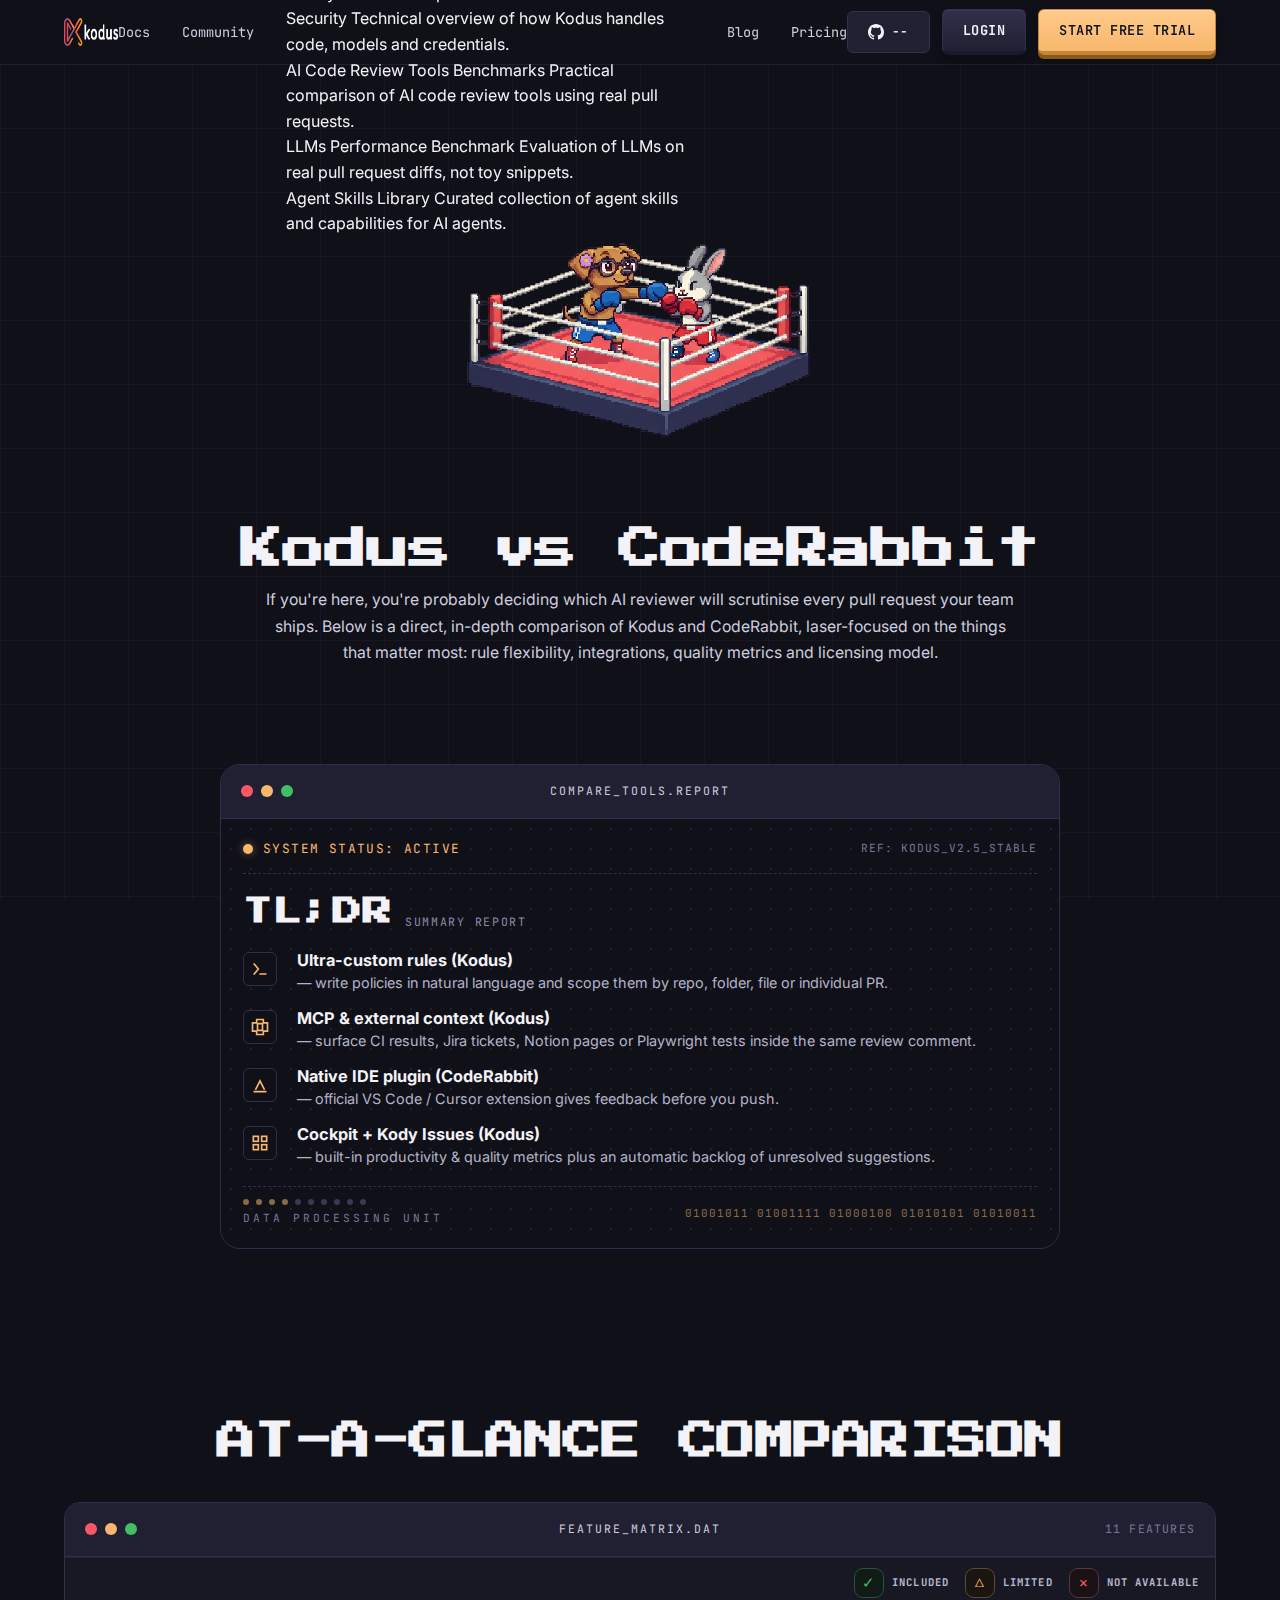
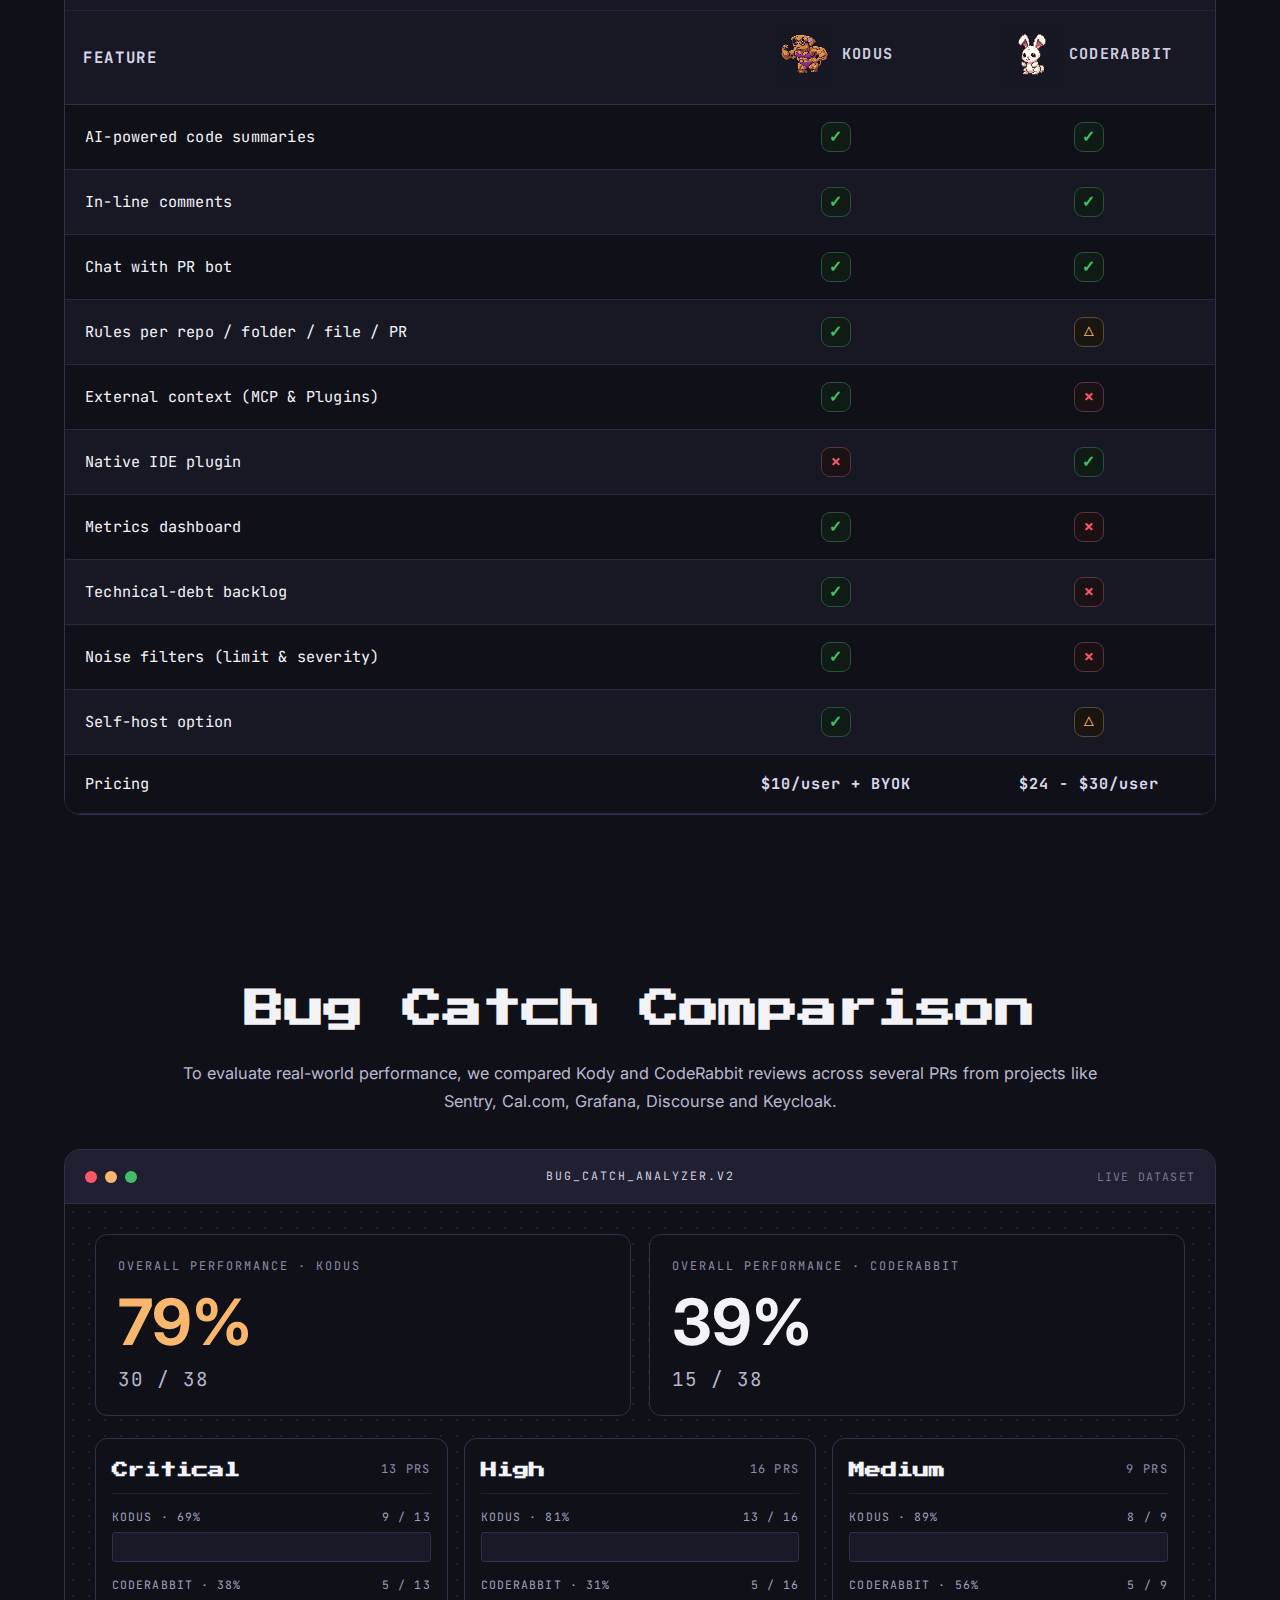
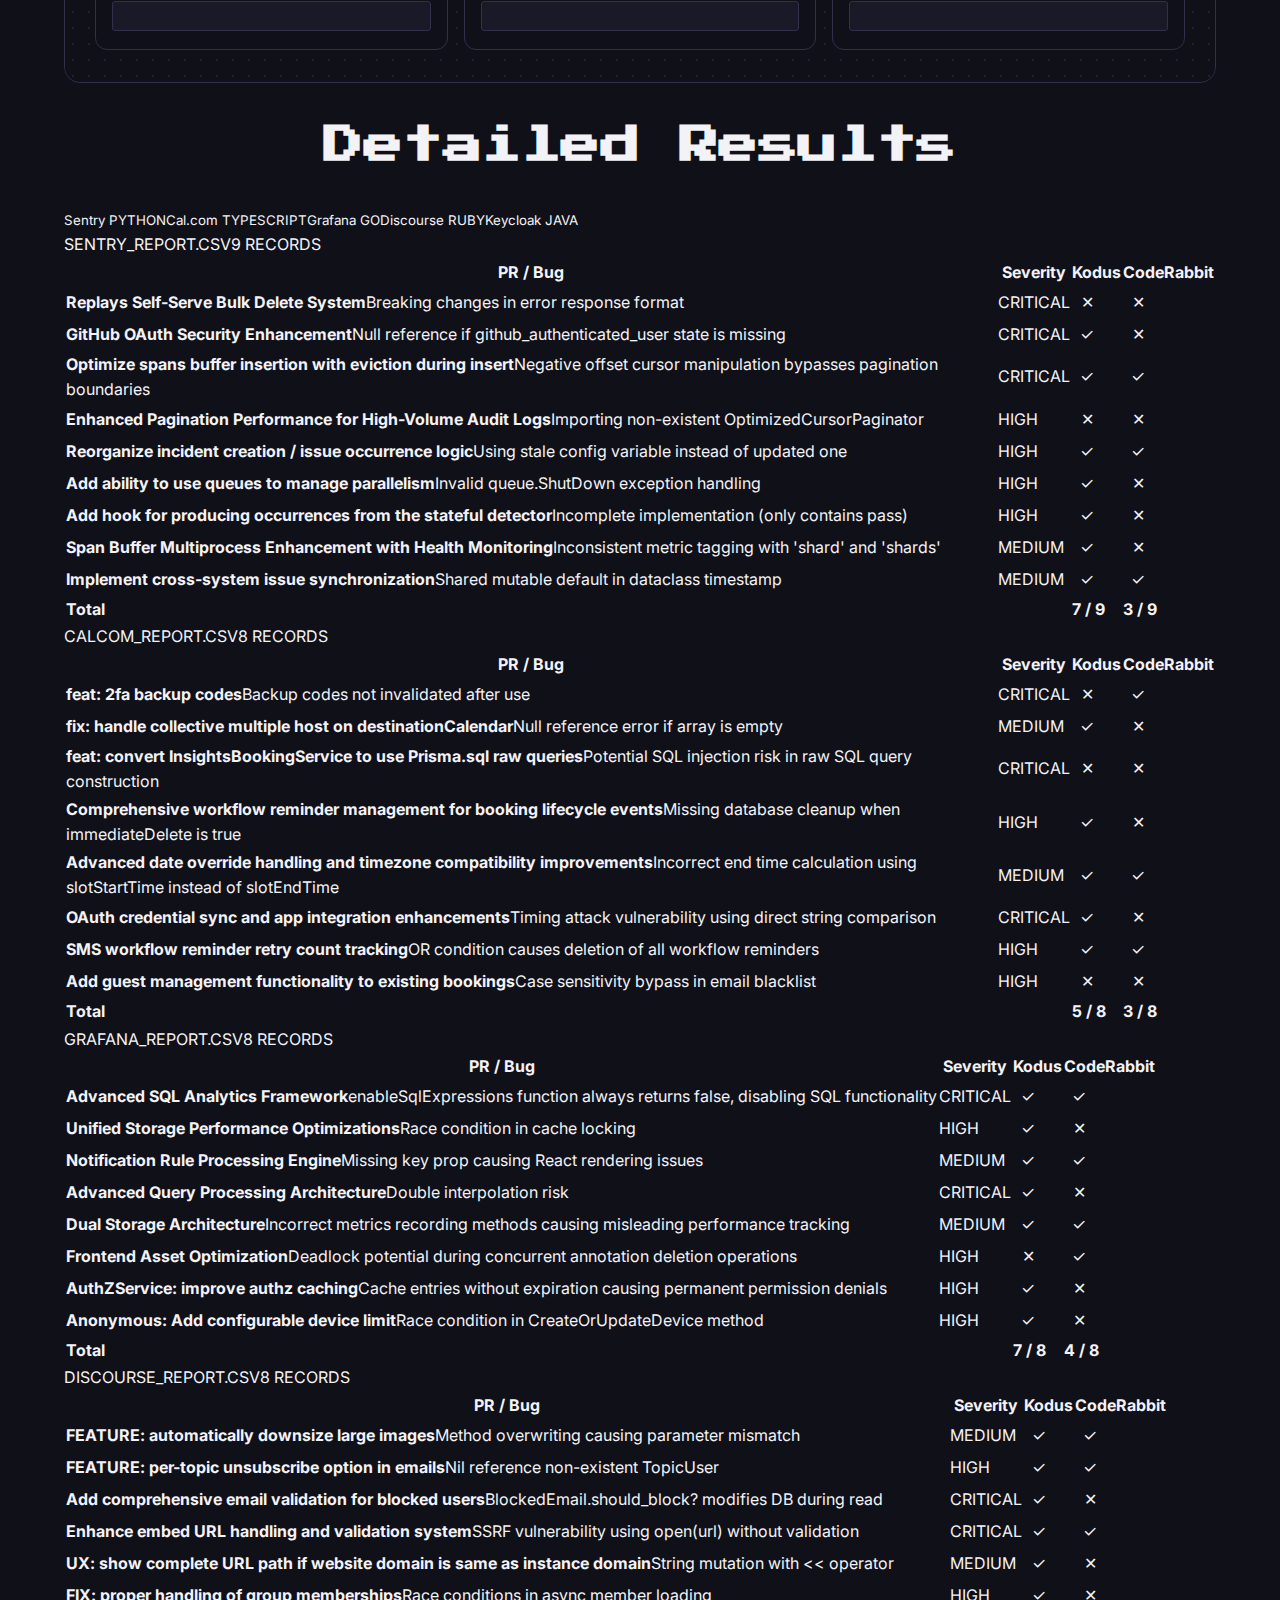
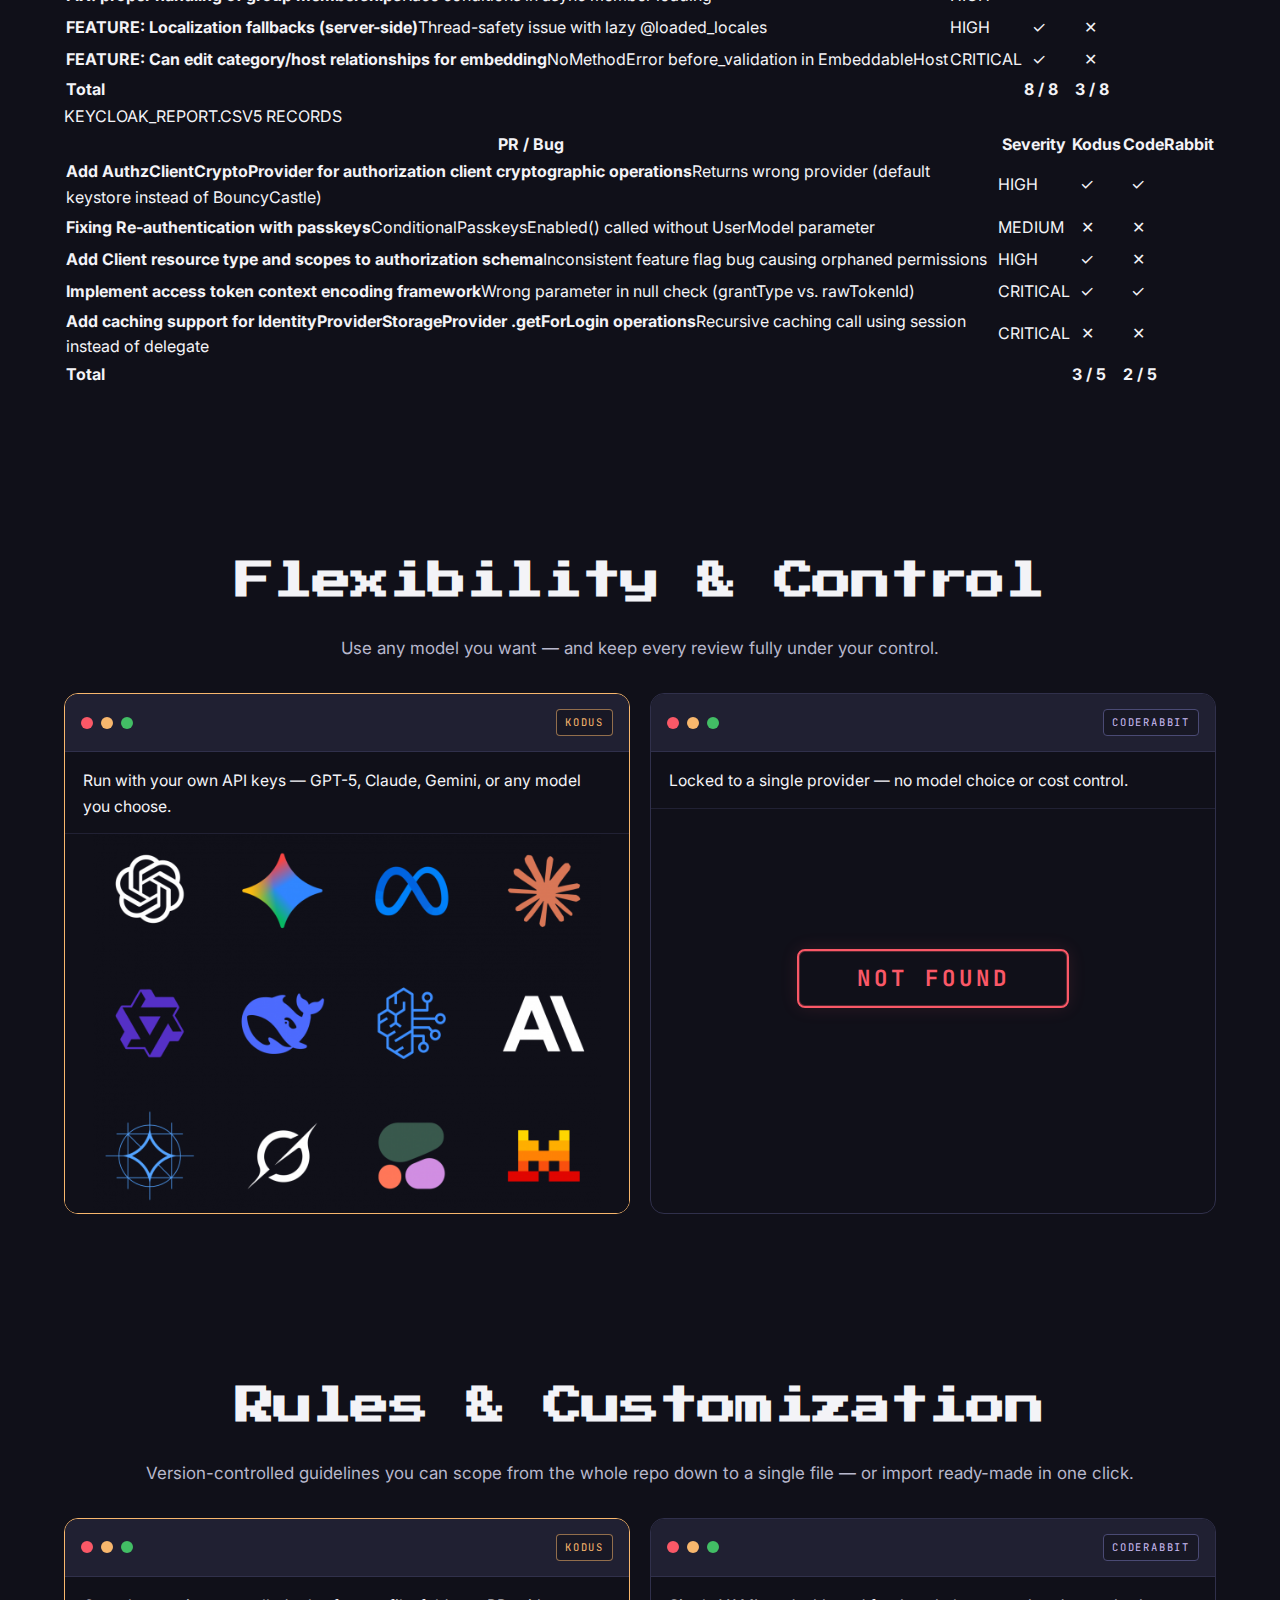
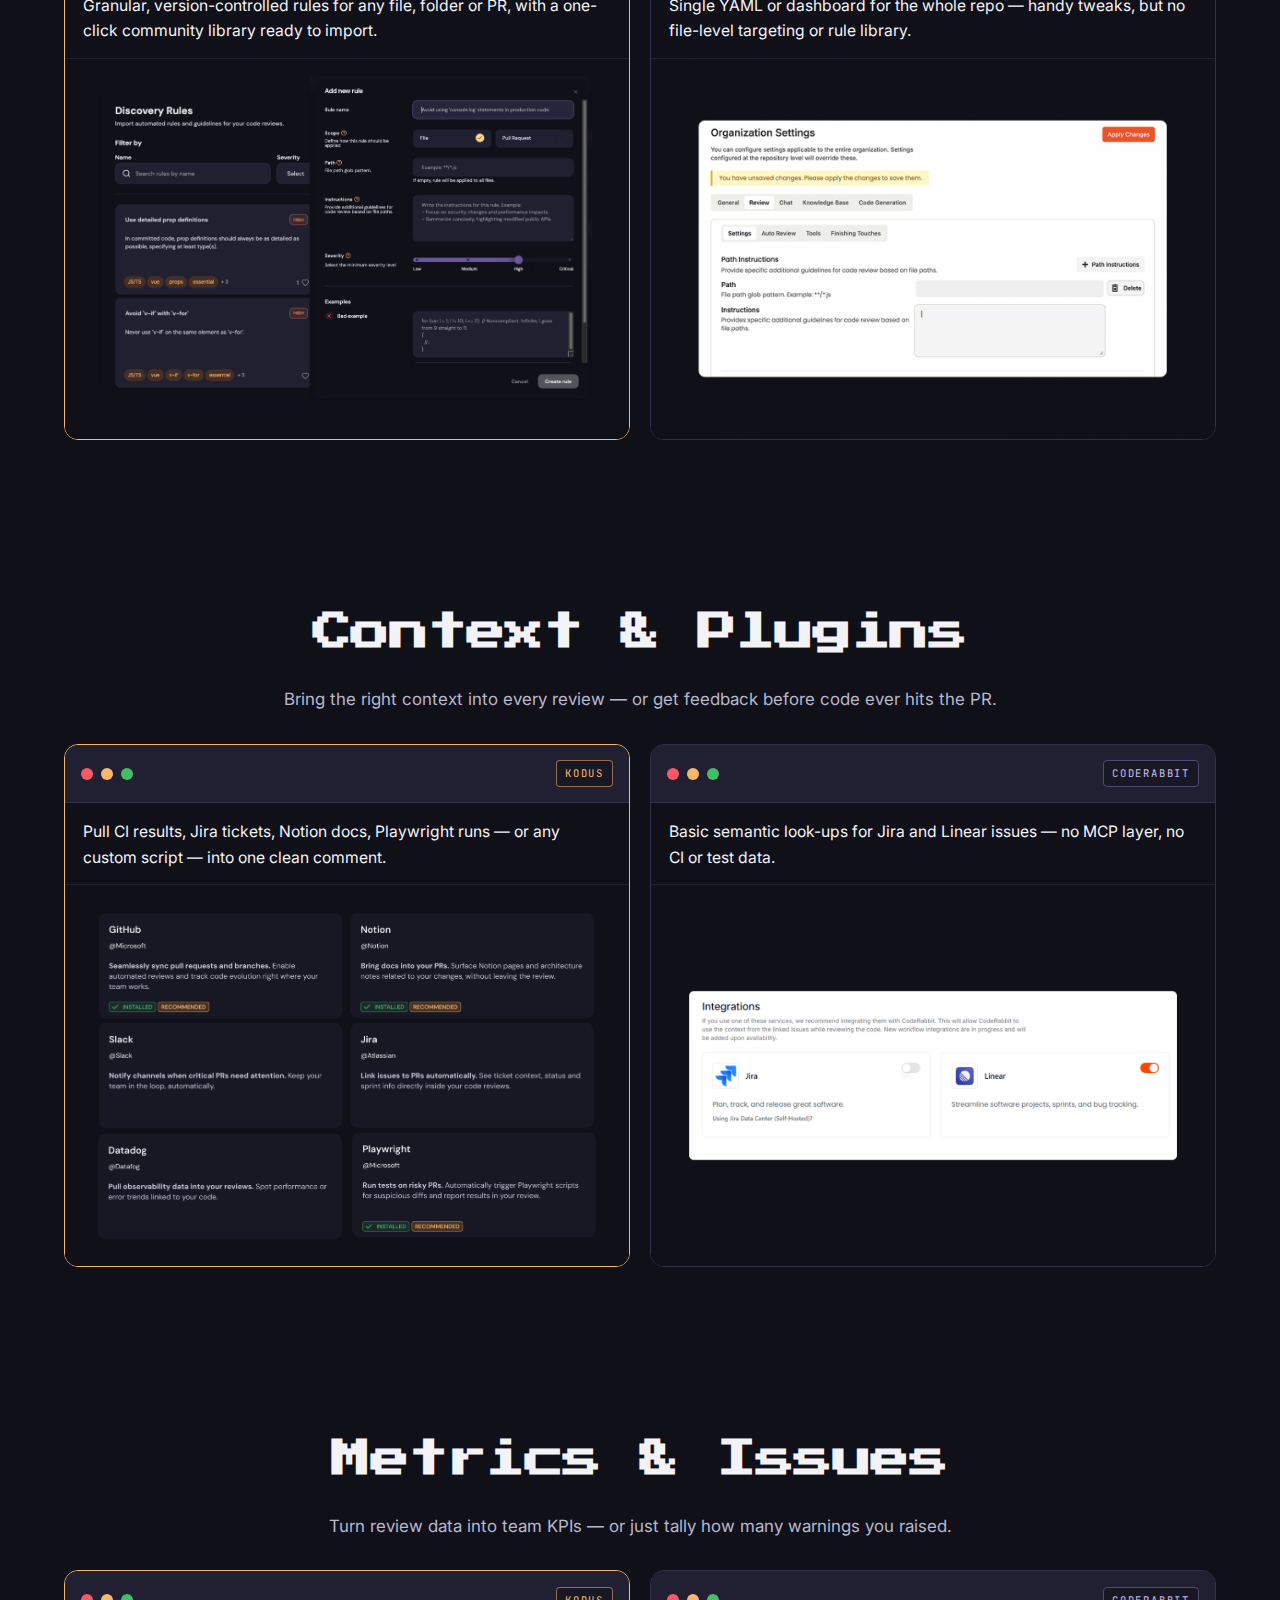
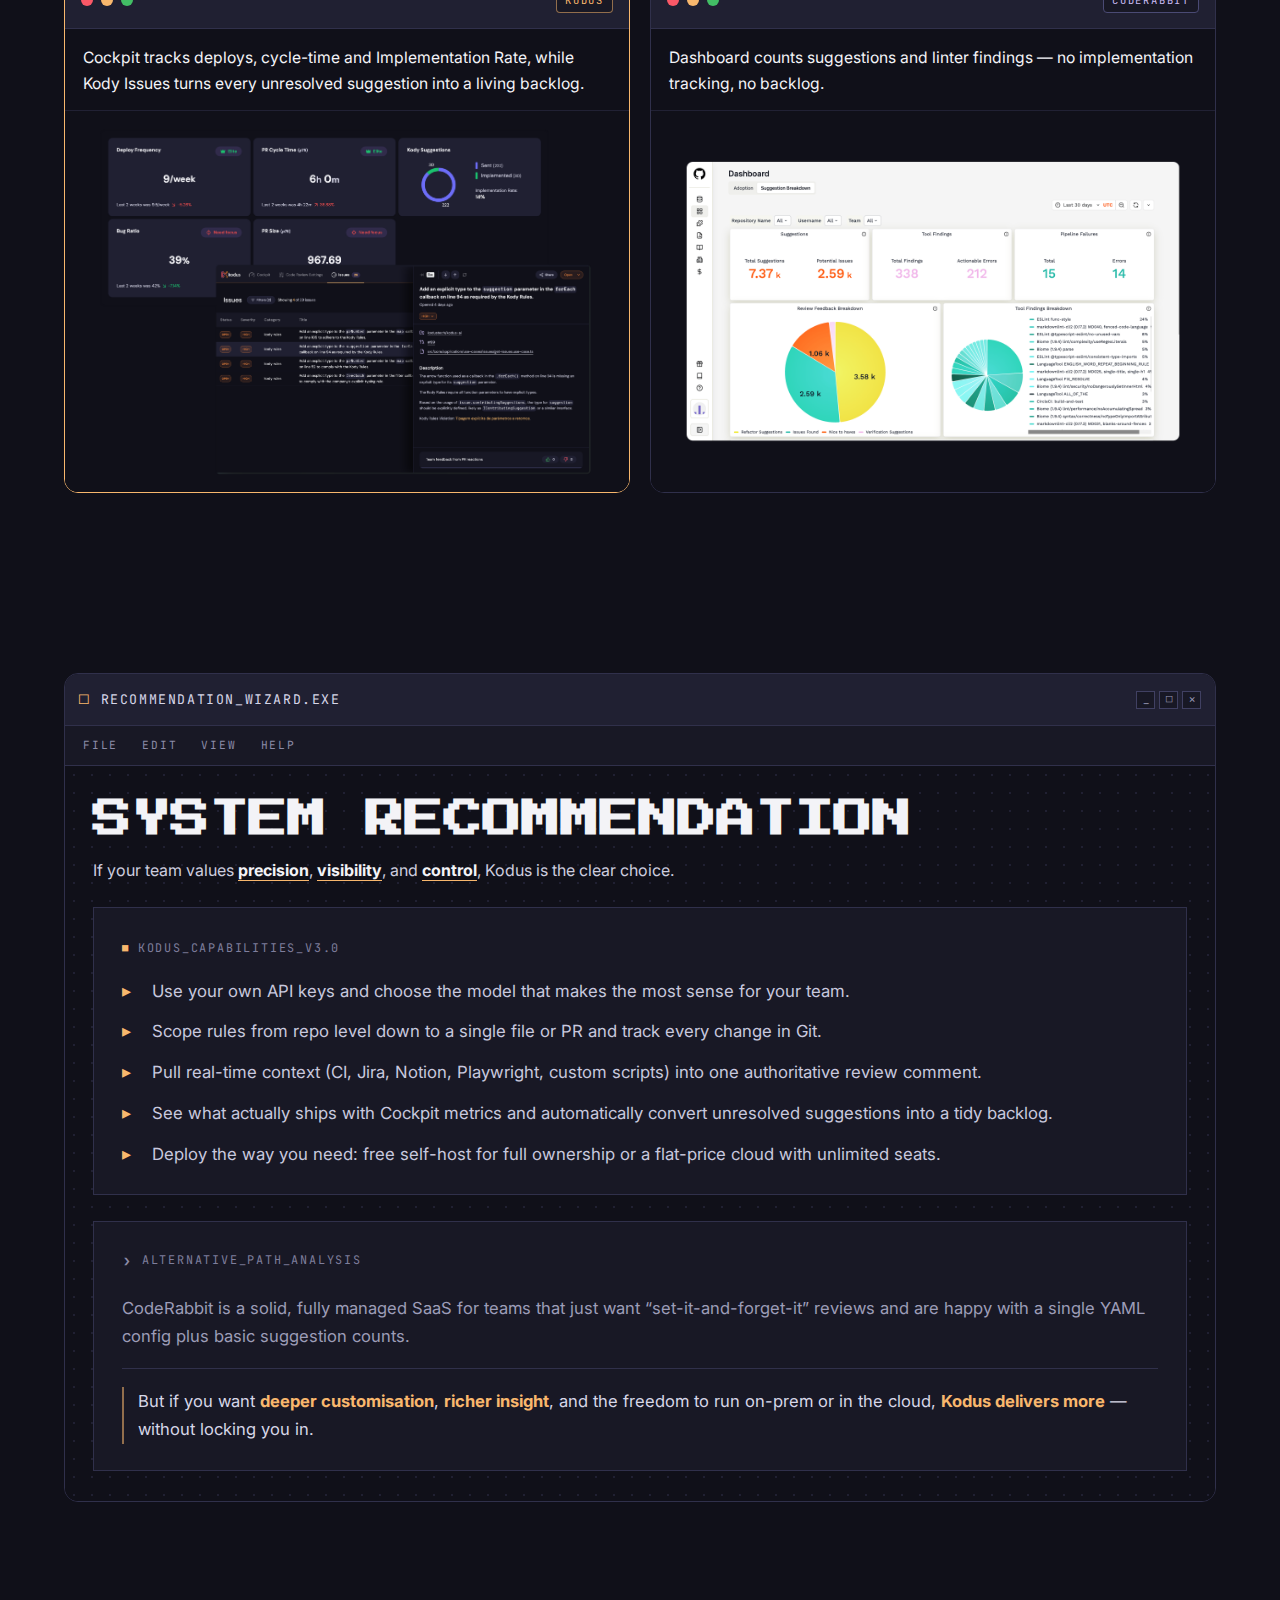
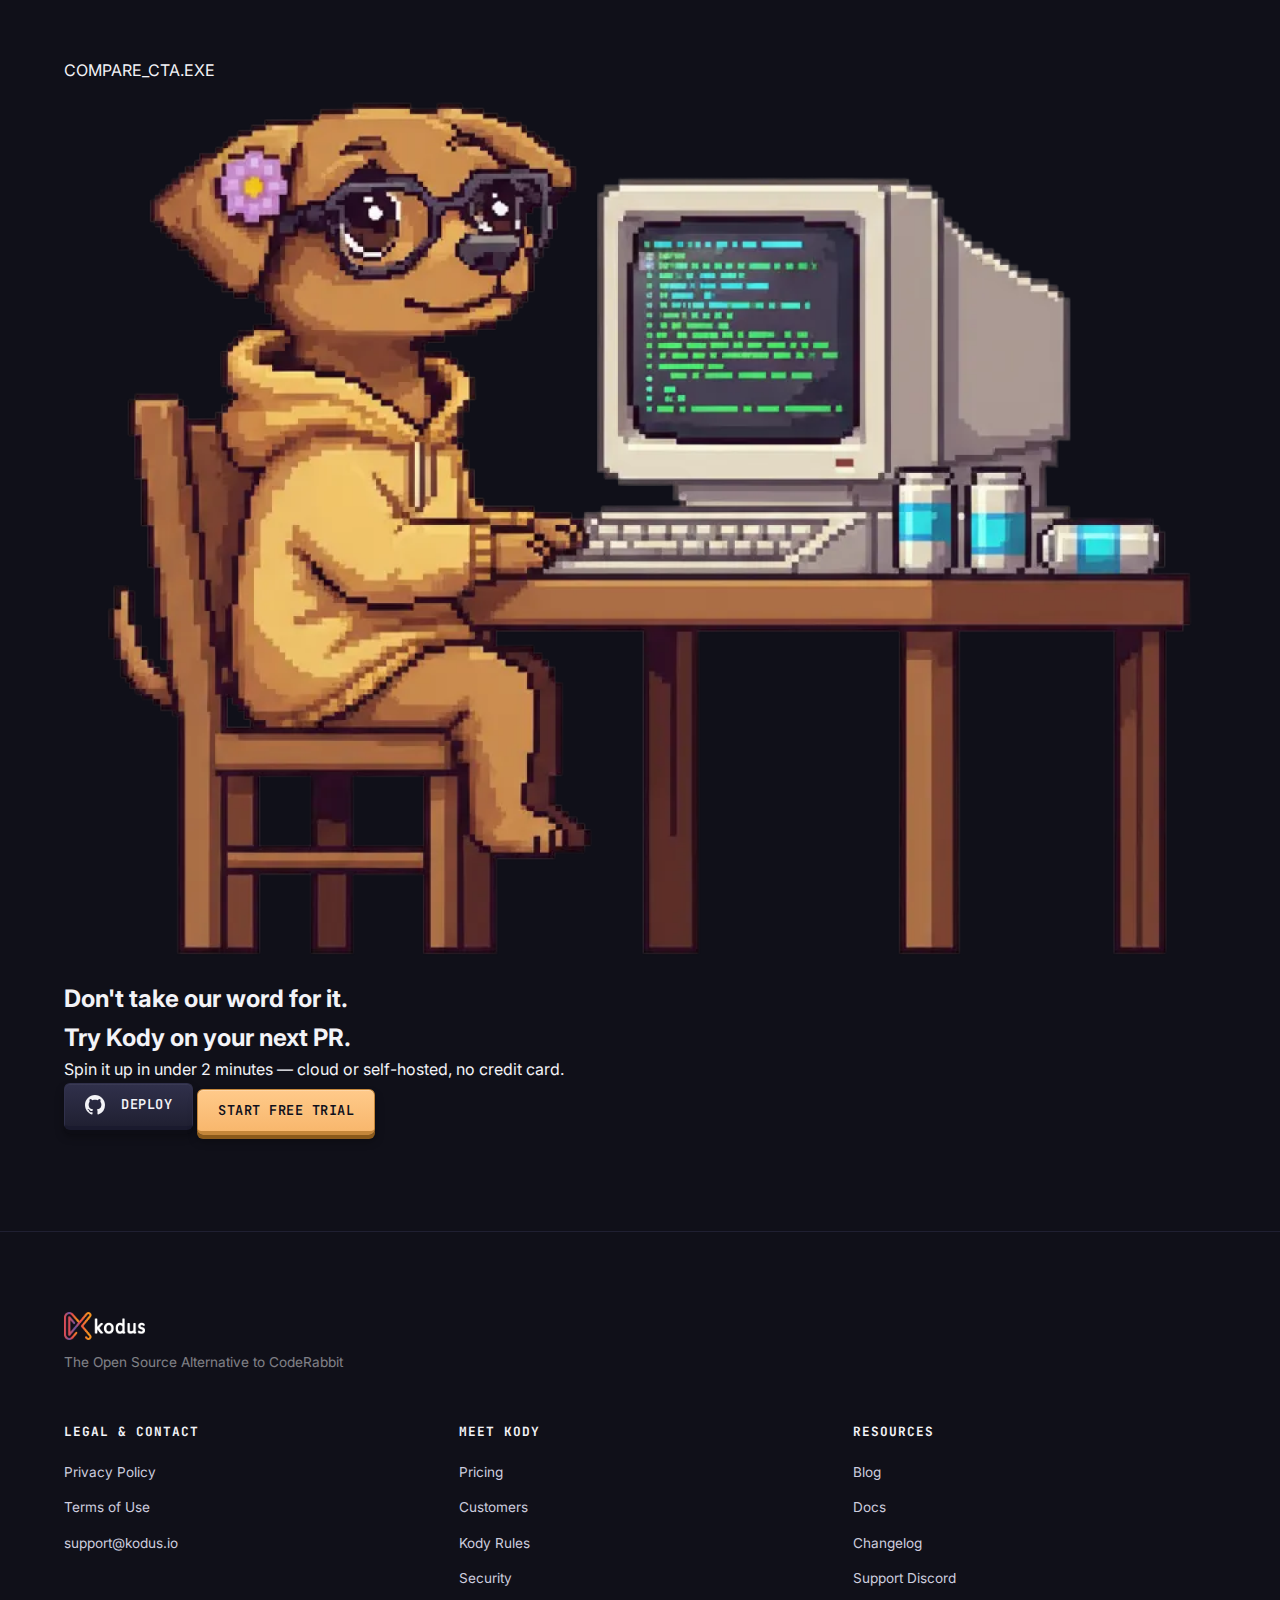
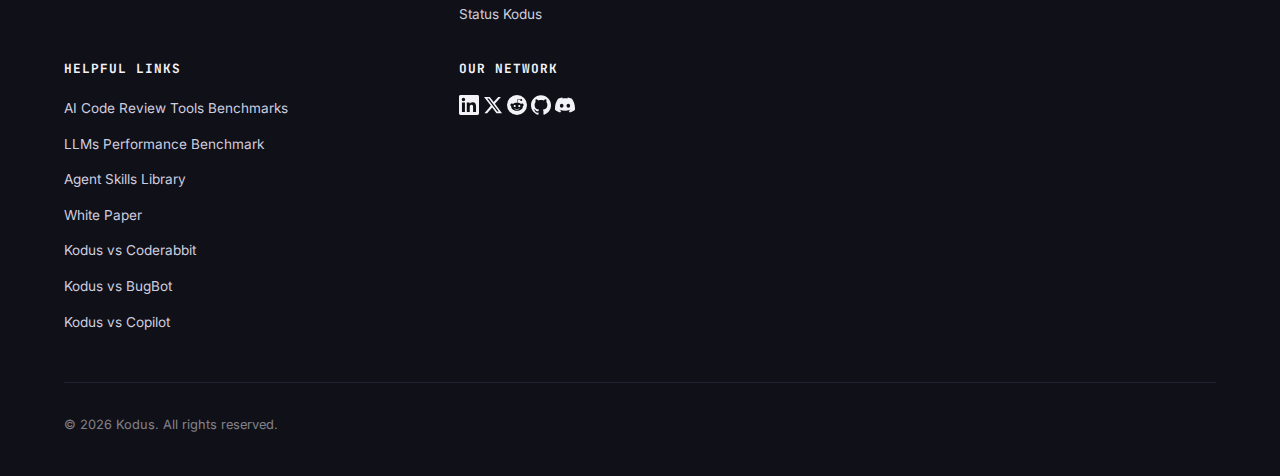
<file: kodus-vs-coderabbit.html>
<!DOCTYPE html>
<html lang="en">
<head>
  <meta charset="UTF-8">
  <meta name="viewport" content="width=device-width, initial-scale=1.0">
  <title>Kodus vs CodeRabbit — In-Depth Comparison</title>
  <meta name="description" content="Direct comparison between Kodus and CodeRabbit across flexibility, context integrations, metrics, pricing and bug-catch performance.">
  <meta name="keywords" content="Kodus vs CodeRabbit, AI code review, code review tool comparison">
  <link rel="canonical" href="https://kodus.io/en/kodus-vs-coderabbit/">
  <meta property="og:locale" content="en_US">
  <meta property="og:type" content="website">
  <meta property="og:site_name" content="Kodus">
  <meta property="og:title" content="Kodus vs CodeRabbit — In-Depth Comparison">
  <meta property="og:description" content="Compare Kodus and CodeRabbit on flexibility, integrations, metrics and bug detection on real PR datasets.">
  <meta property="og:url" content="https://kodus.io/en/kodus-vs-coderabbit/">
  <meta property="og:image" content="https://kodus.io/assets/img/kodus_dark.png">
  <meta name="twitter:card" content="summary_large_image">
  <meta name="twitter:title" content="Kodus vs CodeRabbit — In-Depth Comparison">
  <meta name="twitter:description" content="Compare Kodus and CodeRabbit on flexibility, integrations, metrics and bug detection on real PR datasets.">
  <meta name="twitter:image" content="https://kodus.io/assets/img/kodus_dark.png">
  <link rel="stylesheet" href="styles.css">

  <link rel="preconnect" href="https://fonts.googleapis.com">
  <link rel="preconnect" href="https://fonts.gstatic.com" crossorigin>
  <link href="https://fonts.googleapis.com/css2?family=JetBrains+Mono:wght@400;500;600;700;800&family=Inter:wght@400;500;600;700&family=Press+Start+2P&display=swap" rel="stylesheet">

  <style>
    body.kvc-page {
      background-color: #101019;
      background-image:
        linear-gradient(rgba(32, 32, 50, 0.45) 1px, transparent 1px),
        linear-gradient(90deg, rgba(32, 32, 50, 0.45) 1px, transparent 1px);
      background-size: 64px 64px;
      background-attachment: fixed;
    }

    body.kvc-page::before {
      display: none;
    }

    body.kvc-page main {
      padding-top: 106px;
    }

    .kvc-section {
      padding: 84px 0;
    }

    .kvc-hero {
      padding: 48px 0 34px;
      text-align: center;
    }

    .kvc-hero__layout {
      max-width: 980px;
      margin: 0 auto;
      display: flex;
      flex-direction: column;
      align-items: center;
      gap: 12px;
    }

    .kvc-hero__text {
      min-width: 0;
      max-width: 900px;
    }

    .kvc-hero .section-title {
      margin-bottom: 0;
      font-size: clamp(1.7rem, 4vw, 2.65rem);
      letter-spacing: 0;
      line-height: 1.12;
      white-space: normal;
      text-align: center;
    }

    .kvc-hero__art {
      order: -1;
      width: clamp(240px, 30vw, 360px);
      height: auto;
      object-fit: contain;
      image-rendering: pixelated;
      flex-shrink: 0;
    }

    .kvc-hero__copy {
      max-width: 760px;
      margin: 14px auto 0;
      color: var(--color-text-muted);
      font-size: 0.99rem;
      line-height: 1.65;
      text-align: center;
    }

    .kvc-label {
      font-family: var(--font-mono);
      text-transform: uppercase;
      letter-spacing: 2px;
      color: #8b8ba7;
      font-size: 0.72rem;
      margin-bottom: 18px;
      text-align: center;
    }

    .kvc-window {
      background: #181825;
      border: 1px solid #30304b;
      border-radius: 16px;
      overflow: hidden;
      box-shadow: none;
    }

    .kvc-window__bar {
      height: 54px;
      background: #202032;
      border-bottom: 1px solid #30304b;
      display: flex;
      align-items: center;
      justify-content: center;
      position: relative;
      padding: 0 20px;
    }

    .kvc-window__dots {
      position: absolute;
      left: 20px;
      top: 50%;
      transform: translateY(-50%);
      display: flex;
      gap: 8px;
    }

    .kvc-window__dot {
      width: 12px;
      height: 12px;
      border-radius: 50%;
      display: block;
    }

    .kvc-window__dot--red { background: #fa5867; }
    .kvc-window__dot--yellow { background: #f8b76d; }
    .kvc-window__dot--green { background: #42be65; }

    .kvc-window__title {
      font-family: var(--font-mono);
      text-transform: uppercase;
      letter-spacing: 2px;
      font-size: 0.72rem;
      color: #cdcddf;
    }

    .kvc-window__meta {
      position: absolute;
      right: 20px;
      top: 50%;
      transform: translateY(-50%);
      color: #767695;
      font-family: var(--font-mono);
      font-size: 0.72rem;
      letter-spacing: 1.2px;
      text-transform: uppercase;
    }

    .kvc-dotted-bg {
      background-color: #181825;
      background-image: radial-gradient(#202032 1px, transparent 1px);
      background-size: 18px 18px;
    }

    .kvc-status-line {
      display: flex;
      align-items: center;
      justify-content: space-between;
      border-bottom: 1px dashed #30304b;
      padding-bottom: 14px;
      margin-bottom: 20px;
    }

    .kvc-status-line__left {
      display: inline-flex;
      align-items: center;
      gap: 10px;
      font-family: var(--font-mono);
      text-transform: uppercase;
      letter-spacing: 1.4px;
      font-size: 0.8rem;
      color: #f8b76d;
    }

    .kvc-status-line__dot {
      width: 10px;
      height: 10px;
      border-radius: 50%;
      background: #f8b76d;
      box-shadow: 0 0 8px rgba(248, 183, 109, 0.45);
    }

    .kvc-status-line__right {
      font-family: var(--font-mono);
      color: #767695;
      text-transform: uppercase;
      font-size: 0.7rem;
      letter-spacing: 1px;
    }

    .kvc-tldr {
      padding-top: 34px;
    }

    .kvc-tldr .kvc-window {
      max-width: 840px;
      margin: 0 auto;
      border-radius: 20px;
    }

    .kvc-tldr__body {
      padding: 20px 22px;
      background-color: #101019;
      background-image: radial-gradient(#202032 1px, transparent 1px);
      background-size: 20px 20px;
    }

    .kvc-tldr__headline {
      display: flex;
      align-items: baseline;
      gap: 12px;
      margin-bottom: 18px;
    }

    .kvc-tldr__headline h2 {
      font-family: var(--font-pixel);
      font-size: clamp(1.25rem, 2.8vw, 1.85rem);
      color: #f3f3f7;
      line-height: 1.15;
    }

    .kvc-tldr__headline span {
      font-family: var(--font-mono);
      text-transform: uppercase;
      letter-spacing: 1.7px;
      font-size: 0.72rem;
      color: #8b8ba7;
    }

    .kvc-tldr__list {
      display: grid;
      gap: 14px;
      margin-bottom: 18px;
    }

    .kvc-tldr__item {
      display: grid;
      grid-template-columns: 42px 1fr;
      gap: 12px;
      align-items: start;
    }

    .kvc-tldr__icon {
      width: 34px;
      height: 34px;
      border: 1px solid #30304b;
      border-radius: 6px;
      background: #101019;
      color: #f8b76d;
      display: inline-flex;
      align-items: center;
      justify-content: center;
      transition: border-color 0.2s ease;
      margin-top: 2px;
    }

    .kvc-tldr__item h4 {
      font-size: 1.02rem;
      line-height: 1.25;
      font-weight: 700;
      margin: 0 0 2px;
      transition: color 0.2s ease;
      color: #f3f3f7;
    }

    .kvc-tldr__item p {
      color: #b4b4c9;
      font-size: 0.9rem;
      line-height: 1.5;
      margin: 0;
    }

    .kvc-tldr__item:hover h4 {
      color: #f8b76d;
    }

    .kvc-tldr__item:hover .kvc-tldr__icon {
      border-color: #f8b76d;
    }

    .kvc-tldr__footer {
      border-top: 1px dashed #30304b;
      margin-top: 8px;
      padding-top: 12px;
      display: flex;
      align-items: center;
      justify-content: space-between;
    }

    .kvc-tldr__footer-left {
      display: flex;
      flex-direction: column;
      gap: 5px;
    }

    .kvc-dots {
      display: inline-flex;
      gap: 7px;
    }

    .kvc-dots span {
      width: 6px;
      height: 6px;
      border-radius: 50%;
      background: #3a3a52;
    }

    .kvc-dots span:nth-child(-n + 4) {
      background: #8a6a45;
    }

    .kvc-tldr__footer small {
      font-family: var(--font-mono);
      text-transform: uppercase;
      letter-spacing: 3px;
      color: #767695;
      font-size: 0.7rem;
    }

    .kvc-tldr__bits {
      font-family: var(--font-mono);
      color: #8a6a45;
      letter-spacing: 1px;
      font-size: 0.68rem;
    }

    .kvc-matrix .kvc-window {
      max-width: 1320px;
      margin: 0 auto;
    }

    .kvc-matrix .section-title {
      text-align: center;
      margin-bottom: 34px;
      font-size: clamp(1.55rem, 4vw, 2.45rem);
    }

    .kvc-matrix-table {
      width: 100%;
      border-collapse: collapse;
      min-width: 760px;
      font-family: var(--font-mono);
      background: #181825;
    }

    .kvc-matrix-wrap {
      overflow-x: auto;
      -webkit-overflow-scrolling: touch;
      background: #101019;
    }

    .kvc-matrix-table thead th {
      border-bottom: 1px solid #30304b;
      color: #cdcddf;
      font-size: 0.98rem;
      text-transform: uppercase;
      letter-spacing: 1.7px;
      padding: 16px 18px;
      text-align: left;
      vertical-align: middle;
      background: #181825;
    }

    .kvc-matrix-table thead th:first-child {
      width: 56%;
      color: #d6d6e8;
    }

    .kvc-matrix-table thead th:nth-child(2),
    .kvc-matrix-table thead th:nth-child(3) {
      text-align: center;
      width: 22%;
    }

    .kvc-matrix-table tbody td {
      border-bottom: 1px solid rgba(48, 48, 75, 0.75);
      padding: 17px 20px;
      color: #f3f3f7;
      font-size: 0.95rem;
      letter-spacing: 0.2px;
      background: #101019;
    }

    .kvc-matrix-table tbody tr:nth-child(even) td {
      background: #181825;
    }

    .kvc-matrix-table tbody td:nth-child(2),
    .kvc-matrix-table tbody td:nth-child(3) {
      text-align: center;
      font-size: 0.95rem;
      text-transform: uppercase;
      letter-spacing: 1.5px;
    }

    .kvc-matrix-colhead {
      display: inline-flex;
      flex-direction: row;
      align-items: center;
      justify-content: center;
      gap: 10px;
    }

    .kvc-matrix-colhead img {
      width: 54px;
      height: 54px;
      object-fit: contain;
      image-rendering: pixelated;
    }

    .kvc-matrix-colhead span {
      font-size: 0.95rem;
      letter-spacing: 1.4px;
      text-transform: uppercase;
    }

    .kvc-status {
      display: inline-flex;
      align-items: center;
      justify-content: center;
      min-width: 0;
      border-radius: 0;
      border: none;
      padding: 0;
      font-weight: 700;
      letter-spacing: 0;
      background: transparent;
      color: #c8c8dd;
      gap: 0;
      font-size: 0.92rem;
      text-transform: none;
      line-height: 1.2;
    }

    .kvc-status--ok { color: #d8d8eb; }
    .kvc-status--lim { color: #d8d8eb; }
    .kvc-status--no { color: #d8d8eb; }

    .kvc-status em {
      font-style: normal;
      opacity: 0.85;
      font-size: 0.84em;
    }

    .kvc-status__glyph {
      font-size: 1rem;
      width: 30px;
      height: 30px;
      border: 1px solid #30304b;
      border-radius: 9px;
      background: #101019;
      display: inline-flex;
      align-items: center;
      justify-content: center;
      flex-shrink: 0;
      transition: border-color 0.2s ease;
      box-shadow: none;
    }

    .kvc-status--ok .kvc-status__glyph {
      color: #42be65;
      border-color: #2a5040;
      background: #101b16;
    }

    .kvc-status--lim .kvc-status__glyph {
      color: #f8b76d;
      border-color: #5a4a35;
      background: #1a1510;
    }

    .kvc-status--no .kvc-status__glyph {
      color: #fa5867;
      border-color: #5a3440;
      background: #1a1115;
    }

    .kvc-status__text {
      display: none;
    }

    .kvc-price-value {
      font-family: var(--font-mono);
      font-size: 0.95rem;
      color: #d8d8eb;
      letter-spacing: 1px;
      text-transform: none;
      font-weight: 700;
    }

    .kvc-matrix-legend {
      display: flex;
      justify-content: flex-end;
      gap: 16px;
      padding: 10px 16px 12px;
      background: #181825;
      border-top: 1px solid rgba(48, 48, 75, 0.55);
      border-bottom: 1px solid rgba(48, 48, 75, 0.55);
      flex-wrap: wrap;
    }

    .kvc-legend-chip {
      display: inline-flex;
      align-items: center;
      gap: 8px;
      color: #9e9ebb;
      font-family: var(--font-mono);
      font-size: 0.66rem;
      letter-spacing: 1.1px;
      text-transform: uppercase;
      white-space: nowrap;
    }

    .kvc-legend-chip strong {
      color: #b8b8cf;
      font-weight: 700;
    }

    .kvc-legend-chip .kvc-status__glyph {
      width: 30px;
      height: 30px;
      border-radius: 9px;
      font-size: 0.92rem;
    }

    .kvc-legend-chip--ok .kvc-status__glyph {
      color: #42be65;
      border-color: #2a5040;
      background: #101b16;
    }

    .kvc-legend-chip--lim .kvc-status__glyph {
      color: #f8b76d;
      border-color: #5a4a35;
      background: #1a1510;
    }

    .kvc-legend-chip--no .kvc-status__glyph {
      color: #fa5867;
      border-color: #5a3440;
      background: #1a1115;
    }

    .kvc-matrix-table tbody tr:hover td {
      background: #202032;
    }

    .kvc-bug-analyzer .kvc-window {
      max-width: 1320px;
      margin: 0 auto;
    }

    .kvc-bug-analyzer .section-title {
      margin-bottom: 24px;
    }

    .kvc-bug-analyzer {
      padding-bottom: 18px;
    }

    .kvc-bug-analyzer__sub {
      text-align: center;
      color: #b8b8cd;
      max-width: 920px;
      margin: 0 auto 34px;
      font-size: 1.02rem;
      line-height: 1.72;
    }

    .kvc-bug-body {
      padding: 30px 30px 32px;
      background-color: #101019;
      background-image: radial-gradient(#202032 1px, transparent 1px);
      background-size: 16px 16px;
    }

    .kvc-overall-grid {
      display: grid;
      grid-template-columns: repeat(2, minmax(0, 1fr));
      gap: 18px;
      margin-bottom: 22px;
    }

    .kvc-overall-card {
      border: 1px solid #30304b;
      border-radius: 12px;
      padding: 22px 22px 20px;
      background: #101019;
    }

    .kvc-overall-card__label {
      font-family: var(--font-mono);
      font-size: 0.74rem;
      letter-spacing: 2px;
      text-transform: uppercase;
      color: #8b8ba7;
      margin-bottom: 14px;
    }

    .kvc-overall-card__value {
      font-family: var(--font-sans);
      font-size: clamp(2.2rem, 6vw, 4rem);
      font-weight: 700;
      line-height: 1;
      margin: 0 0 10px;
      color: #f3f3f7;
    }

    .kvc-overall-card--kodus .kvc-overall-card__value {
      color: #f8b76d;
    }

    .kvc-overall-card__meta {
      font-family: var(--font-mono);
      font-size: 1.2rem;
      letter-spacing: 1px;
      color: #b6b6cc;
    }

    .kvc-severity-grid {
      display: grid;
      grid-template-columns: repeat(3, minmax(0, 1fr));
      gap: 16px;
    }

    .kvc-sev-card {
      background: #101019;
      border: 1px solid #30304b;
      border-radius: 12px;
      padding: 18px 16px;
    }

    .kvc-sev-card__head {
      display: flex;
      justify-content: space-between;
      align-items: center;
      margin-bottom: 14px;
      border-bottom: 1px solid rgba(48, 48, 75, 0.5);
      padding-bottom: 10px;
    }

    .kvc-sev-card__head h4 {
      font-family: var(--font-pixel);
      font-size: 1.02rem;
      color: #f3f3f7;
      letter-spacing: 0;
    }

    .kvc-sev-card__head span {
      font-family: var(--font-mono);
      color: #8b8ba7;
      text-transform: uppercase;
      font-size: 0.75rem;
      letter-spacing: 1.3px;
    }

    .kvc-sev-row {
      margin-bottom: 14px;
    }

    .kvc-sev-row:last-child {
      margin-bottom: 0;
    }

    .kvc-sev-row__meta {
      display: flex;
      justify-content: space-between;
      align-items: center;
      margin-bottom: 6px;
      font-family: var(--font-mono);
      text-transform: uppercase;
      letter-spacing: 1.1px;
      font-size: 0.72rem;
      color: #9f9fba;
    }

    .kvc-sev-row__track {
      height: 30px;
      background: rgba(32, 32, 50, 0.6);
      border: 1px solid #30304b;
      border-radius: 3px;
      overflow: hidden;
      position: relative;
    }

    .kvc-sev-row__fill {
      width: 0;
      height: 100%;
      display: block;
      transition: width 1.2s cubic-bezier(0.2, 0.65, 0.22, 1);
      border-radius: 2px;
    }

    .kvc-sev-row__fill--kodus {
      background: linear-gradient(90deg, rgba(248, 183, 109, 0.25) 0%, #f8b76d 100%);
      box-shadow: 0 0 10px rgba(248, 183, 109, 0.16);
    }

    .kvc-sev-row__fill--coderabbit {
      background: linear-gradient(90deg, rgba(48, 48, 75, 0.5) 0%, #30304b 100%);
    }

    .kvc-sev-foot {
      margin-top: 13px;
      border: 1px solid #30304b;
      border-radius: 6px;
      padding: 5px 8px;
      font-family: var(--font-mono);
      font-size: 0.68rem;
      text-transform: uppercase;
      letter-spacing: 1px;
      display: inline-flex;
      color: #8f8fac;
      background: #101019;
    }

    .kvc-sev-foot--win {
      border-color: rgba(248, 183, 109, 0.6);
      color: #f8b76d;
    }

    .kvc-bug-compare {
      padding-top: 18px;
    }

    .kvc-bug-compare .section-title {
      margin-bottom: 36px;
    }

    .kvc-bug-compare .bench__tabs,
    .kvc-bug-compare .bench__tab-panel,
    .kvc-bug-compare .bench__table-frame {
      max-width: 1240px;
      margin-left: auto;
      margin-right: auto;
    }

    .kvc-bug-compare .bench__tabs {
      margin-bottom: 0;
    }

    .kvc-bug-compare .bench__tab-panel .bench__table-frame {
      border-top: none;
      border-radius: 0 0 12px 12px;
    }

    .kvc-bug-compare .bench__table {
      min-width: 960px;
    }

    .kvc-bug-compare .bench__th-issue {
      min-width: 460px;
    }

    .kvc-bug-compare .bench__td-check {
      font-size: 1rem;
    }

    .kvc-bug-compare .bench__td-link {
      width: 30px;
      height: 30px;
      display: inline-flex;
      align-items: center;
      justify-content: center;
      border-radius: 7px;
      background: transparent;
      border: 1px solid transparent;
      transition: border-color 0.16s ease, background-color 0.16s ease, transform 0.16s ease, box-shadow 0.16s ease;
      cursor: pointer;
      text-decoration: none;
    }

    .kvc-bug-compare .bench__td-link:hover,
    .kvc-bug-compare .bench__td-link:focus-visible {
      border-color: #30304b;
      background: rgba(32, 32, 50, 0.5);
      box-shadow: inset 0 0 0 1px rgba(248, 183, 109, 0.18);
      transform: translateY(-1px);
      outline: none;
      text-decoration: none;
    }

    .kvc-bug-compare .bench__td-link:hover .bench__hit,
    .kvc-bug-compare .bench__td-link:focus-visible .bench__hit,
    .kvc-bug-compare .bench__td-link:hover .bench__miss,
    .kvc-bug-compare .bench__td-link:focus-visible .bench__miss {
      text-shadow: 0 0 8px currentColor;
    }

    .kvc-pair-section .section-title {
      margin-bottom: 26px;
      font-size: clamp(1.55rem, 4vw, 2.45rem);
    }

    .kvc-pair-section__sub {
      text-align: center;
      color: #b8b8cd;
      max-width: 920px;
      margin: 0 auto 30px;
      font-size: 1.06rem;
      line-height: 1.7;
    }

    .kvc-pair-section__sub--wide {
      max-width: 1180px;
      text-wrap: pretty;
    }

    .kvc-pair-grid {
      max-width: 1320px;
      margin: 0 auto;
      display: grid;
      grid-template-columns: repeat(2, minmax(0, 1fr));
      gap: 20px;
    }

    .kvc-pair-card {
      background: #101019;
      border: 1px solid #30304b;
      border-radius: 14px;
      overflow: hidden;
      position: relative;
    }

    .kvc-pair-card--kodus {
      border-color: #f8b76d;
      box-shadow: inset 0 0 0 1px rgba(248, 183, 109, 0.16);
    }

    .kvc-pair-card__bar {
      height: 58px;
      border-bottom: 1px solid #30304b;
      background: #202032;
      display: flex;
      align-items: center;
      justify-content: space-between;
      padding: 0 16px;
    }

    .kvc-pair-card__bar .kvc-window__dots {
      position: static;
      transform: none;
    }

    .kvc-pair-card__tag {
      border: 1px solid #30304b;
      background: #181825;
      color: #c7c7dc;
      text-transform: uppercase;
      letter-spacing: 1.8px;
      font-family: var(--font-mono);
      font-size: 0.66rem;
      border-radius: 4px;
      padding: 4px 8px;
    }

    .kvc-pair-card--kodus .kvc-pair-card__tag {
      border-color: rgba(248, 183, 109, 0.55);
      color: #f8b76d;
    }

    .kvc-pair-card--coderabbit .kvc-pair-card__tag {
      border-color: #4a4a74;
      color: #c9bbf2;
    }

    .kvc-pair-card__body {
      padding: 0;
      background: #101019;
    }

    .kvc-pair-card__copy {
      color: #f3f3f7;
      font-size: 0.98rem;
      line-height: 1.62;
      margin: 0;
      min-height: 0;
      padding: 16px 18px 14px;
      border-bottom: 1px solid rgba(48, 48, 75, 0.55);
      background: #101019;
    }

    .kvc-pair-card__copy strong {
      color: #f8b76d;
      font-weight: 700;
    }

    .kvc-pair-card__media {
      margin: 0;
      background: #101019;
      border: none;
      border-radius: 0;
      overflow: hidden;
      min-height: 340px;
      padding: 0;
      display: flex;
      align-items: center;
      justify-content: center;
      position: relative;
    }

    .kvc-pair-card__media::before {
      display: none;
    }

    .kvc-pair-card__media::after {
      display: none;
    }

    .kvc-pair-card__media img {
      width: 90%;
      height: auto;
      max-height: 100%;
      display: block;
      object-fit: contain;
      position: relative;
      z-index: 1;
      border: none;
      border-radius: 0;
      background: transparent;
      filter: none;
      image-rendering: auto;
      margin: 0 auto;
    }

    .kvc-pair-card__media--notfound {
      display: flex;
      align-items: center;
      justify-content: center;
      padding: 20px 14px;
    }

    .kvc-notfound-pill {
      display: inline-flex;
      align-items: center;
      justify-content: center;
      align-self: center;
      padding: 16px 26px;
      min-width: 272px;
      border: 2px solid #fa5867;
      border-radius: 8px;
      background: #101019;
      color: #fa5867;
      font-family: var(--font-mono);
      text-transform: uppercase;
      letter-spacing: 4px;
      font-size: clamp(1.05rem, 2vw, 1.4rem);
      font-weight: 700;
      line-height: 1;
      box-shadow: inset 0 0 0 1px rgba(250, 88, 103, 0.3), 0 0 18px rgba(250, 88, 103, 0.12);
      animation: kvc-notfound-blink 1.1s steps(2, end) infinite, kvc-notfound-pulse 1.8s ease-in-out infinite;
    }

    @keyframes kvc-notfound-blink {
      0%, 49% { opacity: 1; }
      50%, 100% { opacity: 0.42; }
    }

    @keyframes kvc-notfound-pulse {
      0%, 100% { transform: scale(1); }
      50% { transform: scale(1.04); }
    }

    .kvc-reco {
      padding-top: 96px;
    }

    body.kvc-page .roi-cta {
      padding-top: 72px;
      padding-bottom: 96px;
    }

    .kvc-reco-window {
      max-width: 1180px;
      margin: 0 auto;
      border: 1px solid #30304b;
      border-radius: 14px;
      overflow: hidden;
      background: #101019;
    }

    .kvc-reco-top {
      height: 52px;
      background: #202032;
      border-bottom: 1px solid #30304b;
      padding: 0 14px;
      display: flex;
      align-items: center;
      justify-content: space-between;
    }

    .kvc-reco-top__left {
      display: flex;
      align-items: center;
      gap: 10px;
      font-family: var(--font-mono);
      text-transform: uppercase;
      letter-spacing: 1.6px;
      font-size: 0.83rem;
      color: #d6d6e8;
    }

    .kvc-reco-top__left span:first-child {
      color: #f8b76d;
      font-size: 1rem;
    }

    .kvc-reco-top__ctrls {
      display: flex;
      gap: 4px;
    }

    .kvc-reco-top__ctrls span {
      width: 19px;
      height: 18px;
      border: 1px solid #404062;
      display: inline-flex;
      align-items: center;
      justify-content: center;
      font-family: var(--font-mono);
      font-size: 0.66rem;
      color: #9d9dba;
      line-height: 1;
      background: #181825;
    }

    .kvc-reco-menu {
      height: 40px;
      border-bottom: 1px solid #30304b;
      padding: 0 18px;
      display: flex;
      align-items: center;
      gap: 24px;
      font-family: var(--font-mono);
      text-transform: uppercase;
      letter-spacing: 1.8px;
      color: #8b8ba7;
      font-size: 0.7rem;
      background: #181825;
    }

    .kvc-reco-body {
      padding: 30px 28px 30px;
      background-color: #101019;
      background-image: radial-gradient(#202032 1px, transparent 1px);
      background-size: 18px 18px;
    }

    .kvc-reco-headline {
      display: block;
      margin-bottom: 16px;
    }

    .kvc-reco-headline h2 {
      font-family: var(--font-pixel);
      font-size: clamp(1.45rem, 3.2vw, 2.45rem);
      line-height: 1.2;
      margin: 0;
      color: #f3f3f7;
    }

    .kvc-reco-intro {
      font-size: clamp(0.92rem, 1.25vw, 1.12rem);
      line-height: 1.48;
      margin-bottom: 24px;
      color: #cdcddf;
      max-width: 920px;
    }

    .kvc-reco-intro strong {
      color: #f3f3f7;
      text-decoration: underline;
      text-decoration-color: #f8b76d;
      text-underline-offset: 4px;
    }

    .kvc-reco-panel,
    .kvc-reco-alt {
      border: 1px solid #30304b;
      background: #181825;
      padding: 26px 28px;
    }

    .kvc-reco-panel {
      margin-bottom: 26px;
    }

    .kvc-reco-panel__label,
    .kvc-reco-alt__label {
      display: inline-flex;
      align-items: center;
      gap: 8px;
      margin-bottom: 20px;
      font-family: var(--font-mono);
      text-transform: uppercase;
      letter-spacing: 1.8px;
      color: #7e7e9c;
      font-size: 0.74rem;
    }

    .kvc-reco-panel__label::before {
      content: "■";
      color: #f8b76d;
      font-size: 0.65rem;
    }

    .kvc-reco-list {
      display: grid;
      gap: 14px;
    }

    .kvc-reco-list li {
      position: relative;
      padding-left: 30px;
      color: #c8c8de;
      font-size: 1.05rem;
      line-height: 1.6;
    }

    .kvc-reco-list li::before {
      content: "▸";
      position: absolute;
      left: 0;
      top: 0;
      color: #f8b76d;
      font-size: 1.05em;
      line-height: 1.45;
    }

    .kvc-reco-alt__label::before {
      content: "›";
      color: #8b8ba7;
      font-weight: 700;
      font-size: 1rem;
    }

    .kvc-reco-alt p {
      color: #9d9db8;
      font-size: 1.04rem;
      line-height: 1.7;
      margin: 0;
    }

    .kvc-reco-alt p.kvc-reco-alt__emphasis {
      color: #d7d7e8;
      border-left: 2px solid rgba(248, 183, 109, 0.55);
      padding-left: 14px;
      border-radius: 0 6px 6px 0;
      background: transparent;
      margin-top: 2px;
    }

    .kvc-reco-alt p.kvc-reco-alt__emphasis strong {
      color: #f8b76d;
      font-weight: 700;
    }

    .kvc-reco-alt hr {
      border: 0;
      border-top: 1px solid #30304b;
      margin: 18px 0;
    }

    .kvc-reco-alt strong {
      color: #f8b76d;
    }

    .kvc-sep-tight {
      padding-top: 64px;
    }

    @media (max-width: 1120px) {
      .kvc-severity-grid {
        grid-template-columns: 1fr;
      }

      .kvc-pair-grid {
        grid-template-columns: 1fr;
      }

      .kvc-overall-grid {
        grid-template-columns: 1fr;
      }

      .kvc-status-line {
        flex-direction: column;
        gap: 10px;
        align-items: flex-start;
      }

      .kvc-status-line__right {
        padding-left: 20px;
      }

      .kvc-reco-headline {
        margin-bottom: 14px;
      }
    }

    @media (max-width: 768px) {
      .kvc-section {
        padding: 68px 0;
      }

      .kvc-hero {
        padding-top: 36px;
      }

      .kvc-hero__layout {
        gap: 10px;
      }

      .kvc-hero__art {
        width: min(72vw, 270px);
      }

      .kvc-hero .section-title {
        white-space: normal;
        font-size: clamp(1.6rem, 8vw, 2.2rem);
        line-height: 1.25;
        text-align: center;
      }

      .kvc-hero__copy {
        font-size: 1rem;
        text-align: center;
        margin: 10px auto 0;
      }

      .kvc-tldr__body,
      .kvc-bug-body,
      .kvc-reco-body {
        padding: 20px 16px 20px;
      }

      .kvc-tldr__headline {
        flex-direction: column;
        gap: 10px;
      }

      .kvc-tldr__headline span {
        font-size: 0.66rem;
        letter-spacing: 1.4px;
      }

      .kvc-tldr__item {
        grid-template-columns: 1fr;
        gap: 8px;
      }

      .kvc-tldr__icon {
        width: 32px;
        height: 32px;
      }

      .kvc-tldr__item h4 {
        font-size: 1rem;
      }

      .kvc-tldr__item p {
        font-size: 0.88rem;
      }

      .kvc-tldr__footer {
        flex-direction: column;
        align-items: flex-start;
        gap: 10px;
      }

      .kvc-matrix-table thead th,
      .kvc-matrix-table tbody td {
        font-size: 0.86rem;
        padding: 13px 12px;
      }

      .kvc-matrix-colhead img {
        width: 42px;
        height: 42px;
      }

      .kvc-matrix-colhead {
        flex-direction: column;
        gap: 6px;
      }

      .kvc-status {
        min-width: 0;
        font-size: 0.72rem;
        padding: 0;
      }

      .kvc-overall-card__meta {
        font-size: 1rem;
      }

      .kvc-sev-card__head h4 {
        font-size: 0.86rem;
      }

      .kvc-pair-card__copy {
        font-size: 0.92rem;
        padding: 14px 14px 12px;
      }

      .kvc-pair-card__media {
        min-height: 250px;
        padding: 0;
      }

      .kvc-pair-card__media--notfound {
        justify-content: center;
        padding: 10px;
      }

      .kvc-notfound-pill {
        min-width: 220px;
        padding: 14px 18px;
        font-size: 0.98rem;
        letter-spacing: 2.8px;
      }

      .kvc-window__meta {
        display: none;
      }

      .kvc-reco-top {
        padding: 0 10px;
      }

      .kvc-reco-menu {
        gap: 14px;
        font-size: 0.62rem;
        padding: 0 10px;
      }

      .kvc-reco-headline {
        margin-bottom: 12px;
      }

      .kvc-reco-list li {
        padding-left: 24px;
      }
    }
  </style>
</head>
<body class="kvc-page">

  <header class="header" id="header">
    <nav class="nav container">
      <a href="/" class="nav__logo">
        <img src="assets/img/kodus_dark.png" alt="Kodus" class="nav__logo-img">
      </a>

      <ul class="nav__links" id="navLinks">
        <li><a href="https://docs.kodus.io/how_to_use/en/overview" class="nav__link nav__link--external" target="_blank" rel="noopener">Docs</a></li>
        <li><a href="https://discord.gg/TFZBRk9fT6" class="nav__link nav__link--external" target="_blank" rel="noopener">Community</a></li>
        <li class="nav__dropdown">
          <a href="#" class="nav__link">Resources <span class="nav__chevron">&#9662;</span></a>
          <ul class="nav__dropdown-menu">
            <li>
              <a href="https://kodus.io/en/code-review-rules/">
                <span class="nav__item-title">Kody Rules</span>
                <span class="nav__item-desc">Library of production tested review rules for real world codebases.</span>
              </a>
            </li>
            <li>
              <a href="https://kodus.io/en/changelog-en/">
                <span class="nav__item-title">Changelog</span>
                <span class="nav__item-desc">Detailed release notes for every Kodus update.</span>
              </a>
            </li>
            <li>
              <a href="customers.html">
                <span class="nav__item-title">Customers</span>
                <span class="nav__item-desc">Engineering teams using Kody in their day-to-day code review process.</span>
              </a>
            </li>
            <li>
              <a href="https://docs.kodus.io/how_to_use/en/security/data_usage">
                <span class="nav__item-title">Security</span>
                <span class="nav__item-desc">Technical overview of how Kodus handles code, models and credentials.</span>
              </a>
            </li>
            <li>
              <a href="benchmark.html">
                <span class="nav__item-title">AI Code Review Tools Benchmarks</span>
                <span class="nav__item-desc">Practical comparison of AI code review tools using real pull requests.</span>
              </a>
            </li>
            <li>
              <a href="https://codereviewbench.com/">
                <span class="nav__item-title">LLMs Performance Benchmark</span>
                <span class="nav__item-desc">Evaluation of LLMs on real pull request diffs, not toy snippets.</span>
              </a>
            </li>
            <li>
              <a href="https://ai-skills.io/">
                <span class="nav__item-title">Agent Skills Library</span>
                <span class="nav__item-desc">Curated collection of agent skills and capabilities for AI agents.</span>
              </a>
            </li>
          </ul>
        </li>
        <li><a href="https://kodus.io/en/insights-en/" class="nav__link">Blog</a></li>
        <li><a href="pricing.html" class="nav__link">Pricing</a></li>
      </ul>

      <div class="nav__actions">
        <a href="#" class="btn btn--github">
          <svg width="16" height="16" viewBox="0 0 16 16" fill="currentColor"><path d="M8 0C3.58 0 0 3.58 0 8c0 3.54 2.29 6.53 5.47 7.59.4.07.55-.17.55-.38 0-.19-.01-.82-.01-1.49-2.01.37-2.53-.49-2.69-.94-.09-.23-.48-.94-.82-1.13-.28-.15-.68-.52-.01-.53.63-.01 1.08.58 1.23.82.72 1.21 1.87.87 2.33.66.07-.52.28-.87.51-1.07-1.78-.2-3.64-.89-3.64-3.95 0-.87.31-1.59.82-2.15-.08-.2-.36-1.02.08-2.12 0 0 .67-.21 2.2.82.64-.18 1.32-.27 2-.27.68 0 1.36.09 2 .27 1.53-1.04 2.2-.82 2.2-.82.44 1.1.16 1.92.08 2.12.51.56.82 1.27.82 2.15 0 3.07-1.87 3.75-3.65 3.95.29.25.54.73.54 1.48 0 1.07-.01 1.93-.01 2.2 0 .21.15.46.55.38A8.013 8.013 0 0016 8c0-4.42-3.58-8-8-8z"/></svg>
          <span id="ghStars">--</span>
        </a>
        <a href="https://app.kodus.io/sign-in" class="btn btn--outline-light">Login</a>
        <a href="https://app.kodus.io/sign-up" class="btn btn--primary">Start Free Trial</a>
      </div>

      <button class="nav__hamburger" id="navHamburger" aria-label="Toggle menu">
        <span></span><span></span><span></span>
      </button>
    </nav>
  </header>

  <main>
    <section class="kvc-hero">
      <div class="container">
        <div class="kvc-hero__layout">
          <div class="kvc-hero__text">
            <h1 class="section-title">Kodus vs CodeRabbit</h1>
            <p class="kvc-hero__copy">If you're here, you're probably deciding which AI reviewer will scrutinise every pull request your team ships. Below is a direct, in-depth comparison of Kodus and CodeRabbit, laser-focused on the things that matter most: rule flexibility, integrations, quality metrics and licensing model.</p>
          </div>
          <img class="kvc-hero__art" src="assets/img/kody-coderabbit.png" alt="Kody vs CodeRabbit">
        </div>
      </div>
    </section>

    <section class="kvc-section kvc-sep-tight kvc-tldr">
      <div class="container">
        <div class="kvc-window">
          <div class="kvc-window__bar">
            <div class="kvc-window__dots">
              <span class="kvc-window__dot kvc-window__dot--red"></span>
              <span class="kvc-window__dot kvc-window__dot--yellow"></span>
              <span class="kvc-window__dot kvc-window__dot--green"></span>
            </div>
            <span class="kvc-window__title">COMPARE_TOOLS.REPORT</span>
          </div>

          <div class="kvc-tldr__body">
            <div class="kvc-status-line">
              <div class="kvc-status-line__left"><span class="kvc-status-line__dot"></span><span>System Status: Active</span></div>
              <div class="kvc-status-line__right">Ref: KODUS_V2.5_STABLE</div>
            </div>

            <div class="kvc-tldr__headline">
              <h2>TL;DR</h2>
              <span>Summary Report</span>
            </div>

            <div class="kvc-tldr__list">
              <article class="kvc-tldr__item">
                <div class="kvc-tldr__icon" aria-hidden="true">
                  <svg width="20" height="20" viewBox="0 0 24 24" fill="none" xmlns="http://www.w3.org/2000/svg"><path d="M5 6L10 12L5 18" stroke="currentColor" stroke-width="2" stroke-linecap="round"/><path d="M12 18H19" stroke="currentColor" stroke-width="2" stroke-linecap="round"/></svg>
                </div>
                <div>
                  <h4>Ultra-custom rules (Kodus)</h4>
                  <p>&mdash; write policies in natural language and scope them by repo, folder, file or individual PR.</p>
                </div>
              </article>

              <article class="kvc-tldr__item">
                <div class="kvc-tldr__icon" aria-hidden="true">
                  <svg width="20" height="20" viewBox="0 0 24 24" fill="none" xmlns="http://www.w3.org/2000/svg"><path d="M8 3H16V7H21V17H16V21H8V17H3V7H8V3Z" stroke="currentColor" stroke-width="2"/><path d="M9 8H15V16H9V8Z" stroke="currentColor" stroke-width="2"/></svg>
                </div>
                <div>
                  <h4>MCP &amp; external context (Kodus)</h4>
                  <p>&mdash; surface CI results, Jira tickets, Notion pages or Playwright tests inside the same review comment.</p>
                </div>
              </article>

              <article class="kvc-tldr__item">
                <div class="kvc-tldr__icon" aria-hidden="true">
                  <svg width="20" height="20" viewBox="0 0 24 24" fill="none" xmlns="http://www.w3.org/2000/svg"><path d="M7 17L12 7L17 17" stroke="currentColor" stroke-width="2" stroke-linecap="round"/><path d="M5 20H19" stroke="currentColor" stroke-width="2" stroke-linecap="round"/></svg>
                </div>
                <div>
                  <h4>Native IDE plugin (CodeRabbit)</h4>
                  <p>&mdash; official VS Code / Cursor extension gives feedback before you push.</p>
                </div>
              </article>

              <article class="kvc-tldr__item">
                <div class="kvc-tldr__icon" aria-hidden="true">
                  <svg width="20" height="20" viewBox="0 0 24 24" fill="none" xmlns="http://www.w3.org/2000/svg"><rect x="4" y="4" width="6" height="6" stroke="currentColor" stroke-width="2"/><rect x="14" y="4" width="6" height="6" stroke="currentColor" stroke-width="2"/><rect x="4" y="14" width="6" height="6" stroke="currentColor" stroke-width="2"/><rect x="14" y="14" width="6" height="6" stroke="currentColor" stroke-width="2"/></svg>
                </div>
                <div>
                  <h4>Cockpit + Kody Issues (Kodus)</h4>
                  <p>&mdash; built-in productivity &amp; quality metrics plus an automatic backlog of unresolved suggestions.</p>
                </div>
              </article>
            </div>

            <div class="kvc-tldr__footer">
              <div class="kvc-tldr__footer-left">
                <span class="kvc-dots"><span></span><span></span><span></span><span></span><span></span><span></span><span></span><span></span><span></span><span></span></span>
                <small>Data Processing Unit</small>
              </div>
              <span class="kvc-tldr__bits">01001011 01001111 01000100 01010101 01010011</span>
            </div>
          </div>
        </div>
      </div>
    </section>

    <section class="kvc-section kvc-matrix">
      <div class="container">
        <h2 class="section-title">AT-A-GLANCE COMPARISON</h2>
        <div class="kvc-window">
          <div class="kvc-window__bar">
            <div class="kvc-window__dots">
              <span class="kvc-window__dot kvc-window__dot--red"></span>
              <span class="kvc-window__dot kvc-window__dot--yellow"></span>
              <span class="kvc-window__dot kvc-window__dot--green"></span>
            </div>
            <span class="kvc-window__title">FEATURE_MATRIX.DAT</span>
            <span class="kvc-window__meta">11 FEATURES</span>
          </div>

          <div class="kvc-matrix-legend">
            <span class="kvc-legend-chip kvc-legend-chip--ok"><span class="kvc-status__glyph">&#10003;</span><strong>Included</strong></span>
            <span class="kvc-legend-chip kvc-legend-chip--lim"><span class="kvc-status__glyph">&#9651;</span><strong>Limited</strong></span>
            <span class="kvc-legend-chip kvc-legend-chip--no"><span class="kvc-status__glyph">&#10005;</span><strong>Not Available</strong></span>
          </div>

          <div class="kvc-matrix-wrap">
            <table class="kvc-matrix-table">
              <thead>
                <tr>
                  <th>Feature</th>
                  <th>
                    <div class="kvc-matrix-colhead">
                      <img src="assets/img/kody-maromba.png" alt="Kodus">
                      <span>Kodus</span>
                    </div>
                  </th>
                  <th>
                    <div class="kvc-matrix-colhead">
                      <img src="assets/img/rabbit.png" alt="CodeRabbit">
                      <span>CodeRabbit</span>
                    </div>
                  </th>
                </tr>
              </thead>
              <tbody>
                <tr>
                  <td>AI-powered code summaries</td>
                  <td><span class="kvc-status kvc-status--ok"><span class="kvc-status__glyph">&#10003;</span></span></td>
                  <td><span class="kvc-status kvc-status--ok"><span class="kvc-status__glyph">&#10003;</span></span></td>
                </tr>
                <tr>
                  <td>In-line comments</td>
                  <td><span class="kvc-status kvc-status--ok"><span class="kvc-status__glyph">&#10003;</span></span></td>
                  <td><span class="kvc-status kvc-status--ok"><span class="kvc-status__glyph">&#10003;</span></span></td>
                </tr>
                <tr>
                  <td>Chat with PR bot</td>
                  <td><span class="kvc-status kvc-status--ok"><span class="kvc-status__glyph">&#10003;</span></span></td>
                  <td><span class="kvc-status kvc-status--ok"><span class="kvc-status__glyph">&#10003;</span></span></td>
                </tr>
                <tr>
                  <td>Rules per repo / folder / file / PR</td>
                  <td><span class="kvc-status kvc-status--ok"><span class="kvc-status__glyph">&#10003;</span></span></td>
                  <td><span class="kvc-status kvc-status--lim"><span class="kvc-status__glyph">&#9651;</span></span></td>
                </tr>
                <tr>
                  <td>External context (MCP &amp; Plugins)</td>
                  <td><span class="kvc-status kvc-status--ok"><span class="kvc-status__glyph">&#10003;</span></span></td>
                  <td><span class="kvc-status kvc-status--no"><span class="kvc-status__glyph">&#10005;</span></span></td>
                </tr>
                <tr>
                  <td>Native IDE plugin</td>
                  <td><span class="kvc-status kvc-status--no"><span class="kvc-status__glyph">&#10005;</span></span></td>
                  <td><span class="kvc-status kvc-status--ok"><span class="kvc-status__glyph">&#10003;</span></span></td>
                </tr>
                <tr>
                  <td>Metrics dashboard</td>
                  <td><span class="kvc-status kvc-status--ok"><span class="kvc-status__glyph">&#10003;</span></span></td>
                  <td><span class="kvc-status kvc-status--no"><span class="kvc-status__glyph">&#10005;</span></span></td>
                </tr>
                <tr>
                  <td>Technical-debt backlog</td>
                  <td><span class="kvc-status kvc-status--ok"><span class="kvc-status__glyph">&#10003;</span></span></td>
                  <td><span class="kvc-status kvc-status--no"><span class="kvc-status__glyph">&#10005;</span></span></td>
                </tr>
                <tr>
                  <td>Noise filters (limit &amp; severity)</td>
                  <td><span class="kvc-status kvc-status--ok"><span class="kvc-status__glyph">&#10003;</span></span></td>
                  <td><span class="kvc-status kvc-status--no"><span class="kvc-status__glyph">&#10005;</span></span></td>
                </tr>
                <tr>
                  <td>Self-host option</td>
                  <td><span class="kvc-status kvc-status--ok"><span class="kvc-status__glyph">&#10003;</span></span></td>
                  <td><span class="kvc-status kvc-status--lim"><span class="kvc-status__glyph">&#9651;</span></span></td>
                </tr>
                <tr>
                  <td>Pricing</td>
                  <td><span class="kvc-price-value">$10/user + BYOK</span></td>
                  <td><span class="kvc-price-value">$24 - $30/user</span></td>
                </tr>
              </tbody>
            </table>
          </div>

        </div>
      </div>
    </section>

    <section class="kvc-section kvc-bug-analyzer">
      <div class="container">
        <h2 class="section-title">Bug Catch Comparison</h2>
        <p class="kvc-bug-analyzer__sub">To evaluate real-world performance, we compared Kody and CodeRabbit reviews across several PRs from projects like Sentry, Cal.com, Grafana, Discourse and Keycloak.</p>
        <div class="kvc-window">
          <div class="kvc-window__bar">
            <div class="kvc-window__dots">
              <span class="kvc-window__dot kvc-window__dot--red"></span>
              <span class="kvc-window__dot kvc-window__dot--yellow"></span>
              <span class="kvc-window__dot kvc-window__dot--green"></span>
            </div>
            <span class="kvc-window__title">BUG_CATCH_ANALYZER.V2</span>
            <span class="kvc-window__meta">LIVE DATASET</span>
          </div>

          <div class="kvc-bug-body">
            <div class="kvc-overall-grid">
              <article class="kvc-overall-card kvc-overall-card--kodus">
                <p class="kvc-overall-card__label">Overall Performance · Kodus</p>
                <h3 class="kvc-overall-card__value">79%</h3>
                <p class="kvc-overall-card__meta">30 / 38</p>
              </article>
              <article class="kvc-overall-card">
                <p class="kvc-overall-card__label">Overall Performance · CodeRabbit</p>
                <h3 class="kvc-overall-card__value">39%</h3>
                <p class="kvc-overall-card__meta">15 / 38</p>
              </article>
            </div>

            <div class="kvc-severity-grid" id="kvcSeverityGrid">
              <article class="kvc-sev-card">
                <div class="kvc-sev-card__head">
                  <h4>Critical</h4>
                  <span>13 PRs</span>
                </div>
                <div class="kvc-sev-row">
                  <div class="kvc-sev-row__meta"><span>Kodus · 69%</span><span>9 / 13</span></div>
                  <div class="kvc-sev-row__track"><div class="kvc-sev-row__fill kvc-sev-row__fill--kodus" data-target="69"></div></div>
                </div>
                <div class="kvc-sev-row">
                  <div class="kvc-sev-row__meta"><span>CodeRabbit · 38%</span><span>5 / 13</span></div>
                  <div class="kvc-sev-row__track"><div class="kvc-sev-row__fill kvc-sev-row__fill--coderabbit" data-target="38"></div></div>
                </div>
              </article>

              <article class="kvc-sev-card">
                <div class="kvc-sev-card__head">
                  <h4>High</h4>
                  <span>16 PRs</span>
                </div>
                <div class="kvc-sev-row">
                  <div class="kvc-sev-row__meta"><span>Kodus · 81%</span><span>13 / 16</span></div>
                  <div class="kvc-sev-row__track"><div class="kvc-sev-row__fill kvc-sev-row__fill--kodus" data-target="81"></div></div>
                </div>
                <div class="kvc-sev-row">
                  <div class="kvc-sev-row__meta"><span>CodeRabbit · 31%</span><span>5 / 16</span></div>
                  <div class="kvc-sev-row__track"><div class="kvc-sev-row__fill kvc-sev-row__fill--coderabbit" data-target="31"></div></div>
                </div>
              </article>

              <article class="kvc-sev-card">
                <div class="kvc-sev-card__head">
                  <h4>Medium</h4>
                  <span>9 PRs</span>
                </div>
                <div class="kvc-sev-row">
                  <div class="kvc-sev-row__meta"><span>Kodus · 89%</span><span>8 / 9</span></div>
                  <div class="kvc-sev-row__track"><div class="kvc-sev-row__fill kvc-sev-row__fill--kodus" data-target="89"></div></div>
                </div>
                <div class="kvc-sev-row">
                  <div class="kvc-sev-row__meta"><span>CodeRabbit · 56%</span><span>5 / 9</span></div>
                  <div class="kvc-sev-row__track"><div class="kvc-sev-row__fill kvc-sev-row__fill--coderabbit" data-target="56"></div></div>
                </div>
              </article>
            </div>
          </div>
        </div>
      </div>
    </section>

    <section class="kvc-section kvc-bug-compare">
      <div class="container">
        <h2 class="section-title">Detailed Results</h2>
        <div id="kvcBugCompareMount"></div>
      </div>
    </section>

    <section class="kvc-section kvc-pair-section">
      <div class="container">
        <h2 class="section-title">Flexibility &amp; Control</h2>
        <p class="kvc-pair-section__sub">Use any model you want &mdash; and keep every review fully under your control.</p>

        <div class="kvc-pair-grid">
          <article class="kvc-pair-card kvc-pair-card--kodus">
            <div class="kvc-pair-card__bar">
              <div class="kvc-window__dots">
                <span class="kvc-window__dot kvc-window__dot--red"></span>
                <span class="kvc-window__dot kvc-window__dot--yellow"></span>
                <span class="kvc-window__dot kvc-window__dot--green"></span>
              </div>
              <span class="kvc-pair-card__tag">Kodus</span>
            </div>
            <div class="kvc-pair-card__body">
              <p class="kvc-pair-card__copy">Run with your own API keys &mdash; GPT-5, Claude, Gemini, or any model you choose.</p>
              <div class="kvc-pair-card__media">
                <img src="assets/img/admin-ajax%20%282%29.png" alt="Kodus model flexibility">
              </div>
            </div>
          </article>

          <article class="kvc-pair-card kvc-pair-card--coderabbit">
            <div class="kvc-pair-card__bar">
              <div class="kvc-window__dots">
                <span class="kvc-window__dot kvc-window__dot--red"></span>
                <span class="kvc-window__dot kvc-window__dot--yellow"></span>
                <span class="kvc-window__dot kvc-window__dot--green"></span>
              </div>
              <span class="kvc-pair-card__tag">CodeRabbit</span>
            </div>
            <div class="kvc-pair-card__body">
              <p class="kvc-pair-card__copy">Locked to a single provider &mdash; no model choice or cost control.</p>
              <div class="kvc-pair-card__media kvc-pair-card__media--notfound">
                <span class="kvc-notfound-pill">Not Found</span>
              </div>
            </div>
          </article>
        </div>
      </div>
    </section>

    <section class="kvc-section kvc-pair-section">
      <div class="container">
        <h2 class="section-title">Rules &amp; Customization</h2>
        <p class="kvc-pair-section__sub kvc-pair-section__sub--wide">Version-controlled guidelines you can scope from the whole repo down to a single file &mdash; or import ready-made in one&nbsp;click.</p>

        <div class="kvc-pair-grid">
          <article class="kvc-pair-card kvc-pair-card--kodus">
            <div class="kvc-pair-card__bar">
              <div class="kvc-window__dots">
                <span class="kvc-window__dot kvc-window__dot--red"></span>
                <span class="kvc-window__dot kvc-window__dot--yellow"></span>
                <span class="kvc-window__dot kvc-window__dot--green"></span>
              </div>
              <span class="kvc-pair-card__tag">Kodus</span>
            </div>
            <div class="kvc-pair-card__body">
              <p class="kvc-pair-card__copy">Granular, version-controlled rules for any file, folder or PR, with a one-click community library ready to import.</p>
              <div class="kvc-pair-card__media">
                <img src="assets/img/rules1.png" alt="Kodus rules library">
              </div>
            </div>
          </article>

          <article class="kvc-pair-card kvc-pair-card--coderabbit">
            <div class="kvc-pair-card__bar">
              <div class="kvc-window__dots">
                <span class="kvc-window__dot kvc-window__dot--red"></span>
                <span class="kvc-window__dot kvc-window__dot--yellow"></span>
                <span class="kvc-window__dot kvc-window__dot--green"></span>
              </div>
              <span class="kvc-pair-card__tag">CodeRabbit</span>
            </div>
            <div class="kvc-pair-card__body">
              <p class="kvc-pair-card__copy">Single YAML or dashboard for the whole repo &mdash; handy tweaks, but no file-level targeting or rule library.</p>
              <div class="kvc-pair-card__media">
                <img src="assets/img/admin-ajax%20%287%29.png" alt="CodeRabbit rule customization">
              </div>
            </div>
          </article>
        </div>
      </div>
    </section>

    <section class="kvc-section kvc-pair-section">
      <div class="container">
        <h2 class="section-title">Context &amp; Plugins</h2>
        <p class="kvc-pair-section__sub">Bring the right context into every review &mdash; or get feedback before code ever hits the PR.</p>

        <div class="kvc-pair-grid">
          <article class="kvc-pair-card kvc-pair-card--kodus">
            <div class="kvc-pair-card__bar">
              <div class="kvc-window__dots">
                <span class="kvc-window__dot kvc-window__dot--red"></span>
                <span class="kvc-window__dot kvc-window__dot--yellow"></span>
                <span class="kvc-window__dot kvc-window__dot--green"></span>
              </div>
              <span class="kvc-pair-card__tag">Kodus</span>
            </div>
            <div class="kvc-pair-card__body">
              <p class="kvc-pair-card__copy">Pull CI results, Jira tickets, Notion docs, Playwright runs &mdash; or any custom script &mdash; into one clean comment.</p>
              <div class="kvc-pair-card__media">
                <img src="assets/img/plugins1.png" alt="Kodus MCP integrations">
              </div>
            </div>
          </article>

          <article class="kvc-pair-card kvc-pair-card--coderabbit">
            <div class="kvc-pair-card__bar">
              <div class="kvc-window__dots">
                <span class="kvc-window__dot kvc-window__dot--red"></span>
                <span class="kvc-window__dot kvc-window__dot--yellow"></span>
                <span class="kvc-window__dot kvc-window__dot--green"></span>
              </div>
              <span class="kvc-pair-card__tag">CodeRabbit</span>
            </div>
            <div class="kvc-pair-card__body">
              <p class="kvc-pair-card__copy">Basic semantic look-ups for Jira and Linear issues &mdash; no MCP layer, no CI or test data.</p>
              <div class="kvc-pair-card__media">
                <img src="assets/img/admin-ajax%20%289%29.png" alt="CodeRabbit context integrations">
              </div>
            </div>
          </article>
        </div>
      </div>
    </section>

    <section class="kvc-section kvc-pair-section">
      <div class="container">
        <h2 class="section-title">Metrics &amp; Issues</h2>
        <p class="kvc-pair-section__sub">Turn review data into team KPIs &mdash; or just tally how many warnings you raised.</p>

        <div class="kvc-pair-grid">
          <article class="kvc-pair-card kvc-pair-card--kodus">
            <div class="kvc-pair-card__bar">
              <div class="kvc-window__dots">
                <span class="kvc-window__dot kvc-window__dot--red"></span>
                <span class="kvc-window__dot kvc-window__dot--yellow"></span>
                <span class="kvc-window__dot kvc-window__dot--green"></span>
              </div>
              <span class="kvc-pair-card__tag">Kodus</span>
            </div>
            <div class="kvc-pair-card__body">
              <p class="kvc-pair-card__copy">Cockpit tracks deploys, cycle-time and Implementation Rate, while Kody Issues turns every unresolved suggestion into a living backlog.</p>
              <div class="kvc-pair-card__media">
                <img src="assets/img/cockpit12.png" alt="Kodus cockpit and kody issues">
              </div>
            </div>
          </article>

          <article class="kvc-pair-card kvc-pair-card--coderabbit">
            <div class="kvc-pair-card__bar">
              <div class="kvc-window__dots">
                <span class="kvc-window__dot kvc-window__dot--red"></span>
                <span class="kvc-window__dot kvc-window__dot--yellow"></span>
                <span class="kvc-window__dot kvc-window__dot--green"></span>
              </div>
              <span class="kvc-pair-card__tag">CodeRabbit</span>
            </div>
            <div class="kvc-pair-card__body">
              <p class="kvc-pair-card__copy">Dashboard counts suggestions and linter findings &mdash; no implementation tracking, no backlog.</p>
              <div class="kvc-pair-card__media">
                <img src="assets/img/admin-ajax%20%2811%29.png" alt="CodeRabbit metrics dashboard">
              </div>
            </div>
          </article>
        </div>
      </div>
    </section>

    <section class="kvc-section kvc-reco">
      <div class="container">
        <div class="kvc-reco-window">
          <div class="kvc-reco-top">
            <div class="kvc-reco-top__left">
              <span>&#9633;</span>
              <span>RECOMMENDATION_WIZARD.EXE</span>
            </div>
            <div class="kvc-reco-top__ctrls" aria-hidden="true">
              <span>_</span>
              <span>&#9633;</span>
              <span>&#10005;</span>
            </div>
          </div>

          <div class="kvc-reco-menu"><span>File</span><span>Edit</span><span>View</span><span>Help</span></div>

          <div class="kvc-reco-body">
            <div class="kvc-reco-headline">
              <h2>SYSTEM RECOMMENDATION</h2>
            </div>

            <p class="kvc-reco-intro">If your team values <strong>precision</strong>, <strong>visibility</strong>, and <strong>control</strong>, Kodus is the clear choice.</p>

            <div class="kvc-reco-panel">
              <span class="kvc-reco-panel__label">KODUS_CAPABILITIES_V3.0</span>
              <ul class="kvc-reco-list">
                <li>Use your own API keys and choose the model that makes the most sense for your team.</li>
                <li>Scope rules from repo level down to a single file or PR and track every change in Git.</li>
                <li>Pull real-time context (CI, Jira, Notion, Playwright, custom scripts) into one authoritative review comment.</li>
                <li>See what actually ships with Cockpit metrics and automatically convert unresolved suggestions into a tidy backlog.</li>
                <li>Deploy the way you need: free self-host for full ownership or a flat-price cloud with unlimited seats.</li>
              </ul>
            </div>

            <div class="kvc-reco-alt">
              <span class="kvc-reco-alt__label">ALTERNATIVE_PATH_ANALYSIS</span>
              <p>CodeRabbit is a solid, fully managed SaaS for teams that just want &ldquo;set-it-and-forget-it&rdquo; reviews and are happy with a single YAML config plus basic suggestion counts.</p>
              <hr>
              <p class="kvc-reco-alt__emphasis">But if you want <strong>deeper customisation</strong>, <strong>richer insight</strong>, and the freedom to run on-prem or in the cloud, <strong>Kodus delivers more</strong> &mdash; without locking you in.</p>
            </div>
          </div>
        </div>
      </div>
    </section>

    <section class="roi-cta">
      <div class="container">
        <div class="pixel-cta">
          <div class="pixel-cta__window">
            <div class="pixel-cta__bar">
              <span class="pixel-cta__bar-text">COMPARE_CTA.EXE</span>
            </div>
            <div class="pixel-cta__content">
              <div class="pixel-cta__media">
                <img src="assets/img/kody-review.png" alt="Kody Review" class="pixel-cta__kody">
              </div>
              <div class="pixel-cta__copy">
                <h2 class="pixel-cta__title">Don't take our word for it.<br>Try Kody on your next PR.</h2>
                <p class="pixel-cta__desc">Spin it up in under 2 minutes &mdash; cloud or self-hosted, no credit card.</p>
                <div class="pixel-cta__actions">
                  <a href="https://github.com/kodustech/kodus-ai" class="btn btn--outline-light pixel-cta__btn">
                    <svg width="20" height="20" viewBox="0 0 16 16" fill="currentColor" style="margin-right: 8px;"><path d="M8 0C3.58 0 0 3.58 0 8c0 3.54 2.29 6.53 5.47 7.59.4.07.55-.17.55-.38 0-.19-.01-.82-.01-1.49-2.01.37-2.53-.49-2.69-.94-.09-.23-.48-.94-.82-1.13-.28-.15-.68-.52-.01-.53.63-.01 1.08.58 1.23.82.72 1.21 1.87.87 2.33.66.07-.52.28-.87.51-1.07-1.78-.2-3.64-.89-3.64-3.95 0-.87.31-1.59.82-2.15-.08-.2-.36-1.02.08-2.12 0 0 .67-.21 2.2.82.64-.18 1.32-.27 2-.27.68 0 1.36.09 2 .27 1.53-1.04 2.2-.82 2.2-.82.44 1.1.16 1.92.08 2.12.51.56.82 1.27.82 2.15 0 3.07-1.87 3.75-3.65 3.95.29.25.54.73.54 1.48 0 1.07-.01 1.93-.01 2.2 0 .21.15.46.55.38A8.013 8.013 0 0016 8c0-4.42-3.58-8-8-8z"/></svg>
                    DEPLOY
                  </a>
                  <a href="https://app.kodus.io/sign-up" class="btn btn--primary pixel-cta__btn">
                    START FREE TRIAL
                  </a>
                </div>
              </div>
            </div>
          </div>
        </div>
      </div>
    </section>
  </main>

  <footer class="footer">
    <div class="container footer__container">
      <div class="footer__brand">
        <a href="/" class="nav__logo">
          <img src="assets/img/kodus_dark.png" alt="Kodus" class="nav__logo-img">
        </a>
        <p class="footer__tagline">The Open Source Alternative to CodeRabbit</p>
      </div>
      <div class="footer__columns">
        <div class="footer__col">
          <h4 class="footer__col-title">Legal & Contact</h4>
          <ul class="footer__col-list">
            <li><a href="https://kodus.io/en/privacy-policy/">Privacy Policy</a></li>
            <li><a href="https://kodus.io/en/terms-of-use/">Terms of Use</a></li>
            <li><a href="mailto:support@kodus.io">support@kodus.io</a></li>
          </ul>
        </div>
        <div class="footer__col">
          <h4 class="footer__col-title">Meet Kody</h4>
          <ul class="footer__col-list">
            <li><a href="pricing.html">Pricing</a></li>
            <li><a href="customers.html">Customers</a></li>
            <li><a href="https://kodus.io/en/code-review-rules/">Kody Rules</a></li>
            <li><a href="https://docs.kodus.io/how_to_use/en/security/data_usage">Security</a></li>
            <li><a href="https://status.kodus.io/">Status Kodus</a></li>
          </ul>
        </div>
        <div class="footer__col">
          <h4 class="footer__col-title">Resources</h4>
          <ul class="footer__col-list">
            <li><a href="https://kodus.io/en/insights-en/">Blog</a></li>
            <li><a href="https://docs.kodus.io/how_to_use/en/overview">Docs</a></li>
            <li><a href="https://kodus.io/en/changelog-en/">Changelog</a></li>
            <li><a href="https://discord.gg/TFZBRk9fT6">Support Discord</a></li>
          </ul>
        </div>
        <div class="footer__col">
          <h4 class="footer__col-title">Helpful Links</h4>
          <ul class="footer__col-list">
            <li><a href="benchmark.html">AI Code Review Tools Benchmarks</a></li>
            <li><a href="https://codereviewbench.com/">LLMs Performance Benchmark</a></li>
            <li><a href="https://ai-skills.io/">Agent Skills Library</a></li>
            <li><a href="https://kodus.io/en/how-software-engineering-teams-are-using-ai-to-be-more-effective/">White Paper</a></li>
            <li><a href="https://kodus.io/en/kodus-vs-coderabbit/">Kodus vs Coderabbit</a></li>
            <li><a href="https://kodus.io/en/kodus-vs-cursor-bugbot/">Kodus vs BugBot</a></li>
            <li><a href="https://kodus.io/en/kodus-vs-github-copilot/">Kodus vs Copilot</a></li>
          </ul>
        </div>
        <div class="footer__col">
          <h4 class="footer__col-title">Our Network</h4>
          <div class="footer__social">
            <a href="https://www.linkedin.com/company/kodustech/" target="_blank" rel="noopener noreferrer" class="footer__social-link" aria-label="LinkedIn">
              <svg width="20" height="20" viewBox="0 0 24 24" fill="currentColor"><path d="M20.447 20.452h-3.554v-5.569c0-1.328-.027-3.037-1.852-3.037-1.853 0-2.136 1.445-2.136 2.939v5.667H9.351V9h3.414v1.561h.046c.477-.9 1.637-1.85 3.37-1.85 3.601 0 4.267 2.37 4.267 5.455v6.286zM5.337 7.433a2.062 2.062 0 01-2.063-2.065 2.064 2.064 0 112.063 2.065zm1.782 13.019H3.555V9h3.564v11.452zM22.225 0H1.771C.792 0 0 .774 0 1.729v20.542C0 23.227.792 24 1.771 24h20.451C23.2 24 24 23.227 24 22.271V1.729C24 .774 23.2 0 22.222 0h.003z"/></svg>
            </a>
            <a href="https://twitter.com/kodustech" target="_blank" rel="noopener noreferrer" class="footer__social-link" aria-label="X (Twitter)">
              <svg width="20" height="20" viewBox="0 0 24 24" fill="currentColor"><path d="M18.244 2.25h3.308l-7.227 8.26 8.502 11.24H16.17l-5.214-6.817L4.99 21.75H1.68l7.73-8.835L1.254 2.25H8.08l4.713 6.231zm-1.161 17.52h1.833L7.084 4.126H5.117z"/></svg>
            </a>
            <a href="https://www.reddit.com/r/Kodus/" target="_blank" rel="noopener noreferrer" class="footer__social-link" aria-label="Reddit">
              <svg width="20" height="20" viewBox="0 0 24 24" fill="currentColor"><path d="M12 0A12 12 0 000 12a12 12 0 0012 12 12 12 0 0012-12A12 12 0 0012 0zm5.01 4.744c.688 0 1.25.561 1.25 1.249a1.25 1.25 0 01-2.498.056l-2.597-.547-.8 3.747c1.824.07 3.48.632 4.674 1.488.308-.309.73-.491 1.207-.491.968 0 1.754.786 1.754 1.754 0 .716-.435 1.333-1.01 1.614a3.111 3.111 0 01.042.52c0 2.694-3.13 4.87-7.004 4.87-3.874 0-7.004-2.176-7.004-4.87 0-.183.015-.366.043-.534A1.748 1.748 0 014.028 12c0-.968.786-1.754 1.754-1.754.463 0 .898.196 1.207.49 1.207-.883 2.878-1.43 4.744-1.487l.885-4.182a.342.342 0 01.14-.197.35.35 0 01.238-.042l2.906.617a1.214 1.214 0 011.108-.701zM9.25 12C8.561 12 8 12.562 8 13.25c0 .687.561 1.248 1.25 1.248.687 0 1.248-.561 1.248-1.249 0-.688-.561-1.249-1.249-1.249zm5.5 0c-.687 0-1.248.561-1.248 1.25 0 .687.561 1.248 1.249 1.248.688 0 1.249-.561 1.249-1.249 0-.687-.562-1.249-1.25-1.249zm-5.466 3.99a.327.327 0 00-.231.094.33.33 0 000 .463c.842.842 2.484.913 2.961.913.477 0 2.105-.056 2.961-.913a.361.361 0 000-.463.327.327 0 00-.462 0c-.545.533-1.684.73-2.512.73-.828 0-1.979-.196-2.512-.73a.326.326 0 00-.205-.094z"/></svg>
            </a>
            <a href="https://github.com/kodustech" target="_blank" rel="noopener noreferrer" class="footer__social-link" aria-label="GitHub">
              <svg width="20" height="20" viewBox="0 0 24 24" fill="currentColor"><path d="M12 .297c-6.63 0-12 5.373-12 12 0 5.303 3.438 9.8 8.205 11.385.6.113.82-.258.82-.577 0-.285-.01-1.04-.015-2.04-3.338.724-4.042-1.61-4.042-1.61C4.422 18.07 3.633 17.7 3.633 17.7c-1.087-.744.084-.729.084-.729 1.205.084 1.838 1.236 1.838 1.236 1.07 1.835 2.809 1.305 3.495.998.108-.776.417-1.305.76-1.605-2.665-.3-5.466-1.332-5.466-5.93 0-1.31.465-2.38 1.235-3.22-.135-.303-.54-1.523.105-3.176 0 0 1.005-.322 3.3 1.23.96-.267 1.98-.399 3-.405 1.02.006 2.04.138 3 .405 2.28-1.552 3.285-1.23 3.285-1.23.645 1.653.24 2.873.12 3.176.765.84 1.23 1.91 1.23 3.22 0 4.61-2.805 5.625-5.475 5.92.42.36.81 1.096.81 2.22 0 1.606-.015 2.896-.015 3.286 0 .315.21.69.825.57C20.565 22.092 24 17.592 24 12.297c0-6.627-5.373-12-12-12"/></svg>
            </a>
            <a href="https://discord.gg/TFZBRk9fT6" target="_blank" rel="noopener noreferrer" class="footer__social-link" aria-label="Discord">
              <svg width="20" height="20" viewBox="0 0 24 24" fill="currentColor"><path d="M20.317 4.3698a19.7913 19.7913 0 00-4.8851-1.5152.0741.0741 0 00-.0785.0371c-.211.3753-.4447.8648-.6083 1.2495-1.8447-.2762-3.68-.2762-5.4868 0-.1636-.3933-.4058-.8742-.6177-1.2495a.077.077 0 00-.0785-.037 19.7363 19.7363 0 00-4.8852 1.515.0699.0699 0 00-.0321.0277C.5334 9.0458-.319 13.5799.0992 18.0578a.0824.0824 0 00.0312.0561c2.0528 1.5076 4.0413 2.4228 5.9929 3.0294a.0777.0777 0 00.0842-.0276c.4616-.6304.8731-1.2952 1.226-1.9942a.076.076 0 00-.0416-.1057c-.6528-.2476-1.2743-.5495-1.8722-.8923a.077.077 0 01-.0076-.1277c.1258-.0943.2517-.1923.3718-.2914a.0743.0743 0 01.0776-.0105c3.9278 1.7933 8.18 1.7933 12.0614 0a.0739.0739 0 01.0785.0095c.1202.099.246.1981.3728.2924a.077.077 0 01-.0066.1276 12.2986 12.2986 0 01-1.873.8914.0766.0766 0 00-.0407.1067c.3604.698.7719 1.3628 1.225 1.9932a.076.076 0 00.0842.0286c1.961-.6067 3.9495-1.5219 6.0023-3.0294a.077.077 0 00.0313-.0552c.5004-5.177-.8382-9.6739-3.5485-13.6604a.061.061 0 00-.0312-.0286zM8.02 15.3312c-1.1825 0-2.1569-1.0857-2.1569-2.419 0-1.3332.9555-2.4189 2.157-2.4189 1.2108 0 2.1757 1.0952 2.1568 2.419 0 1.3332-.9555 2.4189-2.1569 2.4189zm7.9748 0c-1.1825 0-2.1569-1.0857-2.1569-2.419 0-1.3332.9554-2.4189 2.1569-2.4189 1.2108 0 2.1757 1.0952 2.1568 2.419 0 1.3332-.946 2.4189-2.1568 2.4189z"/></svg>
            </a>
          </div>
        </div>
      </div>
      <div class="footer__bottom">
        <p>&copy; 2026 Kodus. All rights reserved.</p>
      </div>
    </div>
  </footer>

  <script src="script.js"></script>
  <script>
    const BUG_DATA = {
    "Sentry": [
        {
            "title": "Replays Self-Serve Bulk Delete System",
            "desc": "Breaking changes in error response format",
            "severity": "Critical",
            "kodusHit": false,
            "coderabbitHit": false,
            "kodusUrl": "https://github.com/edvaldofreitas/sentry-kodus-review/pull/10",
            "coderabbitUrl": "https://github.com/ai-code-review-evaluation/sentry-cursor/pull/5"
        },
        {
            "title": "GitHub OAuth Security Enhancement",
            "desc": "Null reference if github_authenticated_user state is missing",
            "severity": "Critical",
            "kodusHit": true,
            "coderabbitHit": false,
            "kodusUrl": "https://github.com/edvaldofreitas/sentry-kodus-review/pull/9",
            "coderabbitUrl": "https://github.com/ai-code-review-evaluation/sentry-coderabbit/pull/4"
        },
        {
            "title": "Optimize spans buffer insertion with eviction during insert",
            "desc": "Negative offset cursor manipulation bypasses pagination boundaries",
            "severity": "Critical",
            "kodusHit": true,
            "coderabbitHit": true,
            "kodusUrl": "https://github.com/kodustech/sentry-kodus/pull/7",
            "coderabbitUrl": "https://github.com/ai-code-review-evaluation/sentry-coderabbit/pull/2"
        },
        {
            "title": "Enhanced Pagination Performance for High-Volume Audit Logs",
            "desc": "Importing non-existent OptimizedCursorPaginator",
            "severity": "High",
            "kodusHit": false,
            "coderabbitHit": false,
            "kodusUrl": "https://github.com/edvaldofreitas/sentry-kodus-review/pull/1",
            "coderabbitUrl": "https://github.com/ai-code-review-evaluation/sentry-coderabbit/pull/1"
        },
        {
            "title": "Reorganize incident creation / issue occurrence logic",
            "desc": "Using stale config variable instead of updated one",
            "severity": "High",
            "kodusHit": true,
            "coderabbitHit": true,
            "kodusUrl": "https://github.com/edvaldofreitas/sentry-kodus/pull/27",
            "coderabbitUrl": "https://github.com/ai-code-review-evaluation/sentry-coderabbit/pull/9"
        },
        {
            "title": "Add ability to use queues to manage parallelism",
            "desc": "Invalid queue.ShutDown exception handling",
            "severity": "High",
            "kodusHit": true,
            "coderabbitHit": false,
            "kodusUrl": "https://github.com/edvaldofreitas/sentry-kodus-review/pull/12",
            "coderabbitUrl": "https://github.com/ai-code-review-evaluation/sentry-coderabbit/pull/9"
        },
        {
            "title": "Add hook for producing occurrences from the stateful detector",
            "desc": "Incomplete implementation (only contains pass)",
            "severity": "High",
            "kodusHit": true,
            "coderabbitHit": false,
            "kodusUrl": "https://github.com/edvaldofreitas/sentry-kodus-review/pull/13",
            "coderabbitUrl": "https://github.com/ai-code-review-evaluation/sentry-coderabbit/pull/10"
        },
        {
            "title": "Span Buffer Multiprocess Enhancement with Health Monitoring",
            "desc": "Inconsistent metric tagging with 'shard' and 'shards'",
            "severity": "Medium",
            "kodusHit": true,
            "coderabbitHit": false,
            "kodusUrl": "https://github.com/kodustech/sentry-kodus/pull/9",
            "coderabbitUrl": "https://github.com/ai-code-review-evaluation/sentry-coderabbit/pull/6"
        },
        {
            "title": "Implement cross-system issue synchronization",
            "desc": "Shared mutable default in dataclass timestamp",
            "severity": "Medium",
            "kodusHit": true,
            "coderabbitHit": true,
            "kodusUrl": "https://github.com/edvaldofreitas/sentry-kodus-review/pull/18",
            "coderabbitUrl": "https://github.com/ai-code-review-evaluation/sentry-coderabbit/pull/7"
        }
    ],
    "Cal.com": [
        {
            "title": "feat: 2fa backup codes",
            "desc": "Backup codes not invalidated after use",
            "severity": "Critical",
            "kodusHit": false,
            "coderabbitHit": true,
            "kodusUrl": "https://github.com/edvaldofreitas/cal.com-kodus/pull/6",
            "coderabbitUrl": "https://github.com/ai-code-review-evaluation/cal.com-coderabbit/pull/3"
        },
        {
            "title": "fix: handle collective multiple host on destinationCalendar",
            "desc": "Null reference error if array is empty",
            "severity": "Medium",
            "kodusHit": true,
            "coderabbitHit": false,
            "kodusUrl": "https://github.com/edvaldofreitas/cal.com-kodus/pull/14",
            "coderabbitUrl": "https://github.com/ai-code-review-evaluation/cal.com-coderabbit/pull/4"
        },
        {
            "title": "feat: convert InsightsBookingService to use Prisma.sql raw queries",
            "desc": "Potential SQL injection risk in raw SQL query construction",
            "severity": "Critical",
            "kodusHit": false,
            "coderabbitHit": false,
            "kodusUrl": "https://github.com/edvaldofreitas/cal.com-kodus/pull/8",
            "coderabbitUrl": "https://github.com/ai-code-review-evaluation/cal.com-coderabbit/pull/5"
        },
        {
            "title": "Comprehensive workflow reminder management for booking lifecycle events",
            "desc": "Missing database cleanup when immediateDelete is true",
            "severity": "High",
            "kodusHit": true,
            "coderabbitHit": false,
            "kodusUrl": "https://github.com/edvaldofreitas/cal.com-kodus/pull/9",
            "coderabbitUrl": "https://github.com/ai-code-review-evaluation/cal.com-coderabbit/pull/6"
        },
        {
            "title": "Advanced date override handling and timezone compatibility improvements",
            "desc": "Incorrect end time calculation using slotStartTime instead of slotEndTime",
            "severity": "Medium",
            "kodusHit": true,
            "coderabbitHit": true,
            "kodusUrl": "https://github.com/edvaldofreitas/cal.com-kodus/pull/10",
            "coderabbitUrl": "https://github.com/ai-code-review-evaluation/cal.com-coderabbit/pull/7"
        },
        {
            "title": "OAuth credential sync and app integration enhancements",
            "desc": "Timing attack vulnerability using direct string comparison",
            "severity": "Critical",
            "kodusHit": true,
            "coderabbitHit": false,
            "kodusUrl": "https://github.com/kodustech/cal.com-kodus/pull/1",
            "coderabbitUrl": "https://github.com/ai-code-review-evaluation/cal.com-coderabbit/pull/8"
        },
        {
            "title": "SMS workflow reminder retry count tracking",
            "desc": "OR condition causes deletion of all workflow reminders",
            "severity": "High",
            "kodusHit": true,
            "coderabbitHit": true,
            "kodusUrl": "https://github.com/edvaldofreitas/cal.com-kodus/pull/12",
            "coderabbitUrl": "https://github.com/ai-code-review-evaluation/cal.com-coderabbit/pull/9"
        },
        {
            "title": "Add guest management functionality to existing bookings",
            "desc": "Case sensitivity bypass in email blacklist",
            "severity": "High",
            "kodusHit": false,
            "coderabbitHit": false,
            "kodusUrl": "https://github.com/edvaldofreitas/cal.com-kodus/pull/13",
            "coderabbitUrl": "https://github.com/ai-code-review-evaluation/cal.com-coderabbit/pull/10"
        }
    ],
    "Grafana": [
        {
            "title": "Advanced SQL Analytics Framework",
            "desc": "enableSqlExpressions function always returns false, disabling SQL functionality",
            "severity": "Critical",
            "kodusHit": true,
            "coderabbitHit": true,
            "kodusUrl": "https://github.com/edvaldofreitas/grafana-kodus/pull/14",
            "coderabbitUrl": "https://github.com/ai-code-review-evaluation/grafana-coderabbit/pull/9"
        },
        {
            "title": "Unified Storage Performance Optimizations",
            "desc": "Race condition in cache locking",
            "severity": "High",
            "kodusHit": true,
            "coderabbitHit": false,
            "kodusUrl": "https://github.com/edvaldofreitas/grafana-kodus/pull/15",
            "coderabbitUrl": "https://github.com/ai-code-review-evaluation/grafana-coderabbit/pull/10"
        },
        {
            "title": "Notification Rule Processing Engine",
            "desc": "Missing key prop causing React rendering issues",
            "severity": "Medium",
            "kodusHit": true,
            "coderabbitHit": true,
            "kodusUrl": "https://github.com/edvaldofreitas/grafana-kodus/pull/11",
            "coderabbitUrl": "https://github.com/ai-code-review-evaluation/grafana-coderabbit/pull/5"
        },
        {
            "title": "Advanced Query Processing Architecture",
            "desc": "Double interpolation risk",
            "severity": "Critical",
            "kodusHit": true,
            "coderabbitHit": false,
            "kodusUrl": "https://github.com/kodustech/grafana-kodus/pull/1",
            "coderabbitUrl": "https://github.com/ai-code-review-evaluation/grafana-coderabbit/pull/4"
        },
        {
            "title": "Dual Storage Architecture",
            "desc": "Incorrect metrics recording methods causing misleading performance tracking",
            "severity": "Medium",
            "kodusHit": true,
            "coderabbitHit": true,
            "kodusUrl": "https://github.com/edvaldofreitas/grafana-kodus/pull/12",
            "coderabbitUrl": "https://github.com/ai-code-review-evaluation/grafana-coderabbit/pull/6"
        },
        {
            "title": "Frontend Asset Optimization",
            "desc": "Deadlock potential during concurrent annotation deletion operations",
            "severity": "High",
            "kodusHit": false,
            "coderabbitHit": true,
            "kodusUrl": "https://github.com/edvaldofreitas/grafana-kodus/pull/13",
            "coderabbitUrl": "https://github.com/ai-code-review-evaluation/grafana-coderabbit/pull/8"
        },
        {
            "title": "AuthZService: improve authz caching",
            "desc": "Cache entries without expiration causing permanent permission denials",
            "severity": "High",
            "kodusHit": true,
            "coderabbitHit": false,
            "kodusUrl": "https://github.com/edvaldofreitas/grafana-kodus/pull/8",
            "coderabbitUrl": "https://github.com/ai-code-review-evaluation/grafana-coderabbit/pull/2"
        },
        {
            "title": "Anonymous: Add configurable device limit",
            "desc": "Race condition in CreateOrUpdateDevice method",
            "severity": "High",
            "kodusHit": true,
            "coderabbitHit": false,
            "kodusUrl": "https://github.com/edvaldofreitas/grafana-kodus/pull/7",
            "coderabbitUrl": "https://github.com/ai-code-review-evaluation/grafana-coderabbit/pull/1"
        }
    ],
    "Discourse": [
        {
            "title": "FEATURE: automatically downsize large images",
            "desc": "Method overwriting causing parameter mismatch",
            "severity": "Medium",
            "kodusHit": true,
            "coderabbitHit": true,
            "kodusUrl": "https://github.com/edvaldofreitas/discourse-kodus/pull/1",
            "coderabbitUrl": "https://github.com/ai-code-review-evaluation/discourse-coderabbit/pull/1"
        },
        {
            "title": "FEATURE: per-topic unsubscribe option in emails",
            "desc": "Nil reference non-existent TopicUser",
            "severity": "High",
            "kodusHit": true,
            "coderabbitHit": true,
            "kodusUrl": "https://github.com/edvaldofreitas/discourse-kodus/pull/2",
            "coderabbitUrl": "https://github.com/ai-code-review-evaluation/discourse-coderabbit/pull/2"
        },
        {
            "title": "Add comprehensive email validation for blocked users",
            "desc": "BlockedEmail.should_block? modifies DB during read",
            "severity": "Critical",
            "kodusHit": true,
            "coderabbitHit": false,
            "kodusUrl": "https://github.com/edvaldofreitas/discourse-kodus/pull/3",
            "coderabbitUrl": "https://github.com/ai-code-review-evaluation/discourse-coderabbit/pull/3"
        },
        {
            "title": "Enhance embed URL handling and validation system",
            "desc": "SSRF vulnerability using open(url) without validation",
            "severity": "Critical",
            "kodusHit": true,
            "coderabbitHit": true,
            "kodusUrl": "https://github.com/kodustech/discourse-kodus/pull/1",
            "coderabbitUrl": "https://github.com/ai-code-review-evaluation/discourse-coderabbit/pull/4"
        },
        {
            "title": "UX: show complete URL path if website domain is same as instance domain",
            "desc": "String mutation with << operator",
            "severity": "Medium",
            "kodusHit": true,
            "coderabbitHit": false,
            "kodusUrl": "https://github.com/edvaldofreitas/discourse-kodus/pull/5",
            "coderabbitUrl": "https://github.com/ai-code-review-evaluation/discourse-coderabbit/pull/6"
        },
        {
            "title": "FIX: proper handling of group memberships",
            "desc": "Race conditions in async member loading",
            "severity": "High",
            "kodusHit": true,
            "coderabbitHit": false,
            "kodusUrl": "https://github.com/edvaldofreitas/discourse-kodus/pull/6",
            "coderabbitUrl": "https://github.com/ai-code-review-evaluation/discourse-coderabbit/pull/8"
        },
        {
            "title": "FEATURE: Localization fallbacks (server-side)",
            "desc": "Thread-safety issue with lazy @loaded_locales",
            "severity": "High",
            "kodusHit": true,
            "coderabbitHit": false,
            "kodusUrl": "https://github.com/edvaldofreitas/discourse-kodus/pull/7",
            "coderabbitUrl": "https://github.com/ai-code-review-evaluation/discourse-coderabbit/pull/9"
        },
        {
            "title": "FEATURE: Can edit category/host relationships for embedding",
            "desc": "NoMethodError before_validation in EmbeddableHost",
            "severity": "Critical",
            "kodusHit": true,
            "coderabbitHit": false,
            "kodusUrl": "https://github.com/edvaldofreitas/discourse-kodus/pull/8",
            "coderabbitUrl": "https://github.com/ai-code-review-evaluation/discourse-coderabbit/pull/10"
        }
    ],
    "Keycloak": [
        {
            "title": "Add AuthzClientCryptoProvider for authorization client cryptographic operations",
            "desc": "Returns wrong provider (default keystore instead of BouncyCastle)",
            "severity": "High",
            "kodusHit": true,
            "coderabbitHit": true,
            "kodusUrl": "https://github.com/edvaldofreitas/keycloak-kodus/pull/3",
            "coderabbitUrl": "https://github.com/ai-code-review-evaluation/keycloak-coderabbit/pull/3"
        },
        {
            "title": "Fixing Re-authentication with passkeys",
            "desc": "ConditionalPasskeysEnabled() called without UserModel parameter",
            "severity": "Medium",
            "kodusHit": false,
            "coderabbitHit": false,
            "kodusUrl": "https://github.com/edvaldofreitas/keycloak-kodus/pull/1",
            "coderabbitUrl": "https://github.com/ai-code-review-evaluation/keycloak-coderabbit/pull/1"
        },
        {
            "title": "Add Client resource type and scopes to authorization schema",
            "desc": "Inconsistent feature flag bug causing orphaned permissions",
            "severity": "High",
            "kodusHit": true,
            "coderabbitHit": false,
            "kodusUrl": "https://github.com/edvaldofreitas/keycloak-kodus/pull/5",
            "coderabbitUrl": "https://github.com/ai-code-review-evaluation/keycloak-coderabbit/pull/5"
        },
        {
            "title": "Implement access token context encoding framework",
            "desc": "Wrong parameter in null check (grantType vs. rawTokenId)",
            "severity": "Critical",
            "kodusHit": true,
            "coderabbitHit": true,
            "kodusUrl": "https://github.com/edvaldofreitas/keycloak-kodus/pull/6",
            "coderabbitUrl": "https://github.com/ai-code-review-evaluation/keycloak-coderabbit/pull/8"
        },
        {
            "title": "Add caching support for IdentityProviderStorageProvider .getForLogin operations",
            "desc": "Recursive caching call using session instead of delegate",
            "severity": "Critical",
            "kodusHit": false,
            "coderabbitHit": false,
            "kodusUrl": "https://github.com/edvaldofreitas/keycloak-kodus/pull/2",
            "coderabbitUrl": "https://github.com/ai-code-review-evaluation/keycloak-coderabbit/pulls"
        }
    ]
};

    const TAB_META = {
    "Sentry": {
        "slug": "sentry",
        "lang": "PYTHON",
        "file": "SENTRY_REPORT.CSV"
    },
    "Cal.com": {
        "slug": "calcom",
        "lang": "TYPESCRIPT",
        "file": "CALCOM_REPORT.CSV"
    },
    "Grafana": {
        "slug": "grafana",
        "lang": "GO",
        "file": "GRAFANA_REPORT.CSV"
    },
    "Discourse": {
        "slug": "discourse",
        "lang": "RUBY",
        "file": "DISCOURSE_REPORT.CSV"
    },
    "Keycloak": {
        "slug": "keycloak",
        "lang": "JAVA",
        "file": "KEYCLOAK_REPORT.CSV"
    }
};

    function sevClass(sev) {
      const s = String(sev).toLowerCase();
      if (s === 'critical') return 'bench__sev bench__sev--critical';
      if (s === 'high') return 'bench__sev bench__sev--high';
      return 'bench__sev bench__sev--medium';
    }

    function boolCell(hit, url) {
      const mark = hit ? '<span class="bench__hit">&#10003;</span>' : '<span class="bench__miss">&#10005;</span>';
      if (url) {
        return '<a href="' + url + '" target="_blank" rel="noopener" class="bench__td-link" title="Open PR link" aria-label="Open PR link">' + mark + '</a>';
      }
      return '<span>' + mark + '</span>';
    }

    function buildBugComparison() {
      const mount = document.getElementById('kvcBugCompareMount');
      if (!mount) return;

      const repos = Object.keys(BUG_DATA);

      const tabsHtml = '<div class="bench__tabs">' + repos.map((name, idx) => {
        const meta = TAB_META[name];
        return '<button class="bench__tab' + (idx === 0 ? ' bench__tab--active' : '') + '" data-tab="' + meta.slug + '">' + name + ' <span class="bench__tab-lang">' + meta.lang + '</span></button>';
      }).join('') + '</div>';

      const panelsHtml = repos.map((name, idx) => {
        const meta = TAB_META[name];
        const rows = BUG_DATA[name];
        const total = rows.length;
        const kodusHits = rows.filter(r => r.kodusHit).length;
        const coderabbitHits = rows.filter(r => r.coderabbitHit).length;

        const bodyRows = rows.map(row => {
          return '<tr>' +
            '<td class="bench__td-issue"><strong>' + row.title + '</strong><span class="bench__td-desc">' + row.desc + '</span></td>' +
            '<td><span class="' + sevClass(row.severity) + '">' + row.severity.toUpperCase() + '</span></td>' +
            '<td class="bench__td-check">' + boolCell(row.kodusHit, row.kodusUrl) + '</td>' +
            '<td class="bench__td-check">' + boolCell(row.coderabbitHit, row.coderabbitUrl) + '</td>' +
          '</tr>';
        }).join('');

        return '<div class="bench__tab-panel' + (idx === 0 ? ' bench__tab-panel--active' : '') + '" id="kvc-tab-' + meta.slug + '">' +
          '<div class="bench__table-frame">' +
            '<div class="bench__charts-bar">' +
              '<div class="bench__terminal-dots">' +
                '<span class="bench__dot bench__dot--red"></span>' +
                '<span class="bench__dot bench__dot--yellow"></span>' +
                '<span class="bench__dot bench__dot--green"></span>' +
              '</div>' +
              '<span class="bench__charts-bar-title">' + meta.file + '</span>' +
              '<span class="bench__charts-bar-status">' + total + ' RECORDS</span>' +
            '</div>' +
            '<div class="bench__table-wrap">' +
              '<table class="bench__table">' +
                '<thead><tr><th class="bench__th-issue">PR / Bug</th><th class="bench__th-sev">Severity</th><th>Kodus</th><th>CodeRabbit</th></tr></thead>' +
                '<tbody>' + bodyRows + '</tbody>' +
                '<tfoot><tr class="bench__totals"><td><strong>Total</strong></td><td></td><td><strong class="bench__total--kodus">' + kodusHits + ' / ' + total + '</strong></td><td><strong>' + coderabbitHits + ' / ' + total + '</strong></td></tr></tfoot>' +
              '</table>' +
            '</div>' +
          '</div>' +
        '</div>';
      }).join('');

      mount.innerHTML = tabsHtml + panelsHtml;

      const tabs = mount.querySelectorAll('.bench__tab');
      tabs.forEach(tab => {
        tab.addEventListener('click', () => {
          tabs.forEach(t => t.classList.remove('bench__tab--active'));
          mount.querySelectorAll('.bench__tab-panel').forEach(p => p.classList.remove('bench__tab-panel--active'));
          tab.classList.add('bench__tab--active');
          const panel = mount.querySelector('#kvc-tab-' + tab.dataset.tab);
          if (panel) panel.classList.add('bench__tab-panel--active');
        });
      });
    }

    function animateSeverityBars() {
      const grid = document.getElementById('kvcSeverityGrid');
      if (!grid) return;

      const fills = Array.from(grid.querySelectorAll('.kvc-sev-row__fill'));
      if (!fills.length) return;

      let played = false;
      const run = () => {
        if (played) return;
        played = true;
        fills.forEach((el, idx) => {
          const target = Number(el.dataset.target || 0);
          setTimeout(() => {
            el.style.width = Math.max(0, Math.min(100, target)) + '%';
          }, idx * 110);
        });
      };

      const io = new IntersectionObserver((entries) => {
        entries.forEach(entry => {
          if (entry.isIntersecting) {
            run();
            io.disconnect();
          }
        });
      }, { threshold: 0.28 });

      io.observe(grid);
    }

    buildBugComparison();
    animateSeverityBars();
  </script>
</body>
</html>
</file>
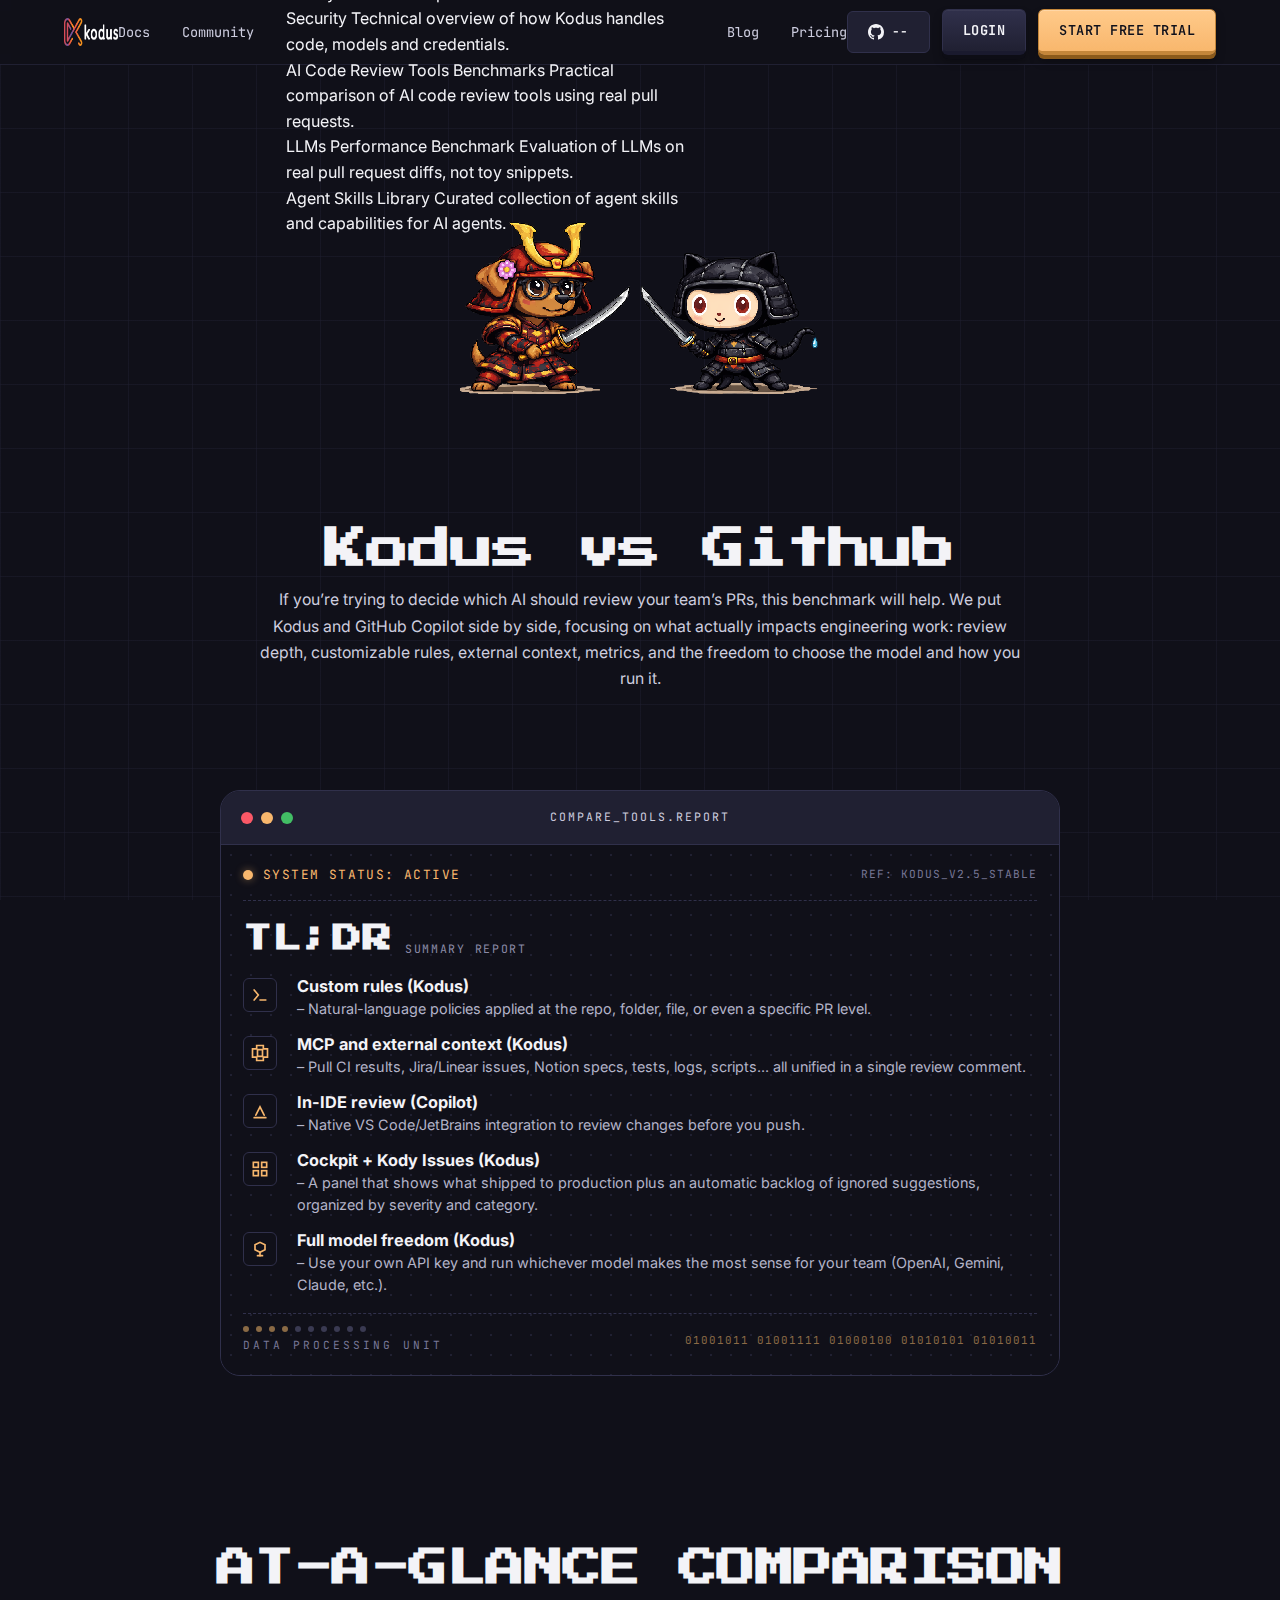
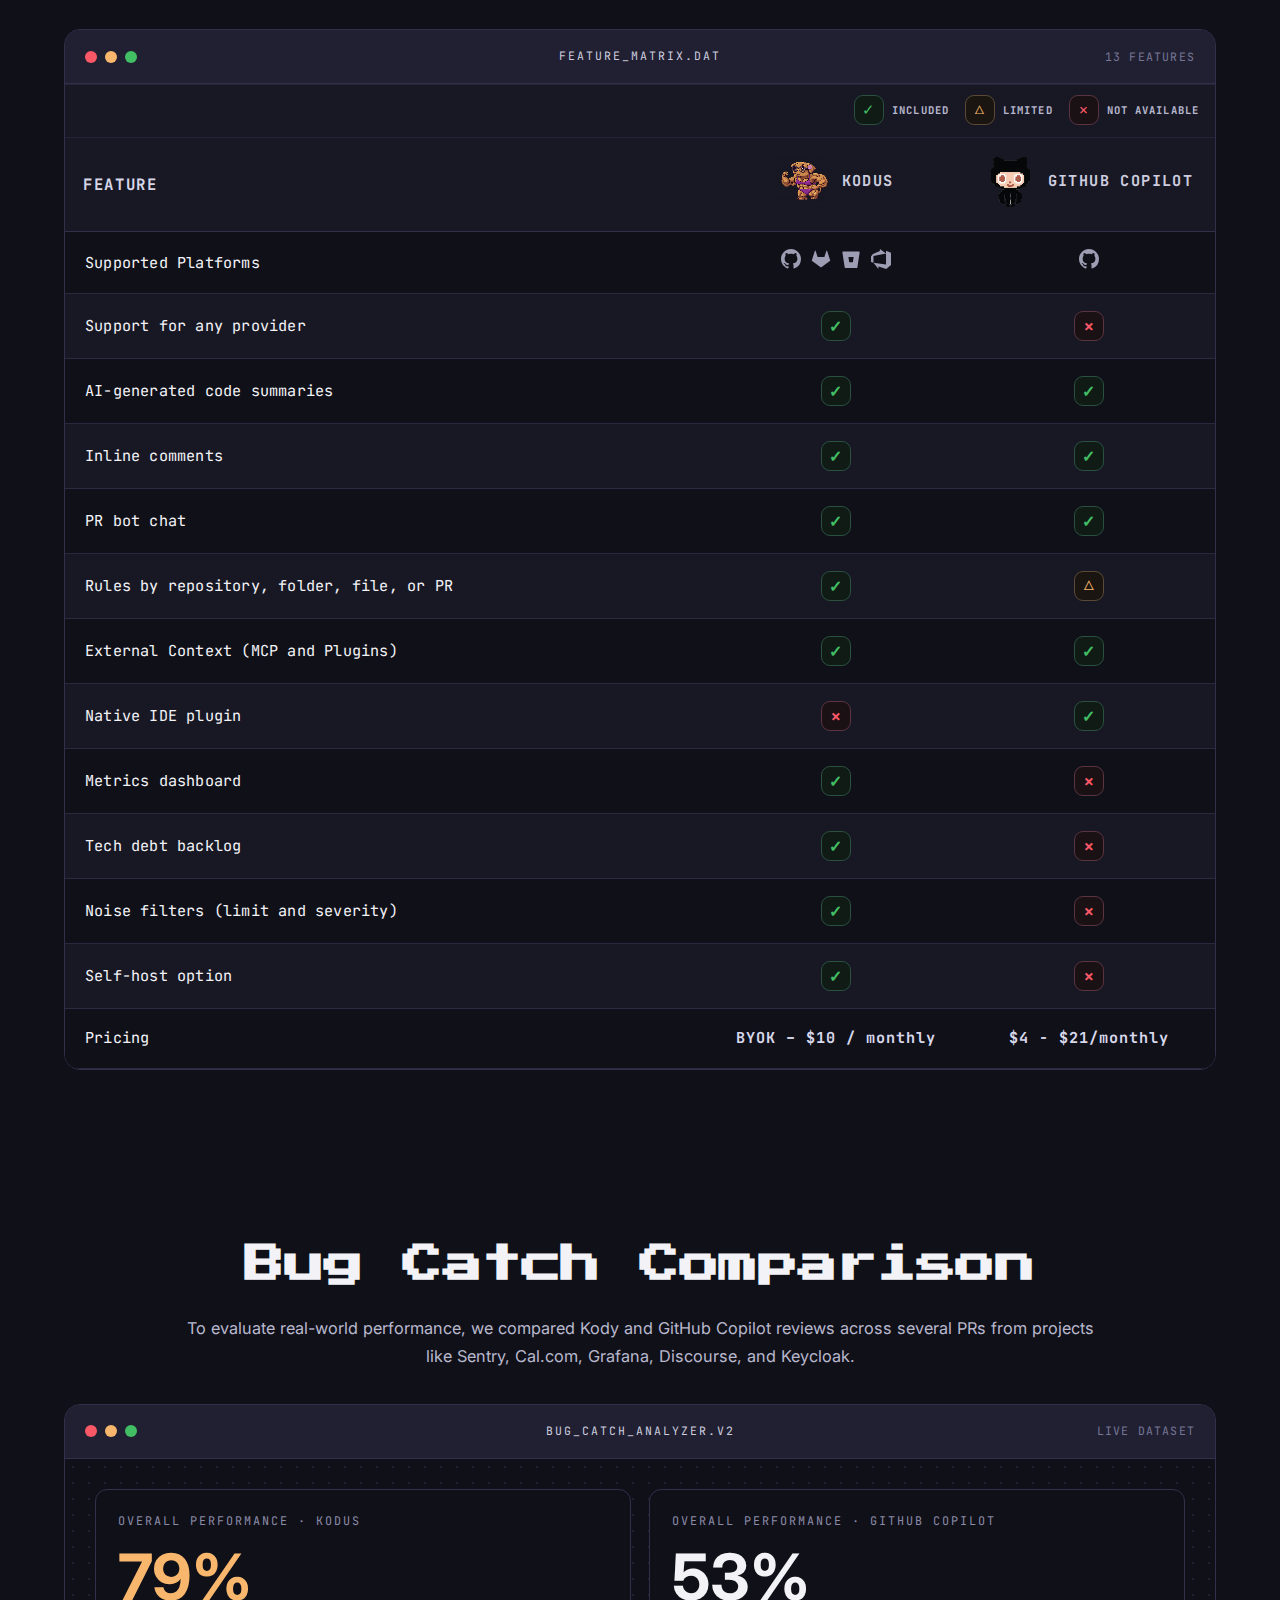
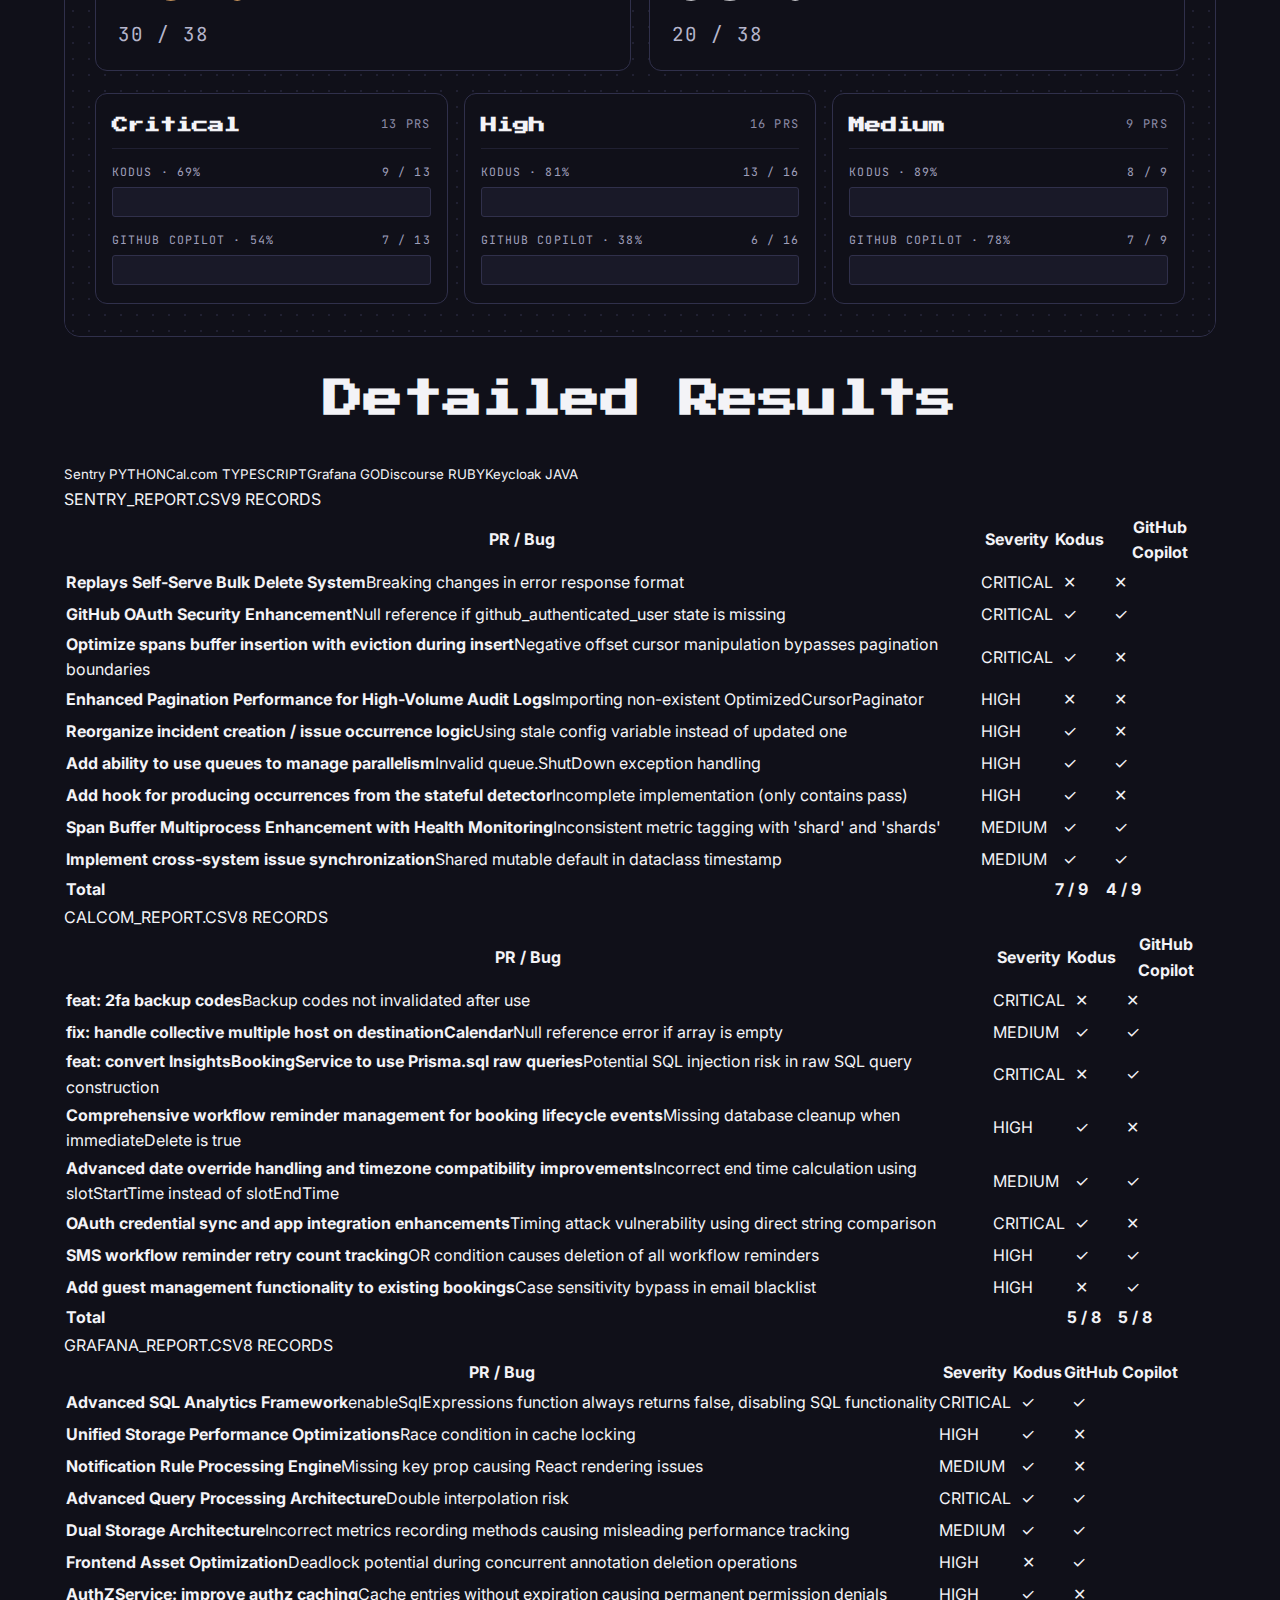
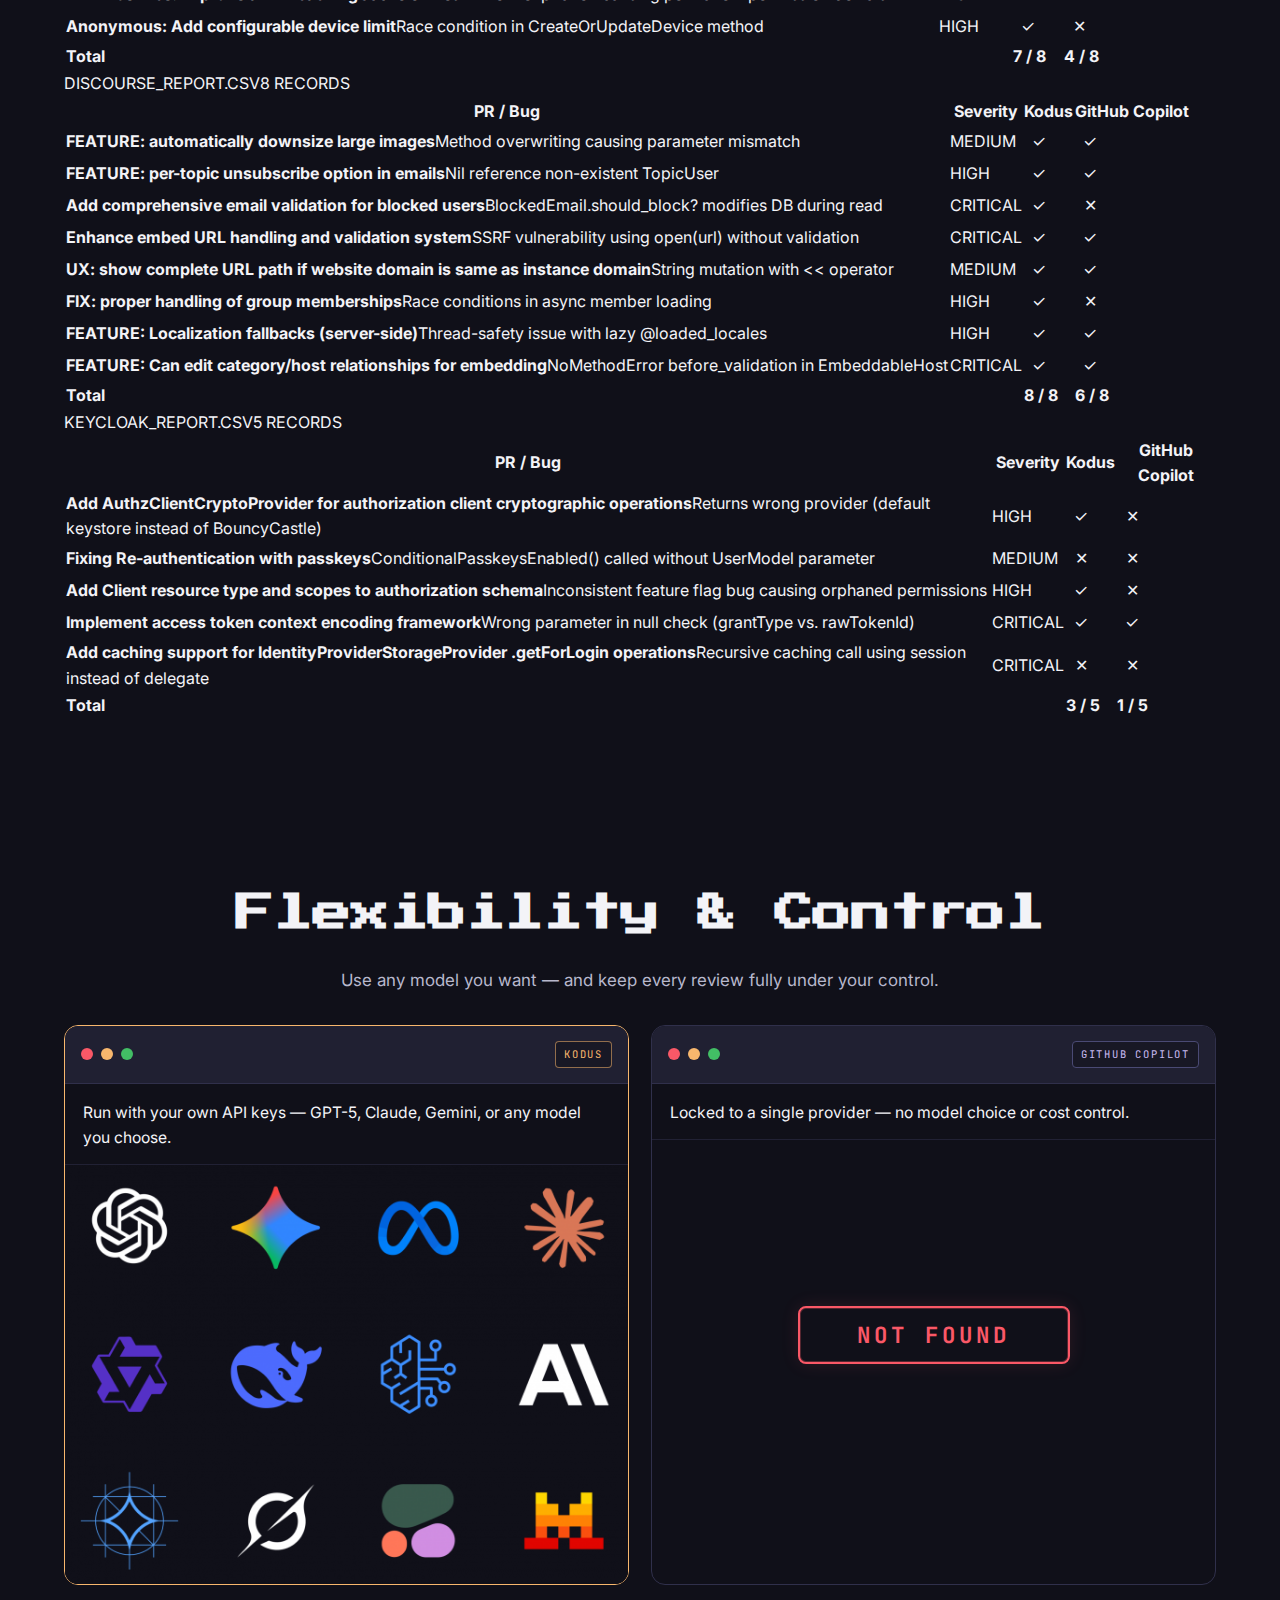
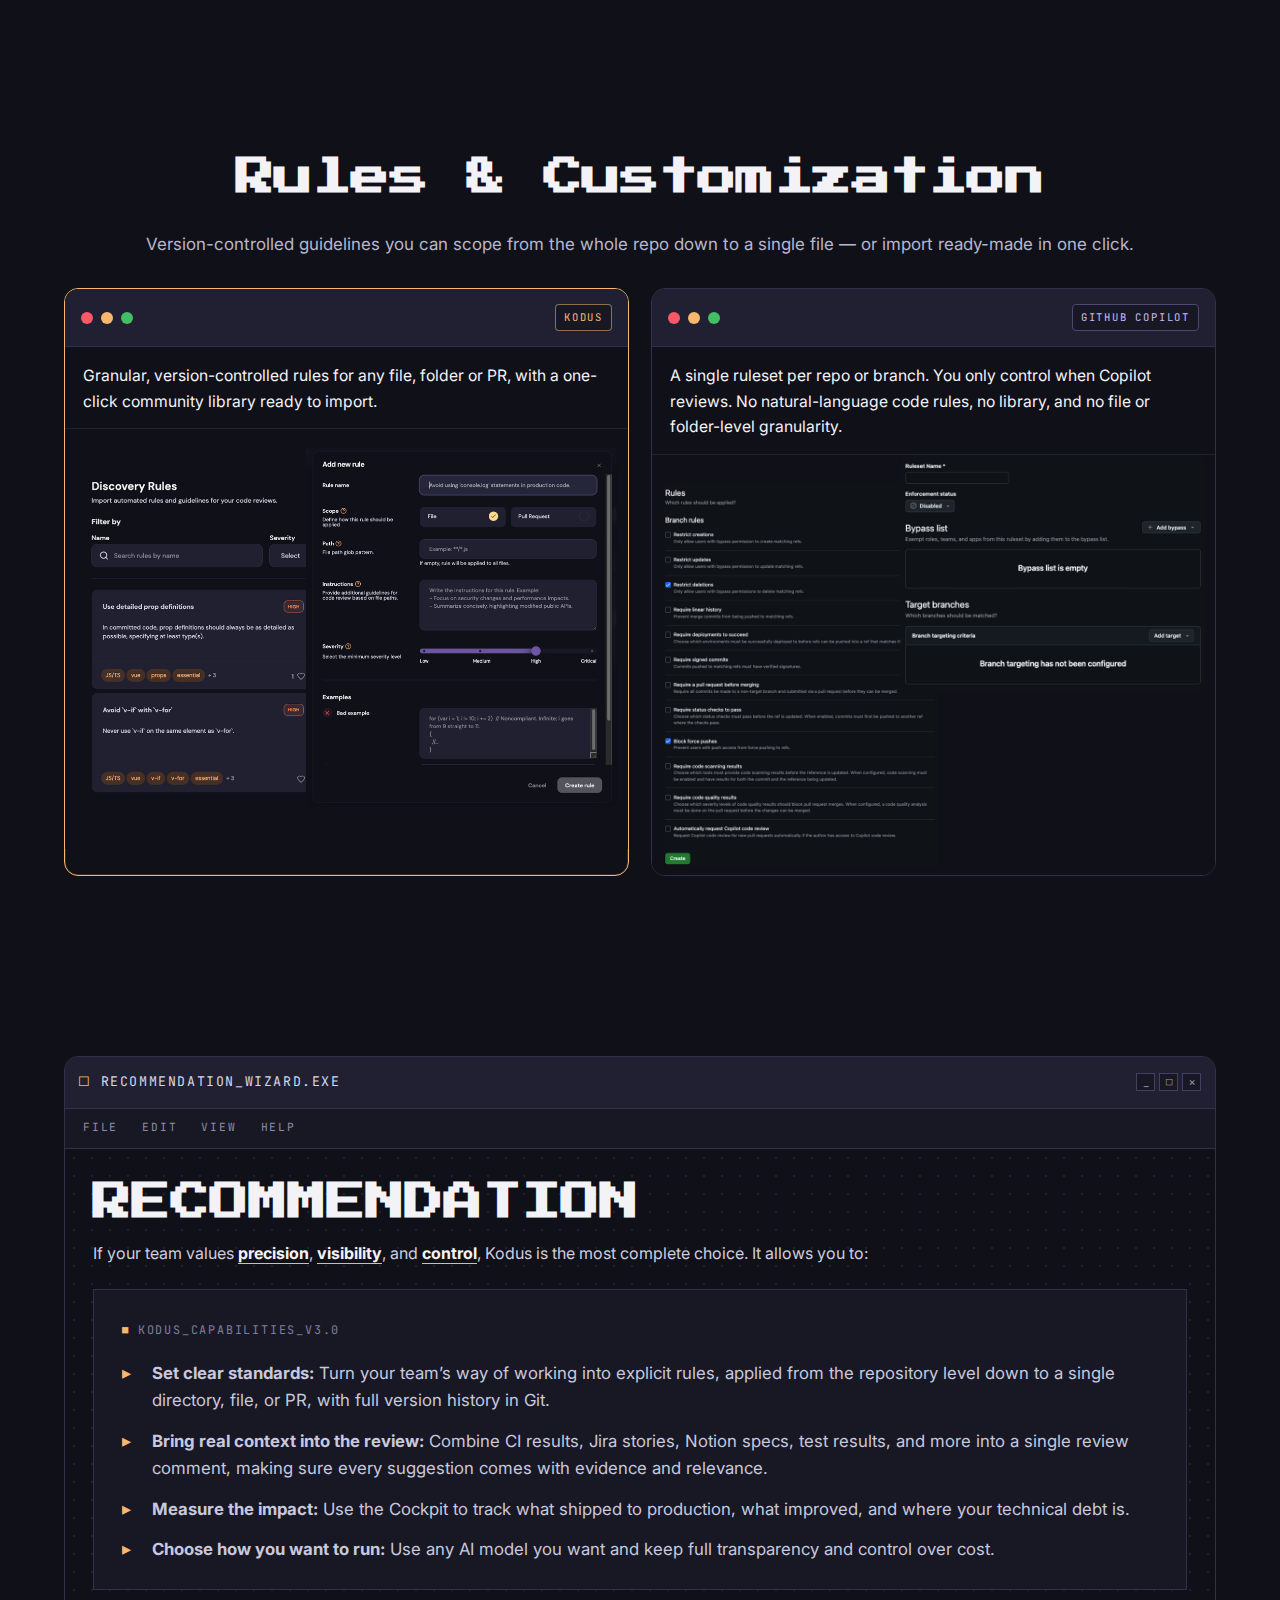
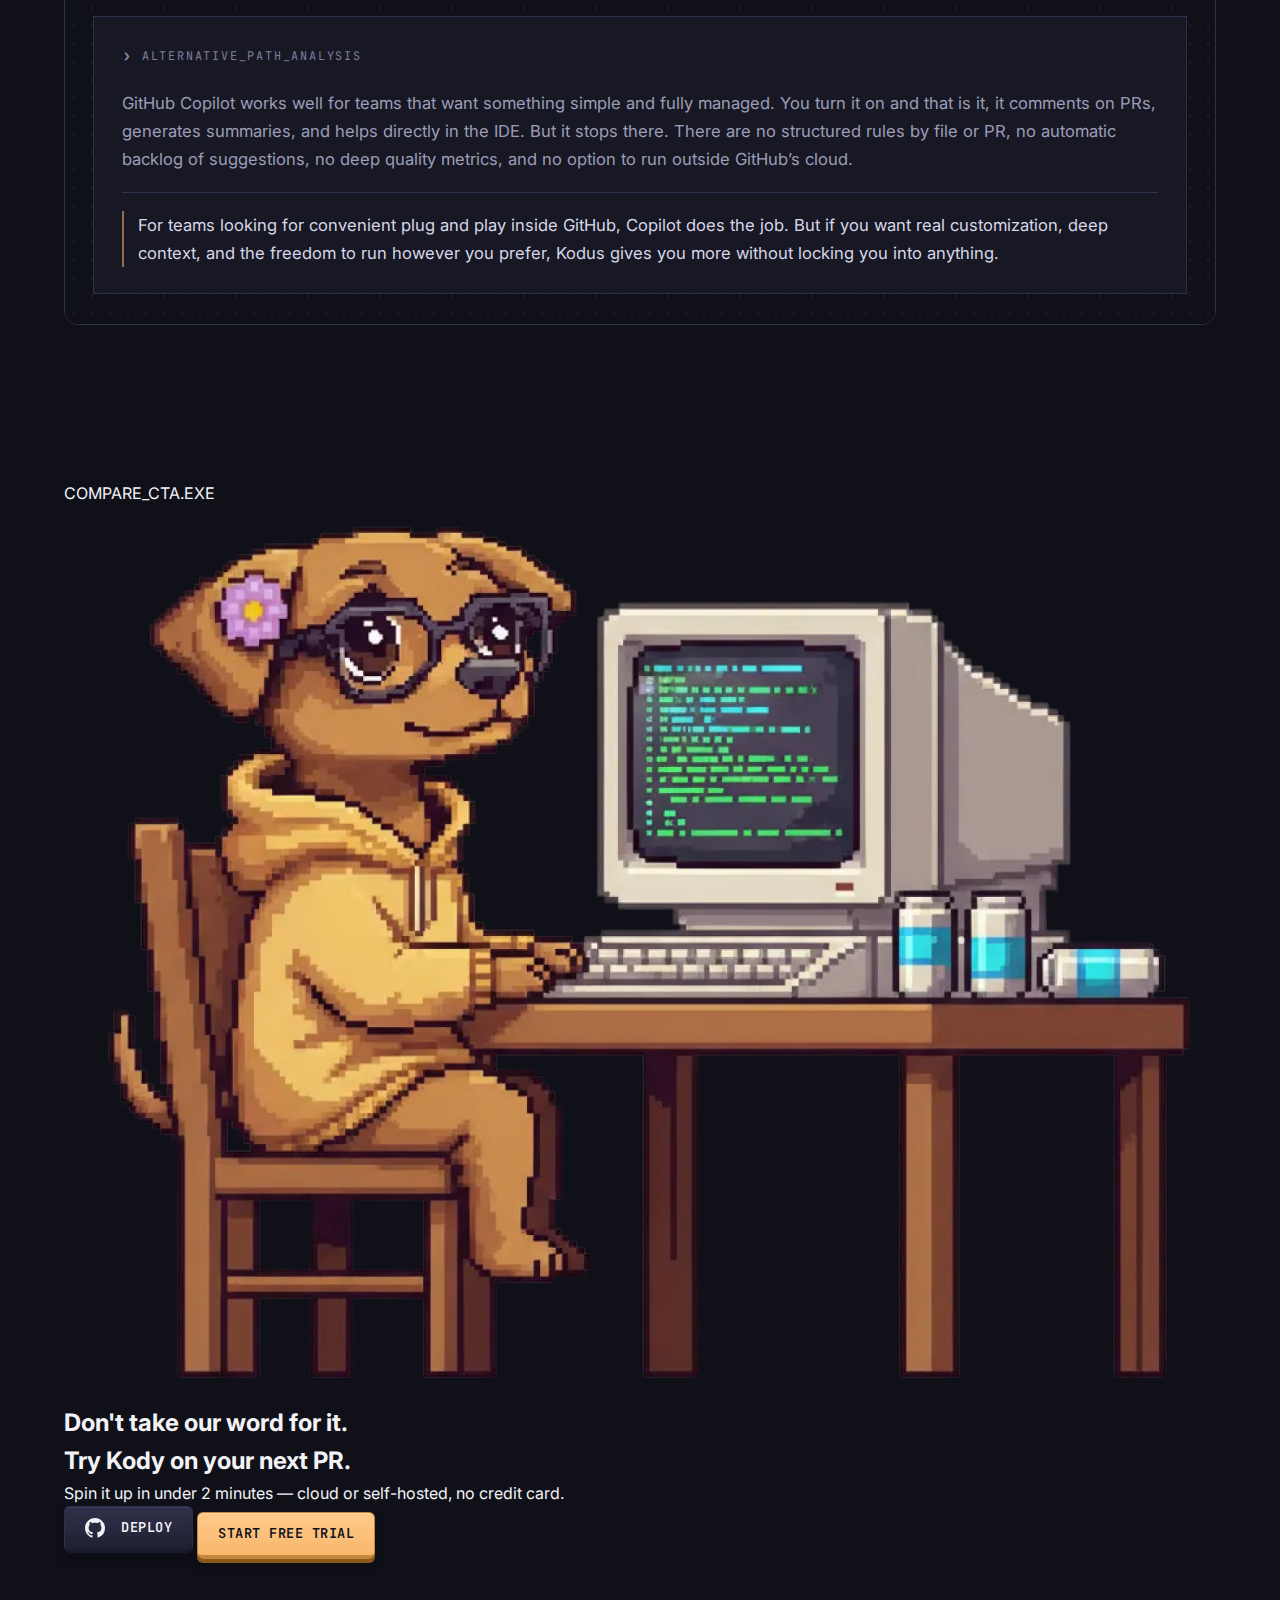
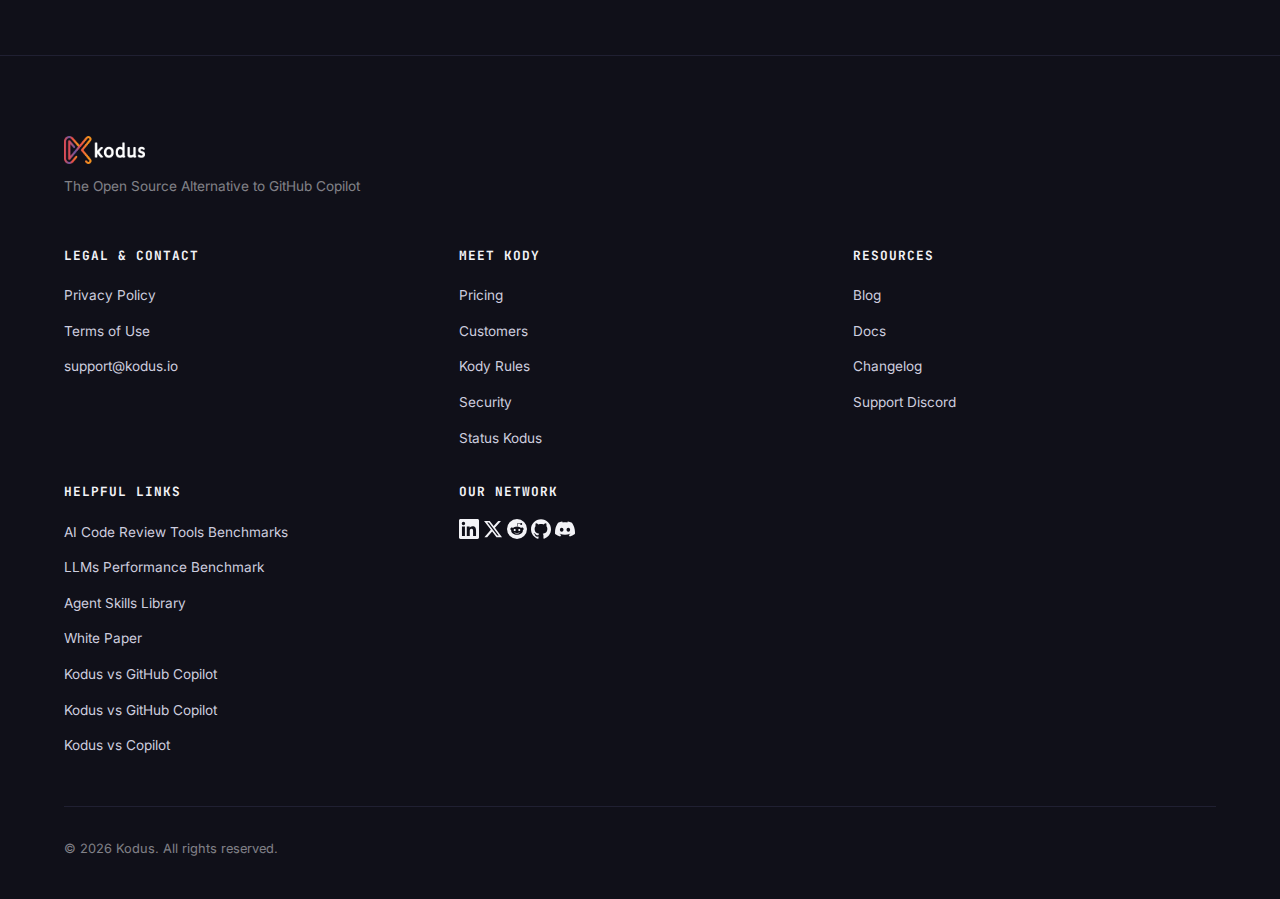
<file: kodus-vs-github.html>
<!DOCTYPE html>
<html lang="en">
<head>
  <meta charset="UTF-8">
  <meta name="viewport" content="width=device-width, initial-scale=1.0">
  <title>Kodus vs GitHub Copilot — In-Depth Comparison</title>
  <meta name="description" content="Direct comparison between Kodus and GitHub Copilot across flexibility, context integrations, metrics, pricing and bug-catch performance.">
  <meta name="keywords" content="Kodus vs GitHub Copilot, AI code review, code review tool comparison">
  <link rel="canonical" href="https://kodus.io/en/kodus-vs-coderabbit/">
  <meta property="og:locale" content="en_US">
  <meta property="og:type" content="website">
  <meta property="og:site_name" content="Kodus">
  <meta property="og:title" content="Kodus vs GitHub Copilot — In-Depth Comparison">
  <meta property="og:description" content="Compare Kodus and GitHub Copilot on flexibility, integrations, metrics and bug detection on real PR datasets.">
  <meta property="og:url" content="https://kodus.io/en/kodus-vs-coderabbit/">
  <meta property="og:image" content="https://kodus.io/assets/img/kodus_dark.png">
  <meta name="twitter:card" content="summary_large_image">
  <meta name="twitter:title" content="Kodus vs GitHub Copilot — In-Depth Comparison">
  <meta name="twitter:description" content="Compare Kodus and GitHub Copilot on flexibility, integrations, metrics and bug detection on real PR datasets.">
  <meta name="twitter:image" content="https://kodus.io/assets/img/kodus_dark.png">
  <link rel="stylesheet" href="styles.css">

  <link rel="preconnect" href="https://fonts.googleapis.com">
  <link rel="preconnect" href="https://fonts.gstatic.com" crossorigin>
  <link href="https://fonts.googleapis.com/css2?family=JetBrains+Mono:wght@400;500;600;700;800&family=Inter:wght@400;500;600;700&family=Press+Start+2P&display=swap" rel="stylesheet">

  <style>
    body.kvc-page {
      background-color: #101019;
      background-image:
        linear-gradient(rgba(32, 32, 50, 0.45) 1px, transparent 1px),
        linear-gradient(90deg, rgba(32, 32, 50, 0.45) 1px, transparent 1px);
      background-size: 64px 64px;
      background-attachment: fixed;
    }

    body.kvc-page::before {
      display: none;
    }

    body.kvc-page main {
      padding-top: 106px;
    }

    .kvc-section {
      padding: 84px 0;
    }

    .kvc-hero {
      padding: 48px 0 34px;
      text-align: center;
    }

    .kvc-hero__layout {
      max-width: 980px;
      margin: 0 auto;
      display: flex;
      flex-direction: column;
      align-items: center;
      gap: 12px;
    }

    .kvc-hero__text {
      min-width: 0;
      max-width: 900px;
    }

    .kvc-hero .section-title {
      margin-bottom: 0;
      font-size: clamp(1.7rem, 4vw, 2.65rem);
      letter-spacing: 0;
      line-height: 1.12;
      white-space: normal;
      text-align: center;
    }

    .kvc-hero__art {
      order: -1;
      width: clamp(240px, 30vw, 360px);
      height: auto;
      object-fit: contain;
      image-rendering: pixelated;
      flex-shrink: 0;
      transform: translateY(-10px);
    }

    .kvc-hero__copy {
      max-width: 760px;
      margin: 14px auto 0;
      color: var(--color-text-muted);
      font-size: 0.99rem;
      line-height: 1.65;
      text-align: center;
    }

    .kvc-label {
      font-family: var(--font-mono);
      text-transform: uppercase;
      letter-spacing: 2px;
      color: #8b8ba7;
      font-size: 0.72rem;
      margin-bottom: 18px;
      text-align: center;
    }

    .kvc-window {
      background: #181825;
      border: 1px solid #30304b;
      border-radius: 16px;
      overflow: hidden;
      box-shadow: none;
    }

    .kvc-window__bar {
      height: 54px;
      background: #202032;
      border-bottom: 1px solid #30304b;
      display: flex;
      align-items: center;
      justify-content: center;
      position: relative;
      padding: 0 20px;
    }

    .kvc-window__dots {
      position: absolute;
      left: 20px;
      top: 50%;
      transform: translateY(-50%);
      display: flex;
      gap: 8px;
    }

    .kvc-window__dot {
      width: 12px;
      height: 12px;
      border-radius: 50%;
      display: block;
    }

    .kvc-window__dot--red { background: #fa5867; }
    .kvc-window__dot--yellow { background: #f8b76d; }
    .kvc-window__dot--green { background: #42be65; }

    .kvc-window__title {
      font-family: var(--font-mono);
      text-transform: uppercase;
      letter-spacing: 2px;
      font-size: 0.72rem;
      color: #cdcddf;
    }

    .kvc-window__meta {
      position: absolute;
      right: 20px;
      top: 50%;
      transform: translateY(-50%);
      color: #767695;
      font-family: var(--font-mono);
      font-size: 0.72rem;
      letter-spacing: 1.2px;
      text-transform: uppercase;
    }

    .kvc-dotted-bg {
      background-color: #181825;
      background-image: radial-gradient(#202032 1px, transparent 1px);
      background-size: 18px 18px;
    }

    .kvc-status-line {
      display: flex;
      align-items: center;
      justify-content: space-between;
      border-bottom: 1px dashed #30304b;
      padding-bottom: 14px;
      margin-bottom: 20px;
    }

    .kvc-status-line__left {
      display: inline-flex;
      align-items: center;
      gap: 10px;
      font-family: var(--font-mono);
      text-transform: uppercase;
      letter-spacing: 1.4px;
      font-size: 0.8rem;
      color: #f8b76d;
    }

    .kvc-status-line__dot {
      width: 10px;
      height: 10px;
      border-radius: 50%;
      background: #f8b76d;
      box-shadow: 0 0 8px rgba(248, 183, 109, 0.45);
    }

    .kvc-status-line__right {
      font-family: var(--font-mono);
      color: #767695;
      text-transform: uppercase;
      font-size: 0.7rem;
      letter-spacing: 1px;
    }

    .kvc-tldr {
      padding-top: 34px;
    }

    .kvc-tldr .kvc-window {
      max-width: 840px;
      margin: 0 auto;
      border-radius: 20px;
    }

    .kvc-tldr__body {
      padding: 20px 22px;
      background-color: #101019;
      background-image: radial-gradient(#202032 1px, transparent 1px);
      background-size: 20px 20px;
    }

    .kvc-tldr__headline {
      display: flex;
      align-items: baseline;
      gap: 12px;
      margin-bottom: 18px;
    }

    .kvc-tldr__headline h2 {
      font-family: var(--font-pixel);
      font-size: clamp(1.25rem, 2.8vw, 1.85rem);
      color: #f3f3f7;
      line-height: 1.15;
    }

    .kvc-tldr__headline span {
      font-family: var(--font-mono);
      text-transform: uppercase;
      letter-spacing: 1.7px;
      font-size: 0.72rem;
      color: #8b8ba7;
    }

    .kvc-tldr__list {
      display: grid;
      gap: 14px;
      margin-bottom: 18px;
    }

    .kvc-tldr__item {
      display: grid;
      grid-template-columns: 42px 1fr;
      gap: 12px;
      align-items: start;
    }

    .kvc-tldr__icon {
      width: 34px;
      height: 34px;
      border: 1px solid #30304b;
      border-radius: 6px;
      background: #101019;
      color: #f8b76d;
      display: inline-flex;
      align-items: center;
      justify-content: center;
      transition: border-color 0.2s ease;
      margin-top: 2px;
    }

    .kvc-tldr__item h4 {
      font-size: 1.02rem;
      line-height: 1.25;
      font-weight: 700;
      margin: 0 0 2px;
      transition: color 0.2s ease;
      color: #f3f3f7;
    }

    .kvc-tldr__item p {
      color: #b4b4c9;
      font-size: 0.9rem;
      line-height: 1.5;
      margin: 0;
    }

    .kvc-tldr__item:hover h4 {
      color: #f8b76d;
    }

    .kvc-tldr__item:hover .kvc-tldr__icon {
      border-color: #f8b76d;
    }

    .kvc-tldr__footer {
      border-top: 1px dashed #30304b;
      margin-top: 8px;
      padding-top: 12px;
      display: flex;
      align-items: center;
      justify-content: space-between;
    }

    .kvc-tldr__footer-left {
      display: flex;
      flex-direction: column;
      gap: 5px;
    }

    .kvc-dots {
      display: inline-flex;
      gap: 7px;
    }

    .kvc-dots span {
      width: 6px;
      height: 6px;
      border-radius: 50%;
      background: #3a3a52;
    }

    .kvc-dots span:nth-child(-n + 4) {
      background: #8a6a45;
    }

    .kvc-tldr__footer small {
      font-family: var(--font-mono);
      text-transform: uppercase;
      letter-spacing: 3px;
      color: #767695;
      font-size: 0.7rem;
    }

    .kvc-tldr__bits {
      font-family: var(--font-mono);
      color: #8a6a45;
      letter-spacing: 1px;
      font-size: 0.68rem;
    }

    .kvc-matrix .kvc-window {
      max-width: 1320px;
      margin: 0 auto;
    }

    .kvc-matrix .section-title {
      text-align: center;
      margin-bottom: 34px;
      font-size: clamp(1.55rem, 4vw, 2.45rem);
    }

    .kvc-matrix-table {
      width: 100%;
      border-collapse: collapse;
      min-width: 760px;
      font-family: var(--font-mono);
      background: #181825;
    }

    .kvc-matrix-wrap {
      overflow-x: auto;
      -webkit-overflow-scrolling: touch;
      background: #101019;
    }

    .kvc-matrix-table thead th {
      border-bottom: 1px solid #30304b;
      color: #cdcddf;
      font-size: 0.98rem;
      text-transform: uppercase;
      letter-spacing: 1.7px;
      padding: 16px 18px;
      text-align: left;
      vertical-align: middle;
      background: #181825;
    }

    .kvc-matrix-table thead th:first-child {
      width: 56%;
      color: #d6d6e8;
    }

    .kvc-matrix-table thead th:nth-child(2),
    .kvc-matrix-table thead th:nth-child(3) {
      text-align: center;
      width: 22%;
    }

    .kvc-matrix-table tbody td {
      border-bottom: 1px solid rgba(48, 48, 75, 0.75);
      padding: 17px 20px;
      color: #f3f3f7;
      font-size: 0.95rem;
      letter-spacing: 0.2px;
      background: #101019;
    }

    .kvc-matrix-table tbody tr:nth-child(even) td {
      background: #181825;
    }

    .kvc-matrix-table tbody td:nth-child(2),
    .kvc-matrix-table tbody td:nth-child(3) {
      text-align: center;
      font-size: 0.95rem;
      text-transform: none;
      letter-spacing: 0.2px;
    }

    .kvc-matrix-colhead {
      display: inline-flex;
      flex-direction: row;
      align-items: center;
      justify-content: center;
      gap: 10px;
    }

    .kvc-matrix-colhead img {
      width: 54px;
      height: 54px;
      object-fit: contain;
      image-rendering: pixelated;
    }

    .kvc-matrix-colhead span {
      font-size: 0.95rem;
      letter-spacing: 1.4px;
      text-transform: uppercase;
    }

    .kvc-status {
      display: inline-flex;
      align-items: center;
      justify-content: center;
      min-width: 0;
      border-radius: 0;
      border: none;
      padding: 0;
      font-weight: 700;
      letter-spacing: 0;
      background: transparent;
      color: #c8c8dd;
      gap: 0;
      font-size: 0.92rem;
      text-transform: none;
      line-height: 1.2;
    }

    .kvc-status--ok { color: #d8d8eb; }
    .kvc-status--lim { color: #d8d8eb; }
    .kvc-status--no { color: #d8d8eb; }

    .kvc-status em {
      font-style: normal;
      opacity: 0.85;
      font-size: 0.84em;
    }

    .kvc-status__glyph {
      font-size: 1rem;
      width: 30px;
      height: 30px;
      border: 1px solid #30304b;
      border-radius: 9px;
      background: #101019;
      display: inline-flex;
      align-items: center;
      justify-content: center;
      flex-shrink: 0;
      transition: border-color 0.2s ease;
      box-shadow: none;
    }

    .kvc-status--ok .kvc-status__glyph {
      color: #42be65;
      border-color: #2a5040;
      background: #101b16;
    }

    .kvc-status--lim .kvc-status__glyph {
      color: #f8b76d;
      border-color: #5a4a35;
      background: #1a1510;
    }

    .kvc-status--no .kvc-status__glyph {
      color: #fa5867;
      border-color: #5a3440;
      background: #1a1115;
    }

    .kvc-status__text {
      display: none;
    }

    .kvc-status--lim .kvc-status__glyph {
      width: 30px;
      height: 30px;
      border-radius: 9px;
      border: 1px solid #5a4a35;
      background: #1a1510;
      color: #f8b76d;
      font-weight: 700;
      font-size: 1rem;
      line-height: 1;
    }

    .kvc-matrix-value {
      font-family: var(--font-sans);
      font-size: 0.96rem;
      letter-spacing: 0;
      color: #d6d6e8;
      font-weight: 500;
      text-transform: none;
    }

    .kvc-price-value {
      font-family: var(--font-mono);
      font-size: 0.95rem;
      color: #d8d8eb;
      letter-spacing: 1px;
      text-transform: none;
      font-weight: 700;
    }

    .kvc-matrix-legend {
      display: flex;
      justify-content: flex-end;
      gap: 16px;
      padding: 10px 16px 12px;
      background: #181825;
      border-top: 1px solid rgba(48, 48, 75, 0.55);
      border-bottom: 1px solid rgba(48, 48, 75, 0.55);
      flex-wrap: wrap;
    }

    .kvc-legend-chip {
      display: inline-flex;
      align-items: center;
      gap: 8px;
      color: #9e9ebb;
      font-family: var(--font-mono);
      font-size: 0.66rem;
      letter-spacing: 1.1px;
      text-transform: uppercase;
      white-space: nowrap;
    }

    .kvc-legend-chip strong {
      color: #b8b8cf;
      font-weight: 700;
    }

    .kvc-legend-chip .kvc-status__glyph {
      width: 30px;
      height: 30px;
      border-radius: 9px;
      font-size: 0.92rem;
    }

    .kvc-legend-chip--ok .kvc-status__glyph {
      color: #42be65;
      border-color: #2a5040;
      background: #101b16;
    }

    .kvc-legend-chip--lim .kvc-status__glyph {
      color: #f8b76d;
      border-color: #5a4a35;
      background: #1a1510;
    }

    .kvc-legend-chip--no .kvc-status__glyph {
      color: #fa5867;
      border-color: #5a3440;
      background: #1a1115;
    }

    .kvc-platform-icons {
      display: inline-flex;
      align-items: center;
      justify-content: center;
      gap: 10px;
      flex-wrap: nowrap;
      color: #a5a5bc;
    }

    .kvc-platform-icons .hero__provider {
      display: inline-flex;
      align-items: center;
      justify-content: center;
      color: inherit;
      opacity: 0.95;
    }

    .kvc-platform-icons .hero__provider svg {
      width: 20px;
      height: 20px;
      display: block;
    }

    .kvc-matrix-table tbody tr:hover td {
      background: #202032;
    }

    .kvc-bug-analyzer .kvc-window {
      max-width: 1320px;
      margin: 0 auto;
    }

    .kvc-bug-analyzer .section-title {
      margin-bottom: 24px;
    }

    .kvc-bug-analyzer {
      padding-bottom: 18px;
    }

    .kvc-bug-analyzer__sub {
      text-align: center;
      color: #b8b8cd;
      max-width: 920px;
      margin: 0 auto 34px;
      font-size: 1.02rem;
      line-height: 1.72;
    }

    .kvc-bug-body {
      padding: 30px 30px 32px;
      background-color: #101019;
      background-image: radial-gradient(#202032 1px, transparent 1px);
      background-size: 16px 16px;
    }

    .kvc-overall-grid {
      display: grid;
      grid-template-columns: repeat(2, minmax(0, 1fr));
      gap: 18px;
      margin-bottom: 22px;
    }

    .kvc-overall-card {
      border: 1px solid #30304b;
      border-radius: 12px;
      padding: 22px 22px 20px;
      background: #101019;
    }

    .kvc-overall-card__label {
      font-family: var(--font-mono);
      font-size: 0.74rem;
      letter-spacing: 2px;
      text-transform: uppercase;
      color: #8b8ba7;
      margin-bottom: 14px;
    }

    .kvc-overall-card__value {
      font-family: var(--font-sans);
      font-size: clamp(2.2rem, 6vw, 4rem);
      font-weight: 700;
      line-height: 1;
      margin: 0 0 10px;
      color: #f3f3f7;
    }

    .kvc-overall-card--kodus .kvc-overall-card__value {
      color: #f8b76d;
    }

    .kvc-overall-card__meta {
      font-family: var(--font-mono);
      font-size: 1.2rem;
      letter-spacing: 1px;
      color: #b6b6cc;
    }

    .kvc-severity-grid {
      display: grid;
      grid-template-columns: repeat(3, minmax(0, 1fr));
      gap: 16px;
    }

    .kvc-sev-card {
      background: #101019;
      border: 1px solid #30304b;
      border-radius: 12px;
      padding: 18px 16px;
    }

    .kvc-sev-card__head {
      display: flex;
      justify-content: space-between;
      align-items: center;
      margin-bottom: 14px;
      border-bottom: 1px solid rgba(48, 48, 75, 0.5);
      padding-bottom: 10px;
    }

    .kvc-sev-card__head h4 {
      font-family: var(--font-pixel);
      font-size: 1.02rem;
      color: #f3f3f7;
      letter-spacing: 0;
    }

    .kvc-sev-card__head span {
      font-family: var(--font-mono);
      color: #8b8ba7;
      text-transform: uppercase;
      font-size: 0.75rem;
      letter-spacing: 1.3px;
    }

    .kvc-sev-row {
      margin-bottom: 14px;
    }

    .kvc-sev-row:last-child {
      margin-bottom: 0;
    }

    .kvc-sev-row__meta {
      display: flex;
      justify-content: space-between;
      align-items: center;
      margin-bottom: 6px;
      font-family: var(--font-mono);
      text-transform: uppercase;
      letter-spacing: 1.1px;
      font-size: 0.72rem;
      color: #9f9fba;
    }

    .kvc-sev-row__track {
      height: 30px;
      background: rgba(32, 32, 50, 0.6);
      border: 1px solid #30304b;
      border-radius: 3px;
      overflow: hidden;
      position: relative;
    }

    .kvc-sev-row__fill {
      width: 0;
      height: 100%;
      display: block;
      transition: width 1.2s cubic-bezier(0.2, 0.65, 0.22, 1);
      border-radius: 2px;
    }

    .kvc-sev-row__fill--kodus {
      background: linear-gradient(90deg, rgba(248, 183, 109, 0.25) 0%, #f8b76d 100%);
      box-shadow: 0 0 10px rgba(248, 183, 109, 0.16);
    }

    .kvc-sev-row__fill--coderabbit {
      background: linear-gradient(90deg, rgba(48, 48, 75, 0.5) 0%, #30304b 100%);
    }

    .kvc-sev-foot {
      margin-top: 13px;
      border: 1px solid #30304b;
      border-radius: 6px;
      padding: 5px 8px;
      font-family: var(--font-mono);
      font-size: 0.68rem;
      text-transform: uppercase;
      letter-spacing: 1px;
      display: inline-flex;
      color: #8f8fac;
      background: #101019;
    }

    .kvc-sev-foot--win {
      border-color: rgba(248, 183, 109, 0.6);
      color: #f8b76d;
    }

    .kvc-bug-compare {
      padding-top: 18px;
    }

    .kvc-bug-compare .section-title {
      margin-bottom: 36px;
    }

    .kvc-bug-compare .bench__tabs,
    .kvc-bug-compare .bench__tab-panel,
    .kvc-bug-compare .bench__table-frame {
      max-width: 1240px;
      margin-left: auto;
      margin-right: auto;
    }

    .kvc-bug-compare .bench__tabs {
      margin-bottom: 0;
    }

    .kvc-bug-compare .bench__tab-panel .bench__table-frame {
      border-top: none;
      border-radius: 0 0 12px 12px;
    }

    .kvc-bug-compare .bench__table {
      min-width: 960px;
    }

    .kvc-bug-compare .bench__th-issue {
      min-width: 460px;
    }

    .kvc-bug-compare .bench__td-check {
      font-size: 1rem;
    }

    .kvc-bug-compare .bench__td-link {
      width: 30px;
      height: 30px;
      display: inline-flex;
      align-items: center;
      justify-content: center;
      border-radius: 7px;
      background: transparent;
      border: 1px solid transparent;
      transition: border-color 0.16s ease, background-color 0.16s ease, transform 0.16s ease, box-shadow 0.16s ease;
      cursor: pointer;
      text-decoration: none;
    }

    .kvc-bug-compare .bench__td-link:hover,
    .kvc-bug-compare .bench__td-link:focus-visible {
      border-color: #30304b;
      background: rgba(32, 32, 50, 0.5);
      box-shadow: inset 0 0 0 1px rgba(248, 183, 109, 0.18);
      transform: translateY(-1px);
      outline: none;
      text-decoration: none;
    }

    .kvc-bug-compare .bench__td-link:hover .bench__hit,
    .kvc-bug-compare .bench__td-link:focus-visible .bench__hit,
    .kvc-bug-compare .bench__td-link:hover .bench__miss,
    .kvc-bug-compare .bench__td-link:focus-visible .bench__miss {
      text-shadow: 0 0 8px currentColor;
    }

    .kvc-pair-section .section-title {
      margin-bottom: 26px;
      font-size: clamp(1.55rem, 4vw, 2.45rem);
    }

    .kvc-pair-section__sub {
      text-align: center;
      color: #b8b8cd;
      max-width: 920px;
      margin: 0 auto 30px;
      font-size: 1.06rem;
      line-height: 1.7;
    }

    .kvc-pair-section__sub--wide {
      max-width: 1180px;
      text-wrap: pretty;
    }

    .kvc-pair-grid {
      max-width: 1320px;
      margin: 0 auto;
      display: grid;
      grid-template-columns: repeat(2, minmax(0, 1fr));
      gap: 22px;
    }

    .kvc-pair-card {
      background: #101019;
      border: 1px solid #30304b;
      border-radius: 14px;
      overflow: hidden;
      position: relative;
    }

    .kvc-pair-card--kodus {
      border-color: #f8b76d;
      box-shadow: inset 0 0 0 1px rgba(248, 183, 109, 0.16);
    }

    .kvc-pair-card__bar {
      height: 58px;
      border-bottom: 1px solid #30304b;
      background: #202032;
      display: flex;
      align-items: center;
      justify-content: space-between;
      padding: 0 16px;
    }

    .kvc-pair-card__bar .kvc-window__dots {
      position: static;
      transform: none;
    }

    .kvc-pair-card__tag {
      border: 1px solid #30304b;
      background: #181825;
      color: #c7c7dc;
      text-transform: uppercase;
      letter-spacing: 1.8px;
      font-family: var(--font-mono);
      font-size: 0.66rem;
      border-radius: 4px;
      padding: 4px 8px;
    }

    .kvc-pair-card--kodus .kvc-pair-card__tag {
      border-color: rgba(248, 183, 109, 0.55);
      color: #f8b76d;
    }

    .kvc-pair-card--coderabbit .kvc-pair-card__tag {
      border-color: #4a4a74;
      color: #c9bbf2;
    }

    .kvc-pair-card__body {
      padding: 0;
      background: #101019;
    }

    .kvc-pair-card__copy {
      color: #f3f3f7;
      font-size: 0.98rem;
      line-height: 1.62;
      margin: 0;
      min-height: 0;
      padding: 16px 18px 14px;
      border-bottom: 1px solid rgba(48, 48, 75, 0.55);
      background: #101019;
    }

    .kvc-pair-card__copy strong {
      color: #f8b76d;
      font-weight: 700;
    }

    .kvc-pair-card__media {
      margin: 0;
      background: #101019;
      border: none;
      border-radius: 0;
      overflow: hidden;
      min-height: 390px;
      padding: 0;
      display: flex;
      align-items: center;
      justify-content: center;
      position: relative;
    }

    .kvc-pair-card__media::before {
      display: none;
    }

    .kvc-pair-card__media::after {
      display: none;
    }

    .kvc-pair-card__media img {
      width: min(100%, 560px);
      max-width: 560px;
      height: auto;
      max-height: none;
      display: block;
      object-fit: contain;
      position: relative;
      z-index: 1;
      border: none;
      border-radius: 0;
      background: transparent;
      filter: none;
      image-rendering: auto;
      margin: 0 auto;
    }

    .kvc-pair-card__media--notfound {
      display: flex;
      align-items: center;
      justify-content: center;
      padding: 20px 14px;
    }

    .kvc-notfound-pill {
      display: inline-flex;
      align-items: center;
      justify-content: center;
      align-self: center;
      padding: 16px 26px;
      min-width: 272px;
      border: 2px solid #fa5867;
      border-radius: 8px;
      background: #101019;
      color: #fa5867;
      font-family: var(--font-mono);
      text-transform: uppercase;
      letter-spacing: 4px;
      font-size: clamp(1.05rem, 2vw, 1.4rem);
      font-weight: 700;
      line-height: 1;
      box-shadow: inset 0 0 0 1px rgba(250, 88, 103, 0.3), 0 0 18px rgba(250, 88, 103, 0.12);
      animation: kvc-notfound-blink 1.1s steps(2, end) infinite, kvc-notfound-pulse 1.8s ease-in-out infinite;
    }

    @keyframes kvc-notfound-blink {
      0%, 49% { opacity: 1; }
      50%, 100% { opacity: 0.42; }
    }

    @keyframes kvc-notfound-pulse {
      0%, 100% { transform: scale(1); }
      50% { transform: scale(1.04); }
    }

    .kvc-reco {
      padding-top: 96px;
    }

    body.kvc-page .roi-cta {
      padding-top: 72px;
      padding-bottom: 96px;
    }

    .kvc-reco-window {
      max-width: 1180px;
      margin: 0 auto;
      border: 1px solid #30304b;
      border-radius: 14px;
      overflow: hidden;
      background: #101019;
    }

    .kvc-reco-top {
      height: 52px;
      background: #202032;
      border-bottom: 1px solid #30304b;
      padding: 0 14px;
      display: flex;
      align-items: center;
      justify-content: space-between;
    }

    .kvc-reco-top__left {
      display: flex;
      align-items: center;
      gap: 10px;
      font-family: var(--font-mono);
      text-transform: uppercase;
      letter-spacing: 1.6px;
      font-size: 0.83rem;
      color: #d6d6e8;
    }

    .kvc-reco-top__left span:first-child {
      color: #f8b76d;
      font-size: 1rem;
    }

    .kvc-reco-top__ctrls {
      display: flex;
      gap: 4px;
    }

    .kvc-reco-top__ctrls span {
      width: 19px;
      height: 18px;
      border: 1px solid #404062;
      display: inline-flex;
      align-items: center;
      justify-content: center;
      font-family: var(--font-mono);
      font-size: 0.66rem;
      color: #9d9dba;
      line-height: 1;
      background: #181825;
    }

    .kvc-reco-menu {
      height: 40px;
      border-bottom: 1px solid #30304b;
      padding: 0 18px;
      display: flex;
      align-items: center;
      gap: 24px;
      font-family: var(--font-mono);
      text-transform: uppercase;
      letter-spacing: 1.8px;
      color: #8b8ba7;
      font-size: 0.7rem;
      background: #181825;
    }

    .kvc-reco-body {
      padding: 30px 28px 30px;
      background-color: #101019;
      background-image: radial-gradient(#202032 1px, transparent 1px);
      background-size: 18px 18px;
    }

    .kvc-reco-headline {
      display: block;
      margin-bottom: 16px;
    }

    .kvc-reco-headline h2 {
      font-family: var(--font-pixel);
      font-size: clamp(1.45rem, 3.2vw, 2.45rem);
      line-height: 1.2;
      margin: 0;
      color: #f3f3f7;
    }

    .kvc-reco-intro {
      font-size: clamp(0.92rem, 1.25vw, 1.12rem);
      line-height: 1.48;
      margin-bottom: 24px;
      color: #cdcddf;
      max-width: 920px;
    }

    .kvc-reco-intro strong {
      color: #f3f3f7;
      text-decoration: underline;
      text-decoration-color: #f8b76d;
      text-underline-offset: 4px;
    }

    .kvc-reco-panel,
    .kvc-reco-alt {
      border: 1px solid #30304b;
      background: #181825;
      padding: 26px 28px;
    }

    .kvc-reco-panel {
      margin-bottom: 26px;
    }

    .kvc-reco-panel__label,
    .kvc-reco-alt__label {
      display: inline-flex;
      align-items: center;
      gap: 8px;
      margin-bottom: 20px;
      font-family: var(--font-mono);
      text-transform: uppercase;
      letter-spacing: 1.8px;
      color: #7e7e9c;
      font-size: 0.74rem;
    }

    .kvc-reco-panel__label::before {
      content: "■";
      color: #f8b76d;
      font-size: 0.65rem;
    }

    .kvc-reco-list {
      display: grid;
      gap: 14px;
    }

    .kvc-reco-list li {
      position: relative;
      padding-left: 30px;
      color: #c8c8de;
      font-size: 1.05rem;
      line-height: 1.6;
    }

    .kvc-reco-list li::before {
      content: "▸";
      position: absolute;
      left: 0;
      top: 0;
      color: #f8b76d;
      font-size: 1.05em;
      line-height: 1.45;
    }

    .kvc-reco-alt__label::before {
      content: "›";
      color: #8b8ba7;
      font-weight: 700;
      font-size: 1rem;
    }

    .kvc-reco-alt p {
      color: #9d9db8;
      font-size: 1.04rem;
      line-height: 1.7;
      margin: 0;
    }

    .kvc-reco-alt .kvc-reco-alt__emphasis {
      border-left: 2px solid rgba(248, 183, 109, 0.55);
      padding-left: 14px;
      border-radius: 0 6px 6px 0;
      background: transparent;
      margin-top: 8px;
    }

    .kvc-reco-alt .kvc-reco-alt__emphasis p {
      color: #d7d7e8;
      margin: 0;
    }

    .kvc-reco-alt .kvc-reco-alt__emphasis p + p {
      margin-top: 12px;
    }

    .kvc-reco-alt .kvc-reco-alt__emphasis strong {
      color: #f8b76d;
      font-weight: 700;
    }

    .kvc-reco-alt hr {
      border: 0;
      border-top: 1px solid #30304b;
      margin: 18px 0;
    }

    .kvc-reco-alt strong {
      color: #f8b76d;
    }

    .kvc-sep-tight {
      padding-top: 64px;
    }

    @media (max-width: 1120px) {
      .kvc-severity-grid {
        grid-template-columns: 1fr;
      }

      .kvc-pair-grid {
        grid-template-columns: 1fr;
      }

      .kvc-overall-grid {
        grid-template-columns: 1fr;
      }

      .kvc-status-line {
        flex-direction: column;
        gap: 10px;
        align-items: flex-start;
      }

      .kvc-status-line__right {
        padding-left: 20px;
      }

      .kvc-reco-headline {
        margin-bottom: 14px;
      }
    }

    @media (max-width: 768px) {
      .kvc-section {
        padding: 68px 0;
      }

      .kvc-hero {
        padding-top: 36px;
      }

      .kvc-hero__layout {
        gap: 10px;
      }

      .kvc-hero__art {
        width: min(72vw, 270px);
      }

      .kvc-hero .section-title {
        white-space: normal;
        font-size: clamp(1.6rem, 8vw, 2.2rem);
        line-height: 1.25;
        text-align: center;
      }

      .kvc-hero__copy {
        font-size: 1rem;
        text-align: center;
        margin: 10px auto 0;
      }

      .kvc-tldr__body,
      .kvc-bug-body,
      .kvc-reco-body {
        padding: 20px 16px 20px;
      }

      .kvc-tldr__headline {
        flex-direction: column;
        gap: 10px;
      }

      .kvc-tldr__headline span {
        font-size: 0.66rem;
        letter-spacing: 1.4px;
      }

      .kvc-tldr__item {
        grid-template-columns: 1fr;
        gap: 8px;
      }

      .kvc-tldr__icon {
        width: 32px;
        height: 32px;
      }

      .kvc-tldr__item h4 {
        font-size: 1rem;
      }

      .kvc-tldr__item p {
        font-size: 0.88rem;
      }

      .kvc-tldr__footer {
        flex-direction: column;
        align-items: flex-start;
        gap: 10px;
      }

      .kvc-matrix-table thead th,
      .kvc-matrix-table tbody td {
        font-size: 0.86rem;
        padding: 13px 12px;
      }

      .kvc-matrix-colhead img {
        width: 42px;
        height: 42px;
      }

      .kvc-matrix-colhead {
        flex-direction: column;
        gap: 6px;
      }

      .kvc-status {
        min-width: 0;
        font-size: 0.72rem;
        padding: 0;
      }

      .kvc-overall-card__meta {
        font-size: 1rem;
      }

      .kvc-sev-card__head h4 {
        font-size: 0.86rem;
      }

      .kvc-pair-card__copy {
        font-size: 0.92rem;
        padding: 14px 14px 12px;
      }

      .kvc-pair-card__media {
        min-height: 290px;
        padding: 0;
      }

      .kvc-pair-card__media img {
        width: min(100%, 520px);
        max-width: 520px;
      }

      .kvc-pair-card__media--notfound {
        justify-content: center;
        padding: 10px;
      }

      .kvc-notfound-pill {
        min-width: 220px;
        padding: 14px 18px;
        font-size: 0.98rem;
        letter-spacing: 2.8px;
      }

      .kvc-window__meta {
        display: none;
      }

      .kvc-reco-top {
        padding: 0 10px;
      }

      .kvc-reco-menu {
        gap: 14px;
        font-size: 0.62rem;
        padding: 0 10px;
      }

      .kvc-reco-headline {
        margin-bottom: 12px;
      }

      .kvc-reco-list li {
        padding-left: 24px;
      }
    }
  </style>
</head>
<body class="kvc-page">

  <header class="header" id="header">
    <nav class="nav container">
      <a href="/" class="nav__logo">
        <img src="assets/img/kodus_dark.png" alt="Kodus" class="nav__logo-img">
      </a>

      <ul class="nav__links" id="navLinks">
        <li><a href="https://docs.kodus.io/how_to_use/en/overview" class="nav__link nav__link--external" target="_blank" rel="noopener">Docs</a></li>
        <li><a href="https://discord.gg/TFZBRk9fT6" class="nav__link nav__link--external" target="_blank" rel="noopener">Community</a></li>
        <li class="nav__dropdown">
          <a href="#" class="nav__link">Resources <span class="nav__chevron">&#9662;</span></a>
          <ul class="nav__dropdown-menu">
            <li>
              <a href="https://kodus.io/en/code-review-rules/">
                <span class="nav__item-title">Kody Rules</span>
                <span class="nav__item-desc">Library of production tested review rules for real world codebases.</span>
              </a>
            </li>
            <li>
              <a href="https://kodus.io/en/changelog-en/">
                <span class="nav__item-title">Changelog</span>
                <span class="nav__item-desc">Detailed release notes for every Kodus update.</span>
              </a>
            </li>
            <li>
              <a href="customers.html">
                <span class="nav__item-title">Customers</span>
                <span class="nav__item-desc">Engineering teams using Kody in their day-to-day code review process.</span>
              </a>
            </li>
            <li>
              <a href="https://docs.kodus.io/how_to_use/en/security/data_usage">
                <span class="nav__item-title">Security</span>
                <span class="nav__item-desc">Technical overview of how Kodus handles code, models and credentials.</span>
              </a>
            </li>
            <li>
              <a href="benchmark.html">
                <span class="nav__item-title">AI Code Review Tools Benchmarks</span>
                <span class="nav__item-desc">Practical comparison of AI code review tools using real pull requests.</span>
              </a>
            </li>
            <li>
              <a href="https://codereviewbench.com/">
                <span class="nav__item-title">LLMs Performance Benchmark</span>
                <span class="nav__item-desc">Evaluation of LLMs on real pull request diffs, not toy snippets.</span>
              </a>
            </li>
            <li>
              <a href="https://ai-skills.io/">
                <span class="nav__item-title">Agent Skills Library</span>
                <span class="nav__item-desc">Curated collection of agent skills and capabilities for AI agents.</span>
              </a>
            </li>
          </ul>
        </li>
        <li><a href="https://kodus.io/en/insights-en/" class="nav__link">Blog</a></li>
        <li><a href="pricing.html" class="nav__link">Pricing</a></li>
      </ul>

      <div class="nav__actions">
        <a href="#" class="btn btn--github">
          <svg width="16" height="16" viewBox="0 0 16 16" fill="currentColor"><path d="M8 0C3.58 0 0 3.58 0 8c0 3.54 2.29 6.53 5.47 7.59.4.07.55-.17.55-.38 0-.19-.01-.82-.01-1.49-2.01.37-2.53-.49-2.69-.94-.09-.23-.48-.94-.82-1.13-.28-.15-.68-.52-.01-.53.63-.01 1.08.58 1.23.82.72 1.21 1.87.87 2.33.66.07-.52.28-.87.51-1.07-1.78-.2-3.64-.89-3.64-3.95 0-.87.31-1.59.82-2.15-.08-.2-.36-1.02.08-2.12 0 0 .67-.21 2.2.82.64-.18 1.32-.27 2-.27.68 0 1.36.09 2 .27 1.53-1.04 2.2-.82 2.2-.82.44 1.1.16 1.92.08 2.12.51.56.82 1.27.82 2.15 0 3.07-1.87 3.75-3.65 3.95.29.25.54.73.54 1.48 0 1.07-.01 1.93-.01 2.2 0 .21.15.46.55.38A8.013 8.013 0 0016 8c0-4.42-3.58-8-8-8z"/></svg>
          <span id="ghStars">--</span>
        </a>
        <a href="https://app.kodus.io/sign-in" class="btn btn--outline-light">Login</a>
        <a href="https://app.kodus.io/sign-up" class="btn btn--primary">Start Free Trial</a>
      </div>

      <button class="nav__hamburger" id="navHamburger" aria-label="Toggle menu">
        <span></span><span></span><span></span>
      </button>
    </nav>
  </header>

  <main>
    <section class="kvc-hero">
      <div class="container">
        <div class="kvc-hero__layout">
          <div class="kvc-hero__text">
            <h1 class="section-title">Kodus vs Github</h1>
            <p class="kvc-hero__copy">If you&rsquo;re trying to decide which AI should review your team&rsquo;s PRs, this benchmark will help. We put Kodus and GitHub Copilot side by side, focusing on what actually impacts engineering work: review depth, customizable rules, external context, metrics, and the freedom to choose the model and how you run it.</p>
          </div>
          <img class="kvc-hero__art" src="assets/img/kodyvsgithub.png?v=20260226-1057" alt="Kody vs GitHub Copilot">
        </div>
      </div>
    </section>

    <section class="kvc-section kvc-sep-tight kvc-tldr">
      <div class="container">
        <div class="kvc-window">
          <div class="kvc-window__bar">
            <div class="kvc-window__dots">
              <span class="kvc-window__dot kvc-window__dot--red"></span>
              <span class="kvc-window__dot kvc-window__dot--yellow"></span>
              <span class="kvc-window__dot kvc-window__dot--green"></span>
            </div>
            <span class="kvc-window__title">COMPARE_TOOLS.REPORT</span>
          </div>

          <div class="kvc-tldr__body">
            <div class="kvc-status-line">
              <div class="kvc-status-line__left"><span class="kvc-status-line__dot"></span><span>System Status: Active</span></div>
              <div class="kvc-status-line__right">Ref: KODUS_V2.5_STABLE</div>
            </div>

            <div class="kvc-tldr__headline">
              <h2>TL;DR</h2>
              <span>Summary Report</span>
            </div>

            <div class="kvc-tldr__list">
              <article class="kvc-tldr__item">
                <div class="kvc-tldr__icon" aria-hidden="true">
                  <svg width="20" height="20" viewBox="0 0 24 24" fill="none" xmlns="http://www.w3.org/2000/svg"><path d="M5 6L10 12L5 18" stroke="currentColor" stroke-width="2" stroke-linecap="round"/><path d="M12 18H19" stroke="currentColor" stroke-width="2" stroke-linecap="round"/></svg>
                </div>
                <div>
                  <h4>Custom rules (Kodus)</h4>
                  <p>&ndash; Natural-language policies applied at the repo, folder, file, or even a specific PR level.</p>
                </div>
              </article>

              <article class="kvc-tldr__item">
                <div class="kvc-tldr__icon" aria-hidden="true">
                  <svg width="20" height="20" viewBox="0 0 24 24" fill="none" xmlns="http://www.w3.org/2000/svg"><path d="M8 3H16V7H21V17H16V21H8V17H3V7H8V3Z" stroke="currentColor" stroke-width="2"/><path d="M9 8H15V16H9V8Z" stroke="currentColor" stroke-width="2"/></svg>
                </div>
                <div>
                  <h4>MCP and external context (Kodus)</h4>
                  <p>&ndash; Pull CI results, Jira/Linear issues, Notion specs, tests, logs, scripts... all unified in a single review comment.</p>
                </div>
              </article>

              <article class="kvc-tldr__item">
                <div class="kvc-tldr__icon" aria-hidden="true">
                  <svg width="20" height="20" viewBox="0 0 24 24" fill="none" xmlns="http://www.w3.org/2000/svg"><path d="M7 17L12 7L17 17" stroke="currentColor" stroke-width="2" stroke-linecap="round"/><path d="M5 20H19" stroke="currentColor" stroke-width="2" stroke-linecap="round"/></svg>
                </div>
                <div>
                  <h4>In-IDE review (Copilot)</h4>
                  <p>&ndash; Native VS Code/JetBrains integration to review changes before you push.</p>
                </div>
              </article>

              <article class="kvc-tldr__item">
                <div class="kvc-tldr__icon" aria-hidden="true">
                  <svg width="20" height="20" viewBox="0 0 24 24" fill="none" xmlns="http://www.w3.org/2000/svg"><rect x="4" y="4" width="6" height="6" stroke="currentColor" stroke-width="2"/><rect x="14" y="4" width="6" height="6" stroke="currentColor" stroke-width="2"/><rect x="4" y="14" width="6" height="6" stroke="currentColor" stroke-width="2"/><rect x="14" y="14" width="6" height="6" stroke="currentColor" stroke-width="2"/></svg>
                </div>
                <div>
                  <h4>Cockpit + Kody Issues (Kodus)</h4>
                  <p>&ndash; A panel that shows what shipped to production plus an automatic backlog of ignored suggestions, organized by severity and category.</p>
                </div>
              </article>

              <article class="kvc-tldr__item">
                <div class="kvc-tldr__icon" aria-hidden="true">
                  <svg width="20" height="20" viewBox="0 0 24 24" fill="none" xmlns="http://www.w3.org/2000/svg"><path d="M6 7L12 4L18 7V13L12 16L6 13V7Z" stroke="currentColor" stroke-width="2"/><path d="M12 16V20" stroke="currentColor" stroke-width="2" stroke-linecap="round"/><path d="M9 20H15" stroke="currentColor" stroke-width="2" stroke-linecap="round"/></svg>
                </div>
                <div>
                  <h4>Full model freedom (Kodus)</h4>
                  <p>&ndash; Use your own API key and run whichever model makes the most sense for your team (OpenAI, Gemini, Claude, etc.).</p>
                </div>
              </article>
            </div>

            <div class="kvc-tldr__footer">
              <div class="kvc-tldr__footer-left">
                <span class="kvc-dots"><span></span><span></span><span></span><span></span><span></span><span></span><span></span><span></span><span></span><span></span></span>
                <small>Data Processing Unit</small>
              </div>
              <span class="kvc-tldr__bits">01001011 01001111 01000100 01010101 01010011</span>
            </div>
          </div>
        </div>
      </div>
    </section>

    <section class="kvc-section kvc-matrix">
      <div class="container">
        <h2 class="section-title">AT-A-GLANCE COMPARISON</h2>
        <div class="kvc-window">
          <div class="kvc-window__bar">
            <div class="kvc-window__dots">
              <span class="kvc-window__dot kvc-window__dot--red"></span>
              <span class="kvc-window__dot kvc-window__dot--yellow"></span>
              <span class="kvc-window__dot kvc-window__dot--green"></span>
            </div>
            <span class="kvc-window__title">FEATURE_MATRIX.DAT</span>
            <span class="kvc-window__meta">13 FEATURES</span>
          </div>

          <div class="kvc-matrix-legend">
            <span class="kvc-legend-chip kvc-legend-chip--ok"><span class="kvc-status__glyph">&#10003;</span><strong>Included</strong></span>
            <span class="kvc-legend-chip kvc-legend-chip--lim"><span class="kvc-status__glyph">&#9651;</span><strong>Limited</strong></span>
            <span class="kvc-legend-chip kvc-legend-chip--no"><span class="kvc-status__glyph">&#10005;</span><strong>Not Available</strong></span>
          </div>

          <div class="kvc-matrix-wrap">
            <table class="kvc-matrix-table">
              <thead>
                <tr>
                  <th>Feature</th>
                  <th>
                    <div class="kvc-matrix-colhead">
                      <img src="assets/img/kody-maromba.png" alt="Kodus">
                      <span>Kodus</span>
                    </div>
                  </th>
                  <th>
                    <div class="kvc-matrix-colhead">
                      <img src="assets/img/github-pixel.png" alt="GitHub Copilot">
                      <span>GitHub Copilot</span>
                    </div>
                  </th>
                </tr>
              </thead>
              <tbody>
                <tr>
                  <td>Supported Platforms</td>
                  <td>
                    <span class="kvc-platform-icons" aria-label="GitHub, GitLab, Bitbucket and Azure DevOps">
                      <span class="hero__provider" aria-label="GitHub">
                        <svg viewBox="0 0 16 16" fill="currentColor"><path d="M8 0C3.58 0 0 3.58 0 8c0 3.54 2.29 6.53 5.47 7.59.4.07.55-.17.55-.38 0-.19-.01-.82-.01-1.49-2.01.37-2.53-.49-2.69-.94-.09-.23-.48-.94-.82-1.13-.28-.15-.68-.52-.01-.53.63-.01 1.08.58 1.23.82.72 1.21 1.87.87 2.33.66.07-.52.28-.87.51-1.07-1.78-.2-3.64-.89-3.64-3.95 0-.87.31-1.59.82-2.15-.08-.2-.36-1.02.08-2.12 0 0 .67-.21 2.2.82.64-.18 1.32-.27 2-.27.68 0 1.36.09 2 .27 1.53-1.04 2.2-.82 2.2-.82.44 1.1.16 1.92.08 2.12.51.56.82 1.27.82 2.15 0 3.07-1.87 3.75-3.65 3.95.29.25.54.73.54 1.48 0 1.07-.01 1.93-.01 2.2 0 .21.15.46.55.38A8.013 8.013 0 0016 8c0-4.42-3.58-8-8-8z"/></svg>
                      </span>
                      <span class="hero__provider" aria-label="GitLab">
                        <svg viewBox="0 0 24 24" fill="currentColor"><path d="M22.65 14.39L12 22.13 1.35 14.39a.84.84 0 01-.3-.94l1.22-3.78 2.44-7.51A.42.42 0 014.82 2a.43.43 0 01.58 0 .42.42 0 01.11.18l2.44 7.49h8.1l2.44-7.51A.42.42 0 0118.6 2a.43.43 0 01.58 0 .42.42 0 01.11.18l2.44 7.51L23 13.45a.84.84 0 01-.35.94z"/></svg>
                      </span>
                      <span class="hero__provider" aria-label="Bitbucket">
                        <svg viewBox="0 0 24 24" fill="currentColor"><path d="M2.65 3A1 1 0 001.66 4.18l2.75 17.63a1.36 1.36 0 001.33 1.14h12.9a1 1 0 001-.85l2.75-17.92A1 1 0 0021.35 3zm11.59 12.83H9.84L8.9 9.57h6.28z"/></svg>
                      </span>
                      <span class="hero__provider" aria-label="Azure DevOps">
                        <svg viewBox="0 0 24 24" fill="currentColor"><path d="M0 8.877L2.247 5.91l8.405-3.416V.022l7.37 5.393L2.966 8.338v8.225L0 15.707zm24-4.45v14.651l-5.753 4.9-9.303-3.057v3.056l-5.978-7.416 15.057 1.98V2.244z"/></svg>
                      </span>
                    </span>
                  </td>
                  <td>
                    <span class="kvc-platform-icons" aria-label="GitHub">
                      <span class="hero__provider" aria-label="GitHub">
                        <svg viewBox="0 0 16 16" fill="currentColor"><path d="M8 0C3.58 0 0 3.58 0 8c0 3.54 2.29 6.53 5.47 7.59.4.07.55-.17.55-.38 0-.19-.01-.82-.01-1.49-2.01.37-2.53-.49-2.69-.94-.09-.23-.48-.94-.82-1.13-.28-.15-.68-.52-.01-.53.63-.01 1.08.58 1.23.82.72 1.21 1.87.87 2.33.66.07-.52.28-.87.51-1.07-1.78-.2-3.64-.89-3.64-3.95 0-.87.31-1.59.82-2.15-.08-.2-.36-1.02.08-2.12 0 0 .67-.21 2.2.82.64-.18 1.32-.27 2-.27.68 0 1.36.09 2 .27 1.53-1.04 2.2-.82 2.2-.82.44 1.1.16 1.92.08 2.12.51.56.82 1.27.82 2.15 0 3.07-1.87 3.75-3.65 3.95.29.25.54.73.54 1.48 0 1.07-.01 1.93-.01 2.2 0 .21.15.46.55.38A8.013 8.013 0 0016 8c0-4.42-3.58-8-8-8z"/></svg>
                      </span>
                    </span>
                  </td>
                </tr>
                <tr>
                  <td>Support for any provider</td>
                  <td><span class="kvc-status kvc-status--ok"><span class="kvc-status__glyph">&#10003;</span></span></td>
                  <td><span class="kvc-status kvc-status--no"><span class="kvc-status__glyph">&#10005;</span></span></td>
                </tr>
                <tr>
                  <td>AI-generated code summaries</td>
                  <td><span class="kvc-status kvc-status--ok"><span class="kvc-status__glyph">&#10003;</span></span></td>
                  <td><span class="kvc-status kvc-status--ok"><span class="kvc-status__glyph">&#10003;</span></span></td>
                </tr>
                <tr>
                  <td>Inline comments</td>
                  <td><span class="kvc-status kvc-status--ok"><span class="kvc-status__glyph">&#10003;</span></span></td>
                  <td><span class="kvc-status kvc-status--ok"><span class="kvc-status__glyph">&#10003;</span></span></td>
                </tr>
                <tr>
                  <td>PR bot chat</td>
                  <td><span class="kvc-status kvc-status--ok"><span class="kvc-status__glyph">&#10003;</span></span></td>
                  <td><span class="kvc-status kvc-status--ok"><span class="kvc-status__glyph">&#10003;</span></span></td>
                </tr>
                <tr>
                  <td>Rules by repository, folder, file, or PR</td>
                  <td><span class="kvc-status kvc-status--ok"><span class="kvc-status__glyph">&#10003;</span></span></td>
                  <td><span class="kvc-status kvc-status--lim"><span class="kvc-status__glyph">&#9651;</span></span></td>
                </tr>
                <tr>
                  <td>External Context (MCP and Plugins)</td>
                  <td><span class="kvc-status kvc-status--ok"><span class="kvc-status__glyph">&#10003;</span></span></td>
                  <td><span class="kvc-status kvc-status--ok"><span class="kvc-status__glyph">&#10003;</span></span></td>
                </tr>
                <tr>
                  <td>Native IDE plugin</td>
                  <td><span class="kvc-status kvc-status--no"><span class="kvc-status__glyph">&#10005;</span></span></td>
                  <td><span class="kvc-status kvc-status--ok"><span class="kvc-status__glyph">&#10003;</span></span></td>
                </tr>
                <tr>
                  <td>Metrics dashboard</td>
                  <td><span class="kvc-status kvc-status--ok"><span class="kvc-status__glyph">&#10003;</span></span></td>
                  <td><span class="kvc-status kvc-status--no"><span class="kvc-status__glyph">&#10005;</span></span></td>
                </tr>
                <tr>
                  <td>Tech debt backlog</td>
                  <td><span class="kvc-status kvc-status--ok"><span class="kvc-status__glyph">&#10003;</span></span></td>
                  <td><span class="kvc-status kvc-status--no"><span class="kvc-status__glyph">&#10005;</span></span></td>
                </tr>
                <tr>
                  <td>Noise filters (limit and severity)</td>
                  <td><span class="kvc-status kvc-status--ok"><span class="kvc-status__glyph">&#10003;</span></span></td>
                  <td><span class="kvc-status kvc-status--no"><span class="kvc-status__glyph">&#10005;</span></span></td>
                </tr>
                <tr>
                  <td>Self-host option</td>
                  <td><span class="kvc-status kvc-status--ok"><span class="kvc-status__glyph">&#10003;</span></span></td>
                  <td><span class="kvc-status kvc-status--no"><span class="kvc-status__glyph">&#10005;</span></span></td>
                </tr>
                <tr>
                  <td>Pricing</td>
                  <td><span class="kvc-price-value">BYOK &ndash; $10 / monthly</span></td>
                  <td><span class="kvc-price-value">$4 - $21/monthly</span></td>
                </tr>
              </tbody>
            </table>
          </div>

        </div>
      </div>
    </section>

    <section class="kvc-section kvc-bug-analyzer">
      <div class="container">
        <h2 class="section-title">Bug Catch Comparison</h2>
        <p class="kvc-bug-analyzer__sub">To evaluate real-world performance, we compared Kody and GitHub Copilot reviews across several PRs from projects like Sentry, Cal.com, Grafana, Discourse, and Keycloak.</p>
        <div class="kvc-window">
          <div class="kvc-window__bar">
            <div class="kvc-window__dots">
              <span class="kvc-window__dot kvc-window__dot--red"></span>
              <span class="kvc-window__dot kvc-window__dot--yellow"></span>
              <span class="kvc-window__dot kvc-window__dot--green"></span>
            </div>
            <span class="kvc-window__title">BUG_CATCH_ANALYZER.V2</span>
            <span class="kvc-window__meta">LIVE DATASET</span>
          </div>

          <div class="kvc-bug-body">
            <div class="kvc-overall-grid">
              <article class="kvc-overall-card kvc-overall-card--kodus">
                <p class="kvc-overall-card__label">Overall Performance · Kodus</p>
                <h3 class="kvc-overall-card__value">79%</h3>
                <p class="kvc-overall-card__meta">30 / 38</p>
              </article>
              <article class="kvc-overall-card">
                <p class="kvc-overall-card__label">Overall Performance · GitHub Copilot</p>
                <h3 class="kvc-overall-card__value">53%</h3>
                <p class="kvc-overall-card__meta">20 / 38</p>
              </article>
            </div>

            <div class="kvc-severity-grid" id="kvcSeverityGrid">
              <article class="kvc-sev-card">
                <div class="kvc-sev-card__head">
                  <h4>Critical</h4>
                  <span>13 PRs</span>
                </div>
                <div class="kvc-sev-row">
                  <div class="kvc-sev-row__meta"><span>Kodus · 69%</span><span>9 / 13</span></div>
                  <div class="kvc-sev-row__track"><div class="kvc-sev-row__fill kvc-sev-row__fill--kodus" data-target="69"></div></div>
                </div>
                <div class="kvc-sev-row">
                  <div class="kvc-sev-row__meta"><span>GitHub Copilot · 54%</span><span>7 / 13</span></div>
                  <div class="kvc-sev-row__track"><div class="kvc-sev-row__fill kvc-sev-row__fill--coderabbit" data-target="54"></div></div>
                </div>
              </article>

              <article class="kvc-sev-card">
                <div class="kvc-sev-card__head">
                  <h4>High</h4>
                  <span>16 PRs</span>
                </div>
                <div class="kvc-sev-row">
                  <div class="kvc-sev-row__meta"><span>Kodus · 81%</span><span>13 / 16</span></div>
                  <div class="kvc-sev-row__track"><div class="kvc-sev-row__fill kvc-sev-row__fill--kodus" data-target="81"></div></div>
                </div>
                <div class="kvc-sev-row">
                  <div class="kvc-sev-row__meta"><span>GitHub Copilot · 38%</span><span>6 / 16</span></div>
                  <div class="kvc-sev-row__track"><div class="kvc-sev-row__fill kvc-sev-row__fill--coderabbit" data-target="38"></div></div>
                </div>
              </article>

              <article class="kvc-sev-card">
                <div class="kvc-sev-card__head">
                  <h4>Medium</h4>
                  <span>9 PRs</span>
                </div>
                <div class="kvc-sev-row">
                  <div class="kvc-sev-row__meta"><span>Kodus · 89%</span><span>8 / 9</span></div>
                  <div class="kvc-sev-row__track"><div class="kvc-sev-row__fill kvc-sev-row__fill--kodus" data-target="89"></div></div>
                </div>
                <div class="kvc-sev-row">
                  <div class="kvc-sev-row__meta"><span>GitHub Copilot · 78%</span><span>7 / 9</span></div>
                  <div class="kvc-sev-row__track"><div class="kvc-sev-row__fill kvc-sev-row__fill--coderabbit" data-target="78"></div></div>
                </div>
              </article>
            </div>
          </div>
        </div>
      </div>
    </section>

    <section class="kvc-section kvc-bug-compare">
      <div class="container">
        <h2 class="section-title">Detailed Results</h2>
        <div id="kvcBugCompareMount"></div>
      </div>
    </section>

    <section class="kvc-section kvc-pair-section">
      <div class="container">
        <h2 class="section-title">Flexibility &amp; Control</h2>
        <p class="kvc-pair-section__sub">Use any model you want &mdash; and keep every review fully under your control.</p>

        <div class="kvc-pair-grid">
          <article class="kvc-pair-card kvc-pair-card--kodus">
            <div class="kvc-pair-card__bar">
              <div class="kvc-window__dots">
                <span class="kvc-window__dot kvc-window__dot--red"></span>
                <span class="kvc-window__dot kvc-window__dot--yellow"></span>
                <span class="kvc-window__dot kvc-window__dot--green"></span>
              </div>
              <span class="kvc-pair-card__tag">Kodus</span>
            </div>
            <div class="kvc-pair-card__body">
              <p class="kvc-pair-card__copy">Run with your own API keys &mdash; GPT-5, Claude, Gemini, or any model you choose.</p>
              <div class="kvc-pair-card__media">
                <img src="assets/img/admin-ajax%20%282%29.png" alt="Kodus model flexibility">
              </div>
            </div>
          </article>

          <article class="kvc-pair-card kvc-pair-card--coderabbit">
            <div class="kvc-pair-card__bar">
              <div class="kvc-window__dots">
                <span class="kvc-window__dot kvc-window__dot--red"></span>
                <span class="kvc-window__dot kvc-window__dot--yellow"></span>
                <span class="kvc-window__dot kvc-window__dot--green"></span>
              </div>
              <span class="kvc-pair-card__tag">GitHub Copilot</span>
            </div>
            <div class="kvc-pair-card__body">
              <p class="kvc-pair-card__copy">Locked to a single provider &mdash; no model choice or cost control.</p>
              <div class="kvc-pair-card__media kvc-pair-card__media--notfound">
                <span class="kvc-notfound-pill">Not Found</span>
              </div>
            </div>
          </article>
        </div>
      </div>
    </section>

    <section class="kvc-section kvc-pair-section">
      <div class="container">
        <h2 class="section-title">Rules &amp; Customization</h2>
        <p class="kvc-pair-section__sub kvc-pair-section__sub--wide">Version-controlled guidelines you can scope from the whole repo down to a single file &mdash; or import ready-made in one&nbsp;click.</p>

        <div class="kvc-pair-grid">
          <article class="kvc-pair-card kvc-pair-card--kodus">
            <div class="kvc-pair-card__bar">
              <div class="kvc-window__dots">
                <span class="kvc-window__dot kvc-window__dot--red"></span>
                <span class="kvc-window__dot kvc-window__dot--yellow"></span>
                <span class="kvc-window__dot kvc-window__dot--green"></span>
              </div>
              <span class="kvc-pair-card__tag">Kodus</span>
            </div>
            <div class="kvc-pair-card__body">
              <p class="kvc-pair-card__copy">Granular, version-controlled rules for any file, folder or PR, with a one-click community library ready to import.</p>
              <div class="kvc-pair-card__media">
                <img src="assets/img/rules1.png" alt="Kodus rules library">
              </div>
            </div>
          </article>

          <article class="kvc-pair-card kvc-pair-card--coderabbit">
            <div class="kvc-pair-card__bar">
              <div class="kvc-window__dots">
                <span class="kvc-window__dot kvc-window__dot--red"></span>
                <span class="kvc-window__dot kvc-window__dot--yellow"></span>
                <span class="kvc-window__dot kvc-window__dot--green"></span>
              </div>
              <span class="kvc-pair-card__tag">GitHub Copilot</span>
            </div>
            <div class="kvc-pair-card__body">
              <p class="kvc-pair-card__copy">A single ruleset per repo or branch. You only control when Copilot reviews. No natural-language code rules, no library, and no file or folder-level granularity.</p>
              <div class="kvc-pair-card__media">
                <img src="assets/img/admin-ajax%20%2816%29.png" alt="GitHub Copilot rule customization">
              </div>
            </div>
          </article>
        </div>
      </div>
    </section>

    <section class="kvc-section kvc-reco">
      <div class="container">
        <div class="kvc-reco-window">
          <div class="kvc-reco-top">
            <div class="kvc-reco-top__left">
              <span>&#9633;</span>
              <span>RECOMMENDATION_WIZARD.EXE</span>
            </div>
            <div class="kvc-reco-top__ctrls" aria-hidden="true">
              <span>_</span>
              <span>&#9633;</span>
              <span>&#10005;</span>
            </div>
          </div>

          <div class="kvc-reco-menu"><span>File</span><span>Edit</span><span>View</span><span>Help</span></div>

          <div class="kvc-reco-body">
            <div class="kvc-reco-headline">
              <h2>RECOMMENDATION</h2>
            </div>

            <p class="kvc-reco-intro">If your team values <strong>precision</strong>, <strong>visibility</strong>, and <strong>control</strong>, Kodus is the most complete choice. It allows you to:</p>

            <div class="kvc-reco-panel">
              <span class="kvc-reco-panel__label">KODUS_CAPABILITIES_V3.0</span>
              <ul class="kvc-reco-list">
                <li><strong>Set clear standards:</strong> Turn your team&rsquo;s way of working into explicit rules, applied from the repository level down to a single directory, file, or PR, with full version history in Git.</li>
                <li><strong>Bring real context into the review:</strong> Combine CI results, Jira stories, Notion specs, test results, and more into a single review comment, making sure every suggestion comes with evidence and relevance.</li>
                <li><strong>Measure the impact:</strong> Use the Cockpit to track what shipped to production, what improved, and where your technical debt is.</li>
                <li><strong>Choose how you want to run:</strong> Use any AI model you want and keep full transparency and control over cost.</li>
              </ul>
            </div>

            <div class="kvc-reco-alt">
              <span class="kvc-reco-alt__label">ALTERNATIVE_PATH_ANALYSIS</span>
              <p>GitHub Copilot works well for teams that want something simple and fully managed. You turn it on and that is it, it comments on PRs, generates summaries, and helps directly in the IDE. But it stops there. There are no structured rules by file or PR, no automatic backlog of suggestions, no deep quality metrics, and no option to run outside GitHub&rsquo;s cloud.</p>
              <hr>
              <div class="kvc-reco-alt__emphasis">
                <p>For teams looking for convenient plug and play inside GitHub, Copilot does the job. But if you want real customization, deep context, and the freedom to run however you prefer, Kodus gives you more without locking you into anything.</p>
              </div>
            </div>
          </div>
        </div>
      </div>
    </section>

    <section class="roi-cta">
      <div class="container">
        <div class="pixel-cta">
          <div class="pixel-cta__window">
            <div class="pixel-cta__bar">
              <span class="pixel-cta__bar-text">COMPARE_CTA.EXE</span>
            </div>
            <div class="pixel-cta__content">
              <div class="pixel-cta__media">
                <img src="assets/img/kody-review.png" alt="Kody Review" class="pixel-cta__kody">
              </div>
              <div class="pixel-cta__copy">
                <h2 class="pixel-cta__title">Don't take our word for it.<br>Try Kody on your next PR.</h2>
                <p class="pixel-cta__desc">Spin it up in under 2 minutes &mdash; cloud or self-hosted, no credit card.</p>
                <div class="pixel-cta__actions">
                  <a href="https://github.com/kodustech/kodus-ai" class="btn btn--outline-light pixel-cta__btn">
                    <svg width="20" height="20" viewBox="0 0 16 16" fill="currentColor" style="margin-right: 8px;"><path d="M8 0C3.58 0 0 3.58 0 8c0 3.54 2.29 6.53 5.47 7.59.4.07.55-.17.55-.38 0-.19-.01-.82-.01-1.49-2.01.37-2.53-.49-2.69-.94-.09-.23-.48-.94-.82-1.13-.28-.15-.68-.52-.01-.53.63-.01 1.08.58 1.23.82.72 1.21 1.87.87 2.33.66.07-.52.28-.87.51-1.07-1.78-.2-3.64-.89-3.64-3.95 0-.87.31-1.59.82-2.15-.08-.2-.36-1.02.08-2.12 0 0 .67-.21 2.2.82.64-.18 1.32-.27 2-.27.68 0 1.36.09 2 .27 1.53-1.04 2.2-.82 2.2-.82.44 1.1.16 1.92.08 2.12.51.56.82 1.27.82 2.15 0 3.07-1.87 3.75-3.65 3.95.29.25.54.73.54 1.48 0 1.07-.01 1.93-.01 2.2 0 .21.15.46.55.38A8.013 8.013 0 0016 8c0-4.42-3.58-8-8-8z"/></svg>
                    DEPLOY
                  </a>
                  <a href="https://app.kodus.io/sign-up" class="btn btn--primary pixel-cta__btn">
                    START FREE TRIAL
                  </a>
                </div>
              </div>
            </div>
          </div>
        </div>
      </div>
    </section>
  </main>

  <footer class="footer">
    <div class="container footer__container">
      <div class="footer__brand">
        <a href="/" class="nav__logo">
          <img src="assets/img/kodus_dark.png" alt="Kodus" class="nav__logo-img">
        </a>
        <p class="footer__tagline">The Open Source Alternative to GitHub Copilot</p>
      </div>
      <div class="footer__columns">
        <div class="footer__col">
          <h4 class="footer__col-title">Legal & Contact</h4>
          <ul class="footer__col-list">
            <li><a href="https://kodus.io/en/privacy-policy/">Privacy Policy</a></li>
            <li><a href="https://kodus.io/en/terms-of-use/">Terms of Use</a></li>
            <li><a href="mailto:support@kodus.io">support@kodus.io</a></li>
          </ul>
        </div>
        <div class="footer__col">
          <h4 class="footer__col-title">Meet Kody</h4>
          <ul class="footer__col-list">
            <li><a href="pricing.html">Pricing</a></li>
            <li><a href="customers.html">Customers</a></li>
            <li><a href="https://kodus.io/en/code-review-rules/">Kody Rules</a></li>
            <li><a href="https://docs.kodus.io/how_to_use/en/security/data_usage">Security</a></li>
            <li><a href="https://status.kodus.io/">Status Kodus</a></li>
          </ul>
        </div>
        <div class="footer__col">
          <h4 class="footer__col-title">Resources</h4>
          <ul class="footer__col-list">
            <li><a href="https://kodus.io/en/insights-en/">Blog</a></li>
            <li><a href="https://docs.kodus.io/how_to_use/en/overview">Docs</a></li>
            <li><a href="https://kodus.io/en/changelog-en/">Changelog</a></li>
            <li><a href="https://discord.gg/TFZBRk9fT6">Support Discord</a></li>
          </ul>
        </div>
        <div class="footer__col">
          <h4 class="footer__col-title">Helpful Links</h4>
          <ul class="footer__col-list">
            <li><a href="benchmark.html">AI Code Review Tools Benchmarks</a></li>
            <li><a href="https://codereviewbench.com/">LLMs Performance Benchmark</a></li>
            <li><a href="https://ai-skills.io/">Agent Skills Library</a></li>
            <li><a href="https://kodus.io/en/how-software-engineering-teams-are-using-ai-to-be-more-effective/">White Paper</a></li>
            <li><a href="https://kodus.io/en/kodus-vs-coderabbit/">Kodus vs GitHub Copilot</a></li>
            <li><a href="https://kodus.io/en/kodus-vs-cursor-bugbot/">Kodus vs GitHub Copilot</a></li>
            <li><a href="https://kodus.io/en/kodus-vs-github-copilot/">Kodus vs Copilot</a></li>
          </ul>
        </div>
        <div class="footer__col">
          <h4 class="footer__col-title">Our Network</h4>
          <div class="footer__social">
            <a href="https://www.linkedin.com/company/kodustech/" target="_blank" rel="noopener noreferrer" class="footer__social-link" aria-label="LinkedIn">
              <svg width="20" height="20" viewBox="0 0 24 24" fill="currentColor"><path d="M20.447 20.452h-3.554v-5.569c0-1.328-.027-3.037-1.852-3.037-1.853 0-2.136 1.445-2.136 2.939v5.667H9.351V9h3.414v1.561h.046c.477-.9 1.637-1.85 3.37-1.85 3.601 0 4.267 2.37 4.267 5.455v6.286zM5.337 7.433a2.062 2.062 0 01-2.063-2.065 2.064 2.064 0 112.063 2.065zm1.782 13.019H3.555V9h3.564v11.452zM22.225 0H1.771C.792 0 0 .774 0 1.729v20.542C0 23.227.792 24 1.771 24h20.451C23.2 24 24 23.227 24 22.271V1.729C24 .774 23.2 0 22.222 0h.003z"/></svg>
            </a>
            <a href="https://twitter.com/kodustech" target="_blank" rel="noopener noreferrer" class="footer__social-link" aria-label="X (Twitter)">
              <svg width="20" height="20" viewBox="0 0 24 24" fill="currentColor"><path d="M18.244 2.25h3.308l-7.227 8.26 8.502 11.24H16.17l-5.214-6.817L4.99 21.75H1.68l7.73-8.835L1.254 2.25H8.08l4.713 6.231zm-1.161 17.52h1.833L7.084 4.126H5.117z"/></svg>
            </a>
            <a href="https://www.reddit.com/r/Kodus/" target="_blank" rel="noopener noreferrer" class="footer__social-link" aria-label="Reddit">
              <svg width="20" height="20" viewBox="0 0 24 24" fill="currentColor"><path d="M12 0A12 12 0 000 12a12 12 0 0012 12 12 12 0 0012-12A12 12 0 0012 0zm5.01 4.744c.688 0 1.25.561 1.25 1.249a1.25 1.25 0 01-2.498.056l-2.597-.547-.8 3.747c1.824.07 3.48.632 4.674 1.488.308-.309.73-.491 1.207-.491.968 0 1.754.786 1.754 1.754 0 .716-.435 1.333-1.01 1.614a3.111 3.111 0 01.042.52c0 2.694-3.13 4.87-7.004 4.87-3.874 0-7.004-2.176-7.004-4.87 0-.183.015-.366.043-.534A1.748 1.748 0 014.028 12c0-.968.786-1.754 1.754-1.754.463 0 .898.196 1.207.49 1.207-.883 2.878-1.43 4.744-1.487l.885-4.182a.342.342 0 01.14-.197.35.35 0 01.238-.042l2.906.617a1.214 1.214 0 011.108-.701zM9.25 12C8.561 12 8 12.562 8 13.25c0 .687.561 1.248 1.25 1.248.687 0 1.248-.561 1.248-1.249 0-.688-.561-1.249-1.249-1.249zm5.5 0c-.687 0-1.248.561-1.248 1.25 0 .687.561 1.248 1.249 1.248.688 0 1.249-.561 1.249-1.249 0-.687-.562-1.249-1.25-1.249zm-5.466 3.99a.327.327 0 00-.231.094.33.33 0 000 .463c.842.842 2.484.913 2.961.913.477 0 2.105-.056 2.961-.913a.361.361 0 000-.463.327.327 0 00-.462 0c-.545.533-1.684.73-2.512.73-.828 0-1.979-.196-2.512-.73a.326.326 0 00-.205-.094z"/></svg>
            </a>
            <a href="https://github.com/kodustech" target="_blank" rel="noopener noreferrer" class="footer__social-link" aria-label="GitHub">
              <svg width="20" height="20" viewBox="0 0 24 24" fill="currentColor"><path d="M12 .297c-6.63 0-12 5.373-12 12 0 5.303 3.438 9.8 8.205 11.385.6.113.82-.258.82-.577 0-.285-.01-1.04-.015-2.04-3.338.724-4.042-1.61-4.042-1.61C4.422 18.07 3.633 17.7 3.633 17.7c-1.087-.744.084-.729.084-.729 1.205.084 1.838 1.236 1.838 1.236 1.07 1.835 2.809 1.305 3.495.998.108-.776.417-1.305.76-1.605-2.665-.3-5.466-1.332-5.466-5.93 0-1.31.465-2.38 1.235-3.22-.135-.303-.54-1.523.105-3.176 0 0 1.005-.322 3.3 1.23.96-.267 1.98-.399 3-.405 1.02.006 2.04.138 3 .405 2.28-1.552 3.285-1.23 3.285-1.23.645 1.653.24 2.873.12 3.176.765.84 1.23 1.91 1.23 3.22 0 4.61-2.805 5.625-5.475 5.92.42.36.81 1.096.81 2.22 0 1.606-.015 2.896-.015 3.286 0 .315.21.69.825.57C20.565 22.092 24 17.592 24 12.297c0-6.627-5.373-12-12-12"/></svg>
            </a>
            <a href="https://discord.gg/TFZBRk9fT6" target="_blank" rel="noopener noreferrer" class="footer__social-link" aria-label="Discord">
              <svg width="20" height="20" viewBox="0 0 24 24" fill="currentColor"><path d="M20.317 4.3698a19.7913 19.7913 0 00-4.8851-1.5152.0741.0741 0 00-.0785.0371c-.211.3753-.4447.8648-.6083 1.2495-1.8447-.2762-3.68-.2762-5.4868 0-.1636-.3933-.4058-.8742-.6177-1.2495a.077.077 0 00-.0785-.037 19.7363 19.7363 0 00-4.8852 1.515.0699.0699 0 00-.0321.0277C.5334 9.0458-.319 13.5799.0992 18.0578a.0824.0824 0 00.0312.0561c2.0528 1.5076 4.0413 2.4228 5.9929 3.0294a.0777.0777 0 00.0842-.0276c.4616-.6304.8731-1.2952 1.226-1.9942a.076.076 0 00-.0416-.1057c-.6528-.2476-1.2743-.5495-1.8722-.8923a.077.077 0 01-.0076-.1277c.1258-.0943.2517-.1923.3718-.2914a.0743.0743 0 01.0776-.0105c3.9278 1.7933 8.18 1.7933 12.0614 0a.0739.0739 0 01.0785.0095c.1202.099.246.1981.3728.2924a.077.077 0 01-.0066.1276 12.2986 12.2986 0 01-1.873.8914.0766.0766 0 00-.0407.1067c.3604.698.7719 1.3628 1.225 1.9932a.076.076 0 00.0842.0286c1.961-.6067 3.9495-1.5219 6.0023-3.0294a.077.077 0 00.0313-.0552c.5004-5.177-.8382-9.6739-3.5485-13.6604a.061.061 0 00-.0312-.0286zM8.02 15.3312c-1.1825 0-2.1569-1.0857-2.1569-2.419 0-1.3332.9555-2.4189 2.157-2.4189 1.2108 0 2.1757 1.0952 2.1568 2.419 0 1.3332-.9555 2.4189-2.1569 2.4189zm7.9748 0c-1.1825 0-2.1569-1.0857-2.1569-2.419 0-1.3332.9554-2.4189 2.1569-2.4189 1.2108 0 2.1757 1.0952 2.1568 2.419 0 1.3332-.946 2.4189-2.1568 2.4189z"/></svg>
            </a>
          </div>
        </div>
      </div>
      <div class="footer__bottom">
        <p>&copy; 2026 Kodus. All rights reserved.</p>
      </div>
    </div>
  </footer>

  <script src="script.js"></script>
  <script>
    const BUG_DATA = {
    "Sentry": [
        {
            "title": "Replays Self-Serve Bulk Delete System",
            "desc": "Breaking changes in error response format",
            "severity": "Critical",
            "kodusHit": false,
            "coderabbitHit": false,
            "kodusUrl": "https://github.com/edvaldofreitas/sentry-kodus-review/pull/10",
            "coderabbitUrl": "https://github.com/ai-code-review-evaluation/sentry-copilot/pull/4"
        },
        {
            "title": "GitHub OAuth Security Enhancement",
            "desc": "Null reference if github_authenticated_user state is missing",
            "severity": "Critical",
            "kodusHit": true,
            "coderabbitHit": true,
            "kodusUrl": "https://github.com/edvaldofreitas/sentry-kodus-review/pull/9",
            "coderabbitUrl": "https://github.com/ai-code-review-evaluation/sentry-copilot/pull/3"
        },
        {
            "title": "Optimize spans buffer insertion with eviction during insert",
            "desc": "Negative offset cursor manipulation bypasses pagination boundaries",
            "severity": "Critical",
            "kodusHit": true,
            "coderabbitHit": false,
            "kodusUrl": "https://github.com/kodustech/sentry-kodus/pull/7",
            "coderabbitUrl": "https://github.com/ai-code-review-evaluation/sentry-copilot/pull/10"
        },
        {
            "title": "Enhanced Pagination Performance for High-Volume Audit Logs",
            "desc": "Importing non-existent OptimizedCursorPaginator",
            "severity": "High",
            "kodusHit": false,
            "coderabbitHit": false,
            "kodusUrl": "https://github.com/edvaldofreitas/sentry-kodus-review/pull/1",
            "coderabbitUrl": "https://github.com/ai-code-review-evaluation/sentry-copilot/pull/1"
        },
        {
            "title": "Reorganize incident creation / issue occurrence logic",
            "desc": "Using stale config variable instead of updated one",
            "severity": "High",
            "kodusHit": true,
            "coderabbitHit": false,
            "kodusUrl": "https://github.com/edvaldofreitas/sentry-kodus/pull/27",
            "coderabbitUrl": "https://github.com/ai-code-review-evaluation/sentry-copilot/pull/7"
        },
        {
            "title": "Add ability to use queues to manage parallelism",
            "desc": "Invalid queue.ShutDown exception handling",
            "severity": "High",
            "kodusHit": true,
            "coderabbitHit": true,
            "kodusUrl": "https://github.com/edvaldofreitas/sentry-kodus-review/pull/12",
            "coderabbitUrl": "https://github.com/ai-code-review-evaluation/sentry-copilot/pull/9"
        },
        {
            "title": "Add hook for producing occurrences from the stateful detector",
            "desc": "Incomplete implementation (only contains pass)",
            "severity": "High",
            "kodusHit": true,
            "coderabbitHit": false,
            "kodusUrl": "https://github.com/edvaldofreitas/sentry-kodus-review/pull/13",
            "coderabbitUrl": "https://github.com/ai-code-review-evaluation/sentry-copilot/pull/9"
        },
        {
            "title": "Span Buffer Multiprocess Enhancement with Health Monitoring",
            "desc": "Inconsistent metric tagging with 'shard' and 'shards'",
            "severity": "Medium",
            "kodusHit": true,
            "coderabbitHit": true,
            "kodusUrl": "https://github.com/kodustech/sentry-kodus/pull/9",
            "coderabbitUrl": "https://github.com/ai-code-review-evaluation/sentry-copilot/pull/5"
        },
        {
            "title": "Implement cross-system issue synchronization",
            "desc": "Shared mutable default in dataclass timestamp",
            "severity": "Medium",
            "kodusHit": true,
            "coderabbitHit": true,
            "kodusUrl": "https://github.com/edvaldofreitas/sentry-kodus-review/pull/18",
            "coderabbitUrl": "https://github.com/ai-code-review-evaluation/sentry-copilot/pull/6"
        }
    ],
    "Cal.com": [
        {
            "title": "feat: 2fa backup codes",
            "desc": "Backup codes not invalidated after use",
            "severity": "Critical",
            "kodusHit": false,
            "coderabbitHit": false,
            "kodusUrl": "https://github.com/edvaldofreitas/cal.com-kodus/pull/6",
            "coderabbitUrl": "https://github.com/ai-code-review-evaluation/cal.com-copilot/pull/3"
        },
        {
            "title": "fix: handle collective multiple host on destinationCalendar",
            "desc": "Null reference error if array is empty",
            "severity": "Medium",
            "kodusHit": true,
            "coderabbitHit": true,
            "kodusUrl": "https://github.com/edvaldofreitas/cal.com-kodus/pull/14",
            "coderabbitUrl": "https://github.com/ai-code-review-evaluation/cal.com-copilot/pull/4"
        },
        {
            "title": "feat: convert InsightsBookingService to use Prisma.sql raw queries",
            "desc": "Potential SQL injection risk in raw SQL query construction",
            "severity": "Critical",
            "kodusHit": false,
            "coderabbitHit": true,
            "kodusUrl": "https://github.com/edvaldofreitas/cal.com-kodus/pull/8",
            "coderabbitUrl": "https://github.com/ai-code-review-evaluation/cal.com-copilot/pull/5"
        },
        {
            "title": "Comprehensive workflow reminder management for booking lifecycle events",
            "desc": "Missing database cleanup when immediateDelete is true",
            "severity": "High",
            "kodusHit": true,
            "coderabbitHit": false,
            "kodusUrl": "https://github.com/edvaldofreitas/cal.com-kodus/pull/9",
            "coderabbitUrl": "https://github.com/ai-code-review-evaluation/cal.com-copilot/pull/6"
        },
        {
            "title": "Advanced date override handling and timezone compatibility improvements",
            "desc": "Incorrect end time calculation using slotStartTime instead of slotEndTime",
            "severity": "Medium",
            "kodusHit": true,
            "coderabbitHit": true,
            "kodusUrl": "https://github.com/edvaldofreitas/cal.com-kodus/pull/10",
            "coderabbitUrl": "https://github.com/ai-code-review-evaluation/cal.com-copilot/pull/7"
        },
        {
            "title": "OAuth credential sync and app integration enhancements",
            "desc": "Timing attack vulnerability using direct string comparison",
            "severity": "Critical",
            "kodusHit": true,
            "coderabbitHit": false,
            "kodusUrl": "https://github.com/kodustech/cal.com-kodus/pull/1",
            "coderabbitUrl": "https://github.com/ai-code-review-evaluation/cal.com-copilot/pull/8"
        },
        {
            "title": "SMS workflow reminder retry count tracking",
            "desc": "OR condition causes deletion of all workflow reminders",
            "severity": "High",
            "kodusHit": true,
            "coderabbitHit": true,
            "kodusUrl": "https://github.com/edvaldofreitas/cal.com-kodus/pull/12",
            "coderabbitUrl": "https://github.com/ai-code-review-evaluation/cal.com-copilot/pull/9"
        },
        {
            "title": "Add guest management functionality to existing bookings",
            "desc": "Case sensitivity bypass in email blacklist",
            "severity": "High",
            "kodusHit": false,
            "coderabbitHit": true,
            "kodusUrl": "https://github.com/edvaldofreitas/cal.com-kodus/pull/13",
            "coderabbitUrl": "https://github.com/ai-code-review-evaluation/cal.com-copilot/pull/10"
        }
    ],
    "Grafana": [
        {
            "title": "Advanced SQL Analytics Framework",
            "desc": "enableSqlExpressions function always returns false, disabling SQL functionality",
            "severity": "Critical",
            "kodusHit": true,
            "coderabbitHit": true,
            "kodusUrl": "https://github.com/edvaldofreitas/grafana-kodus/pull/14",
            "coderabbitUrl": "https://github.com/ai-code-review-evaluation/grafana-copilot/pull/9"
        },
        {
            "title": "Unified Storage Performance Optimizations",
            "desc": "Race condition in cache locking",
            "severity": "High",
            "kodusHit": true,
            "coderabbitHit": false,
            "kodusUrl": "https://github.com/edvaldofreitas/grafana-kodus/pull/15",
            "coderabbitUrl": "https://github.com/ai-code-review-evaluation/grafana-copilot/pull/10"
        },
        {
            "title": "Notification Rule Processing Engine",
            "desc": "Missing key prop causing React rendering issues",
            "severity": "Medium",
            "kodusHit": true,
            "coderabbitHit": false,
            "kodusUrl": "https://github.com/edvaldofreitas/grafana-kodus/pull/11",
            "coderabbitUrl": "https://github.com/ai-code-review-evaluation/grafana-copilot/pull/5"
        },
        {
            "title": "Advanced Query Processing Architecture",
            "desc": "Double interpolation risk",
            "severity": "Critical",
            "kodusHit": true,
            "coderabbitHit": true,
            "kodusUrl": "https://github.com/kodustech/grafana-kodus/pull/1",
            "coderabbitUrl": "https://github.com/ai-code-review-evaluation/grafana-copilot/pull/4"
        },
        {
            "title": "Dual Storage Architecture",
            "desc": "Incorrect metrics recording methods causing misleading performance tracking",
            "severity": "Medium",
            "kodusHit": true,
            "coderabbitHit": true,
            "kodusUrl": "https://github.com/edvaldofreitas/grafana-kodus/pull/12",
            "coderabbitUrl": "https://github.com/ai-code-review-evaluation/grafana-copilot/pull/6"
        },
        {
            "title": "Frontend Asset Optimization",
            "desc": "Deadlock potential during concurrent annotation deletion operations",
            "severity": "High",
            "kodusHit": false,
            "coderabbitHit": true,
            "kodusUrl": "https://github.com/edvaldofreitas/grafana-kodus/pull/13",
            "coderabbitUrl": "https://github.com/ai-code-review-evaluation/grafana-copilot/pull/8"
        },
        {
            "title": "AuthZService: improve authz caching",
            "desc": "Cache entries without expiration causing permanent permission denials",
            "severity": "High",
            "kodusHit": true,
            "coderabbitHit": false,
            "kodusUrl": "https://github.com/edvaldofreitas/grafana-kodus/pull/8",
            "coderabbitUrl": "https://github.com/ai-code-review-evaluation/grafana-copilot/pull/2"
        },
        {
            "title": "Anonymous: Add configurable device limit",
            "desc": "Race condition in CreateOrUpdateDevice method",
            "severity": "High",
            "kodusHit": true,
            "coderabbitHit": false,
            "kodusUrl": "https://github.com/edvaldofreitas/grafana-kodus/pull/7",
            "coderabbitUrl": "https://github.com/ai-code-review-evaluation/grafana-copilot/pull/1"
        }
    ],
    "Discourse": [
        {
            "title": "FEATURE: automatically downsize large images",
            "desc": "Method overwriting causing parameter mismatch",
            "severity": "Medium",
            "kodusHit": true,
            "coderabbitHit": true,
            "kodusUrl": "https://github.com/edvaldofreitas/discourse-kodus/pull/1",
            "coderabbitUrl": "https://github.com/ai-code-review-evaluation/discourse-copilot/pull/1"
        },
        {
            "title": "FEATURE: per-topic unsubscribe option in emails",
            "desc": "Nil reference non-existent TopicUser",
            "severity": "High",
            "kodusHit": true,
            "coderabbitHit": true,
            "kodusUrl": "https://github.com/edvaldofreitas/discourse-kodus/pull/2",
            "coderabbitUrl": "https://github.com/ai-code-review-evaluation/discourse-copilot/pull/2"
        },
        {
            "title": "Add comprehensive email validation for blocked users",
            "desc": "BlockedEmail.should_block? modifies DB during read",
            "severity": "Critical",
            "kodusHit": true,
            "coderabbitHit": false,
            "kodusUrl": "https://github.com/edvaldofreitas/discourse-kodus/pull/3",
            "coderabbitUrl": "https://github.com/ai-code-review-evaluation/discourse-copilot/pull/3"
        },
        {
            "title": "Enhance embed URL handling and validation system",
            "desc": "SSRF vulnerability using open(url) without validation",
            "severity": "Critical",
            "kodusHit": true,
            "coderabbitHit": true,
            "kodusUrl": "https://github.com/kodustech/discourse-kodus/pull/1",
            "coderabbitUrl": "https://github.com/ai-code-review-evaluation/discourse-copilot/pull/4"
        },
        {
            "title": "UX: show complete URL path if website domain is same as instance domain",
            "desc": "String mutation with << operator",
            "severity": "Medium",
            "kodusHit": true,
            "coderabbitHit": true,
            "kodusUrl": "https://github.com/edvaldofreitas/discourse-kodus/pull/5",
            "coderabbitUrl": "https://github.com/ai-code-review-evaluation/discourse-copilot/pull/6"
        },
        {
            "title": "FIX: proper handling of group memberships",
            "desc": "Race conditions in async member loading",
            "severity": "High",
            "kodusHit": true,
            "coderabbitHit": false,
            "kodusUrl": "https://github.com/edvaldofreitas/discourse-kodus/pull/6",
            "coderabbitUrl": "https://github.com/ai-code-review-evaluation/discourse-copilot/pull/8"
        },
        {
            "title": "FEATURE: Localization fallbacks (server-side)",
            "desc": "Thread-safety issue with lazy @loaded_locales",
            "severity": "High",
            "kodusHit": true,
            "coderabbitHit": true,
            "kodusUrl": "https://github.com/edvaldofreitas/discourse-kodus/pull/7",
            "coderabbitUrl": "https://github.com/ai-code-review-evaluation/discourse-copilot/pull/9"
        },
        {
            "title": "FEATURE: Can edit category/host relationships for embedding",
            "desc": "NoMethodError before_validation in EmbeddableHost",
            "severity": "Critical",
            "kodusHit": true,
            "coderabbitHit": true,
            "kodusUrl": "https://github.com/edvaldofreitas/discourse-kodus/pull/8",
            "coderabbitUrl": "https://github.com/ai-code-review-evaluation/discourse-copilot/pull/10"
        }
    ],
    "Keycloak": [
        {
            "title": "Add AuthzClientCryptoProvider for authorization client cryptographic operations",
            "desc": "Returns wrong provider (default keystore instead of BouncyCastle)",
            "severity": "High",
            "kodusHit": true,
            "coderabbitHit": false,
            "kodusUrl": "https://github.com/edvaldofreitas/keycloak-kodus/pull/3",
            "coderabbitUrl": "https://github.com/ai-code-review-evaluation/keycloak-copilot/pull/3"
        },
        {
            "title": "Fixing Re-authentication with passkeys",
            "desc": "ConditionalPasskeysEnabled() called without UserModel parameter",
            "severity": "Medium",
            "kodusHit": false,
            "coderabbitHit": false,
            "kodusUrl": "https://github.com/edvaldofreitas/keycloak-kodus/pull/1",
            "coderabbitUrl": "https://github.com/ai-code-review-evaluation/keycloak-copilot/pull/1"
        },
        {
            "title": "Add Client resource type and scopes to authorization schema",
            "desc": "Inconsistent feature flag bug causing orphaned permissions",
            "severity": "High",
            "kodusHit": true,
            "coderabbitHit": false,
            "kodusUrl": "https://github.com/edvaldofreitas/keycloak-kodus/pull/5",
            "coderabbitUrl": "https://github.com/ai-code-review-evaluation/keycloak-copilot/pull/5"
        },
        {
            "title": "Implement access token context encoding framework",
            "desc": "Wrong parameter in null check (grantType vs. rawTokenId)",
            "severity": "Critical",
            "kodusHit": true,
            "coderabbitHit": true,
            "kodusUrl": "https://github.com/edvaldofreitas/keycloak-kodus/pull/6",
            "coderabbitUrl": "https://github.com/ai-code-review-evaluation/keycloak-copilot/pull/8"
        },
        {
            "title": "Add caching support for IdentityProviderStorageProvider .getForLogin operations",
            "desc": "Recursive caching call using session instead of delegate",
            "severity": "Critical",
            "kodusHit": false,
            "coderabbitHit": false,
            "kodusUrl": "https://github.com/edvaldofreitas/keycloak-kodus/pull/2",
            "coderabbitUrl": "https://github.com/ai-code-review-evaluation/keycloak-copilot/pull/2"
        }
    ]
};

    const TAB_META = {
    "Sentry": {
        "slug": "sentry",
        "lang": "PYTHON",
        "file": "SENTRY_REPORT.CSV"
    },
    "Cal.com": {
        "slug": "calcom",
        "lang": "TYPESCRIPT",
        "file": "CALCOM_REPORT.CSV"
    },
    "Grafana": {
        "slug": "grafana",
        "lang": "GO",
        "file": "GRAFANA_REPORT.CSV"
    },
    "Discourse": {
        "slug": "discourse",
        "lang": "RUBY",
        "file": "DISCOURSE_REPORT.CSV"
    },
    "Keycloak": {
        "slug": "keycloak",
        "lang": "JAVA",
        "file": "KEYCLOAK_REPORT.CSV"
    }
};

    function sevClass(sev) {
      const s = String(sev).toLowerCase();
      if (s === 'critical') return 'bench__sev bench__sev--critical';
      if (s === 'high') return 'bench__sev bench__sev--high';
      return 'bench__sev bench__sev--medium';
    }

    function boolCell(hit, url) {
      const mark = hit ? '<span class="bench__hit">&#10003;</span>' : '<span class="bench__miss">&#10005;</span>';
      if (url) {
        return '<a href="' + url + '" target="_blank" rel="noopener" class="bench__td-link" title="Open PR link" aria-label="Open PR link">' + mark + '</a>';
      }
      return '<span>' + mark + '</span>';
    }

    function buildBugComparison() {
      const mount = document.getElementById('kvcBugCompareMount');
      if (!mount) return;

      const repos = Object.keys(BUG_DATA);

      const tabsHtml = '<div class="bench__tabs">' + repos.map((name, idx) => {
        const meta = TAB_META[name];
        return '<button class="bench__tab' + (idx === 0 ? ' bench__tab--active' : '') + '" data-tab="' + meta.slug + '">' + name + ' <span class="bench__tab-lang">' + meta.lang + '</span></button>';
      }).join('') + '</div>';

      const panelsHtml = repos.map((name, idx) => {
        const meta = TAB_META[name];
        const rows = BUG_DATA[name];
        const total = rows.length;
        const kodusHits = rows.filter(r => r.kodusHit).length;
        const coderabbitHits = rows.filter(r => r.coderabbitHit).length;

        const bodyRows = rows.map(row => {
          return '<tr>' +
            '<td class="bench__td-issue"><strong>' + row.title + '</strong><span class="bench__td-desc">' + row.desc + '</span></td>' +
            '<td><span class="' + sevClass(row.severity) + '">' + row.severity.toUpperCase() + '</span></td>' +
            '<td class="bench__td-check">' + boolCell(row.kodusHit, row.kodusUrl) + '</td>' +
            '<td class="bench__td-check">' + boolCell(row.coderabbitHit, row.coderabbitUrl) + '</td>' +
          '</tr>';
        }).join('');

        return '<div class="bench__tab-panel' + (idx === 0 ? ' bench__tab-panel--active' : '') + '" id="kvc-tab-' + meta.slug + '">' +
          '<div class="bench__table-frame">' +
            '<div class="bench__charts-bar">' +
              '<div class="bench__terminal-dots">' +
                '<span class="bench__dot bench__dot--red"></span>' +
                '<span class="bench__dot bench__dot--yellow"></span>' +
                '<span class="bench__dot bench__dot--green"></span>' +
              '</div>' +
              '<span class="bench__charts-bar-title">' + meta.file + '</span>' +
              '<span class="bench__charts-bar-status">' + total + ' RECORDS</span>' +
            '</div>' +
            '<div class="bench__table-wrap">' +
              '<table class="bench__table">' +
                '<thead><tr><th class="bench__th-issue">PR / Bug</th><th class="bench__th-sev">Severity</th><th>Kodus</th><th>GitHub Copilot</th></tr></thead>' +
                '<tbody>' + bodyRows + '</tbody>' +
                '<tfoot><tr class="bench__totals"><td><strong>Total</strong></td><td></td><td><strong class="bench__total--kodus">' + kodusHits + ' / ' + total + '</strong></td><td><strong>' + coderabbitHits + ' / ' + total + '</strong></td></tr></tfoot>' +
              '</table>' +
            '</div>' +
          '</div>' +
        '</div>';
      }).join('');

      mount.innerHTML = tabsHtml + panelsHtml;

      const tabs = mount.querySelectorAll('.bench__tab');
      tabs.forEach(tab => {
        tab.addEventListener('click', () => {
          tabs.forEach(t => t.classList.remove('bench__tab--active'));
          mount.querySelectorAll('.bench__tab-panel').forEach(p => p.classList.remove('bench__tab-panel--active'));
          tab.classList.add('bench__tab--active');
          const panel = mount.querySelector('#kvc-tab-' + tab.dataset.tab);
          if (panel) panel.classList.add('bench__tab-panel--active');
        });
      });
    }

    function animateSeverityBars() {
      const grid = document.getElementById('kvcSeverityGrid');
      if (!grid) return;

      const fills = Array.from(grid.querySelectorAll('.kvc-sev-row__fill'));
      if (!fills.length) return;

      let played = false;
      const run = () => {
        if (played) return;
        played = true;
        fills.forEach((el, idx) => {
          const target = Number(el.dataset.target || 0);
          setTimeout(() => {
            el.style.width = Math.max(0, Math.min(100, target)) + '%';
          }, idx * 110);
        });
      };

      const io = new IntersectionObserver((entries) => {
        entries.forEach(entry => {
          if (entry.isIntersecting) {
            run();
            io.disconnect();
          }
        });
      }, { threshold: 0.28 });

      io.observe(grid);
    }

    buildBugComparison();
    animateSeverityBars();
  </script>
</body>
</html>
</file>
<file: styles.css>
/* ========================================
   KODUS WEBSITE — BASE STYLES
   ======================================== */

/* --- CSS Variables (Kodus Brand Palette) --- */
:root {
  /* Backgrounds */
  --color-bg:          #101019;
  --color-card-lv1:    #181825;
  --color-card-lv2:    #202032;
  --color-card-lv3:    #30304B;

  /* Text */
  --color-text:        #F3F3F7;
  --color-text-muted:  #CDCDDF;
  --color-text-dim:    #F3F3F780;

  /* Primary */
  --color-primary:       #F8B76D;
  --color-primary-dark:  #443024;

  /* Secondary */
  --color-secondary:       #C9BBF2;
  --color-secondary-dark:  #312B4B;

  /* Tertiary */
  --color-tertiary:       #FDBFBF;
  --color-tertiary-dark:  #592830;

  /* Status */
  --color-success:  #42BE65;
  --color-info:     #5190FF;
  --color-alert:    #F2C631;
  --color-warning:  #FF8B40;
  --color-danger:   #FA5867;

  --font-mono:         'JetBrains Mono', 'Fira Code', monospace;
  --font-sans:         'Inter', -apple-system, BlinkMacSystemFont, sans-serif;
  --font-pixel:        'Press Start 2P', monospace;

  --container-max:     1200px;
  --section-padding:   120px;
  --border-radius:     12px;
  --border-radius-sm:  8px;
  --border-radius-xs:  4px;
}

/* --- Reset --- */
*,
*::before,
*::after {
  margin: 0;
  padding: 0;
  box-sizing: border-box;
}

html {
  scroll-behavior: smooth;
  -webkit-font-smoothing: antialiased;
  -moz-osx-font-smoothing: grayscale;
}

body {
  font-family: var(--font-sans);
  background-color: var(--color-bg);
  color: var(--color-text);
  line-height: 1.6;
  overflow-x: hidden;
  position: relative; /* Ensure absolute children position relative to full body height */
}

a {
  color: inherit;
  text-decoration: none;
}

ul {
  list-style: none;
}

img {
  max-width: 100%;
  display: block;
}

button {
  font-family: inherit;
  cursor: pointer;
  border: none;
  background: none;
  color: inherit;
}

/* --- Utility --- */
.container {
  width: 100%;
  max-width: var(--container-max);
  margin: 0 auto;
  padding: 0 24px;
}

.highlight {
  color: var(--color-primary);
}

.section-title {
  font-family: var(--font-pixel);
  font-size: clamp(1.5rem, 4vw, 2.5rem);
  text-align: center;
  margin-bottom: 60px;
  letter-spacing: -0.5px;
  line-height: 1.3;
}

/* ========================================
   BUTTONS
   ======================================== */
.btn {
  display: inline-flex;
  align-items: center;
  gap: 8px;
  padding: 10px 20px;
  border-radius: 6px;
  font-family: var(--font-mono);
  font-size: 0.85rem;
  font-weight: 600;
  transition: all 0.1s ease;
  white-space: nowrap;
  cursor: pointer;
  position: relative;
  text-transform: uppercase;
  letter-spacing: 0.5px;
}

/* --- Keycap retro style --- */
.btn--primary {
  background: linear-gradient(180deg, #FFCA8A 0%, var(--color-primary) 100%);
  color: var(--color-bg);
  border: 1px solid #C4863A;
  border-bottom: 4px solid #C4863A;
  box-shadow:
    0 4px 0 0 #8B5A1B,
    0 6px 8px rgba(0, 0, 0, 0.35),
    inset 0 1px 0 rgba(255, 255, 255, 0.25);
  text-shadow: 0 1px 0 rgba(255, 255, 255, 0.15);
}
.btn--primary:hover {
  background: linear-gradient(180deg, #FFD8A8 0%, #FFCA8A 100%);
  border-color: #C4863A;
  transform: translateY(-1px);
  box-shadow:
    0 5px 0 0 #8B5A1B,
    0 8px 12px rgba(0, 0, 0, 0.4),
    inset 0 1px 0 rgba(255, 255, 255, 0.3);
}
.btn--primary:active {
  transform: translateY(3px);
  border-bottom-width: 1px;
  box-shadow:
    0 1px 0 0 #8B5A1B,
    0 2px 4px rgba(0, 0, 0, 0.3),
    inset 0 1px 2px rgba(0, 0, 0, 0.15);
}

.btn--outline-light {
  background: linear-gradient(180deg, var(--color-card-lv3) 0%, var(--color-card-lv2) 100%);
  color: var(--color-text);
  border: 1px solid var(--color-card-lv3);
  border-bottom: 4px solid #1A1A2E;
  box-shadow:
    0 4px 0 0 #0D0D15,
    0 6px 8px rgba(0, 0, 0, 0.35),
    inset 0 1px 0 rgba(255, 255, 255, 0.05);
}
.btn--outline-light:hover {
  background: linear-gradient(180deg, #3D3D5C 0%, var(--color-card-lv3) 100%);
  border-color: var(--color-card-lv3);
  transform: translateY(-1px);
  box-shadow:
    0 5px 0 0 #0D0D15,
    0 8px 12px rgba(0, 0, 0, 0.4),
    inset 0 1px 0 rgba(255, 255, 255, 0.08);
}
.btn--outline-light:active {
  transform: translateY(3px);
  border-bottom-width: 1px;
  box-shadow:
    0 1px 0 0 #0D0D15,
    0 2px 4px rgba(0, 0, 0, 0.3),
    inset 0 1px 2px rgba(0, 0, 0, 0.15);
}

.btn--github {
  background: var(--color-card-lv2);
  color: var(--color-text);
  border: 1px solid var(--color-card-lv3);
  font-size: 0.8rem;
}
.btn--github:hover {
  background: var(--color-card-lv3);
}

.btn--sm {
  padding: 8px 16px;
  font-size: 0.8rem;
  border-bottom-width: 3px;
}
.btn--sm:active {
  border-bottom-width: 1px;
  transform: translateY(2px);
}

/* ========================================
   HEADER / NAV
   ======================================== */
.header {
  position: fixed;
  top: 0;
  left: 0;
  right: 0;
  z-index: 100;
  background: rgba(16, 16, 25, 0.85);
  backdrop-filter: blur(12px);
  border-bottom: 1px solid var(--color-card-lv2);
}

.nav {
  display: flex;
  align-items: center;
  justify-content: space-between;
  height: 64px;
}

.nav__logo {
  display: flex;
  align-items: center;
  gap: 10px;
}

.nav__logo-img {
  height: 28px;
  width: auto;
}

.nav__links {
  display: flex;
  align-items: center;
  gap: 32px;
}

.nav__link {
  font-family: var(--font-mono);
  font-size: 0.85rem;
  color: var(--color-text-muted);
  transition: color 0.2s;
}
.nav__link:hover {
  color: var(--color-text);
}

.nav__chevron {
  font-size: 0.65rem;
  margin-left: 2px;
}

.nav__actions {
  display: flex;
  align-items: center;
  gap: 12px;
}

.nav__hamburger {
  display: none;
  flex-direction: column;
  gap: 5px;
  padding: 4px;
}
.nav__hamburger span {
  width: 24px;
  height: 2px;
  background: var(--color-text);
  border-radius: 2px;
  transition: all 0.3s ease;
}

/* Subtle grid background for entire site */
body::before {
  content: '';
  position: absolute;
  inset: 0;
  background-image:
    linear-gradient(rgba(248, 183, 109, 0.03) 1px, transparent 1px),
    linear-gradient(90deg, rgba(248, 183, 109, 0.03) 1px, transparent 1px);
  background-size: 60px 60px;
  pointer-events: none;
  z-index: -1;
  height: 100%;
}

/* ========================================
   HERO
   ======================================== */
.hero {
  padding-top: calc(64px + var(--section-padding));
  padding-bottom: var(--section-padding);
  text-align: center;
  position: relative;
  /* overflow: hidden; Removed to let bugs flow */
}

/* Scattered bugs */
.site-bugs {
  position: absolute;
  top: 0;
  left: 0;
  width: 100%;
  height: 100%;
  pointer-events: none;
  z-index: 0;
  overflow: hidden; /* Changed back to hidden to prevent scrollbars if bugs go off-screen */
}

.site-bug {
  position: absolute;
  color: var(--color-card-lv3);
  will-change: transform;
}

.hero__container {
  position: relative;
  z-index: 1;
}

.hero__title {
  font-family: var(--font-pixel);
  font-size: clamp(2rem, 6vw, 3.5rem);
  line-height: 1.25;
  margin-bottom: 24px;
  text-transform: uppercase;
  letter-spacing: 1px;
}

.hero__subtitle {
  font-family: var(--font-sans);
  font-size: clamp(1rem, 2vw, 1.2rem);
  color: var(--color-text-muted);
  margin-bottom: 48px;
  line-height: 1.6;
}

/* CTA Tabs */
.hero__ctas {
  display: flex;
  flex-direction: column;
  align-items: center;
  width: 100%;
  max-width: 520px;
  margin-left: auto;
  margin-right: auto;
  background: var(--color-card-lv1);
  border: 1px solid var(--color-card-lv2);
  border-radius: var(--border-radius);
  overflow: hidden;
  margin-bottom: 20px;
}

.hero__cta-tabs {
  display: flex;
  width: 100%;
  border-bottom: 1px solid var(--color-card-lv2);
}

.hero__tab {
  flex: 1;
  padding: 14px 32px;
  font-family: var(--font-mono);
  font-size: 0.85rem;
  font-weight: 600;
  color: var(--color-text-muted);
  background: var(--color-card-lv1);
  transition: all 0.15s ease;
  text-transform: uppercase;
  letter-spacing: 0.5px;
}
.hero__tab:hover {
  color: var(--color-text);
  background: var(--color-card-lv2);
}
.hero__tab--active {
  color: var(--color-text);
  background: var(--color-card-lv2);
  box-shadow: inset 0 -2px 0 var(--color-primary);
}

.hero__cta-content {
  padding: 24px 40px;
  min-height: 140px;
  display: flex;
  align-items: center;
  justify-content: center;
}

.hero__tab-panel {
  display: none;
  width: 100%;
}
.hero__tab-panel--active {
  display: block;
}

/* Git tab */
.hero__git-providers {
  display: flex;
  align-items: center;
  justify-content: center;
  gap: 20px;
  margin-bottom: 16px;
}

.hero__provider {
  display: flex;
  align-items: center;
  justify-content: center;
  color: var(--color-card-lv3);
}
.hero__provider svg {
  width: 20px;
  height: 20px;
}

.hero__cta-btn {
  justify-content: center;
  padding: 12px 40px;
  font-size: 0.85rem;
}

/* Terminal tab */
.hero__terminal-cmd {
  display: flex;
  align-items: center;
  gap: 12px;
  background: var(--color-card-lv2);
  border: 1px solid var(--color-card-lv3);
  border-radius: 6px;
  padding: 14px 18px;
  font-family: var(--font-mono);
  font-size: 0.85rem;
  margin-bottom: 16px;
}

.hero__terminal-code {
  flex: 1;
  color: var(--color-text-muted);
  white-space: nowrap;
  overflow-x: auto;
  user-select: all;
}

.hero__terminal-copy {
  display: flex;
  align-items: center;
  justify-content: center;
  width: 36px;
  height: 36px;
  border-radius: 6px;
  color: var(--color-text-dim);
  border: 1px solid var(--color-card-lv3);
  background: var(--color-card-lv1);
  flex-shrink: 0;
  transition: all 0.15s ease;
}
.hero__terminal-copy:hover {
  color: var(--color-text);
  border-color: var(--color-primary);
  background: var(--color-primary-dark);
}
.hero__terminal-copy.copied {
  color: var(--color-success);
  border-color: var(--color-success);
}


.hero__disclaimer {
  font-family: var(--font-mono);
  font-size: 0.75rem;
  color: var(--color-text-dim);
  margin-bottom: 60px;
}

/* Retro OS window */
.hero__clients {
  max-width: 700px;
  margin: 40px auto 0; /* Added top margin for the mascot */
  position: relative;
}

.hero__kody-paws {
  position: absolute;
  bottom: 100%;
  left: 0;
  width: 110px;
  margin-bottom: -8px;
  z-index: 2;
  pointer-events: none;
}

.retro-window {
  border: 2px solid var(--color-card-lv3);
  background: var(--color-card-lv1);
  overflow: hidden;
}

.retro-window__bar {
  display: flex;
  align-items: center;
  justify-content: space-between;
  padding: 6px 10px;
  background: linear-gradient(180deg, var(--color-card-lv3) 0%, var(--color-card-lv2) 100%);
  border-bottom: 2px solid var(--color-card-lv3);
}

.retro-window__bar-title {
  font-family: var(--font-mono);
  font-size: 0.7rem;
  color: var(--color-text-muted);
  letter-spacing: 0.5px;
}

.retro-window__bar-btns {
  display: flex;
  gap: 2px;
}

.retro-window__bar-btn {
  display: flex;
  align-items: center;
  justify-content: center;
  width: 22px;
  height: 22px;
  font-size: 0.8rem;
  color: var(--color-text-dim);
  border: 1px solid var(--color-card-lv3);
  background: var(--color-card-lv2);
  line-height: 1;
}

.retro-window__body {
  padding: 24px 0;
  overflow: hidden;
}

/* Logo carousel */
.logo-carousel {
  overflow: hidden;
  mask-image: linear-gradient(90deg, transparent, #000 10%, #000 90%, transparent);
  -webkit-mask-image: linear-gradient(90deg, transparent, #000 10%, #000 90%, transparent);
}

.logo-carousel__track {
  display: flex;
  gap: 48px;
  width: max-content;
  animation: carousel-scroll 20s linear infinite;
}

.logo-carousel__img {
  height: 45px;
  width: auto;
  opacity: 0.8;
  filter: grayscale(100%) brightness(1.2);
  transition: all 0.3s ease;
  flex-shrink: 0;
  object-fit: contain;
}

.logo-carousel__img:hover {
  opacity: 1;
  filter: grayscale(0%) brightness(1);
}

.logo-carousel__img--large {
  height: 70px; /* Aumentado significativamente para compensar */
  max-width: 180px; /* Evita que fiquem largas demais se o aspect ratio for extremo */
  margin: 0 10px; /* Ajuste de espaçamento se necessário */
}

@keyframes carousel-scroll {
  0% {
    transform: translateX(0);
  }
  100% {
    transform: translateX(-50%);
  }
}

/* Window bar shared component */
.window-bar {
  display: flex;
  align-items: center;
  gap: 8px;
  padding: 12px 16px;
  background: var(--color-card-lv2);
  border-bottom: 1px solid var(--color-card-lv3);
}

.window-dot {
  width: 12px;
  height: 12px;
  border-radius: 50%;
  background: var(--color-card-lv3);
}
.window-dot:nth-child(1) { background: var(--color-danger); }
.window-dot:nth-child(2) { background: var(--color-alert); }
.window-dot:nth-child(3) { background: var(--color-success); }

.window-bar__url,
.window-bar__title,
.window-bar__file {
  font-family: var(--font-mono);
  font-size: 0.75rem;
  color: var(--color-text-dim);
}

.window-bar__title {
  color: var(--color-text-muted);
  flex: 1;
  text-transform: uppercase;
  letter-spacing: 1px;
  font-size: 0.7rem;
}

.window-bar__file {
  margin-left: auto;
}

.warning-icon {
  color: var(--color-warning);
  margin-right: 4px;
}


/* ========================================
   VCR (You'll hate us if)
   ======================================== */
.vcr-section {
  padding: var(--section-padding) 0;
}

.vcr {
  max-width: 750px;
  margin: 0 auto;
  background: linear-gradient(180deg, #4A4A5C 0%, #3A3A4C 40%, #32323F 100%);
  border-radius: 10px;
  border: 2px solid #55556A;
  box-shadow:
    inset 0 1px 0 rgba(255,255,255,0.08),
    0 8px 32px rgba(0,0,0,0.5);
  overflow: hidden;
}

/* --- VCR Top bar --- */
.vcr__top {
  display: flex;
  align-items: center;
  justify-content: space-between;
  padding: 10px 20px;
}

.vcr__vents {
  display: flex;
  gap: 5px;
}
.vcr__vents span {
  width: 4px;
  height: 4px;
  border-radius: 50%;
  background: #55556A;
}

.vcr__brand {
  font-family: var(--font-mono);
  font-size: 0.65rem;
  color: var(--color-text-dim);
  text-transform: uppercase;
  letter-spacing: 3px;
  padding: 3px 14px;
  border: 1px solid #55556A;
  border-radius: 2px;
}

/* --- CRT Screen --- */
.vcr__screen {
  margin: 0 16px 12px;
  background: var(--color-bg);
  border: 3px solid #2A2A3A;
  border-radius: 4px;
  position: relative;
  overflow: hidden;
}

.vcr__scanlines {
  position: absolute;
  inset: 0;
  background: repeating-linear-gradient(
    0deg,
    transparent,
    transparent 2px,
    rgba(0, 0, 0, 0.08) 2px,
    rgba(0, 0, 0, 0.08) 4px
  );
  pointer-events: none;
  z-index: 2;
}

/* Screen header */
.vcr__screen-header {
  display: flex;
  align-items: center;
  gap: 8px;
  padding: 12px 16px;
  border-bottom: 1px solid var(--color-card-lv2);
  position: relative;
  z-index: 1;
}

.vcr__warn {
  color: var(--color-warning);
  font-size: 1.1rem;
}

.vcr__screen-title {
  font-family: var(--font-mono);
  font-size: 0.8rem;
  color: var(--color-text-muted);
  text-transform: uppercase;
  letter-spacing: 1.5px;
  flex: 1;
}

.vcr__file {
  font-family: var(--font-mono);
  font-size: 0.65rem;
  color: var(--color-text-dim);
  padding: 3px 10px;
  border: 1px solid var(--color-card-lv3);
  letter-spacing: 1px;
}

/* Slide content */
.vcr__content {
  padding: 24px 20px;
  position: relative;
  z-index: 1;
}

.vcr__content-inner {
  border: 1px dashed var(--color-card-lv3);
  padding: 24px 20px;
  transition: opacity 0.15s ease, transform 0.15s ease;
  min-height: 240px;
  display: flex;
  flex-direction: column;
  justify-content: space-between;
}

.vcr__slide-top {
  display: flex;
  align-items: center;
  gap: 12px;
  margin-bottom: 20px;
}

.vcr__icon {
  font-size: 1.8rem;
  line-height: 1;
  color: var(--color-success);
}

.vcr__type {
  font-family: var(--font-mono);
  font-size: 0.7rem;
  color: var(--color-primary);
  text-transform: uppercase;
  letter-spacing: 2px;
  padding: 4px 12px;
  border: 1px solid rgba(248, 183, 109, 0.3);
  background: var(--color-primary-dark);
}

.vcr__body {
  display: flex;
  align-items: center;
  gap: 24px;
  flex: 1;
  min-height: 120px;
}

.vcr__text {
  font-family: var(--font-pixel);
  font-size: clamp(1rem, 2.5vw, 1.35rem);
  color: var(--color-text);
  line-height: 1.6;
  margin-bottom: 0; /* Removed margin-bottom */
  min-height: 5em;
  display: flex;
  align-items: center;
  flex: 1;
}

.vcr__image {
  width: 140px;
  height: auto;
  display: none;
  border-radius: 4px;
  image-rendering: pixelated;
  align-self: center; /* Ensures vertical alignment with text */
}

.vcr__slide-bottom {
  display: flex;
  justify-content: space-between;
  align-items: center;
  gap: 12px;
  flex-wrap: wrap;
}

.vcr__status,
.vcr__author {
  font-family: var(--font-mono);
  font-size: 0.65rem;
  color: var(--color-text-dim);
  text-transform: uppercase;
  letter-spacing: 1.5px;
}

/* Category bar (inside screen) */
.vcr__categories {
  display: flex;
  border-top: 1px solid var(--color-card-lv2);
  position: relative;
  z-index: 1;
}

.vcr__cat {
  flex: 1;
  padding: 10px 8px;
  font-family: var(--font-mono);
  font-size: 0.6rem;
  color: var(--color-text-dim);
  text-transform: uppercase;
  letter-spacing: 1px;
  background: none;
  border: none;
  border-right: 1px solid var(--color-card-lv2);
  cursor: pointer;
  transition: all 0.15s;
}
.vcr__cat:last-child {
  border-right: none;
}
.vcr__cat:hover {
  color: var(--color-text);
  background: var(--color-card-lv1);
}
.vcr__cat--active {
  color: var(--color-primary);
  background: var(--color-primary-dark);
}

/* --- VCR Control panel --- */
.vcr__controls {
  display: flex;
  align-items: center;
  justify-content: space-between;
  padding: 12px 20px;
  background: linear-gradient(180deg, #3A3A4C 0%, #323240 100%);
  border-top: 2px solid #55556A;
  gap: 16px;
}

.vcr__speaker {
  display: flex;
  flex-direction: column;
  gap: 3px;
}
.vcr__speaker span {
  width: 28px;
  height: 3px;
  background: #55556A;
  border-radius: 1px;
}

.vcr__buttons {
  display: flex;
  gap: 6px;
}

.vcr__btn {
  display: flex;
  flex-direction: column;
  align-items: center;
  gap: 2px;
  padding: 6px 10px;
  background: linear-gradient(180deg, #4A4A5C 0%, #3A3A4C 100%);
  border: 1px solid #55556A;
  border-bottom: 3px solid #2A2A3A;
  border-radius: 4px;
  cursor: pointer;
  transition: all 0.1s;
  min-width: 44px;
}
.vcr__btn:hover {
  background: linear-gradient(180deg, #5A5A6C 0%, #4A4A5C 100%);
}
.vcr__btn:active {
  transform: translateY(2px);
  border-bottom-width: 1px;
}

.vcr__btn--power {
  background: linear-gradient(180deg, #C23B3B 0%, #8B2020 100%);
  border-color: #D44;
  border-bottom-color: #611;
  color: #fff;
}
.vcr__btn--power:hover {
  background: linear-gradient(180deg, #D44 0%, #A32 100%);
}

.vcr__btn-num {
  font-family: var(--font-mono);
  font-size: 0.85rem;
  font-weight: 700;
  color: var(--color-text);
}

.vcr__btn-label {
  font-family: var(--font-mono);
  font-size: 0.4rem;
  color: var(--color-text-dim);
  text-transform: uppercase;
  letter-spacing: 1px;
}

.vcr__leds {
  display: flex;
  align-items: center;
  gap: 6px;
}

.vcr__led-indicator {
  width: 5px;
  height: 5px;
  border-radius: 50%;
}
.vcr__led-indicator--blue {
  background: var(--color-info);
  box-shadow: 0 0 6px var(--color-info);
}
.vcr__led-indicator--pink {
  background: #E879A8;
  box-shadow: 0 0 6px #E879A8;
}

.vcr__led-label {
  font-family: var(--font-mono);
  font-size: 0.45rem;
  color: var(--color-text-dim);
  text-transform: uppercase;
  letter-spacing: 1px;
}

/* ========================================
   CARTRIDGES (Why we are different)
   ======================================== */
.cartridges {
  padding: var(--section-padding) 0;
  /* Gradient with transparency to let the grid show through */
  background: linear-gradient(to bottom, transparent, rgba(24, 24, 37, 0.85) 20%, rgba(24, 24, 37, 0.85) 80%, transparent);
}

.cartridges__grid {
  display: grid;
  grid-template-columns: repeat(4, 1fr);
  gap: 28px;
}

/* Cartridge button reset */
.cartridge {
  text-align: center;
  cursor: pointer;
  background: none;
  border: none;
  color: inherit;
  padding: 0;
  transition: transform 0.25s ease;
}
.cartridge:hover {
  transform: translateY(-6px);
}
.cartridge:hover .cartridge__shell {
  border-color: #50506A;
  box-shadow:
    inset 0 1px 0 rgba(255,255,255,0.08),
    0 8px 24px rgba(0,0,0,0.5);
}
.cartridge:hover .cartridge__cta {
  color: var(--color-primary);
}

/* Shell = outer plastic casing */
.cartridge__shell {
  background: linear-gradient(180deg, #3A3A4F 0%, #2A2A3C 50%, #222233 100%);
  border: 2px solid #3A3A4F;
  border-radius: 10px 10px 6px 6px;
  padding: 14px 12px 10px;
  position: relative;
  box-shadow:
    inset 0 1px 0 rgba(255,255,255,0.06),
    0 4px 12px rgba(0,0,0,0.4);
  transition: all 0.25s ease;
}

/* Notch at the top */
.cartridge__notch {
  width: 40%;
  height: 6px;
  background: #2A2A3C;
  border-radius: 0 0 4px 4px;
  margin: 0 auto 10px;
  border: 1px solid #3A3A4F;
  border-top: none;
}

/* Inner screen area */
.cartridge__screen {
  background: var(--color-bg);
  border: 1px solid var(--color-card-lv2);
  border-radius: 4px;
  overflow: hidden;
}

.cartridge__screen-bar {
  display: flex;
  align-items: center;
  justify-content: space-between;
  padding: 5px 8px;
  background: var(--color-card-lv1);
  border-bottom: 1px solid var(--color-card-lv2);
}

.cartridge__screen-label {
  font-family: var(--font-mono);
  font-size: 0.5rem;
  color: var(--color-text-dim);
  letter-spacing: 1px;
  text-transform: uppercase;
}

.cartridge__led {
  width: 6px;
  height: 6px;
  border-radius: 50%;
  display: inline-block;
}
.cartridge__led--green { background: var(--color-success); box-shadow: 0 0 6px var(--color-success); }
.cartridge__led--blue  { background: var(--color-info); box-shadow: 0 0 6px var(--color-info); }
.cartridge__led--red   { background: var(--color-danger); box-shadow: 0 0 6px var(--color-danger); }

.cartridge__screen-body {
  padding: 10px;
  display: flex;
  align-items: center;
  justify-content: center;
  min-height: 90px;
}

.cartridge__svg {
  width: 100%;
  height: auto;
}

/* Title area below screen */
.cartridge__title-area {
  padding: 12px 8px 8px;
}

.cartridge__title {
  font-family: var(--font-pixel);
  font-size: 0.65rem;
  color: var(--color-text);
  text-transform: uppercase;
  letter-spacing: 1px;
  line-height: 1.6;
}

/* Insert label at bottom */
.cartridge__insert {
  display: flex;
  flex-direction: column;
  align-items: center;
  gap: 2px;
  color: var(--color-text-dim);
}

.cartridge__arrow {
  font-size: 0.6rem;
  line-height: 1;
}

.cartridge__insert-text {
  font-family: var(--font-mono);
  font-size: 0.55rem;
  text-transform: uppercase;
  letter-spacing: 2px;
}

/* CTA below cartridge */
.cartridge__cta {
  display: inline-block;
  font-family: var(--font-mono);
  font-size: 0.7rem;
  color: var(--color-text-dim);
  text-transform: uppercase;
  letter-spacing: 1px;
  margin-top: 14px;
  transition: color 0.2s;
}

/* ========================================
   MODAL
   ======================================== */
.modal-overlay {
  position: fixed;
  inset: 0;
  z-index: 200;
  background: rgba(10, 10, 20, 0.8);
  backdrop-filter: blur(6px);
  display: flex;
  align-items: center;
  justify-content: center;
  opacity: 0;
  visibility: hidden;
  transition: all 0.25s ease;
}
.modal-overlay.is-open {
  opacity: 1;
  visibility: visible;
}

.modal {
  background: var(--color-card-lv1);
  border: 1px solid var(--color-card-lv3);
  border-radius: var(--border-radius);
  max-width: 480px;
  width: 90%;
  padding: 32px;
  position: relative;
  transform: translateY(20px) scale(0.97);
  transition: transform 0.25s ease;
}
.modal-overlay.is-open .modal {
  transform: translateY(0) scale(1);
}

.modal__close {
  position: absolute;
  top: 12px;
  right: 16px;
  font-size: 1.5rem;
  color: var(--color-text-dim);
  background: none;
  border: none;
  cursor: pointer;
  transition: color 0.15s;
}
.modal__close:hover {
  color: var(--color-text);
}

.modal__header {
  display: flex;
  align-items: center;
  gap: 10px;
  margin-bottom: 16px;
}

.modal__title {
  font-family: var(--font-pixel);
  font-size: 1rem;
}

.modal__desc {
  font-size: 0.9rem;
  color: var(--color-text-muted);
  line-height: 1.7;
}

/* ========================================
   THE BASICS DONE RIGHT
   ======================================== */
.basics {
  padding: var(--section-padding) 0;
  /* Gradient with transparency to let the grid show through */
  background: linear-gradient(to bottom, transparent, rgba(24, 24, 37, 0.85) 20%, rgba(24, 24, 37, 0.85) 80%, transparent);
}

.basics__showcase {
  max-width: 900px;
  margin: 0 auto;
}

.basics__window {
  background: var(--color-bg); /* Darker background to contrast with section gradient */
  border: 1px solid var(--color-card-lv3);
  border-radius: var(--border-radius);
  overflow: hidden;
  box-shadow: 0 12px 40px rgba(0, 0, 0, 0.6); /* Stronger shadow for pop */
}

.basics__body {
  display: flex;
  min-height: 400px;
}

.basics__sidebar {
  width: 200px;
  border-right: 1px solid var(--color-card-lv2);
  background: var(--color-card-lv2);
  flex-shrink: 0;
}

.basics__sidebar-header {
  font-family: var(--font-mono);
  font-size: 0.7rem;
  color: var(--color-text-dim);
  text-transform: uppercase;
  letter-spacing: 1.5px;
  padding: 12px 14px;
  border-bottom: 1px solid var(--color-card-lv3);
  display: flex;
  align-items: center;
  gap: 6px;
}

.basics__folder-icon {
  font-size: 0.85rem;
}

.basics__tree {
  padding: 4px 0;
}

.basics__tree-folder {
  font-family: var(--font-mono);
  font-size: 0.75rem;
  color: var(--color-text-muted);
  padding: 8px 14px;
  display: flex;
  align-items: center;
  gap: 6px;
  user-select: none;
}

.basics__tree-toggle {
  font-size: 0.5rem;
  color: var(--color-text-dim);
}

.basics__tree-file {
  font-family: var(--font-mono);
  font-size: 0.75rem;
  color: var(--color-text-muted);
  padding: 7px 14px 7px 28px;
  cursor: pointer;
  transition: all 0.15s;
  display: flex;
  align-items: center;
  gap: 6px;
  border-left: 2px solid transparent;
}
.basics__tree-file:hover {
  background: var(--color-card-lv3);
  color: var(--color-text);
}
.basics__tree-file--active {
  color: var(--color-primary);
  background: var(--color-primary-dark);
  border-left-color: var(--color-primary);
}

.basics__file-icon {
  font-size: 0.85rem;
  flex-shrink: 0;
}

.basics__content {
  flex: 1;
  display: flex;
  flex-direction: column;
}

.basics__content-header {
  display: flex;
  border-bottom: 1px solid var(--color-card-lv2);
}

.basics__tab {
  font-family: var(--font-mono);
  font-size: 0.75rem;
  color: var(--color-text-dim);
  padding: 10px 16px;
  border-right: 1px solid var(--color-card-lv2);
}
.basics__tab--active {
  color: var(--color-text);
  background: var(--color-card-lv1);
  border-bottom: 2px solid var(--color-primary);
}

.basics__content-body {
  padding: 32px;
  background: var(--color-card-lv2);
  border-bottom-left-radius: var(--border-radius);
  border-bottom-right-radius: var(--border-radius);
  height: 600px; /* Increased fixed height */
  display: flex;
  flex-direction: column;
  overflow: hidden;
}

.basics__feature-title {
  font-family: var(--font-pixel);
  font-size: 1.3rem;
  margin-bottom: 12px;
}

.basics__feature-tags {
  margin-bottom: 24px;
}

.basics__tag {
  font-family: var(--font-mono);
  font-size: 0.65rem;
  color: var(--color-success);
  text-transform: uppercase;
  letter-spacing: 2px;
  padding: 4px 10px;
  border: 1px solid rgba(66, 190, 101, 0.3);
  border-radius: var(--border-radius-xs);
  background: rgba(66, 190, 101, 0.08);
}

.basics__video {
  margin-bottom: 24px;
  border-radius: var(--border-radius-sm);
  overflow: hidden;
  border: 1px solid var(--color-card-lv2);
}

.basics__video-placeholder {
  display: flex;
  align-items: center;
  justify-content: center;
  background: var(--color-card-lv2);
  aspect-ratio: 16 / 9;
  cursor: pointer;
  transition: background 0.2s;
}
.basics__video-placeholder:hover {
  background: var(--color-card-lv3);
}
.basics__video-placeholder svg {
  transition: transform 0.2s;
}
.basics__video-placeholder:hover svg {
  transform: scale(1.1);
}

.basics__feature-desc {
  font-family: var(--font-mono);
  font-size: 0.9rem;
  font-weight: 600;
  color: var(--color-text);
  margin-bottom: 12px;
}

.basics__feature-detail {
  font-size: 0.85rem;
  color: var(--color-text-muted);
  line-height: 1.7;
  margin-bottom: 24px;
}

/* ========================================
   TESTIMONIALS (VHS TAPES)
   ======================================== */
.vhs-section {
  padding: var(--section-padding) 0;
}

/* Shelf wrapper with arrows */
.vhs__shelf-wrapper {
  display: flex;
  align-items: center;
  gap: 12px;
  max-width: 980px;
  margin: 0 auto;
}

/* Scrollable track */
.vhs__shelf-track {
  flex: 1;
  overflow: hidden;
  mask-image: linear-gradient(90deg, transparent, #000 4%, #000 96%, transparent);
  -webkit-mask-image: linear-gradient(90deg, transparent, #000 4%, #000 96%, transparent);
}

.vhs__shelf {
  display: flex;
  gap: 20px;
  transition: transform 0.4s cubic-bezier(0.25, 0.46, 0.45, 0.94);
  padding: 8px 4px;
}

/* Each VHS tape */
.vhs {
  display: flex;
  flex-shrink: 0;
  width: 280px;
  transition: transform 0.25s ease;
}
.vhs:hover {
  transform: translateY(-6px);
}

/* Nav buttons (REW / FF) */
.vhs__nav {
  display: flex;
  flex-direction: column;
  align-items: center;
  gap: 3px;
  padding: 12px 14px;
  background: linear-gradient(180deg, #4A4A5C 0%, #3A3A4C 100%);
  border: 1px solid #55556A;
  border-bottom: 4px solid #2A2A3A;
  border-radius: 6px;
  cursor: pointer;
  transition: all 0.1s;
  flex-shrink: 0;
  color: var(--color-text);
}
.vhs__nav:hover {
  background: linear-gradient(180deg, #5A5A6C 0%, #4A4A5C 100%);
  transform: translateY(-1px);
}
.vhs__nav:active {
  transform: translateY(2px);
  border-bottom-width: 1px;
}

.vhs__nav-icon {
  font-size: 0.85rem;
  line-height: 1;
}

.vhs__nav-label {
  font-family: var(--font-mono);
  font-size: 0.45rem;
  color: var(--color-text-dim);
  text-transform: uppercase;
  letter-spacing: 1.5px;
}

/* Tape counter */
.vhs__counter {
  display: flex;
  align-items: center;
  justify-content: center;
  gap: 6px;
  margin-top: 24px;
  font-family: var(--font-mono);
  font-size: 0.75rem;
  color: var(--color-text-dim);
  letter-spacing: 1.5px;
}

.vhs__counter-label {
  font-size: 0.6rem;
  text-transform: uppercase;
  letter-spacing: 2px;
  margin-right: 4px;
}

.vhs__counter-current {
  color: var(--color-primary);
  font-weight: 700;
}

.vhs__counter-sep {
  color: var(--color-card-lv3);
}

/* Spine (left edge) */
.vhs__spine {
  width: 22px;
  flex-shrink: 0;
  background: linear-gradient(180deg, var(--vhs-accent) 0%, color-mix(in srgb, var(--vhs-accent) 50%, #101019) 100%);
  border-radius: 6px 0 0 6px;
  display: flex;
  align-items: center;
  justify-content: center;
  position: relative;
  border: 2px solid color-mix(in srgb, var(--vhs-accent) 40%, #101019);
  border-right: none;
}

.vhs__spine-title {
  font-family: var(--font-mono);
  font-size: 0.5rem;
  color: var(--color-bg);
  font-weight: 700;
  writing-mode: vertical-rl;
  text-orientation: mixed;
  letter-spacing: 2px;
  text-transform: uppercase;
}

/* Cover (main box) */
.vhs__cover {
  flex: 1;
  background: linear-gradient(180deg, var(--color-card-lv1) 0%, #141420 100%);
  border: 2px solid var(--color-card-lv3);
  border-left: 1px solid var(--color-card-lv3);
  border-radius: 0 6px 6px 0;
  overflow: hidden;
  display: flex;
  flex-direction: column;
}

/* Top accent stripe */
.vhs__cover-top {
  display: flex;
  align-items: center;
  justify-content: center;
  padding: 8px 12px;
  background: linear-gradient(90deg, var(--vhs-accent), color-mix(in srgb, var(--vhs-accent) 60%, #101019));
  border-bottom: 2px solid color-mix(in srgb, var(--vhs-accent) 40%, #101019);
}

.vhs__rating {
  font-size: 0.65rem;
  color: var(--color-bg);
  letter-spacing: 1px;
}

.vhs__genre {
  font-family: var(--font-mono);
  font-size: 0.5rem;
  font-weight: 700;
  color: var(--color-bg);
  text-transform: uppercase;
  letter-spacing: 2px;
  padding: 2px 8px;
  background: rgba(0, 0, 0, 0.25);
  border-radius: 2px;
}

/* Person info */
.vhs__cover-body {
  padding: 20px 16px 14px;
  text-align: center;
}

.vhs__avatar {
  display: flex;
  justify-content: center;
  margin-bottom: 12px;
}

.vhs__avatar-img {
  width: 52px;
  height: 52px;
  border-radius: 50%;
  object-fit: cover;
  border: 2px solid var(--vhs-accent);
}

.vhs__avatar-placeholder {
  width: 52px;
  height: 52px;
  border-radius: 50%;
  background: color-mix(in srgb, var(--vhs-accent) 20%, var(--color-card-lv2));
  border: 2px solid var(--vhs-accent);
  display: flex;
  align-items: center;
  justify-content: center;
  font-family: var(--font-mono);
  font-size: 0.85rem;
  font-weight: 700;
  color: var(--vhs-accent);
  letter-spacing: 1px;
}

.vhs__name {
  font-family: var(--font-pixel);
  font-size: 0.65rem;
  color: var(--color-text);
  margin-bottom: 4px;
  line-height: 1.4;
}

.vhs__role {
  font-family: var(--font-mono);
  font-size: 0.65rem;
  color: var(--color-text-dim);
  letter-spacing: 0.5px;
}

/* Synopsis / Quote */
.vhs__synopsis {
  flex: 1;
  padding: 14px 16px;
  border-top: 1px dashed var(--color-card-lv3);
  border-bottom: 1px dashed var(--color-card-lv3);
  margin: 0 10px;
}

.vhs__quote {
  font-family: var(--font-sans);
  font-size: 0.8rem;
  color: var(--color-text-muted);
  line-height: 1.65;
  font-style: italic;
}

/* Bottom bar */
.vhs__cover-bottom {
  display: flex;
  align-items: center;
  justify-content: space-between;
  padding: 8px 12px;
  background: var(--color-card-lv2);
}

.vhs__tape-label,
.vhs__runtime,
.vhs__format {
  font-family: var(--font-mono);
  font-size: 0.5rem;
  color: var(--color-text-dim);
  text-transform: uppercase;
  letter-spacing: 1.5px;
}

.vhs__tape-label {
  color: var(--color-text-muted);
}

/* ========================================
   FAQ (Terminal / Man Page)
   ======================================== */
.faq {
  padding: var(--section-padding) 0;
  /* Gradient with transparency to let the grid show through */
  background: linear-gradient(to bottom, transparent, rgba(24, 24, 37, 0.85) 20%, rgba(24, 24, 37, 0.85) 80%, transparent);
}

.faq__terminal {
  max-width: 760px;
  margin: 0 auto;
  border: 2px solid var(--color-card-lv3);
  border-radius: 8px;
  overflow: hidden;
  background: var(--color-bg);
  box-shadow: 0 8px 32px rgba(0, 0, 0, 0.4);
}

/* Terminal top bar */
.faq__bar {
  display: flex;
  align-items: center;
  gap: 10px;
  padding: 10px 14px;
  background: linear-gradient(180deg, var(--color-card-lv3) 0%, var(--color-card-lv2) 100%);
  border-bottom: 2px solid var(--color-card-lv3);
}

.faq__bar-dots {
  display: flex;
  gap: 6px;
}

.faq__dot {
  width: 10px;
  height: 10px;
  border-radius: 50%;
}
.faq__dot--red    { background: var(--color-danger); }
.faq__dot--yellow { background: var(--color-alert); }
.faq__dot--green  { background: var(--color-success); }

.faq__bar-title {
  font-family: var(--font-mono);
  font-size: 0.7rem;
  color: var(--color-text-muted);
  flex: 1;
  text-align: center;
  letter-spacing: 0.5px;
}

.faq__bar-status {
  font-family: var(--font-mono);
  font-size: 0.6rem;
  color: var(--color-text-dim);
  letter-spacing: 1px;
}

/* Body */
.faq__body {
  padding: 24px;
}

/* Man page header/footer */
.faq__man-header,
.faq__man-footer {
  display: flex;
  justify-content: space-between;
  font-family: var(--font-mono);
  font-size: 0.65rem;
  color: var(--color-text-dim);
  text-transform: uppercase;
  letter-spacing: 1px;
  padding-bottom: 16px;
  margin-bottom: 16px;
  border-bottom: 1px solid var(--color-card-lv2);
}

.faq__man-footer {
  border-bottom: none;
  border-top: 1px solid var(--color-card-lv2);
  padding-bottom: 0;
  padding-top: 16px;
  margin-bottom: 0;
  margin-top: 20px;
}

.faq__man-section {
  font-weight: 700;
  color: var(--color-text-muted);
}

.faq__man-center {
  color: var(--color-text-dim);
}

/* Man blocks (NAME, SYNOPSIS) */
.faq__man-block {
  margin-bottom: 16px;
}

.faq__man-heading {
  font-family: var(--font-mono);
  font-size: 0.75rem;
  font-weight: 700;
  color: var(--color-text);
  text-transform: uppercase;
  letter-spacing: 1.5px;
  margin-bottom: 4px;
}

.faq__man-indent {
  font-family: var(--font-mono);
  font-size: 0.8rem;
  color: var(--color-text-muted);
  padding-left: 24px;
  line-height: 1.6;
}

.faq__man-cmd {
  color: var(--color-primary);
  font-weight: 700;
}

/* FAQ list */
.faq__list {
  display: flex;
  flex-direction: column;
}

.faq__item {
  border-top: 1px solid var(--color-card-lv2);
}
.faq__item:last-child {
  border-bottom: 1px solid var(--color-card-lv2);
}

/* Question row */
.faq__question {
  display: flex;
  align-items: center;
  gap: 8px;
  width: 100%;
  padding: 14px 4px;
  background: none;
  border: none;
  cursor: pointer;
  color: inherit;
  font-family: var(--font-mono);
  text-align: left;
  transition: background 0.15s;
}
.faq__question:hover {
  background: var(--color-card-lv1);
}

.faq__prompt {
  color: var(--color-success);
  font-size: 0.85rem;
  font-weight: 700;
  flex-shrink: 0;
  width: 16px;
}

.faq__question-text {
  flex: 1;
  font-size: 0.8rem;
  color: var(--color-text);
  line-height: 1.5;
}

.faq__toggle {
  font-size: 1rem;
  font-weight: 700;
  color: var(--color-text-dim);
  flex-shrink: 0;
  width: 20px;
  text-align: center;
  transition: transform 0.2s, color 0.2s;
}

.faq__item--open .faq__toggle {
  color: var(--color-primary);
  transform: rotate(45deg);
}

/* Answer */
.faq__answer {
  max-height: 0;
  overflow: hidden;
  transition: max-height 0.35s ease, padding 0.35s ease;
  padding: 0 4px 0 24px;
}

.faq__item--open .faq__answer {
  max-height: 300px;
  padding: 0 4px 16px 24px;
}

.faq__answer p {
  font-family: var(--font-sans);
  font-size: 0.85rem;
  color: var(--color-text-muted);
  line-height: 1.7;
}

/* ========================================
   ASK YOUR LLM
   ======================================== */
.ask-llm {
  padding: var(--section-padding) 0;
}

.ask-llm__subtitle {
  text-align: center;
  font-family: var(--font-mono);
  font-size: 0.9rem;
  color: var(--color-text-muted);
  margin-top: -40px;
  margin-bottom: 48px;
}

.ask-llm__console {
  max-width: 700px;
  margin: 0 auto;
  border: 2px solid var(--color-card-lv3);
  border-radius: 8px;
  overflow: hidden;
  position: relative;
  background: var(--color-bg);
  box-shadow: 0 8px 32px rgba(0, 0, 0, 0.4);
}

/* Top bar */
.ask-llm__bar {
  display: flex;
  align-items: center;
  gap: 10px;
  padding: 10px 14px;
  background: linear-gradient(180deg, var(--color-card-lv3) 0%, var(--color-card-lv2) 100%);
  border-bottom: 2px solid var(--color-card-lv3);
}

.ask-llm__bar-dots {
  display: flex;
  gap: 6px;
}

.ask-llm__dot {
  width: 10px;
  height: 10px;
  border-radius: 50%;
}
.ask-llm__dot--red    { background: var(--color-danger); }
.ask-llm__dot--yellow { background: var(--color-alert); }
.ask-llm__dot--green  { background: var(--color-success); }

.ask-llm__bar-title {
  font-family: var(--font-mono);
  font-size: 0.7rem;
  color: var(--color-text-muted);
  flex: 1;
  text-align: center;
  letter-spacing: 0.5px;
}

.ask-llm__bar-status {
  font-family: var(--font-mono);
  font-size: 0.6rem;
  color: var(--color-success);
  letter-spacing: 1px;
}

/* Body */
.ask-llm__body {
  padding: 28px 24px;
  position: relative;
  z-index: 1;
}

/* Prompt display */
.ask-llm__prompt {
  display: flex;
  gap: 12px;
  padding: 20px;
  background: var(--color-card-lv1);
  border: 1px dashed var(--color-card-lv3);
  border-radius: 6px;
  margin-bottom: 28px;
}

.ask-llm__prompt-symbol {
  font-family: var(--font-mono);
  font-size: 1rem;
  color: var(--color-primary);
  font-weight: 700;
  flex-shrink: 0;
  line-height: 1.7;
}

.ask-llm__prompt-text {
  font-family: var(--font-mono);
  font-size: 0.85rem;
  color: var(--color-text);
  line-height: 1.7;
}

/* Actions */
.ask-llm__actions {
  display: flex;
  flex-direction: column;
  align-items: center;
  gap: 18px;
}

.ask-llm__hint {
  font-family: var(--font-mono);
  font-size: 0.7rem;
  color: var(--color-text-dim);
  text-transform: uppercase;
  letter-spacing: 2px;
}

.ask-llm__buttons {
  display: flex;
  gap: 12px;
  flex-wrap: wrap;
  justify-content: center;
}

.ask-llm__btn {
  display: flex;
  align-items: center;
  gap: 8px;
  padding: 10px 22px;
  font-family: var(--font-mono);
  font-size: 0.8rem;
  font-weight: 600;
  color: var(--color-text);
  background: linear-gradient(180deg, var(--color-card-lv3) 0%, var(--color-card-lv2) 100%);
  border: 1px solid var(--color-card-lv3);
  border-bottom: 4px solid #1A1A2E;
  border-radius: 6px;
  text-decoration: none;
  text-transform: uppercase;
  letter-spacing: 0.5px;
  transition: all 0.1s ease;
  box-shadow:
    0 4px 0 0 #0D0D15,
    0 6px 8px rgba(0, 0, 0, 0.35),
    inset 0 1px 0 rgba(255, 255, 255, 0.05);
}
.ask-llm__btn:hover {
  background: linear-gradient(180deg, #3D3D5C 0%, var(--color-card-lv3) 100%);
  transform: translateY(-1px);
  box-shadow:
    0 5px 0 0 #0D0D15,
    0 8px 12px rgba(0, 0, 0, 0.4),
    inset 0 1px 0 rgba(255, 255, 255, 0.08);
}
.ask-llm__btn:active {
  transform: translateY(3px);
  border-bottom-width: 1px;
  box-shadow:
    0 1px 0 0 #0D0D15,
    0 2px 4px rgba(0, 0, 0, 0.3),
    inset 0 1px 2px rgba(0, 0, 0, 0.15);
}

.ask-llm__btn-icon {
  font-size: 1rem;
  line-height: 1;
}

/* Scanlines */
.ask-llm__scanlines {
  position: absolute;
  inset: 0;
  background: repeating-linear-gradient(
    0deg,
    transparent,
    transparent 2px,
    rgba(0, 0, 0, 0.04) 2px,
    rgba(0, 0, 0, 0.04) 4px
  );
  pointer-events: none;
  z-index: 2;
  border-radius: 8px;
}

/* ========================================
   FOOTER
   ======================================== */
.footer {
  padding: 80px 0 40px;
  border-top: 1px solid var(--color-card-lv2);
}

.footer__container {
  display: flex;
  flex-direction: column;
  gap: 48px;
}

.footer__brand {
  display: flex;
  flex-direction: column;
  gap: 12px;
}

.footer__tagline {
  font-size: 0.85rem;
  color: var(--color-text-dim);
}

.footer__columns {
  display: grid;
  grid-template-columns: repeat(3, 1fr);
  gap: 32px;
}

.footer__col-title {
  font-family: var(--font-mono);
  font-size: 0.8rem;
  color: var(--color-text);
  text-transform: uppercase;
  letter-spacing: 1px;
  margin-bottom: 16px;
}

.footer__col-list {
  display: flex;
  flex-direction: column;
  gap: 10px;
}

.footer__col-list a {
  font-size: 0.85rem;
  color: var(--color-text-muted);
  transition: color 0.2s;
}
.footer__col-list a:hover {
  color: var(--color-primary);
}

.footer__bottom {
  padding-top: 32px;
  border-top: 1px solid var(--color-card-lv2);
  font-size: 0.8rem;
  color: var(--color-text-dim);
}

/* ========================================
   ANIMATIONS
   ======================================== */
.fade-in {
  opacity: 0;
  transform: translateY(30px);
  transition: opacity 0.6s ease, transform 0.6s ease;
}

.fade-in.is-visible {
  opacity: 1;
  transform: translateY(0);
}

/* Staggered delays for cartridges */
.cartridge.fade-in:nth-child(1) { transition-delay: 0s; }
.cartridge.fade-in:nth-child(2) { transition-delay: 0.1s; }
.cartridge.fade-in:nth-child(3) { transition-delay: 0.2s; }
.cartridge.fade-in:nth-child(4) { transition-delay: 0.3s; }

/* Staggered delays for VHS tapes */
.vhs.fade-in:nth-child(1) { transition-delay: 0s; }
.vhs.fade-in:nth-child(2) { transition-delay: 0.12s; }
.vhs.fade-in:nth-child(3) { transition-delay: 0.24s; }

/* ========================================
   RESPONSIVE
   ======================================== */
@media (max-width: 1024px) {
  .cartridges__grid {
    grid-template-columns: repeat(2, 1fr);
  }

  .vhs {
    width: 260px;
  }
}

@media (max-width: 768px) {
  :root {
    --section-padding: 80px;
  }

  .nav__links,
  .nav__actions {
    display: none;
  }

  .nav__hamburger {
    display: flex;
  }

  /* Mobile menu open */
  .nav--open .nav__links {
    display: flex;
    flex-direction: column;
    position: absolute;
    top: 64px;
    left: 0;
    right: 0;
    background: var(--color-bg);
    border-bottom: 1px solid var(--color-card-lv2);
    padding: 24px;
    gap: 16px;
  }

  .nav--open .nav__actions {
    display: flex;
    flex-direction: column;
    position: absolute;
    top: calc(64px + 200px);
    left: 0;
    right: 0;
    background: var(--color-bg);
    border-bottom: 1px solid var(--color-card-lv2);
    padding: 24px;
    gap: 12px;
  }

  .hero__title {
    font-size: clamp(1.5rem, 8vw, 2.5rem);
  }

  .vcr__controls {
    flex-wrap: wrap;
    justify-content: center;
  }
  .vcr__speaker {
    display: none;
  }
  .vcr__cat {
    font-size: 0.5rem;
  }

  .basics__sidebar {
    display: none;
  }

  .vhs {
    width: 250px;
  }

  .vhs__nav {
    padding: 10px 10px;
  }

  .footer__columns {
    grid-template-columns: 1fr;
  }
}

@media (max-width: 480px) {
  .cartridges__grid {
    grid-template-columns: repeat(2, 1fr);
    gap: 16px;
  }

  .hero__cta-content {
    padding: 20px;
  }

  .hero__git-providers {
    gap: 12px;
  }

  .hero__provider {
    width: 44px;
    height: 44px;
  }
}
</file>
<file: kodus-child/assets/css/kodus-retro.css>
:root{--color-bg:#101019;--color-card-lv1:#181825;--color-card-lv2:#202032;--color-card-lv3:#30304B;--color-text:#F3F3F7;--color-text-muted:#CDCDDF;--color-text-dim:#F3F3F780;--color-primary:#F8B76D;--color-primary-dark:#443024;--color-secondary:#C9BBF2;--color-secondary-dark:#312B4B;--color-tertiary:#FDBFBF;--color-tertiary-dark:#592830;--color-success:#42BE65;--color-info:#5190FF;--color-alert:#F2C631;--color-warning:#FF8B40;--color-danger:#FA5867;--font-mono:'JetBrains Mono','Fira Code',monospace;--font-sans:'Inter',-apple-system,BlinkMacSystemFont,sans-serif;--font-pixel:'Press Start 2P',monospace;--container-max:1200px;--section-padding:120px;--border-radius:12px;--border-radius-sm:8px;--border-radius-xs:4px}*,*::before,*::after{margin:0;padding:0;box-sizing:border-box}img{max-width:100%;height:auto}html{scroll-behavior:smooth;-webkit-font-smoothing:antialiased;-moz-osx-font-smoothing:grayscale}body{font-family:var(--font-sans);background-color:var(--color-bg);color:var(--color-text);line-height:1.6;overflow-x:hidden;position:relative}a{color:inherit;text-decoration:none}ul{list-style:none}img{max-width:100%;display:block}button{font-family:inherit;cursor:pointer;border:none;background:none;color:inherit}.container{width:100%;max-width:var(--container-max);margin:0 auto;padding:0 24px}.highlight{color:var(--color-primary)}.section-title{font-family:var(--font-pixel);font-size:clamp(1.5rem,4vw,2.5rem);text-align:center;margin-bottom:60px;letter-spacing:-0.5px;line-height:1.3}.btn{display:inline-flex;align-items:center;gap:8px;padding:10px 20px;border-radius:6px;font-family:var(--font-mono);font-size:0.85rem;font-weight:600;transition:all 0.1s ease;white-space:nowrap;cursor:pointer;position:relative;text-transform:uppercase;letter-spacing:0.5px}.btn--primary{background:linear-gradient(180deg,#FFCA8A 0%,var(--color-primary) 100%);color:var(--color-bg);border:1px solid #C4863A;border-bottom:4px solid #C4863A;box-shadow:0 4px 0 0 #8B5A1B,0 6px 8px rgba(0,0,0,0.35),inset 0 1px 0 rgba(255,255,255,0.25);text-shadow:0 1px 0 rgba(255,255,255,0.15)}.btn--primary:hover{background:linear-gradient(180deg,#FFD8A8 0%,#FFCA8A 100%);border-color:#C4863A;transform:translateY(-1px);box-shadow:0 5px 0 0 #8B5A1B,0 8px 12px rgba(0,0,0,0.4),inset 0 1px 0 rgba(255,255,255,0.3)}.btn--primary:active{transform:translateY(3px);border-bottom-width:1px;box-shadow:0 1px 0 0 #8B5A1B,0 2px 4px rgba(0,0,0,0.3),inset 0 1px 2px rgba(0,0,0,0.15)}.btn--outline-light{background:linear-gradient(180deg,var(--color-card-lv3) 0%,var(--color-card-lv2) 100%);color:var(--color-text);border:1px solid var(--color-card-lv3);border-bottom:4px solid #1A1A2E;box-shadow:0 4px 0 0 #0D0D15,0 6px 8px rgba(0,0,0,0.35),inset 0 1px 0 rgba(255,255,255,0.05)}.btn--outline-light:hover{background:linear-gradient(180deg,#3D3D5C 0%,var(--color-card-lv3) 100%);border-color:var(--color-card-lv3);transform:translateY(-1px);box-shadow:0 5px 0 0 #0D0D15,0 8px 12px rgba(0,0,0,0.4),inset 0 1px 0 rgba(255,255,255,0.08)}.btn--outline-light:active{transform:translateY(3px);border-bottom-width:1px;box-shadow:0 1px 0 0 #0D0D15,0 2px 4px rgba(0,0,0,0.3),inset 0 1px 2px rgba(0,0,0,0.15)}.btn--github{background:var(--color-card-lv2);color:var(--color-text);border:1px solid var(--color-card-lv3);font-size:0.8rem}.btn--github:hover{background:var(--color-card-lv3)}.btn--sm{padding:8px 16px;font-size:0.8rem;border-bottom-width:3px}.btn--sm:active{border-bottom-width:1px;transform:translateY(2px)}.header{position:fixed;top:0;left:0;right:0;z-index:100;background:rgba(16,16,25,0.85);backdrop-filter:blur(12px);border-bottom:1px solid var(--color-card-lv2)}.nav{display:flex;align-items:center;justify-content:space-between;height:64px}.nav__logo{display:flex;align-items:center;gap:10px}.nav__logo-img{height:28px;width:auto}.nav__links{display:flex;align-items:center;gap:32px}.nav__link{font-family:var(--font-mono);font-size:0.85rem;color:var(--color-text-muted);transition:color 0.2s}.nav__link:hover{color:var(--color-text)}.nav__link--external::after{content:'';display:inline-block;width:10px;height:10px;margin-left:4px;background:currentColor;opacity:0.4;-webkit-mask:url("data:image/svg+xml,%3Csvg xmlns='http://www.w3.org/2000/svg' viewBox='0 0 12 12'%3E%3Cpath d='M3.5 1.5H10.5V8.5M10 2L1.5 10.5' fill='none' stroke='%23fff' stroke-width='1.5' stroke-linecap='round' stroke-linejoin='round'/%3E%3C/svg%3E") center/contain no-repeat;mask:url("data:image/svg+xml,%3Csvg xmlns='http://www.w3.org/2000/svg' viewBox='0 0 12 12'%3E%3Cpath d='M3.5 1.5H10.5V8.5M10 2L1.5 10.5' fill='none' stroke='%23fff' stroke-width='1.5' stroke-linecap='round' stroke-linejoin='round'/%3E%3C/svg%3E") center/contain no-repeat;vertical-align:middle}.nav__dropdown{position:relative}.nav__dropdown-menu{position:absolute;top:100%;left:0;background:var(--color-card-lv2);border:1px solid var(--color-card-lv3);border-radius:var(--border-radius-sm);padding:12px 0;min-width:380px;opacity:0;visibility:hidden;transform:translateY(10px);transition:all 0.2s ease;z-index:1000;box-shadow:0 4px 12px rgba(0,0,0,0.5)}.nav__dropdown:hover .nav__dropdown-menu{opacity:1;visibility:visible;transform:translateY(0)}.nav__dropdown-menu li{display:block}.nav__dropdown-menu a{display:block;padding:12px 20px;font-family:var(--font-mono);font-size:0.8rem;color:var(--color-text-muted);transition:all 0.15s;text-decoration:none}.nav__item-title{display:block;font-weight:600;color:var(--color-text);margin-bottom:4px}.nav__item-desc{display:block;font-size:0.7rem;color:var(--color-text-muted);font-weight:normal;line-height:1.5}.nav__dropdown-menu a:hover .nav__item-title{color:var(--color-primary)}.nav__dropdown-menu a:hover{background:var(--color-card-lv3);color:var(--color-text)}.nav__chevron{font-size:0.65rem;margin-left:2px;transition:transform 0.2s}.nav__dropdown:hover .nav__chevron{transform:rotate(180deg)}@media (max-width:768px){.nav__dropdown-menu{position:static;opacity:1;visibility:visible;transform:none;background:transparent;border:none;box-shadow:none;padding-left:16px;min-width:0;display:none}.nav__dropdown.active .nav__dropdown-menu{display:block}}.nav__actions{display:flex;align-items:center;gap:12px}.nav__hamburger{display:none;flex-direction:column;gap:5px;padding:4px}.nav__hamburger span{width:24px;height:2px;background:var(--color-text);border-radius:2px;transition:all 0.3s ease}body::before{content:'';position:absolute;inset:0;background-image:linear-gradient(rgba(248,183,109,0.03) 1px,transparent 1px),linear-gradient(90deg,rgba(248,183,109,0.03) 1px,transparent 1px);background-size:60px 60px;pointer-events:none;z-index:-1;height:100%}.hero{padding-top:calc(64px + var(--section-padding));padding-bottom:var(--section-padding);text-align:center;position:relative}.site-bugs{position:absolute;top:0;left:0;width:100%;height:100%;pointer-events:none;z-index:0;overflow:hidden}.site-bug{position:absolute;color:var(--color-card-lv3);will-change:transform}.hero__container{position:relative;z-index:1}.hero__title{font-family:var(--font-pixel);font-size:clamp(2rem,6vw,3.5rem);line-height:1.25;margin-bottom:24px;text-transform:uppercase;letter-spacing:1px}.hero__subtitle{font-family:var(--font-sans);font-size:clamp(1rem,2vw,1.2rem);color:var(--color-text-muted);margin-bottom:48px;line-height:1.6}.hero__ctas{display:flex;flex-direction:column;align-items:center;width:100%;max-width:520px;margin-left:auto;margin-right:auto;background:var(--color-card-lv1);border:1px solid var(--color-card-lv2);border-radius:var(--border-radius);overflow:hidden;margin-bottom:20px}.hero__cta-tabs{display:flex;width:100%;border-bottom:1px solid var(--color-card-lv2)}.hero__tab{flex:1;padding:14px 32px;font-family:var(--font-mono);font-size:0.85rem;font-weight:600;color:var(--color-text-muted);background:var(--color-card-lv1);transition:all 0.15s ease;text-transform:uppercase;letter-spacing:0.5px}.hero__tab:hover{color:var(--color-text);background:var(--color-card-lv2)}.hero__tab--active{color:var(--color-text);background:var(--color-card-lv2);box-shadow:inset 0 -2px 0 var(--color-primary)}.hero__cta-content{padding:24px 40px;min-height:140px;display:flex;align-items:center;justify-content:center}.hero__tab-panel{display:none;width:100%}.hero__tab-panel--active{display:block}.hero__git-providers{display:flex;align-items:center;justify-content:center;gap:20px;margin-bottom:16px}.hero__provider{display:flex;align-items:center;justify-content:center;color:var(--color-text-dim)}.hero__provider svg{width:20px;height:20px}.hero__cta-btn{justify-content:center;padding:12px 40px;font-size:0.85rem}.hero__terminal-cmd{display:flex;align-items:center;gap:12px;background:var(--color-card-lv2);border:1px solid var(--color-card-lv3);border-radius:6px;padding:14px 18px;font-family:var(--font-mono);font-size:0.85rem;margin-bottom:16px;max-width:100%;overflow:hidden}.hero__terminal-code{flex:1;min-width:0;color:var(--color-text-muted);white-space:nowrap;overflow:hidden;text-overflow:ellipsis;user-select:all}.hero__terminal-copy{display:flex;align-items:center;justify-content:center;width:36px;height:36px;border-radius:6px;color:var(--color-text-dim);border:1px solid var(--color-card-lv3);background:var(--color-card-lv1);flex-shrink:0;transition:all 0.15s ease}.hero__terminal-copy:hover{color:var(--color-text);border-color:var(--color-primary);background:var(--color-primary-dark)}.hero__terminal-copy.copied{color:var(--color-success);border-color:var(--color-success)}.hero__disclaimer{font-family:var(--font-mono);font-size:0.75rem;color:var(--color-text-dim);margin-bottom:60px}.hero__clients{max-width:700px;margin:80px auto 0;position:relative}.hero__kody-paws{position:absolute;bottom:100%;left:0;width:110px;margin-bottom:-8px;z-index:2;pointer-events:none}.retro-window{border:2px solid var(--color-card-lv3);background:var(--color-card-lv1);overflow:hidden}.retro-window__bar{display:flex;align-items:center;justify-content:space-between;padding:6px 10px;background:linear-gradient(180deg,var(--color-card-lv3) 0%,var(--color-card-lv2) 100%);border-bottom:2px solid var(--color-card-lv3)}.retro-window__bar-title{font-family:var(--font-mono);font-size:0.7rem;color:var(--color-text-muted);letter-spacing:0.5px}.retro-window__bar-btns{display:flex;gap:2px}.retro-window__bar-btn{display:flex;align-items:center;justify-content:center;width:22px;height:22px;font-size:0.8rem;color:var(--color-text-dim);border:1px solid var(--color-card-lv3);background:var(--color-card-lv2);line-height:1}.retro-window__body{padding:24px 0;overflow:hidden}.logo-carousel{overflow:hidden;mask-image:linear-gradient(90deg,transparent,#000 10%,#000 90%,transparent);-webkit-mask-image:linear-gradient(90deg,transparent,#000 10%,#000 90%,transparent)}.logo-carousel__track{display:flex;gap:48px;width:max-content;animation:carousel-scroll 20s linear infinite}.logo-carousel__img{height:45px;width:auto;opacity:0.8;filter:grayscale(100%) brightness(1.2);transition:all 0.3s ease;flex-shrink:0;object-fit:contain}.logo-carousel__img:hover{opacity:1;filter:grayscale(0%) brightness(1)}.logo-carousel__img--large{height:70px;max-width:180px;margin:0 10px}@keyframes carousel-scroll{0%{transform:translateX(0)}100%{transform:translateX(-50%)}}.window-bar{display:flex;align-items:center;gap:8px;padding:12px 16px;background:var(--color-card-lv2);border-bottom:1px solid var(--color-card-lv3)}.window-dot{width:12px;height:12px;border-radius:50%;background:var(--color-card-lv3)}.window-dot:nth-child(1){background:var(--color-danger)}.window-dot:nth-child(2){background:var(--color-alert)}.window-dot:nth-child(3){background:var(--color-success)}.window-bar__url,.window-bar__title,.window-bar__file{font-family:var(--font-mono);font-size:0.75rem;color:var(--color-text-dim)}.window-bar__title{color:var(--color-text-muted);flex:1;text-transform:uppercase;letter-spacing:1px;font-size:0.7rem}.window-bar__file{margin-left:auto}.warning-icon{color:var(--color-warning);margin-right:4px}.vcr-section{padding:var(--section-padding) 0}.vcr{max-width:750px;margin:0 auto;background:linear-gradient(180deg,#4A4A5C 0%,#3A3A4C 40%,#32323F 100%);border-radius:10px;border:2px solid #55556A;box-shadow:inset 0 1px 0 rgba(255,255,255,0.08),0 8px 32px rgba(0,0,0,0.5);overflow:hidden}.vcr__top{display:flex;align-items:center;justify-content:space-between;padding:10px 20px}.vcr__vents{display:flex;gap:5px}.vcr__vents span{width:4px;height:4px;border-radius:50%;background:#55556A}.vcr__brand{font-family:var(--font-mono);font-size:0.65rem;color:var(--color-text-dim);text-transform:uppercase;letter-spacing:3px;padding:3px 14px;border:1px solid #55556A;border-radius:2px}.vcr__screen{margin:0 16px 12px;background:var(--color-bg);border:3px solid #2A2A3A;border-radius:4px;position:relative;overflow:hidden}.vcr__scanlines{position:absolute;inset:0;background:repeating-linear-gradient( 0deg,transparent,transparent 2px,rgba(0,0,0,0.08) 2px,rgba(0,0,0,0.08) 4px );pointer-events:none;z-index:2}.vcr__screen-header{display:flex;align-items:center;gap:8px;padding:12px 16px;border-bottom:1px solid var(--color-card-lv2);position:relative;z-index:1}.vcr__warn{color:var(--color-warning);font-size:1.1rem}.vcr__screen-title{font-family:var(--font-mono);font-size:0.8rem;color:var(--color-text-muted);text-transform:uppercase;letter-spacing:1.5px;flex:1}.vcr__file{font-family:var(--font-mono);font-size:0.65rem;color:var(--color-text-dim);padding:3px 10px;border:1px solid var(--color-card-lv3);letter-spacing:1px}.vcr__content{padding:24px 20px;position:relative;z-index:1}.vcr__content-inner{border:1px dashed var(--color-card-lv3);padding:24px 20px;transition:opacity 0.15s ease,transform 0.15s ease;min-height:240px;display:flex;flex-direction:column;justify-content:space-between}.vcr__slide-top{display:flex;align-items:center;gap:12px;margin-bottom:20px}.vcr__icon{font-size:1.8rem;line-height:1;color:var(--color-success)}.vcr__type{font-family:var(--font-mono);font-size:0.7rem;color:var(--color-primary);text-transform:uppercase;letter-spacing:2px;padding:4px 12px;border:1px solid rgba(248,183,109,0.3);background:var(--color-primary-dark)}.vcr__body{display:flex;align-items:center;gap:24px;flex:1;min-height:120px}.vcr__text{font-family:var(--font-mono);font-size:clamp(1rem,2.5vw,1.35rem);color:var(--color-text);line-height:1.6;margin-bottom:0;min-height:5em;display:flex;align-items:center;flex:1}.vcr__image{width:140px;height:auto;display:none;border-radius:4px;image-rendering:pixelated;align-self:center}.vcr__slide-bottom{display:flex;justify-content:space-between;align-items:center;gap:12px;flex-wrap:wrap}.vcr__status,.vcr__author{font-family:var(--font-mono);font-size:0.65rem;color:var(--color-text-dim);text-transform:uppercase;letter-spacing:1.5px}.vcr__categories{display:flex;border-top:1px solid var(--color-card-lv2);position:relative;z-index:1}.vcr__cat{flex:1;padding:10px 8px;font-family:var(--font-mono);font-size:0.6rem;color:var(--color-text-dim);text-transform:uppercase;letter-spacing:1px;background:none;border:none;border-right:1px solid var(--color-card-lv2);cursor:pointer;transition:all 0.15s}.vcr__cat:last-child{border-right:none}.vcr__cat:hover{color:var(--color-text);background:var(--color-card-lv1)}.vcr__cat--active{color:var(--color-primary);background:var(--color-primary-dark)}.vcr__controls{display:flex;align-items:center;justify-content:space-between;padding:12px 20px;background:linear-gradient(180deg,#3A3A4C 0%,#323240 100%);border-top:2px solid #55556A;gap:16px}.vcr__speaker{display:flex;flex-direction:column;gap:3px}.vcr__speaker span{width:28px;height:3px;background:#55556A;border-radius:1px}.vcr__buttons{display:flex;gap:6px}.vcr__btn{display:flex;flex-direction:column;align-items:center;gap:2px;padding:6px 10px;background:linear-gradient(180deg,#4A4A5C 0%,#3A3A4C 100%);border:1px solid #55556A;border-bottom:3px solid #2A2A3A;border-radius:4px;cursor:pointer;transition:all 0.1s;min-width:44px}.vcr__btn:hover{background:linear-gradient(180deg,#5A5A6C 0%,#4A4A5C 100%)}.vcr__btn:active{transform:translateY(2px);border-bottom-width:1px}.vcr__btn--power{background:linear-gradient(180deg,#C23B3B 0%,#8B2020 100%);border-color:#D44;border-bottom-color:#611;color:#fff}.vcr__btn--power:hover{background:linear-gradient(180deg,#D44 0%,#A32 100%)}.vcr__btn-num{font-family:var(--font-mono);font-size:0.85rem;font-weight:700;color:var(--color-text)}.vcr__btn-label{font-family:var(--font-mono);font-size:0.4rem;color:var(--color-text-dim);text-transform:uppercase;letter-spacing:1px}.vcr__leds{display:flex;align-items:center;gap:6px}.vcr__led-indicator{width:5px;height:5px;border-radius:50%}.vcr__led-indicator--blue{background:var(--color-info);box-shadow:0 0 6px var(--color-info)}.vcr__led-indicator--pink{background:#E879A8;box-shadow:0 0 6px #E879A8}.vcr__led-label{font-family:var(--font-mono);font-size:0.45rem;color:var(--color-text-dim);text-transform:uppercase;letter-spacing:1px}.cartridges{padding:var(--section-padding) 0;background:linear-gradient(to bottom,transparent,rgba(24,24,37,0.85) 20%,rgba(24,24,37,0.85) 80%,transparent)}.cartridges__grid{display:grid;grid-template-columns:repeat(4,1fr);gap:28px}.cartridge{text-align:center;cursor:pointer;background:none;border:none;color:inherit;padding:0;transition:transform 0.25s ease}.cartridge:focus{outline:none}.cartridge:focus-visible .cartridge__shell{border-color:var(--color-card-lv3);box-shadow:none}.cartridge:hover{transform:translateY(-6px)}.cartridge:hover .cartridge__shell{border-color:#50506A;box-shadow:inset 0 1px 0 rgba(255,255,255,0.08),0 8px 24px rgba(0,0,0,0.5)}.cartridge:hover .cartridge__cta{color:var(--color-primary)}.cartridge__shell{background:linear-gradient(180deg,#3A3A4F 0%,#2A2A3C 50%,#222233 100%);border:2px solid #3A3A4F;border-radius:12px 12px 8px 8px;padding:20px 16px 16px;position:relative;box-shadow:inset 0 1px 0 rgba(255,255,255,0.06),0 6px 16px rgba(0,0,0,0.4);transition:all 0.25s ease}.cartridge__notch{width:60%;height:8px;background:rgba(0,0,0,0.3);border-radius:4px;margin:0 auto 14px;border:none;box-shadow:inset 0 1px 2px rgba(0,0,0,0.5);border-bottom:1px solid rgba(255,255,255,0.05)}.cartridge__screen{background:#08080C;border:1px solid #2A2A3C;border-radius:4px;overflow:hidden;position:relative;box-shadow:inset 0 0 10px rgba(0,0,0,0.8)}.cartridge__screen::after{content:'';position:absolute;inset:0;background:repeating-linear-gradient( 0deg,transparent,transparent 2px,rgba(0,0,0,0.2) 2px,rgba(0,0,0,0.2) 4px );pointer-events:none;z-index:10}.cartridge__screen-bar{display:flex;align-items:center;justify-content:space-between;padding:7px 10px;background:var(--color-card-lv1);border-bottom:1px solid var(--color-card-lv2)}.cartridge__screen-label{font-family:var(--font-mono);font-size:0.56rem;color:var(--color-text-dim);letter-spacing:1px;text-transform:uppercase}.cartridge__led{width:6px;height:6px;border-radius:50%;display:inline-block}.cartridge__led--green{background:var(--color-success);box-shadow:0 0 6px var(--color-success)}.cartridge__led--blue{background:var(--color-info);box-shadow:0 0 6px var(--color-info)}.cartridge__led--red{background:var(--color-danger);box-shadow:0 0 6px var(--color-danger)}.cartridge__screen-body{padding:16px;display:flex;align-items:center;justify-content:center;min-height:140px;position:relative}.cartridge__svg{width:100%;height:auto}.cartridge__title-area{padding:12px 8px 8px}.cartridge__title{font-family:var(--font-mono);font-size:1.1rem;font-weight:700;color:var(--color-text);text-transform:uppercase;letter-spacing:1px;line-height:1.4;margin-top:12px}.cartridge__insert{display:flex;flex-direction:column;align-items:center;gap:2px;color:var(--color-text-dim)}.cartridge__arrow{font-size:0.6rem;line-height:1}.cartridge__insert-text{font-family:var(--font-mono);font-size:0.55rem;text-transform:uppercase;letter-spacing:2px}.cartridge__cta{display:inline-block;font-family:var(--font-mono);font-size:0.7rem;color:var(--color-text-dim);text-transform:uppercase;letter-spacing:1px;margin-top:14px;transition:color 0.2s}.modal-overlay{position:fixed;inset:0;z-index:200;background:rgba(10,10,20,0.8);backdrop-filter:blur(6px);display:flex;align-items:center;justify-content:center;padding:18px;overflow-y:auto;-webkit-overflow-scrolling:touch;overscroll-behavior:contain;opacity:0;visibility:hidden;transition:all 0.25s ease}.modal-overlay.is-open{opacity:1;visibility:visible}.modal{background:var(--color-card-lv1);border:1px solid var(--color-card-lv3);border-radius:var(--border-radius);max-width:560px;width:90%;max-height:calc(100dvh - 36px);padding:36px 36px 48px;position:relative;overflow-y:auto;-webkit-overflow-scrolling:touch;overscroll-behavior:contain;box-shadow:0 16px 36px rgba(0,0,0,0.45);transform:translateY(20px) scale(0.97);transition:transform 0.25s ease}.modal-overlay.is-open .modal{transform:translateY(0) scale(1)}.modal__close{position:absolute;top:12px;right:16px;width:40px;height:40px;display:inline-flex;align-items:center;justify-content:center;font-size:1.5rem;color:var(--color-text-dim);background:none;border:none;cursor:pointer;transition:color 0.15s}.modal__close:hover{color:var(--color-text)}.modal__header{display:flex;flex-direction:row;align-items:center;justify-content:flex-start;gap:12px;margin-bottom:24px}.modal__header .cartridge__led{display:inline-block;flex-shrink:0;width:8px;height:8px;border-radius:50%;transform:translateY(-3px);margin-top:0;position:relative;top:0}.modal__title{font-family:var(--font-mono);font-size:1rem;line-height:1;margin:0;padding-top:0;color:var(--color-text);display:block}.modal__desc{font-size:1.08rem;color:#ffffff;line-height:1.85;font-weight:400;letter-spacing:0.01em;text-wrap:pretty}.modal__desc br + br{display:block;content:"";margin-top:0.7rem}.modal__desc div:last-child{margin-bottom:-16px}body.modal-open{position:fixed;width:100%;overflow:hidden}@media (max-width:768px){.modal-overlay{padding:0;align-items:stretch;justify-content:stretch;backdrop-filter:none}.modal{width:100%;max-width:none;height:100dvh;max-height:100dvh;border-radius:0;border-left:none;border-right:none;border-top:none;padding:64px 18px 26px}.modal__close{position:fixed;top:10px;right:10px;width:44px;height:44px;font-size:1.75rem;border:1px solid var(--color-card-lv3);border-radius:8px;background:rgba(16,16,25,0.9);z-index:220}.modal__header{margin-bottom:16px}.modal__title{font-size:0.95rem;line-height:1.35;padding-right:54px}.modal__desc{font-size:0.96rem;line-height:1.7;padding-bottom:12px}.modal__desc div[style*="grid-template-columns:repeat(4,1fr)"]{grid-template-columns:repeat(2,minmax(0,1fr)) !important;gap:10px !important}.modal__desc img[style*="width:50px"]{width:40px !important;height:40px !important}}.basics{padding:var(--section-padding) 0;background:linear-gradient(to bottom,transparent,rgba(24,24,37,0.85) 20%,rgba(24,24,37,0.85) 80%,transparent)}.basics__showcase{max-width:900px;margin:0 auto}.basics__window{background:var(--color-bg);border:1px solid var(--color-card-lv3);border-radius:var(--border-radius);overflow:hidden;box-shadow:0 12px 40px rgba(0,0,0,0.6)}.basics__body{display:flex;min-height:400px}.basics__sidebar{width:200px;border-right:1px solid var(--color-card-lv2);background:var(--color-card-lv2);flex-shrink:0}.basics__sidebar-header{font-family:var(--font-mono);font-size:0.7rem;color:var(--color-text-dim);text-transform:uppercase;letter-spacing:1.5px;padding:12px 14px;border-bottom:1px solid var(--color-card-lv3);display:flex;align-items:center;gap:6px}.basics__folder-icon{font-size:0.85rem}.basics__tree{padding:4px 0}.basics__tree-folder{font-family:var(--font-mono);font-size:0.75rem;color:var(--color-text-muted);padding:8px 14px;display:flex;align-items:center;gap:6px;user-select:none}.basics__tree-toggle{font-size:0.5rem;color:var(--color-text-dim)}.basics__tree-file{font-family:var(--font-mono);font-size:0.75rem;color:var(--color-text-muted);padding:7px 14px 7px 28px;cursor:pointer;transition:all 0.15s;display:flex;align-items:center;gap:6px;border-left:2px solid transparent}.basics__tree-file:hover{background:var(--color-card-lv3);color:var(--color-text)}.basics__tree-file--active{color:var(--color-primary);background:var(--color-primary-dark);border-left-color:var(--color-primary)}.basics__file-icon{font-size:0.85rem;flex-shrink:0}.basics__mobile-nav{display:none}.basics__content{flex:1;display:flex;flex-direction:column;min-width:0}.basics__content-header{display:flex;border-bottom:1px solid var(--color-card-lv2)}.basics__tab{font-family:var(--font-mono);font-size:0.75rem;color:var(--color-text-dim);padding:10px 16px;border-right:1px solid var(--color-card-lv2)}.basics__tab--active{color:var(--color-text);background:var(--color-card-lv1);border-bottom:2px solid var(--color-primary)}.basics__content-body{padding:32px;background:var(--color-card-lv2);border-bottom-left-radius:var(--border-radius);border-bottom-right-radius:var(--border-radius);height:650px;display:flex;flex-direction:column;overflow-y:auto;overflow-x:hidden}.basics__feature-title{font-family:var(--font-mono);font-size:1.3rem;margin-bottom:12px}.basics__feature-tags{margin-bottom:24px}.basics__tag{font-family:var(--font-mono);font-size:0.65rem;color:var(--color-success);text-transform:uppercase;letter-spacing:2px;padding:4px 10px;border:1px solid rgba(66,190,101,0.3);border-radius:var(--border-radius-xs);background:rgba(66,190,101,0.08)}.basics__video{margin-bottom:24px;border-radius:var(--border-radius-sm);overflow:hidden;background:transparent}.basics__video video,.basics__video img{width:100%;height:auto;display:block}.basics__video-placeholder{display:flex;align-items:center;justify-content:center;background:var(--color-card-lv2);aspect-ratio:16 / 9;cursor:pointer;transition:background 0.2s}.basics__video-placeholder:hover{background:var(--color-card-lv3)}.basics__video-placeholder svg{transition:transform 0.2s}.basics__video-placeholder:hover svg{transform:scale(1.1)}.basics__feature-desc{font-family:var(--font-mono);font-size:0.9rem;font-weight:600;color:var(--color-text);margin-bottom:12px;overflow-wrap:anywhere}.basics__feature-detail{font-size:0.85rem;color:var(--color-text-muted);line-height:1.7;margin-bottom:24px;overflow-wrap:anywhere}.vhs-section{padding:var(--section-padding) 0}.vhs__shelf-wrapper{display:flex;align-items:center;gap:12px;max-width:980px;margin:0 auto}.vhs__shelf-track{flex:1;overflow:hidden;mask-image:linear-gradient(90deg,transparent,#000 4%,#000 96%,transparent);-webkit-mask-image:linear-gradient(90deg,transparent,#000 4%,#000 96%,transparent)}.vhs__shelf{display:flex;gap:20px;transition:transform 0.4s cubic-bezier(0.25,0.46,0.45,0.94);padding:8px 4px}.vhs{display:flex;flex-shrink:0;width:280px;transition:transform 0.25s ease}.vhs:hover{transform:translateY(-6px)}.vhs__nav{display:flex;flex-direction:column;align-items:center;gap:3px;padding:12px 14px;background:linear-gradient(180deg,#4A4A5C 0%,#3A3A4C 100%);border:1px solid #55556A;border-bottom:4px solid #2A2A3A;border-radius:6px;cursor:pointer;transition:all 0.1s;flex-shrink:0;color:var(--color-text)}.vhs__nav:hover{background:linear-gradient(180deg,#5A5A6C 0%,#4A4A5C 100%);transform:translateY(-1px)}.vhs__nav:active{transform:translateY(2px);border-bottom-width:1px}.vhs__nav-icon{font-size:0.85rem;line-height:1}.vhs__nav-label{font-family:var(--font-mono);font-size:0.45rem;color:var(--color-text-dim);text-transform:uppercase;letter-spacing:1.5px}.vhs__counter{display:flex;align-items:center;justify-content:center;gap:6px;margin-top:24px;font-family:var(--font-mono);font-size:0.75rem;color:var(--color-text-dim);letter-spacing:1.5px}.vhs__counter-label{font-size:0.6rem;text-transform:uppercase;letter-spacing:2px;margin-right:4px}.vhs__counter-current{color:var(--color-primary);font-weight:700}.vhs__counter-sep{color:var(--color-card-lv3)}.vhs__spine{width:22px;flex-shrink:0;background:linear-gradient(180deg,var(--vhs-accent) 0%,color-mix(in srgb,var(--vhs-accent) 50%,#101019) 100%);border-radius:6px 0 0 6px;display:flex;align-items:center;justify-content:center;position:relative;border:2px solid color-mix(in srgb,var(--vhs-accent) 40%,#101019);border-right:none}.vhs__spine-title{font-family:var(--font-mono);font-size:0.5rem;color:var(--color-bg);font-weight:700;writing-mode:vertical-rl;text-orientation:mixed;letter-spacing:2px;text-transform:uppercase}.vhs__cover{flex:1;background:linear-gradient(180deg,var(--color-card-lv1) 0%,#141420 100%);border:2px solid var(--color-card-lv3);border-left:1px solid var(--color-card-lv3);border-radius:0 6px 6px 0;overflow:hidden;display:flex;flex-direction:column}.vhs__cover-top{display:flex;align-items:center;justify-content:center;padding:8px 12px;background:linear-gradient(90deg,var(--vhs-accent),color-mix(in srgb,var(--vhs-accent) 60%,#101019));border-bottom:2px solid color-mix(in srgb,var(--vhs-accent) 40%,#101019)}.vhs__rating{font-size:0.65rem;color:var(--color-bg);letter-spacing:1px}.vhs__genre{font-family:var(--font-mono);font-size:0.5rem;font-weight:700;color:var(--color-bg);text-transform:uppercase;letter-spacing:2px;padding:2px 8px;background:rgba(0,0,0,0.25);border-radius:2px}.vhs__cover-body{padding:20px 16px 14px;text-align:center}.vhs__avatar{display:flex;justify-content:center;margin-bottom:12px}.vhs__avatar-img{width:52px;height:52px;border-radius:50%;object-fit:cover;border:2px solid var(--vhs-accent)}.vhs__avatar-placeholder{width:52px;height:52px;border-radius:50%;background:color-mix(in srgb,var(--vhs-accent) 20%,var(--color-card-lv2));border:2px solid var(--vhs-accent);display:flex;align-items:center;justify-content:center;font-family:var(--font-mono);font-size:0.85rem;font-weight:700;color:var(--vhs-accent);letter-spacing:1px}.vhs__name{font-family:var(--font-mono);font-size:0.65rem;color:var(--color-text);margin-bottom:4px;line-height:1.4}.vhs__role{font-family:var(--font-mono);font-size:0.65rem;color:var(--color-text-dim);letter-spacing:0.5px}.vhs__synopsis{flex:1;padding:14px 16px;border-top:1px dashed var(--color-card-lv3);border-bottom:1px dashed var(--color-card-lv3);margin:0 10px}.vhs__quote{font-family:var(--font-sans);font-size:0.8rem;color:var(--color-text-muted);line-height:1.65;font-style:italic}.vhs__cover-bottom{display:flex;align-items:center;justify-content:space-between;padding:8px 12px;background:var(--color-card-lv2)}.vhs__tape-label,.vhs__runtime,.vhs__format{font-family:var(--font-mono);font-size:0.5rem;color:var(--color-text-dim);text-transform:uppercase;letter-spacing:1.5px}.vhs__tape-label{color:var(--color-text-muted)}.faq{padding:var(--section-padding) 0;background:linear-gradient(to bottom,transparent,rgba(24,24,37,0.85) 20%,rgba(24,24,37,0.85) 80%,transparent)}.faq__terminal{max-width:760px;margin:0 auto;border:2px solid var(--color-card-lv3);border-radius:8px;overflow:hidden;background:var(--color-bg);box-shadow:0 8px 32px rgba(0,0,0,0.4)}.faq__bar{display:flex;align-items:center;gap:10px;padding:10px 14px;background:linear-gradient(180deg,var(--color-card-lv3) 0%,var(--color-card-lv2) 100%);border-bottom:2px solid var(--color-card-lv3)}.faq__bar-dots{display:flex;gap:6px}.faq__dot{width:10px;height:10px;border-radius:50%}.faq__dot--red{background:var(--color-danger)}.faq__dot--yellow{background:var(--color-alert)}.faq__dot--green{background:var(--color-success)}.faq__bar-title{font-family:var(--font-mono);font-size:0.7rem;color:var(--color-text-muted);flex:1;text-align:center;letter-spacing:0.5px}.faq__bar-status{font-family:var(--font-mono);font-size:0.6rem;color:var(--color-text-dim);letter-spacing:1px}.faq__body{padding:24px}.faq__man-header,.faq__man-footer{display:flex;justify-content:space-between;font-family:var(--font-mono);font-size:0.65rem;color:var(--color-text-dim);text-transform:uppercase;letter-spacing:1px;padding-bottom:16px;margin-bottom:16px;border-bottom:1px solid var(--color-card-lv2)}.faq__man-footer{border-bottom:none;border-top:1px solid var(--color-card-lv2);padding-bottom:0;padding-top:16px;margin-bottom:0;margin-top:20px}.faq__man-section{font-weight:700;color:var(--color-text-muted)}.faq__man-center{color:var(--color-text-dim)}.faq__man-block{margin-bottom:16px}.faq__man-heading{font-family:var(--font-mono);font-size:0.75rem;font-weight:700;color:var(--color-text);text-transform:uppercase;letter-spacing:1.5px;margin-bottom:4px}.faq__man-indent{font-family:var(--font-mono);font-size:0.8rem;color:var(--color-text-muted);padding-left:24px;line-height:1.6}.faq__man-cmd{color:var(--color-primary);font-weight:700}.faq__list{display:flex;flex-direction:column}.faq__item{border-top:1px solid var(--color-card-lv2)}.faq__item:last-child{border-bottom:1px solid var(--color-card-lv2)}.faq__question{display:flex;align-items:center;gap:8px;width:100%;padding:14px 4px;background:none;border:none;cursor:pointer;color:inherit;font-family:var(--font-mono);text-align:left;transition:background 0.15s}.faq__question:hover{background:var(--color-card-lv1)}.faq__prompt{color:var(--color-success);font-size:0.85rem;font-weight:700;flex-shrink:0;width:16px}.faq__question-text{flex:1;font-size:0.8rem;color:var(--color-text);line-height:1.5}.faq__toggle{font-size:1rem;font-weight:700;color:var(--color-text-dim);flex-shrink:0;width:20px;text-align:center;transition:transform 0.2s,color 0.2s}.faq__item--open .faq__toggle{color:var(--color-primary);transform:rotate(45deg)}.faq__answer{max-height:0;overflow:hidden;transition:max-height 0.35s ease,padding 0.35s ease;padding:0 4px 0 24px}.faq__item--open .faq__answer{max-height:300px;padding:0 4px 16px 24px}.faq__answer p{font-family:var(--font-sans);font-size:0.85rem;color:var(--color-text-muted);line-height:1.7}.ask-llm{padding:var(--section-padding) 0}.ask-llm__subtitle{text-align:center;font-family:var(--font-mono);font-size:0.9rem;color:var(--color-text-muted);margin-top:-40px;margin-bottom:48px}.ask-llm__console{max-width:700px;margin:0 auto;border:2px solid var(--color-card-lv3);border-radius:8px;overflow:hidden;position:relative;background:var(--color-bg);box-shadow:0 8px 32px rgba(0,0,0,0.4)}.ask-llm__bar{display:flex;align-items:center;gap:10px;padding:10px 14px;background:linear-gradient(180deg,var(--color-card-lv3) 0%,var(--color-card-lv2) 100%);border-bottom:2px solid var(--color-card-lv3)}.ask-llm__bar-dots{display:flex;gap:6px}.ask-llm__dot{width:10px;height:10px;border-radius:50%}.ask-llm__dot--red{background:var(--color-danger)}.ask-llm__dot--yellow{background:var(--color-alert)}.ask-llm__dot--green{background:var(--color-success)}.ask-llm__bar-title{font-family:var(--font-mono);font-size:0.7rem;color:var(--color-text-muted);flex:1;text-align:center;letter-spacing:0.5px}.ask-llm__bar-status{font-family:var(--font-mono);font-size:0.6rem;color:var(--color-success);letter-spacing:1px}.ask-llm__body{padding:28px 24px;position:relative;z-index:1}.ask-llm__prompt{display:flex;gap:12px;padding:20px;background:var(--color-card-lv1);border:1px dashed var(--color-card-lv3);border-radius:6px;margin-bottom:28px}.ask-llm__prompt-symbol{font-family:var(--font-mono);font-size:1rem;color:var(--color-primary);font-weight:700;flex-shrink:0;line-height:1.7}.ask-llm__prompt-text{font-family:var(--font-mono);font-size:0.85rem;color:var(--color-text);line-height:1.7}.ask-llm__actions{display:flex;flex-direction:column;align-items:center;gap:18px}.ask-llm__hint{font-family:var(--font-mono);font-size:0.7rem;color:var(--color-text-dim);text-transform:uppercase;letter-spacing:2px}.ask-llm__buttons{display:flex;gap:12px;flex-wrap:wrap;justify-content:center}.ask-llm__btn{display:flex;align-items:center;gap:8px;padding:10px 22px;font-family:var(--font-mono);font-size:0.8rem;font-weight:600;color:var(--color-text);background:linear-gradient(180deg,var(--color-card-lv3) 0%,var(--color-card-lv2) 100%);border:1px solid var(--color-card-lv3);border-bottom:4px solid #1A1A2E;border-radius:6px;text-decoration:none;text-transform:uppercase;letter-spacing:0.5px;transition:all 0.1s ease;box-shadow:0 4px 0 0 #0D0D15,0 6px 8px rgba(0,0,0,0.35),inset 0 1px 0 rgba(255,255,255,0.05)}.ask-llm__btn:hover{background:linear-gradient(180deg,#3D3D5C 0%,var(--color-card-lv3) 100%);transform:translateY(-1px);box-shadow:0 5px 0 0 #0D0D15,0 8px 12px rgba(0,0,0,0.4),inset 0 1px 0 rgba(255,255,255,0.08)}.ask-llm__btn:active{transform:translateY(3px);border-bottom-width:1px;box-shadow:0 1px 0 0 #0D0D15,0 2px 4px rgba(0,0,0,0.3),inset 0 1px 2px rgba(0,0,0,0.15)}.tool-icon{width:56px;height:56px;background:#101019;border:2px solid var(--color-card-lv3);border-radius:4px;display:flex;align-items:center;justify-content:center;padding:10px;box-shadow:4px 4px 0px rgba(0,0,0,0.5);animation:float-tool 4s steps(4) infinite;z-index:5}.flow-path{fill:none;stroke:var(--color-text-dim);stroke-width:2;stroke-dasharray:4 4;opacity:0.3}.data-packet{fill:var(--color-primary);shape-rendering:crispEdges}.tool-icon img{width:100%;height:100%;object-fit:contain;display:block;min-width:20px;min-height:20px}.tool-left{animation-delay:0s}.tool-right{animation-delay:2s}.kody-box{filter:drop-shadow(0 0 15px rgba(81,144,255,0.2))}.conn-line{stroke-dasharray:10;animation:flow-line 1s linear infinite}@keyframes float-tool{0%,100%{transform:translateY(0)}50%{transform:translateY(-8px)}}@keyframes pulse-glow{0%,100%{filter:drop-shadow(0 0 10px rgba(81,144,255,0.4));transform:scale(1)}50%{filter:drop-shadow(0 0 20px rgba(81,144,255,0.7));transform:scale(1.05)}}@keyframes flow-line{from{stroke-dashoffset:20}to{stroke-dashoffset:0}}.kody-guard{animation:guard-bounce 2s infinite ease-in-out}.security-forcefield{box-shadow:0 0 20px rgba(66,190,101,0.2),inset 0 10px 20px rgba(66,190,101,0.1);animation:shield-glow 3s infinite alternate}@keyframes guard-bounce{0%,100%{transform:translateX(-50%) translateY(0)}50%{transform:translateX(-50%) translateY(-4px)}}@keyframes shield-glow{from{border-color:rgba(66,190,101,0.3);box-shadow:0 0 15px rgba(66,190,101,0.1)}to{border-color:rgba(66,190,101,0.6);box-shadow:0 0 30px rgba(66,190,101,0.3)}}@keyframes deflect{0%{transform:translateY(-50px) scale(1);opacity:0}50%{opacity:1}90%{transform:translateY(0) scale(1);opacity:1}100%{transform:translateY(-10px) scale(2);opacity:0}}.ask-llm__btn-icon{font-size:1rem;line-height:1}.ask-llm__scanlines{position:absolute;inset:0;background:repeating-linear-gradient( 0deg,transparent,transparent 2px,rgba(0,0,0,0.04) 2px,rgba(0,0,0,0.04) 4px );pointer-events:none;z-index:2;border-radius:8px}.footer{padding:80px 0 40px;border-top:1px solid var(--color-card-lv2)}.footer__container{display:flex;flex-direction:column;gap:48px;position:relative}.footer__bottom{border-top:1px solid var(--color-card-lv2);padding-top:24px;display:block;font-family:var(--font-mono);font-size:0.8rem;color:var(--color-text-dim);text-align:left}.footer__brand{display:flex;flex-direction:column;gap:12px}.footer__tagline{font-size:0.85rem;color:var(--color-text-dim)}.footer__columns{display:grid;grid-template-columns:repeat(5,1fr);gap:32px}.footer__col{min-width:0}.footer__bottom{border-top:1px solid var(--color-card-lv2);padding-top:24px;display:block;font-family:var(--font-mono);font-size:0.8rem;color:var(--color-text-dim);text-align:left}.footer__col-title{font-family:var(--font-mono);font-size:0.8rem;color:var(--color-text);text-transform:uppercase;letter-spacing:1px;margin-bottom:16px}.footer__col-list{display:flex;flex-direction:column;gap:10px}.footer__col-list a{font-size:0.85rem;color:var(--color-text-muted);transition:color 0.2s}.footer__col-list a:hover{color:var(--color-primary)}.footer__social{display:flex;flex-wrap:wrap;gap:16px}.footer__social-link{color:#888899;transition:color 0.2s;display:flex;align-items:center}.footer__social-link:hover{color:var(--color-text)}.footer__social-icon{width:20px;height:20px;object-fit:contain;opacity:0.6;transition:opacity 0.2s}.footer__social-link:hover .footer__social-icon{opacity:1}.pricing{padding:var(--section-padding) 0;min-height:100vh}.pricing__subtitle{text-align:center;color:var(--color-text-muted);font-size:1.05rem;margin-top:-40px;margin-bottom:48px}.pricing__toggle{display:flex;align-items:center;justify-content:center;gap:16px;margin-bottom:56px}.pricing__toggle-label{font-family:var(--font-mono);font-size:0.85rem;color:var(--color-text-dim);cursor:pointer;transition:color 0.2s;user-select:none}.pricing__toggle-label--active{color:var(--color-text)}.pricing__switch{width:52px;height:28px;border-radius:14px;background:var(--color-card-lv2);border:2px solid var(--color-card-lv3);position:relative;cursor:pointer;transition:border-color 0.3s,background 0.3s;padding:0}.pricing__switch--annual{border-color:var(--color-primary);background:var(--color-primary-dark)}.pricing__switch-knob{position:absolute;top:3px;left:3px;width:18px;height:18px;border-radius:50%;background:var(--color-text-muted);transition:transform 0.3s,background 0.3s}.pricing__switch--annual .pricing__switch-knob{transform:translateX(24px);background:var(--color-primary)}.pricing__save-badge{font-family:var(--font-mono);font-size:0.65rem;font-weight:700;color:var(--color-bg);background:var(--color-success);padding:3px 8px;border-radius:4px;letter-spacing:0.5px;text-transform:uppercase}.pricing__grid{display:grid;grid-template-columns:repeat(3,1fr);gap:24px;align-items:stretch}.pricing__card{display:flex;flex-direction:column;height:100%;border:2px solid #3a3a4f;border-radius:10px 10px 6px 6px;background:linear-gradient(180deg,#3a3a4f 0%,#2a2a3c 52%,#222233 100%);overflow:hidden;position:relative;box-shadow:inset 0 1px 0 rgba(255,255,255,0.06),0 6px 18px rgba(0,0,0,0.42);transition:transform 0.25s ease,box-shadow 0.25s ease,border-color 0.25s ease}.pricing__card::before{content:"";position:absolute;top:0;left:50%;width:42%;height:7px;transform:translateX(-50%);background:#2a2a3c;border:1px solid #3a3a4f;border-top:none;border-radius:0 0 4px 4px;pointer-events:none;z-index:2}.pricing__card::after{content:none}.pricing__card:hover{transform:translateY(-6px);border-color:#50506a;box-shadow:inset 0 1px 0 rgba(255,255,255,0.08),0 10px 24px rgba(0,0,0,0.5)}.pricing__card--recommended{border-color:#c89558;box-shadow:inset 0 1px 0 rgba(255,255,255,0.08),0 0 0 1px rgba(248,183,109,0.12),0 7px 18px rgba(0,0,0,0.44)}.pricing__card--recommended:hover{border-color:#d8a76b;box-shadow:inset 0 1px 0 rgba(255,255,255,0.08),0 0 0 1px rgba(248,183,109,0.18),0 10px 22px rgba(0,0,0,0.5)}.pricing__recommended-tag{display:flex;align-items:center;justify-content:center;gap:8px;padding:8px 14px;background:linear-gradient(180deg,#4a3728 0%,#35271d 100%);border-bottom:1px solid #7a5a3f;font-family:var(--font-mono);font-size:0.66rem;font-weight:700;color:var(--color-primary);letter-spacing:1.6px;text-transform:uppercase;text-shadow:0 0 5px rgba(248,183,109,0.25)}.pricing__recommended-led{width:8px;height:8px;border-radius:50%;background:var(--color-primary);box-shadow:0 0 6px rgba(248,183,109,0.8);animation:pricing-led-pulse 2s ease-in-out infinite}@keyframes pricing-led-pulse{0%,100%{opacity:1;box-shadow:0 0 6px var(--color-primary)}50%{opacity:0.5;box-shadow:0 0 2px var(--color-primary)}}.pricing__card-bar{display:flex;align-items:center;justify-content:space-between;gap:10px;padding:6px 10px;margin:12px 10px 0;background:var(--color-card-lv1);border:1px solid var(--color-card-lv2);border-radius:4px 4px 0 0;border-bottom:none}.pricing__card-dots{display:none}.pricing__card-dot{display:none}.pricing__card-dot:nth-child(1){background:var(--color-danger)}.pricing__card-dot:nth-child(2){background:var(--color-alert)}.pricing__card-dot:nth-child(3){background:var(--color-success)}.pricing__card-bar-title{font-family:var(--font-mono);font-size:0.56rem;color:var(--color-text-dim);letter-spacing:1.3px;text-transform:uppercase;text-align:left;flex:1}.pricing__card-badge{font-family:var(--font-mono);font-size:0.52rem;font-weight:700;color:var(--color-text-dim);background:var(--color-card-lv2);border:1px solid var(--color-card-lv3);padding:2px 6px;border-radius:3px;letter-spacing:0.7px;text-transform:uppercase}.pricing__card-body{display:flex;flex-direction:column;flex:1;margin:0 10px 10px;padding:26px 20px 24px;position:relative;background:var(--color-bg);border:1px solid var(--color-card-lv2);border-top:none;border-radius:0 0 4px 4px;z-index:1}.pricing__card-scanlines{position:absolute;inset:0;background:repeating-linear-gradient( 0deg,transparent,transparent 2px,rgba(0,0,0,0.03) 2px,rgba(0,0,0,0.03) 4px );pointer-events:none;z-index:1}.pricing__plan-name{font-family:var(--font-mono);font-size:0.9rem;text-transform:uppercase;letter-spacing:1px;margin-bottom:8px;position:relative;z-index:2}.pricing__plan-kody{display:block;width:172px;height:auto;max-height:132px;object-fit:contain;max-width:100%;margin:0 auto 12px;image-rendering:pixelated;position:relative;z-index:2}.pricing__plan-kody--community{width:172px}.pricing__plan-kody--team{width:172px}.pricing__plan-kody--enterprise{width:172px}.pricing__plan-desc{font-size:0.85rem;color:var(--color-text-muted);line-height:1.5;margin-bottom:24px;min-height:2.5em;position:relative;z-index:2}.pricing__price{display:flex;align-items:baseline;gap:2px;margin-bottom:8px;position:relative;z-index:2}.pricing__price-currency{font-family:var(--font-mono);font-size:1.2rem;color:var(--color-text)}.pricing__price-value{font-family:var(--font-mono);font-size:2rem;color:var(--color-text);transition:opacity 0.3s ease}.pricing__price-value--dynamic{font-family:var(--font-mono);font-size:2.35rem;font-weight:400;line-height:1.15;letter-spacing:0;min-width:2ch;text-shadow:0 2px 0 rgba(0,0,0,0.35);-webkit-font-smoothing:none;font-smooth:never}.pricing__price-period{font-family:var(--font-mono);font-size:0.75rem;color:var(--color-text-dim);margin-left:4px}.pricing__price-note{font-family:var(--font-mono);font-size:0.75rem;color:var(--color-text-muted);margin-bottom:4px;position:relative;z-index:2}.pricing__price-detail{font-size:0.75rem;color:var(--color-text-dim);margin-bottom:24px;line-height:1.4;position:relative;z-index:2}.pricing__cta{display:block;text-align:center;width:100%;margin-bottom:24px;position:relative;z-index:2}.pricing__card--teams .pricing__cta{margin-bottom:10px}.pricing__trial-note{font-family:var(--font-mono);font-size:0.68rem;letter-spacing:0.4px;line-height:1.45;color:var(--color-text-muted);text-align:center;margin-bottom:18px;position:relative;z-index:2}.pricing__divider{border-top:2px dashed var(--color-card-lv3);margin-bottom:24px;position:relative;z-index:2}.pricing__features{list-style:none;display:flex;flex-direction:column;gap:12px;position:relative;z-index:2}.pricing__feature{display:flex;align-items:flex-start;gap:10px;font-size:0.85rem;color:var(--color-text-muted);line-height:1.4}.pricing__check{color:var(--color-success);font-size:0.8rem;flex-shrink:0;margin-top:1px}.pricing__check--star{color:var(--color-primary)}.pricing__feature--highlight{color:var(--color-text)}.pricing__card.fade-in:nth-child(1){transition-delay:0s}.pricing__card.fade-in:nth-child(2){transition-delay:0.15s}.pricing__card.fade-in:nth-child(3){transition-delay:0.3s}.token-info{padding:calc(var(--section-padding) + 8px) 0 84px;background:linear-gradient(to bottom,transparent,rgba(24,24,37,0.85) 20%,rgba(24,24,37,0.85) 80%,transparent)}.token-info__subtitle{text-align:center;color:var(--color-text-muted);font-size:1rem;margin-top:-40px;margin-bottom:48px}.token-info__grid{display:grid;grid-template-columns:repeat(3,1fr);gap:24px}.token-info__grid--cartridge{grid-template-columns:repeat(3,minmax(0,360px));justify-content:center;align-items:stretch}.token-info__cartridge{display:flex;text-align:center;width:100%;height:100%}.token-info__cartridge .cartridge__shell{display:flex;flex-direction:column;width:100%;min-height:100%;max-width:360px;margin:0 auto}.token-info__cartridge .cartridge__insert{margin-top:auto}.token-info__screen-body{position:relative;min-height:132px;background:radial-gradient(circle at 50% 24%,rgba(66,72,120,0.24),transparent 62%),linear-gradient(180deg,#0a0b1b 0%,#080912 100%)}.token-info__screen-body::before{content:"";position:absolute;inset:0;pointer-events:none;background:repeating-linear-gradient( 0deg,rgba(255,255,255,0.025) 0,rgba(255,255,255,0.025) 1px,transparent 1px,transparent 3px )}.token-info__screen-body--love{min-height:132px;height:132px;display:flex;align-items:flex-end;justify-content:center;padding:8px 10px 0;overflow:hidden}.token-info__screen-body--love .token-info__visual-love{width:118px !important;max-width:100%;height:auto;object-fit:contain;image-rendering:pixelated;filter:drop-shadow(0 4px 8px rgba(0,0,0,0.42));position:relative;bottom:-16px !important;margin-bottom:0 !important;align-self:flex-end;z-index:2}.token-info__coin{position:absolute;z-index:1;width:22px;height:22px;image-rendering:pixelated;object-fit:contain;opacity:0.94;transform-origin:center;animation:token-coin-flip 0.85s steps(2,end) infinite,token-coin-bounce 1.45s ease-in-out infinite;filter:drop-shadow(0 1px 0 rgba(0,0,0,0.45))}.token-info__coin--1{width:20px;height:20px;right:18px;top:48px;animation-delay:0s,-0.1s}.token-info__coin--2{width:25px;height:25px;right:46px;top:64px;animation-delay:-0.28s,-0.52s}.token-info__coin--3{width:18px;height:18px;right:30px;top:88px;animation-delay:-0.55s,-0.88s}@keyframes token-coin-flip{0%,100%{transform:scaleX(1) rotate(0deg)}50%{transform:scaleX(0.34) rotate(-2deg)}}@keyframes token-coin-bounce{0%,100%{translate:0 0}45%{translate:0 -7px}70%{translate:0 -2px}}.token-info__visual-icon{color:var(--color-primary)}.token-info__visual-mountain{width:118px;max-width:100%;height:auto;image-rendering:pixelated;position:relative;z-index:2}.token-info__screen-body--mountain{overflow:hidden;background:linear-gradient(180deg,#090b18 0%,#070913 100%)}.token-info__screen-body--mountain::before{opacity:0.35}.token-info__pixel-cloud{position:absolute;z-index:1;width:3px;height:3px;color:#8f95be;background:transparent;box-shadow:3px 0,6px 0,9px 0,12px 0,0 3px,15px 3px,-3px 6px,18px 6px,0 9px,15px 9px,3px 12px,6px 12px,9px 12px,12px 12px;opacity:0.78;will-change:transform;animation:mountain-cloud-float 4.8s ease-in-out infinite}.token-info__pixel-cloud--1{--cloud-scale:1.18;--cloud-dx:10px;--cloud-dy:-1px;left:20px;top:14px;animation-delay:-0.8s}.token-info__pixel-cloud--2{--cloud-scale:0.88;--cloud-dx:-8px;--cloud-dy:1px;left:96px;top:28px;opacity:0.62;animation-duration:5.6s;animation-delay:-2.7s}.token-info__pixel-cloud--3{--cloud-scale:0.72;--cloud-dx:7px;--cloud-dy:-2px;left:156px;top:12px;opacity:0.48;animation-duration:6.2s;animation-delay:-1.9s}.token-info__pixel-cloud--4{--cloud-scale:0.98;--cloud-dx:-10px;--cloud-dy:2px;left:212px;top:30px;opacity:0.56;animation-duration:5.1s;animation-delay:-3.2s}.token-info__pixel-cloud--5{--cloud-scale:0.68;--cloud-dx:8px;--cloud-dy:1px;left:48px;top:56px;opacity:0.42;animation-duration:6.8s;animation-delay:-4.5s}.token-info__pixel-cloud--6{--cloud-scale:0.8;--cloud-dx:-6px;--cloud-dy:-2px;left:252px;top:60px;opacity:0.45;animation-duration:5.4s;animation-delay:-2.1s}@keyframes mountain-cloud-float{0%,100%{transform:translateX(0) translateY(0) scale(var(--cloud-scale,1))}50%{transform:translateX(var(--cloud-dx,8px)) translateY(var(--cloud-dy,-1px)) scale(var(--cloud-scale,1))}}.token-info__screen-body--panel{position:relative;overflow:hidden;display:flex;align-items:flex-end;justify-content:flex-start;padding-left:14px;background:linear-gradient(180deg,#090b18 0%,#070913 100%)}.token-info__screen-body--panel::before{opacity:0.18}.token-info__visual-panel{width:108px;max-width:100%;height:auto;image-rendering:pixelated;transform:translateX(-10px) translateY(7px);position:relative;z-index:2}.token-info__panel-swap{position:absolute;right:20px;top:18px;width:78px;height:70px;z-index:1}.token-info__panel-slot{position:absolute;width:16px;height:16px;border:2px solid #4d547e;background:rgba(27,32,56,0.9)}.token-info__panel-slot--a{left:0;top:0}.token-info__panel-slot--b{left:28px;top:0}.token-info__panel-slot--c{left:56px;top:0}.token-info__panel-block{position:absolute;width:14px;height:14px;border:1px solid #151a34;box-shadow:inset 0 0 0 1px rgba(255,255,255,0.08)}.token-info__panel-block--1{background:#f8b76d;animation:panel-block-a 3.1s steps(1,end) infinite}.token-info__panel-block--2{background:#63d3ff;animation:panel-block-b 3.1s steps(1,end) infinite}@keyframes panel-block-a{0%,18%{left:1px;top:1px}34%,52%{left:29px;top:1px}68%,84%{left:57px;top:1px}100%{left:1px;top:1px}}@keyframes panel-block-b{0%,18%{left:57px;top:1px}34%,52%{left:1px;top:1px}68%,84%{left:29px;top:1px}100%{left:57px;top:1px}}.token-info__cartridge .cartridge__title-area{padding-bottom:4px}.token-info__copy-desc{font-size:0.84rem;color:var(--color-text-muted);line-height:1.55;margin:0;padding:0 14px 12px;min-height:74px}.token-info__card{border:2px solid #3a3a4f;border-radius:10px 10px 6px 6px;background:linear-gradient(180deg,#37374c 0%,#2a2a3c 52%,#212132 100%);padding:56px 24px 28px;text-align:center;position:relative;overflow:hidden;box-shadow:inset 0 1px 0 rgba(255,255,255,0.06),0 6px 18px rgba(0,0,0,0.4);transition:transform 0.25s ease,box-shadow 0.25s ease,border-color 0.25s ease}.token-info__card::before{content:"SYS MODULE";position:absolute;top:10px;left:12px;right:12px;padding:6px 10px;text-align:left;font-family:var(--font-mono);font-size:0.56rem;letter-spacing:1.3px;text-transform:uppercase;color:var(--color-text-dim);background:var(--color-card-lv1);border:1px solid var(--color-card-lv2);border-radius:4px;z-index:2}.token-info__card:nth-child(1)::before{content:"SYS MODULE // KEY_AUTH"}.token-info__card:nth-child(2)::before{content:"SYS MODULE // LOAD_SCALE"}.token-info__card:nth-child(3)::before{content:"SYS MODULE // COST_FACTORS"}.token-info__card::after{content:"";position:absolute;inset:0;background:repeating-linear-gradient( 0deg,transparent,transparent 2px,rgba(0,0,0,0.03) 2px,rgba(0,0,0,0.03) 4px );pointer-events:none;z-index:1}.token-info__card:hover{transform:translateY(-6px);border-color:#50506a;box-shadow:inset 0 1px 0 rgba(255,255,255,0.08),0 10px 24px rgba(0,0,0,0.5)}.token-info__icon-wrap{width:56px;height:56px;margin:0 auto 20px;display:flex;align-items:center;justify-content:center;background:linear-gradient(180deg,#2f2f4f 0%,#262641 100%);border:1px solid #3f3f68;border-bottom:3px solid #1c1c30;border-radius:8px;box-shadow:0 3px 0 rgba(0,0,0,0.35),inset 0 1px 0 rgba(255,255,255,0.05);position:relative;z-index:2}.token-info__icon{color:var(--color-primary)}.token-info__title{font-family:var(--font-pixel);font-size:0.78rem;letter-spacing:0.7px;line-height:1.6;margin-bottom:12px;position:relative;z-index:2}.token-info__desc{font-size:0.9rem;color:var(--color-text-muted);line-height:1.6;position:relative;z-index:2}.token-info__cartridge.fade-in:nth-child(1){transition-delay:0s}.token-info__cartridge.fade-in:nth-child(2){transition-delay:0.15s}.token-info__cartridge.fade-in:nth-child(3){transition-delay:0.3s}.calculator{padding:88px 0 calc(var(--section-padding) + 8px)}.calculator__subtitle{text-align:center;color:var(--color-text-muted);font-size:1rem;margin-top:-40px;margin-bottom:48px}.calculator__window{border:2px solid var(--color-card-lv3);border-radius:var(--border-radius);background:var(--color-card-lv1);overflow:hidden}.calculator__window-bar{display:flex;align-items:center;gap:8px;padding:8px 12px;background:linear-gradient(180deg,var(--color-card-lv3) 0%,var(--color-card-lv2) 100%);border-bottom:2px solid var(--color-card-lv3)}.calculator__body{padding:40px 32px;position:relative}.calculator__card-scanlines{position:absolute;inset:0;background:repeating-linear-gradient( 0deg,transparent,transparent 2px,rgba(0,0,0,0.03) 2px,rgba(0,0,0,0.03) 4px );pointer-events:none;z-index:1}.calculator__section{margin-bottom:36px;position:relative;z-index:2}.calculator__label{font-family:var(--font-mono);font-size:0.9rem;font-weight:600;margin-bottom:16px}.calculator__dev-count{color:var(--color-primary)}.calculator__priorities{display:flex;gap:12px;flex-wrap:wrap}.calculator__priority{font-family:var(--font-mono);font-size:0.8rem;padding:10px 20px;border-radius:20px;border:1px solid var(--color-card-lv3);background:var(--color-card-lv2);color:var(--color-text-muted);cursor:pointer;transition:border-color 0.2s,background-color 0.2s,color 0.2s;box-shadow:none;filter:none;backdrop-filter:none}.calculator__priority:hover{border-color:var(--color-primary);color:var(--color-text);box-shadow:none;filter:none}.calculator__priority--active{border-color:var(--color-primary);background:var(--color-primary);color:var(--color-bg);box-shadow:none;filter:none}.calculator__slider-wrap{position:relative;padding-bottom:28px}.calculator__slider{-webkit-appearance:none;appearance:none;width:100%;height:6px;background:var(--color-card-lv3);border-radius:3px;outline:none;cursor:pointer}.calculator__slider::-webkit-slider-thumb{-webkit-appearance:none;width:20px;height:20px;border-radius:50%;background:var(--color-primary);border:2px solid var(--color-bg);box-shadow:0 0 8px rgba(248,183,109,0.4);cursor:pointer}.calculator__slider::-moz-range-thumb{width:20px;height:20px;border-radius:50%;background:var(--color-primary);border:2px solid var(--color-bg);box-shadow:0 0 8px rgba(248,183,109,0.4);cursor:pointer}.calculator__slider-marks{display:flex;justify-content:space-between;margin-top:10px;font-family:var(--font-mono);font-size:0.7rem;color:var(--color-text-dim)}.calculator__slider-marks span{cursor:pointer;transition:color 0.2s}.calculator__slider-marks span:hover{color:var(--color-text)}.calculator__models{display:grid;grid-template-columns:repeat(5,1fr);gap:16px;margin-bottom:24px;position:relative;z-index:2}.calculator__model{border:2px solid var(--color-card-lv3);border-radius:var(--border-radius-sm);background:#101019;padding:20px 16px;display:flex;flex-direction:column;transition:border-color 0.3s,box-shadow 0.3s}.calculator__model--recommended{border-color:var(--color-primary);box-shadow:none}.calculator__model-name{font-family:var(--font-mono);font-size:0.9rem;font-weight:700;margin-bottom:4px}.calculator__model--recommended .calculator__model-name{color:var(--color-primary)}.calculator__model-plan{font-family:var(--font-mono);font-size:0.6rem;color:var(--color-text-dim);letter-spacing:1px;text-transform:uppercase;margin-bottom:16px}.calculator__model-rows{display:flex;flex-direction:column;gap:8px;margin-bottom:16px}.calculator__model-row{display:flex;justify-content:space-between;align-items:flex-start;gap:10px;font-size:0.8rem}.calculator__model-row-label{color:var(--color-text-dim);font-size:0.75rem;line-height:1.25}.calculator__model-row-value{font-family:var(--font-mono);font-size:0.8rem;text-align:right;display:flex;flex-direction:column;align-items:flex-end;line-height:1.2;min-width:84px}.calculator__model-row-value strong{display:block}.calculator__per-dev{display:block;font-size:0.65rem;color:var(--color-text-dim);margin-top:2px}.calculator__model-total{border-top:1px solid var(--color-card-lv3);padding-top:12px;margin-top:auto;text-align:center}.calculator__model-total-value{font-family:var(--font-mono);font-size:1.3rem;display:block;margin-bottom:2px}.calculator__model-total-period{font-size:0.7rem;color:var(--color-text-dim)}.calculator__model-recommended{display:block;text-align:center;font-family:var(--font-mono);font-size:0.7rem;color:var(--color-primary);margin-top:10px}.calculator__footnote{text-align:center;font-size:0.8rem;color:var(--color-text-dim);position:relative;z-index:2}.calculator__callout{margin-top:32px;padding:24px 32px;border:2px solid var(--color-card-lv3);border-radius:var(--border-radius);background:var(--color-card-lv1);text-align:center}.calculator__callout p{font-size:0.9rem;color:var(--color-text-muted);line-height:1.6}.calculator__callout-link{color:var(--color-primary);text-decoration:underline;text-underline-offset:3px}.calculator__callout-link:hover{color:#FFCA8A}.builders-cta{padding:64px 0 calc(var(--section-padding) + 8px)}.builders-cta + .trusted-by{padding-top:56px}.trusted-by + #faq-pricing{margin-top:44px}.builders-cta__window{border:1px solid var(--color-card-lv3);border-radius:var(--border-radius);background:var(--color-card-lv1);overflow:hidden;box-shadow:0 16px 32px rgba(0,0,0,0.35),inset 0 1px 0 rgba(255,255,255,0.04)}.builders-cta__bar{display:flex;align-items:center;gap:10px;padding:10px 12px;border-bottom:1px solid var(--color-card-lv3);background:linear-gradient(180deg,var(--color-card-lv2) 0%,#1a1d33 100%)}.builders-cta__dots{display:flex;gap:6px}.builders-cta__dots span{width:9px;height:9px;border-radius:50%}.builders-cta__dots span:nth-child(1){background:var(--color-danger)}.builders-cta__dots span:nth-child(2){background:var(--color-alert)}.builders-cta__dots span:nth-child(3){background:var(--color-success)}.builders-cta__bar-title{flex:1;font-family:var(--font-mono);font-size:0.72rem;letter-spacing:0.6px;color:var(--color-text-dim)}.builders-cta__bar-status{font-family:var(--font-mono);font-size:0.68rem;color:var(--color-text-muted);opacity:0.85}.builders-cta__body{display:grid;grid-template-columns:260px minmax(0,1fr);gap:26px;align-items:center;padding:24px 24px 26px;background:#101019}.builders-cta__art{display:flex;justify-content:center;align-items:flex-end;min-height:210px}.builders-cta__img{width:248px;max-width:100%;image-rendering:pixelated}.builders-cta__content{max-width:700px}.builders-cta__badge{display:inline-flex;align-items:center;gap:8px;font-family:var(--font-mono);font-size:0.56rem;color:var(--color-primary);text-transform:uppercase;letter-spacing:1px;border:1px solid #7f5735;background:#2a2333;padding:8px 12px 7px;margin-bottom:16px}.builders-cta__badge-led{width:10px;height:10px;border-radius:50%;background:var(--color-success);box-shadow:0 0 8px rgba(66,190,101,0.7)}.builders-cta__title{font-family:var(--font-pixel);font-size:clamp(0.92rem,1.9vw,1.28rem);line-height:1.34;margin-bottom:14px;letter-spacing:1px;text-transform:uppercase;max-width:none;white-space:nowrap}.builders-cta__meta{font-family:var(--font-mono);font-size:0.7rem;letter-spacing:3px;text-transform:uppercase;color:var(--color-text-dim);margin-bottom:20px}.builders-cta__text{font-size:1rem;line-height:1.7;color:var(--color-text-muted);max-width:62ch;margin-bottom:24px}.builders-cta__text strong{color:var(--color-text)}.builders-cta__btn{min-width:210px;justify-content:center;text-transform:uppercase}.trusted-by .section-title{max-width:820px;margin-left:auto;margin-right:auto}.roi-hero{padding:calc(var(--section-padding) + 20px) 0 40px}.roi-hero__window{border:2px solid var(--color-card-lv3);border-radius:var(--border-radius);background:var(--color-card-lv1);overflow:hidden}.roi-hero__body{padding:48px 40px;position:relative}.roi-hero__title{font-family:var(--font-pixel);font-size:clamp(1.2rem,3vw,1.8rem);line-height:1.4;position:relative;z-index:2}.roi{padding:60px 0 var(--section-padding)}.roi-calc{max-width:680px;margin:48px auto 0;background:#13131A;border:2px solid #1E1E2E;border-radius:16px;padding:32px;display:flex;flex-direction:column;gap:32px}.roi-calc__display{background:var(--color-primary-dark);border:2px solid #5a3f28;border-radius:8px;padding:4px}.roi-calc__display-inner{background:linear-gradient(180deg,#2a1f14 0%,#1c1408 100%);border-radius:6px;padding:32px 24px;text-align:center;position:relative;overflow:hidden}.roi-calc__display-inner::after{content:'';position:absolute;inset:0;background:repeating-linear-gradient( 0deg,transparent,transparent 2px,rgba(0,0,0,0.12) 2px,rgba(0,0,0,0.12) 4px );pointer-events:none}.roi-calc__display-label{font-family:var(--font-mono);font-size:0.7rem;color:#8B6A42;text-transform:uppercase;letter-spacing:2px;margin-bottom:8px}.roi-calc__display-value{font-family:var(--font-mono);font-size:clamp(3rem,8vw,4.5rem);font-weight:700;color:var(--color-primary);line-height:1;margin-bottom:24px;text-shadow:0 0 20px rgba(248,183,109,0.3)}.roi-calc__display-stats{display:grid;grid-template-columns:repeat(3,1fr);gap:16px;border-top:1px solid #5a3f28;padding-top:20px}.roi-calc__stat{display:flex;flex-direction:column;gap:4px}.roi-calc__stat-val{font-family:var(--font-mono);font-size:1.1rem;font-weight:700;color:var(--color-primary);text-shadow:0 0 8px rgba(248,183,109,0.2)}.roi-calc__stat-label{font-family:var(--font-mono);font-size:0.6rem;color:#8B6A42;text-transform:uppercase;letter-spacing:0.5px}.roi-calc__inputs{display:flex;flex-direction:column;gap:20px}.roi-calc__field{display:flex;flex-direction:column;gap:10px}.roi-calc__field-top{display:flex;justify-content:space-between;align-items:baseline}.roi-calc__label{font-family:var(--font-mono);font-size:0.8rem;color:#CDCDDF}.roi-calc__hint{font-family:var(--font-mono);font-size:0.68rem;color:#888899;line-height:1.4}.roi-calc__readout{font-family:var(--font-mono);font-size:1rem;font-weight:700;color:#F3F3F7}.roi-calc__slider{-webkit-appearance:none;appearance:none;width:100%;height:6px;background:#1A1A2E;border-radius:3px;outline:none;cursor:pointer}.roi-calc__slider::-webkit-slider-thumb{-webkit-appearance:none;appearance:none;width:20px;height:20px;background:#CDCDDF;border-radius:50%;border:3px solid #13131A;box-shadow:0 0 0 2px #333344;cursor:pointer;transition:box-shadow 0.15s}.roi-calc__slider::-webkit-slider-thumb:hover{box-shadow:0 0 0 2px #888899}.roi-calc__slider::-moz-range-thumb{width:20px;height:20px;background:#CDCDDF;border-radius:50%;border:3px solid #13131A;box-shadow:0 0 0 2px #333344;cursor:pointer}.roi-calc__cta{width:100%;text-align:center;justify-content:center}@media (max-width:600px){.roi-calc{padding:20px;gap:24px}.roi-calc__display-inner{padding:24px 16px}.roi-calc__display-stats{grid-template-columns:1fr;gap:12px}}.roi__window{border:2px solid var(--color-card-lv3);border-radius:var(--border-radius);background:var(--color-card-lv1);overflow:hidden}.roi__body{padding:40px 32px;position:relative}.roi__layout{display:grid;grid-template-columns:1fr 1fr;gap:40px;position:relative;z-index:2}.roi__sliders{display:flex;flex-direction:column;gap:36px}.roi__field-header{display:flex;align-items:center;justify-content:space-between;margin-bottom:16px;gap:16px}.roi__field-label{font-family:var(--font-mono);font-size:0.85rem;font-weight:600}.roi__field-display{display:flex;align-items:baseline;gap:4px;background:var(--color-card-lv2);border:1px solid var(--color-card-lv3);border-radius:var(--border-radius-xs);padding:6px 14px;flex-shrink:0}.roi__field-value{font-family:var(--font-mono);font-size:1rem;font-weight:700;color:var(--color-text)}.roi__field-unit{font-family:var(--font-mono);font-size:0.75rem;color:var(--color-text-dim)}.roi__slider{-webkit-appearance:none;appearance:none;width:100%;height:6px;background:var(--color-card-lv3);border-radius:3px;outline:none;cursor:pointer}.roi__slider::-webkit-slider-thumb{-webkit-appearance:none;width:18px;height:18px;border-radius:50%;background:var(--color-text);border:3px solid var(--color-primary);box-shadow:0 0 8px rgba(248,183,109,0.3);cursor:pointer}.roi__slider::-moz-range-thumb{width:18px;height:18px;border-radius:50%;background:var(--color-text);border:3px solid var(--color-primary);box-shadow:0 0 8px rgba(248,183,109,0.3);cursor:pointer}.roi__slider-range{display:flex;justify-content:space-between;margin-top:8px;font-family:var(--font-mono);font-size:0.7rem;color:var(--color-text-dim)}.roi__results{background:var(--color-card-lv2);border:1px solid var(--color-card-lv3);border-radius:var(--border-radius);padding:28px 24px;display:flex;flex-direction:column;gap:20px}.roi__result{display:flex;flex-direction:column;gap:2px}.roi__result-label{font-family:var(--font-mono);font-size:0.7rem;font-weight:700;color:var(--color-text-muted);text-transform:uppercase;letter-spacing:0.5px}.roi__result-value{font-family:var(--font-mono);font-size:1.3rem;transition:opacity 0.3s ease}.roi__result-value--big{font-size:1.8rem}.roi__result-detail{font-size:0.75rem;color:var(--color-text-dim)}.roi__result--highlight{border-top:1px solid var(--color-card-lv3);padding-top:16px}.roi__result--highlight .roi__result-value{color:var(--color-primary)}.roi__cta{display:block;text-align:center;width:100%;margin-top:8px}.roi-logos{padding:60px 0;border-top:1px solid var(--color-card-lv2);border-bottom:1px solid var(--color-card-lv2)}.roi-logos__title{font-family:var(--font-mono);font-size:clamp(0.85rem,2vw,1.1rem);font-weight:600;text-align:center;margin-bottom:36px;color:var(--color-text-muted)}.roi-logos__carousel{mask-image:linear-gradient(90deg,transparent,#000 10%,#000 90%,transparent);-webkit-mask-image:linear-gradient(90deg,transparent,#000 10%,#000 90%,transparent)}.cases{padding:var(--section-padding) 0}.cases__subtitle{text-align:center;color:var(--color-text-muted);font-size:0.95rem;margin-top:-40px;margin-bottom:48px;max-width:800px;margin-left:auto;margin-right:auto}.cases__grid{display:grid;grid-template-columns:repeat(3,1fr);gap:24px}.cases__card{border:2px solid var(--color-card-lv3);border-radius:var(--border-radius);background:var(--color-card-lv1);overflow:hidden;display:flex;flex-direction:column;transition:transform 0.3s ease,box-shadow 0.3s ease,border-color 0.3s;text-decoration:none;color:inherit}.cases__card:hover{transform:translateY(-6px);box-shadow:0 12px 40px rgba(0,0,0,0.4);border-color:var(--color-primary)}.cases__card-body{padding:0 24px 24px;display:flex;flex-direction:column;flex:1}.cases__logo-wrap{background:#fff;border-radius:var(--border-radius-sm);padding:24px;display:flex;align-items:center;justify-content:center;margin-bottom:20px;height:100px;margin-top:24px}.cases__logo{max-height:50px;width:auto;object-fit:contain}.cases__card-title{font-family:var(--font-mono);font-size:0.9rem;font-weight:700;line-height:1.5;margin-bottom:16px;flex:1}.cases__card-link{font-family:var(--font-mono);font-size:0.8rem;color:var(--color-text-dim);padding:8px 16px;border:1px solid var(--color-card-lv3);border-radius:6px;display:inline-block;transition:all 0.2s;align-self:flex-start}.cases__card:hover .cases__card-link{color:var(--color-primary);border-color:var(--color-primary)}.cases__card.fade-in:nth-child(1){transition-delay:0s}.cases__card.fade-in:nth-child(2){transition-delay:0.15s}.cases__card.fade-in:nth-child(3){transition-delay:0.3s}.roi-testimonials{padding:var(--section-padding) 0}.roi-testimonials__grid{display:grid;grid-template-columns:repeat(3,1fr);gap:24px}.roi-testimonials__card{border:2px solid var(--color-card-lv3);border-radius:var(--border-radius);background:var(--color-card-lv1);padding:28px 24px;display:flex;flex-direction:column;gap:20px;transition:transform 0.3s ease,box-shadow 0.3s ease}.roi-testimonials__card:hover{transform:translateY(-4px);box-shadow:0 8px 30px rgba(0,0,0,0.3)}.roi-testimonials__quote{font-size:0.85rem;color:var(--color-text-muted);line-height:1.6;font-style:italic;flex:1}.roi-testimonials__quote .highlight{font-style:normal;font-weight:600}.roi-testimonials__author{display:flex;align-items:center;gap:12px}.roi-testimonials__avatar{width:40px;height:40px;border-radius:50%;background:var(--color-card-lv3);display:flex;align-items:center;justify-content:center;font-family:var(--font-mono);font-size:0.7rem;font-weight:700;color:var(--color-text-dim);flex-shrink:0}.roi-testimonials__name{font-family:var(--font-mono);font-size:0.8rem;font-weight:700;display:block}.roi-testimonials__role{font-size:0.75rem;color:var(--color-text-dim);display:block}.roi-testimonials__card.fade-in:nth-child(1){transition-delay:0s}.roi-testimonials__card.fade-in:nth-child(2){transition-delay:0.15s}.roi-testimonials__card.fade-in:nth-child(3){transition-delay:0.3s}.roi-cta{padding:0 0 var(--section-padding)}.roi-cta__wrap{position:relative}.roi-cta__kody{position:absolute;top:-50px;left:40px;width:100px;height:auto;image-rendering:pixelated;z-index:3;filter:drop-shadow(0 4px 12px rgba(0,0,0,0.5))}.roi-cta__window{border:2px solid var(--color-card-lv3);border-radius:var(--border-radius);background:var(--color-card-lv1);overflow:hidden}.roi-cta__body{padding:56px 40px 48px;text-align:center;position:relative}.roi-cta__title{font-family:var(--font-pixel);font-size:clamp(0.9rem,2.5vw,1.3rem);margin-bottom:12px;position:relative;z-index:2;line-height:1.5}.roi-cta__desc{color:var(--color-text-muted);font-size:0.9rem;margin-bottom:28px;position:relative;z-index:2}.roi-cta__actions{display:flex;gap:16px;justify-content:center;position:relative;z-index:2}.cust-hero{padding:calc(var(--section-padding) + 20px) 0 var(--section-padding);text-align:center}.cust-hero__title{font-family:var(--font-pixel);font-size:clamp(1.3rem,4vw,2.4rem);line-height:1.5;margin-bottom:20px;letter-spacing:-0.5px}.cust-hero__subtitle{color:var(--color-text-muted);font-size:1.05rem;margin-bottom:36px}.cust-hero__actions{display:flex;gap:16px;justify-content:center;flex-wrap:wrap}.cust-featured{padding:0 0 var(--section-padding)}.cust-featured__card{border:2px solid #30304B;border-radius:12px;background:#101019;overflow:hidden;max-width:940px;margin:0 auto;box-shadow:none}.cust-featured__card-bar{display:flex;align-items:center;justify-content:space-between;gap:12px;padding:10px 14px;border-bottom:1px solid #30304B;background:#202032}.cust-featured__file-label{font-family:var(--font-mono);font-size:0.62rem;letter-spacing:1.8px;color:#CDCDDF;text-transform:uppercase}.cust-featured .pricing__card-bar-title{font-family:var(--font-mono);font-size:0.62rem;letter-spacing:1.6px;text-transform:uppercase;color:#B9BEDA}.cust-featured__body{position:relative;display:grid;grid-template-columns:236px minmax(0,1fr);min-height:340px;border-top:1px solid #252741;background:#101019}.cust-featured__body::before{content:"";position:absolute;top:64px;left:0;right:0;height:1px;background:#202032;opacity:1;pointer-events:none;z-index:1}.cust-featured__profile{position:relative;z-index:2;padding:16px 14px 14px;border-right:1px solid #30304B}.cust-featured__photo-wrap{position:relative;padding:6px;border:2px solid #3B4065;background:#202032;margin-bottom:14px}.cust-featured__avatar{width:100%;aspect-ratio:1 / 1;object-fit:cover;border:1px solid #4A5179;filter:grayscale(100%) contrast(1.02)}.cust-featured__stamp{position:absolute;right:8px;bottom:12px;transform:rotate(-14deg);font-family:var(--font-mono);font-size:0.66rem;letter-spacing:1.4px;color:#F8B76D;border:2px solid rgba(248,183,109,0.78);padding:4px 8px;background:rgba(248,183,109,0.12);text-transform:uppercase}.cust-featured__meta-item{border-left:3px solid #5A638E;padding-left:8px;margin-bottom:12px}.cust-featured__meta-item:last-child{margin-bottom:0}.cust-featured__meta-label{display:block;font-family:var(--font-mono);font-size:0.58rem;letter-spacing:1.4px;color:#707695;margin-bottom:4px;text-transform:uppercase}.cust-featured__meta-value{display:block;font-family:var(--font-mono);font-size:0.78rem;letter-spacing:0.4px;color:#E8EAF5;line-height:1.4;text-transform:uppercase}.cust-featured__statement{position:relative;z-index:2;padding:18px 18px 14px;display:flex;flex-direction:column}.cust-featured__statement-head{display:flex;justify-content:space-between;gap:12px;margin-bottom:14px;padding-bottom:6px;border-bottom:1px solid #2D304A}.cust-featured__statement-label,.cust-featured__statement-date{font-family:var(--font-mono);font-size:0.56rem;letter-spacing:1.3px;color:#7B829F;text-transform:uppercase}.cust-featured__quote{margin:0;font-family:var(--font-mono);font-size:clamp(0.92rem,1.45vw,1.15rem);font-style:normal;letter-spacing:0;color:#CDCDDF;line-height:1.55;max-width:720px}.cust-featured__name{font-family:var(--font-mono);font-size:0.85rem;font-weight:700;display:block}.cust-featured__role{font-size:0.75rem;color:var(--color-text-dim);display:block}.cust-logos{padding:var(--section-padding) 0}.cust-logos__intro{margin:0 auto 56px;max-width:980px;color:#F3F3F7}.cust-logos__terminal{border:2px solid #30304B;border-radius:12px;background:#101019;overflow:hidden;box-shadow:0 16px 40px rgba(0,0,0,0.42)}.cust-logos__bar{height:48px;border-bottom:1px solid #30304B;background:#202032;display:grid;grid-template-columns:1fr auto 1fr;align-items:center;gap:12px;padding:0 18px;font-family:var(--font-mono);font-size:0.64rem;letter-spacing:1.6px;text-transform:uppercase;color:#CDCDDF}.cust-logos__bar-left{justify-self:start}.cust-logos__bar-center{justify-self:center;opacity:0.85}.cust-logos__bar-right{justify-self:end;color:#F8B76D}.cust-logos__body{padding:28px 22px 18px}.cust-logos__title{font-family:var(--font-pixel);font-size:clamp(0.82rem,1.6vw,1.02rem);font-weight:700;text-align:left;margin-bottom:14px;line-height:1.5;color:#F3F3F7;text-transform:uppercase}.cust-logos__meta{margin-bottom:18px;font-family:var(--font-mono);font-size:0.68rem;letter-spacing:1.4px;color:#80839E;text-transform:uppercase}.cust-logos__grid{display:grid;grid-template-columns:repeat(6,minmax(0,1fr));gap:0;border:1px solid #2A2C44}.cust-logos__item{display:flex;align-items:center;justify-content:center;min-height:108px;padding:18px 12px;border-right:1px solid #2A2C44;border-bottom:1px solid #2A2C44;background:rgba(16,16,25,0.35)}.cust-logos__item img{width:auto;height:auto;max-width:132px;max-height:42px;object-fit:contain;opacity:0.78;filter:grayscale(100%) brightness(1.55) contrast(1.08);transition:all 0.3s}.cust-logos__item:hover img{opacity:1;filter:grayscale(0%) brightness(1)}.cust-logos__footer{margin-top:14px;padding:10px 2px 0;border-top:1px solid #2A2C44;display:flex;justify-content:space-between;gap:12px;font-family:var(--font-mono);font-size:0.62rem;letter-spacing:1.4px;color:#7A7D98;text-transform:uppercase}.cust-cases{padding:var(--section-padding) 0}.cust-cases__duo{display:grid;grid-template-columns:1fr 1fr;gap:24px;margin-bottom:24px}.cust-cases__card{border:2px solid var(--color-card-lv3);border-radius:var(--border-radius);background:var(--color-card-lv1);overflow:hidden;transition:transform 0.3s ease,box-shadow 0.3s ease}.cust-cases__card:hover{transform:translateY(-4px);box-shadow:0 8px 30px rgba(0,0,0,0.3)}.cust-cases__card-bar{display:flex;align-items:center;gap:8px;padding:8px 12px;background:linear-gradient(180deg,var(--color-card-lv3) 0%,var(--color-card-lv2) 100%);border-bottom:2px solid var(--color-card-lv3)}.cust-cases__body{padding:32px 28px;position:relative}.cust-cases__logo{height:32px;width:auto;object-fit:contain;margin-bottom:20px;filter:brightness(1.5);position:relative;z-index:2}.cust-cases__title{font-family:var(--font-mono);font-size:1rem;font-weight:700;line-height:1.5;margin-bottom:16px;position:relative;z-index:2}.cust-cases__quote{font-size:0.85rem;color:var(--color-text-muted);line-height:1.6;margin-bottom:24px;position:relative;z-index:2}.cust-cases__quote--long{margin-bottom:28px}.cust-cases__stats{display:flex;gap:32px;margin-bottom:28px;position:relative;z-index:2}.cust-cases__stat{display:flex;flex-direction:column;gap:4px}.cust-cases__stat-value{font-family:var(--font-mono);font-size:1.8rem;color:var(--color-primary)}.cust-cases__stat-value--secondary{color:var(--color-secondary)}.cust-cases__stat-label{font-size:0.75rem;color:var(--color-text-muted)}.cust-cases__cta{position:relative;z-index:2;display:inline-block}.cust-cases__author{display:flex;align-items:center;gap:12px;margin-bottom:24px;position:relative;z-index:2}.cust-cases__avatar{width:44px;height:44px;border-radius:50%;object-fit:cover;border:2px solid var(--color-card-lv3)}.cust-cases__author-name{font-family:var(--font-mono);font-size:0.85rem;font-weight:700;display:block}.cust-cases__author-role{font-size:0.75rem;color:var(--color-text-dim);display:block}.cust-cases__full{border:2px solid var(--color-card-lv3);border-radius:var(--border-radius);background:var(--color-card-lv1);overflow:hidden;transition:transform 0.3s ease,box-shadow 0.3s ease}.cust-cases__full:hover{transform:translateY(-4px);box-shadow:0 8px 30px rgba(0,0,0,0.3)}.cust-stats{padding:var(--section-padding) 0}.cust-stats__grid{display:grid;grid-template-columns:repeat(3,1fr);gap:24px;max-width:900px;margin:48px auto 0}.cust-stats__card{display:flex;flex-direction:column;align-items:center;gap:12px;padding:40px 24px;background:rgba(255,255,255,0.02);border:1px solid #1A1A2E;border-radius:8px}.cust-stats__value{font-family:var(--font-mono);font-size:clamp(2.2rem,5vw,3.2rem);font-weight:700;color:#F3F3F7;letter-spacing:-1px;line-height:1}.cust-stats__label{font-family:var(--font-mono);font-size:0.85rem;color:#888899;text-align:center;letter-spacing:0.3px}@media (max-width:600px){.cust-stats__grid{grid-template-columns:1fr;gap:16px}.cust-stats__card{padding:32px 20px}}.cust-map{padding:var(--section-padding) 0}.cust-map__wrap{max-width:1200px;margin:0 auto}.cust-map__frame{border:2px solid #30304B;border-radius:14px;background:#181825;box-shadow:0 18px 42px rgba(0,0,0,0.4);padding:18px}.cust-map__screen{position:relative;border:1px solid #2A2C44;border-radius:10px;background:#111426;overflow:hidden;aspect-ratio:16 / 8;min-height:420px}.cust-map__screen::before{content:"";position:absolute;inset:0;background-image:linear-gradient(rgba(49,55,84,0.26) 1px,transparent 1px),linear-gradient(90deg,rgba(49,55,84,0.26) 1px,transparent 1px);background-size:24px 24px;opacity:0.36;pointer-events:none;z-index:0}.cust-map__screen::after{content:"";position:absolute;inset:0;background:radial-gradient(circle at 50% 46%,rgba(80,88,130,0.12),transparent 70%);pointer-events:none;z-index:1}.cust-map__svg{position:absolute;inset:0;width:100%;height:100%;z-index:2;image-rendering:pixelated}.cust-map__pixel-land rect{shape-rendering:crispEdges}.cust-map__pixel-land{filter:drop-shadow(0 8px 16px rgba(0,0,0,0.35))}.cust-map__nodes{position:absolute;inset:0;z-index:4}.cust-map__node{position:absolute;left:var(--x);top:var(--y);transform:translate(-50%,-50%);width:24px;height:24px;border:0;background:transparent;padding:0;cursor:pointer}.cust-map__node::before{content:"";position:absolute;inset:2px;border-radius:50%;border:2px solid rgba(248,183,109,0.22);animation:cust-map-pulse 2.5s ease-out infinite}.cust-map__node-core{position:absolute;top:50%;left:50%;width:8px;height:8px;border-radius:50%;transform:translate(-50%,-50%);background:#F8B76D;box-shadow:0 0 0 3px rgba(248,183,109,0.25),0 0 16px rgba(248,183,109,0.65)}.cust-map__tooltip{position:absolute;left:50%;bottom:calc(100% + 14px);transform:translateX(-50%) translateY(8px);min-width:132px;padding:10px 12px;border:1px solid #30304B;border-radius:10px;background:rgba(24,24,37,0.96);box-shadow:0 12px 30px rgba(0,0,0,0.45);opacity:0;pointer-events:none;transition:opacity 0.2s ease,transform 0.2s ease;text-align:left}.cust-map__node--left .cust-map__tooltip{left:auto;right:0;transform:translateY(8px)}.cust-map__node--right .cust-map__tooltip{left:0;transform:translateY(8px)}.cust-map__tooltip-label{display:block;font-family:var(--font-mono);font-size:0.72rem;color:#CDCDDF;margin-bottom:4px}.cust-map__tooltip-value{display:block;font-family:var(--font-mono);font-size:0.7rem;color:#F8B76D;letter-spacing:0.4px}.cust-map__node:hover .cust-map__tooltip,.cust-map__node:focus-visible .cust-map__tooltip{opacity:1;transform:translateX(-50%) translateY(0)}.cust-map__node--left:hover .cust-map__tooltip,.cust-map__node--left:focus-visible .cust-map__tooltip,.cust-map__node--right:hover .cust-map__tooltip,.cust-map__node--right:focus-visible .cust-map__tooltip{transform:translateY(0)}.cust-map__node:focus-visible{outline:2px solid rgba(248,183,109,0.55);border-radius:50%}@keyframes cust-map-pulse{0%{transform:scale(0.86);opacity:1}100%{transform:scale(1.55);opacity:0}}@media (max-width:1024px){.pricing__grid{grid-template-columns:1fr;max-width:480px;margin:0 auto}.pricing__card--recommended{order:-1}.token-info__grid{grid-template-columns:1fr;max-width:480px;margin:0 auto}.calculator__models{grid-template-columns:repeat(2,1fr)}.builders-cta__body{grid-template-columns:230px minmax(0,1fr);gap:20px;padding:22px 20px}.builders-cta__img{width:210px}.roi__layout{grid-template-columns:1fr}.cases__grid{grid-template-columns:1fr;max-width:480px;margin:0 auto}.roi-testimonials__grid{grid-template-columns:1fr;max-width:480px;margin:0 auto}.cust-cases__duo{grid-template-columns:1fr}.cust-logos__grid{grid-template-columns:repeat(3,minmax(0,1fr))}.cust-featured__body{grid-template-columns:220px minmax(0,1fr);min-height:0}.cust-featured__statement{padding:16px 14px 12px}.cust-featured__quote{font-size:clamp(0.88rem,1.5vw,1.02rem)}}@media (max-width:768px){.token-info{padding:calc(var(--section-padding) - 8px) 0 56px}.calculator{padding:64px 0 calc(var(--section-padding) - 6px)}.builders-cta{padding:44px 0 calc(var(--section-padding) - 6px)}.builders-cta + .trusted-by{padding-top:36px}.trusted-by + #faq-pricing{margin-top:30px}.calculator__models{grid-template-columns:1fr;max-width:400px;margin:0 auto 24px}.calculator__body{padding:24px 16px}.token-info__screen-body{min-height:104px}.token-info__screen-body--love{min-height:118px;height:118px;padding:6px 8px 0}.token-info__screen-body--love .token-info__visual-love{width:100px !important;bottom:-12px !important}.token-info__copy-desc{font-size:0.82rem;padding:0 10px 9px}.builders-cta__body{grid-template-columns:1fr;text-align:center;gap:14px;padding:18px 14px}.builders-cta__art{min-height:164px;max-width:330px;margin:0 auto}.builders-cta__badge{margin-left:auto;margin-right:auto}.builders-cta__img{width:186px}.builders-cta__title{font-size:0.92rem;margin-bottom:12px;white-space:normal}.builders-cta__meta{font-size:0.56rem;letter-spacing:2px;margin-bottom:14px}.builders-cta__text{font-size:0.92rem;margin-bottom:16px}.builders-cta__btn{width:100%;max-width:300px}.roi__body{padding:24px 16px}.roi-hero__body{padding:32px 24px}.roi-cta__body{padding:40px 24px 36px}.roi-cta__kody{width:70px;top:-35px;left:20px}.roi-cta__actions{flex-direction:column;align-items:center}.cust-featured__card-bar{flex-direction:column;align-items:flex-start;gap:6px}.cust-featured__file-label,.cust-featured .pricing__card-bar-title{font-size:0.58rem}.cust-featured__body{grid-template-columns:1fr;min-height:0}.cust-featured__body::before{top:0;left:0;right:0;height:0;width:0;background:none}.cust-featured__profile{border-right:0;border-bottom:1px solid #30304B;padding:18px 16px}.cust-featured__photo-wrap{max-width:260px;margin:0 auto 16px}.cust-featured__meta-item{margin-bottom:12px}.cust-featured__statement{padding:18px 16px 16px}.cust-featured__statement-head{margin-bottom:14px;padding-bottom:6px}.cust-featured__statement-date{display:none}.cust-featured__quote{font-size:clamp(0.86rem,3.2vw,1.02rem);line-height:1.56}.cust-logos__bar{grid-template-columns:1fr auto;row-gap:2px;height:auto;padding-top:10px;padding-bottom:10px}.cust-logos__intro{margin-bottom:40px}.cust-logos__bar-center{justify-self:start}.cust-logos__bar-right{justify-self:end}.cust-logos__body{padding:22px 14px 14px}.cust-logos__title{font-size:0.78rem;margin-bottom:10px}.cust-logos__meta{font-size:0.6rem;margin-bottom:14px}.cust-logos__grid{grid-template-columns:repeat(2,minmax(0,1fr))}.cust-logos__item{min-height:92px;padding:16px 10px}.cust-logos__item img{max-width:118px;max-height:36px}.cust-logos__footer{font-size:0.56rem;letter-spacing:1.1px;margin-top:10px;padding-top:8px}.cust-cases__body{padding:24px 20px}.cust-cases__stats{flex-direction:column;gap:16px}.cust-map__frame{padding:12px}.cust-map__screen{aspect-ratio:4 / 3;min-height:360px}.cust-map__tooltip{min-width:116px;padding:9px 10px}.cust-map__tooltip-label{font-size:0.64rem}.cust-map__tooltip-value{font-size:0.62rem}}@media (max-width:480px){.pricing__card-body{padding:24px 16px}.pricing__plan-kody--community{width:146px}.pricing__plan-kody--team{width:146px}.cust-map__screen{min-height:300px}.cust-map__node{width:20px;height:20px}.cust-map__node-core{width:7px;height:7px}.cust-map__tooltip{min-width:100px;padding:8px 9px}.cust-map__tooltip-label{font-size:0.58rem;margin-bottom:2px}.cust-map__tooltip-value{font-size:0.56rem}.pricing__plan-kody--enterprise{width:146px}.pricing__toggle{flex-wrap:wrap;gap:12px}.calculator__priorities{flex-direction:column}.calculator__priority{text-align:center}.roi__field-header{flex-direction:column;align-items:flex-start;gap:8px}}.fade-in{opacity:0;transform:translateY(30px);transition:opacity 0.6s ease,transform 0.6s ease}.fade-in.is-visible{opacity:1;transform:translateY(0)}.cartridge.fade-in:nth-child(1){transition-delay:0s}.cartridge.fade-in:nth-child(2){transition-delay:0.1s}.cartridge.fade-in:nth-child(3){transition-delay:0.2s}.cartridge.fade-in:nth-child(4){transition-delay:0.3s}.cartridge:focus,.cartridge:active{outline:none;border-color:var(--color-card-lv3)}.cartridge:active .cartridge__shell{border-bottom-width:4px}.modal__title{font-family:var(--font-mono);font-size:1rem;margin-bottom:16px;display:flex;flex-direction:row;align-items:center;gap:12px;line-height:1}.modal__title .cartridge__led{width:8px;height:8px;transform:translateY(-2px);flex-shrink:0;display:inline-block}@media (max-width:1024px){.vhs{width:260px}.footer__columns{display:flex;flex-wrap:wrap}.footer__col{flex:1 1 200px}}@media (max-width:1024px){.basics__window{width:100%}.basics__sidebar{display:none}.basics__mobile-nav{display:flex;gap:0;padding-inline:8px;overflow-x:auto;-webkit-overflow-scrolling:touch;scrollbar-width:none;scroll-snap-type:x proximity;background:var(--color-card-lv2);border-bottom:1px solid var(--color-card-lv3)}.basics__mobile-nav::-webkit-scrollbar{display:none}.basics__mobile-tab{flex-shrink:0;font-family:var(--font-mono);font-size:0.78rem;color:var(--color-text-dim);background:none;border:none;padding:14px 18px;min-height:48px;cursor:pointer;white-space:nowrap;display:inline-flex;align-items:center;border-bottom:2px solid transparent;transition:color 0.2s,border-color 0.2s;scroll-snap-align:start}.basics__mobile-tab--active{color:var(--color-primary);border-bottom-color:var(--color-primary)}.basics__mobile-tab:focus-visible{outline:2px solid rgba(248,183,109,0.6);outline-offset:-2px}.basics__content-header{display:none}.basics__body{min-height:auto;flex-direction:column}.basics__content-body{height:auto;max-height:none;min-height:0;padding:24px 20px;overflow:visible;overflow-x:hidden}.basics__feature-title{font-size:1.1rem}.basics__feature-desc{font-size:0.85rem}.basics__feature-detail{font-size:0.82rem}.basics__showcase{max-width:100%}}@media (max-width:600px){.rule-sync-animation,.security-anim{height:220px !important}.rule-sync-animation .tool-icon{width:34px;height:34px;padding:6px;box-shadow:2px 2px 0 rgba(0,0,0,0.45)}.rule-sync-animation img[alt="Kody Box"]{width:104px !important}.security-anim img[alt="Castle"]{width:190px !important;bottom:46px !important}.security-anim img[alt="Kody Guard"]{width:90px !important;bottom:16px !important}}@media (max-width:768px){:root{--section-padding:80px}.nav__links{display:none}.nav__actions{gap:8px;margin-left:auto;margin-right:16px}.nav__actions .btn--outline-light,.nav__actions .btn--primary{display:none}.nav__actions .btn--github{font-size:0.75rem;padding:6px 10px}.nav__hamburger{display:flex}.nav--open .nav__links{display:flex;flex-direction:column;position:absolute;top:64px;left:0;right:0;background:var(--color-bg);border-bottom:1px solid var(--color-card-lv2);padding:20px 24px;gap:4px;z-index:99}.nav--open .nav__links li a{display:block;padding:12px 0;font-size:0.9rem}.nav--open .nav__actions{position:absolute;left:0;right:0;background:var(--color-bg);border-bottom:1px solid var(--color-card-lv2);padding:12px 24px 20px;gap:10px;z-index:99}.nav--open .nav__actions .btn--outline-light,.nav--open .nav__actions .btn--primary{display:flex;flex:1;text-align:center;justify-content:center;padding:10px 12px;font-size:0.8rem}.nav--open .nav__actions .btn--github{display:none}.hero__title{font-size:clamp(1.35rem,7.2vw,2.2rem);line-height:1.22;margin-bottom:20px;padding-left:8px;padding-right:8px}.hero__terminal-cmd{display:grid;grid-template-columns:minmax(0,1fr) auto;align-items:start;gap:10px;padding:12px 14px;overflow:visible}.hero__terminal-code{display:block;white-space:normal;overflow:visible;text-overflow:clip;overflow-wrap:anywhere;word-break:break-word;line-height:1.45}.hero__disclaimer{text-align:center;padding:0 10px;margin-bottom:72px}.hero__clients{margin-top:96px}.hero__kody-paws{width:96px;left:8px;margin-bottom:-10px}.vcr__content{padding:16px 12px}.vcr__screen-header,.vcr__categories{display:none}.vcr__content-inner{padding:14px 12px;min-height:0}.vcr__body{flex-direction:column;align-items:flex-start;gap:14px;min-height:0}.vcr__image{width:92px;align-self:center}.vcr__text{display:block;width:100%;min-height:0;font-size:clamp(1rem,4.4vw,1.22rem);line-height:1.55}.vcr__controls{flex-wrap:wrap;justify-content:center}.vcr__speaker{display:none}.vcr__cat{font-size:0.5rem}.vhs{width:250px}.vhs__nav{padding:10px 10px}.footer__columns{grid-template-columns:1fr}}@media (max-width:480px){.hero__title{font-size:clamp(1.18rem,8.2vw,1.82rem);letter-spacing:0.5px;padding-left:10px;padding-right:10px}.cartridges__grid{grid-template-columns:repeat(2,1fr);gap:16px}.hero__cta-content{padding:20px}.hero__terminal-cmd{padding:12px;gap:8px}.hero__terminal-code{font-size:0.78rem}.hero__terminal-copy{width:40px;height:40px}.hero__clients{margin-top:88px}.hero__kody-paws{width:86px;margin-bottom:-14px}.vcr__image{width:82px}.vcr__text{font-size:1rem}.hero__git-providers{gap:12px}.hero__provider{width:44px;height:44px}.vhs{width:220px}.vhs__nav{padding:8px 8px}.pixel-cta__btn{min-width:auto;width:100%}.basics__content-body{padding:20px 16px}.basics__feature-title{font-size:1rem}.tool-icon{width:40px;height:40px}.basics__mobile-tab{font-size:0.72rem;padding:12px 14px;min-height:48px}}@keyframes fade-in-anim{to{opacity:1}}@keyframes float-cloud{0%{transform:translateX(-40px) scale(var(--s,3))}50%{transform:translateX(40px) scale(var(--s,3))}100%{transform:translateX(-40px) scale(var(--s,3))}}.pixel-cloud{width:4px;height:4px;background:#4a4a5e;color:#4a4a5e;box-shadow:12px 0,16px 0,20px 0,24px 0,8px 4px,28px 4px,4px 8px,32px 8px,36px 8px,0 12px,40px 12px,4px 16px,36px 16px,8px 20px,12px 20px,16px 20px,20px 20px,24px 20px,28px 20px,32px 20px;opacity:0.6;position:absolute}.cartridge__screen-body--orbit{position:relative;width:100%;height:100%;display:flex;align-items:center;justify-content:center;background:var(--color-bg);overflow:hidden}.orbit-center{width:24px;height:auto;position:absolute;z-index:10}.orbit-ring{position:absolute;width:100%;height:100%;animation:spin-ring 12s linear infinite}.orbit-item{position:absolute;top:50%;left:50%;width:14px;height:14px;margin-left:-7px;margin-top:-7px;transform:rotate(calc(var(--i) * 45deg)) translate(32px)}.orbit-item{animation:counter-spin-item 12s linear infinite reverse}.orbit-ring{animation:spin-ring 15s linear infinite}.orbit-item{transform:rotate(calc(var(--i) * 45deg)) translate(32px) rotate(calc(var(--i) * -45deg));animation:keep-upright 15s linear infinite}@keyframes spin-ring{from{transform:rotate(0deg)}to{transform:rotate(360deg)}}@keyframes keep-upright{from{transform:rotate(calc(var(--i) * 45deg)) translate(32px) rotate(calc(var(--i) * -45deg))}to{transform:rotate(calc(var(--i) * 45deg)) translate(32px) rotate(calc(var(--i) * -45deg - 360deg))}}.cartridge__screen-body--orbit{position:relative;overflow:hidden;background:var(--color-bg);height:100%;min-height:90px;display:flex;align-items:center;justify-content:center}.orbit-center{width:48px;height:auto;z-index:10;position:relative;image-rendering:pixelated;animation:float-center 4s ease-in-out infinite}.orbit-item{position:absolute;width:18px;height:18px;object-fit:contain;image-rendering:pixelated;opacity:0.7;z-index:1;animation:float-space 6s ease-in-out infinite;transform:none !important;margin:0 !important}.model-1{top:15%;left:20%;animation-delay:0s}.model-2{top:10%;right:25%;animation-delay:1s}.model-3{top:40%;left:10%;animation-delay:2s}.model-4{top:35%;right:10%;animation-delay:3s}.model-5{bottom:15%;left:20%;animation-delay:1.5s}.model-6{bottom:20%;right:20%;animation-delay:2.5s}.model-7{top:60%;left:5%;animation-delay:0.5s}.model-8{top:60%;right:5%;animation-delay:3.5s}@keyframes float-center{0%,100%{transform:translateY(0)}50%{transform:translateY(-4px)}}@keyframes float-space{0%,100%{transform:translateY(0)}50%{transform:translateY(-6px)}}.cartridge__screen-body{padding:10px;display:flex;align-items:center;justify-content:center;height:110px;min-height:110px}.cartridge__screen-body--orbit{position:relative;overflow:hidden;background:var(--color-bg)}.orbit-center{width:48px;height:auto;z-index:10;position:relative;image-rendering:pixelated}.orbit-item{position:absolute;width:20px;height:20px;object-fit:contain;image-rendering:pixelated;opacity:0.8;z-index:1;animation:float-space 6s ease-in-out infinite;transform:none !important;margin:0 !important}.model-1{top:10%;left:15%;animation-delay:0s}.model-2{top:5%;right:20%;animation-delay:1s}.model-3{top:40%;left:8%;animation-delay:2s}.model-4{top:35%;right:8%;animation-delay:3s}.model-5{bottom:10%;left:20%;animation-delay:1.5s}.model-6{bottom:15%;right:15%;animation-delay:2.5s}.model-7{top:70%;left:5%;animation-delay:0.5s}.model-8{top:70%;right:5%;animation-delay:3.5s}@keyframes float-space{0%,100%{transform:translateY(0)}50%{transform:translateY(-6px)}}.orbit-center{width:70px !important;height:auto;z-index:10;position:absolute;bottom:-15px !important;left:50% !important;top:auto !important;transform:translateX(-50%) !important;image-rendering:pixelated;animation:none !important}.orbit-item{position:absolute;background:#101019;border:1px solid var(--color-card-lv3);border-radius:6px;padding:6px;display:flex;align-items:center;justify-content:center;box-shadow:3px 3px 0 rgba(0,0,0,0.4);z-index:1;animation:float-space 6s ease-in-out infinite;transform:none;margin:0}.orbit-item img{width:100%;height:100%;object-fit:contain;image-rendering:pixelated}.size-s{width:28px;height:28px}.size-m{width:36px;height:36px}.size-l{width:44px;height:44px}.model-1{top:10%;left:10%;animation-delay:0s}.model-2{top:12%;right:15%;animation-delay:1.5s}.model-3{top:40%;left:8%;animation-delay:2.5s}.model-4{top:35%;right:8%;animation-delay:3.5s}.model-5{bottom:20%;left:18%;animation-delay:0.5s}.model-6{bottom:25%;right:18%;animation-delay:2s}.model-7{top:5%;left:45%;animation-delay:4s}.model-8{bottom:45%;right:85%;animation-delay:1s}.cartridge__screen-body--orbit{position:relative;overflow:hidden;background:var(--color-bg)}.orbit-center{width:50px !important;height:auto;z-index:10;position:absolute;bottom:0 !important;left:50% !important;transform:translateX(-50%) !important;image-rendering:pixelated;filter:drop-shadow(0 -4px 10px rgba(0,0,0,0.5))}.orbit-item{position:absolute;background:#101019;border:1px solid var(--color-card-lv3);border-radius:4px;padding:4px;display:flex;align-items:center;justify-content:center;box-shadow:2px 2px 0 rgba(0,0,0,0.4);z-index:1;animation:float-space 4s ease-in-out infinite}.model-1{top:10%;left:10%;animation-delay:0s}.model-2{top:5%;left:40%;animation-delay:1.5s}.model-3{top:10%;right:10%;animation-delay:0.5s}.model-4{top:40%;left:5%;animation-delay:2s}.model-5{top:40%;right:5%;animation-delay:2.5s}.model-6{bottom:20%;left:15%;animation-delay:1s}.model-7{bottom:20%;right:15%;animation-delay:3s}.model-8{top:25%;left:75%;animation-delay:1.2s}@keyframes float-space{0%,100%{transform:translateY(0)}50%{transform:translateY(-5px)}}.orbit-center{width:70px !important;bottom:-20px !important}.model-1{top:5px;left:5px}.model-2{top:5px;right:5px}.model-3{top:5px;left:50%;margin-left:-20px}.model-4{top:40px;left:5px}.model-5{top:40px;right:5px}.model-6{top:25px;left:25%}.model-7{top:25px;right:25%}.model-8{display:none}.orbit-item{padding:3px !important;border-radius:4px !important}.size-l{width:36px !important;height:36px !important}.size-m{width:30px !important;height:30px !important}.size-s{width:24px !important;height:24px !important}.orbit-center{width:90px !important;bottom:-5px !important;z-index:20 !important}.orbit-item{width:28px !important;height:28px !important;padding:4px !important;display:flex !important}.model-1{top:40px;left:10px}.model-2{top:10px;left:20px}.model-3{top:5px;left:45px}.model-4{top:5px;right:45px}.model-5{top:10px;right:20px}.model-6{top:40px;right:10px}.model-7{bottom:10px;left:5px;z-index:5}.model-8{bottom:10px;right:5px;z-index:5}.orbit-center{bottom:0px !important}.size-s{width:24px !important;height:24px !important}.size-m{width:28px !important;height:28px !important}.size-l{width:32px !important;height:32px !important}.model-1{top:5px;left:5px}.model-2{top:5px;right:5px}.model-3{top:35px;left:25px}.model-4{top:35px;right:25px}.model-5{top:5px;left:50%;margin-left:-14px}.model-6{bottom:25px;left:5px}.model-7{bottom:25px;right:5px}.model-8{top:25px;left:80%}.cartridge__screen-body--orbit .model-1{top:5px !important;left:5px !important;right:auto !important;bottom:auto !important}.cartridge__screen-body--orbit .model-2{top:5px !important;right:5px !important;left:auto !important;bottom:auto !important}.cartridge__screen-body--orbit .model-3{bottom:15px !important;left:5px !important;top:auto !important;right:auto !important}.cartridge__screen-body--orbit .model-4{bottom:15px !important;right:5px !important;top:auto !important;left:auto !important}.cartridge__screen-body--orbit .model-5{top:5px !important;left:50% !important;margin-left:-15px !important;right:auto !important;bottom:auto !important}.cartridge__screen-body--orbit .model-6{top:40px !important;left:5px !important;right:auto !important;bottom:auto !important}.cartridge__screen-body--orbit .model-7{top:40px !important;right:5px !important;left:auto !important;bottom:auto !important}.cartridge__screen-body--orbit .model-8{top:20px !important;left:75% !important;right:auto !important;bottom:auto !important}.cartridge__screen-body--orbit .model-1{top:5px !important;left:5px !important}.cartridge__screen-body--orbit .model-2{top:5px !important;left:50% !important;margin-left:-15px !important}.cartridge__screen-body--orbit .model-3{top:5px !important;right:5px !important;left:auto !important}.cartridge__screen-body--orbit .model-4{top:42px !important;left:5px !important}.cartridge__screen-body--orbit .model-5{top:42px !important;right:5px !important;left:auto !important}.cartridge__screen-body--orbit .model-6{bottom:5px !important;left:5px !important;top:auto !important}.cartridge__screen-body--orbit .model-7{bottom:5px !important;right:5px !important;top:auto !important;left:auto !important}.cartridge__screen-body--orbit .model-8{display:none !important}@keyframes float-space{0%,100%{transform:translateY(0)}50%{transform:translateY(-3px)}}.cartridge__screen-body--orbit .model-1{top:12px !important;left:8px !important}.cartridge__screen-body--orbit .model-2{top:6px !important;left:65% !important;margin-left:0 !important}.cartridge__screen-body--orbit .model-3{top:15px !important;right:8px !important;left:auto !important}.cartridge__screen-body--orbit .model-4{top:55px !important;left:2px !important}.cartridge__screen-body--orbit .model-5{top:38px !important;right:38px !important;left:auto !important}.cartridge__screen-body--orbit .model-6{bottom:8px !important;right:5px !important;top:auto !important;left:auto !important}.cartridge__screen-body--orbit .model-7{bottom:18px !important;left:12px !important;top:auto !important;right:auto !important}.cartridge__screen-body--orbit .model-8{display:flex !important;top:8px !important;left:38% !important;right:auto !important}.model-1{width:34px !important;height:34px !important}.model-2{width:22px !important;height:22px !important}.model-3{width:30px !important;height:30px !important}.model-4{width:28px !important;height:28px !important}.model-5{width:20px !important;height:20px !important}.model-6{width:36px !important;height:36px !important}.model-7{width:24px !important;height:24px !important}.model-8{width:26px !important;height:26px !important}.model-5{width:26px !important;height:26px !important;right:45px !important;top:42px !important}.model-7{width:38px !important;height:38px !important;left:20px !important;bottom:25px !important}.orbit-center{z-index:50 !important}.orbit-item{z-index:5 !important}.orbit-item{filter:sepia(0.2) contrast(1.1) brightness(0.9);box-shadow:2px 2px 0 rgba(0,0,0,0.6),inset 0 0 0 1px rgba(255,255,255,0.1)}.model-7{left:2px !important;bottom:10px !important}.orbit-center{z-index:50 !important}.orbit-item{z-index:1 !important}.orbit-item img{filter:contrast(1.2) brightness(0.9) sepia(0.2);image-rendering:pixelated}.orbit-item{background:#0d0d15 !important;border:1px solid #444 !important;box-shadow:1px 1px 0 rgba(0,0,0,0.8) !important}.model-7{left:auto !important;right:35px !important;bottom:20px !important;top:auto !important}.model-4{left:8px !important;right:auto !important}.model-5{right:60px !important}.orbit-item{animation:float-space 5s ease-in-out infinite alternate !important}.orbit-center{animation:none !important}@keyframes float-gentle{0%{transform:translateY(0px)}100%{transform:translateY(-5px)}}.orbit-item{animation:float-gentle 3s ease-in-out infinite alternate !important}@keyframes float-margin{0%{margin-top:0px}100%{margin-top:-6px}}.orbit-item{animation:float-margin 3s ease-in-out infinite alternate !important;transform:none !important}.orbit-item{animation:none !important}.orbit-item img{animation:float-img 3s ease-in-out infinite alternate !important;transform:none !important}@keyframes float-img{from{transform:translateY(0)}to{transform:translateY(-6px)}}.orbit-item{animation:none !important}.orbit-item img{display:block !important;animation:final-float 3s ease-in-out infinite alternate !important;will-change:transform}@keyframes final-float{0%{transform:translateY(0)}100%{transform:translateY(-6px)}}@keyframes model-pulse{0%,100%{border-color:var(--color-card-lv3);box-shadow:2px 2px 0 rgba(0,0,0,0.4);filter:brightness(0.9)}50%{border-color:var(--color-primary);box-shadow:0 0 8px rgba(248,183,109,0.3),2px 2px 0 rgba(0,0,0,0.4);filter:brightness(1.1)}}.orbit-item{animation:model-pulse 4s infinite ease-in-out !important;transform:none !important}.model-1{animation-delay:0s !important}.model-2{animation-delay:1.5s !important}.model-3{animation-delay:0.5s !important}.model-4{animation-delay:2s !important}.model-5{animation-delay:1s !important}.model-6{animation-delay:2.5s !important}.model-7{animation-delay:0.2s !important}.model-8{animation-delay:1.8s !important}@keyframes pulse-scale-img{0%{transform:scale(0.85)}100%{transform:scale(1.1)}}div.cartridge__screen-body--orbit .orbit-item img{animation:pulse-scale-img 2s ease-in-out infinite alternate !important;transform-origin:center center !important;display:block !important}@keyframes scale-gentle{0%{transform:scale(0.9)}100%{transform:scale(1.05)}}div.cartridge__screen-body--orbit .orbit-item img{animation:scale-gentle 3s ease-in-out infinite alternate !important;transform:none !important}.orbit-item{background:#101019 !important;border:2px solid var(--color-card-lv3) !important;box-shadow:2px 2px 0 #000 !important;border-radius:4px !important;animation:retro-pulse 2s ease-in-out infinite alternate !important;transform-origin:center center !important}.orbit-item img{animation:none !important;width:100% !important;height:100% !important}@keyframes retro-pulse{0%{transform:scale(0.9);border-color:var(--color-card-lv3);box-shadow:2px 2px 0 #000}100%{transform:scale(1.1);border-color:var(--color-primary);box-shadow:0 0 8px rgba(248,183,109,0.6),2px 2px 0 #000}}.orbit-item{border-width:1px !important;transform:none !important;animation:float-glow 2s ease-in-out infinite alternate !important}@keyframes float-glow{0%{margin-top:0px;border-color:var(--color-card-lv3);box-shadow:2px 2px 0 #000}100%{margin-top:-8px;border-color:var(--color-text);box-shadow:0 0 8px rgba(255,255,255,0.4),2px 2px 0 #000}}@keyframes kody-breathe{0%{transform:translateX(-50%) scale(1)}50%{transform:translateX(-50%) scale(1.03)}100%{transform:translateX(-50%) scale(1)}}.orbit-center{animation:kody-breathe 4s ease-in-out infinite !important}@keyframes super-pulse{0%{transform:scale(1);border-color:#333;box-shadow:2px 2px 0 #000}50%{transform:scale(1.15);border-color:var(--color-primary);box-shadow:0 0 12px rgba(248,183,109,0.6),4px 4px 0 #000}100%{transform:scale(1);border-color:#333;box-shadow:2px 2px 0 #000}}div.cartridge__screen-body--orbit .orbit-item{animation:super-pulse 2s infinite ease-in-out !important;transform-origin:center center !important}.model-1{animation-delay:0s !important}.model-2{animation-delay:1.2s !important}.model-3{animation-delay:0.6s !important}.model-4{animation-delay:1.8s !important}.model-5{animation-delay:0.3s !important}.model-6{animation-delay:1.5s !important}.model-7{animation-delay:0.9s !important}.model-8{animation-delay:2.1s !important}.orbit-item{display:flex !important;align-items:center;justify-content:center;background:#0d0d15 !important;border-color:#444 !important}.orbit-item img{width:70% !important;height:70% !important;object-fit:contain;filter:contrast(1.2) saturate(1.1) !important}.model-track{display:flex;gap:40px;width:max-content;align-items:center}.track-icon{width:36px !important;height:36px !important;object-fit:contain;opacity:0.8;filter:drop-shadow(0 2px 4px rgba(0,0,0,0.5))}.move-right{animation:scroll-right 15s linear infinite}.move-left{animation:scroll-left 18s linear infinite}@keyframes scroll-right{from{transform:translateX(-50%)}to{transform:translateX(0)}}@keyframes scroll-left{from{transform:translateX(0)}to{transform:translateX(-50%)}}.orbit-center{position:absolute !important;left:50% !important;transform:translateX(-50%) !important;bottom:0px !important;top:auto !important;right:auto !important;margin:0 !important;display:block !important;z-index:50 !important}.cartridge__screen-body--queen{position:relative;overflow:hidden;background:#151525;height:110px;display:flex;justify-content:center;align-items:flex-end}.queen-kody{width:80px;height:auto;image-rendering:pixelated;z-index:10;position:relative;bottom:-5px;filter:drop-shadow(0 0 15px rgba(248,183,109,0.3))}.royal-item{position:absolute;width:20px;height:20px;object-fit:contain;image-rendering:pixelated;animation:royal-float 3s ease-in-out infinite alternate;z-index:1}.royal-crown-1{top:10px;left:15px;animation-delay:0s}.royal-crown-2{top:20px;right:15px;animation-delay:1.5s}.royal-coin-1{top:50px;left:25px;width:16px;height:16px;animation-delay:0.5s}.royal-coin-2{top:45px;right:25px;width:14px;height:14px;animation-delay:2s}.royal-coin-3{top:5px;left:50%;margin-left:-10px;width:18px;height:18px;animation-delay:1s}@keyframes royal-float{from{transform:translateY(0)}to{transform:translateY(-6px)}}.royal-item{display:block !important;opacity:1 !important;min-width:16px;min-height:16px}.queen-kody{width:90px !important;bottom:0px !important;filter:none !important;animation:none !important}.pixel-coin{width:2px;height:2px;background:transparent;color:#FFD700;box-shadow:2px 0,4px 0,6px 0,0 2px,8px 2px,0 4px,8px 4px,0 6px,8px 6px,2px 8px,4px 8px,6px 8px,4px 4px #FFF;position:absolute;transform:scale(2.5);animation:coin-float 3s ease-in-out infinite alternate}.coin-1{top:20px;left:20px;animation-delay:0s}.coin-2{top:15px;right:25px;animation-delay:1.5s}.coin-3{top:50px;left:15px;animation-delay:0.5s}.coin-4{top:45px;right:15px;animation-delay:2s}.coin-5{top:10px;left:50%;margin-left:-5px;animation-delay:1s}@keyframes coin-float{from{transform:scale(2.5) translateY(0)}to{transform:scale(2.5) translateY(-6px)}}.pixel-coin{transform:scale(1.5) !important;opacity:0.7;color:#C5A000;box-shadow:2px 0,4px 0,6px 0,0 2px,8px 2px,0 4px,8px 4px,0 6px,8px 6px,2px 8px,4px 8px,6px 8px,2px 2px rgba(255,255,255,0.6) !important}.coin-1{top:35px !important;left:30px !important}.coin-2{top:30px !important;right:35px !important}.coin-3{top:60px !important;left:25px !important}.coin-4{top:55px !important;right:25px !important}.coin-5{top:15px !important}@keyframes coin-float{from{transform:scale(1.5) translateY(0)}to{transform:scale(1.5) translateY(-4px)}}.queen-kody{width:110px !important}.pixel-coin{transform:scale(1.0) !important;opacity:0.5 !important}.coin-1{top:25px !important;left:30px !important}.coin-2{top:20px !important;right:35px !important}.coin-3{top:65px !important;left:20px !important}.coin-4{top:60px !important;right:20px !important}.coin-5{top:5px !important}@keyframes coin-float{from{transform:scale(1.0) translateY(0)}to{transform:scale(1.0) translateY(-3px)}}.queen-kody{bottom:-8px !important;filter:drop-shadow(0 4px 8px rgba(0,0,0,0.5)) !important}.coin-6{top:40px !important;left:80% !important;animation-delay:2.5s !important}.pixel-coin{animation:coin-float 3s ease-in-out infinite alternate !important}@keyframes coin-bounce{0%{margin-top:0px}100%{margin-top:-6px}}.pixel-coin{transform:scale(1.0) !important;animation:coin-bounce 2s ease-in-out infinite alternate !important;display:block !important;will-change:margin-top}.pixel-coin{animation-duration:2s !important}.coin-1{animation-duration:1.5s !important;animation-delay:0s !important}.coin-2{animation-duration:2.2s !important;animation-delay:0.5s !important}.coin-3{animation-duration:1.8s !important;animation-delay:1s !important}.coin-4{animation-duration:2.5s !important;animation-delay:0.2s !important}.coin-5{animation-duration:2.0s !important;animation-delay:1.2s !important}.coin-6{animation-duration:1.6s !important;animation-delay:0.8s !important}.coin-1{animation-duration:0.8s !important}.coin-2{animation-duration:1.2s !important}.coin-3{animation-duration:1.0s !important}.coin-4{animation-duration:1.4s !important}.coin-5{animation-duration:1.1s !important}.coin-6{animation-duration:0.9s !important}.cartridge__screen-body--tax{position:relative;overflow:hidden;background:#101019;height:110px;display:flex;justify-content:center;align-items:flex-end}.kody-taxa{width:90px;height:auto;image-rendering:pixelated;z-index:10;position:relative;bottom:0px;filter:drop-shadow(0 2px 5px rgba(0,0,0,0.5))}.pixel-sign{width:16px;height:16px;position:absolute;opacity:0.8;animation:float-sign 3s ease-in-out infinite alternate}.pixel-sign::before{content:'$';font-family:var(--font-mono);color:var(--color-text-dim);font-size:10px;position:absolute;top:2px;left:4px}.pixel-sign::after{content:'';position:absolute;width:18px;height:2px;background:var(--color-danger);top:7px;left:0px;transform:rotate(-45deg);box-shadow:1px 1px 0 rgba(0,0,0,0.5)}.sign-1{top:15px;left:20px;animation-delay:0s;--r:-15deg}.sign-2{top:20px;right:25px;animation-delay:1.2s;--r:10deg}.sign-3{top:50px;left:10px;animation-delay:0.6s;--r:-5deg}.sign-4{top:45px;right:10px;animation-delay:2.5s;--r:5deg}@keyframes float-sign{from{transform:translateY(0) rotate(var(--r))}to{transform:translateY(-5px) rotate(var(--r))}}.kody-taxa{width:110px !important;bottom:-10px !important}.pixel-sign{width:auto !important;height:auto !important;background:var(--color-danger);padding:2px 4px;border-radius:2px;box-shadow:2px 2px 0 rgba(0,0,0,0.5);display:flex;align-items:center;justify-content:center}.pixel-sign::before{content:'TAX';position:static !important;font-family:var(--font-mono);font-size:8px !important;color:#FFF !important}.pixel-sign::after{content:none !important}@keyframes tax-float-away{0%{transform:translateY(0) scale(1);opacity:1}100%{transform:translateY(-15px) scale(0.9);opacity:0}}.pixel-sign{animation:tax-float-away 3s ease-out infinite !important}.sign-1{top:60px !important;left:15px !important;animation-delay:0s !important}.sign-2{top:50px !important;right:20px !important;animation-delay:1.5s !important}.sign-3{top:30px !important;left:25px !important;animation-delay:0.8s !important}.sign-4{top:20px !important;right:30px !important;animation-delay:2.2s !important}.cartridge__screen-body--queen{background:#101019 !important}.kody-taxa{filter:drop-shadow(0 4px 8px rgba(0,0,0,0.6)) !important}.pixel-sign::before{content:'%' !important;font-size:12px !important}.kody-taxa{width:130px !important;bottom:-25px !important}.kody-taxa{bottom:-20px !important}.kody-taxa{width:90px !important;bottom:-5px !important}.kody-taxa{width:115px !important;bottom:-15px !important}.kody-taxa{bottom:-22px !important}.cartridge__screen-body--config{position:relative;overflow:hidden;background:#101019;height:110px;display:flex;justify-content:center;align-items:flex-end}.kody-config{width:90px;height:auto;image-rendering:pixelated;z-index:10;position:relative;bottom:-5px;filter:drop-shadow(0 4px 8px rgba(0,0,0,0.5))}.pixel-gear{position:absolute;image-rendering:pixelated;opacity:0.8;animation:gear-spin 4s linear infinite;z-index:1}.gear-1{width:32px;height:32px;top:10px;left:10px;animation-duration:8s}.gear-2{width:26px;height:26px;top:15px;right:15px;animation-direction:reverse;animation-duration:5s}.gear-3{width:20px;height:20px;top:40px;left:25px;animation-duration:4s}@keyframes gear-spin{from{transform:rotate(0deg)}to{transform:rotate(360deg)}}.kody-config{bottom:-20px !important;width:120px !important}.pixel-gear{position:absolute;background:transparent;border-radius:50%;display:flex;align-items:center;justify-content:center;animation:gear-spin 4s linear infinite;opacity:0.7;z-index:1}.pixel-gear::after{content:'';width:40%;height:40%;border-radius:50%}.gear-1{width:36px;height:36px;top:10px;left:15px;border:4px dashed #5190FF;box-shadow:0 0 0 2px #5190FF,inset 0 0 0 2px #5190FF;animation-duration:10s}.gear-1::after{background:#5190FF}.gear-2{width:28px;height:28px;top:15px;right:15px;border:4px dashed #F8B76D;box-shadow:0 0 0 2px #F8B76D,inset 0 0 0 2px #F8B76D;animation-direction:reverse;animation-duration:6s}.gear-2::after{background:#F8B76D}.gear-3{width:22px;height:22px;top:55px;left:25px;border:3px dashed #C9BBF2;box-shadow:0 0 0 2px #C9BBF2,inset 0 0 0 1px #C9BBF2;animation-duration:4s}.gear-3::after{background:#C9BBF2}.pixel-gear{position:absolute;border-radius:50%;display:flex;align-items:center;justify-content:center;animation:gear-spin 6s linear infinite;opacity:0.9;z-index:1;background:transparent;border:none;box-shadow:none}.pixel-gear::before{content:'';position:absolute;inset:0;border-radius:50%;background:repeating-conic-gradient( var(--gear-color) 0deg 20deg,transparent 20deg 40deg );-webkit-mask:radial-gradient(farthest-side,transparent 60%,black 60%);mask:radial-gradient(farthest-side,transparent 60%,black 60%)}.pixel-gear::after{content:'';width:50%;height:50%;background:var(--gear-color);border-radius:50%;position:relative;z-index:2}.gear-1{width:40px;height:40px;top:10px;left:15px;--gear-color:#5190FF;animation-duration:12s}.gear-2{width:30px;height:30px;top:15px;right:20px;--gear-color:#F8B76D;animation-direction:reverse;animation-duration:8s}.gear-3{width:24px;height:24px;top:50px;left:20px;--gear-color:#CDCDDF;animation-duration:6s}.gear-1,.gear-2,.gear-3{--gear-color:#30304B !important}.gear-3{top:60px !important;left:30px !important}.pixel-gear::before{background:repeating-conic-gradient( var(--gear-color) 0deg 45deg,transparent 45deg 90deg ) !important;-webkit-mask:radial-gradient(farthest-side,transparent 40%,black 40%) !important;mask:radial-gradient(farthest-side,transparent 40%,black 40%) !important}.pixel-gear::after{width:40% !important;height:40% !important}svg.pixel-gear{background:none !important;border:none !important;border-radius:0 !important;box-shadow:none !important;padding:0 !important;display:block !important}svg.pixel-gear::before,svg.pixel-gear::after{content:none !important;display:none !important}.gear-1{width:40px;height:40px;top:10px;left:15px;animation-duration:10s}.gear-2{width:32px;height:32px;top:15px;right:20px;animation-direction:reverse;animation-duration:7s}.gear-3{width:26px;height:26px;top:55px;left:30px;animation-duration:5s}.kody-config{width:130px !important;bottom:-25px !important}.kody-config{width:145px !important;bottom:-30px !important}.orbit-center{width:100px !important;bottom:-5px !important}.kody-config{width:105px !important;bottom:-15px !important}.orbit-center{bottom:0px !important}.cartridge__screen-body--love{position:relative;overflow:hidden;background:#101019;height:110px;display:flex;justify-content:center;align-items:flex-end}.kody-love{width:105px;height:auto;image-rendering:pixelated;z-index:10;position:relative;bottom:-15px;filter:drop-shadow(0 4px 8px rgba(0,0,0,0.5))}.pixel-heart{position:absolute;width:4px;height:4px;background:#FA5867;box-shadow:4px 0 #FA5867,8px 0 #FA5867,0 4px #FA5867,12px 4px #FA5867,0 8px #FA5867,12px 8px #FA5867,4px 12px #FA5867,8px 12px #FA5867;opacity:0.9;animation:heart-beat 1.2s ease-in-out infinite alternate}.heart-1{top:15px;left:20px;transform:scale(1.5);--s:1.5}.heart-2{top:20px;right:25px;transform:scale(1.2);--s:1.2}.heart-3{top:50px;left:10px;transform:scale(1.0);--s:1.0}.heart-4{top:45px;right:15px;transform:scale(1.3);--s:1.3}.heart-5{top:10px;left:50%;margin-left:-5px;transform:scale(1.0);--s:1.0}@keyframes heart-beat{from{transform:scale(var(--s)) translateY(0)}to{transform:scale(calc(var(--s) * 1.2)) translateY(-4px)}}img.pixel-heart{background:none !important;box-shadow:none !important;opacity:0.9;position:absolute;animation:heart-beat 2s ease-in-out infinite alternate}.heart-1{width:24px !important;height:auto !important;top:20px !important;left:20px !important}.heart-2{width:18px !important;height:auto !important;top:15px !important;right:25px !important}.heart-3{width:20px !important;height:auto !important;top:55px !important;left:15px !important}.heart-4{width:22px !important;height:auto !important;top:50px !important;right:15px !important}.heart-5{width:16px !important;height:auto !important;top:10px !important;left:50% !important;margin-left:-8px !important}@keyframes heart-beat{from{transform:scale(1) translateY(0)}to{transform:scale(1.1) translateY(-5px)}}@keyframes heart-pulse-real{0%{transform:scale(1)}50%{transform:scale(1.3)}100%{transform:scale(1)}}img.pixel-heart{animation:heart-pulse-real 1.2s ease-in-out infinite !important;display:block !important}img.pixel-heart{display:block !important;visibility:visible !important;opacity:1 !important;z-index:20 !important;background:none !important;box-shadow:none !important;border:none !important;min-width:20px !important;min-height:20px !important}.heart-1{top:10px !important;left:10px !important}.heart-2{top:10px !important;right:10px !important}.heart-3{top:65px !important;left:10px !important}.heart-4{top:60px !important;right:10px !important}.heart-5{top:30px !important;left:25px !important;margin:0 !important}.heart-6{top:30px !important;right:25px !important;position:absolute;width:18px !important;animation:heart-pulse-real 1s ease-in-out infinite 0.5s !important}.heart-1{top:25px !important;left:35px !important}.heart-2{top:20px !important;right:40px !important}.heart-3{top:60px !important;left:30px !important}.heart-4{top:55px !important;right:30px !important}.roi-hero{padding-top:160px;padding-bottom:20px;text-align:center}.roi-hero__header{max-width:800px;margin:0 auto 40px}.roi-hero__title{font-family:var(--font-pixel);font-size:clamp(1.5rem,4vw,2.5rem);line-height:1.4;margin-bottom:16px;color:#fff}.roi-hero__subtitle{font-size:1.1rem;color:var(--color-text-muted);font-family:var(--font-mono)}.roi-hero__window{display:none}.roi-industrial{background:#181825;border:4px solid #30304B;border-radius:20px;padding:40px;max-width:1100px;margin:0 auto;position:relative;box-shadow:0 30px 60px rgba(0,0,0,0.5);font-family:'JetBrains Mono',monospace}.roi-screw{width:12px;height:12px;background:#30304B;border-radius:50%;position:absolute;box-shadow:inset 1px 1px 2px rgba(0,0,0,0.5),1px 1px 0 rgba(255,255,255,0.05)}.roi-screw::after{content:"";position:absolute;top:50%;left:20%;width:60%;height:2px;background:#181825;transform:translateY(-50%) rotate(45deg)}.roi-screw--tl{top:15px;left:15px}.roi-screw--tr{top:15px;right:15px}.roi-screw--bl{bottom:15px;left:15px}.roi-screw--br{bottom:15px;right:15px}.roi-ind__header{display:flex;justify-content:space-between;align-items:flex-end;margin-bottom:40px;padding:0 10px}.roi-ind__brand{display:flex;gap:12px;align-items:baseline}.roi-ind__logo{font-family:var(--font-mono);font-size:1.4rem;color:#fff;letter-spacing:2px}.roi-ind__subtitle{font-family:var(--font-mono);font-size:1.4rem;color:#525260;letter-spacing:2px;margin-left:12px}.roi-ind__status{display:flex;align-items:center;gap:8px;font-size:0.8rem;font-weight:700;color:#fff;text-transform:uppercase;margin-left:20px;padding-bottom:6px}.roi-ind__dot{width:8px;height:8px;background:#4FD6BE;border-radius:50%;box-shadow:0 0 8px #4FD6BE}.roi-ind__session{font-size:0.65rem;color:#fff;border:1px solid #30304B;padding:6px 12px;border-radius:4px;background:#101019;letter-spacing:1px}.roi-ind__label-bar{font-size:0.8rem;font-weight:700;color:#A0A0B0;letter-spacing:2px;margin-bottom:20px;padding-left:10px;text-transform:uppercase;display:flex;align-items:center}.roi-ind__label-bar::after{content:"";flex:1;height:1px;background:#30304B;margin-left:20px}.roi-ind__grid{display:grid;grid-template-columns:4fr 5fr;gap:40px}.roi-ind__controls{display:flex;flex-direction:column;gap:20px}.roi-ind__input-card{background:#101019;border:1px solid #30304B;border-radius:8px;padding:24px;display:flex;flex-direction:column;gap:24px}.roi-ind__input-header{display:flex;justify-content:space-between;align-items:flex-start}.roi-ind__label{font-size:0.85rem;color:#D4D4D8;font-weight:600;max-width:180px;line-height:1.4}.roi-ind__value-display{font-family:'JetBrains Mono',monospace;font-size:1.2rem;font-weight:700;color:#fff;letter-spacing:1px}.roi-ind__slider-row{display:flex;align-items:center;gap:16px}.roi-ind__range-limit{font-size:0.6rem;color:#6E6F7D;font-weight:600;width:50px}.roi-ind__slider{flex:1;-webkit-appearance:none;height:8px;background:#202032;border-radius:4px;outline:none;cursor:pointer}.roi-ind__slider::-webkit-slider-thumb{-webkit-appearance:none;width:12px;height:24px;background:#E4E4E7;border-radius:2px;cursor:pointer;box-shadow:0 2px 4px rgba(0,0,0,0.3);transition:background 0.2s}.roi-ind__cta-btn{width:100%;justify-content:center;margin-top:10px}.roi-ind__cta-btn:hover{filter:none}.roi-ind__monitor-frame{background:#181825;border:1px solid #30304B;border-radius:8px;padding:12px}.roi-ind__monitor-screen{background:#101019;border-radius:4px;padding:60px 40px;height:100%;display:flex;flex-direction:column;justify-content:space-between;background-image:radial-gradient(#202032 1px,transparent 1px);background-size:10px 10px;border:1px solid #30304B}.roi-ind__roi-section{text-align:center;margin-bottom:60px}.roi-ind__roi-label{display:block;font-size:0.8rem;font-weight:700;color:#fff;letter-spacing:2px;margin-bottom:16px;text-transform:uppercase}.roi-ind__roi-big{font-family:var(--font-mono);font-size:6rem;color:#F8B76D;line-height:1;letter-spacing:-4px;margin-bottom:24px}.roi-ind__roi-desc{font-size:0.85rem;font-weight:700;color:#A0A0B0;letter-spacing:1px;text-transform:uppercase;max-width:300px;margin:0 auto;line-height:1.5}.roi-ind__stats-grid{display:grid;grid-template-columns:1fr 1fr 1.2fr;gap:24px;border-top:1px solid #30304B;padding-top:30px}.roi-ind__stat{display:flex;flex-direction:column;gap:8px;border-left:2px solid #30304B;padding-left:16px}.roi-ind__stat:first-child{border-left:0;padding-left:0}.roi-ind__stat-label{font-size:0.6rem;font-weight:700;color:#A0A0B0;letter-spacing:1px;text-transform:uppercase}.roi-ind__stat-val{font-family:var(--font-mono);font-size:1.6rem;color:#fff}.roi-ind__stat-val--cyan{color:#4FD6BE}.roi-ind__stat-sub{font-size:0.55rem;font-weight:600;color:#525260;text-transform:uppercase;line-height:1.4;max-width:120px}.roi-ind__footer{margin-top:30px;display:flex;justify-content:space-between;align-items:center;padding:0 10px}.roi-ind__model-info{font-family:'JetBrains Mono',monospace;font-size:0.7rem;font-weight:700;color:#30304B;letter-spacing:3px;text-transform:uppercase}.roi-ind__dots{display:flex;gap:6px}.roi-ind__dots span{width:6px;height:6px;border-radius:50%;background:#30304B}@media (max-width:900px){.roi-ind__grid{grid-template-columns:1fr}.roi-ind__monitor-screen{padding:40px 24px}.roi-ind__stats-grid{grid-template-columns:1fr;border-left:2px solid #30304B;border-top:none;padding-top:0;gap:30px}.roi-ind__stat{border-left:none;padding-left:16px}}.cartridge{display:flex;flex-direction:column;align-items:center;text-decoration:none;color:inherit;transition:transform 0.2s;max-width:380px;margin:0 auto}.cartridge:hover{transform:translateY(-4px)}.cartridge__shell{background:#23232e;background-image:radial-gradient(#2d2d3a 15%,transparent 16%);background-size:4px 4px;border:4px solid #101019;border-radius:4px;padding:8px;box-shadow:inset 3px 3px 0px #3c3c4d,inset -3px -3px 0px #15151e,0 12px 0 rgba(0,0,0,0.4);position:relative}.cartridge__head{background:#15151e;margin:4px 4px 16px 4px;padding:8px 12px;border:2px solid #000;display:flex;justify-content:space-between;align-items:center;background-image:repeating-linear-gradient(90deg,transparent 0,transparent 2px,rgba(255,255,255,0.05) 2px,rgba(255,255,255,0.05) 4px)}.cartridge__model{font-family:var(--font-mono);font-size:0.5rem;color:#666;letter-spacing:1px}.cartridge__led{width:6px;height:6px;border-radius:50%;box-shadow:0 0 6px currentColor}.cartridge__led--green{background:#42BE65;color:#42BE65}.cartridge__led--blue{background:#5190FF;color:#5190FF}.cartridge__led--red{background:#FA5867;color:#FA5867}.cartridge__inset{background:#08090c;border:2px solid #000;border-top:2px solid #15151e;border-left:2px solid #15151e;border-bottom:2px solid #333;border-right:2px solid #333;padding:24px;min-height:280px;display:flex;flex-direction:column;gap:20px;margin:0 4px 4px 4px}.cartridge__screen{border:4px solid #333;border-radius:4px;background:#000}.cartridge__screen-body{height:100px;padding:24px;display:flex;align-items:center;justify-content:center;position:relative;background:#0D0E15;overflow:hidden}.cartridge__screen-body::after{content:"";position:absolute;inset:0;background:repeating-linear-gradient(0deg,rgba(255,255,255,0.03) 0px,rgba(255,255,255,0.03) 1px,transparent 1px,transparent 3px);pointer-events:none;z-index:2}.tech-card-grid{display:grid;grid-template-columns:repeat(auto-fit,minmax(300px,1fr));gap:32px}.tech-card{display:flex;flex-direction:column;background:var(--color-card-lv1);border:2px solid #30304B;border-radius:4px;overflow:hidden;text-decoration:none;transition:transform 0.1s,box-shadow 0.1s;height:100%;box-shadow:4px 4px 0 rgba(0,0,0,0.5);position:relative}.tech-card::after{content:"";position:absolute;top:-50%;left:0;width:100%;height:40%;background:linear-gradient(to bottom,transparent,rgba(255,255,255,0.03),transparent);animation:scan-card 5s linear infinite;pointer-events:none;z-index:5}@keyframes scan-card{0%{top:-50%;opacity:0}10%{opacity:1}90%{opacity:1}100%{top:150%;opacity:0}}.tech-card:hover{transform:translate(-2px,-2px);border-color:#797992;box-shadow:6px 6px 0 rgba(0,0,0,0.5)}.tech-card__window-bar{display:flex;align-items:center;gap:8px;padding:8px 12px;background:var(--color-card-lv2);border-bottom:2px solid #30304B}.tech-card__dots{display:flex;gap:6px}.tech-card__dot{width:8px;height:8px;border-radius:50%;background:var(--color-card-lv3);border:1px solid rgba(0,0,0,0.3)}.tech-card:hover .tech-card__dot:nth-child(1){background:var(--color-danger)}.tech-card:hover .tech-card__dot:nth-child(2){background:var(--color-alert)}.tech-card:hover .tech-card__dot:nth-child(3){background:var(--color-success)}.tech-card__filename{margin-left:auto;font-family:var(--font-mono);font-size:0.65rem;color:var(--color-text-muted);opacity:0.8;letter-spacing:1px}.tech-card__body{padding:24px;display:flex;flex-direction:column;flex:1}.tech-card__logo-area{background:#0D0E15;border:2px solid #30304B;border-radius:4px;padding:20px;display:flex;align-items:center;justify-content:center;height:100px;margin-bottom:24px}.tech-card__logo{max-width:80%;max-height:40px;object-fit:contain;filter:brightness(0) invert(1);opacity:0.9}.tech-card__title{font-family:var(--font-mono);font-size:0.75rem;font-weight:400;line-height:1.6;color:#fff;margin-bottom:24px;flex:1;text-transform:uppercase}.tech-card__link{display:inline-flex;align-items:center;justify-content:center;padding:10px 18px;background:transparent;border:1px solid var(--color-primary);color:var(--color-primary);font-family:var(--font-mono);font-size:0.65rem;text-transform:uppercase;border-radius:4px;transition:all 0.2s;width:fit-content;letter-spacing:1px}.tech-card:hover .tech-card__link{background:var(--color-primary);color:#101019;text-decoration:none;box-shadow:0 0 12px rgba(248,183,109,0.4)}.cartridge__title{font-family:var(--font-mono);font-size:1.35rem;font-weight:700;line-height:1.4;text-align:center;color:#fff;text-transform:uppercase;min-height:60px;display:flex;align-items:center;justify-content:center;text-shadow:2px 2px 0 #000}.cartridge__action{margin-top:auto;text-align:center;padding-top:16px;border-top:2px dashed #222;color:#666;font-family:var(--font-mono);font-size:0.6rem}.cartridge__arrow{display:block;font-size:0.8rem;color:#F8B76D;margin-bottom:4px;animation:bounce-arrow 1s infinite alternate}.cartridge__label{margin-top:16px;font-family:var(--font-mono);font-size:0.7rem;color:#666;text-transform:uppercase;letter-spacing:2px}@keyframes bounce-arrow{from{transform:translateY(0)}to{transform:translateY(-4px)}}.pixel-cta{padding-top:28px}.pixel-cta__window{width:min(100%,1080px);min-height:390px;margin:0 auto;background:#101019;border:2px solid #30304B;border-radius:12px;padding:0;position:relative;overflow:hidden;box-shadow:inset 0 1px 0 rgba(255,255,255,0.08),0 12px 24px rgba(0,0,0,0.48)}.pixel-cta__window::before{display:none}.pixel-cta__window::after{display:none}.pixel-cta__bar{position:absolute;left:0;right:0;top:0;height:44px;display:flex;align-items:center;justify-content:center;padding:0 16px;background:#202032;border-bottom:1px solid #30304B;z-index:3}.pixel-cta__bar::before{content:"";position:absolute;left:20px;top:50%;transform:translateY(-50%);width:36px;height:10px;background:radial-gradient(circle at 5px 5px,#fa5867 0 4px,transparent 4px),radial-gradient(circle at 18px 5px,#f8b76d 0 4px,transparent 4px),radial-gradient(circle at 31px 5px,#42be65 0 4px,transparent 4px)}.pixel-cta__bar::after{content:"READY";position:absolute;right:18px;top:50%;transform:translateY(-50%);font-family:var(--font-mono);font-size:0.7rem;letter-spacing:1.6px;color:#CDCDDF}.pixel-cta__bar-text{font-family:var(--font-mono);font-size:0.62rem;color:#CDCDDF;letter-spacing:1.4px;text-transform:uppercase}.pixel-cta__content{display:grid;grid-template-columns:280px minmax(0,1fr);align-items:end;gap:18px;padding:64px 30px 0;min-height:316px;position:relative;z-index:2}.pixel-cta__media{display:flex;justify-content:center;align-items:flex-end;align-self:end;min-height:0;position:relative;padding-top:0}.pixel-cta__media::after{display:none}.pixel-cta__kody{position:relative;width:286px;height:auto;max-width:100%;z-index:1;transform:translateY(22px);filter:drop-shadow(0 2px 4px rgba(0,0,0,0.22));image-rendering:pixelated}.pixel-cta__copy{min-width:0;display:flex;flex-direction:column;justify-content:flex-start;padding:40px 0 8px}.pixel-cta__title{margin:0 0 12px;font-family:var(--font-pixel);font-weight:400;font-size:clamp(1rem,1.5vw,1.25rem);text-align:left;color:#F3F3F7;line-height:1.45;letter-spacing:0.15px;text-transform:uppercase}.pixel-cta__title::before{content:">_ ";color:#F8B76D}.pixel-cta__desc{margin:0;text-align:left;color:#A0A0B0;font-size:1.02rem;line-height:1.7;max-width:58ch}.pixel-cta__actions{display:flex;justify-content:flex-start;gap:12px;flex-wrap:wrap;margin-top:24px;padding-top:0}.pixel-btn{display:inline-flex;align-items:center;justify-content:center;height:48px;padding:0 22px;font-family:var(--font-pixel);font-size:0.78rem;text-transform:uppercase;text-decoration:none;border-radius:12px;transition:transform 0.1s,box-shadow 0.1s;position:relative;font-weight:400;letter-spacing:1.4px}.pixel-btn--orange{background:#efb873;color:#101019;border:2px solid #d69a4a;box-shadow:0 7px 0 #b67a2f,inset 0 1px 0 rgba(255,255,255,0.3)}.pixel-btn--orange:hover{transform:translateY(2px);box-shadow:0 5px 0 #b67a2f,inset 0 1px 0 rgba(255,255,255,0.3);filter:brightness(1.05)}.pixel-btn--orange:active{transform:translateY(5px);box-shadow:0 2px 0 #b67a2f,inset 0 1px 0 rgba(255,255,255,0.3)}.pixel-btn--dark{background:#23253a;color:#fff;border:2px solid #111221;box-shadow:0 6px 0 #101019,inset 0 1px 0 rgba(255,255,255,0.08)}.pixel-btn--dark:hover{transform:translateY(2px);box-shadow:0 4px 0 #101019,inset 0 1px 0 rgba(255,255,255,0.08);background:#2E2F3D}.pixel-btn--dark:active{transform:translateY(5px);box-shadow:0 2px 0 #101019,inset 0 1px 0 rgba(255,255,255,0.08)}.roi-ind__cta-btn,.pixel-cta__btn{min-width:260px;padding:12px 28px;font-size:0.98rem;justify-content:center}@media (max-width:768px){.pixel-cta__window{border-radius:12px;min-height:0}.pixel-cta__content{grid-template-columns:1fr;gap:14px;padding:66px 14px 18px;min-height:0}.pixel-cta__media{min-height:126px;justify-content:flex-start}.pixel-cta__kody{width:112px;transform:none}.pixel-cta__title{font-size:0.92rem;text-align:left}.pixel-cta__desc{font-size:0.84rem;margin-bottom:14px;text-align:left}.pixel-cta__copy{padding:6px 0 0}.pixel-cta__bar::after{font-size:0.6rem;letter-spacing:1.2px}.roi-ind__cta-btn{min-width:100%}.pixel-cta__btn{min-width:100%;font-size:0.9rem;padding:10px 18px}}.dossier-section{padding:var(--section-padding) 0;background:transparent}.dossier-header{max-width:960px;margin:0 auto 32px;display:flex;justify-content:space-between;align-items:flex-end;border-bottom:1px solid #333344;padding-bottom:16px;font-family:var(--font-mono)}.dossier-header__left{display:flex;flex-direction:column;gap:12px}.dossier-header__title-row{display:flex;align-items:center;gap:16px}.dossier-header__accent{width:40px;height:8px;background:#F8B76D}.dossier-header__title{font-family:var(--font-pixel);font-size:1.8rem;color:#F3F3F7;text-transform:uppercase;letter-spacing:2px;line-height:1}.dossier-header__subtitle{font-size:0.75rem;color:#F8B76D;text-transform:uppercase;letter-spacing:3px;padding-left:56px}.dossier-header__right{text-align:right;font-size:0.7rem;color:#666677;display:flex;flex-direction:column;gap:6px;letter-spacing:1px}@media (max-width:768px){.dossier-header{flex-direction:column;align-items:flex-start;gap:24px;padding-bottom:24px}.dossier-header__subtitle{padding-left:0}.dossier-header__right{width:100%;flex-direction:row;justify-content:space-between;text-align:left;border-top:1px dashed #333344;padding-top:12px}}.dossier{max-width:960px;margin:0 auto;display:grid;grid-template-columns:260px 1fr;gap:2px;background:#101016;border:1px solid #333344;font-family:var(--font-mono);color:#CDCDDF;box-shadow:0 20px 50px rgba(0,0,0,0.5)}.dossier__sidebar{background:#181825;display:flex;flex-direction:column}.dossier__drive-header{padding:16px;border-bottom:1px solid #1A1A24;font-size:0.7rem;color:#666677;letter-spacing:1px;text-transform:uppercase}.dossier__nav{flex:1;display:flex;flex-direction:column}.dossier__tab{width:100%;text-align:left;padding:20px 24px;background:transparent;border:none;border-bottom:1px solid #1A1A24;border-left:3px solid transparent;cursor:pointer;transition:all 0.2s;position:relative;color:inherit}.dossier__tab:not(.dossier__tab--active):hover{border-left-color:#F8B76D55}.dossier__tab:hover{background:#13131A}.dossier__tab--active,.dossier__tab--active:hover{background:#F8B76D;color:#0D0D12}.dossier__tab--active .dossier__tab-label{color:#443024;opacity:1}.dossier__tab--active::after{content:'';position:absolute;right:0;top:0;bottom:0;width:4px;background:#443024}.dossier__tab-label{display:block;font-size:0.6rem;color:#666677;margin-bottom:6px;text-transform:uppercase;letter-spacing:1px}.dossier__tab-title{display:block;font-size:0.85rem;font-weight:700;text-transform:uppercase;letter-spacing:1px;color:#CDCDDF}.dossier__tab--active .dossier__tab-title{color:#0D0D12}.dossier__radar{margin-top:auto;padding:24px;border-top:1px solid #1A1A24;background:#0A0A10;height:220px;position:relative;overflow:hidden;display:flex;flex-direction:column;align-items:center;justify-content:space-between}.dossier__radar-circle{width:120px;height:120px;border:1px dashed #222233;border-radius:50%;position:relative;margin-bottom:16px}.dossier__radar-circle::after{content:'';position:absolute;inset:50%;width:4px;height:4px;background:#222233;transform:translate(-50%,-50%);border-radius:50%}.dossier__radar-scan{position:absolute;top:50%;left:50%;width:50%;height:2px;background:linear-gradient(90deg,transparent,rgba(66,190,101,0.5));transform-origin:left center;animation:radar-spin 3s linear infinite;box-shadow:0 0 10px rgba(66,190,101,0.3)}@keyframes radar-spin{0%{transform:rotate(0deg)}100%{transform:rotate(360deg)}}.dossier__radar-blip-track{position:absolute;top:50%;left:50%;width:50%;height:0;transform-origin:left center;transform:rotate(-45deg);pointer-events:none}.dossier__radar-blip{position:absolute;top:50%;transform:translateY(-50%);width:6px;height:6px;background:#FA5867;border-radius:50%;box-shadow:0 0 8px #FA5867;opacity:0;animation:radar-approach 9s infinite linear,radar-flash 3s infinite}@keyframes radar-approach{0%{left:90%}100%{left:10%}}@keyframes radar-flash{0%{opacity:0;transform:translateY(-50%) scale(1)}85%{opacity:0;transform:translateY(-50%) scale(1)}87.5%{opacity:1;transform:translateY(-50%) scale(1.5);box-shadow:0 0 12px #FA5867}90%{opacity:0.8;transform:translateY(-50%) scale(1)}100%{opacity:0;transform:translateY(-50%) scale(1)}}.dossier__radar-info{position:static;width:100%;text-align:left;font-size:0.6rem;color:#333344;display:flex;flex-direction:column;gap:4px;margin-top:auto}.dossier__main{background:#181825;display:flex;flex-direction:column}.dossier__top-bar{display:flex;justify-content:space-between;align-items:center;padding:12px 24px;border-bottom:1px solid #1A1A24;background:#14141D;font-size:0.65rem;letter-spacing:1px;color:#555566;text-transform:uppercase}.dossier__status-indicator{display:flex;align-items:center;gap:8px}.dossier__status-dot{width:8px;height:8px;background:#F8B76D;box-shadow:0 0 8px rgba(248,183,109,0.4);border-radius:50%;animation:pulse-dot 2s infinite}@keyframes pulse-dot{0%{opacity:1}50%{opacity:0.5}100%{opacity:1}}.dossier__content-wrapper{padding:32px;flex:1}.dossier__grid{display:grid;grid-template-columns:65% 1fr;gap:32px;margin-bottom:40px}.dossier__visual{position:relative;border:1px solid #2A2A3A;height:208px;background:#101019 !important;overflow:hidden}.dossier__visual-img{width:100%;height:100%;background:#101019 !important;object-fit:contain;padding:44px;filter:grayscale(100%) contrast(1.1) brightness(0.9) sepia(20%) hue-rotate(180deg);opacity:0.9;transition:opacity 0.3s}.dossier__visual-img--notifica{padding:36px}.dossier__visual-lines{position:absolute;inset:0;background:none;pointer-events:none;z-index:2}.dossier__visual-overlay{display:none;position:absolute;bottom:12px;right:12px;top:auto;left:auto;background:rgba(0,0,0,0.85);padding:4px 8px;border-right:2px solid #42BE65;border-left:none;color:#42BE65;font-size:0.65rem;letter-spacing:1px;z-index:3}.dossier__telemetry{display:flex;flex-direction:column;justify-content:center;gap:20px;opacity:0.35}.dossier__telemetry-title{font-size:0.6rem;color:#666677;margin-bottom:8px;text-transform:uppercase;letter-spacing:1px}.dossier__telemetry-row{margin-bottom:0}.dossier__telemetry-header{display:flex;justify-content:space-between;font-size:0.55rem;color:#555566;margin-bottom:6px;text-transform:uppercase}.dossier__telemetry-val{color:#888899;font-weight:700}.dossier__bar{height:4px;background:#1A1A24;width:100%;position:relative;overflow:hidden}.dossier__bar-fill{height:100%;background:#555566;width:0%;transition:width 0.8s ease-out}.dossier__bar-fill--active{background:#F8B76D}.dossier__log{margin-top:24px;border-top:1px dashed #2A2A3A;padding-top:40px;position:relative}.dossier__log-label{position:absolute;top:-10px;left:0;background:#101016;padding-right:12px;font-size:0.6rem;color:#555566;text-transform:uppercase;letter-spacing:1.5px}.dossier__client-name{font-family:var(--font-mono);font-weight:700;font-size:2rem;color:#F3F3F7;margin-bottom:32px;text-transform:uppercase;line-height:1.15;letter-spacing:1px}.dossier__client-name--accented{font-family:var(--font-mono);font-weight:700;letter-spacing:1px;line-height:1.15}.dossier__diagnosis{display:flex;flex-wrap:wrap;gap:8px;margin-bottom:32px}.dossier__tag{display:inline-block;padding:6px 14px;font-family:var(--font-mono);font-size:0.72rem;color:#CDCDDF;background:rgba(255,255,255,0.04);border:1px solid #2A2A3A;border-radius:4px;letter-spacing:0.3px}.dossier__desc{font-family:var(--font-mono);font-size:1.1rem;line-height:1.85;color:#CDCDDF;margin-bottom:48px;max-width:900px}.dossier__impact-section{display:flex;justify-content:space-between;align-items:flex-end;margin-top:12px}.dossier__impact{font-family:var(--font-mono);color:#CDCDDF;font-size:1.1rem;line-height:1.7;max-width:70%;font-weight:600}.dossier__impact-label{display:block;font-size:0.7rem;color:#F3F3F7;font-weight:700;margin-bottom:12px;text-transform:uppercase;letter-spacing:1px}.dossier__export-btn{display:inline-flex;align-items:center;justify-content:center;padding:14px 28px;border:1px solid #555566;color:#CDCDDF;font-size:0.75rem;text-transform:uppercase;letter-spacing:1px;transition:border-color 0.2s,color 0.2s,background 0.2s;background:transparent;box-shadow:none;text-shadow:none;filter:none;cursor:pointer}.dossier__export-btn:hover{border-color:#F8B76D;color:#101019;background:#F8B76D;box-shadow:none;text-shadow:none;filter:none}@media (max-width:900px){.dossier{grid-template-columns:1fr;max-width:100%}.dossier__sidebar{flex-direction:row;overflow-x:auto}.dossier__nav{flex-direction:row;width:100%}.dossier__tab{flex:0 0 auto;width:auto;padding:16px 20px;border-bottom:none;border-right:1px solid #1A1A24}.dossier__tab--active::after{width:100%;height:4px;top:auto;bottom:0;left:0}.dossier__radar{display:none}.dossier__grid{grid-template-columns:1fr;gap:24px}.dossier__visual{height:180px}.dossier__telemetry{border-left:none;padding-left:0}.dossier__impact-section{flex-direction:column;align-items:flex-start;gap:24px}.dossier__impact{max-width:100%}}.cartridges .cartridges__grid{display:grid;grid-template-columns:repeat(4,1fr);gap:28px;align-items:start}.cartridges .cartridge{display:block;background:none;border:none;color:inherit;padding:0;margin:0;text-align:center;width:100%;max-width:none}.cartridges .cartridge__shell{height:auto !important;min-height:258px !important;background:linear-gradient(180deg,#3a3a4f 0%,#2a2a3c 50%,#222233 100%);border:2px solid #3a3a4f;border-radius:10px 10px 6px 6px;padding:8px 12px 2px !important;box-shadow:inset 0 1px 0 rgba(255,255,255,0.06),0 4px 12px rgba(0,0,0,0.4);overflow:hidden;width:100%}.cartridges .cartridge__notch{width:40%;height:6px;margin:0 auto 4px !important}.cartridges .cartridge__screen{border:1px solid var(--color-card-lv2);border-radius:4px}.cartridges .cartridge__screen::after,.cartridges .cartridge__screen-body::after{content:none !important}.cartridges .cartridge__screen-bar{padding:5px 8px}.cartridges .cartridge__screen-label{font-size:0.5rem}.cartridges .cartridge__screen-body{height:98px !important;min-height:98px !important;padding:5px !important}.cartridges .cartridge__title-area{padding:5px 8px 0 !important}.cartridges .cartridge__title{margin-top:0;min-height:50px !important;display:flex;align-items:center;justify-content:center;font-size:0.85rem;font-weight:700;line-height:1.4}.cartridges .cartridge__insert{margin-top:0}.cartridges .cartridge__arrow{color:var(--color-text-dim) !important;animation:none !important;transform:none !important;text-shadow:none !important;margin-bottom:0 !important}.cartridges .cartridge__cta{margin-top:5px !important}.cartridges .cartridge[data-modal="modal-agnostic"] .cartridge__screen-body--orbit{min-height:98px !important}.cartridges .cartridge[data-modal="modal-agnostic"] .orbit-center{position:relative !important;left:auto !important;top:auto !important;bottom:-5px !important;transform:none !important;width:80px !important}@media (max-width:900px){.cartridges .cartridges__grid{grid-template-columns:repeat(2,1fr)}}@media (max-width:768px){.cartridges .container{padding-left:14px;padding-right:14px}.cartridges .cartridges__grid{grid-template-columns:1fr;max-width:none;width:100%;margin-inline:0;gap:18px;justify-items:stretch}.cartridges .cartridge{display:flex;flex-direction:column;align-items:stretch;width:100%;min-width:0;margin:0}.cartridges .cartridge__shell{width:100%;max-width:none}.cartridges .cartridge__cta{display:block;margin-top:8px !important}}.token-info__cartridge{display:flex;flex-direction:column;align-items:stretch;text-decoration:none;color:inherit;max-width:none;margin:0}.token-info__cartridge .cartridge__shell{background:linear-gradient(180deg,#3a3a4f 0%,#2a2a3c 50%,#222233 100%);border:2px solid #3a3a4f;border-radius:12px 12px 8px 8px;padding:20px 16px 14px;box-shadow:inset 0 1px 0 rgba(255,255,255,0.06),0 6px 16px rgba(0,0,0,0.4);overflow:hidden}.token-info__cartridge .cartridge__notch{width:60%;height:8px;background:rgba(0,0,0,0.3);border-radius:4px;margin:0 auto 14px;box-shadow:inset 0 1px 2px rgba(0,0,0,0.5);border-bottom:1px solid rgba(255,255,255,0.05)}.token-info__cartridge .cartridge__screen{background:#08080c;border:1px solid #2a2a3c;border-radius:4px;overflow:hidden;position:relative;box-shadow:inset 0 0 10px rgba(0,0,0,0.8)}.token-info__cartridge .cartridge__screen::after{content:none}.token-info__cartridge .cartridge__screen-body::after{content:none}.token-info__cartridge .token-info__screen-body::before{content:none}.token-info__cartridge .cartridge__screen-bar{padding:7px 10px;background:var(--color-card-lv1);border-bottom:1px solid var(--color-card-lv2)}.token-info__cartridge .cartridge__screen-label{font-family:var(--font-mono);font-size:0.56rem;color:var(--color-text-dim);letter-spacing:1px;text-transform:uppercase}.token-info__cartridge .cartridge__screen-body{min-height:132px;padding:12px}.token-info__cartridge .token-info__screen-body--love{min-height:132px;height:132px;display:flex;align-items:flex-end;justify-content:center;padding:8px 10px 0;overflow:hidden}.token-info__cartridge .token-info__visual-love{bottom:-8px !important}.token-info__cartridge .token-info__screen-body--mountain{display:flex;align-items:flex-end;justify-content:center;padding:8px 10px 0}.token-info__cartridge .token-info__visual-mountain{align-self:flex-end;bottom:0}.token-info__cartridge .token-info__screen-body--panel{padding:12px 12px 0 14px}.token-info__cartridge .token-info__visual-panel{align-self:flex-end;bottom:0;transform:translateX(-10px) translateY(0)}.token-info__cartridge .cartridge__title-area{padding:12px 8px 4px}.token-info__cartridge .cartridge__title{margin-top:0;min-height:0;display:block;font-family:var(--font-mono);font-size:0.78rem;color:var(--color-text);text-transform:uppercase;letter-spacing:0.8px;line-height:1.55;text-shadow:none}.token-info__copy-desc{font-size:0.84rem;color:var(--color-text-muted);line-height:1.55;margin:0;padding:0 12px 10px;min-height:0}.token-info__cartridge .cartridge__insert{margin-top:auto;gap:2px;color:var(--color-text-dim)}.token-info__cartridge .cartridge__arrow{color:var(--color-text-dim);animation:none;transform:none;text-shadow:none;margin-bottom:0}.token-info__cartridge .cartridge__insert-text{font-family:var(--font-mono);font-size:0.55rem;text-transform:uppercase;letter-spacing:2px}@media (max-width:480px){.cartridges .container{padding-left:10px;padding-right:10px}.cartridges .cartridges__grid{gap:16px}}body.roi-page main > section{position:relative}body.roi-page main > section:nth-of-type(odd){background:transparent}body.roi-page main > section:nth-of-type(even){background:linear-gradient( to bottom,transparent,rgba(24,24,37,0.85) 20%,rgba(24,24,37,0.85) 80%,transparent )}body.customers-page main > section{position:relative}body.customers-page main > section:nth-of-type(odd){background:transparent}body.customers-page main > section:nth-of-type(even){background:linear-gradient( to bottom,transparent,rgba(24,24,37,0.85) 20%,rgba(24,24,37,0.85) 80%,transparent )}body.roi-page main > section + section{margin-top:58px}@media (max-width:768px){body.roi-page main > section + section{margin-top:38px}}@media (max-width:480px){body.roi-page main > section + section{margin-top:26px}}section.roi .roi-ind__grid,body.roi-page .roi-ind__grid{grid-template-columns:minmax(0,3fr) minmax(0,6fr);align-items:stretch;gap:28px}section.roi .roi-ind__controls,section.roi .roi-ind__monitor-frame,section.roi .roi-ind__monitor-screen,section.roi .roi-ind__stats-grid,section.roi .roi-ind__stat,body.roi-page .roi-ind__controls,body.roi-page .roi-ind__monitor-frame,body.roi-page .roi-ind__monitor-screen,body.roi-page .roi-ind__stats-grid,body.roi-page .roi-ind__stat{min-width:0}section.roi .roi-ind__stats-grid,body.roi-page .roi-ind__stats-grid{grid-template-columns:repeat(3,minmax(0,1fr));gap:14px;align-items:start}section.roi .roi-ind__monitor-frame,body.roi-page .roi-ind__monitor-frame{min-height:560px}section.roi .roi-ind__monitor-screen,body.roi-page .roi-ind__monitor-screen{min-height:534px;height:100%;padding:52px 24px}section.roi .roi-ind__roi-section,body.roi-page .roi-ind__roi-section{min-height:220px;margin-bottom:36px}section.roi .roi-ind__roi-big,body.roi-page .roi-ind__roi-big{min-height:96px;white-space:nowrap;font-variant-numeric:tabular-nums}section.roi .roi-ind__stat-val,body.roi-page .roi-ind__stat-val{display:block;white-space:normal;overflow-wrap:anywhere;font-variant-numeric:tabular-nums;line-height:1;letter-spacing:0;font-size:clamp(0.95rem,1.25vw,1.2rem)}section.roi #roiHours,body.roi-page #roiHours{font-size:clamp(0.92rem,1.15vw,1.12rem)}section.roi #roiCost,body.roi-page #roiCost{font-size:clamp(0.98rem,1.2vw,1.16rem);color:#CDCDDF}section.roi .roi-ind__stat,body.roi-page .roi-ind__stat{gap:6px;padding-left:14px;padding-right:6px;overflow:hidden}body.roi-page .roi-ind__stat-label{min-height:2.2em;line-height:1.25}body.roi-page .roi-ind__stat-sub{min-height:2.6em;line-height:1.25;max-width:none}body.roi-page .roi-ind__input-card{padding:20px;gap:16px}body.roi-page .roi-ind__label{max-width:160px;font-size:0.8rem}body.roi-page .roi-ind__value-display{white-space:nowrap;font-variant-numeric:tabular-nums}body.roi-page .roi-industrial{background:#181825;border-width:2px}@media (min-width:901px){body.roi-page .dossier{width:960px;max-width:960px;height:820px;min-height:820px;max-height:820px}body.roi-page .dossier__sidebar,body.roi-page .dossier__main{min-width:0;height:100%;min-height:0}body.roi-page .dossier__sidebar{justify-content:initial}body.roi-page .dossier__nav{flex:1}body.roi-page .dossier__main{display:grid;grid-template-rows:auto 1fr}body.roi-page .dossier__content-wrapper{min-width:0;min-height:0;height:100%;display:grid;grid-template-rows:auto 1fr;gap:18px;padding:20px 22px 18px;overflow:hidden}body.roi-page .dossier__grid,body.roi-page .dossier__telemetry,body.roi-page .dossier__log{min-width:0}body.roi-page .dossier__grid{gap:24px;margin-bottom:0}body.roi-page .dossier__visual{height:188px;background:#101019 !important}body.roi-page .dossier__radar{margin-top:auto;height:220px}body.roi-page .dossier__log{margin-top:0;padding-top:20px;min-height:0;overflow:visible;display:flex;flex-direction:column}body.roi-page .dossier__client-name,body.roi-page .dossier__diagnosis,body.roi-page .dossier__desc,body.roi-page .dossier__impact{overflow-wrap:anywhere;word-break:break-word}body.roi-page .dossier__client-name{font-family:var(--font-mono);font-size:1.3rem;font-weight:700;letter-spacing:1.1px;line-height:1.15;margin-bottom:12px}body.roi-page .dossier__client-name--accented{font-family:var(--font-mono);font-size:1.3rem;font-weight:700;letter-spacing:1.1px;line-height:1.15}body.roi-page .dossier__diagnosis{font-size:0.72rem;line-height:1.5;padding:12px;margin-bottom:12px}body.roi-page .dossier__desc{font-size:0.8rem;line-height:1.58;margin-bottom:14px;max-width:none;overflow:hidden;display:-webkit-box;-webkit-box-orient:vertical;-webkit-line-clamp:7;line-clamp:7}body.roi-page .dossier__impact{font-size:0.8rem;line-height:1.58;max-width:100%}body.roi-page .dossier__impact-section{flex-direction:column;align-items:flex-start;gap:14px}body.roi-page #dossierImpact{overflow:hidden;display:-webkit-box;-webkit-box-orient:vertical;-webkit-line-clamp:4;line-clamp:4}body.roi-page .dossier__impact-label{font-size:0.66rem;margin-bottom:8px}body.roi-page .dossier__export-btn{font-size:0.66rem;padding:12px 18px}}@media (min-width:901px){body.customers-page .dossier{width:960px;max-width:960px;height:820px;min-height:820px;max-height:820px}body.customers-page .dossier__sidebar,body.customers-page .dossier__main{min-width:0;height:100%;min-height:0}body.customers-page .dossier__sidebar{justify-content:initial}body.customers-page .dossier__nav{flex:1}body.customers-page .dossier__main{display:grid;grid-template-rows:auto 1fr}body.customers-page .dossier__content-wrapper{min-width:0;min-height:0;height:100%;display:grid;grid-template-rows:auto 1fr;gap:18px;padding:20px 22px 18px;overflow:hidden}body.customers-page .dossier__grid,body.customers-page .dossier__telemetry,body.customers-page .dossier__log{min-width:0}body.customers-page .dossier__grid{gap:24px;margin-bottom:0}body.customers-page .dossier__visual{height:188px;background:#101019 !important}body.customers-page .dossier__radar{margin-top:auto;height:220px}body.customers-page .dossier__log{margin-top:0;padding-top:20px;min-height:0;overflow:visible;display:flex;flex-direction:column}body.customers-page .dossier__client-name,body.customers-page .dossier__diagnosis,body.customers-page .dossier__desc,body.customers-page .dossier__impact{overflow-wrap:anywhere;word-break:break-word}body.customers-page .dossier__client-name{font-family:var(--font-mono);font-size:1.3rem;font-weight:700;letter-spacing:1.1px;line-height:1.15;margin-bottom:12px}body.customers-page .dossier__client-name--accented{font-family:var(--font-mono);font-size:1.3rem;font-weight:700;letter-spacing:1.1px;line-height:1.15}body.customers-page .dossier__diagnosis{font-size:0.72rem;line-height:1.5;padding:12px;margin-bottom:12px}body.customers-page .dossier__desc{font-size:0.8rem;line-height:1.58;margin-bottom:14px;max-width:none;overflow:hidden;display:-webkit-box;-webkit-box-orient:vertical;-webkit-line-clamp:7;line-clamp:7}body.customers-page .dossier__impact{font-size:0.8rem;line-height:1.58;max-width:100%}body.customers-page .dossier__impact-section{flex-direction:column;align-items:flex-start;gap:14px}body.customers-page #dossierImpact{overflow:hidden;display:-webkit-box;-webkit-box-orient:vertical;-webkit-line-clamp:4;line-clamp:4}body.customers-page .dossier__impact-label{font-size:0.66rem;margin-bottom:8px}body.customers-page .dossier__export-btn{font-size:0.66rem;padding:12px 18px}}body.roi-page .roi-hero > .container,body.roi-page .roi > .container,body.roi-page .trusted-by > .container,body.roi-page .dossier-section > .container,body.roi-page .vhs-section > .container,body.roi-page .roi-cta > .container{max-width:1240px;margin-left:auto;margin-right:auto}body.roi-page .roi-industrial,body.roi-page .dossier-header,body.roi-page .dossier,body.roi-page .pixel-cta{margin-left:auto;margin-right:auto}body.customers-page .dossier-section > .container{max-width:1240px;margin-left:auto;margin-right:auto}body.customers-page .dossier-header,body.customers-page .dossier{margin-left:auto;margin-right:auto}@media (max-width:900px){body.roi-page .roi-ind__monitor-frame,body.roi-page .roi-ind__monitor-screen{min-height:0;height:auto}body.roi-page .roi-ind__roi-section{min-height:0;margin-bottom:24px}body.roi-page .roi-ind__roi-big{min-height:0;white-space:normal}}.bench__hero{padding:calc(var(--section-padding) + 40px) 0 40px;text-align:center}.bench__hero .section-title{margin-bottom:24px}.bench__hero-sub{max-width:680px;margin:0 auto;font-size:1rem;color:var(--color-text-muted);line-height:1.75}.bench__frame{background:#181825;border:4px solid #30304B;border-radius:20px;padding:40px;max-width:1100px;margin:0 auto;position:relative;box-shadow:0 30px 60px rgba(0,0,0,0.5);font-family:var(--font-mono)}.bench__screw{width:12px;height:12px;background:#30304B;border-radius:50%;position:absolute;box-shadow:inset 1px 1px 2px rgba(0,0,0,0.5),1px 1px 0 rgba(255,255,255,0.05)}.bench__screw::after{content:"";position:absolute;top:50%;left:20%;width:60%;height:2px;background:#181825;transform:translateY(-50%) rotate(45deg)}.bench__screw--tl{top:15px;left:15px}.bench__screw--tr{top:15px;right:15px}.bench__screw--bl{bottom:15px;left:15px}.bench__screw--br{bottom:15px;right:15px}.bench__frame-header{display:flex;justify-content:space-between;align-items:center;margin-bottom:32px;padding:0 10px}.bench__frame-brand{display:flex;gap:12px;align-items:baseline}.bench__frame-logo{font-size:1.2rem;color:#fff;letter-spacing:2px;font-weight:700}.bench__frame-sub{font-size:0.65rem;color:#707695;letter-spacing:1px}.bench__frame-status{display:flex;align-items:center;gap:8px}.bench__frame-status-text{font-size:0.65rem;color:#707695;letter-spacing:1px}.bench__led{width:6px;height:6px;border-radius:50%;display:inline-block}.bench__led--green{background:#42BE65;box-shadow:0 0 6px #42BE65}.bench__led--red{background:#FA5867;box-shadow:0 0 6px #FA5867}.bench__label-bar{display:flex;align-items:center;margin-bottom:16px}.bench__label-bar-text{font-size:0.7rem;font-weight:700;color:var(--color-primary);letter-spacing:1.5px;text-transform:uppercase;white-space:nowrap}.bench__label-bar::after{content:"";flex:1;height:1px;background:#30304B;margin-left:20px}.bench__method{padding:40px 0 80px}.bench__method-grid{display:grid;grid-template-columns:1.2fr 1fr;gap:40px;align-items:start}.bench__method-text p{color:var(--color-text-muted);font-family:var(--font-sans);font-size:0.9rem;line-height:1.75;margin-bottom:14px}.bench__method-text p:last-child{margin-bottom:0}.bench__monitor{background:#181825;border:1px solid #30304B;border-radius:8px;padding:10px}.bench__monitor-screen{background:#101019;border-radius:4px;padding:24px 20px;position:relative;overflow:hidden;background-image:radial-gradient(#202032 1px,transparent 1px);background-size:10px 10px;border:1px solid #30304B}.bench__repo-list{display:flex;flex-direction:column;gap:14px;position:relative;z-index:1}.bench__repo-list li{font-family:var(--font-mono);font-size:0.85rem;display:flex;align-items:center;gap:10px}.bench__repo-bullet{color:var(--color-primary);font-size:0.55rem}.bench__repo-list a{color:var(--color-text);transition:color 0.2s}.bench__repo-list a:hover{color:var(--color-primary)}.bench__scanlines{position:absolute;inset:0;pointer-events:none;z-index:2;background:repeating-linear-gradient( 0deg,transparent,transparent 2px,rgba(0,0,0,0.06) 2px,rgba(0,0,0,0.06) 4px )}.bench__tldr{padding:40px 0 80px}.bench__terminal{max-width:860px;margin:0 auto;background:#101019;border:2px solid #30304B;border-radius:12px;overflow:hidden;box-shadow:inset 0 1px 0 rgba(255,255,255,0.08),0 12px 24px rgba(0,0,0,0.48)}.bench__terminal-bar{height:44px;display:flex;align-items:center;justify-content:center;padding:0 16px;background:#202032;border-bottom:1px solid #30304B;position:relative}.bench__terminal-dots{position:absolute;left:16px;top:50%;transform:translateY(-50%);display:flex;gap:7px}.bench__dot{width:10px;height:10px;border-radius:50%}.bench__dot--red{background:#FA5867}.bench__dot--yellow{background:#F8B76D}.bench__dot--green{background:#42BE65}.bench__terminal-title{font-family:var(--font-mono);font-size:0.62rem;color:#CDCDDF;letter-spacing:1.4px;text-transform:uppercase}.bench__terminal-status{position:absolute;right:16px;font-family:var(--font-mono);font-size:0.65rem;color:#42BE65;letter-spacing:1px}.bench__terminal-body{padding:24px 28px 20px}.bench__terminal-line{display:flex;align-items:center;gap:10px;margin-bottom:20px}.bench__terminal-line--end{margin-top:16px;margin-bottom:0}.bench__prompt{color:var(--color-primary);font-family:var(--font-mono);font-weight:700;font-size:0.85rem}.bench__cmd{color:var(--color-text);font-family:var(--font-mono);font-size:0.85rem}.bench__cursor{color:var(--color-primary);font-size:0.85rem;animation:bench-blink 1s step-end infinite}@keyframes bench-blink{0%,100%{opacity:1}50%{opacity:0}}.bench__tldr-output{display:flex;flex-direction:column;gap:16px;padding:16px 0 8px 22px;border-left:2px solid #30304B;margin-left:4px}.bench__tldr-row{display:flex;align-items:baseline;gap:14px;font-size:0.88rem;line-height:1.65}.bench__tldr-text{color:var(--color-text-muted);font-family:var(--font-sans)}.bench__tldr-text strong{color:var(--color-text)}.bench__tldr-highlight{color:var(--color-primary);font-size:0.85rem;flex-shrink:0}.bench__sev{display:inline-block;font-family:var(--font-mono);font-size:0.6rem;font-weight:700;letter-spacing:0.5px;padding:3px 8px;border-radius:3px;white-space:nowrap;flex-shrink:0;line-height:1}.bench__sev--critical{background:rgba(250,88,103,0.15);color:var(--color-danger);border:1px solid rgba(250,88,103,0.3)}.bench__sev--high{background:rgba(255,139,64,0.15);color:var(--color-warning);border:1px solid rgba(255,139,64,0.3)}.bench__sev--medium{background:rgba(242,198,49,0.15);color:var(--color-alert);border:1px solid rgba(242,198,49,0.3)}.bench__charts{padding:40px 0 80px}.bench__charts-frame{max-width:860px;margin:0 auto;background:#101019;border:2px solid #30304B;border-radius:12px;overflow:hidden;box-shadow:inset 0 1px 0 rgba(255,255,255,0.08),0 12px 24px rgba(0,0,0,0.48)}.bench__charts-bar{height:44px;display:flex;align-items:center;justify-content:center;padding:0 16px;background:#202032;border-bottom:1px solid #30304B;position:relative}.bench__charts-bar-title{font-family:var(--font-mono);font-size:0.62rem;color:#CDCDDF;letter-spacing:1.4px;text-transform:uppercase}.bench__charts-bar-status{position:absolute;right:16px;font-family:var(--font-mono);font-size:0.65rem;color:#707695;letter-spacing:1px}.bench__charts-screen{padding:32px 36px 40px;position:relative;background-image:radial-gradient(#202032 1px,transparent 1px);background-size:10px 10px}.bench__chart-group{margin-bottom:36px}.bench__chart-group:last-child{margin-bottom:0}.bench__chart-label{font-family:var(--font-mono);font-size:0.7rem;font-weight:700;color:var(--color-text);text-transform:uppercase;letter-spacing:1.5px;margin-bottom:16px;padding-bottom:8px;border-bottom:1px solid #30304B}.bench__bar-row{display:flex;align-items:center;gap:12px;margin-bottom:10px}.bench__bar-name{font-family:var(--font-mono);font-size:0.7rem;color:var(--color-text-muted);width:110px;flex-shrink:0;text-align:right;white-space:nowrap}.bench__bar-track{flex:1;height:28px;background:rgba(32,32,50,0.6);border-radius:3px;overflow:hidden;border:1px solid #30304B;position:relative}.bench__bar{height:100%;display:flex;align-items:center;justify-content:flex-end;padding-right:10px;border-radius:2px;min-width:fit-content}.bench__bar--kodus{background:linear-gradient(90deg,rgba(248,183,109,0.25) 0%,var(--color-primary) 100%);box-shadow:0 0 12px rgba(248,183,109,0.2)}.bench__bar--other{background:linear-gradient(90deg,rgba(48,48,75,0.5) 0%,#30304B 100%)}.bench__bar--muted{background:transparent}.bench__bar-val{font-family:var(--font-mono);font-size:0.65rem;font-weight:700;color:var(--color-bg);white-space:nowrap}.bench__bar--other .bench__bar-val{color:var(--color-text-dim)}.bench__bar-pct{font-family:var(--font-mono);font-size:0.65rem;font-weight:700;color:var(--color-text-dim);width:40px;flex-shrink:0;text-align:left}.bench__bar-row:first-child .bench__bar-pct{color:var(--color-primary);text-shadow:0 0 8px rgba(248,183,109,0.3)}.bench__bar-pct--zero{color:#525260}.bench__table-section{padding:40px 0 80px}.bench__table-frame{max-width:1100px;margin:0 auto;background:#101019;border:2px solid #30304B;border-radius:12px;overflow:hidden;box-shadow:inset 0 1px 0 rgba(255,255,255,0.08),0 12px 24px rgba(0,0,0,0.48)}.bench__table-wrap{overflow-x:auto;-webkit-overflow-scrolling:touch}.bench__table{width:100%;border-collapse:collapse;font-family:var(--font-mono);font-size:0.78rem;min-width:720px}.bench__table thead{background:#181825}.bench__table th{padding:14px 16px;text-align:center;font-weight:700;font-size:0.7rem;color:var(--color-text-muted);text-transform:uppercase;letter-spacing:0.5px;border-bottom:1px solid #30304B;white-space:nowrap}.bench__th-issue{text-align:left !important;min-width:280px}.bench__th-sev{min-width:90px}.bench__table tbody tr{border-bottom:1px solid rgba(48,48,75,0.5);transition:background 0.15s}.bench__table tbody tr:hover{background:rgba(32,32,50,0.5)}.bench__table tbody tr:nth-child(even){background:rgba(24,24,37,0.5)}.bench__table tbody tr:nth-child(even):hover{background:rgba(32,32,50,0.5)}.bench__table td{padding:14px 16px;vertical-align:middle;text-align:center}.bench__td-issue{text-align:left !important}.bench__td-issue strong{display:block;color:var(--color-text);margin-bottom:4px;font-size:0.78rem}.bench__td-desc{display:block;color:#707695;font-size:0.68rem;line-height:1.5;font-family:var(--font-sans)}.bench__td-check{font-size:1rem}.bench__hit{color:var(--color-success);font-weight:700;text-shadow:0 0 6px rgba(66,190,101,0.3)}.bench__miss{color:#525260}.bench__td-link{color:inherit;text-decoration:none;display:inline-flex;align-items:center;justify-content:center;padding:2px 4px;border-radius:4px;transition:background 0.2s}.bench__td-link:hover{background:rgba(255,255,255,0.06);text-decoration:underline}.bench__totals{background:#181825 !important;border-top:2px solid #30304B}.bench__totals td{padding:16px;font-weight:700;font-size:0.82rem}.bench__totals td,.bench__totals td strong{white-space:nowrap}.bench__totals td strong{display:inline-block;font-variant-numeric:tabular-nums}.bench__total--kodus{color:var(--color-primary);text-shadow:0 0 8px rgba(248,183,109,0.3)}.bench__tabs{display:flex;gap:0;max-width:1100px;margin:0 auto;background:var(--color-card-lv1);border:2px solid #30304B;border-bottom:none;border-radius:12px 12px 0 0;overflow-x:auto;-webkit-overflow-scrolling:touch}.bench__tab{flex:1;padding:16px 12px;font-family:var(--font-mono);font-size:0.78rem;color:var(--color-text-dim);background:transparent;border:none;border-right:1px solid #30304B;cursor:pointer;transition:all 0.2s;display:flex;align-items:center;justify-content:center;gap:8px;white-space:nowrap}.bench__tab:last-child{border-right:none}.bench__tab:hover{color:var(--color-text);background:rgba(32,32,50,0.5)}.bench__tab--active{color:var(--color-text);background:#202032;box-shadow:inset 0 -2px 0 var(--color-primary)}.bench__tab-lang{font-size:0.55rem;font-weight:700;letter-spacing:1px;color:var(--color-text-dim);background:rgba(48,48,75,0.6);padding:2px 6px;border-radius:3px}.bench__tab--active .bench__tab-lang{background:rgba(248,183,109,0.15);color:var(--color-primary)}.bench__tab-panel{display:none;max-width:1100px;margin:0 auto}.bench__tab-panel--active{display:block}.bench__tab-panel .bench__table-frame{border-radius:0 0 12px 12px;border-top:none}body.benchmark-page .bench__hero > .container,body.benchmark-page .bench__method > .container,body.benchmark-page .bench__tldr > .container,body.benchmark-page .bench__charts > .container,body.benchmark-page .bench__table-section > .container,body.benchmark-page .roi-cta > .container{max-width:1240px;margin-left:auto;margin-right:auto}@media (max-width:900px){.bench__method-grid{grid-template-columns:1fr;gap:28px}.bench__frame{padding:28px 20px;border-radius:14px}.bench__frame-header{flex-direction:column;align-items:flex-start;gap:8px}.bench__charts-screen{padding:24px 20px 32px}}@media (max-width:768px){.bench__bar-name{width:80px;font-size:0.62rem}.bench__bar-pct{display:none}.bench__terminal-body{padding:20px 16px 16px}.bench__tldr-output{padding-left:14px}.bench__tldr-row{flex-direction:column;gap:6px}.bench__hero-sub{font-size:0.92rem}.bench__screw{display:none}.bench__tabs{border-radius:10px 10px 0 0}.bench__tab{padding:12px 10px;font-size:0.68rem;flex-direction:column;gap:4px}.bench__tab-lang{font-size:0.5rem}.bench__table{min-width:600px}.bench__totals td{padding:12px 10px;font-size:0.74rem}.bench__th-issue{min-width:200px}}.chat{max-width:720px;margin:0 auto;padding:0 24px 40px;margin-top:72px}.chat__header{display:flex;align-items:center;gap:16px;padding:20px 0 16px;border-bottom:1px solid var(--color-card-lv3);margin-bottom:40px;position:sticky;top:72px;background:var(--color-bg);z-index:10}.chat__header-avatar{width:48px;height:48px;border-radius:50%;object-fit:contain;background:var(--color-card-lv2);padding:6px;border:2px solid var(--color-card-lv3)}.chat__header-info{flex:1}.chat__header-name{font-family:var(--font-mono);font-size:0.9rem;font-weight:700;color:var(--color-text);letter-spacing:1px;margin:0}.chat__header-status{display:flex;align-items:center;gap:6px;font-family:var(--font-mono);font-size:0.65rem;color:var(--color-success);letter-spacing:0.5px;margin-top:2px}.chat__header-dot{width:6px;height:6px;border-radius:50%;background:var(--color-success);box-shadow:0 0 6px var(--color-success);animation:chat-dotPulse 2s ease-in-out infinite}@keyframes chat-dotPulse{0%,100%{opacity:1}50%{opacity:0.4}}.chat__header-ref{font-family:var(--font-mono);font-size:0.6rem;color:#707695;letter-spacing:1px;padding:4px 10px;background:var(--color-card-lv2);border:1px solid var(--color-card-lv3);border-radius:4px}.chat__thread{display:flex;flex-direction:column;gap:20px}.chat__msg{display:flex;gap:12px;max-width:85%;opacity:0;transform:translateY(16px);transition:opacity 0.5s ease,transform 0.5s ease}.chat__msg.is-visible{opacity:1;transform:translateY(0)}.chat__msg--client{align-self:flex-start}.chat__msg--kody{align-self:flex-end;flex-direction:row-reverse}.chat__avatar{width:36px;height:36px;border-radius:50%;object-fit:contain;flex-shrink:0;margin-top:4px;background:var(--color-card-lv2);padding:4px}.chat__bubble{padding:14px 18px;border-radius:16px;font-size:0.9rem;line-height:1.65;color:var(--color-text-muted);position:relative}.chat__msg--client .chat__bubble{background:var(--color-card-lv1);border:1px solid var(--color-card-lv3);border-bottom-left-radius:4px}.chat__msg--kody .chat__bubble{background:var(--color-primary-dark);border:1px solid rgba(248,183,109,0.15);border-bottom-right-radius:4px;color:var(--color-text)}.chat__bubble strong{color:var(--color-primary);font-weight:600}.chat__bubble-name{font-family:var(--font-mono);font-size:0.65rem;font-weight:700;letter-spacing:0.5px;margin-bottom:6px;display:block}.chat__msg--client .chat__bubble-name{color:var(--color-secondary)}.chat__msg--kody .chat__bubble-name{color:var(--color-primary)}.chat__system{align-self:center;max-width:100%;text-align:center;font-family:var(--font-mono);font-size:0.7rem;color:#707695;letter-spacing:0.5px;padding:8px 16px;opacity:0;transform:translateY(10px);transition:opacity 0.5s ease,transform 0.5s ease}.chat__system.is-visible{opacity:1;transform:translateY(0)}.chat__system--divider{display:flex;align-items:center;gap:16px;width:100%;margin:12px 0}.chat__system--divider::before,.chat__system--divider::after{content:"";flex:1;height:1px;background:var(--color-card-lv3)}.chat__system--warn{color:var(--color-warning)}.chat__system--err{color:var(--color-danger)}.chat__system--ok{color:var(--color-success)}.chat__metrics{align-self:center;display:grid;grid-template-columns:repeat(auto-fit,minmax(200px,1fr));gap:16px;width:100%;max-width:100%;opacity:0;transform:translateY(16px);transition:opacity 0.5s ease,transform 0.5s ease}.chat__metrics.is-visible{opacity:1;transform:translateY(0)}.chat__metric{background:var(--color-card-lv1);border:1px solid var(--color-card-lv3);border-radius:12px;padding:28px 20px;text-align:center;transition:border-color 0.3s,transform 0.25s,box-shadow 0.3s}.chat__metric:hover{border-color:var(--color-primary);transform:translateY(-3px);box-shadow:0 8px 24px rgba(0,0,0,0.3),0 0 16px rgba(248,183,109,0.06)}.chat__metric-value{font-family:var(--font-pixel);font-size:2rem;color:var(--color-primary);text-shadow:0 0 20px rgba(248,183,109,0.4);margin-bottom:8px;line-height:1.2;transition:text-shadow 0.3s}.chat__metric:hover .chat__metric-value{text-shadow:0 0 30px rgba(248,183,109,0.7),0 0 60px rgba(248,183,109,0.2)}.chat__metric-value--text{font-size:1.3rem}.chat__metric-label{font-family:var(--font-mono);font-size:0.7rem;color:var(--color-text-muted);letter-spacing:1px;text-transform:uppercase}.chat__msg--quote .chat__bubble{background:var(--color-card-lv2);border-left:3px solid var(--color-success);border-radius:4px 16px 16px 4px}.chat__msg--quote .chat__bubble .chat__quote-text{color:var(--color-success);font-style:italic;display:block;margin-bottom:8px}.chat__msg--quote .chat__bubble .chat__quote-author{font-family:var(--font-mono);font-size:0.7rem;color:#707695}.chat__typing{display:flex;gap:12px;align-self:flex-end;flex-direction:row-reverse;max-width:85%;opacity:0;transition:opacity 0.3s}.chat__typing.is-visible{opacity:1}.chat__typing-bubble{background:var(--color-primary-dark);border:1px solid rgba(248,183,109,0.15);border-radius:16px;border-bottom-right-radius:4px;padding:14px 20px;display:flex;gap:5px;align-items:center}.chat__typing-dot{width:7px;height:7px;border-radius:50%;background:var(--color-primary);opacity:0.4;animation:chat-typingBounce 1.4s ease-in-out infinite}.chat__typing-dot:nth-child(2){animation-delay:0.15s}.chat__typing-dot:nth-child(3){animation-delay:0.3s}@keyframes chat-typingBounce{0%,60%,100%{transform:translateY(0);opacity:0.4}30%{transform:translateY(-6px);opacity:1}}.chat__checklist{list-style:none;padding:0;margin:8px 0 0;display:flex;flex-direction:column;gap:8px}.chat__checklist li{display:flex;align-items:center;gap:8px;font-size:0.85rem}.chat__check{color:var(--color-success);font-weight:700}.chat__cta{max-width:1200px;margin:0 auto;padding:120px 24px 100px}@media (max-width:768px){.chat{padding:0 16px 32px;margin-top:64px}.chat__cta{padding:80px 16px 80px}.chat__header{gap:12px;padding:14px 0 12px;top:64px}.chat__header-avatar{width:40px;height:40px}.chat__header-name{font-size:0.8rem;white-space:nowrap;overflow:hidden;text-overflow:ellipsis;max-width:200px}.chat__header-ref{display:none}.chat__msg{max-width:92%}.chat__avatar{width:30px;height:30px}.chat__bubble{padding:12px 14px;font-size:0.85rem}.chat__bubble-name{font-size:0.6rem}.chat__metrics{grid-template-columns:1fr}.chat__metric{padding:22px 16px}.chat__metric-value{font-size:1.5rem}.chat__metric-value--text{font-size:1.1rem}.chat__system{font-size:0.65rem;padding:6px 12px}.chat__checklist li{font-size:0.8rem}.chat__quote-text{font-size:0.85rem}.chat__quote-author{font-size:0.65rem}}@media (max-width:480px){.chat{padding:0 12px 24px}.chat__cta{padding:60px 12px 60px}.chat__header-name{max-width:160px;font-size:0.75rem}.chat__header-avatar{width:36px;height:36px;padding:4px}.chat__msg{max-width:95%;gap:8px}.chat__avatar{width:26px;height:26px;padding:3px}.chat__bubble{padding:10px 12px;font-size:0.82rem;border-radius:12px}.chat__thread{gap:16px}.chat__system--divider{gap:10px}}@media (max-width:768px){body{overflow-x:hidden}.hero__tab{min-height:48px;padding:12px 14px;font-size:0.8rem}.vcr__categories{overflow-x:auto;-webkit-overflow-scrolling:touch;scrollbar-width:none}.vcr__categories::-webkit-scrollbar{display:none}.vcr__cat{flex:1 0 auto;min-height:44px;padding:12px 10px;font-size:0.58rem;white-space:nowrap}.vcr__buttons{width:100%;justify-content:space-between}.vcr__btn{min-height:44px;min-width:42px}.hero__terminal-copy{min-height:40px;min-width:40px}}@media (max-width:480px){.hero__tab{min-height:48px;padding:12px 10px;font-size:0.72rem;line-height:1.15}.vcr__cat{font-size:0.55rem;padding:10px 8px}.vcr__btn{padding:6px 6px}}@media (max-width:768px){.pricing .container,.token-info .container,.calculator .container,.builders-cta .container,.trusted-by .container,.faq .container{padding-left:16px;padding-right:16px}.pricing__subtitle,.token-info__subtitle,.calculator__subtitle{margin-top:-20px;margin-bottom:32px;padding:0 6px;font-size:0.94rem;line-height:1.55}.pricing__toggle{gap:12px;margin-bottom:40px}.pricing__toggle-label{display:inline-flex;align-items:center;min-height:44px;font-size:0.8rem}.pricing__switch{width:60px;height:34px;border-radius:17px}.pricing__switch-knob{width:24px;height:24px}.pricing__switch--annual .pricing__switch-knob{transform:translateX(30px)}.pricing__save-badge{display:inline-flex;align-items:center;min-height:24px}.pricing__plan-desc,.token-info__copy-desc{min-height:0}.pricing__price{flex-wrap:wrap;row-gap:2px}.pricing__price-period{margin-left:0}.pricing__cta{min-height:44px;display:inline-flex;align-items:center;justify-content:center}.pricing__trial-note{font-size:0.64rem;letter-spacing:0.35px}.pricing__feature{font-size:0.82rem;line-height:1.5;overflow-wrap:anywhere}.calculator__priority{min-height:44px;padding:10px 14px}.faq__body{padding:18px 14px}.faq__man-header,.faq__man-footer{font-size:0.58rem;gap:8px}.faq__man-center{display:none}.faq__man-indent{padding-left:12px;font-size:0.76rem}.faq__question{min-height:44px;padding:12px 4px}.faq__question-text{overflow-wrap:anywhere}.roi__result-value,.roi__field-value,.cust-featured__quote{overflow-wrap:anywhere;word-break:break-word}.roi-cta__actions .btn,.cust-hero__actions .btn{min-height:44px}body.benchmark-page .chat__bubble,body.benchmark-page .chat__bubble-name{overflow-wrap:anywhere;word-break:break-word}}@media (max-width:480px){.pricing .container,.token-info .container,.calculator .container,.builders-cta .container,.trusted-by .container,.faq .container{padding-left:12px;padding-right:12px}.pricing__subtitle,.token-info__subtitle,.calculator__subtitle{margin-top:-12px;margin-bottom:26px;font-size:0.88rem}.pricing__toggle{gap:10px;margin-bottom:34px}.pricing__toggle-label{font-size:0.74rem}.pricing__switch{width:56px;height:32px}.pricing__switch-knob{top:3px;left:3px;width:22px;height:22px}.pricing__switch--annual .pricing__switch-knob{transform:translateX(28px)}.pricing__save-badge{font-size:0.58rem}.pricing__card-body{padding:22px 14px}.pricing__price-value{font-size:1.75rem}.pricing__price-value--dynamic{font-size:2rem}.pricing__price-period{font-size:0.68rem;line-height:1.2}.pricing__trial-note{font-size:0.62rem;letter-spacing:0.3px;margin-bottom:16px}.calculator__label{font-size:0.82rem}.calculator__slider-marks{justify-content:flex-start;gap:8px;overflow-x:auto;scrollbar-width:none;-webkit-overflow-scrolling:touch;padding-bottom:2px}.calculator__slider-marks::-webkit-scrollbar{display:none}.calculator__slider-marks span{flex:0 0 auto;min-width:34px;text-align:center}.faq__bar-title{font-size:0.62rem;text-align:left}.faq__bar-status{display:none}.faq__prompt{width:14px;font-size:0.75rem}body.benchmark-page .chat__header-name{max-width:none;white-space:normal;line-height:1.35}}@media (max-width:768px){.builders-cta .container{padding-left:18px;padding-right:18px}.builders-cta__window{width:100%;max-width:100%}.builders-cta__content{width:100%;max-width:100%;min-width:0}.builders-cta__title,.builders-cta__meta,.builders-cta__text{overflow-wrap:anywhere;word-break:break-word}}@media (max-width:480px){.builders-cta .container{padding-left:16px;padding-right:16px}.builders-cta__body{gap:12px;padding:16px 10px 18px}.builders-cta__title{font-size:clamp(0.8rem,3.8vw,0.92rem);letter-spacing:0.5px}.builders-cta__text{font-size:0.9rem;line-height:1.62}.builders-cta__img{width:min(170px,78vw)}}@media (max-width:768px){body.benchmark-page .roi-cta{padding:56px 0 68px}body.benchmark-page .roi-cta > .container{padding-left:14px;padding-right:14px}body.benchmark-page .pixel-cta{padding-top:0}body.benchmark-page .pixel-cta__content{gap:10px;padding:58px 14px 16px}body.benchmark-page .pixel-cta__media{min-height:102px;justify-content:center}body.benchmark-page .pixel-cta__kody{width:132px}body.benchmark-page .pixel-cta__copy{padding-top:4px}body.benchmark-page .pixel-cta__title{font-size:0.82rem;line-height:1.45;letter-spacing:0;text-wrap:balance}body.benchmark-page .pixel-cta__title br{display:none}body.benchmark-page .pixel-cta__desc{font-size:0.9rem;line-height:1.55;max-width:none;margin-bottom:12px}body.benchmark-page .pixel-cta__actions{margin-top:14px;gap:10px}body.benchmark-page .pixel-cta__btn{min-height:46px;width:100%;font-size:0.84rem;padding:10px 14px}body.benchmark-page .pixel-cta__btn svg{margin-right:6px !important}}@media (max-width:480px){body.benchmark-page .roi-cta > .container{padding-left:10px;padding-right:10px}body.benchmark-page .pixel-cta__content{padding:56px 12px 14px}body.benchmark-page .pixel-cta__bar::after{display:none}body.benchmark-page .pixel-cta__bar-text{font-size:0.52rem;letter-spacing:0.9px}body.benchmark-page .pixel-cta__kody{width:118px}body.benchmark-page .pixel-cta__title{font-size:0.76rem}body.benchmark-page .pixel-cta__desc{font-size:0.84rem}}@media (max-width:768px){body.customers-page .cust-logos__bar-center,body.customers-page .cust-logos__bar-right,body.customers-page .cust-logos__meta,body.customers-page .cust-logos__footer{display:none}body.customers-page .cust-logos__bar{grid-template-columns:1fr;gap:0;padding:10px 14px}body.customers-page .cust-logos__bar-left{font-size:0.56rem;letter-spacing:1.2px;justify-self:start}body.customers-page .dossier-header__subtitle,body.customers-page .dossier-header__right,body.customers-page .dossier__drive-header,body.customers-page .dossier__top-bar,body.customers-page .dossier__telemetry,body.customers-page .dossier__log-label{display:none}body.customers-page .dossier__sidebar{border-bottom:1px solid #1A1A24}body.customers-page .dossier__nav{width:100%}body.customers-page .dossier__tab{padding:14px 16px;min-height:48px}body.customers-page .dossier__tab-label{display:none}body.customers-page .dossier__tab-title{font-size:0.74rem;letter-spacing:0.8px}body.customers-page .dossier__content-wrapper{padding:18px 14px 16px}body.customers-page .dossier__log{margin-top:0;border-top:none;padding-top:0}body.customers-page .dossier__diagnosis{margin-bottom:14px}body.customers-page .dossier__tag{font-size:0.62rem;padding:5px 10px}body.customers-page .dossier__desc{font-size:0.84rem;line-height:1.6;margin-bottom:18px}body.customers-page .dossier__impact{font-size:0.84rem;line-height:1.58}body.customers-page .dossier__impact-label{font-size:0.62rem;margin-bottom:6px}body.customers-page .dossier__export-btn{width:100%;min-height:44px;justify-content:center}}@media (max-width:480px){body.customers-page .cust-logos__bar-left{font-size:0.52rem;letter-spacing:0.9px}body.customers-page .dossier-header{gap:14px;padding-bottom:12px}body.customers-page .dossier-header__title-row{gap:10px}body.customers-page .dossier-header__accent{width:24px;height:6px}body.customers-page .dossier-header__title{font-size:1.15rem;letter-spacing:1.1px}body.customers-page .dossier__content-wrapper{padding:16px 12px 14px}}body.admin-bar .header,body.admin-bar #header{top:32px}body.admin-bar{padding-top:32px}@media screen and (max-width:782px){body.admin-bar .header,body.admin-bar #header{top:46px}body.admin-bar{padding-top:46px}}
/* ── Kodus Wrapper (generic pages: terms, privacy, etc.) ── */
.wrapper-content{padding:80px 0 60px;min-height:60vh;background:var(--bg-dark,#0a0a1a);color:#e0e0e0}
.wrapper-content__inner{max-width:800px;margin:0 auto;padding:0 24px;font-family:'Inter',sans-serif;font-size:16px;line-height:1.7}
.wrapper-content__inner h1,.wrapper-content__inner h2,.wrapper-content__inner h3,.wrapper-content__inner h4{color:#fff;font-family:'JetBrains Mono',monospace;margin:1.5em 0 .5em}
.wrapper-content__inner h1{font-size:2rem;margin-top:.5em}
.wrapper-content__inner h2{font-size:1.5rem}
.wrapper-content__inner h3{font-size:1.25rem}
.wrapper-content__inner p{margin:0 0 1em}
.wrapper-content__inner a{color:#00e5ff;text-decoration:underline}
.wrapper-content__inner a:hover{color:#fff}
.wrapper-content__inner ul,.wrapper-content__inner ol{margin:0 0 1em 1.5em}
.wrapper-content__inner li{margin:0 0 .4em}
.wrapper-content__inner blockquote{border-left:3px solid #00e5ff;margin:1em 0;padding:.5em 1em;background:rgba(255,255,255,.03)}
.wrapper-content__inner table{width:100%;border-collapse:collapse;margin:1em 0}
.wrapper-content__inner th,.wrapper-content__inner td{border:1px solid rgba(255,255,255,.1);padding:8px 12px;text-align:left}
.wrapper-content__inner th{background:rgba(255,255,255,.05);color:#fff}
.wrapper-content__inner img{max-width:100%;height:auto;border-radius:4px}
@media(max-width:768px){.wrapper-content__inner{padding:0 16px;font-size:15px}.wrapper-content__inner h1{font-size:1.5rem}}

/* ── Blog Archive Grid ── */
.archive-header{text-align:center;padding:40px 0 20px}
.archive-title{font-family:'JetBrains Mono',monospace;font-size:2rem;color:#fff;margin:0 0 .5em}
.archive-title span{color:#00e5ff}
.archive-description{color:#a0a0b0;font-size:.95rem;max-width:600px;margin:0 auto}
.blog-grid{display:grid;grid-template-columns:repeat(3,1fr);gap:24px;margin:32px 0}
.blog-card{background:rgba(255,255,255,.04);border:1px solid rgba(255,255,255,.08);border-radius:8px;overflow:hidden;transition:border-color .2s,transform .2s}
.blog-card:hover{border-color:#00e5ff;transform:translateY(-2px)}
.blog-card__thumb{display:block;aspect-ratio:16/9;overflow:hidden;background:#111}
.blog-card__thumb img{width:100%;height:100%;object-fit:cover;transition:opacity .2s}
.blog-card:hover .blog-card__thumb img{opacity:.85}
.blog-card__body{padding:16px 20px 20px}
.blog-card__category{font-family:'JetBrains Mono',monospace;font-size:.7rem;text-transform:uppercase;color:#00e5ff;letter-spacing:.05em}
.blog-card__title{font-family:'JetBrains Mono',monospace;font-size:1rem;line-height:1.4;margin:.5em 0;color:#fff}
.blog-card__title a{color:inherit;text-decoration:none}
.blog-card__title a:hover{color:#00e5ff}
.blog-card__excerpt{font-size:.875rem;color:#a0a0b0;line-height:1.5;margin:0 0 12px}
.blog-card__date{font-size:.75rem;color:#666;font-family:'JetBrains Mono',monospace}
.no-results{text-align:center;color:#a0a0b0;padding:60px 0}
@media(max-width:1024px){.blog-grid{grid-template-columns:repeat(2,1fr)}}
@media(max-width:640px){.blog-grid{grid-template-columns:1fr}.archive-title{font-size:1.5rem}}

/* ── Blog Single Post ── */
.entry-header{text-align:center;padding:40px 0 24px;border-bottom:1px solid rgba(255,255,255,.08);margin-bottom:32px}
.entry-meta{display:flex;align-items:center;justify-content:center;gap:12px;font-size:.8rem;color:#a0a0b0;font-family:'JetBrains Mono',monospace;margin-bottom:12px}
.entry-category{color:#00e5ff;text-decoration:none;text-transform:uppercase;font-size:.7rem;letter-spacing:.05em}
.entry-category:hover{color:#fff}
.entry-title{font-family:'JetBrains Mono',monospace;font-size:2rem;line-height:1.3;color:#fff;margin:0 0 16px}
.entry-author{display:flex;align-items:center;justify-content:center;gap:8px;font-size:.875rem;color:#a0a0b0}
.entry-author img{border-radius:50%;width:40px;height:40px}
.entry-featured{margin:0 0 32px;border-radius:8px;overflow:hidden}
.entry-featured img{width:100%;height:auto;display:block}
.entry-body{margin-bottom:40px}
.entry-tags{display:flex;flex-wrap:wrap;gap:8px;padding:24px 0;border-top:1px solid rgba(255,255,255,.08)}
.entry-tag{font-family:'JetBrains Mono',monospace;font-size:.75rem;color:#00e5ff;border:1px solid rgba(0,229,255,.25);padding:4px 12px;border-radius:4px;text-decoration:none;transition:background .2s}
.entry-tag:hover{background:rgba(0,229,255,.1);color:#fff}
@media(max-width:768px){.entry-title{font-size:1.4rem}}

/* ── Post Navigation ── */
.post-navigation{display:grid;grid-template-columns:1fr 1fr;gap:16px;padding:32px 0;border-top:1px solid rgba(255,255,255,.08);margin-top:24px}
.post-navigation__link{display:flex;flex-direction:column;gap:4px;padding:16px;border:1px solid rgba(255,255,255,.08);border-radius:8px;text-decoration:none;transition:border-color .2s}
.post-navigation__link:hover{border-color:#00e5ff}
.post-navigation__prev{text-align:left}
.post-navigation__next{text-align:right;grid-column:2}
.post-navigation__label{font-family:'JetBrains Mono',monospace;font-size:.7rem;text-transform:uppercase;color:#00e5ff;letter-spacing:.05em}
.post-navigation__title{font-size:.875rem;color:#e0e0e0;line-height:1.4}
@media(max-width:640px){.post-navigation{grid-template-columns:1fr}.post-navigation__next{grid-column:1;text-align:left}}

/* ── Pagination ── */
.nav-links{display:flex;justify-content:center;gap:8px;padding:40px 0}
.nav-links a,.nav-links span{font-family:'JetBrains Mono',monospace;font-size:.875rem;padding:8px 14px;border:1px solid rgba(255,255,255,.1);border-radius:4px;color:#a0a0b0;text-decoration:none;transition:border-color .2s,color .2s}
.nav-links a:hover{border-color:#00e5ff;color:#00e5ff}
.nav-links .current{background:#00e5ff;color:#0a0a1a;border-color:#00e5ff;font-weight:700}

/* ── Hide Elementor header/footer on wrapper pages (fallback) ── */
[data-elementor-type="header"],[data-elementor-type="footer"]{display:none!important}

/* ═══════════════════════════════════════════════════════════════
   BLOG PAGE — language selector, category filter, load more
   ═══════════════════════════════════════════════════════════════ */
.blog-page{padding:var(--section-padding) 0 80px}

/* Header */
.blog-page__header{text-align:center;margin-bottom:40px}
.blog-page__subtitle{font-family:var(--font-sans);font-size:1rem;color:var(--color-text-muted);margin:0 0 28px;max-width:600px;margin-left:auto;margin-right:auto}

/* Language tabs — reuse hero__tab style via classes in markup */
.blog-page__langs{display:inline-flex;overflow:hidden;border:2px solid var(--color-card-lv3);margin-bottom:8px}

/* Category pills — retro style matching hero tabs */
.blog-page__categories{display:flex;flex-wrap:wrap;gap:8px;justify-content:center;padding:0 0 40px}
.blog-cat-btn{font-family:var(--font-mono)!important;font-size:.75rem!important;text-transform:uppercase;letter-spacing:.03em;padding:7px 18px!important;border:2px solid var(--color-card-lv3)!important;background:var(--color-card-lv1)!important;color:var(--color-text-muted)!important;cursor:pointer;transition:all .15s ease;white-space:nowrap;border-radius:0!important}
.blog-cat-btn:hover{background:var(--color-card-lv2)!important;color:var(--color-text)!important}
.blog-cat-btn--active,.blog-cat-btn--active:hover{background:var(--color-card-lv2)!important;color:var(--color-text)!important;box-shadow:inset 0 -2px 0 var(--color-primary);font-weight:600}

/* Grid loading state */
.blog-grid--loading{opacity:.4;pointer-events:none;transition:opacity .2s ease}

/* Load more */
.blog-page__load-more{text-align:center;padding:40px 0 0}

/* No results */
.blog-page .no-results{grid-column:1/-1;text-align:center;color:var(--color-text-muted);font-family:var(--font-mono);font-size:.9rem;padding:60px 0}

/* Responsive */
@media(max-width:768px){
  .blog-page__categories{flex-wrap:nowrap;overflow-x:auto;justify-content:flex-start;-webkit-overflow-scrolling:touch;padding-bottom:16px;scrollbar-width:none}
  .blog-page__categories::-webkit-scrollbar{display:none}
}

/* Perf: skip full rendering for sections below the fold on home. */
.site-bug {
  will-change: auto;
}

@supports (content-visibility: auto) {
  body.page-template-page-home .cartridges,
  body.page-template-page-home .vcr-section,
  body.page-template-page-home .basics,
  body.page-template-page-home .vhs-section,
  body.page-template-page-home .roi,
  body.page-template-page-home .faq,
  body.page-template-page-home .ask-llm,
  body.page-template-page-home .footer {
    content-visibility: auto;
    contain-intrinsic-size: 1000px;
  }
}

/* Perf: disable expensive perpetual motion when user prefers reduced motion. */
@media (prefers-reduced-motion: reduce) {
  .site-bug {
    transform: none !important;
  }

  .logo-carousel__track,
  .model-track,
  .pixel-heart,
  .pixel-cloud,
  .vcr__scanlines,
  .chat__typing-dot {
    animation: none !important;
  }
}
</file>
